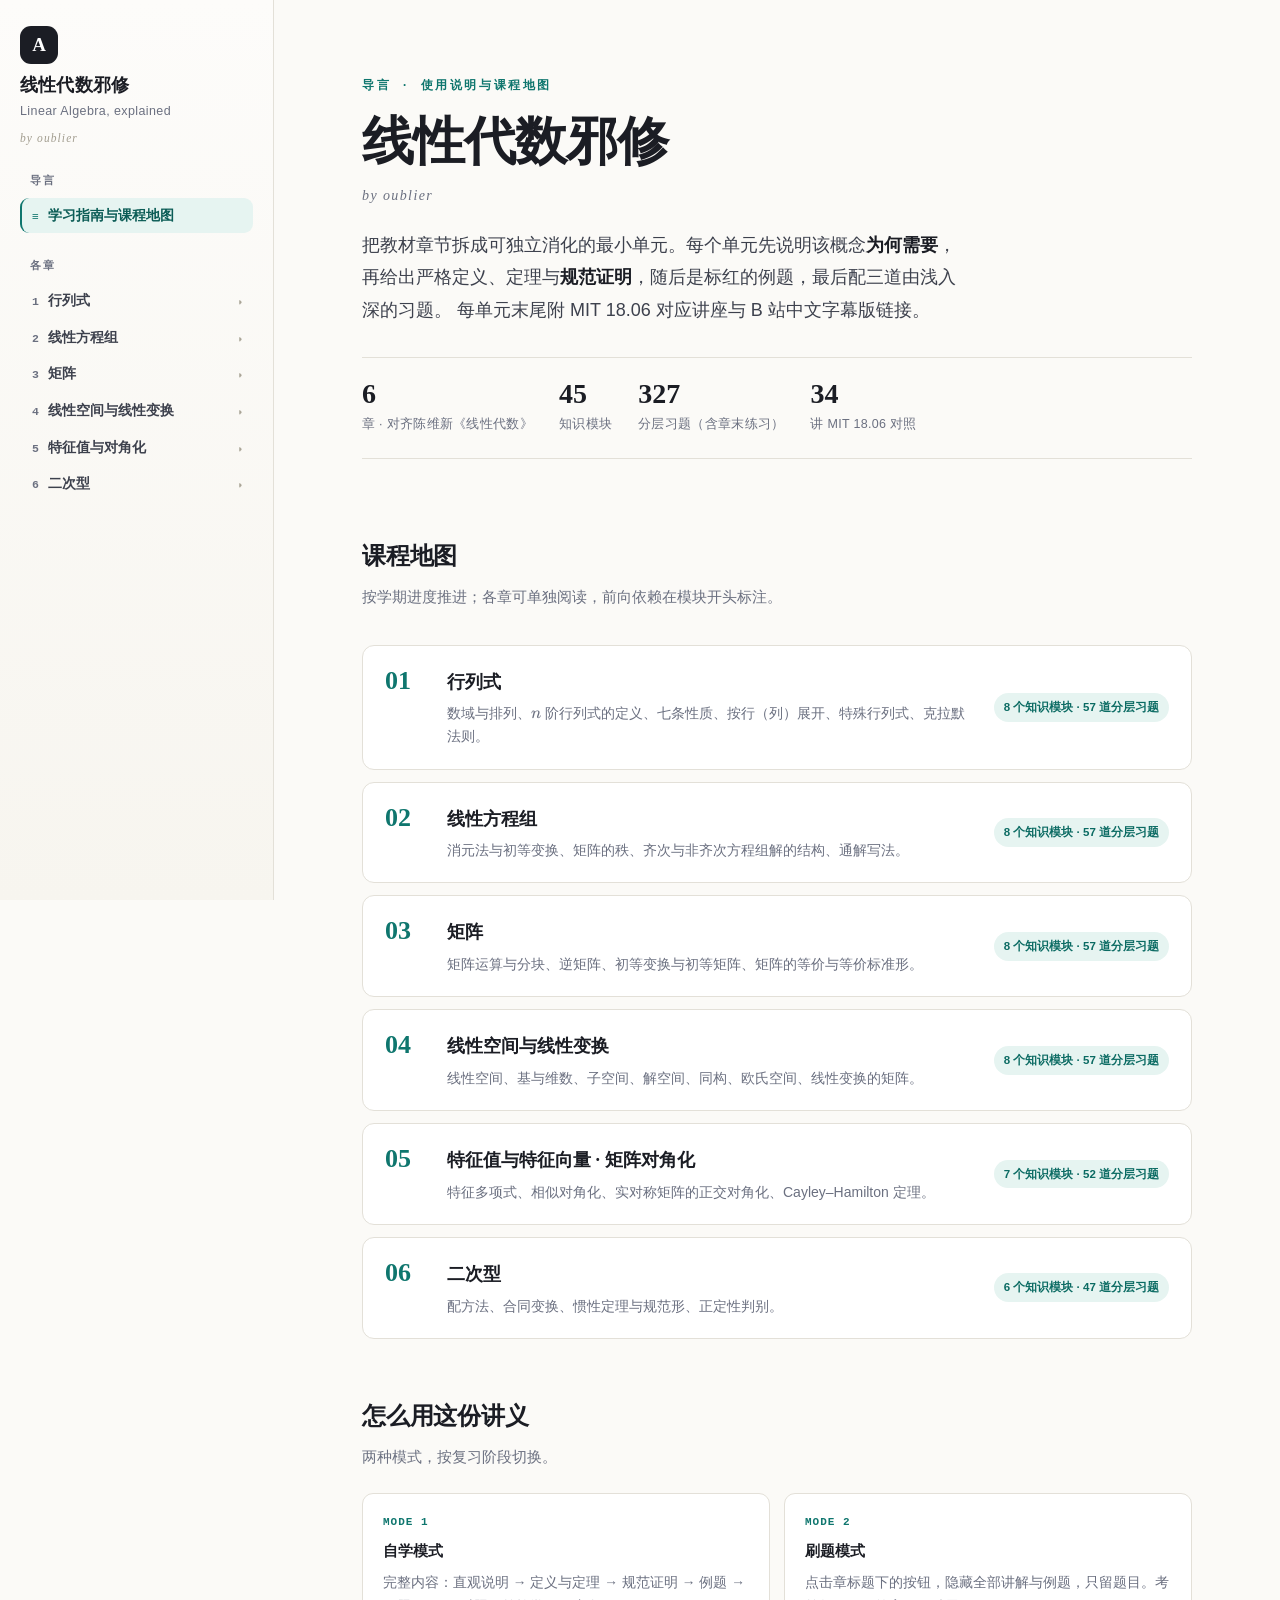
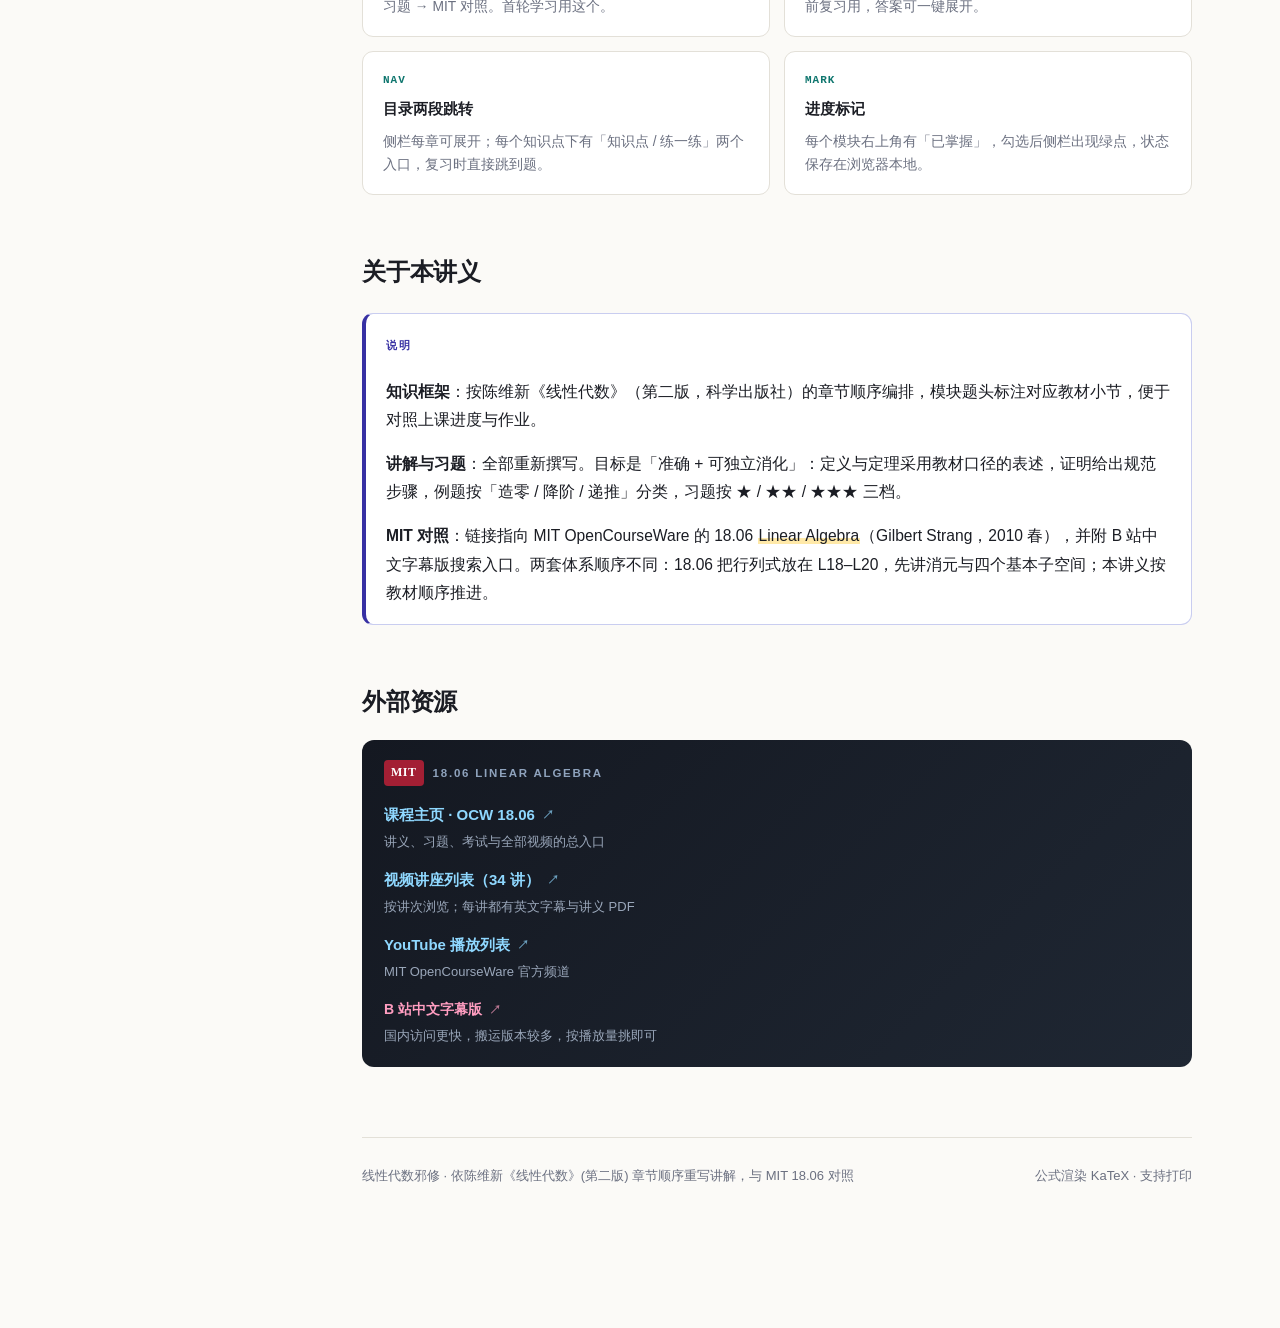
<file: index.html>
<!DOCTYPE html>
<html lang="zh-CN">
<head>
<meta charset="utf-8">
<meta name="viewport" content="width=device-width,initial-scale=1">
<title>导言 · 线性代数邪修</title>
<meta name="description" content="线性代数全书讲义：按教材章节拆解知识点，配通俗讲解、规范证明、分层习题与 MIT 18.06 对照。">
<link rel="stylesheet" href="assets/katex/katex.min.css">
<link rel="stylesheet" href="assets/style.css">
</head>
<body data-page="index">
<div class="topbar"><div class="topbar__bar" id="readbar"></div></div>
<div class="mobilebar">
  <button id="menuBtn">目录</button>
  <span class="mobilebar__title">导言</span>
</div>
<div class="scrim" id="scrim"></div>
<div class="shell">
<aside class="sidebar" id="sidebar">
  <a class="brand" href="index.html">
    <span class="brand__mark">A</span>
    <div class="brand__name">线性代数邪修</div>
    <div class="brand__sub">Linear Algebra, explained</div>
    <div class="brand__by">by oublier</div>
  </a>
  <div class="navlabel">导言</div>
  <ul class="navlist">
    <li><a href="index.html" class="active"><span class="n">≡</span><span>学习指南与课程地图</span></a></li>
  </ul>
  <div class="navlabel">各章</div>
  <ul class="navlist chaps">
    <li class="chapgroup"><a class="chapgroup__t" href="ch1.html"><span class="n">1</span><span>行列式</span><span class="caret">▾</span></a><div class="chapgroup__b"><a href="ch1.html#m0" data-target="m0"><span class="n">00</span><span>行列式的引入</span><span class="dot"></span></a><div class="navsub"><a href="ch1.html#m0">知识点</a><a href="ch1.html#ex-m0" class="jump">练一练</a></div><a href="ch1.html#m1" data-target="m1"><span class="n">01</span><span>数域</span><span class="dot"></span></a><div class="navsub"><a href="ch1.html#m1">知识点</a><a href="ch1.html#ex-m1" class="jump">练一练</a></div><a href="ch1.html#m2" data-target="m2"><span class="n">02</span><span>排列与逆序数</span><span class="dot"></span></a><div class="navsub"><a href="ch1.html#m2">知识点</a><a href="ch1.html#ex-m2" class="jump">练一练</a></div><a href="ch1.html#m3" data-target="m3"><span class="n">03</span><span>$n$ 阶行列式</span><span class="dot"></span></a><div class="navsub"><a href="ch1.html#m3">知识点</a><a href="ch1.html#ex-m3" class="jump">练一练</a></div><a href="ch1.html#m4" data-target="m4"><span class="n">04</span><span>行列式的性质</span><span class="dot"></span></a><div class="navsub"><a href="ch1.html#m4">知识点</a><a href="ch1.html#ex-m4" class="jump">练一练</a></div><a href="ch1.html#m5" data-target="m5"><span class="n">05</span><span>按行（列）展开</span><span class="dot"></span></a><div class="navsub"><a href="ch1.html#m5">知识点</a><a href="ch1.html#ex-m5" class="jump">练一练</a></div><a href="ch1.html#m6" data-target="m6"><span class="n">06</span><span>九类速算</span><span class="dot"></span></a><div class="navsub"><a href="ch1.html#m6">知识点</a><a href="ch1.html#ex-m6" class="jump">练一练</a></div><a href="ch1.html#m7" data-target="m7"><span class="n">07</span><span>克拉默法则</span><span class="dot"></span></a><div class="navsub"><a href="ch1.html#m7">知识点</a><a href="ch1.html#ex-m7" class="jump">练一练</a></div><a href="ch1.html#exam"><span class="n">★</span><span>巩固练习</span></a></div></li><li class="chapgroup"><a class="chapgroup__t" href="ch2.html"><span class="n">2</span><span>线性方程组</span><span class="caret">▾</span></a><div class="chapgroup__b"><a href="ch2.html#m0" data-target="m0"><span class="n">00</span><span>方程组的几何意义</span><span class="dot"></span></a><div class="navsub"><a href="ch2.html#m0">知识点</a><a href="ch2.html#ex-m0" class="jump">练一练</a></div><a href="ch2.html#m1" data-target="m1"><span class="n">01</span><span>高斯消元法</span><span class="dot"></span></a><div class="navsub"><a href="ch2.html#m1">知识点</a><a href="ch2.html#ex-m1" class="jump">练一练</a></div><a href="ch2.html#m2" data-target="m2"><span class="n">02</span><span>初等行变换与阶梯形</span><span class="dot"></span></a><div class="navsub"><a href="ch2.html#m2">知识点</a><a href="ch2.html#ex-m2" class="jump">练一练</a></div><a href="ch2.html#m3" data-target="m3"><span class="n">03</span><span>矩阵的秩</span><span class="dot"></span></a><div class="navsub"><a href="ch2.html#m3">知识点</a><a href="ch2.html#ex-m3" class="jump">练一练</a></div><a href="ch2.html#m4" data-target="m4"><span class="n">04</span><span>方程组解的判定</span><span class="dot"></span></a><div class="navsub"><a href="ch2.html#m4">知识点</a><a href="ch2.html#ex-m4" class="jump">练一练</a></div><a href="ch2.html#m5" data-target="m5"><span class="n">05</span><span>齐次方程组</span><span class="dot"></span></a><div class="navsub"><a href="ch2.html#m5">知识点</a><a href="ch2.html#ex-m5" class="jump">练一练</a></div><a href="ch2.html#m6" data-target="m6"><span class="n">06</span><span>非齐次解的结构</span><span class="dot"></span></a><div class="navsub"><a href="ch2.html#m6">知识点</a><a href="ch2.html#ex-m6" class="jump">练一练</a></div><a href="ch2.html#m7" data-target="m7"><span class="n">07</span><span>方法与典型题</span><span class="dot"></span></a><div class="navsub"><a href="ch2.html#m7">知识点</a><a href="ch2.html#ex-m7" class="jump">练一练</a></div><a href="ch2.html#exam"><span class="n">★</span><span>巩固练习</span></a></div></li><li class="chapgroup"><a class="chapgroup__t" href="ch3.html"><span class="n">3</span><span>矩阵</span><span class="caret">▾</span></a><div class="chapgroup__b"><a href="ch3.html#m0" data-target="m0"><span class="n">00</span><span>矩阵与线性运算</span><span class="dot"></span></a><div class="navsub"><a href="ch3.html#m0">知识点</a><a href="ch3.html#ex-m0" class="jump">练一练</a></div><a href="ch3.html#m1" data-target="m1"><span class="n">01</span><span>矩阵乘法</span><span class="dot"></span></a><div class="navsub"><a href="ch3.html#m1">知识点</a><a href="ch3.html#ex-m1" class="jump">练一练</a></div><a href="ch3.html#m2" data-target="m2"><span class="n">02</span><span>转置与对称</span><span class="dot"></span></a><div class="navsub"><a href="ch3.html#m2">知识点</a><a href="ch3.html#ex-m2" class="jump">练一练</a></div><a href="ch3.html#m3" data-target="m3"><span class="n">03</span><span>逆矩阵</span><span class="dot"></span></a><div class="navsub"><a href="ch3.html#m3">知识点</a><a href="ch3.html#ex-m3" class="jump">练一练</a></div><a href="ch3.html#m4" data-target="m4"><span class="n">04</span><span>分块矩阵</span><span class="dot"></span></a><div class="navsub"><a href="ch3.html#m4">知识点</a><a href="ch3.html#ex-m4" class="jump">练一练</a></div><a href="ch3.html#m5" data-target="m5"><span class="n">05</span><span>初等变换与初等矩阵</span><span class="dot"></span></a><div class="navsub"><a href="ch3.html#m5">知识点</a><a href="ch3.html#ex-m5" class="jump">练一练</a></div><a href="ch3.html#m6" data-target="m6"><span class="n">06</span><span>等价与标准形</span><span class="dot"></span></a><div class="navsub"><a href="ch3.html#m6">知识点</a><a href="ch3.html#ex-m6" class="jump">练一练</a></div><a href="ch3.html#m7" data-target="m7"><span class="n">07</span><span>方法与典型题</span><span class="dot"></span></a><div class="navsub"><a href="ch3.html#m7">知识点</a><a href="ch3.html#ex-m7" class="jump">练一练</a></div><a href="ch3.html#exam"><span class="n">★</span><span>巩固练习</span></a></div></li><li class="chapgroup"><a class="chapgroup__t" href="ch4.html"><span class="n">4</span><span>线性空间与线性变换</span><span class="caret">▾</span></a><div class="chapgroup__b"><a href="ch4.html#m0" data-target="m0"><span class="n">00</span><span>线性空间定义</span><span class="dot"></span></a><div class="navsub"><a href="ch4.html#m0">知识点</a><a href="ch4.html#ex-m0" class="jump">练一练</a></div><a href="ch4.html#m1" data-target="m1"><span class="n">01</span><span>线性相关与无关</span><span class="dot"></span></a><div class="navsub"><a href="ch4.html#m1">知识点</a><a href="ch4.html#ex-m1" class="jump">练一练</a></div><a href="ch4.html#m2" data-target="m2"><span class="n">02</span><span>极大无关组</span><span class="dot"></span></a><div class="navsub"><a href="ch4.html#m2">知识点</a><a href="ch4.html#ex-m2" class="jump">练一练</a></div><a href="ch4.html#m3" data-target="m3"><span class="n">03</span><span>基与维数</span><span class="dot"></span></a><div class="navsub"><a href="ch4.html#m3">知识点</a><a href="ch4.html#ex-m3" class="jump">练一练</a></div><a href="ch4.html#m4" data-target="m4"><span class="n">04</span><span>子空间</span><span class="dot"></span></a><div class="navsub"><a href="ch4.html#m4">知识点</a><a href="ch4.html#ex-m4" class="jump">练一练</a></div><a href="ch4.html#m5" data-target="m5"><span class="n">05</span><span>解的结构</span><span class="dot"></span></a><div class="navsub"><a href="ch4.html#m5">知识点</a><a href="ch4.html#ex-m5" class="jump">练一练</a></div><a href="ch4.html#m6" data-target="m6"><span class="n">06</span><span>标准正交基</span><span class="dot"></span></a><div class="navsub"><a href="ch4.html#m6">知识点</a><a href="ch4.html#ex-m6" class="jump">练一练</a></div><a href="ch4.html#m7" data-target="m7"><span class="n">07</span><span>线性变换与矩阵</span><span class="dot"></span></a><div class="navsub"><a href="ch4.html#m7">知识点</a><a href="ch4.html#ex-m7" class="jump">练一练</a></div><a href="ch4.html#exam"><span class="n">★</span><span>巩固练习</span></a></div></li><li class="chapgroup"><a class="chapgroup__t" href="ch5.html"><span class="n">5</span><span>特征值与对角化</span><span class="caret">▾</span></a><div class="chapgroup__b"><a href="ch5.html#m0" data-target="m0"><span class="n">00</span><span>特征值与特征向量</span><span class="dot"></span></a><div class="navsub"><a href="ch5.html#m0">知识点</a><a href="ch5.html#ex-m0" class="jump">练一练</a></div><a href="ch5.html#m1" data-target="m1"><span class="n">01</span><span>特征多项式</span><span class="dot"></span></a><div class="navsub"><a href="ch5.html#m1">知识点</a><a href="ch5.html#ex-m1" class="jump">练一练</a></div><a href="ch5.html#m2" data-target="m2"><span class="n">02</span><span>相似矩阵</span><span class="dot"></span></a><div class="navsub"><a href="ch5.html#m2">知识点</a><a href="ch5.html#ex-m2" class="jump">练一练</a></div><a href="ch5.html#m3" data-target="m3"><span class="n">03</span><span>可对角化的条件</span><span class="dot"></span></a><div class="navsub"><a href="ch5.html#m3">知识点</a><a href="ch5.html#ex-m3" class="jump">练一练</a></div><a href="ch5.html#m4" data-target="m4"><span class="n">04</span><span>实对称正交对角化</span><span class="dot"></span></a><div class="navsub"><a href="ch5.html#m4">知识点</a><a href="ch5.html#ex-m4" class="jump">练一练</a></div><a href="ch5.html#m5" data-target="m5"><span class="n">05</span><span>特征值的应用</span><span class="dot"></span></a><div class="navsub"><a href="ch5.html#m5">知识点</a><a href="ch5.html#ex-m5" class="jump">练一练</a></div><a href="ch5.html#m6" data-target="m6"><span class="n">06</span><span>方法与典型题</span><span class="dot"></span></a><div class="navsub"><a href="ch5.html#m6">知识点</a><a href="ch5.html#ex-m6" class="jump">练一练</a></div><a href="ch5.html#exam"><span class="n">★</span><span>巩固练习</span></a></div></li><li class="chapgroup"><a class="chapgroup__t" href="ch6.html"><span class="n">6</span><span>二次型</span><span class="caret">▾</span></a><div class="chapgroup__b"><a href="ch6.html#m0" data-target="m0"><span class="n">00</span><span>二次型与矩阵</span><span class="dot"></span></a><div class="navsub"><a href="ch6.html#m0">知识点</a><a href="ch6.html#ex-m0" class="jump">练一练</a></div><a href="ch6.html#m1" data-target="m1"><span class="n">01</span><span>合同与标准形</span><span class="dot"></span></a><div class="navsub"><a href="ch6.html#m1">知识点</a><a href="ch6.html#ex-m1" class="jump">练一练</a></div><a href="ch6.html#m2" data-target="m2"><span class="n">02</span><span>配方法</span><span class="dot"></span></a><div class="navsub"><a href="ch6.html#m2">知识点</a><a href="ch6.html#ex-m2" class="jump">练一练</a></div><a href="ch6.html#m3" data-target="m3"><span class="n">03</span><span>惯性定理</span><span class="dot"></span></a><div class="navsub"><a href="ch6.html#m3">知识点</a><a href="ch6.html#ex-m3" class="jump">练一练</a></div><a href="ch6.html#m4" data-target="m4"><span class="n">04</span><span>正定二次型</span><span class="dot"></span></a><div class="navsub"><a href="ch6.html#m4">知识点</a><a href="ch6.html#ex-m4" class="jump">练一练</a></div><a href="ch6.html#m5" data-target="m5"><span class="n">05</span><span>方法与典型题</span><span class="dot"></span></a><div class="navsub"><a href="ch6.html#m5">知识点</a><a href="ch6.html#ex-m5" class="jump">练一练</a></div><a href="ch6.html#exam"><span class="n">★</span><span>巩固练习</span></a></div></li>
  </ul>
</aside>
<div class="main">
<div class="wrap">
<div class="warnbar" id="warnbar"></div>

<header class="hero">
  <div class="chaphead__kicker">导言 · 使用说明与课程地图</div>
  <h1>线性代数邪修</h1>
  <p class="byline">by oublier</p>
  <p class="hero__lead">
    把教材章节拆成可独立消化的最小单元。每个单元先说明该概念<strong>为何需要</strong>，
    再给出严格定义、定理与<strong>规范证明</strong>，随后是标红的例题，最后配三道由浅入深的习题。
    每单元末尾附 MIT 18.06 对应讲座与 B 站中文字幕版链接。
  </p>
  <div class="hero__stats">
    <div><div class="stat__n">6</div><div class="stat__l">章 · 对齐陈维新《线性代数》</div></div>
    <div><div class="stat__n">45</div><div class="stat__l">知识模块</div></div>
    <div><div class="stat__n">327</div><div class="stat__l">分层习题（含章末练习）</div></div>
    <div><div class="stat__n">34</div><div class="stat__l">讲 MIT 18.06 对照</div></div>
  </div>
</header>

<h2 class="sect-title" id="map">课程地图</h2>
<p class="sect-sub">按学期进度推进；各章可单独阅读，前向依赖在模块开头标注。</p>
<ul class="maplist"><a class="mapitem mapitem--live" href="ch1.html"><span class="mapitem__n">01</span><div class="mapitem__b"><div class="mapitem__t">行列式</div><div class="mapitem__d">数域与排列、$n$ 阶行列式的定义、七条性质、按行（列）展开、特殊行列式、克拉默法则。</div></div><span class="mapitem__tag">8 个知识模块 · 57 道分层习题</span></a><a class="mapitem mapitem--live" href="ch2.html"><span class="mapitem__n">02</span><div class="mapitem__b"><div class="mapitem__t">线性方程组</div><div class="mapitem__d">消元法与初等变换、矩阵的秩、齐次与非齐次方程组解的结构、通解写法。</div></div><span class="mapitem__tag">8 个知识模块 · 57 道分层习题</span></a><a class="mapitem mapitem--live" href="ch3.html"><span class="mapitem__n">03</span><div class="mapitem__b"><div class="mapitem__t">矩阵</div><div class="mapitem__d">矩阵运算与分块、逆矩阵、初等变换与初等矩阵、矩阵的等价与等价标准形。</div></div><span class="mapitem__tag">8 个知识模块 · 57 道分层习题</span></a><a class="mapitem mapitem--live" href="ch4.html"><span class="mapitem__n">04</span><div class="mapitem__b"><div class="mapitem__t">线性空间与线性变换</div><div class="mapitem__d">线性空间、基与维数、子空间、解空间、同构、欧氏空间、线性变换的矩阵。</div></div><span class="mapitem__tag">8 个知识模块 · 57 道分层习题</span></a><a class="mapitem mapitem--live" href="ch5.html"><span class="mapitem__n">05</span><div class="mapitem__b"><div class="mapitem__t">特征值与特征向量 · 矩阵对角化</div><div class="mapitem__d">特征多项式、相似对角化、实对称矩阵的正交对角化、Cayley–Hamilton 定理。</div></div><span class="mapitem__tag">7 个知识模块 · 52 道分层习题</span></a><a class="mapitem mapitem--live" href="ch6.html"><span class="mapitem__n">06</span><div class="mapitem__b"><div class="mapitem__t">二次型</div><div class="mapitem__d">配方法、合同变换、惯性定理与规范形、正定性判别。</div></div><span class="mapitem__tag">6 个知识模块 · 47 道分层习题</span></a></ul>

<h2 class="sect-title" id="howto">怎么用这份讲义</h2>
<p class="sect-sub">两种模式，按复习阶段切换。</p>
<div class="howto">
  <div class="howto__c">
    <span class="k">MODE 1</span>
    <h4>自学模式</h4>
    <p>完整内容：直观说明 → 定义与定理 → 规范证明 → 例题 → 习题 → MIT 对照。首轮学习用这个。</p>
  </div>
  <div class="howto__c">
    <span class="k">MODE 2</span>
    <h4>刷题模式</h4>
    <p>点击章标题下的按钮，隐藏全部讲解与例题，只留题目。考前复习用，答案可一键展开。</p>
  </div>
  <div class="howto__c">
    <span class="k">NAV</span>
    <h4>目录两段跳转</h4>
    <p>侧栏每章可展开；每个知识点下有「知识点 / 练一练」两个入口，复习时直接跳到题。</p>
  </div>
  <div class="howto__c">
    <span class="k">MARK</span>
    <h4>进度标记</h4>
    <p>每个模块右上角有「已掌握」，勾选后侧栏出现绿点，状态保存在浏览器本地。</p>
  </div>
</div>

<h2 class="sect-title" id="about">关于本讲义</h2>
<div class="box box--def" style="margin-top:18px">
  <span class="box__tag">说明</span>
  <p><strong>知识框架</strong>：按陈维新《线性代数》（第二版，科学出版社）的章节顺序编排，模块题头标注对应教材小节，便于对照上课进度与作业。</p>
  <p><strong>讲解与习题</strong>：全部重新撰写。目标是「准确 + 可独立消化」：定义与定理采用教材口径的表述，证明给出规范步骤，例题按「造零 / 降阶 / 递推」分类，习题按 ★ / ★★ / ★★★ 三档。</p>
  <p><strong>MIT 对照</strong>：链接指向 MIT OpenCourseWare 的 18.06 <em>Linear Algebra</em>（Gilbert Strang，2010 春），并附 B 站中文字幕版搜索入口。两套体系顺序不同：18.06 把行列式放在 L18–L20，先讲消元与四个基本子空间；本讲义按教材顺序推进。</p>
</div>

<h2 class="sect-title" id="res">外部资源</h2>
<div class="mit" style="margin-top:16px">
  <div class="mit__head"><span class="mit__logo">MIT</span>18.06 Linear Algebra</div>
  <ul>
    <li><a href="https://ocw.mit.edu/courses/18-06-linear-algebra-spring-2010/" target="_blank" rel="noopener">课程主页 · OCW 18.06</a>
        <span class="note">讲义、习题、考试与全部视频的总入口</span></li>
    <li><a href="https://ocw.mit.edu/courses/18-06-linear-algebra-spring-2010/video_galleries/video-lectures/" target="_blank" rel="noopener">视频讲座列表（34 讲）</a>
        <span class="note">按讲次浏览；每讲都有英文字幕与讲义 PDF</span></li>
    <li><a href="https://www.youtube.com/playlist?list=PLE7DDD91010BC51F8" target="_blank" rel="noopener">YouTube 播放列表</a>
        <span class="note">MIT OpenCourseWare 官方频道</span></li>
    <li class="bili"><a href="https://search.bilibili.com/all?keyword=MIT%2018.06%20%E7%BA%BF%E6%80%A7%E4%BB%A3%E6%95%B0" target="_blank" rel="noopener">B 站中文字幕版</a>
        <span class="note">国内访问更快，搬运版本较多，按播放量挑即可</span></li>
  </ul>
</div>

<div class="foot">
  <span>线性代数邪修 · 依陈维新《线性代数》(第二版) 章节顺序重写讲解，与 MIT 18.06 对照</span>
  <span>公式渲染 KaTeX · 支持打印</span>
</div>
</div>
</div>
</div>
<script src="assets/app.js"></script>
</body>
</html>
</file>
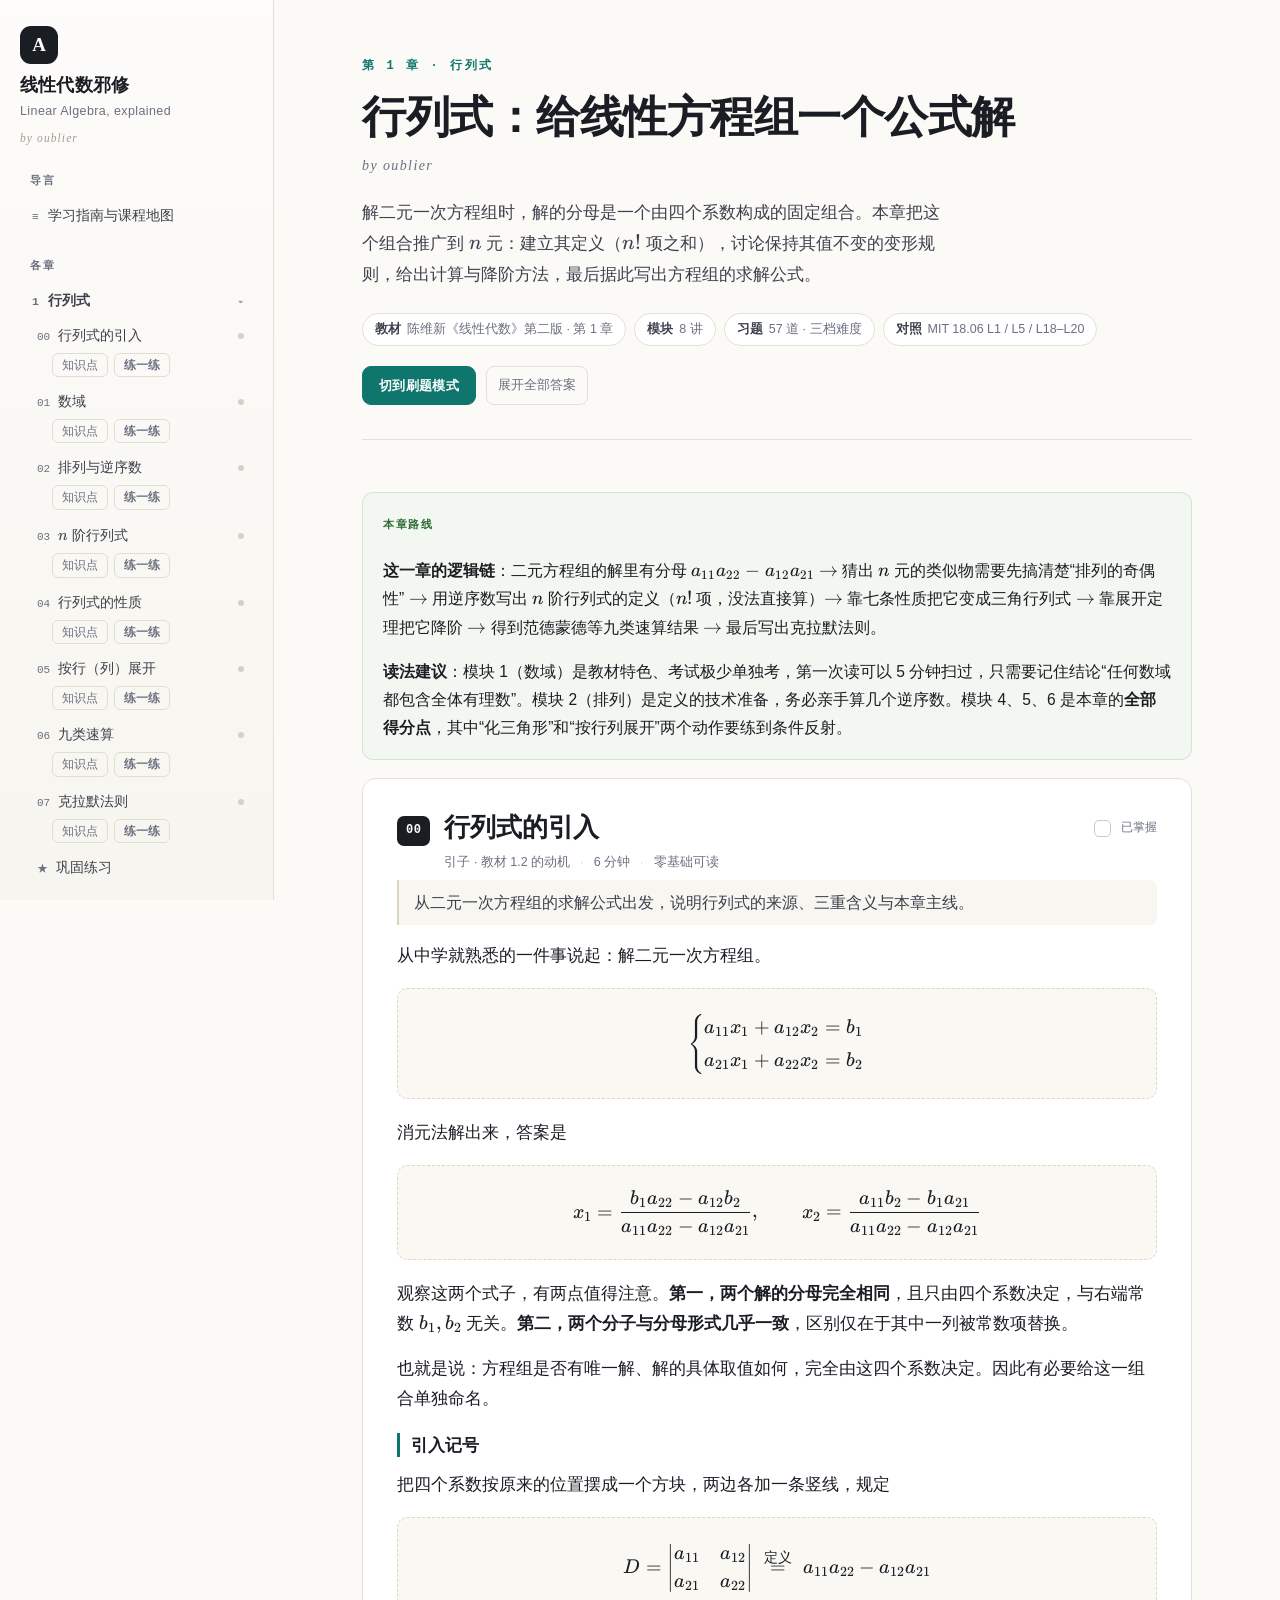
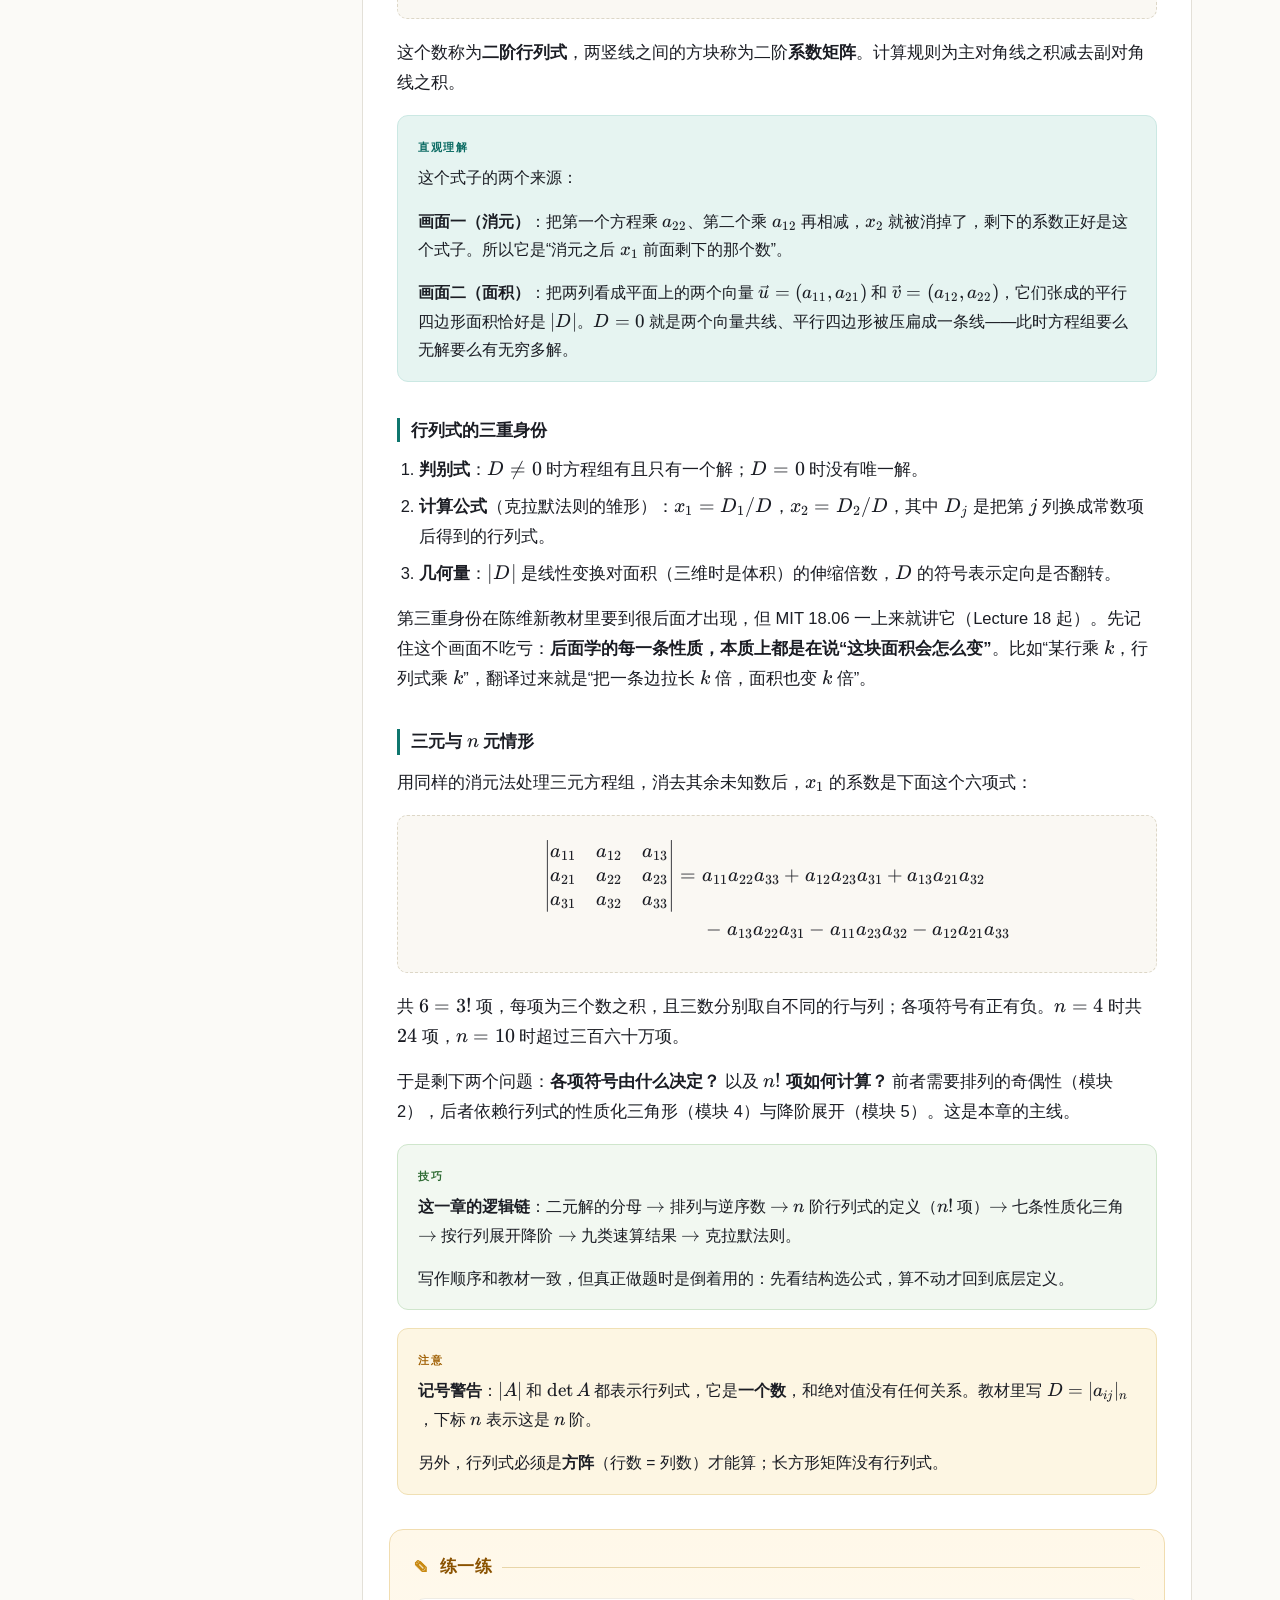
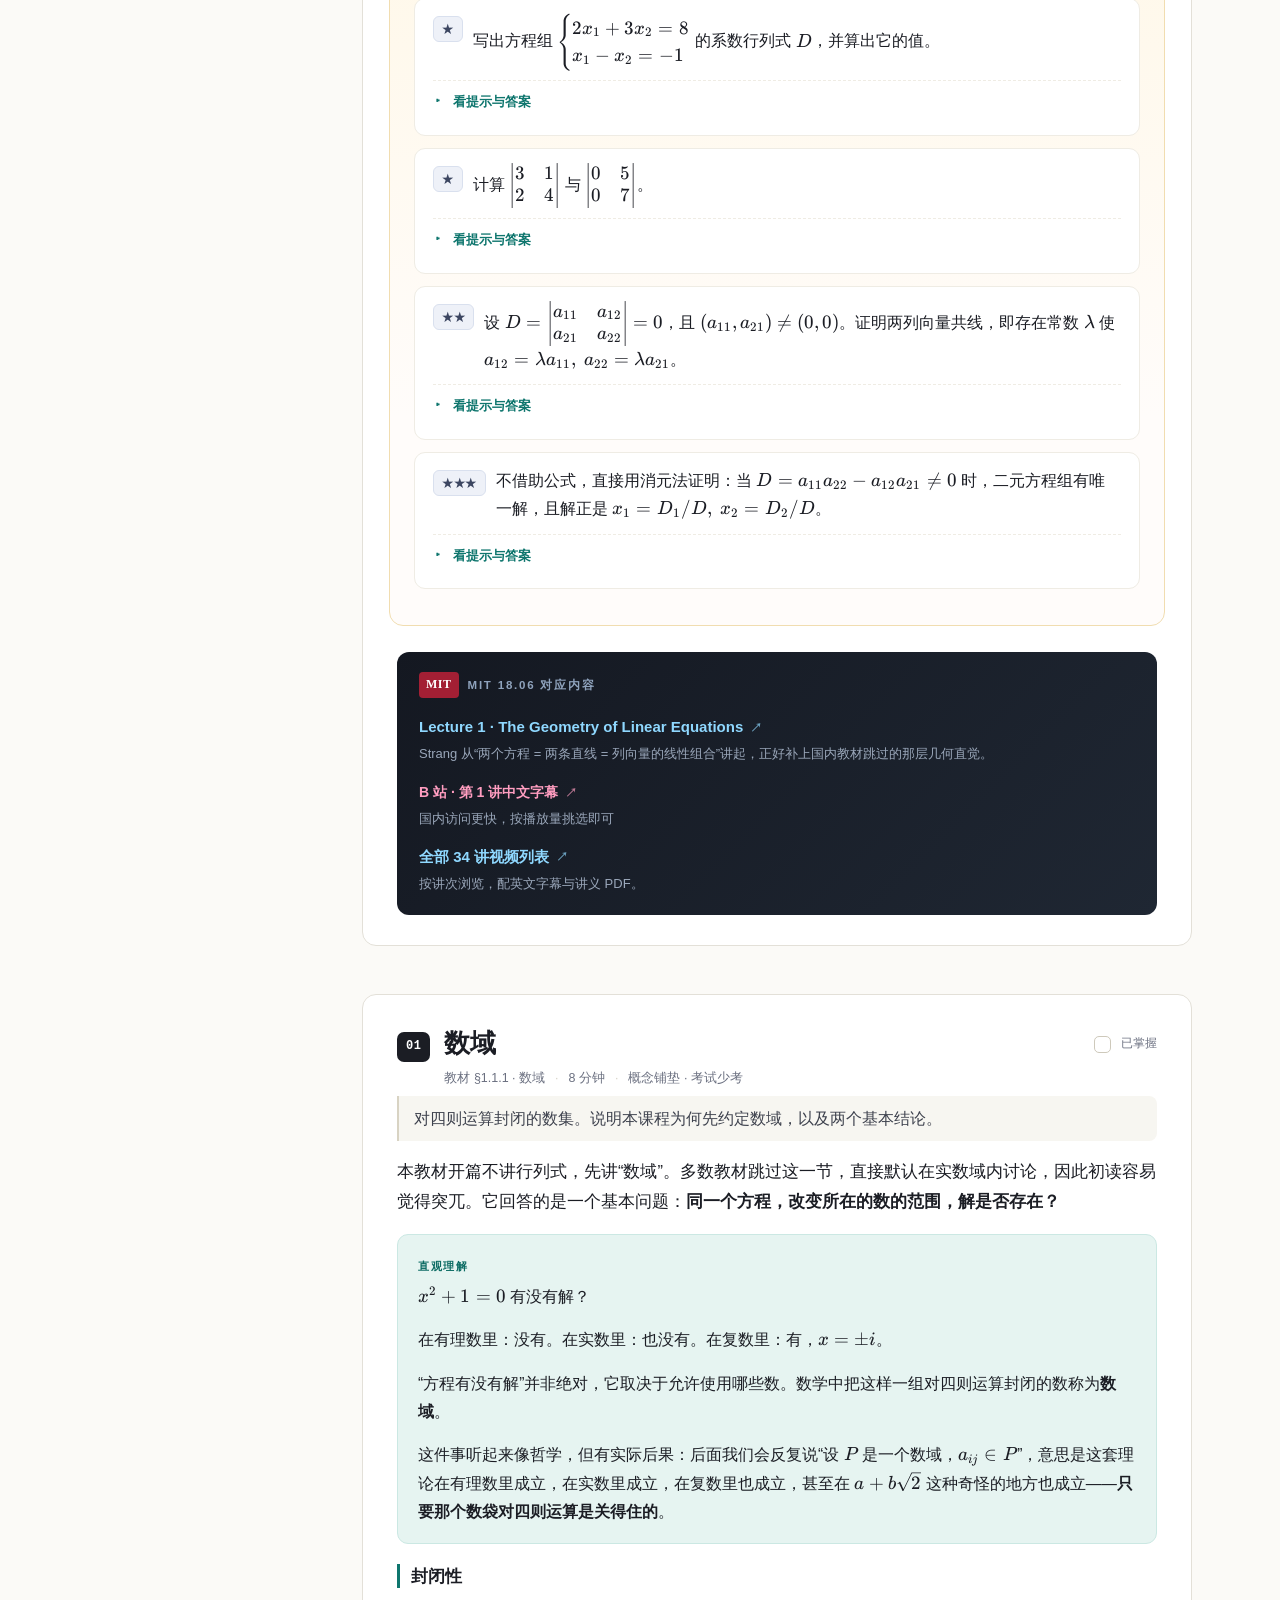
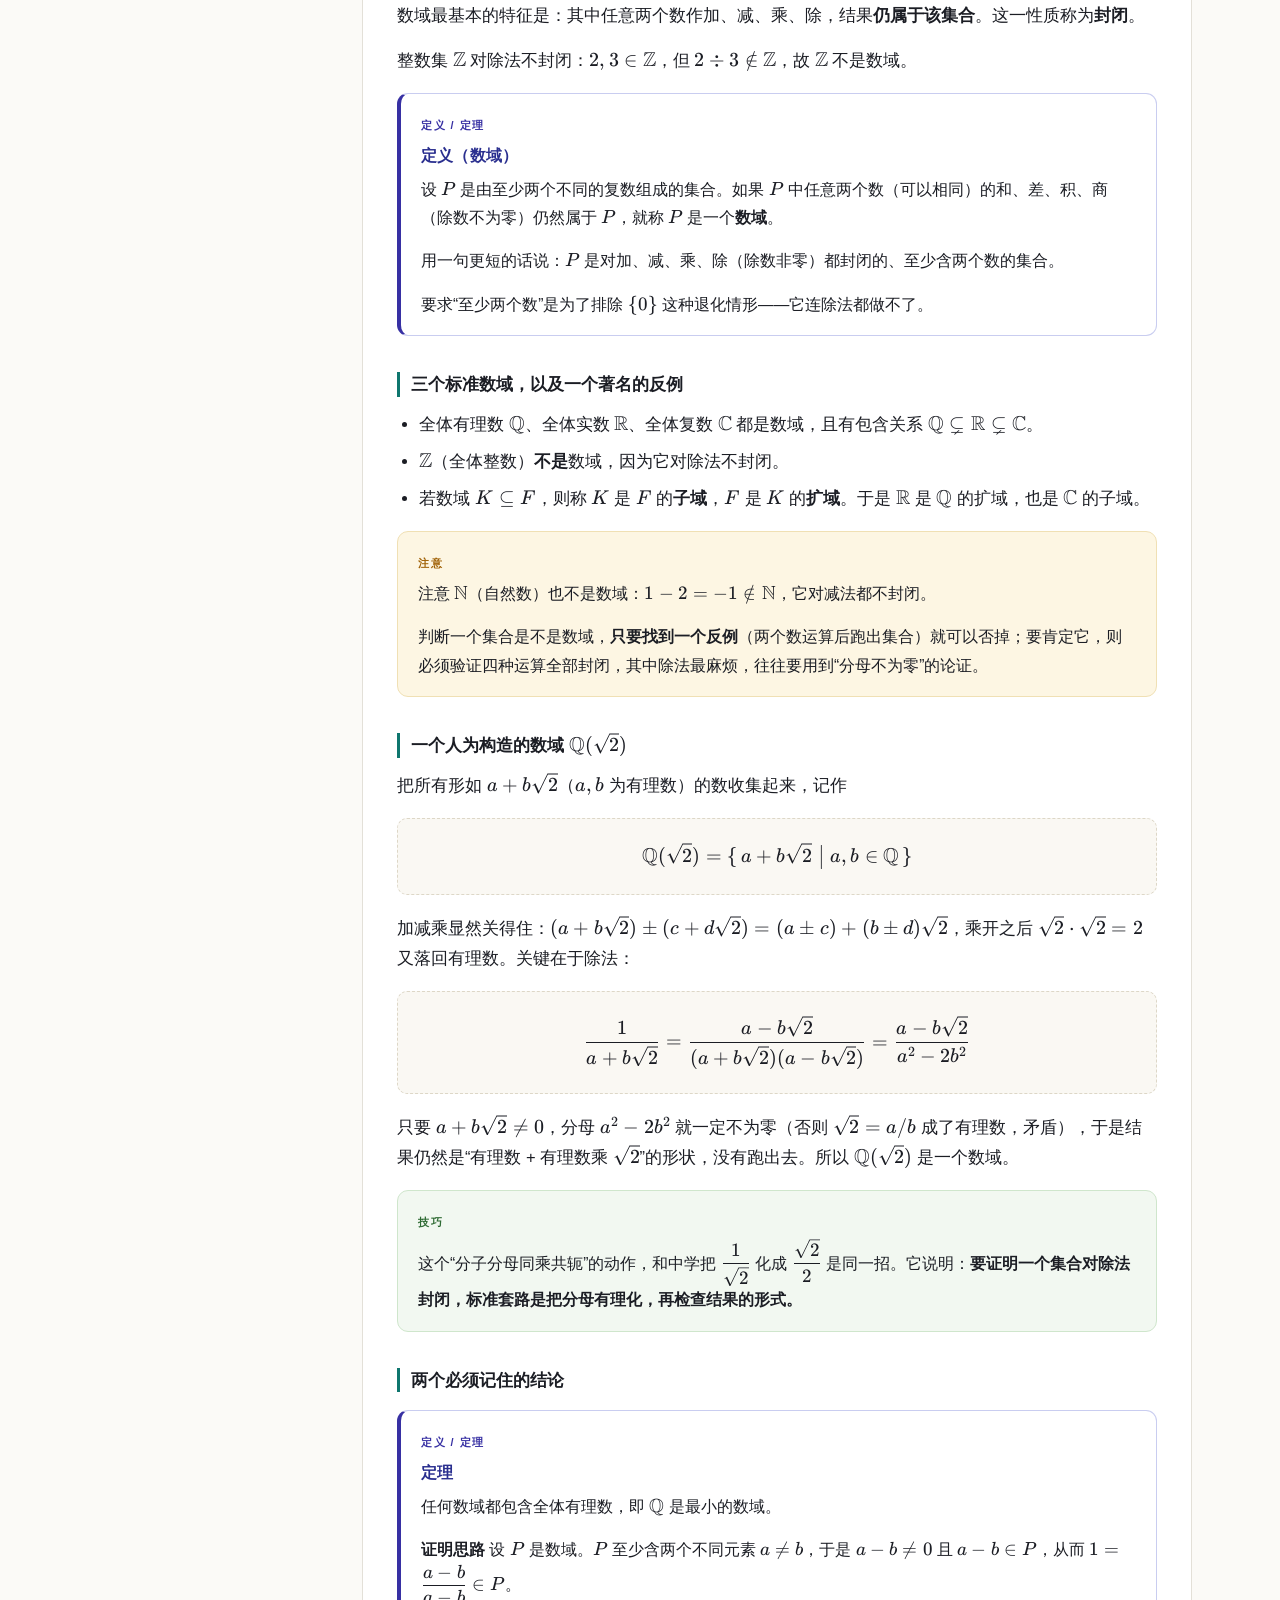
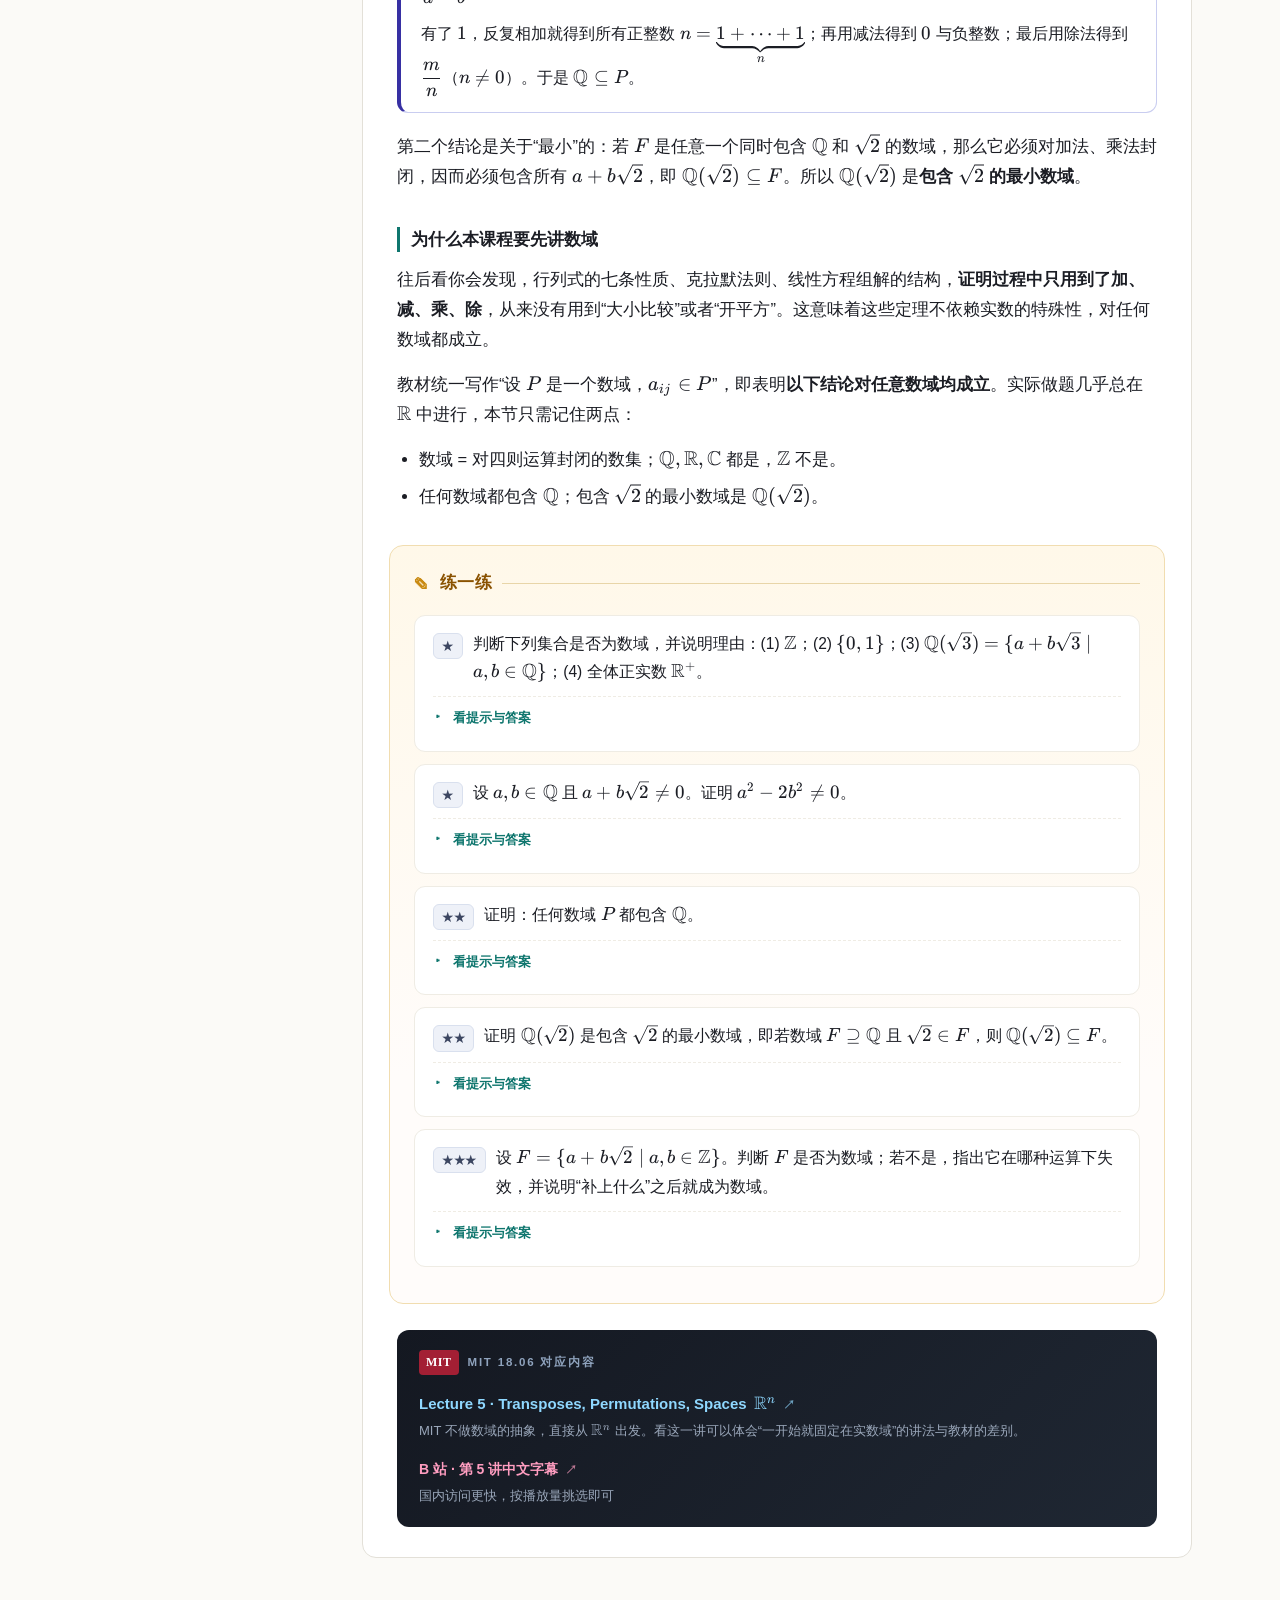
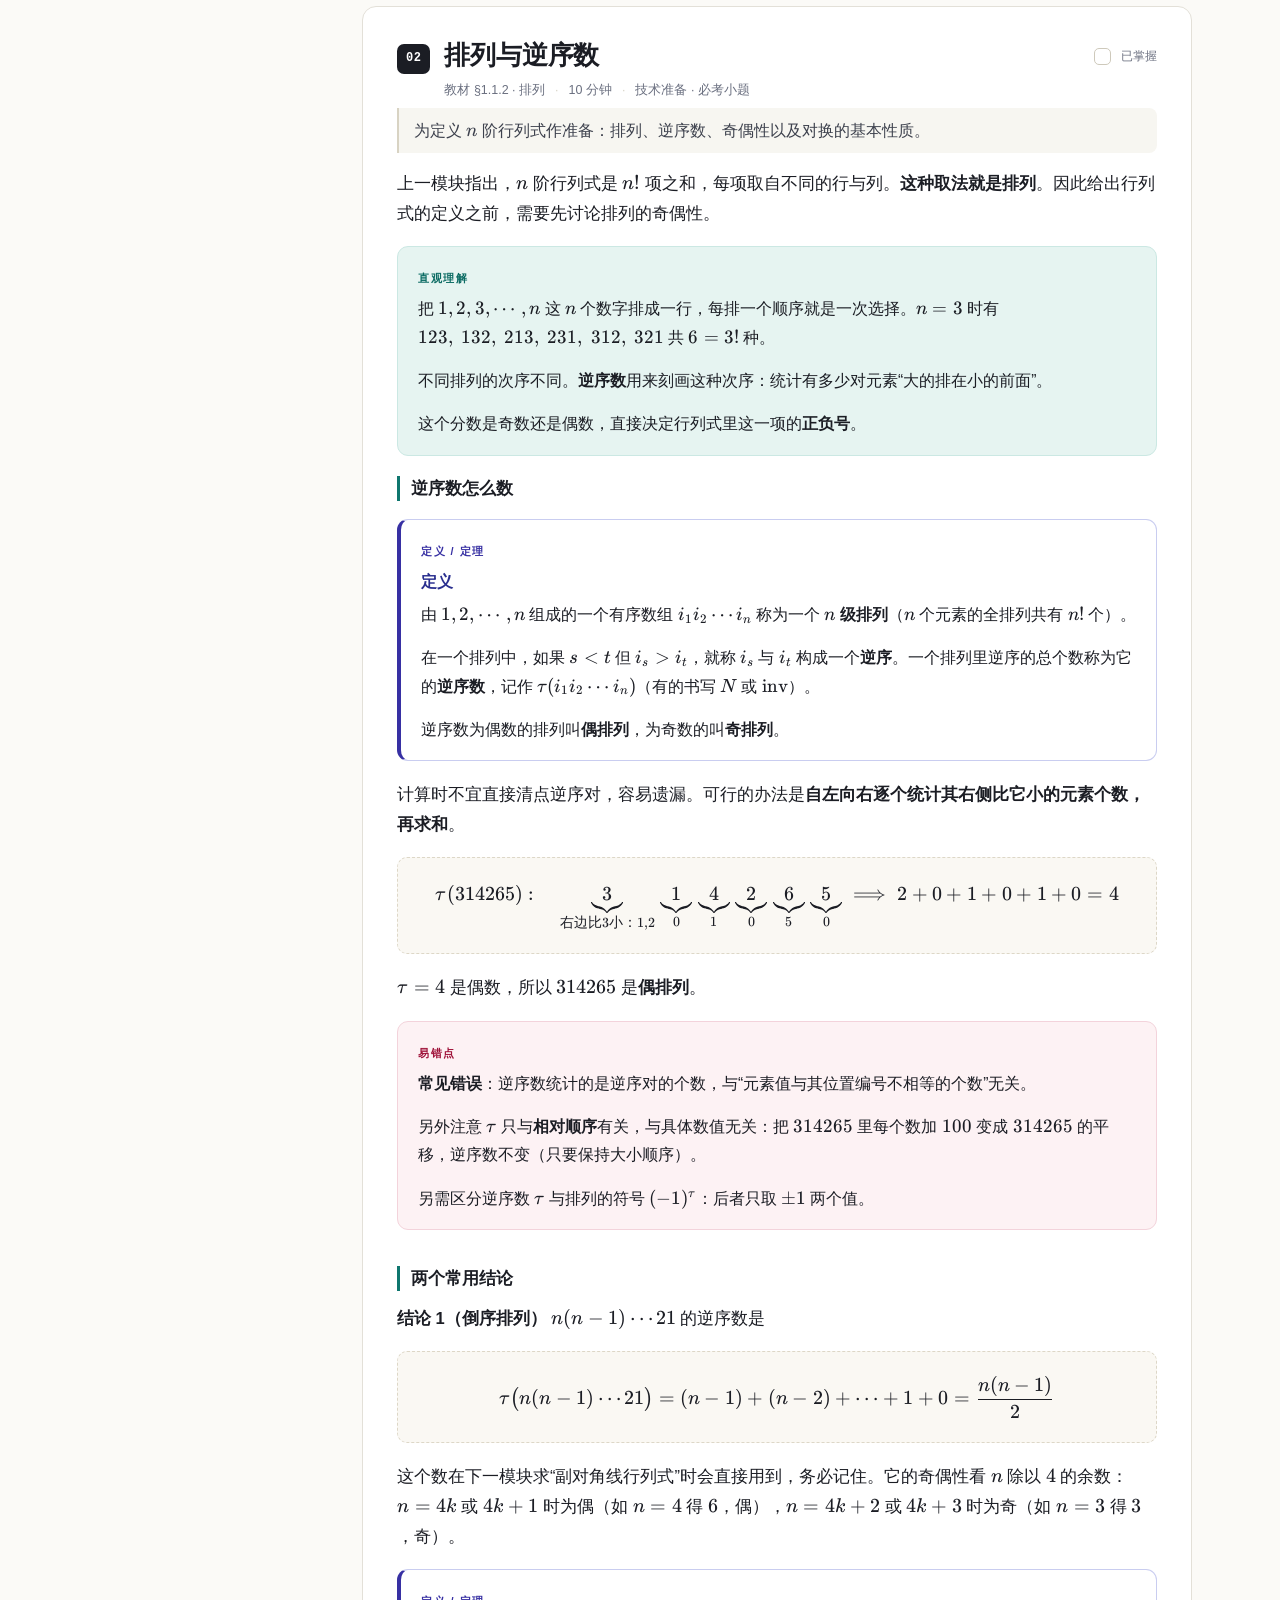
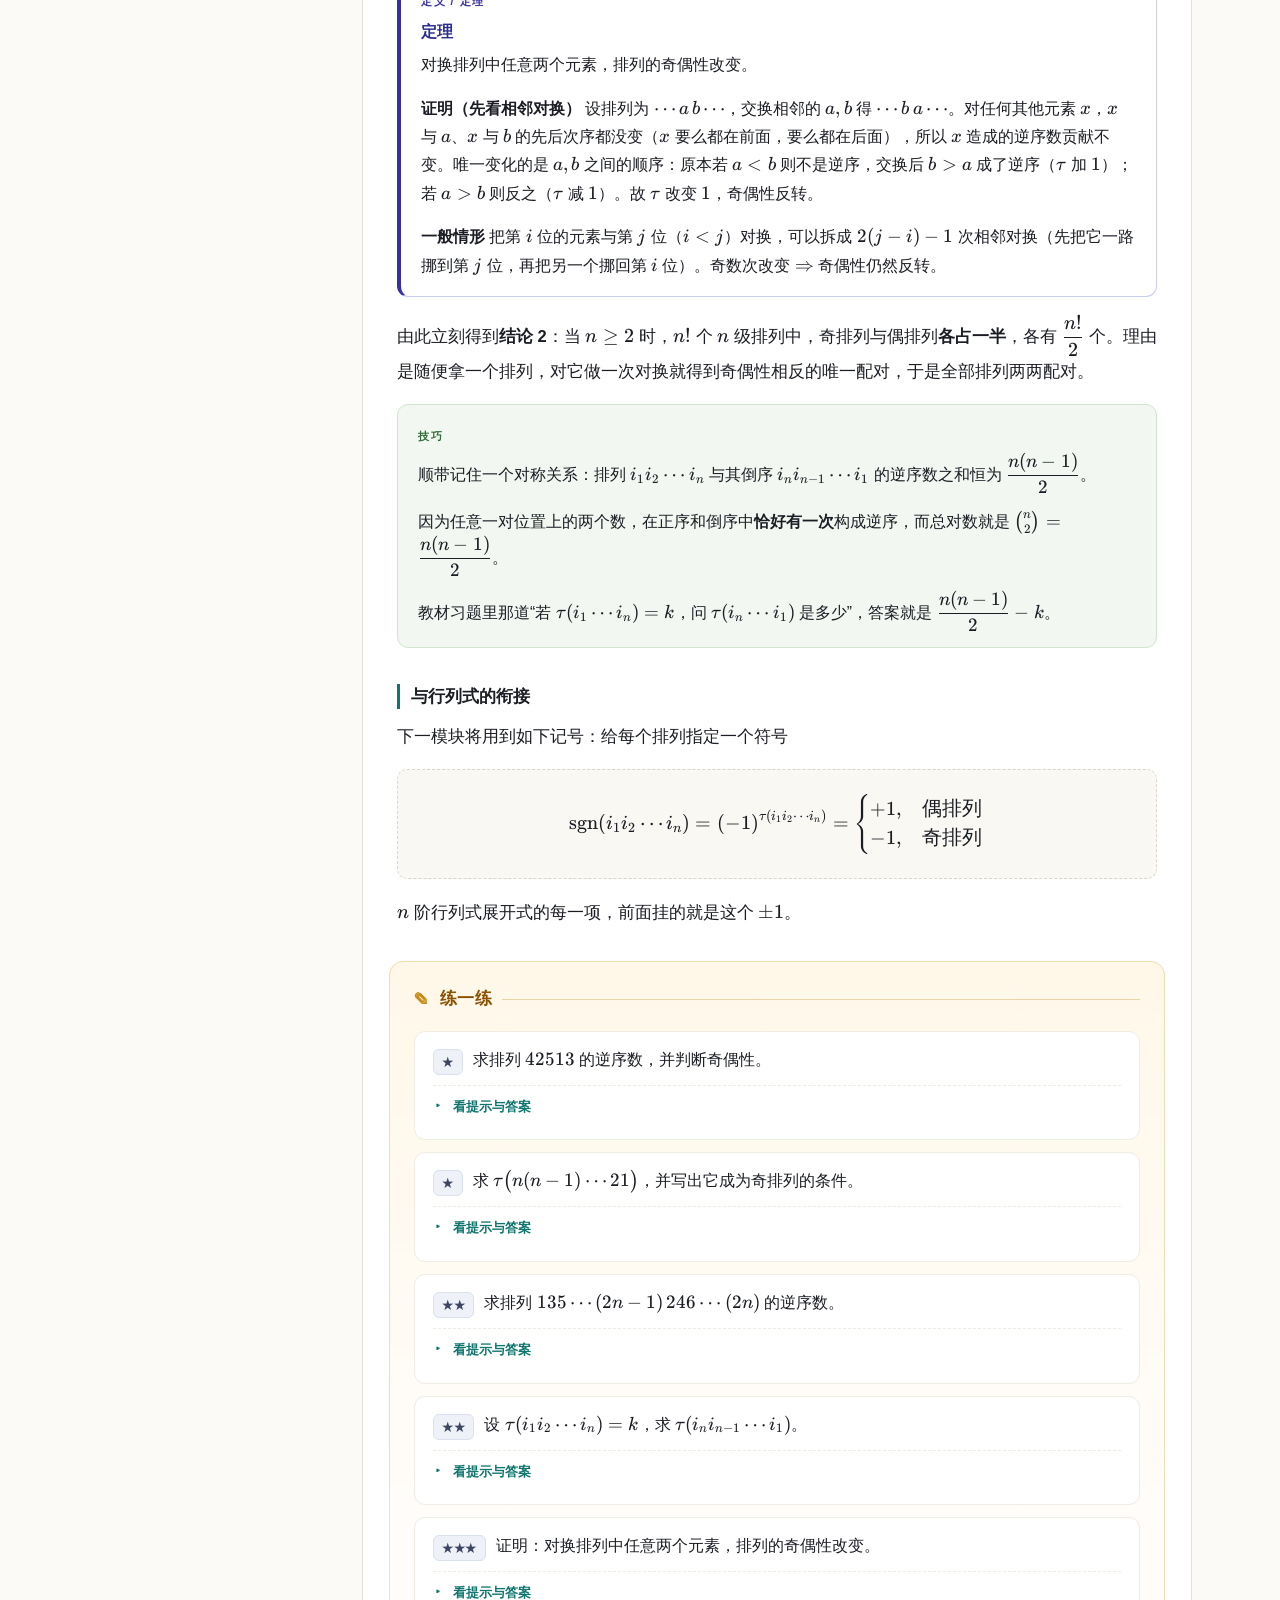
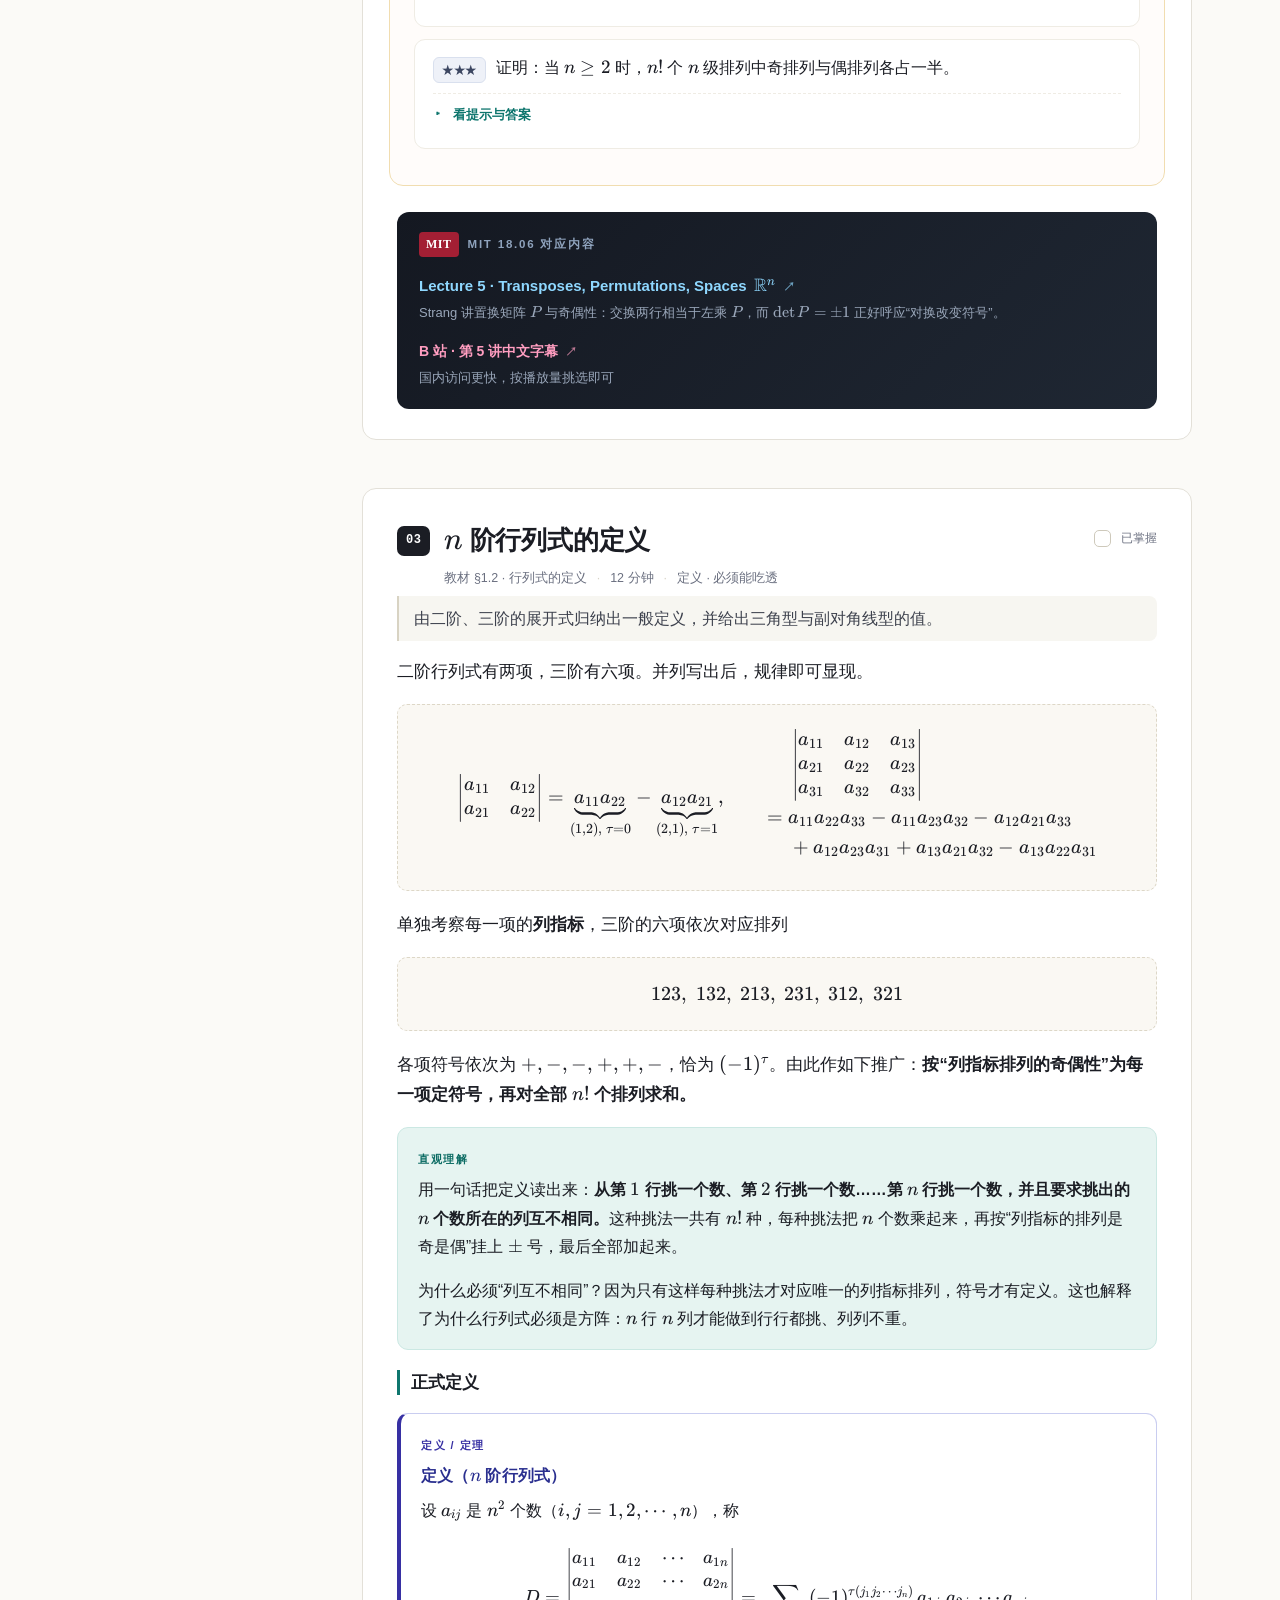
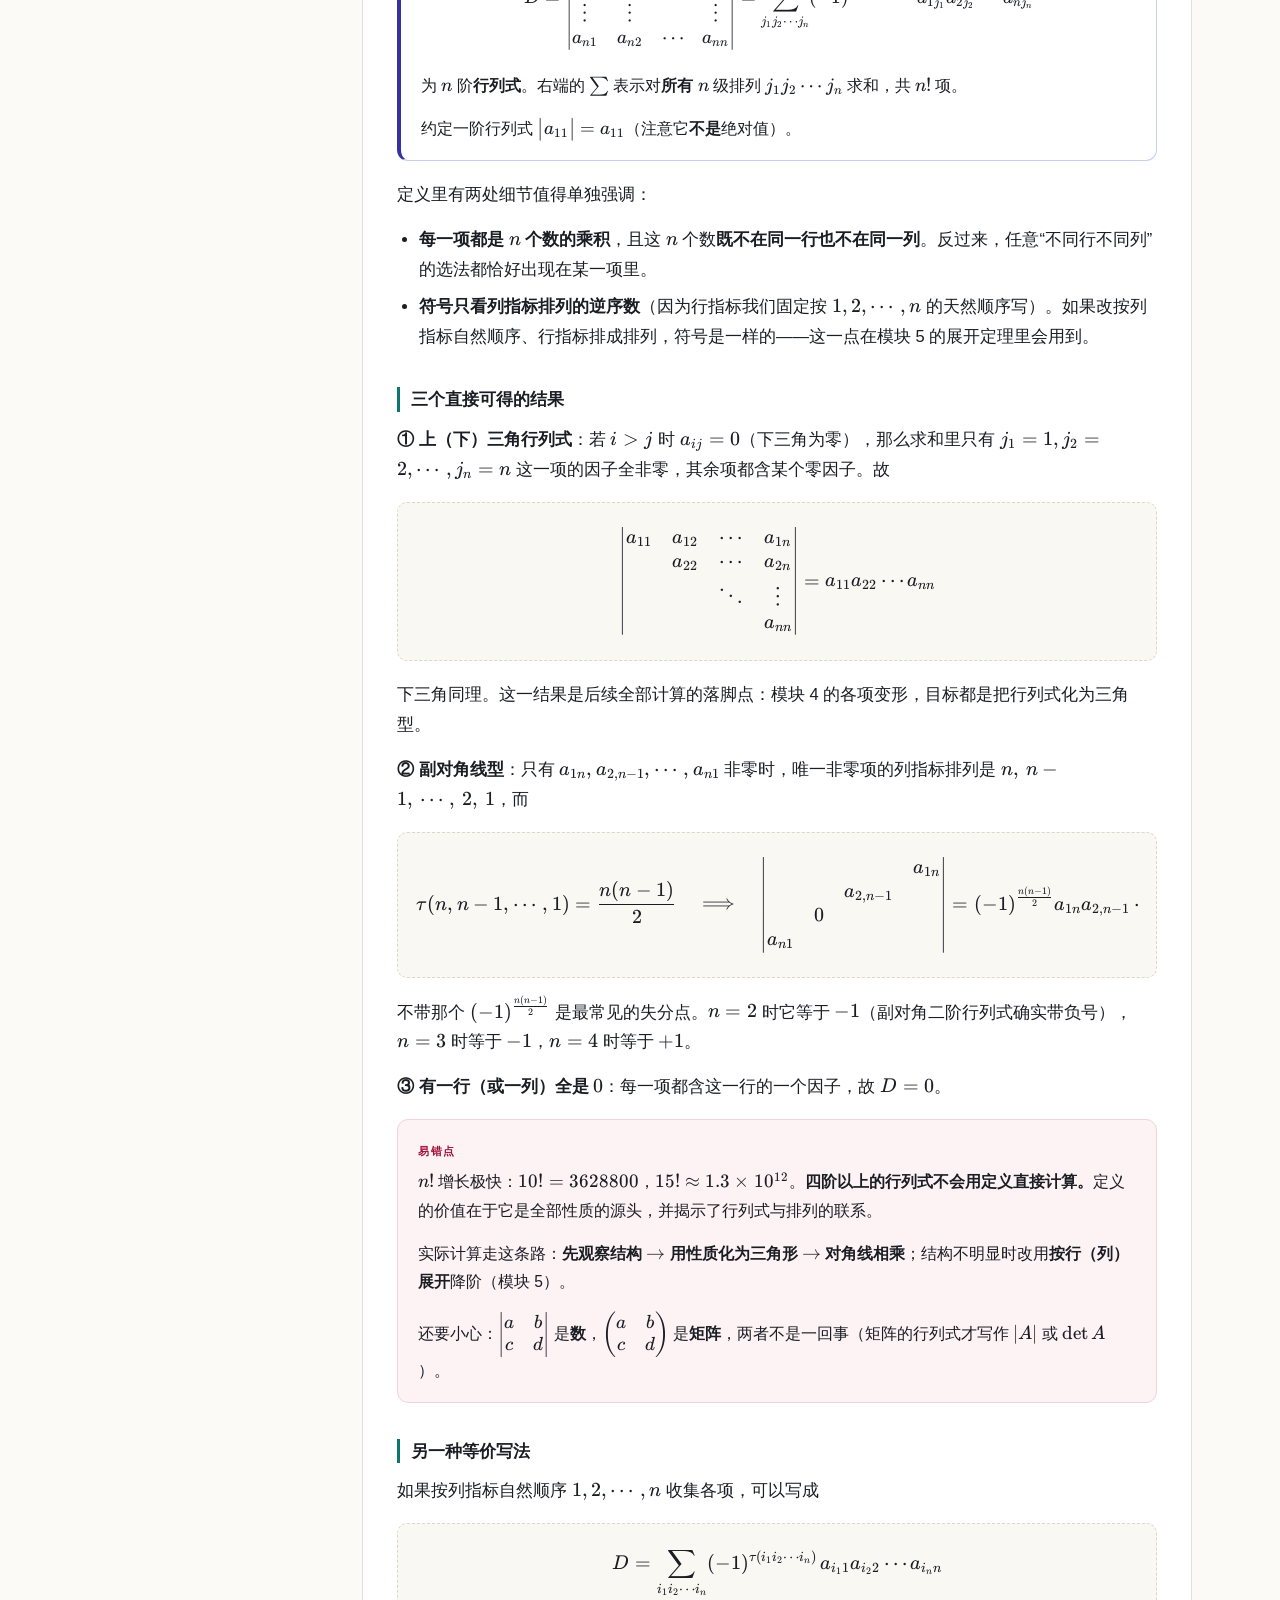
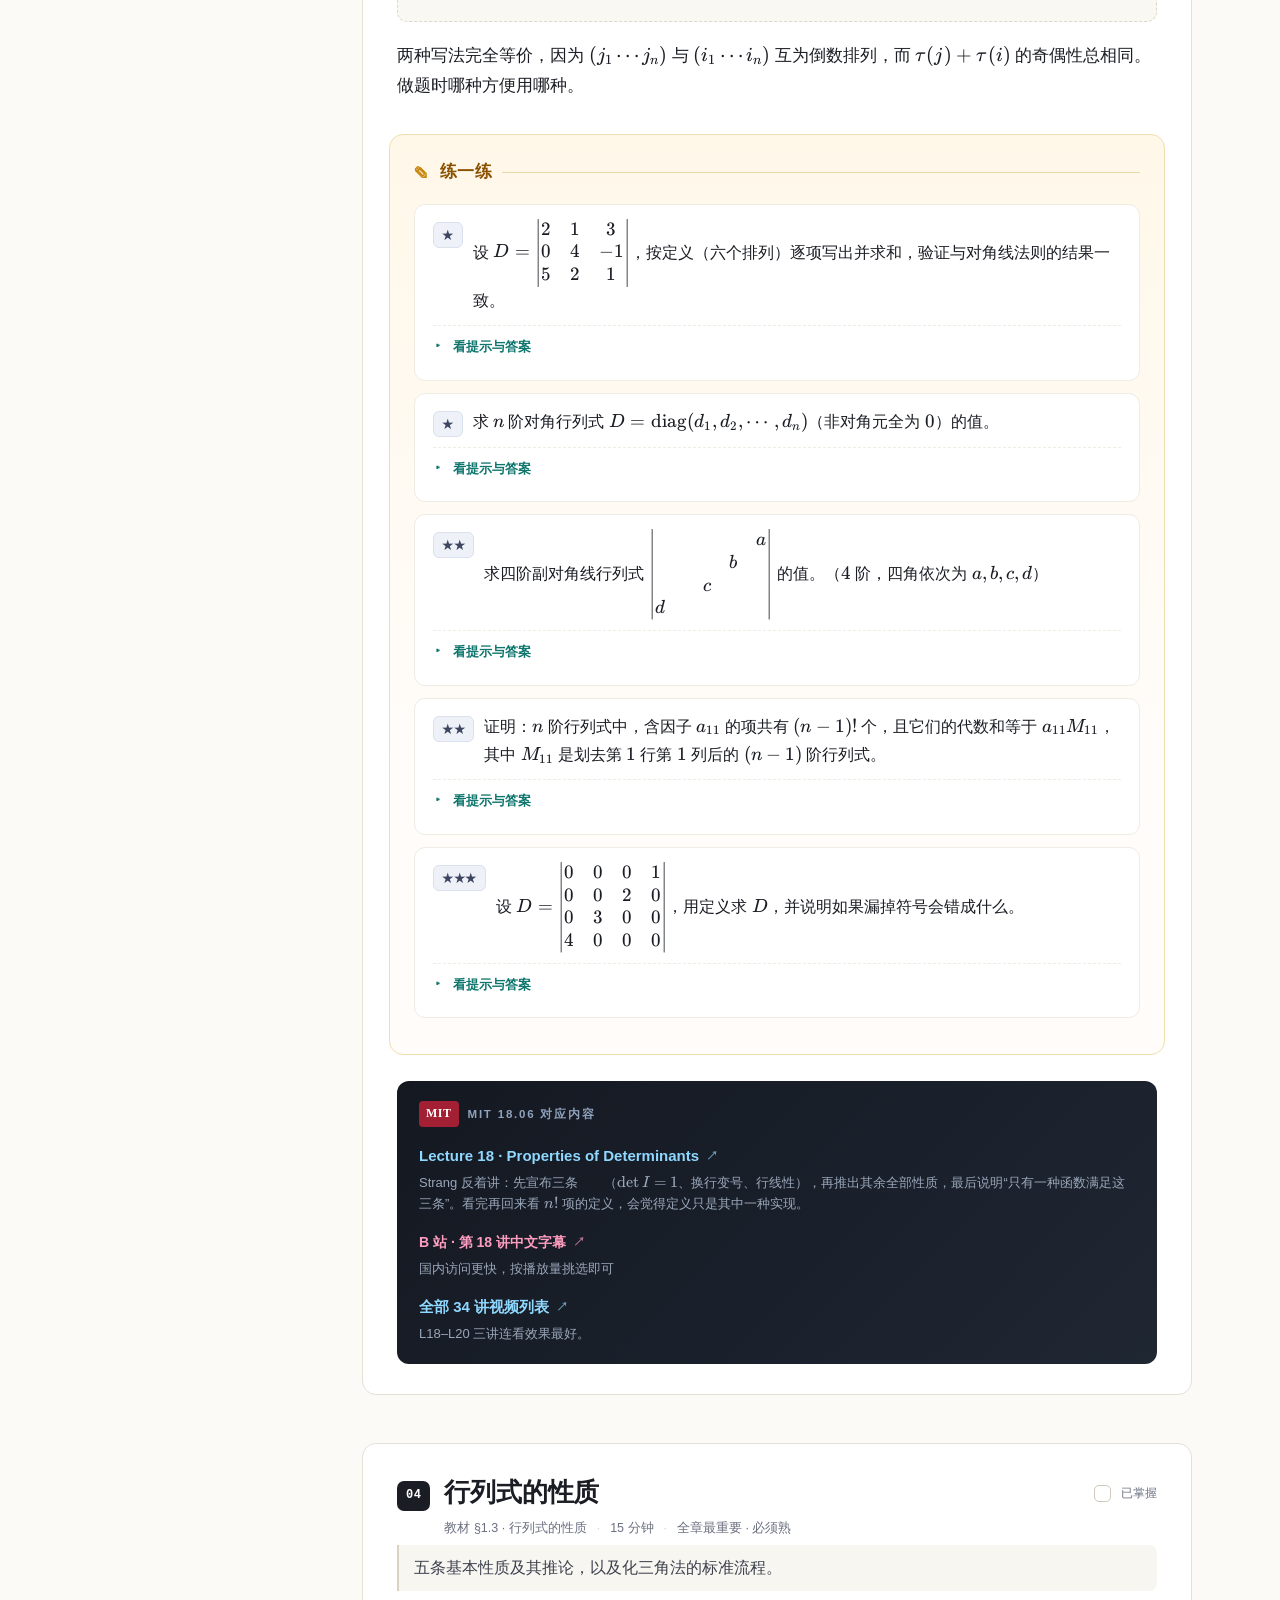
<file: ch1.html>
<!DOCTYPE html>
<html lang="zh-CN">
<head>
<meta charset="utf-8">
<meta name="viewport" content="width=device-width,initial-scale=1">
<title>行列式 · 线性代数邪修</title>
<meta name="description" content="解二元一次方程组时，解的分母是一个由四个系数构成的固定组合。本章把这个组合推广到 $n$ 元：建立其定义（$n!$ 项之和），讨论保持其值不变的变形规则，给出计">
<link rel="stylesheet" href="assets/katex/katex.min.css">
<link rel="stylesheet" href="assets/style.css">
</head>
<body data-page="ch1">
<div class="topbar"><div class="topbar__bar" id="readbar"></div></div>
<div class="mobilebar">
  <button id="menuBtn">目录</button>
  <span class="mobilebar__title">行列式</span>
</div>
<div class="scrim" id="scrim"></div>
<div class="shell">
<aside class="sidebar" id="sidebar">
  <a class="brand" href="index.html">
    <span class="brand__mark">A</span>
    <div class="brand__name">线性代数邪修</div>
    <div class="brand__sub">Linear Algebra, explained</div>
    <div class="brand__by">by oublier</div>
  </a>
  <div class="navlabel">导言</div>
  <ul class="navlist">
    <li><a href="index.html"><span class="n">≡</span><span>学习指南与课程地图</span></a></li>
  </ul>
  <div class="navlabel">各章</div>
  <ul class="navlist chaps">
    <li class="chapgroup open"><a class="chapgroup__t" href="ch1.html"><span class="n">1</span><span>行列式</span><span class="caret">▾</span></a><div class="chapgroup__b"><a href="ch1.html#m0" data-target="m0"><span class="n">00</span><span>行列式的引入</span><span class="dot"></span></a><div class="navsub"><a href="ch1.html#m0">知识点</a><a href="ch1.html#ex-m0" class="jump">练一练</a></div><a href="ch1.html#m1" data-target="m1"><span class="n">01</span><span>数域</span><span class="dot"></span></a><div class="navsub"><a href="ch1.html#m1">知识点</a><a href="ch1.html#ex-m1" class="jump">练一练</a></div><a href="ch1.html#m2" data-target="m2"><span class="n">02</span><span>排列与逆序数</span><span class="dot"></span></a><div class="navsub"><a href="ch1.html#m2">知识点</a><a href="ch1.html#ex-m2" class="jump">练一练</a></div><a href="ch1.html#m3" data-target="m3"><span class="n">03</span><span>$n$ 阶行列式</span><span class="dot"></span></a><div class="navsub"><a href="ch1.html#m3">知识点</a><a href="ch1.html#ex-m3" class="jump">练一练</a></div><a href="ch1.html#m4" data-target="m4"><span class="n">04</span><span>行列式的性质</span><span class="dot"></span></a><div class="navsub"><a href="ch1.html#m4">知识点</a><a href="ch1.html#ex-m4" class="jump">练一练</a></div><a href="ch1.html#m5" data-target="m5"><span class="n">05</span><span>按行（列）展开</span><span class="dot"></span></a><div class="navsub"><a href="ch1.html#m5">知识点</a><a href="ch1.html#ex-m5" class="jump">练一练</a></div><a href="ch1.html#m6" data-target="m6"><span class="n">06</span><span>九类速算</span><span class="dot"></span></a><div class="navsub"><a href="ch1.html#m6">知识点</a><a href="ch1.html#ex-m6" class="jump">练一练</a></div><a href="ch1.html#m7" data-target="m7"><span class="n">07</span><span>克拉默法则</span><span class="dot"></span></a><div class="navsub"><a href="ch1.html#m7">知识点</a><a href="ch1.html#ex-m7" class="jump">练一练</a></div><a href="ch1.html#exam"><span class="n">★</span><span>巩固练习</span></a></div></li><li class="chapgroup"><a class="chapgroup__t" href="ch2.html"><span class="n">2</span><span>线性方程组</span><span class="caret">▾</span></a><div class="chapgroup__b"><a href="ch2.html#m0" data-target="m0"><span class="n">00</span><span>方程组的几何意义</span><span class="dot"></span></a><div class="navsub"><a href="ch2.html#m0">知识点</a><a href="ch2.html#ex-m0" class="jump">练一练</a></div><a href="ch2.html#m1" data-target="m1"><span class="n">01</span><span>高斯消元法</span><span class="dot"></span></a><div class="navsub"><a href="ch2.html#m1">知识点</a><a href="ch2.html#ex-m1" class="jump">练一练</a></div><a href="ch2.html#m2" data-target="m2"><span class="n">02</span><span>初等行变换与阶梯形</span><span class="dot"></span></a><div class="navsub"><a href="ch2.html#m2">知识点</a><a href="ch2.html#ex-m2" class="jump">练一练</a></div><a href="ch2.html#m3" data-target="m3"><span class="n">03</span><span>矩阵的秩</span><span class="dot"></span></a><div class="navsub"><a href="ch2.html#m3">知识点</a><a href="ch2.html#ex-m3" class="jump">练一练</a></div><a href="ch2.html#m4" data-target="m4"><span class="n">04</span><span>方程组解的判定</span><span class="dot"></span></a><div class="navsub"><a href="ch2.html#m4">知识点</a><a href="ch2.html#ex-m4" class="jump">练一练</a></div><a href="ch2.html#m5" data-target="m5"><span class="n">05</span><span>齐次方程组</span><span class="dot"></span></a><div class="navsub"><a href="ch2.html#m5">知识点</a><a href="ch2.html#ex-m5" class="jump">练一练</a></div><a href="ch2.html#m6" data-target="m6"><span class="n">06</span><span>非齐次解的结构</span><span class="dot"></span></a><div class="navsub"><a href="ch2.html#m6">知识点</a><a href="ch2.html#ex-m6" class="jump">练一练</a></div><a href="ch2.html#m7" data-target="m7"><span class="n">07</span><span>方法与典型题</span><span class="dot"></span></a><div class="navsub"><a href="ch2.html#m7">知识点</a><a href="ch2.html#ex-m7" class="jump">练一练</a></div><a href="ch2.html#exam"><span class="n">★</span><span>巩固练习</span></a></div></li><li class="chapgroup"><a class="chapgroup__t" href="ch3.html"><span class="n">3</span><span>矩阵</span><span class="caret">▾</span></a><div class="chapgroup__b"><a href="ch3.html#m0" data-target="m0"><span class="n">00</span><span>矩阵与线性运算</span><span class="dot"></span></a><div class="navsub"><a href="ch3.html#m0">知识点</a><a href="ch3.html#ex-m0" class="jump">练一练</a></div><a href="ch3.html#m1" data-target="m1"><span class="n">01</span><span>矩阵乘法</span><span class="dot"></span></a><div class="navsub"><a href="ch3.html#m1">知识点</a><a href="ch3.html#ex-m1" class="jump">练一练</a></div><a href="ch3.html#m2" data-target="m2"><span class="n">02</span><span>转置与对称</span><span class="dot"></span></a><div class="navsub"><a href="ch3.html#m2">知识点</a><a href="ch3.html#ex-m2" class="jump">练一练</a></div><a href="ch3.html#m3" data-target="m3"><span class="n">03</span><span>逆矩阵</span><span class="dot"></span></a><div class="navsub"><a href="ch3.html#m3">知识点</a><a href="ch3.html#ex-m3" class="jump">练一练</a></div><a href="ch3.html#m4" data-target="m4"><span class="n">04</span><span>分块矩阵</span><span class="dot"></span></a><div class="navsub"><a href="ch3.html#m4">知识点</a><a href="ch3.html#ex-m4" class="jump">练一练</a></div><a href="ch3.html#m5" data-target="m5"><span class="n">05</span><span>初等变换与初等矩阵</span><span class="dot"></span></a><div class="navsub"><a href="ch3.html#m5">知识点</a><a href="ch3.html#ex-m5" class="jump">练一练</a></div><a href="ch3.html#m6" data-target="m6"><span class="n">06</span><span>等价与标准形</span><span class="dot"></span></a><div class="navsub"><a href="ch3.html#m6">知识点</a><a href="ch3.html#ex-m6" class="jump">练一练</a></div><a href="ch3.html#m7" data-target="m7"><span class="n">07</span><span>方法与典型题</span><span class="dot"></span></a><div class="navsub"><a href="ch3.html#m7">知识点</a><a href="ch3.html#ex-m7" class="jump">练一练</a></div><a href="ch3.html#exam"><span class="n">★</span><span>巩固练习</span></a></div></li><li class="chapgroup"><a class="chapgroup__t" href="ch4.html"><span class="n">4</span><span>线性空间与线性变换</span><span class="caret">▾</span></a><div class="chapgroup__b"><a href="ch4.html#m0" data-target="m0"><span class="n">00</span><span>线性空间定义</span><span class="dot"></span></a><div class="navsub"><a href="ch4.html#m0">知识点</a><a href="ch4.html#ex-m0" class="jump">练一练</a></div><a href="ch4.html#m1" data-target="m1"><span class="n">01</span><span>线性相关与无关</span><span class="dot"></span></a><div class="navsub"><a href="ch4.html#m1">知识点</a><a href="ch4.html#ex-m1" class="jump">练一练</a></div><a href="ch4.html#m2" data-target="m2"><span class="n">02</span><span>极大无关组</span><span class="dot"></span></a><div class="navsub"><a href="ch4.html#m2">知识点</a><a href="ch4.html#ex-m2" class="jump">练一练</a></div><a href="ch4.html#m3" data-target="m3"><span class="n">03</span><span>基与维数</span><span class="dot"></span></a><div class="navsub"><a href="ch4.html#m3">知识点</a><a href="ch4.html#ex-m3" class="jump">练一练</a></div><a href="ch4.html#m4" data-target="m4"><span class="n">04</span><span>子空间</span><span class="dot"></span></a><div class="navsub"><a href="ch4.html#m4">知识点</a><a href="ch4.html#ex-m4" class="jump">练一练</a></div><a href="ch4.html#m5" data-target="m5"><span class="n">05</span><span>解的结构</span><span class="dot"></span></a><div class="navsub"><a href="ch4.html#m5">知识点</a><a href="ch4.html#ex-m5" class="jump">练一练</a></div><a href="ch4.html#m6" data-target="m6"><span class="n">06</span><span>标准正交基</span><span class="dot"></span></a><div class="navsub"><a href="ch4.html#m6">知识点</a><a href="ch4.html#ex-m6" class="jump">练一练</a></div><a href="ch4.html#m7" data-target="m7"><span class="n">07</span><span>线性变换与矩阵</span><span class="dot"></span></a><div class="navsub"><a href="ch4.html#m7">知识点</a><a href="ch4.html#ex-m7" class="jump">练一练</a></div><a href="ch4.html#exam"><span class="n">★</span><span>巩固练习</span></a></div></li><li class="chapgroup"><a class="chapgroup__t" href="ch5.html"><span class="n">5</span><span>特征值与对角化</span><span class="caret">▾</span></a><div class="chapgroup__b"><a href="ch5.html#m0" data-target="m0"><span class="n">00</span><span>特征值与特征向量</span><span class="dot"></span></a><div class="navsub"><a href="ch5.html#m0">知识点</a><a href="ch5.html#ex-m0" class="jump">练一练</a></div><a href="ch5.html#m1" data-target="m1"><span class="n">01</span><span>特征多项式</span><span class="dot"></span></a><div class="navsub"><a href="ch5.html#m1">知识点</a><a href="ch5.html#ex-m1" class="jump">练一练</a></div><a href="ch5.html#m2" data-target="m2"><span class="n">02</span><span>相似矩阵</span><span class="dot"></span></a><div class="navsub"><a href="ch5.html#m2">知识点</a><a href="ch5.html#ex-m2" class="jump">练一练</a></div><a href="ch5.html#m3" data-target="m3"><span class="n">03</span><span>可对角化的条件</span><span class="dot"></span></a><div class="navsub"><a href="ch5.html#m3">知识点</a><a href="ch5.html#ex-m3" class="jump">练一练</a></div><a href="ch5.html#m4" data-target="m4"><span class="n">04</span><span>实对称正交对角化</span><span class="dot"></span></a><div class="navsub"><a href="ch5.html#m4">知识点</a><a href="ch5.html#ex-m4" class="jump">练一练</a></div><a href="ch5.html#m5" data-target="m5"><span class="n">05</span><span>特征值的应用</span><span class="dot"></span></a><div class="navsub"><a href="ch5.html#m5">知识点</a><a href="ch5.html#ex-m5" class="jump">练一练</a></div><a href="ch5.html#m6" data-target="m6"><span class="n">06</span><span>方法与典型题</span><span class="dot"></span></a><div class="navsub"><a href="ch5.html#m6">知识点</a><a href="ch5.html#ex-m6" class="jump">练一练</a></div><a href="ch5.html#exam"><span class="n">★</span><span>巩固练习</span></a></div></li><li class="chapgroup"><a class="chapgroup__t" href="ch6.html"><span class="n">6</span><span>二次型</span><span class="caret">▾</span></a><div class="chapgroup__b"><a href="ch6.html#m0" data-target="m0"><span class="n">00</span><span>二次型与矩阵</span><span class="dot"></span></a><div class="navsub"><a href="ch6.html#m0">知识点</a><a href="ch6.html#ex-m0" class="jump">练一练</a></div><a href="ch6.html#m1" data-target="m1"><span class="n">01</span><span>合同与标准形</span><span class="dot"></span></a><div class="navsub"><a href="ch6.html#m1">知识点</a><a href="ch6.html#ex-m1" class="jump">练一练</a></div><a href="ch6.html#m2" data-target="m2"><span class="n">02</span><span>配方法</span><span class="dot"></span></a><div class="navsub"><a href="ch6.html#m2">知识点</a><a href="ch6.html#ex-m2" class="jump">练一练</a></div><a href="ch6.html#m3" data-target="m3"><span class="n">03</span><span>惯性定理</span><span class="dot"></span></a><div class="navsub"><a href="ch6.html#m3">知识点</a><a href="ch6.html#ex-m3" class="jump">练一练</a></div><a href="ch6.html#m4" data-target="m4"><span class="n">04</span><span>正定二次型</span><span class="dot"></span></a><div class="navsub"><a href="ch6.html#m4">知识点</a><a href="ch6.html#ex-m4" class="jump">练一练</a></div><a href="ch6.html#m5" data-target="m5"><span class="n">05</span><span>方法与典型题</span><span class="dot"></span></a><div class="navsub"><a href="ch6.html#m5">知识点</a><a href="ch6.html#ex-m5" class="jump">练一练</a></div><a href="ch6.html#exam"><span class="n">★</span><span>巩固练习</span></a></div></li>
  </ul>
</aside>
<div class="main">
<div class="wrap">
<div class="warnbar" id="warnbar"></div>
<header class="chaphead">
<div class="chaphead__kicker">第 1 章 · 行列式</div>
<h1>行列式：给线性方程组一个公式解</h1>
<p class="byline">by oublier</p>
<p class="chaphead__lead">解二元一次方程组时，解的分母是一个由四个系数构成的固定组合。本章把这个组合推广到 $n$ 元：建立其定义（$n!$ 项之和），讨论保持其值不变的变形规则，给出计算与降阶方法，最后据此写出方程组的求解公式。</p>
<div class="chaphead__meta"><span class="chip"><b>教材</b>陈维新《线性代数》第二版 · 第 1 章</span><span class="chip"><b>模块</b>8 讲</span><span class="chip"><b>习题</b>57 道 · 三档难度</span><span class="chip"><b>对照</b>MIT 18.06 L1 / L5 / L18–L20</span></div>
<div class="chaphead__actions"><button class="modebtn" id="modeBtn">切到刷题模式</button><button class="expandall" id="expandAll">展开全部答案</button></div>
</header>
<div class="box box--tip intro"><span class="box__tag">本章路线</span><p><strong>这一章的逻辑链</strong>：二元方程组的解里有分母 $a_{11}a_{22}-a_{12}a_{21}$ $\rightarrow$ 猜出 $n$ 元的类似物需要先搞清楚“排列的奇偶性” $\rightarrow$ 用逆序数写出 $n$ 阶行列式的定义（$n!$ 项，没法直接算）$\rightarrow$ 靠七条性质把它变成三角行列式 $\rightarrow$ 靠展开定理把它降阶 $\rightarrow$ 得到范德蒙德等九类速算结果 $\rightarrow$ 最后写出克拉默法则。</p><p><strong>读法建议</strong>：模块 1（数域）是教材特色、考试极少单独考，第一次读可以 5 分钟扫过，只需要记住结论“任何数域都包含全体有理数”。模块 2（排列）是定义的技术准备，务必亲手算几个逆序数。模块 4、5、6 是本章的<strong>全部得分点</strong>，其中“化三角形”和“按行列展开”两个动作要练到条件反射。</p></div>
<section class="std" id="m0">
<div class="std__head">
<span class="std__num">00</span>
<div class="std__titles"><h2>行列式的引入</h2>
<div class="std__sub"><span>引子 · 教材 1.2 的动机</span><span class="sep">·</span><span>6 分钟</span><span class="sep">·</span><span>零基础可读</span></div>
</div>
<label class="std__check"><input type="checkbox" data-mid="m0"><span>已掌握</span></label>
</div>
<p class="std__lead">从二元一次方程组的求解公式出发，说明行列式的来源、三重含义与本章主线。</p>
<p>从中学就熟悉的一件事说起：解二元一次方程组。</p>
<div class="eqbox">$$\begin{cases} a_{11}x_1 + a_{12}x_2 = b_1 \\[2pt] a_{21}x_1 + a_{22}x_2 = b_2 \end{cases}$$</div>
<p>消元法解出来，答案是</p>
<div class="eqbox">$$x_1=\frac{b_1a_{22}-a_{12}b_2}{a_{11}a_{22}-a_{12}a_{21}},\qquad x_2=\frac{a_{11}b_2-b_1a_{21}}{a_{11}a_{22}-a_{12}a_{21}}$$</div>
<p>观察这两个式子，有两点值得注意。<strong>第一，两个解的分母完全相同</strong>，且只由四个系数决定，与右端常数 $b_1,b_2$ 无关。<strong>第二，两个分子与分母形式几乎一致</strong>，区别仅在于其中一列被常数项替换。</p>
<p>也就是说：方程组是否有唯一解、解的具体取值如何，完全由这四个系数决定。因此有必要给这一组合单独命名。</p>
<h3 class="sec">引入记号</h3>
<p>把四个系数按原来的位置摆成一个方块，两边各加一条竖线，规定</p>
<div class="eqbox">$$D=\begin{vmatrix} a_{11} &amp; a_{12} \\[2pt] a_{21} &amp; a_{22} \end{vmatrix} \;\overset{\text{定义}}{=}\; a_{11}a_{22}-a_{12}a_{21}$$</div>
<p>这个数称为<strong>二阶行列式</strong>，两竖线之间的方块称为二阶<strong>系数矩阵</strong>。计算规则为主对角线之积减去副对角线之积。</p>
<div class="box box--intuition"><span class="box__tag">直观理解</span><p>这个式子的两个来源：</p><p><strong>画面一（消元）</strong>：把第一个方程乘 $a_{22}$、第二个乘 $a_{12}$ 再相减，$x_2$ 就被消掉了，剩下的系数正好是这个式子。所以它是“消元之后 $x_1$ 前面剩下的那个数”。</p><p><strong>画面二（面积）</strong>：把两列看成平面上的两个向量 $\vec u=(a_{11},a_{21})$ 和 $\vec v=(a_{12},a_{22})$，它们张成的平行四边形面积恰好是 $|D|$。$D=0$ 就是两个向量共线、平行四边形被压扁成一条线——此时方程组要么无解要么有无穷多解。</p></div>
<h3 class="sec">行列式的三重身份</h3>
<ol class="body"><li><strong>判别式</strong>：$D\ne 0$ 时方程组有且只有一个解；$D=0$ 时没有唯一解。</li><li><strong>计算公式</strong>（克拉默法则的雏形）：$x_1=D_1/D$，$x_2=D_2/D$，其中 $D_j$ 是把第 $j$ 列换成常数项后得到的行列式。</li><li><strong>几何量</strong>：$|D|$ 是线性变换对面积（三维时是体积）的伸缩倍数，$D$ 的符号表示定向是否翻转。</li></ol>
<p>第三重身份在陈维新教材里要到很后面才出现，但 MIT 18.06 一上来就讲它（Lecture 18 起）。先记住这个画面不吃亏：<strong>后面学的每一条性质，本质上都是在说“这块面积会怎么变”</strong>。比如“某行乘 $k$，行列式乘 $k$”，翻译过来就是“把一条边拉长 $k$ 倍，面积也变 $k$ 倍”。</p>
<h3 class="sec">三元与 $n$ 元情形</h3>
<p>用同样的消元法处理三元方程组，消去其余未知数后，$x_1$ 的系数是下面这个六项式：</p>
<div class="eqbox">$$\begin{aligned}\begin{vmatrix} a_{11} &amp; a_{12} &amp; a_{13} \\ a_{21} &amp; a_{22} &amp; a_{23} \\ a_{31} &amp; a_{32} &amp; a_{33} \end{vmatrix} ={}&amp; a_{11}a_{22}a_{33}+a_{12}a_{23}a_{31}+a_{13}a_{21}a_{32}\\ &amp;-a_{13}a_{22}a_{31}-a_{11}a_{23}a_{32}-a_{12}a_{21}a_{33}\end{aligned}$$</div>
<p>共 $6=3!$ 项，每项为三个数之积，且三数分别取自不同的行与列；各项符号有正有负。$n=4$ 时共 $24$ 项，$n=10$ 时超过三百六十万项。</p>
<p>于是剩下两个问题：<strong>各项符号由什么决定？</strong> 以及 <strong>$n!$ 项如何计算？</strong> 前者需要排列的奇偶性（模块 2），后者依赖行列式的性质化三角形（模块 4）与降阶展开（模块 5）。这是本章的主线。</p>
<div class="box box--tip"><span class="box__tag">技巧</span><p><strong>这一章的逻辑链</strong>：二元解的分母 $\rightarrow$ 排列与逆序数 $\rightarrow$ $n$ 阶行列式的定义（$n!$ 项）$\rightarrow$ 七条性质化三角 $\rightarrow$ 按行列展开降阶 $\rightarrow$ 九类速算结果 $\rightarrow$ 克拉默法则。</p><p>写作顺序和教材一致，但真正做题时是倒着用的：先看结构选公式，算不动才回到底层定义。</p></div>
<div class="box box--warn"><span class="box__tag">注意</span><p><strong>记号警告</strong>：$|A|$ 和 $\det A$ 都表示行列式，它是<strong>一个数</strong>，和绝对值没有任何关系。教材里写 $D=|a_{ij}|_n$，下标 $n$ 表示这是 $n$ 阶。</p><p>另外，行列式必须是<strong>方阵</strong>（行数 = 列数）才能算；长方形矩阵没有行列式。</p></div>
<div class="exwrap" id="ex-m0"><div class="exwrap__title">练一练</div>
<div class="ex"><div class="ex__head"><span class="ex__lv ex__lv--1" title="基础">★</span><div class="ex__q"><p>写出方程组 $\begin{cases}2x_1+3x_2=8\\ x_1-x_2=-1\end{cases}$ 的系数行列式 $D$，并算出它的值。</p></div></div><details><summary>看提示与答案</summary><div class="ex__ans"><p>$D=\begin{vmatrix}2&amp;3\\1&amp;-1\end{vmatrix}=2\cdot(-1)-3\cdot 1=-5$。因为 $D\ne 0$，这个方程组有唯一解。</p></div></details></div>
<div class="ex"><div class="ex__head"><span class="ex__lv ex__lv--1" title="基础">★</span><div class="ex__q"><p>计算 $\begin{vmatrix} 3 &amp; 1 \\ 2 &amp; 4 \end{vmatrix}$ 与 $\begin{vmatrix} 0 &amp; 5 \\ 0 &amp; 7 \end{vmatrix}$。</p></div></div><details><summary>看提示与答案</summary><div class="ex__ans"><p>第一个：$3\cdot 4-1\cdot 2=10$。第二个：$0\cdot 7-5\cdot 0=0$——第一列全为 $0$，行列式必为 $0$，这也是后面性质 3 的推论。</p></div></details></div>
<div class="ex"><div class="ex__head"><span class="ex__lv ex__lv--2" title="提高">★★</span><div class="ex__q"><p>设 $D=\begin{vmatrix}a_{11}&amp;a_{12}\\a_{21}&amp;a_{22}\end{vmatrix}=0$，且 $(a_{11},a_{21})\ne(0,0)$。证明两列向量共线，即存在常数 $\lambda$ 使 $a_{12}=\lambda a_{11},\ a_{22}=\lambda a_{21}$。</p></div></div><details><summary>看提示与答案</summary><div class="ex__ans"><p>$D=0$ 即 $a_{11}a_{22}=a_{12}a_{21}$。因 $(a_{11},a_{21})\ne(0,0)$，不妨设 $a_{11}\ne0$，取 $\lambda=a_{12}/a_{11}$，则 $a_{12}=\lambda a_{11}$；又 $a_{11}a_{22}=a_{12}a_{21}=\lambda a_{11}a_{21}$，两边除以 $a_{11}$ 得 $a_{22}=\lambda a_{21}$。（若 $a_{11}=0$ 则 $a_{21}\ne0$，同理取 $\lambda=a_{22}/a_{21}$。）几何上就是两条边平行，平行四边形面积为 $0$。</p></div></details></div>
<div class="ex"><div class="ex__head"><span class="ex__lv ex__lv--3" title="挑战">★★★</span><div class="ex__q"><p>不借助公式，直接用消元法证明：当 $D=a_{11}a_{22}-a_{12}a_{21}\ne0$ 时，二元方程组有唯一解，且解正是 $x_1=D_1/D,\ x_2=D_2/D$。</p></div></div><details><summary>看提示与答案</summary><div class="ex__ans"><p>把第一式乘 $a_{22}$、第二式乘 $a_{12}$ 后相减，得 $(a_{11}a_{22}-a_{12}a_{21})x_1=b_1a_{22}-a_{12}b_2$，即 $Dx_1=D_1$；同法消去 $x_1$ 得 $Dx_2=D_2$。因 $D\ne0$，可解出 $x_1=D_1/D,\ x_2=D_2/D$，且这是<strong>唯一</strong>可能的解（每步都是等价变形）。反过来把这两个数代回，两个方程都成立，故确实是解。</p></div></details></div>
</div>
<div class="mit"><div class="mit__head"><span class="mit__logo">MIT</span>MIT 18.06 对应内容</div><ul><li><a href="https://ocw.mit.edu/courses/18-06-linear-algebra-spring-2010/resources/lecture-1-the-geometry-of-linear-equations/" target="_blank" rel="noopener">Lecture 1 · The Geometry of Linear Equations</a><span class="note">Strang 从“两个方程 = 两条直线 = 列向量的线性组合”讲起，正好补上国内教材跳过的那层几何直觉。</span></li><li class="bili"><a href="https://search.bilibili.com/all?keyword=MIT%2018.06%20Lecture%201%20%E7%BA%BF%E6%80%A7%E4%BB%A3%E6%95%B0" target="_blank" rel="noopener">B 站 · 第 1 讲中文字幕</a><span class="note">国内访问更快，按播放量挑选即可</span></li><li><a href="https://ocw.mit.edu/courses/18-06-linear-algebra-spring-2010/video_galleries/video-lectures/" target="_blank" rel="noopener">全部 34 讲视频列表</a><span class="note">按讲次浏览，配英文字幕与讲义 PDF。</span></li></ul></div>
</section>
<section class="std" id="m1">
<div class="std__head">
<span class="std__num">01</span>
<div class="std__titles"><h2>数域</h2>
<div class="std__sub"><span>教材 §1.1.1 · 数域</span><span class="sep">·</span><span>8 分钟</span><span class="sep">·</span><span>概念铺垫 · 考试少考</span></div>
</div>
<label class="std__check"><input type="checkbox" data-mid="m1"><span>已掌握</span></label>
</div>
<p class="std__lead">对四则运算封闭的数集。说明本课程为何先约定数域，以及两个基本结论。</p>
<p>本教材开篇不讲行列式，先讲“数域”。多数教材跳过这一节，直接默认在实数域内讨论，因此初读容易觉得突兀。它回答的是一个基本问题：<strong>同一个方程，改变所在的数的范围，解是否存在？</strong></p>
<div class="box box--intuition"><span class="box__tag">直观理解</span><p>$x^2+1=0$ 有没有解？</p><p>在有理数里：没有。在实数里：也没有。在复数里：有，$x=\pm i$。</p><p>“方程有没有解”并非绝对，它取决于允许使用哪些数。数学中把这样一组对四则运算封闭的数称为<strong>数域</strong>。</p><p>这件事听起来像哲学，但有实际后果：后面我们会反复说“设 $P$ 是一个数域，$a_{ij}\in P$”，意思是这套理论在有理数里成立，在实数里成立，在复数里也成立，甚至在 $a+b\sqrt2$ 这种奇怪的地方也成立——<strong>只要那个数袋对四则运算是关得住的</strong>。</p></div>
<h3 class="sec">封闭性</h3>
<p>数域最基本的特征是：其中任意两个数作加、减、乘、除，结果<strong>仍属于该集合</strong>。这一性质称为<strong>封闭</strong>。</p>
<p>整数集 $\mathbb Z$ 对除法不封闭：$2,3\in\mathbb Z$，但 $2\div3\notin\mathbb Z$，故 $\mathbb Z$ 不是数域。</p>
<div class="box box--def"><span class="box__tag">定义 / 定理</span><div class="thm__name">定义（数域）</div><p>设 $P$ 是由至少两个不同的复数组成的集合。如果 $P$ 中任意两个数（可以相同）的和、差、积、商（除数不为零）仍然属于 $P$，就称 $P$ 是一个<strong>数域</strong>。</p><p>用一句更短的话说：$P$ 是对加、减、乘、除（除数非零）都封闭的、至少含两个数的集合。</p><p>要求“至少两个数”是为了排除 $\{0\}$ 这种退化情形——它连除法都做不了。</p></div>
<h3 class="sec">三个标准数域，以及一个著名的反例</h3>
<ul class="body"><li>全体有理数 $\mathbb Q$、全体实数 $\mathbb R$、全体复数 $\mathbb C$ 都是数域，且有包含关系 $\mathbb Q\subsetneq\mathbb R\subsetneq\mathbb C$。</li><li>$\mathbb Z$（全体整数）<strong>不是</strong>数域，因为它对除法不封闭。</li><li>若数域 $K\subseteq F$，则称 $K$ 是 $F$ 的<strong>子域</strong>，$F$ 是 $K$ 的<strong>扩域</strong>。于是 $\mathbb R$ 是 $\mathbb Q$ 的扩域，也是 $\mathbb C$ 的子域。</li></ul>
<div class="box box--warn"><span class="box__tag">注意</span><p>注意 $\mathbb N$（自然数）也不是数域：$1-2=-1\notin\mathbb N$，它对减法都不封闭。</p><p>判断一个集合是不是数域，<strong>只要找到一个反例</strong>（两个数运算后跑出集合）就可以否掉；要肯定它，则必须验证四种运算全部封闭，其中除法最麻烦，往往要用到“分母不为零”的论证。</p></div>
<h3 class="sec">一个人为构造的数域 $\mathbb Q(\sqrt2)$</h3>
<p>把所有形如 $a+b\sqrt2$（$a,b$ 为有理数）的数收集起来，记作</p>
<div class="eqbox">$$\mathbb Q(\sqrt2)=\{\,a+b\sqrt2 \;\big|\; a,b\in\mathbb Q\,\}$$</div>
<p>加减乘显然关得住：$(a+b\sqrt2)\pm(c+d\sqrt2)=(a\pm c)+(b\pm d)\sqrt2$，乘开之后 $\sqrt2\cdot\sqrt2=2$ 又落回有理数。关键在于除法：</p>
<div class="eqbox">$$\frac{1}{a+b\sqrt2}=\frac{a-b\sqrt2}{(a+b\sqrt2)(a-b\sqrt2)}=\frac{a-b\sqrt2}{a^{2}-2b^{2}}$$</div>
<p>只要 $a+b\sqrt2\ne 0$，分母 $a^2-2b^2$ 就一定不为零（否则 $\sqrt2=a/b$ 成了有理数，矛盾），于是结果仍然是“有理数 + 有理数乘 $\sqrt2$”的形状，没有跑出去。所以 $\mathbb Q(\sqrt2)$ 是一个数域。</p>
<div class="box box--tip"><span class="box__tag">技巧</span><p>这个“分子分母同乘共轭”的动作，和中学把 $\dfrac{1}{\sqrt2}$ 化成 $\dfrac{\sqrt2}{2}$ 是同一招。它说明：<strong>要证明一个集合对除法封闭，标准套路是把分母有理化，再检查结果的形式。</strong></p></div>
<h3 class="sec">两个必须记住的结论</h3>
<div class="box box--def"><span class="box__tag">定义 / 定理</span><div class="thm__name">定理</div><p>任何数域都包含全体有理数，即 $\mathbb Q$ 是最小的数域。</p><p><strong>证明思路</strong> 设 $P$ 是数域。$P$ 至少含两个不同元素 $a\ne b$，于是 $a-b\ne 0$ 且 $a-b\in P$，从而 $1=\dfrac{a-b}{a-b}\in P$。</p><p>有了 $1$，反复相加就得到所有正整数 $n=\underbrace{1+\cdots+1}_{n}$；再用减法得到 $0$ 与负整数；最后用除法得到 $\dfrac{m}{n}$（$n\ne0$）。于是 $\mathbb Q\subseteq P$。</p></div>
<p>第二个结论是关于“最小”的：若 $F$ 是任意一个同时包含 $\mathbb Q$ 和 $\sqrt2$ 的数域，那么它必须对加法、乘法封闭，因而必须包含所有 $a+b\sqrt2$，即 $\mathbb Q(\sqrt2)\subseteq F$。所以 $\mathbb Q(\sqrt2)$ 是<strong>包含 $\sqrt2$ 的最小数域</strong>。</p>
<h3 class="sec">为什么本课程要先讲数域</h3>
<p>往后看你会发现，行列式的七条性质、克拉默法则、线性方程组解的结构，<strong>证明过程中只用到了加、减、乘、除</strong>，从来没有用到“大小比较”或者“开平方”。这意味着这些定理不依赖实数的特殊性，对任何数域都成立。</p>
<p>教材统一写作“设 $P$ 是一个数域，$a_{ij}\in P$”，即表明<strong>以下结论对任意数域均成立</strong>。实际做题几乎总在 $\mathbb R$ 中进行，本节只需记住两点：</p>
<ul class="body"><li>数域 = 对四则运算封闭的数集；$\mathbb Q,\mathbb R,\mathbb C$ 都是，$\mathbb Z$ 不是。</li><li>任何数域都包含 $\mathbb Q$；包含 $\sqrt2$ 的最小数域是 $\mathbb Q(\sqrt2)$。</li></ul>
<div class="exwrap" id="ex-m1"><div class="exwrap__title">练一练</div>
<div class="ex"><div class="ex__head"><span class="ex__lv ex__lv--1" title="基础">★</span><div class="ex__q"><p>判断下列集合是否为数域，并说明理由：(1) $\mathbb Z$；(2) $\{0,1\}$；(3) $\mathbb Q(\sqrt3)=\{a+b\sqrt3\mid a,b\in\mathbb Q\}$；(4) 全体正实数 $\mathbb R^+$。</p></div></div><details><summary>看提示与答案</summary><div class="ex__ans"><p>(1) 不是，$2\div3\notin\mathbb Z$，除法不封闭。(2) 不是，$1+1=2\notin\{0,1\}$，加法就不封闭（而且它只有两个元素，也不满足除法要求）。(3) 是，仿照 $\mathbb Q(\sqrt2)$ 的验证，除法用 $\dfrac{1}{a+b\sqrt3}=\dfrac{a-b\sqrt3}{a^2-3b^2}$，分母非零。(4) 不是，$1-2=-1\notin\mathbb R^+$，减法不封闭。</p></div></details></div>
<div class="ex"><div class="ex__head"><span class="ex__lv ex__lv--1" title="基础">★</span><div class="ex__q"><p>设 $a,b\in\mathbb Q$ 且 $a+b\sqrt2\ne0$。证明 $a^{2}-2b^{2}\ne0$。</p></div></div><details><summary>看提示与答案</summary><div class="ex__ans"><p>若 $a^2-2b^2=0$，则 $a^2=2b^2$。若 $b=0$ 则 $a=0$，与 $a+b\sqrt2\ne0$ 矛盾；若 $b\ne0$，则 $\left(\dfrac{a}{b}\right)^2=2$，即 $\sqrt2=\left|\dfrac{a}{b}\right|\in\mathbb Q$，与 $\sqrt2$ 是无理数矛盾。故 $a^2-2b^2\ne0$。</p></div></details></div>
<div class="ex"><div class="ex__head"><span class="ex__lv ex__lv--2" title="提高">★★</span><div class="ex__q"><p>证明：任何数域 $P$ 都包含 $\mathbb Q$。</p></div></div><details><summary>看提示与答案</summary><div class="ex__ans"><p>$P$ 至少含两个不同元素 $a\ne b$，则 $a-b\ne0$ 且 $a-b\in P$，故 $1=\dfrac{a-b}{a-b}\in P$。由加法封闭，$n=\underbrace{1+\cdots+1}_{n}\in P$ 对一切正整数 $n$ 成立；由减法封闭，$0=1-1\in P$，$-n=0-n\in P$。再由除法封闭，对任意整数 $m$ 与 $n\ne0$ 有 $\dfrac{m}{n}\in P$。于是 $\mathbb Q\subseteq P$。</p></div></details></div>
<div class="ex"><div class="ex__head"><span class="ex__lv ex__lv--2" title="提高">★★</span><div class="ex__q"><p>证明 $\mathbb Q(\sqrt2)$ 是包含 $\sqrt2$ 的最小数域，即若数域 $F\supseteq\mathbb Q$ 且 $\sqrt2\in F$，则 $\mathbb Q(\sqrt2)\subseteq F$。</p></div></div><details><summary>看提示与答案</summary><div class="ex__ans"><p>任取 $a+b\sqrt2\in\mathbb Q(\sqrt2)$，其中 $a,b\in\mathbb Q$。由 $\mathbb Q\subseteq F$ 知 $a,b\in F$，由 $\sqrt2\in F$ 及乘法封闭知 $b\sqrt2\in F$，再由加法封闭知 $a+b\sqrt2\in F$。故 $\mathbb Q(\sqrt2)\subseteq F$。结合上一模块的结论（$\mathbb Q(\sqrt2)$ 自身是数域），它就是包含 $\sqrt2$ 的最小数域。</p></div></details></div>
<div class="ex"><div class="ex__head"><span class="ex__lv ex__lv--3" title="挑战">★★★</span><div class="ex__q"><p>设 $F=\{a+b\sqrt2\mid a,b\in\mathbb Z\}$。判断 $F$ 是否为数域；若不是，指出它在哪种运算下失效，并说明“补上什么”之后就成为数域。</p></div></div><details><summary>看提示与答案</summary><div class="ex__ans"><p>$F$ 对加、减、乘封闭（乘法：$(a+b\sqrt2)(c+d\sqrt2)=(ac+2bd)+(ad+bc)\sqrt2$，系数仍为整数），但对除法不封闭：取 $1+0\cdot\sqrt2=1$ 与 $0+1\cdot\sqrt2=\sqrt2$，$\dfrac{1}{\sqrt2}=\dfrac{\sqrt2}{2}=\dfrac{0}{2}+\dfrac{1}{2}\sqrt2$，系数 $\dfrac12\notin\mathbb Z$，跑出了 $F$。把系数从 $\mathbb Z$ 放宽到 $\mathbb Q$ 即得 $\mathbb Q(\sqrt2)$，它就是数域。</p></div></details></div>
</div>
<div class="mit"><div class="mit__head"><span class="mit__logo">MIT</span>MIT 18.06 对应内容</div><ul><li><a href="https://ocw.mit.edu/courses/18-06-linear-algebra-spring-2010/resources/lecture-5-transposes-permutations-spaces-r-n/" target="_blank" rel="noopener">Lecture 5 · Transposes, Permutations, Spaces $\mathbb{R}^n$</a><span class="note">MIT 不做数域的抽象，直接从 $\mathbb R^n$ 出发。看这一讲可以体会“一开始就固定在实数域”的讲法与教材的差别。</span></li><li class="bili"><a href="https://search.bilibili.com/all?keyword=MIT%2018.06%20Lecture%205%20%E7%BA%BF%E6%80%A7%E4%BB%A3%E6%95%B0" target="_blank" rel="noopener">B 站 · 第 5 讲中文字幕</a><span class="note">国内访问更快，按播放量挑选即可</span></li></ul></div>
</section>
<section class="std" id="m2">
<div class="std__head">
<span class="std__num">02</span>
<div class="std__titles"><h2>排列与逆序数</h2>
<div class="std__sub"><span>教材 §1.1.2 · 排列</span><span class="sep">·</span><span>10 分钟</span><span class="sep">·</span><span>技术准备 · 必考小题</span></div>
</div>
<label class="std__check"><input type="checkbox" data-mid="m2"><span>已掌握</span></label>
</div>
<p class="std__lead">为定义 $n$ 阶行列式作准备：排列、逆序数、奇偶性以及对换的基本性质。</p>
<p>上一模块指出，$n$ 阶行列式是 $n!$ 项之和，每项取自不同的行与列。<strong>这种取法就是排列</strong>。因此给出行列式的定义之前，需要先讨论排列的奇偶性。</p>
<div class="box box--intuition"><span class="box__tag">直观理解</span><p>把 $1,2,3,\cdots,n$ 这 $n$ 个数字排成一行，每排一个顺序就是一次选择。$n=3$ 时有 $123,\ 132,\ 213,\ 231,\ 312,\ 321$ 共 $6=3!$ 种。</p><p>不同排列的次序不同。<strong>逆序数</strong>用来刻画这种次序：统计有多少对元素“大的排在小的前面”。</p><p>这个分数是奇数还是偶数，直接决定行列式里这一项的<strong>正负号</strong>。</p></div>
<h3 class="sec">逆序数怎么数</h3>
<div class="box box--def"><span class="box__tag">定义 / 定理</span><div class="thm__name">定义</div><p>由 $1,2,\cdots,n$ 组成的一个有序数组 $i_1i_2\cdots i_n$ 称为一个 <strong>$n$ 级排列</strong>（$n$ 个元素的全排列共有 $n!$ 个）。</p><p>在一个排列中，如果 $s&lt;t$ 但 $i_s&gt;i_t$，就称 $i_s$ 与 $i_t$ 构成一个<strong>逆序</strong>。一个排列里逆序的总个数称为它的<strong>逆序数</strong>，记作 $\tau(i_1i_2\cdots i_n)$（有的书写 $N$ 或 $\mathrm{inv}$）。</p><p>逆序数为偶数的排列叫<strong>偶排列</strong>，为奇数的叫<strong>奇排列</strong>。</p></div>
<p>计算时不宜直接清点逆序对，容易遗漏。可行的办法是<strong>自左向右逐个统计其右侧比它小的元素个数，再求和</strong>。</p>
<div class="eqbox">$$\tau(314265):\quad \underbrace{3}_{\text{右边比3小：1,2}}\;\underbrace{1}_{0}\;\underbrace{4}_{\text{1}}\;\underbrace{2}_{0}\;\underbrace{6}_{\text{5}}\;\underbrace{5}_{0}\;\Longrightarrow\;2+0+1+0+1+0=4$$</div>
<p>$\tau=4$ 是偶数，所以 $314265$ 是<strong>偶排列</strong>。</p>
<div class="box box--trap"><span class="box__tag">易错点</span><p><strong>常见错误</strong>：逆序数统计的是逆序对的个数，与“元素值与其位置编号不相等的个数”无关。</p><p>另外注意 $\tau$ 只与<strong>相对顺序</strong>有关，与具体数值无关：把 $314265$ 里每个数加 $100$ 变成 $314265$ 的平移，逆序数不变（只要保持大小顺序）。</p><p>另需区分逆序数 $\tau$ 与排列的符号 $(-1)^{\tau}$：后者只取 $\pm1$ 两个值。</p></div>
<h3 class="sec">两个常用结论</h3>
<p><strong>结论 1（倒序排列）</strong> $n(n-1)\cdots 21$ 的逆序数是</p>
<div class="eqbox">$$\tau\bigl(n(n-1)\cdots 21\bigr)=(n-1)+(n-2)+\cdots+1+0=\frac{n(n-1)}{2}$$</div>
<p>这个数在下一模块求“副对角线行列式”时会直接用到，务必记住。它的奇偶性看 $n$ 除以 $4$ 的余数：$n=4k$ 或 $4k+1$ 时为偶（如 $n=4$ 得 $6$，偶），$n=4k+2$ 或 $4k+3$ 时为奇（如 $n=3$ 得 $3$，奇）。</p>
<div class="box box--def"><span class="box__tag">定义 / 定理</span><div class="thm__name">定理</div><p>对换排列中任意两个元素，排列的奇偶性改变。</p><p><strong>证明（先看相邻对换）</strong> 设排列为 $\cdots a\,b\cdots$，交换相邻的 $a,b$ 得 $\cdots b\,a\cdots$。对任何其他元素 $x$，$x$ 与 $a$、$x$ 与 $b$ 的先后次序都没变（$x$ 要么都在前面，要么都在后面），所以 $x$ 造成的逆序数贡献不变。唯一变化的是 $a,b$ 之间的顺序：原本若 $a&lt;b$ 则不是逆序，交换后 $b&gt;a$ 成了逆序（$\tau$ 加 $1$）；若 $a&gt;b$ 则反之（$\tau$ 减 $1$）。故 $\tau$ 改变 $1$，奇偶性反转。</p><p><strong>一般情形</strong> 把第 $i$ 位的元素与第 $j$ 位（$i&lt;j$）对换，可以拆成 $2(j-i)-1$ 次相邻对换（先把它一路挪到第 $j$ 位，再把另一个挪回第 $i$ 位）。奇数次改变 $\Rightarrow$ 奇偶性仍然反转。</p></div>
<p>由此立刻得到<strong>结论 2</strong>：当 $n\ge2$ 时，$n!$ 个 $n$ 级排列中，奇排列与偶排列<strong>各占一半</strong>，各有 $\dfrac{n!}{2}$ 个。理由是随便拿一个排列，对它做一次对换就得到奇偶性相反的唯一配对，于是全部排列两两配对。</p>
<div class="box box--tip"><span class="box__tag">技巧</span><p>顺带记住一个对称关系：排列 $i_1i_2\cdots i_n$ 与其倒序 $i_ni_{n-1}\cdots i_1$ 的逆序数之和恒为 $\dfrac{n(n-1)}{2}$。</p><p>因为任意一对位置上的两个数，在正序和倒序中<strong>恰好有一次</strong>构成逆序，而总对数就是 $\binom{n}{2}=\dfrac{n(n-1)}{2}$。</p><p>教材习题里那道“若 $\tau(i_1\cdots i_n)=k$，问 $\tau(i_n\cdots i_1)$ 是多少”，答案就是 $\dfrac{n(n-1)}{2}-k$。</p></div>
<h3 class="sec">与行列式的衔接</h3>
<p>下一模块将用到如下记号：给每个排列指定一个符号</p>
<div class="eqbox">$$\operatorname{sgn}(i_1i_2\cdots i_n)=(-1)^{\tau(i_1i_2\cdots i_n)}=\begin{cases}+1,&amp;\text{偶排列}\\ -1,&amp;\text{奇排列}\end{cases}$$</div>
<p>$n$ 阶行列式展开式的每一项，前面挂的就是这个 $\pm1$。</p>
<div class="exwrap" id="ex-m2"><div class="exwrap__title">练一练</div>
<div class="ex"><div class="ex__head"><span class="ex__lv ex__lv--1" title="基础">★</span><div class="ex__q"><p>求排列 $42513$ 的逆序数，并判断奇偶性。</p></div></div><details><summary>看提示与答案</summary><div class="ex__ans"><p>逐个看右边比它小的个数：$4\to\{2,1,3\}$ 共 $3$；$2\to\{1\}$ 共 $1$；$5\to\{1,3\}$ 共 $2$；$1\to0$；$3\to0$。$\tau=3+1+2+0+0=6$，是<strong>偶排列</strong>。</p></div></details></div>
<div class="ex"><div class="ex__head"><span class="ex__lv ex__lv--1" title="基础">★</span><div class="ex__q"><p>求 $\tau\bigl(n(n-1)\cdots 21\bigr)$，并写出它成为奇排列的条件。</p></div></div><details><summary>看提示与答案</summary><div class="ex__ans"><p>$\tau=\dfrac{n(n-1)}{2}$。它是奇数 $\iff$ $n\equiv 2,3\pmod 4$。</p></div></details></div>
<div class="ex"><div class="ex__head"><span class="ex__lv ex__lv--2" title="提高">★★</span><div class="ex__q"><p>求排列 $135\cdots(2n-1)\,246\cdots(2n)$ 的逆序数。</p></div></div><details><summary>看提示与答案</summary><div class="ex__ans"><p>奇数 $2k-1$ 右边比它小的数只有前 $k-1$ 个偶数 $2,4,\cdots,2k-2$，贡献 $k-1$；后半段的偶数右边没有更小的数，贡献 $0$。故 $\tau=\sum_{k=1}^{n}(k-1)=\dfrac{n(n-1)}{2}$。</p></div></details></div>
<div class="ex"><div class="ex__head"><span class="ex__lv ex__lv--2" title="提高">★★</span><div class="ex__q"><p>设 $\tau(i_1i_2\cdots i_n)=k$，求 $\tau(i_ni_{n-1}\cdots i_1)$。</p></div></div><details><summary>看提示与答案</summary><div class="ex__ans"><p>任意两个位置的数在上述两个排列中恰好有一次构成逆序，总对数为 $\binom n2=\dfrac{n(n-1)}{2}$，故 $\tau(i_n\cdots i_1)=\dfrac{n(n-1)}{2}-k$。（检验：$n=4$，$k=\tau(1234)=0$，反序 $\tau(4321)=6=\frac{4\cdot3}{2}$。）</p></div></details></div>
<div class="ex"><div class="ex__head"><span class="ex__lv ex__lv--3" title="挑战">★★★</span><div class="ex__q"><p>证明：对换排列中任意两个元素，排列的奇偶性改变。</p></div></div><details><summary>看提示与答案</summary><div class="ex__ans"><p>先证相邻对换：$\cdots ab\cdots\to\cdots ba\cdots$。其他元素与 $a,b$ 的前后位置关系不变，只有 $a,b$ 之间产生或消失一个逆序，故 $\tau$ 增 $1$ 或减 $1$，奇偶性必变。一般情形：设对换第 $i,j$ 位（$i&lt;j$），先把第 $i$ 位元素依次与后面元素相邻对换 $j-i$ 次移到第 $j$ 位，再把它挪回第 $i$ 位需 $j-i-1$ 次，共 $2(j-i)-1$ 次相邻对换。奇数次对换使奇偶性翻转奇数次，故最终奇偶性改变。</p></div></details></div>
<div class="ex"><div class="ex__head"><span class="ex__lv ex__lv--3" title="挑战">★★★</span><div class="ex__q"><p>证明：当 $n\ge2$ 时，$n!$ 个 $n$ 级排列中奇排列与偶排列各占一半。</p></div></div><details><summary>看提示与答案</summary><div class="ex__ans"><p>固定一次对换（例如恒交换第 $1,2$ 位的元素）。它是 $n!$ 个排列上的一个映射 $\sigma\mapsto\sigma'$，由上一题知 $\sigma'$ 与 $\sigma$ 奇偶性相反，且该对换是自己的逆映射（做两次回到原样），从而是双射。于是所有排列被分成“一个偶排列 + 一个奇排列”的配对，每对一奇一偶，故各占 $\dfrac{n!}{2}$ 个。</p></div></details></div>
</div>
<div class="mit"><div class="mit__head"><span class="mit__logo">MIT</span>MIT 18.06 对应内容</div><ul><li><a href="https://ocw.mit.edu/courses/18-06-linear-algebra-spring-2010/resources/lecture-5-transposes-permutations-spaces-r-n/" target="_blank" rel="noopener">Lecture 5 · Transposes, Permutations, Spaces $\mathbb{R}^n$</a><span class="note">Strang 讲置换矩阵 $P$ 与奇偶性：交换两行相当于左乘 $P$，而 $\det P=\pm1$ 正好呼应“对换改变符号”。</span></li><li class="bili"><a href="https://search.bilibili.com/all?keyword=MIT%2018.06%20Lecture%205%20%E7%BA%BF%E6%80%A7%E4%BB%A3%E6%95%B0" target="_blank" rel="noopener">B 站 · 第 5 讲中文字幕</a><span class="note">国内访问更快，按播放量挑选即可</span></li></ul></div>
</section>
<section class="std" id="m3">
<div class="std__head">
<span class="std__num">03</span>
<div class="std__titles"><h2>$n$ 阶行列式的定义</h2>
<div class="std__sub"><span>教材 §1.2 · 行列式的定义</span><span class="sep">·</span><span>12 分钟</span><span class="sep">·</span><span>定义 · 必须能吃透</span></div>
</div>
<label class="std__check"><input type="checkbox" data-mid="m3"><span>已掌握</span></label>
</div>
<p class="std__lead">由二阶、三阶的展开式归纳出一般定义，并给出三角型与副对角线型的值。</p>
<p>二阶行列式有两项，三阶有六项。并列写出后，规律即可显现。</p>
<div class="eqbox">$$\begin{vmatrix}a_{11}&amp;a_{12}\\a_{21}&amp;a_{22}\end{vmatrix} =\underbrace{a_{11}a_{22}}_{(1,2),\ \tau=0}-\underbrace{a_{12}a_{21}}_{(2,1),\ \tau=1}, \qquad\begin{aligned} &amp;\begin{vmatrix}a_{11}&amp;a_{12}&amp;a_{13}\\a_{21}&amp;a_{22}&amp;a_{23}\\a_{31}&amp;a_{32}&amp;a_{33}\end{vmatrix}\\[2pt] ={}&amp;a_{11}a_{22}a_{33}-a_{11}a_{23}a_{32}-a_{12}a_{21}a_{33}\\ &amp;+a_{12}a_{23}a_{31}+a_{13}a_{21}a_{32}-a_{13}a_{22}a_{31} \end{aligned}$$</div>
<p>单独考察每一项的<strong>列指标</strong>，三阶的六项依次对应排列</p>
<div class="eqbox">$$123,\ 132,\ 213,\ 231,\ 312,\ 321$$</div>
<p>各项符号依次为 $+,-,-,+,+,-$，恰为 $(-1)^{\tau}$。由此作如下推广：<strong>按“列指标排列的奇偶性”为每一项定符号，再对全部 $n!$ 个排列求和。</strong></p>
<div class="box box--intuition"><span class="box__tag">直观理解</span><p>用一句话把定义读出来：<strong>从第 $1$ 行挑一个数、第 $2$ 行挑一个数……第 $n$ 行挑一个数，并且要求挑出的 $n$ 个数所在的列互不相同。</strong>这种挑法一共有 $n!$ 种，每种挑法把 $n$ 个数乘起来，再按“列指标的排列是奇是偶”挂上 $\pm$ 号，最后全部加起来。</p><p>为什么必须“列互不相同”？因为只有这样每种挑法才对应唯一的列指标排列，符号才有定义。这也解释了为什么行列式必须是方阵：$n$ 行 $n$ 列才能做到行行都挑、列列不重。</p></div>
<h3 class="sec">正式定义</h3>
<div class="box box--def"><span class="box__tag">定义 / 定理</span><div class="thm__name">定义（$n$ 阶行列式）</div><p>设 $a_{ij}$ 是 $n^2$ 个数（$i,j=1,2,\cdots,n$），称</p><p>$$D=\begin{vmatrix}a_{11}&amp;a_{12}&amp;\cdots&amp;a_{1n}\\a_{21}&amp;a_{22}&amp;\cdots&amp;a_{2n}\\\vdots&amp;\vdots&amp;&amp;\vdots\\a_{n1}&amp;a_{n2}&amp;\cdots&amp;a_{nn}\end{vmatrix} =\sum_{j_1j_2\cdots j_n}(-1)^{\tau(j_1j_2\cdots j_n)}\,a_{1j_1}a_{2j_2}\cdots a_{nj_n}$$</p><p>为 $n$ 阶<strong>行列式</strong>。右端的 $\sum$ 表示对<strong>所有</strong> $n$ 级排列 $j_1j_2\cdots j_n$ 求和，共 $n!$ 项。</p><p>约定一阶行列式 $\begin{vmatrix}a_{11}\end{vmatrix}=a_{11}$（注意它<strong>不是</strong>绝对值）。</p></div>
<p>定义里有两处细节值得单独强调：</p>
<ul class="body"><li><strong>每一项都是 $n$ 个数的乘积</strong>，且这 $n$ 个数<strong>既不在同一行也不在同一列</strong>。反过来，任意“不同行不同列”的选法都恰好出现在某一项里。</li><li><strong>符号只看列指标排列的逆序数</strong>（因为行指标我们固定按 $1,2,\cdots,n$ 的天然顺序写）。如果改按列指标自然顺序、行指标排成排列，符号是一样的——这一点在模块 5 的展开定理里会用到。</li></ul>
<h3 class="sec">三个直接可得的结果</h3>
<p><strong>① 上（下）三角行列式</strong>：若 $i&gt;j$ 时 $a_{ij}=0$（下三角为零），那么求和里只有 $j_1=1,j_2=2,\cdots,j_n=n$ 这一项的因子全非零，其余项都含某个零因子。故</p>
<div class="eqbox">$$\begin{vmatrix}a_{11}&amp;a_{12}&amp;\cdots&amp;a_{1n}\\ &amp;a_{22}&amp;\cdots&amp;a_{2n}\\ &amp; &amp; \ddots &amp; \vdots\\ &amp; &amp; &amp; a_{nn}\end{vmatrix} =a_{11}a_{22}\cdots a_{nn}$$</div>
<p>下三角同理。这一结果是后续全部计算的落脚点：模块 4 的各项变形，目标都是把行列式化为三角型。</p>
<p><strong>② 副对角线型</strong>：只有 $a_{1n},a_{2,n-1},\cdots,a_{n1}$ 非零时，唯一非零项的列指标排列是 $n,\,n-1,\,\cdots,\,2,\,1$，而</p>
<div class="eqbox">$$\tau(n,n-1,\cdots,1)=\frac{n(n-1)}{2}\quad\Longrightarrow\quad \begin{vmatrix}&amp;&amp;&amp;a_{1n}\\&amp;&amp;a_{2,n-1}&amp;\\&amp;0&amp;&amp;\\a_{n1}&amp;&amp;&amp;\end{vmatrix} =(-1)^{\frac{n(n-1)}{2}}a_{1n}a_{2,n-1}\cdots a_{n1}$$</div>
<p>不带那个 $(-1)^{\frac{n(n-1)}{2}}$ 是最常见的失分点。$n=2$ 时它等于 $-1$（副对角二阶行列式确实带负号），$n=3$ 时等于 $-1$，$n=4$ 时等于 $+1$。</p>
<p><strong>③ 有一行（或一列）全是 $0$</strong>：每一项都含这一行的一个因子，故 $D=0$。</p>
<div class="box box--trap"><span class="box__tag">易错点</span><p>$n!$ 增长极快：$10!=3628800$，$15!\approx1.3\times10^{12}$。<strong>四阶以上的行列式不会用定义直接计算。</strong>定义的价值在于它是全部性质的源头，并揭示了行列式与排列的联系。</p><p>实际计算走这条路：<strong>先观察结构 $\to$ 用性质化为三角形 $\to$ 对角线相乘</strong>；结构不明显时改用<strong>按行（列）展开</strong>降阶（模块 5）。</p><p>还要小心：$\begin{vmatrix}a&amp;b\\c&amp;d\end{vmatrix}$ 是<strong>数</strong>，$\begin{pmatrix}a&amp;b\\c&amp;d\end{pmatrix}$ 是<strong>矩阵</strong>，两者不是一回事（矩阵的行列式才写作 $|A|$ 或 $\det A$）。</p></div>
<h3 class="sec">另一种等价写法</h3>
<p>如果按列指标自然顺序 $1,2,\cdots,n$ 收集各项，可以写成</p>
<div class="eqbox">$$D=\sum_{i_1i_2\cdots i_n}(-1)^{\tau(i_1i_2\cdots i_n)}\,a_{i_1 1}a_{i_2 2}\cdots a_{i_n n}$$</div>
<p>两种写法完全等价，因为 $(j_1\cdots j_n)$ 与 $(i_1\cdots i_n)$ 互为倒数排列，而 $\tau(j)+\tau(i)$ 的奇偶性总相同。做题时哪种方便用哪种。</p>
<div class="exwrap" id="ex-m3"><div class="exwrap__title">练一练</div>
<div class="ex"><div class="ex__head"><span class="ex__lv ex__lv--1" title="基础">★</span><div class="ex__q"><p>设 $D=\begin{vmatrix}2&amp;1&amp;3\\0&amp;4&amp;-1\\5&amp;2&amp;1\end{vmatrix}$，按定义（六个排列）逐项写出并求和，验证与对角线法则的结果一致。</p></div></div><details><summary>看提示与答案</summary><div class="ex__ans"><p>六项及其符号：$(1,2,3)$ 偶 $+$：$2\cdot4\cdot1=8$；$(1,3,2)$ 奇 $-$：$2\cdot(-1)\cdot2=-4$；$(2,1,3)$ 奇 $-$：$1\cdot0\cdot1=0$；$(2,3,1)$ 偶 $+$：$1\cdot(-1)\cdot5=-5$；$(3,1,2)$ 偶 $+$：$3\cdot0\cdot2=0$；$(3,2,1)$ 奇 $-$：$3\cdot4\cdot5=60$。求和 $D=8+4+0-5+0-60=-53$。用对角线法则：$2\cdot4\cdot1+1\cdot(-1)\cdot5+3\cdot0\cdot2-3\cdot4\cdot5-2\cdot(-1)\cdot2-1\cdot0\cdot1=-53$，一致。</p></div></details></div>
<div class="ex"><div class="ex__head"><span class="ex__lv ex__lv--1" title="基础">★</span><div class="ex__q"><p>求 $n$ 阶对角行列式 $D=\operatorname{diag}(d_1,d_2,\cdots,d_n)$（非对角元全为 $0$）的值。</p></div></div><details><summary>看提示与答案</summary><div class="ex__ans"><p>求和里只有恒等排列 $(1,2,\cdots,n)$ 这一项不含零因子，$\tau=0$，故 $D=d_1d_2\cdots d_n$。</p></div></details></div>
<div class="ex"><div class="ex__head"><span class="ex__lv ex__lv--2" title="提高">★★</span><div class="ex__q"><p>求四阶副对角线行列式 $\begin{vmatrix}&amp;&amp;&amp;&amp;a\\&amp;&amp;&amp;b&amp;\\&amp;&amp;c&amp;&amp;\\d&amp;&amp;&amp;\end{vmatrix}$ 的值。（$4$ 阶，四角依次为 $a,b,c,d$）</p></div></div><details><summary>看提示与答案</summary><div class="ex__ans"><p>唯一非零项对应列排列 $(4,3,2,1)$，$\tau=3+2+1=6$ 为偶数，$(-1)^6=+1$，故 $D=abcd$。注意与三阶比较：三阶时 $\tau(3,2,1)=3$ 为奇数，要带负号。</p></div></details></div>
<div class="ex"><div class="ex__head"><span class="ex__lv ex__lv--2" title="提高">★★</span><div class="ex__q"><p>证明：$n$ 阶行列式中，含因子 $a_{11}$ 的项共有 $(n-1)!$ 个，且它们的代数和等于 $a_{11}M_{11}$，其中 $M_{11}$ 是划去第 $1$ 行第 $1$ 列后的 $(n-1)$ 阶行列式。</p></div></div><details><summary>看提示与答案</summary><div class="ex__ans"><p>含 $a_{11}$ 的项必须取 $j_1=1$，剩下 $j_2\cdots j_n$ 是 $2,3,\cdots,n$ 的任意排列，共 $(n-1)!$ 种。又因 $j_1=1$ 在最前，与后面任何数都不构成逆序，$\tau(1j_2\cdots j_n)=\tau(j_2\cdots j_n)$，这些项的符号与 $(n-1)$ 阶行列式 $M_{11}$ 中对应项的符号完全一致。于是它们之和恰为 $a_{11}\sum(-1)^{\tau}a_{2j_2}\cdots a_{nj_n}=a_{11}M_{11}$。（这正是模块 5 展开定理的第一步。）</p></div></details></div>
<div class="ex"><div class="ex__head"><span class="ex__lv ex__lv--3" title="挑战">★★★</span><div class="ex__q"><p>设 $D=\begin{vmatrix}0&amp;0&amp;0&amp;1\\0&amp;0&amp;2&amp;0\\0&amp;3&amp;0&amp;0\\4&amp;0&amp;0&amp;0\end{vmatrix}$，用定义求 $D$，并说明如果漏掉符号会错成什么。</p></div></div><details><summary>看提示与答案</summary><div class="ex__ans"><p>唯一非零选法：第 $1$ 行取 $a_{14}=1$，第 $2$ 行取 $a_{23}=2$，第 $3$ 行取 $a_{32}=3$，第 $4$ 行取 $a_{41}=4$，列排列 $(4,3,2,1)$。$\tau=6$ 为偶，符号 $+1$，故 $D=1\cdot2\cdot3\cdot4=24$。若只记“副对角相乘”而漏掉 $(-1)^{n(n-1)/2}$，这题恰好因为 $n=4$ 时该因子为 $+1$ 而侥幸答对；换成三阶就会答成 $6$ 而不是 $-6$。</p></div></details></div>
</div>
<div class="mit"><div class="mit__head"><span class="mit__logo">MIT</span>MIT 18.06 对应内容</div><ul><li><a href="https://ocw.mit.edu/courses/18-06-linear-algebra-spring-2010/resources/lecture-18-properties-of-determinants/" target="_blank" rel="noopener">Lecture 18 · Properties of Determinants</a><span class="note">Strang 反着讲：先宣布三条<strong>公理</strong>（$\det I=1$、换行变号、行线性），再推出其余全部性质，最后说明“只有一种函数满足这三条”。看完再回来看 $n!$ 项的定义，会觉得定义只是其中一种实现。</span></li><li class="bili"><a href="https://search.bilibili.com/all?keyword=MIT%2018.06%20Lecture%2018%20%E7%BA%BF%E6%80%A7%E4%BB%A3%E6%95%B0" target="_blank" rel="noopener">B 站 · 第 18 讲中文字幕</a><span class="note">国内访问更快，按播放量挑选即可</span></li><li><a href="https://ocw.mit.edu/courses/18-06-linear-algebra-spring-2010/video_galleries/video-lectures/" target="_blank" rel="noopener">全部 34 讲视频列表</a><span class="note">L18–L20 三讲连看效果最好。</span></li></ul></div>
</section>
<section class="std" id="m4">
<div class="std__head">
<span class="std__num">04</span>
<div class="std__titles"><h2>行列式的性质</h2>
<div class="std__sub"><span>教材 §1.3 · 行列式的性质</span><span class="sep">·</span><span>15 分钟</span><span class="sep">·</span><span>全章最重要 · 必须熟</span></div>
</div>
<label class="std__check"><input type="checkbox" data-mid="m4"><span>已掌握</span></label>
</div>
<p class="std__lead">五条基本性质及其推论，以及化三角法的标准流程。</p>
<p>$10$ 阶行列式按定义共 $10!=3628800$ 项，直接展开不可行。<strong>本节给出若干保持行列式值不变（或按确定规律变化）的变形规则，用于把它化为三角形，再由对角线相乘求值。</strong></p>
<div class="box box--intuition"><span class="box__tag">直观理解</span><p>把行列式视为一块<strong>面积</strong>（或体积）。以下各条性质描述的就是“对这块面积作某种操作后，面积如何变化”：</p><p><strong>转置</strong>（沿对角线翻个面）：面积当然不变。<strong>交换两行</strong>（把两条边换个顺序）：面积大小不变，但“定向”反了，所以变号。<strong>某行乘 $k$</strong>（把一条边拉长 $k$ 倍）：面积也乘 $k$。<strong>把一行的倍数加到另一行</strong>（把一条边沿另一条边方向推一下）：这是个“剪切”变形，底不变高不变，<strong>面积不变</strong>。</p><p>这四条直觉，就是全部七条性质的骨架。</p></div>
<h3 class="sec">性质 1：转置不变</h3>
<div class="eqbox">$$D^{\mathrm T}=\begin{vmatrix}a_{11}&amp;a_{21}&amp;\cdots&amp;a_{n1}\\a_{12}&amp;a_{22}&amp;\cdots&amp;a_{n2}\\\vdots&amp;&amp;&amp;\vdots\\a_{1n}&amp;a_{2n}&amp;\cdots&amp;a_{nn}\end{vmatrix}=\begin{vmatrix}a_{11}&amp;a_{12}&amp;\cdots&amp;a_{1n}\\a_{21}&amp;a_{22}&amp;\cdots&amp;a_{2n}\\\vdots&amp;&amp;&amp;\vdots\\a_{n1}&amp;a_{n2}&amp;\cdots&amp;a_{nn}\end{vmatrix}=D$$</div>
<div class="pf"><span class="pf__tag">证明</span><p>设 $D=|a_{ij}|_n$，则 $D^{\mathrm T}=|a_{ji}|_n$。按定义，</p><p>$$D^{\mathrm T}=\sum_{j_1j_2\cdots j_n}(-1)^{\tau(j_1j_2\cdots j_n)}\,a_{j_1 1}a_{j_2 2}\cdots a_{j_n n}.$$</p><p>另一方面，$D$ 的每一项 $a_{1i_1}a_{2i_2}\cdots a_{ni_n}$ 是“每行每列各取一数”之积，而这样的取法与 $n$ 级排列一一对应。将其按列指标的自然顺序重排为 $a_{j_1 1}a_{j_2 2}\cdots a_{j_n n}$，所带的符号按行指标排列的逆序数计算；由于逆序数在对排列与其反排列中互补（和为 $\frac{n(n-1)}{2}$），这两种算法给出的符号相同，皆为 $(-1)^{\tau(j_1j_2\cdots j_n)}$。</p><p>于是 $D^{\mathrm T}$ 与 $D$ 的展开式是同一组项、同一组符号，故 $D^{\mathrm T}=D$。</p></div>
<div class="box box--tip"><span class="box__tag">技巧</span><p><strong>这是最省力的一条</strong>：它告诉我们“凡是对行成立的性质，对列也一律成立”。以后每学一条关于行的性质，自动获得一条关于列的版本，不用再证一遍。</p></div>
<h3 class="sec">性质 2：交换两行，行列式变号</h3>
<div class="eqbox">$$\begin{vmatrix}\vdots&amp;\vdots\\ \text{第 }i\text{ 行}&amp;\cdots\\ \vdots&amp;\vdots\\ \text{第 }j\text{ 行}&amp;\cdots\\ \vdots&amp;\vdots\end{vmatrix} =-\begin{vmatrix}\vdots&amp;\vdots\\ \text{第 }j\text{ 行}&amp;\cdots\\ \vdots&amp;\vdots\\ \text{第 }i\text{ 行}&amp;\cdots\\ \vdots&amp;\vdots\end{vmatrix}$$</div>
<div class="pf"><span class="pf__tag">证明</span><p>设交换第 $i$ 行与第 $k$ 行后得到 $D'$。$D$ 的任意一项为</p><p>$$(-1)^{\tau(j_1\cdots j_n)}\,a_{1j_1}\cdots a_{ij_i}\cdots a_{kj_k}\cdots a_{nj_n}.$$</p><p>在 $D'$ 中存在对应的项 $(-1)^{\tau(j_1\cdots j_n)}a_{1j_1}\cdots a_{kj_i}\cdots a_{ij_k}\cdots a_{nj_n}$，其因子与前者完全相同，只是第 $i$、$k$ 两个因子互换了位置。这相当于对行指标排列 $(1,\cdots,i,\cdots,k,\cdots,n)$ 作一次对换；由模块 2 的定理，对换改变排列的奇偶性，故该项在 $D'$ 中的符号与在 $D$ 中相反。</p><p>$D'$ 的每一项都是 $D$ 中对应项的相反数，故 $D'=-D$。</p></div>
<div class="box box--def"><span class="box__tag">定义 / 定理</span><div class="thm__name">推论 2.1</div><p>有两行完全相同的行列式等于 $0$。</p><p>因为交换这两行后，行列式既等于原来的 $D$（两行一样，交换后没变），又等于 $-D$（性质 2），故 $D=-D$，即 $D=0$。</p></div>
<h3 class="sec">性质 3：某一行有公因子可以提出来</h3>
<div class="eqbox">$$\begin{vmatrix}a_{11}&amp;a_{12}&amp;\cdots&amp;a_{1n}\\ \vdots&amp;\vdots&amp;&amp;\vdots\\ ka_{i1}&amp;ka_{i2}&amp;\cdots&amp;ka_{in}\\ \vdots&amp;\vdots&amp;&amp;\vdots\\ a_{n1}&amp;a_{n2}&amp;\cdots&amp;a_{nn}\end{vmatrix} =k\begin{vmatrix}a_{11}&amp;a_{12}&amp;\cdots&amp;a_{1n}\\ \vdots&amp;\vdots&amp;&amp;\vdots\\ a_{i1}&amp;a_{i2}&amp;\cdots&amp;a_{in}\\ \vdots&amp;\vdots&amp;&amp;\vdots\\ a_{n1}&amp;a_{n2}&amp;\cdots&amp;a_{nn}\end{vmatrix}$$</div>
<div class="pf"><span class="pf__tag">证明</span><p>$D$ 的每一项都含有且仅含有第 $i$ 行的一个因子。若把第 $i$ 行每个元素乘以 $k$（其余行不变），则每一项恰好多出一个因子 $k$，即</p><p>$$D'=\sum_{j_1\cdots j_n}(-1)^{\tau(j_1\cdots j_n)}a_{1j_1}\cdots(ka_{ij_i})\cdots a_{nj_n}=k\sum_{j_1\cdots j_n}(-1)^{\tau(j_1\cdots j_n)}a_{1j_1}\cdots a_{ij_i}\cdots a_{nj_n}=kD.$$</p></div>
<div class="box box--def"><span class="box__tag">定义 / 定理</span><div class="thm__name">推论 3.1</div><p>某一行全为 $0$ 的行列式等于 $0$（取 $k=0$）。</p><div class="thm__name">推论 3.2</div><p>两行成比例的行列式等于 $0$（提出比例系数后化为两行相同，由推论 2.1 得 $0$）。</p></div>
<div class="box box--trap"><span class="box__tag">易错点</span><p><strong>常见错误</strong>：性质 3 说的是“<strong>某一行</strong>乘 $k$，行列式乘 $k$”，<strong>不是</strong>“整个矩阵乘 $k$”。</p><p>若 $A$ 是 $n$ 阶矩阵，则 $kA$ 表示<strong>每一行</strong>都乘了 $k$，所以</p><p>$$|kA|=\underbrace{k\cdot k\cdots k}_{n\ \text{个}}|A|=k^{\,n}|A|$$</p><p>例如 $|2A|=2^n|A|$，$|-A|=(-1)^n|A|$。$n=2$ 时 $|2A|=4|A|$，不是 $2|A|$。</p></div>
<h3 class="sec">性质 4：一行可以拆成两项之和</h3>
<div class="eqbox">$$\begin{vmatrix}a_{11}&amp;a_{12}&amp;\cdots&amp;a_{1n}\\ \vdots&amp;\vdots&amp;&amp;\vdots\\ b_{i1}+c_{i1}&amp;b_{i2}+c_{i2}&amp;\cdots&amp;b_{in}+c_{in}\\ \vdots&amp;\vdots&amp;&amp;\vdots\\ a_{n1}&amp;a_{n2}&amp;\cdots&amp;a_{nn}\end{vmatrix} =\begin{vmatrix}\cdots\\ b_{i1}&amp;b_{i2}&amp;\cdots&amp;b_{in}\\ \cdots\end{vmatrix} +\begin{vmatrix}\cdots\\ c_{i1}&amp;c_{i2}&amp;\cdots&amp;c_{in}\\ \cdots\end{vmatrix}$$</div>
<div class="pf"><span class="pf__tag">证明</span><p>设第 $i$ 行的元素为 $b_{ij}+c_{ij}$（$j=1,\cdots,n$），其余各行不变。对展开式的每一项用分配律：</p><p>$$a_{1j_1}\cdots(b_{ij_i}+c_{ij_i})\cdots a_{nj_n}=a_{1j_1}\cdots b_{ij_i}\cdots a_{nj_n}+a_{1j_1}\cdots c_{ij_i}\cdots a_{nj_n}.$$</p><p>把全部 $n!$ 项如此拆分，并按“第 $i$ 行取的是 $b$ 还是 $c$”重新归并：含 $b$ 的各因子之和，恰为把第 $i$ 行换成 $(b_{i1},\cdots,b_{in})$ 所得的行列式；含 $c$ 的同理。故原行列式等于二者之和。</p></div>
<div class="box box--trap"><span class="box__tag">易错点</span><p>只能拆<strong>一行</strong>（或一列），其余行必须保持原样。<strong>千万不要</strong>把一个行列式按“每一项都拆”的方式展开成 $2^n$ 个——那是错的。</p><p>例如 $\begin{vmatrix}a+b&amp;c+d\\e+f&amp;g+h\end{vmatrix}$ 不能拆成 $8$ 个二阶行列式之和。</p></div>
<h3 class="sec">性质 5：把一行的 $k$ 倍加到另一行，行列式不变</h3>
<div class="eqbox">$$\begin{vmatrix}\cdots\\ \text{第 }i\text{ 行}\\ \cdots\\ \text{第 }j\text{ 行}\\ \cdots\end{vmatrix} \xrightarrow{\ \text{第}j\text{行的}k\text{倍加到第}i\text{行}\ } = \text{原行列式}$$</div>
<div class="pf"><span class="pf__tag">证明</span><p>把第 $k$ 行的 $t$ 倍加到第 $i$ 行，所得行列式记为 $D'$。由性质 4，$D'$ 等于原行列式 $D$ 与另一行列式 $D_1$ 之和，其中 $D_1$ 的第 $i$ 行为 $(t\,a_{k1},\cdots,t\,a_{kn})$，其余各行与原行列式相同。</p><p>由性质 3，$D_1=t\,\widetilde D$，而 $\widetilde D$ 的第 $i$ 行与第 $k$ 行完全相同（都等于原第 $k$ 行）。由推论 2.1，$\widetilde D=0$，故 $D_1=0$，从而 $D'=D$。</p></div>
<div class="box box--intuition"><span class="box__tag">直观理解</span><p>这是计算中的主要工具。其余四条性质都会改变行列式的值或符号，<strong>只有倍加可以自由使用而不改变值</strong>，因此制造零只能依靠它；化三角形的每一步都基于此。</p><p>须与性质 2、3 区分：<strong>交换两行改变符号，提出因子改变数值，只有倍加不改变值</strong>。若需把某行乘 $k$，应按性质 3 处理，并在等号右侧记入因子 $k$。</p></div>
<h3 class="sec">化三角法的标准流程</h3>
<p>标准流程是：用第 $1$ 行把第 $2,\cdots,n$ 行的第 $1$ 列全消成 $0$；再用第 $2$ 行把下面各行的第 $2$ 列消成 $0$；依此类推，直到上三角。</p>
<div class="eg"><span class="eg__name">例 1.1 · 化三角法</span><p>计算 $D=\begin{vmatrix}1&amp;1&amp;1&amp;1\\1&amp;2&amp;3&amp;4\\1&amp;4&amp;9&amp;16\\1&amp;8&amp;27&amp;64\end{vmatrix}$。</p><p>作 $r_2-r_1,\ r_3-r_1,\ r_4-r_1$（均为倍加，值不变）：</p><p>$$D=\begin{vmatrix}1&amp;1&amp;1&amp;1\\0&amp;1&amp;2&amp;3\\0&amp;3&amp;8&amp;15\\0&amp;7&amp;26&amp;63\end{vmatrix}$$</p><p>再作 $r_3-3r_2,\ r_4-7r_2$：</p><p>$$D=\begin{vmatrix}1&amp;1&amp;1&amp;1\\0&amp;1&amp;2&amp;3\\0&amp;0&amp;2&amp;6\\0&amp;0&amp;12&amp;42\end{vmatrix}$$</p><p>最后作 $r_4-6r_3$，得上三角行列式：</p><p>$$D=\begin{vmatrix}1&amp;1&amp;1&amp;1\\0&amp;1&amp;2&amp;3\\0&amp;0&amp;2&amp;6\\0&amp;0&amp;0&amp;6\end{vmatrix}=1\cdot1\cdot2\cdot6=12$$</p><p>这是 $x=1,2,3,4$ 的四阶范德蒙德行列式，模块 6 将用公式直接给出 $12$；此处用以说明化三角法的通用性。</p></div>
<div class="eg"><span class="eg__name">例 1.2 · 含参数行列式</span><p>计算 $D=\begin{vmatrix}a&amp;b&amp;c\\ a&amp;a+b&amp;a+b+c\\ a&amp;2a+b&amp;3a+2b+c\end{vmatrix}$。</p><p>作 $r_2-r_1,\ r_3-r_1$：</p><p>$$D=\begin{vmatrix}a&amp;b&amp;c\\ 0&amp;a&amp;a+b\\ 0&amp;2a&amp;3a+2b\end{vmatrix}$$</p><p>再作 $r_3-2r_2$，得上三角行列式：</p><p>$$D=\begin{vmatrix}a&amp;b&amp;c\\ 0&amp;a&amp;a+b\\ 0&amp;0&amp;a\end{vmatrix}=a\cdot a\cdot a=a^{3}$$</p></div>
<div class="box box--tip"><span class="box__tag">技巧</span><p><strong>选择主元的经验</strong>：(1) 优先选 $1$ 或 $-1$ 所在的行做“基准行”，这样消元不产生分数；(2) 若第一列没有 $1$，可以先用性质 2 换一行上来（记得变号）；(3) 若第 $1$ 列元素全为 $a$（如上面第二例），用“第 $1$ 行减到其余各行”一次就能消出一整列零，比常规消元快得多。</p></div>
<div class="exwrap" id="ex-m4"><div class="exwrap__title">练一练</div>
<div class="ex"><div class="ex__head"><span class="ex__lv ex__lv--1" title="基础">★</span><div class="ex__q"><p>计算 $D=\begin{vmatrix}1&amp;2&amp;3&amp;4\\2&amp;3&amp;4&amp;1\\3&amp;4&amp;1&amp;2\\4&amp;1&amp;2&amp;3\end{vmatrix}$。</p></div></div><details><summary>看提示与答案</summary><div class="ex__ans"><p>每一行的元素之和都是 $10$。把第 $2,3,4$ 列全加到第 $1$ 列（用的是性质 5 的列版本），第一列变成 $10,10,10,10$，提出公因子 $10$：$D=10\begin{vmatrix}1&amp;2&amp;3&amp;4\\1&amp;3&amp;4&amp;1\\1&amp;4&amp;1&amp;2\\1&amp;1&amp;2&amp;3\end{vmatrix}$。再 $r_2-r_1,r_3-r_1,r_4-r_1$，第一列只剩首项 $1$，按第一列展开化为三阶：$\begin{vmatrix}1&amp;1&amp;-3\\2&amp;-2&amp;-2\\-1&amp;-1&amp;-1\end{vmatrix}$，再用 $r_2-2r_1$、$r_3+r_1$ 化成下三角，其值为 $(-4)\cdot(-4)-0=16$。故 $D=10\cdot16=160$。</p></div></details></div>
<div class="ex"><div class="ex__head"><span class="ex__lv ex__lv--1" title="基础">★</span><div class="ex__q"><p>设 $A$ 为 $3$ 阶矩阵，$|A|=2$。求 $|2A|$、$|-A|$、$|A^{\mathrm T}|$、$|A^{2}|$。</p></div></div><details><summary>看提示与答案</summary><div class="ex__ans"><p>$|2A|=2^3\cdot 2=16$；$|-A|=(-1)^3\cdot2=-2$；$|A^{\mathrm T}|=|A|=2$；$|A^2|=|A|\cdot|A|=4$（行列式的乘法定理，第三章会证）。</p></div></details></div>
<div class="ex"><div class="ex__head"><span class="ex__lv ex__lv--2" title="提高">★★</span><div class="ex__q"><p>计算三阶行列式 $\begin{vmatrix}1&amp;1&amp;1\\ a&amp;b&amp;c\\ a^{2}&amp;b^{2}&amp;c^{2}\end{vmatrix}$，并写成因式分解的形式。</p></div></div><details><summary>看提示与答案</summary><div class="ex__ans"><p>$r_2-ar_1,\ r_3-a^2r_1$ 得 $\begin{vmatrix}1&amp;1&amp;1\\0&amp;b-a&amp;c-a\\0&amp;b^2-a^2&amp;c^2-a^2\end{vmatrix}$，按第一列展开化为二阶：$(b-a)(c^2-a^2)-(c-a)(b^2-a^2)$$=(b-a)(c-a)\bigl[(c+a)-(b+a)\bigr]=(b-a)(c-a)(c-b)$。即 $=(b-a)(c-a)(c-b)$，这就是三阶范德蒙德行列式。</p></div></details></div>
<div class="ex"><div class="ex__head"><span class="ex__lv ex__lv--2" title="提高">★★</span><div class="ex__q"><p>用性质证明：若行列式的某一行是其余各行的线性组合，则该行列式为 $0$。</p></div></div><details><summary>看提示与答案</summary><div class="ex__ans"><p>设第 $k$ 行 $=\sum_{i\ne k}\lambda_i\cdot(\text{第 }i\text{ 行})$。把第 $i$ 行的 $-\lambda_i$ 倍（$i\ne k$）依次加到第 $k$ 行，由性质 5，行列式值不变，但第 $k$ 行变成了全零行。由推论 3.1，其值为 $0$。（本质上这就是第三章“矩阵的秩 $&lt;n$ 时行列式为 $0$”的雏形。）</p></div></details></div>
<div class="ex"><div class="ex__head"><span class="ex__lv ex__lv--3" title="挑战">★★★</span><div class="ex__q"><p>计算 $n$ 阶行列式 $D_n=\begin{vmatrix}x&amp;a&amp;a&amp;\cdots&amp;a\\ a&amp;x&amp;a&amp;\cdots&amp;a\\ a&amp;a&amp;x&amp;\cdots&amp;a\\ \vdots&amp;\vdots&amp;\vdots&amp;\ddots&amp;\vdots\\ a&amp;a&amp;a&amp;\cdots&amp;x\end{vmatrix}$（主对角线为 $x$，其余全为 $a$）。</p></div></div><details><summary>看提示与答案</summary><div class="ex__ans"><p>各行之和都是 $x+(n-1)a$。把第 $2,\cdots,n$ 列全加到第 $1$ 列，提出公因子 $x+(n-1)a$，第一列全为 $1$；再把第 $1$ 行的 $-a$ 倍加到其余各行，得到下三角行列式，主对角线为 $1,\ x-a,\ x-a,\cdots,x-a$。故 $D_n=\bigl[x+(n-1)a\bigr](x-a)^{\,n-1}$。（$n=3$ 特例：$(x+2a)(x-a)^2$，可与直接展开对照。）</p></div></details></div>
</div>
<div class="mit"><div class="mit__head"><span class="mit__logo">MIT</span>MIT 18.06 对应内容</div><ul><li><a href="https://ocw.mit.edu/courses/18-06-linear-algebra-spring-2010/resources/lecture-18-properties-of-determinants/" target="_blank" rel="noopener">Lecture 18 · Properties of Determinants</a><span class="note">Strang 把这三条当作<strong>公理</strong>：$\det I=1$、交换两行变号、第一行线性。其余全部性质（包括本模块的七条）都由它们推出，并且证明“满足这三条的函数唯一”。</span></li><li class="bili"><a href="https://search.bilibili.com/all?keyword=MIT%2018.06%20Lecture%2018%20%E7%BA%BF%E6%80%A7%E4%BB%A3%E6%95%B0" target="_blank" rel="noopener">B 站 · 第 18 讲中文字幕</a><span class="note">国内访问更快，按播放量挑选即可</span></li><li><a href="https://ocw.mit.edu/courses/18-06-linear-algebra-spring-2010/resources/lecture-19-determinant-formulas-and-cofactors/" target="_blank" rel="noopener">Lecture 19 · Determinant Formulas and Cofactors</a><span class="note">用大表格逐一验证 $n!$ 项公式与三条公理一致，可直接衔接模块 5。</span></li><li class="bili"><a href="https://search.bilibili.com/all?keyword=MIT%2018.06%20Lecture%2019%20%E7%BA%BF%E6%80%A7%E4%BB%A3%E6%95%B0" target="_blank" rel="noopener">B 站 · 第 19 讲中文字幕</a><span class="note">国内访问更快，按播放量挑选即可</span></li></ul></div>
</section>
<section class="std" id="m5">
<div class="std__head">
<span class="std__num">05</span>
<div class="std__titles"><h2>行列式按行（列）展开</h2>
<div class="std__sub"><span>教材 §1.4 · 行列式按行（列）展开</span><span class="sep">·</span><span>14 分钟</span><span class="sep">·</span><span>核心工具 · 必考</span></div>
</div>
<label class="std__check"><input type="checkbox" data-mid="m5"><span>已掌握</span></label>
</div>
<p class="std__lead">余子式与代数余子式；展开定理、异乘为零及其应用。</p>
<p>化三角形适用于结构不明显的行列式；若某一行（列）含较多零元，则按该行（列）展开更为简便：它把 $n$ 阶行列式化为 $n$ 个 $(n-1)$ 阶行列式的组合。</p>
<h3 class="sec">余子式与代数余子式</h3>
<div class="box box--def"><span class="box__tag">定义 / 定理</span><div class="thm__name">定义（余子式）</div><p>在 $n$ 阶行列式 $D=|a_{ij}|_n$ 中，划去元素 $a_{ij}$ 所在的第 $i$ 行与第 $j$ 列，剩下的 $(n-1)$ 阶行列式称为 $a_{ij}$ 的<strong>余子式</strong>，记作 $M_{ij}$。</p><div class="thm__name">定义（代数余子式）</div><p>称 $A_{ij}=(-1)^{i+j}M_{ij}$ 为 $a_{ij}$ 的<strong>代数余子式</strong>。</p><p>两者的区别只在那个符号 $(-1)^{i+j}$：位置 $(i,j)$ 的行列号之和是偶数取正，奇数取负。棋盘格一样正负交替：$\begin{smallmatrix}+&amp;-&amp;+&amp;\cdots\\-&amp;+&amp;-&amp;\cdots\\+&amp;-&amp;+&amp;\cdots\end{smallmatrix}$</p></div>
<div class="box box--trap"><span class="box__tag">易错点</span><p>$M_{ij}$ 与 $A_{ij}$ <strong>都是数，都与 $a_{ij}$ 本身的大小无关</strong>——它们只由其余元素决定。考试常问“$A_{ij}$ 与 $a_{ij}$ 的关系”，答案是：没关系，$a_{ij}$ 换成任何数，$A_{ij}$ 都不变。</p><p>另外，$M_{ij}$ 是 $n-1$ 阶行列式，不是矩阵；$A_{ij}$ 的符号取决于 $i+j$ 的奇偶，<strong>不是</strong>取决于 $a_{ij}$ 的正负。</p></div>
<h3 class="sec">展开定理</h3>
<div class="box box--def"><span class="box__tag">定义 / 定理</span><div class="thm__name">定理（行列式按行展开）</div><p>$n$ 阶行列式等于它的任意一行（列）的各元素与对应的代数余子式乘积之和：</p><p>$$D=a_{i1}A_{i1}+a_{i2}A_{i2}+\cdots+a_{in}A_{in}\qquad(i=1,2,\cdots,n)$$</p><p>$$D=a_{1j}A_{1j}+a_{2j}A_{2j}+\cdots+a_{nj}A_{nj}\qquad(j=1,2,\cdots,n)$$</p><p><strong>证明思路</strong> 先看 $i=1$（按第一行展开）。由定义，$D$ 的每一项都恰含第一行的一个元素 $a_{1j_1}$，把 $n!$ 项按 $j_1$ 的取值分成 $n$ 组，第 $j$ 组的和正好是 $a_{1j}\cdot(-1)^{1+j}M_{1j}$（因为 $j_1=j$ 时，后面 $j_2\cdots j_n$ 的逆序数恰好等于 $M_{1j}$ 中对应项的逆序数）。于是 $D=\sum_j a_{1j}A_{1j}$。</p><p>对一般的第 $i$ 行，把第 $i$ 行依次与上一行对换 $i-1$ 次移到第一行，行列式乘以 $(-1)^{i-1}$；按第一行展开后再乘回 $(-1)^{i-1}$，合起来符号是 $(-1)^{i-1}(-1)^{1+j}=(-1)^{i+j}$，正是 $A_{ij}$。</p></div>
<div class="pf"><span class="pf__tag">证明</span><p>先证 $i=1$ 的情形。由定义</p><p>$$D=\sum_{j_1j_2\cdots j_n}(-1)^{\tau(j_1j_2\cdots j_n)}\,a_{1j_1}a_{2j_2}\cdots a_{nj_n}.$$</p><p>按 $j_1$ 的取值把 $n!$ 项分为 $n$ 组，第 $j$ 组合 $j_1=j$ 的全部项。此时 $a_{1j}$ 为公因子，提出后组内剩余</p><p>$$\sum_{j_2\cdots j_n}(-1)^{\tau(j\,j_2\cdots j_n)}\,a_{2j_2}\cdots a_{nj_n}.$$</p><p>因 $j$ 位于首位，与后面任何元素都不构成逆序，故 $\tau(j\,j_2\cdots j_n)=\tau(j_2\cdots j_n)$；又 $j_2,\cdots,j_n$ 取遍 $\{1,\cdots,n\}\setminus\{j\}$ 的全部 $(n-1)!$ 个排列，故组内之和恰为 $(-1)^{1+j}M_{1j}=A_{1j}$。于是</p><p>$$D=\sum_{j=1}^{n}a_{1j}A_{1j}.$$</p><p>再证一般情形。把第 $i$ 行依次与第 $i-1,i-2,\cdots,1$ 行对换，共 $i-1$ 次，使其移到第一行，此时行列式变为 $(-1)^{i-1}D$。由于第 $i$ 行移走后其余各行保持原有相对次序，划去新的第一行与第 $j$ 列所余的 $(n-1)$ 阶行列式仍是 $M_{ij}$。对新行列式按第一行展开：</p><p>$$(-1)^{i-1}D=\sum_{j=1}^{n}a_{ij}M_{ij}\ \Longrightarrow\ D=\sum_{j=1}^{n}(-1)^{i-1}a_{ij}M_{ij}=\sum_{j=1}^{n}(-1)^{i+j}a_{ij}M_{ij}=\sum_{j=1}^{n}a_{ij}A_{ij}.$$</p></div>
<div class="box box--intuition"><span class="box__tag">直观理解</span><p>展开定理把 $n$ 阶行列式表为 $n$ 个 $(n-1)$ 阶行列式的线性组合。项数并未减少（$n\cdot(n-1)!=n!$），但每个余子式的阶数降低了一阶；<strong>当某行含大量零时，实际只需计算少数几项</strong>。</p><p>因此实际做法是：<strong>先使某一行（列）出现尽可能多的零，再按该行（列）展开</strong>；制造零仍依靠性质 5（倍加）。</p></div>
<h3 class="sec">例题：先造零再展开</h3>
<div class="eg"><span class="eg__name">例 1.3 · 先造零再展开</span><p>计算 $D=\begin{vmatrix}1&amp;2&amp;0&amp;1\\2&amp;3&amp;1&amp;4\\1&amp;1&amp;1&amp;2\\3&amp;5&amp;2&amp;7\end{vmatrix}$。</p><p>第 $3$ 行为 $1,1,1,2$，形式较简，用它消去第 $2$ 列的其余元素：$r_1-2r_3,\ r_2-3r_3,\ r_4-5r_3$，得</p><p>$$D=\begin{vmatrix}-1&amp;0&amp;-2&amp;-3\\-1&amp;0&amp;-2&amp;-2\\1&amp;1&amp;1&amp;2\\-2&amp;0&amp;-3&amp;-3\end{vmatrix}$$</p><p>按第 $2$ 列展开（该列只有 $a_{32}=1$ 非零）：</p><p>$$D=1\cdot(-1)^{3+2}\begin{vmatrix}-1&amp;-2&amp;-3\\-1&amp;-2&amp;-2\\-2&amp;-3&amp;-3\end{vmatrix}=-\begin{vmatrix}-1&amp;-2&amp;-3\\-1&amp;-2&amp;-2\\-2&amp;-3&amp;-3\end{vmatrix}$$</p><p>对三阶行列式作 $r_2-r_1,\ r_3-2r_1$，得 $\begin{vmatrix}-1&amp;-2&amp;-3\\0&amp;0&amp;1\\0&amp;1&amp;3\end{vmatrix}$，按第 $1$ 列展开：$(-1)\cdot(0\cdot3-1\cdot1)=1$，故 $D=-1$。</p><p>改按第 $3$ 行展开亦可：四个代数余子式分别为 $29,-12,-20,-10$，$D=1\cdot29+1\cdot(-12)+1\cdot(-20)+2\cdot(-10)=-1$。两条路径结果一致，可用于自检。</p></div>
<h3 class="sec">异乘为零</h3>
<div class="box box--def"><span class="box__tag">定义 / 定理</span><div class="thm__name">定理（异乘为零）</div><p>行列式某一行（列）的元素与<strong>另一行（列）</strong>对应元素的代数余子式乘积之和等于零：</p><p>$$a_{i1}A_{k1}+a_{i2}A_{k2}+\cdots+a_{in}A_{kn}=0\qquad(i\ne k)$$</p><p><strong>为什么</strong> 这个和式，恰好等于“<strong>把第 $k$ 行换成第 $i$ 行</strong>之后的行列式按第 $k$ 行展开”的结果。但换完之后第 $i$ 行与第 $k$ 行完全相同，由性质 2 的推论，那个行列式为 $0$。</p></div>
<p>两式合并，即为：</p>
<div class="eqbox">$$\sum_{j=1}^{n}a_{ij}A_{kj}=\begin{cases}D,&amp;i=k\\[2pt] 0,&amp;i\ne k\end{cases}$$</div>
<p>这一式子即第三章“逆矩阵公式 $A^{-1}=\dfrac{1}{|A|}A^{*}$”的核心。</p>
<div class="box box--tip"><span class="box__tag">技巧</span><p><strong>常见考法</strong>：“求 $A_{11}+A_{12}+A_{13}+A_{14}$”。直接把第一行换成 $(1,1,1,1)$ 再算行列式即可——因为按第一行展开时，展开式里的 $a_{1j}$ 位置上放的就是 $1$。同理求 $A_{21}+A_{22}+A_{23}+A_{24}$ 就把第 $2$ 行换成 $(1,1,1,1)$。</p><p>求 $A_{13}+A_{23}+A_{33}+A_{43}$ 则把<strong>第 $3$ 列</strong>全部换成 $1$。注意是换列不是换行，因为这里是按列展开。</p></div>
<h3 class="sec">展开定理的一个延伸</h3>
<p>展开定理可以再推广：<strong>按任意 $k$ 行展开</strong>（拉普拉斯定理），即取定 $k$ 行，从这 $k$ 行里取遍所有 $k$ 阶子式，与它们对应的代数余子式相乘，全部加起来仍等于 $D$。它主要用于处理“分块矩阵的行列式”，第三章讲分块时会用到，第一章考试基本不考。</p>
<div class="exwrap" id="ex-m5"><div class="exwrap__title">练一练</div>
<div class="ex"><div class="ex__head"><span class="ex__lv ex__lv--1" title="基础">★</span><div class="ex__q"><p>设 $D=\begin{vmatrix}2&amp;-1&amp;3&amp;1\\4&amp;-2&amp;5&amp;4\\2&amp;1&amp;2&amp;3\\6&amp;2&amp;7&amp;1\end{vmatrix}$，按第 $3$ 行展开求 $D$。</p></div></div><details><summary>看提示与答案</summary><div class="ex__ans"><p>第 $3$ 行是 $2,1,2,3$。四个代数余子式：$A_{31}=+29,\ A_{32}=-12,\ A_{33}=-20,\ A_{34}=-10$。故 $D=2\cdot29+1\cdot(-12)+2\cdot(-20)+3\cdot(-10)=58-12-40-30=-24$。</p></div></details></div>
<div class="ex"><div class="ex__head"><span class="ex__lv ex__lv--2" title="提高">★★</span><div class="ex__q"><p>对上面的 $D$，求 $A_{21}+A_{22}+A_{23}+A_{24}$。</p></div></div><details><summary>看提示与答案</summary><div class="ex__ans"><p>把第 $2$ 行换成 $(1,1,1,1)$ 后算行列式：$\begin{vmatrix}2&amp;-1&amp;3&amp;1\\1&amp;1&amp;1&amp;1\\2&amp;1&amp;2&amp;3\\6&amp;2&amp;7&amp;1\end{vmatrix}=5$。故所求为 $5$。</p></div></details></div>
<div class="ex"><div class="ex__head"><span class="ex__lv ex__lv--2" title="提高">★★</span><div class="ex__q"><p>对上面的 $D$，求 $A_{13}+A_{23}+A_{33}+A_{43}$。</p></div></div><details><summary>看提示与答案</summary><div class="ex__ans"><p>把<strong>第 $3$ 列</strong>全部换成 $1$，其余不变：$\begin{vmatrix}2&amp;-1&amp;1&amp;1\\4&amp;-2&amp;1&amp;4\\2&amp;1&amp;1&amp;3\\6&amp;2&amp;1&amp;1\end{vmatrix}=-44$。故所求为 $-44$。（注意方向：行标在变、列标固定为 $3$，所以换的是第 $3$ 列。）</p></div></details></div>
<div class="ex"><div class="ex__head"><span class="ex__lv ex__lv--3" title="挑战">★★★</span><div class="ex__q"><p>证明：$\displaystyle\sum_{j=1}^{n}a_{ij}A_{kj}=0\ (i\ne k)$。</p></div></div><details><summary>看提示与答案</summary><div class="ex__ans"><p>设把 $D$ 的第 $k$ 行替换成第 $i$ 行后得到的行列式为 $D'$。$D'$ 有两行（第 $i$ 行与第 $k$ 行）完全相同，故 $D'=0$。另一方面，按第 $k$ 行展开 $D'$，展开公式里的 $a_{kj}$ 现在全被换成了 $a_{ij}$，而代数余子式只与其余行有关、不依赖第 $k$ 行（划掉第 $k$ 行后就被去掉了），所以仍是 $A_{kj}$。于是 $D'=\sum_j a_{ij}A_{kj}=0$。</p></div></details></div>
<div class="ex"><div class="ex__head"><span class="ex__lv ex__lv--3" title="挑战">★★★</span><div class="ex__q"><p>用数学归纳法与展开定理证明：$n$ 阶范德蒙德行列式 $V_n=\begin{vmatrix}1&amp;1&amp;\cdots&amp;1\\ x_1&amp;x_2&amp;\cdots&amp;x_n\\ \vdots&amp;\vdots&amp;&amp;\vdots\\ x_1^{n-1}&amp;x_2^{n-1}&amp;\cdots&amp;x_n^{n-1}\end{vmatrix}=\prod_{1\le i&lt;j\le n}(x_j-x_i)$。</p></div></div><details><summary>看提示与答案</summary><div class="ex__ans"><p>$n=2$ 时 $V_2=x_2-x_1$，成立。设对 $n-1$ 阶成立。从第 $n$ 行起，依次用上一行的 $-x_1$ 倍加到下一行（即 $r_n-x_1r_{n-1},\ r_{n-1}-x_1r_{n-2},\cdots$），由性质 5，$V_n$ 不变，且第 $1$ 列变成 $(1,0,0,\cdots,0)^{\mathrm T}$。按第 $1$ 列展开，得一个 $n-1$ 阶行列式，其第 $i$ 行第 $j$ 列元素为 $x_{j+1}^{i}-x_1x_{j+1}^{i-1}=x_{j+1}^{i-1}(x_{j+1}-x_1)$。从每一列提出因子 $(x_{j+1}-x_1)$（$j=1,\cdots,n-1$），剩下的是 $x_2,\cdots,x_n$ 的 $n-1$ 阶范德蒙德行列式。故 $V_n=(x_2-x_1)(x_3-x_1)\cdots(x_n-x_1)V_{n-1}=\prod_{1\le i&lt;j\le n}(x_j-x_i)$。</p></div></details></div>
</div>
<div class="mit"><div class="mit__head"><span class="mit__logo">MIT</span>MIT 18.06 对应内容</div><ul><li><a href="https://ocw.mit.edu/courses/18-06-linear-algebra-spring-2010/resources/lecture-19-determinant-formulas-and-cofactors/" target="_blank" rel="noopener">Lecture 19 · Determinant Formulas and Cofactors</a><span class="note">这一讲把“大公式（$n!$ 项）”“小公式（余子式展开）”“消元公式（对角线乘积）”并排列出，并解释三者为什么等价。</span></li><li class="bili"><a href="https://search.bilibili.com/all?keyword=MIT%2018.06%20Lecture%2019%20%E7%BA%BF%E6%80%A7%E4%BB%A3%E6%95%B0" target="_blank" rel="noopener">B 站 · 第 19 讲中文字幕</a><span class="note">国内访问更快，按播放量挑选即可</span></li><li><a href="https://ocw.mit.edu/courses/18-06-linear-algebra-spring-2010/resources/lecture-20-cramers-rule-inverse-matrix-and-volume/" target="_blank" rel="noopener">Lecture 20 · Cramer's Rule, Inverse Matrix, and Volume</a><span class="note">用本模块的“异乘为零”直接推出 $A^{-1}$ 的公式，逻辑链与国内教材完全一致。</span></li><li class="bili"><a href="https://search.bilibili.com/all?keyword=MIT%2018.06%20Lecture%2020%20%E7%BA%BF%E6%80%A7%E4%BB%A3%E6%95%B0" target="_blank" rel="noopener">B 站 · 第 20 讲中文字幕</a><span class="note">国内访问更快，按播放量挑选即可</span></li></ul></div>
</section>
<section class="std" id="m6">
<div class="std__head">
<span class="std__num">06</span>
<div class="std__titles"><h2>特殊行列式的计算</h2>
<div class="std__sub"><span>教材 §1.6.2 · 行列式的计算方法</span><span class="sep">·</span><span>16 分钟</span><span class="sep">·</span><span>速查手册 · 反复回看</span></div>
</div>
<label class="std__check"><input type="checkbox" data-mid="m6"><span>已掌握</span></label>
</div>
<p class="std__lead">九类可直接写出结果的行列式，以及化三角、降阶、递推三种基本思路。</p>
<p>教材在章末小结里写了这么一句话：“<strong>一个概念（$n$ 阶行列式）；九类可直接求出的行列式；三种计算行列式的方法</strong>”。这几乎是本章全部考点的浓缩。这一模块把它展开。</p>
<h3 class="sec">三种基本算法</h3>
<ol class="body"><li><strong>化三角形法</strong>（万能）。用性质 5 制造零，把行列式变成三角，对角线相乘。任何行列式都能这么算，缺点是遇到 $n$ 阶带参数的可能出现分数。</li><li><strong>降阶法</strong>（针对稀疏）。先用一行把某列（或某行）的其余元素消成零，再按那一行展开，把 $n$ 阶降成 $n-1$ 阶，反复进行。含大量零或含参数时最好用。</li><li><strong>递推法</strong>（针对 $n$ 阶有规律）。按第一行展开，找出 $D_n$ 与 $D_{n-1},D_{n-2}$ 的关系，解递推式。典型是三对角与轮换型。</li></ol>
<div class="box box--tip"><span class="box__tag">技巧</span><p><strong>选择顺序</strong>：先看能否直接套用九类公式 $\rightarrow$ 否则看零元多少（多则降阶）$\rightarrow$ 再看是否为 $n$ 阶规律型（是则递推）$\rightarrow$ 均不适配则化三角形。</p><p>其中“各行元素之和相等”与“主对角为 $a$、其余为 $b$”两类出现频率最高，应优先识别。</p></div>
<h3 class="sec">第 1 类 · 三角型</h3>
<div class="eqbox">$$\begin{vmatrix}a_{11}&amp;a_{12}&amp;\cdots&amp;a_{1n}\\ &amp;a_{22}&amp;\cdots&amp;a_{2n}\\ &amp; &amp; \ddots &amp; \vdots\\ 0&amp; &amp; &amp; a_{nn}\end{vmatrix} =\begin{vmatrix}a_{11}&amp; &amp; &amp; 0\\ a_{21}&amp;a_{22}&amp; &amp; \\ \vdots&amp;\vdots&amp;\ddots&amp; \\ a_{n1}&amp;a_{n2}&amp;\cdots&amp;a_{nn}\end{vmatrix} =a_{11}a_{22}\cdots a_{nn}$$</div>
<p>等于主对角线之积，<strong>不带符号因子</strong>。这是最常用的一条，也是化三角法最终的落脚点。</p>
<h3 class="sec">第 2 类 · 副对角线型</h3>
<div class="eqbox">$$\begin{vmatrix}&amp; &amp; &amp;a_{1n}\\ &amp; &amp;a_{2,n-1}&amp;\\ &amp;0&amp;&amp;\\ a_{n1}&amp; &amp; &amp;\end{vmatrix}=(-1)^{\frac{n(n-1)}{2}}a_{1n}a_{2,n-1}\cdots a_{n1}$$</div>
<p>符号因子 $(-1)^{\frac{n(n-1)}{2}}$ 随 $n$ 变化：$n=2,3$ 时是 $-1$（带负号）；$n=4,5$ 时是 $+1$（不带）；$n=6,7$ 时又回到 $-1$。用 $n$ 除以 $4$ 的余数记：$n\equiv0,1\pmod4$ 取 $+$，$n\equiv2,3\pmod4$ 取 $-$。</p>
<div class="box box--warn"><span class="box__tag">注意</span><p><strong>注意与第 1 类区分</strong>。上三角/下三角是“主对角线之外全为零”，不带符号；副对角线型是“另一条对角线之外全为零”，<strong>必须带 $(-1)^{n(n-1)/2}$</strong>。判断方法：看那条非零的对角线是从左上到右下（主），还是从右上到左下（副）。</p></div>
<h3 class="sec">第 3 类 · 全零型</h3>
<p>只要<strong>有一行或一列全为零</strong>，行列式就是 $0$。因为每一项都要从这一行取一个因子。</p>
<h3 class="sec">第 4 类 · 成比例型</h3>
<p><strong>有两行（列）相同，或成比例</strong>，行列式为 $0$。</p>
<p>化简过程中若发现两行相同或成比例，可立即判定行列式为 $0$。反之，若题目要求证明某行列式为零，通常的做法就是构造出两行相同（或一行全零）。</p>
<h3 class="sec">第 5 类 · 行和相等型（“$ab$ 型”）</h3>
<p><strong>特征</strong>：主对角线上都是同一个数 $a$，其余位置都是另一个数 $b$。</p>
<div class="eqbox">$$D_n=\begin{vmatrix}a&amp;b&amp;b&amp;\cdots&amp;b\\ b&amp;a&amp;b&amp;\cdots&amp;b\\ b&amp;b&amp;a&amp;\cdots&amp;b\\ \vdots&amp;\vdots&amp;\vdots&amp;\ddots&amp;\vdots\\ b&amp;b&amp;b&amp;\cdots&amp;a\end{vmatrix} =\bigl[a+(n-1)b\bigr](a-b)^{\,n-1}$$</div>
<p><strong>做法</strong>（三步）：</p>
<ol class="body"><li>把第 $2,3,\cdots,n$ <strong>列全加到第 $1$ 列</strong>。此时第 $1$ 列每个元素都是 $a+(n-1)b$。</li><li>提出公因子 $a+(n-1)b$，第 $1$ 列变成全 $1$。</li><li>把第 $1$ 行的 $-b$ 倍加到其余各行，得到<strong>下三角</strong>行列式，对角线为 $1,\ a-b,\ \cdots,\ a-b$。</li></ol>
<p>更一般地，只要<strong>每一行的元素之和都相等</strong>（不要求对角是 $a$），都可以用第 1 步“各列加到第一列”把公因子提出来。这是识别这一类题的唯一特征。</p>
<h3 class="sec">第 6 类 · 爪型（箭型）</h3>
<p><strong>特征</strong>：第一行、第一列都是非零数，其余部分只有主对角线非零。形状像一只爪子。</p>
<div class="eqbox">$$D=\begin{vmatrix}a_1&amp;b_2&amp;b_3&amp;\cdots&amp;b_n\\ c_2&amp;a_2&amp;0&amp;\cdots&amp;0\\ c_3&amp;0&amp;a_3&amp;\cdots&amp;0\\ \vdots&amp;\vdots&amp;\vdots&amp;\ddots&amp;\vdots\\ c_n&amp;0&amp;0&amp;\cdots&amp;a_n\end{vmatrix} =\Bigl(a_1-\sum_{i=2}^{n}\frac{b_ic_i}{a_i}\Bigr)\,a_2a_3\cdots a_n$$</div>
<p><strong>做法</strong>：把第 $i$ 行（$i\ge2$）乘以 $\dfrac{b_i}{a_i}$ 后从第 $1$ 行减去，第 $1$ 行的第 $i$ 个元素被消成零，于是它变成对角型。</p>
<div class="eg"><span class="eg__name">例 1.4 · 爪型行列式</span><p>计算 $\begin{vmatrix}5&amp;1&amp;1&amp;1\\1&amp;5&amp;0&amp;0\\1&amp;0&amp;5&amp;0\\1&amp;0&amp;0&amp;5\end{vmatrix}$。</p><p>把第 $i$ 行（$i\ge2$）乘以 $\dfrac{b_i}{a_i}$ 后从第 $1$ 行减去，第 $1$ 行化为 $\bigl(5-\frac15-\frac15-\frac15,\ 0,0,0\bigr)=(4.4,0,0,0)$，行列式变成对角型，故</p><p>$$D=\Bigl(5-\dfrac15-\dfrac15-\dfrac15\Bigr)\cdot5^3=4.4\times125=550.$$</p></div>
<h3 class="sec">第 7 类 · 范德蒙德型</h3>
<div class="eqbox">$$V_n=\begin{vmatrix}1&amp;1&amp;\cdots&amp;1\\ x_1&amp;x_2&amp;\cdots&amp;x_n\\ x_1^2&amp;x_2^2&amp;\cdots&amp;x_n^2\\ \vdots&amp;\vdots&amp;&amp;\vdots\\ x_1^{n-1}&amp;x_2^{n-1}&amp;\cdots&amp;x_n^{n-1}\end{vmatrix} =\prod_{1\le i&lt;j\le n}(x_j-x_i)$$</div>
<p><strong>特征</strong>：每一列（或每一行）是同一个数的 $0,1,2,\cdots,n-1$ 次幂，逐行升幂。$n=3$ 时展开为</p>
<div class="eqbox">$$V_3=\begin{vmatrix}1&amp;1&amp;1\\ x_1&amp;x_2&amp;x_3\\ x_1^2&amp;x_2^2&amp;x_3^2\end{vmatrix}=(x_2-x_1)(x_3-x_1)(x_3-x_2)$$</div>
<div class="box box--warn"><span class="box__tag">注意</span><p><strong>最容易错的是符号顺序</strong>：公式里是 $(x_j-x_i)$ 且 $i&lt;j$，即“后面的减前面的”。如果你写成 $(x_1-x_2)(x_1-x_3)(x_2-x_3)$，答案差一个 $(-1)^{\frac{n(n-1)}{2}}$。</p><p>口诀：<strong>大的下标减小的下标</strong>（$x_j-x_i$，$j&gt;i$）。$n=3$ 且取 $x_1=1,x_2=2,x_3=3$ 时答案应为 $(2-1)(3-1)(3-2)=2$，是正数。</p></div>
<h3 class="sec">第 8 类 · 三对角型（递推）</h3>
<p><strong>特征</strong>：除主对角线及其上下两条邻对角线外全为零。</p>
<div class="eqbox">$$D_n=\begin{vmatrix}a&amp;b&amp;0&amp;\cdots&amp;0\\ c&amp;a&amp;b&amp;\cdots&amp;0\\ 0&amp;c&amp;a&amp;\cdots&amp;0\\ \vdots&amp;&amp;\ddots&amp;\ddots&amp;\vdots\\ 0&amp;\cdots&amp;0&amp;c&amp;a\end{vmatrix} \;\Longrightarrow\; D_n=aD_{n-1}-bc\,D_{n-2}$$</div>
<p><strong>做法</strong>：按第一行（或第一列）展开，得到二阶线性递推，再用特征方程 $t^2-at+bc=0$ 求通项。</p>
<p><strong>最常见的特例</strong> $a=2,\ b=c=1$：$D_1=2,\ D_2=3,\ D_n=2D_{n-1}-D_{n-2}$，解得 $D_n=n+1$。（验证：$|2|=2$，$\begin{vmatrix}2&amp;1\\1&amp;2\end{vmatrix}=3$，$\begin{vmatrix}2&amp;1&amp;0\\1&amp;2&amp;1\\0&amp;1&amp;2\end{vmatrix}=4$，确实是 $n+1$。）</p>
<h3 class="sec">第 9 类 · 分块三角型</h3>
<div class="eqbox">$$\begin{vmatrix}A&amp;O\\ C&amp;B\end{vmatrix}=|A|\cdot|B|,\qquad \begin{vmatrix}A&amp;C\\ O&amp;B\end{vmatrix}=|A|\cdot|B|,\qquad \begin{vmatrix}O&amp;A\\ B&amp;O\end{vmatrix}=(-1)^{mn}|A||B|$$</div>
<p>其中 $A$ 是 $m$ 阶、$B$ 是 $n$ 阶方阵，$O$ 是相应的零块。前两条要求<strong>有一块是零块</strong>；第三条是“副对角分块”，要乘 $(-1)^{mn}$，其中指数是<strong>两个块阶数之积</strong>，不是和。这一条在第三章讲分块矩阵时会更详细。</p>
<div class="box box--tip"><span class="box__tag">技巧</span><p><strong>识别清单</strong>（按顺序核对）：</p><p>大量零元 $\rightarrow$ 第 1、2、9 类或直接降阶；两行近似 $\rightarrow$ 第 4 类（先相减看是否成比例）；各行和相等 $\rightarrow$ 第 5 类；首行首列非零而其余稀疏 $\rightarrow$ 第 6 类；形如 $1,x,x^2$ $\rightarrow$ 第 7 类；三对角 $\rightarrow$ 第 8 类；均不符合 $\rightarrow$ 化三角形。</p></div>
<div class="exwrap" id="ex-m6"><div class="exwrap__title">练一练</div>
<div class="ex"><div class="ex__head"><span class="ex__lv ex__lv--1" title="基础">★</span><div class="ex__q"><p>计算 $D=\begin{vmatrix}2&amp;1&amp;1\\1&amp;2&amp;1\\1&amp;1&amp;2\end{vmatrix}$。</p></div></div><details><summary>看提示与答案</summary><div class="ex__ans"><p>这是 $n=3,\ a=2,\ b=1$ 的 $ab$ 型：$D=\bigl[2+2\cdot1\bigr](2-1)^{2}=4$。</p></div></details></div>
<div class="ex"><div class="ex__head"><span class="ex__lv ex__lv--1" title="基础">★</span><div class="ex__q"><p>计算 $\begin{vmatrix}1&amp;1&amp;1\\ 2&amp;3&amp;5\\ 4&amp;9&amp;25\end{vmatrix}$。</p></div></div><details><summary>看提示与答案</summary><div class="ex__ans"><p>三阶范德蒙德，$x_1=2,x_2=3,x_3=5$：$V_3=(x_2-x_1)(x_3-x_1)(x_3-x_2)=(3-2)(5-2)(5-3)=1\cdot3\cdot2=6$。</p></div></details></div>
<div class="ex"><div class="ex__head"><span class="ex__lv ex__lv--2" title="提高">★★</span><div class="ex__q"><p>计算 $D=\begin{vmatrix}1&amp;2&amp;3&amp;4\\1&amp;2&amp;0&amp;0\\1&amp;0&amp;3&amp;0\\1&amp;0&amp;0&amp;4\end{vmatrix}$。</p></div></div><details><summary>看提示与答案</summary><div class="ex__ans"><p>这是爪型（$a_1=1$，$b_i=c_i$ 分别为 $2,3,4$；$a_2=2,a_3=3,a_4=4$）。把第 $i$ 行（$i=2,3,4$）乘 $\dfrac{b_i}{a_i}$ 后从第 $1$ 行减去：第 $1$ 行变成 $\Bigl(1-\dfrac{2}{2}-\dfrac{3}{3}-\dfrac{4}{4},\ 0,0,0\Bigr)=(-2,0,0,0)$，行列式变成对角型 $(-2)\cdot2\cdot3\cdot4=-48$。</p></div></details></div>
<div class="ex"><div class="ex__head"><span class="ex__lv ex__lv--2" title="提高">★★</span><div class="ex__q"><p>计算 $n$ 阶三对角行列式 $D_n=\begin{vmatrix}2&amp;1&amp; &amp; \\ 1&amp;2&amp;1&amp; \\ &amp;1&amp;2&amp;\ddots \\ &amp; &amp;\ddots&amp;\ddots\end{vmatrix}$（主对角线全为 $2$，上下两条邻对角线全为 $1$，其余为零），并证明 $D_n=n+1$。</p></div></div><details><summary>看提示与答案</summary><div class="ex__ans"><p>按第一行展开：$D_n=2D_{n-1}-1\cdot1\cdot D_{n-2}=2D_{n-1}-D_{n-2}$，其中 $D_1=2$，$D_2=\begin{vmatrix}2&amp;1\\1&amp;2\end{vmatrix}=3$。特征方程 $t^2-2t+1=(t-1)^2=0$ 有二重根 $1$，故 $D_n=(A+Bn)\cdot 1^n$。代入 $D_1=A+B=2$、$D_2=A+2B=3$，解得 $A=B=1$，即 $D_n=n+1$。（验证：$D_3=4$，$D_4=5$，与直接计算一致。）</p></div></details></div>
<div class="ex"><div class="ex__head"><span class="ex__lv ex__lv--3" title="挑战">★★★</span><div class="ex__q"><p>计算 $n$ 阶行列式 $D_n=\begin{vmatrix}x&amp;1&amp;1&amp;\cdots&amp;1\\ 1&amp;x&amp;1&amp;\cdots&amp;1\\ 1&amp;1&amp;x&amp;\cdots&amp;1\\ \vdots&amp;\vdots&amp;\vdots&amp;\ddots&amp;\vdots\\ 1&amp;1&amp;1&amp;\cdots&amp;x\end{vmatrix}$，并求 $x$ 取何值时 $D_n=0$。</p></div></div><details><summary>看提示与答案</summary><div class="ex__ans"><p>$ab$ 型，$a=x,\ b=1$：$D_n=\bigl[x+(n-1)\bigr](x-1)^{\,n-1}$。$D_n=0\iff x=1$（$n\ge2$ 时）或 $x=-(n-1)$。</p></div></details></div>
</div>
<div class="mit"><div class="mit__head"><span class="mit__logo">MIT</span>MIT 18.06 对应内容</div><ul><li><a href="https://ocw.mit.edu/courses/18-06-linear-algebra-spring-2010/resources/lecture-19-determinant-formulas-and-cofactors/" target="_blank" rel="noopener">Lecture 19 · Determinant Formulas and Cofactors</a><span class="note">Strang 现场推三对角行列式 $\det$ 与斐波那契数列的关系，与本模块第 8 类完全对应。</span></li><li class="bili"><a href="https://search.bilibili.com/all?keyword=MIT%2018.06%20Lecture%2019%20%E7%BA%BF%E6%80%A7%E4%BB%A3%E6%95%B0" target="_blank" rel="noopener">B 站 · 第 19 讲中文字幕</a><span class="note">国内访问更快，按播放量挑选即可</span></li><li><a href="https://ocw.mit.edu/courses/18-06-linear-algebra-spring-2010/resources/lecture-20-cramers-rule-inverse-matrix-and-volume/" target="_blank" rel="noopener">Lecture 20 · Cramer's Rule, Inverse Matrix, and Volume</a><span class="note">结尾讲 $\det$ 与体积：范德蒙德行列式就是“把单位立方体拉成平行体后的体积”。</span></li><li class="bili"><a href="https://search.bilibili.com/all?keyword=MIT%2018.06%20Lecture%2020%20%E7%BA%BF%E6%80%A7%E4%BB%A3%E6%95%B0" target="_blank" rel="noopener">B 站 · 第 20 讲中文字幕</a><span class="note">国内访问更快，按播放量挑选即可</span></li></ul></div>
</section>
<section class="std" id="m7">
<div class="std__head">
<span class="std__num">07</span>
<div class="std__titles"><h2>克拉默法则</h2>
<div class="std__sub"><span>教材 §1.5 · 克拉默法则</span><span class="sep">·</span><span>12 分钟</span><span class="sep">·</span><span>本章落脚点 · 必考</span></div>
</div>
<label class="std__check"><input type="checkbox" data-mid="m7"><span>已掌握</span></label>
</div>
<p class="std__lead">系数行列式非零时方程组的公式解，以及齐次方程组存在非零解的条件。</p>
<p>回到本章开头提出的问题：$n$ 元线性方程组能否像二元情形那样写出公式解？可以，条件是<strong>系数行列式不为零</strong>。</p>
<div class="box box--def"><span class="box__tag">定义 / 定理</span><div class="thm__name">定理（克拉默法则）</div><p>设 $n$ 个未知数 $n$ 个方程的线性方程组</p><p>$$\begin{cases}a_{11}x_1+a_{12}x_2+\cdots+a_{1n}x_n=b_1\\ a_{21}x_1+a_{22}x_2+\cdots+a_{2n}x_n=b_2\\ \cdots\cdots\\ a_{n1}x_1+a_{n2}x_2+\cdots+a_{nn}x_n=b_n\end{cases}$$</p><p>的系数行列式 $D=|a_{ij}|_n\ne 0$，则方程组有<strong>唯一解</strong></p><p>$$x_1=\frac{D_1}{D},\quad x_2=\frac{D_2}{D},\quad\cdots,\quad x_n=\frac{D_n}{D}$$</p><p>其中 $D_j$ 是把 $D$ 的<strong>第 $j$ 列</strong>换成常数列 $(b_1,b_2,\cdots,b_n)^{\mathrm T}$、其余列不动所得到的行列式。</p></div>
<div class="box box--intuition"><span class="box__tag">直观理解</span><p>记忆方法：<strong>求 $x_j$ 就把第 $j$ 列换成常数列</strong>，分母始终是原来的 $D$。</p><p>这和模块 0 的二阶情形完全一致：$x_1=\dfrac{\begin{vmatrix}b_1&amp;a_{12}\\ b_2&amp;a_{22}\end{vmatrix}}{\begin{vmatrix}a_{11}&amp;a_{12}\\ a_{21}&amp;a_{22}\end{vmatrix}}$，分子就是拿 $b$ 换掉第一列。</p></div>
<h3 class="sec">为什么成立</h3>
<p>证明只用了一件事：<strong>模块 5 的“异乘为零”</strong>。把 $D_j$ 按第 $j$ 列展开（第 $j$ 列现在是 $b_1,\cdots,b_n$）：</p>
<div class="eqbox">$$D_j=b_1A_{1j}+b_2A_{2j}+\cdots+b_nA_{nj}=\sum_{k=1}^{n}b_kA_{kj}$$</div>
<p>于是对第 $i$ 个方程的左端，代入 $x_j=D_j/D$ 后乘以 $D$：</p>
<div class="eqbox">$$\sum_{j=1}^{n}a_{ij}D_j=\sum_{j=1}^{n}a_{ij}\sum_{k=1}^{n}b_kA_{kj}=\sum_{k=1}^{n}b_k\Bigl(\sum_{j=1}^{n}a_{ij}A_{kj}\Bigr)=\sum_{k=1}^{n}b_k\cdot\begin{cases}D,&amp;k=i\\ 0,&amp;k\ne i\end{cases}=b_iD$$</div>
<p>中间那个括号，正是按第 $k$ 行展开式的“异乘”形式：$k=i$ 时等于 $D$，$k\ne i$ 时等于 $0$。于是每个方程两边同除以 $D$ 都成立，说明 $x_j=D_j/D$ 确实是解。</p>
<p><strong>唯一性</strong>：若有两组解，它们的差是<strong>齐次</strong>方程组的非零解；但齐次方程组在 $D\ne0$ 时只有零解（下面推论），矛盾。故解唯一。</p>
<h3 class="sec">齐次方程组：最好用的推论</h3>
<div class="box box--def"><span class="box__tag">定义 / 定理</span><div class="thm__name">推论</div><p>齐次线性方程组（常数项全为零）</p><p>$$\begin{cases}a_{11}x_1+a_{12}x_2+\cdots+a_{1n}x_n=0\\ \cdots\cdots\\ a_{n1}x_1+a_{n2}x_2+\cdots+a_{nn}x_n=0\end{cases}$$</p><p>① 若 $D\ne 0$，则只有<strong>零解</strong>；② 若它有<strong>非零解</strong>，则必有 $D=0$。</p></div>
<p>由此，行列式是否为零与齐次方程组是否有非零解完全等价。该推论在后续各章反复出现：<strong>判断向量组线性相关、判断 $\lambda$ 是否为特征值、判断二次型是否正定</strong>，本质都是考察某个行列式是否为零。</p>
<div class="box box--trap"><span class="box__tag">易错点</span><p><strong>注意</strong>：$D=0$ <strong>不能</strong>推出“方程组无解”。$D=0$ 时方程组可能无解，也可能有无穷多解——克拉默法则此时<strong>完全失效</strong>，必须回到消元法去讨论。</p><p>例如 $\begin{cases}x_1+x_2=1\\ x_1+x_2=2\end{cases}$ 与 $\begin{cases}x_1+x_2=1\\ 2x_1+2x_2=2\end{cases}$ 的 $D$ 都是 $0$，前者无解，后者无穷多解。</p><p>“$D=0$ 时到底有解还是无解”，要等到第三章用<strong>矩阵的秩</strong>才能一句话说清（$r(A)=r(A,b)&lt;n$ 时无穷多解）。所以本章只处理 $D\ne0$ 的情形，这是教材刻意留白的地方。</p></div>
<div class="box box--warn"><span class="box__tag">注意</span><p><strong>实用提醒</strong>：克拉默法则的理论价值在于给出解的显式表达式，便于分析解对系数的依赖；但计算量为 $O(n\cdot n!)$ 级（需求 $n+1$ 个 $n$ 阶行列式），$n=10$ 时已不可行。</p><p><strong>实际求解应使用消元法</strong>（第三章的高斯消元 / $LU$ 分解，复杂度约 $O(n^3)$）。MIT 18.06 的 Lecture 20 在给出克拉默法则后亦随即指出：实际计算并不使用它。</p><p>考试中克拉默法则的正确用法是：<strong>证明题、含参数的讨论题、$n$ 很小的数值题、以及“证明某方程组只有零解”</strong>。</p></div>
<div class="exwrap" id="ex-m7"><div class="exwrap__title">练一练</div>
<div class="ex"><div class="ex__head"><span class="ex__lv ex__lv--1" title="基础">★</span><div class="ex__q"><p>用克拉默法则解 $\begin{cases}x_1+2x_2+3x_3=5\\ 2x_1-x_2+x_3=5\\ 3x_1+x_2-x_3=0\end{cases}$。</p></div></div><details><summary>看提示与答案</summary><div class="ex__ans"><p>$D=\begin{vmatrix}1&amp;2&amp;3\\2&amp;-1&amp;1\\3&amp;1&amp;-1\end{vmatrix}=1(1-1)-2(-2-3)+3(2+3)=0+10+15=25\ne0$，有唯一解。$D_1=\begin{vmatrix}5&amp;2&amp;3\\5&amp;-1&amp;1\\0&amp;1&amp;-1\end{vmatrix}=25$，$D_2=\begin{vmatrix}1&amp;5&amp;3\\2&amp;5&amp;1\\3&amp;0&amp;-1\end{vmatrix}=-25$，$D_3=\begin{vmatrix}1&amp;2&amp;5\\2&amp;-1&amp;5\\3&amp;1&amp;0\end{vmatrix}=50$。故 $x_1=1,\ x_2=-1,\ x_3=2$。代回第一个方程：$1-2+6=5$ ✓。</p></div></details></div>
<div class="ex"><div class="ex__head"><span class="ex__lv ex__lv--1" title="基础">★</span><div class="ex__q"><p>判断齐次方程组 $\begin{cases}x_1+x_2+x_3=0\\ x_1+2x_2+3x_3=0\\ x_1+4x_2+9x_3=0\end{cases}$ 是否只有零解。</p></div></div><details><summary>看提示与答案</summary><div class="ex__ans"><p>系数行列式是三阶范德蒙德（$x_1=1,x_2=2,x_3=3$）：$D=(2-1)(3-1)(3-2)=2\ne0$，故只有零解 $x_1=x_2=x_3=0$。</p></div></details></div>
<div class="ex"><div class="ex__head"><span class="ex__lv ex__lv--2" title="提高">★★</span><div class="ex__q"><p>问 $\lambda$ 取何值时，齐次方程组 $\begin{cases}\lambda x_1+x_2+x_3=0\\ x_1+\lambda x_2+x_3=0\\ x_1+x_2+\lambda x_3=0\end{cases}$ 有非零解？</p></div></div><details><summary>看提示与答案</summary><div class="ex__ans"><p>有非零解 $\iff D=0$。这是 $ab$ 型（$a=\lambda,b=1$）：$D=(\lambda+2)(\lambda-1)^2$。故 $\lambda=-2$ 或 $\lambda=1$ 时有非零解；其余情况只有零解。</p></div></details></div>
<div class="ex"><div class="ex__head"><span class="ex__lv ex__lv--2" title="提高">★★</span><div class="ex__q"><p>设 $a,b,c$ 互不相等，证明方程组 $\begin{cases}x_1+x_2+x_3=1\\ ax_1+bx_2+cx_3=d\\ a^2x_1+b^2x_2+c^2x_3=d^2\end{cases}$ 对任意实数 $d$ 都有唯一解。</p></div></div><details><summary>看提示与答案</summary><div class="ex__ans"><p>系数行列式是三阶范德蒙德行列式 $D=(b-a)(c-a)(c-b)$。因 $a,b,c$ 互不相等，三个因子都不为零，故 $D\ne0$。由克拉默法则，对任意右端项 $(1,d,d^2)$ 都有唯一解。（这正是“过三个互异点的二次插值多项式存在且唯一”。）</p></div></details></div>
<div class="ex"><div class="ex__head"><span class="ex__lv ex__lv--3" title="挑战">★★★</span><div class="ex__q"><p>用克拉默法则证明：若 $n$ 元齐次线性方程组有非零解，则其系数行列式为零。（即推论 ② 的逆否形式）</p></div></div><details><summary>看提示与答案</summary><div class="ex__ans"><p>反设 $D\ne0$。由克拉默法则，对右端全为零的方程组，$D_j$ 是把第 $j$ 列换成零列得到的行列式，有一列全零，故 $D_j=0$。于是 $x_j=D_j/D=0$ 对一切 $j$ 成立，即只有零解——与“有非零解”矛盾。故必 $D=0$。</p></div></details></div>
</div>
<div class="mit"><div class="mit__head"><span class="mit__logo">MIT</span>MIT 18.06 对应内容</div><ul><li><a href="https://ocw.mit.edu/courses/18-06-linear-algebra-spring-2010/resources/lecture-20-cramers-rule-inverse-matrix-and-volume/" target="_blank" rel="noopener">Lecture 20 · Cramer's Rule, Inverse Matrix, and Volume</a><span class="note">Strang 的推导路径与本模块一致：用 $A^{-1}=\frac{1}{\det A}A^{*}$（即“异乘为零”的矩阵版）一步得到 $x=A^{-1}b$，再读出克拉默法则。</span></li><li class="bili"><a href="https://search.bilibili.com/all?keyword=MIT%2018.06%20Lecture%2020%20%E7%BA%BF%E6%80%A7%E4%BB%A3%E6%95%B0" target="_blank" rel="noopener">B 站 · 第 20 讲中文字幕</a><span class="note">国内访问更快，按播放量挑选即可</span></li><li><a href="https://ocw.mit.edu/courses/18-06-linear-algebra-spring-2010/resources/lecture-2-elimination-with-matrices/" target="_blank" rel="noopener">Lecture 2 · Elimination with Matrices</a><span class="note">实际求解该用消元。这一讲是第三章的预告，也是理解“为什么 $D=0$ 会出问题”的关键。</span></li><li class="bili"><a href="https://search.bilibili.com/all?keyword=MIT%2018.06%20Lecture%202%20%E7%BA%BF%E6%80%A7%E4%BB%A3%E6%95%B0" target="_blank" rel="noopener">B 站 · 第 2 讲中文字幕</a><span class="note">国内访问更快，按播放量挑选即可</span></li></ul></div>
</section>
<section class="finalexam" id="exam">
<h2>第一章 巩固练习</h2>
<p>A 组基础题，必须全对；B 组巩固进阶，做对 4 道过关；C 组为期末压轴与考研真题难度，做不出来不影响后续章节。</p>
<div class="part">
<div class="part__h"><span class="part__badge">A</span>基础夯实<span class="part__desc">直接套定义与性质，限时 15 分钟</span></div>
<div class="ex"><div class="ex__head"><span class="ex__lv ex__lv--1" title="基础">★</span><div class="ex__q"><p>计算 $\begin{vmatrix} 2 &amp; -1 &amp; 3 \\ 0 &amp; 5 &amp; 4 \\ 1 &amp; 2 &amp; -2 \end{vmatrix}$。</p></div></div><details><summary>看提示与答案</summary><div class="ex__ans"><p>按第一行展开：$2\cdot(5\cdot(-2)-4\cdot 2) -(-1)\cdot(0\cdot(-2)-4\cdot1) + 3\cdot(0\cdot 2-5\cdot 1)$$=2(-10-8)+1(0-4)+3(0-5) = -36-4-15=-55$。</p></div></details></div>
<div class="ex"><div class="ex__head"><span class="ex__lv ex__lv--1" title="基础">★</span><div class="ex__q"><p>计算 $\begin{vmatrix} 1 &amp; 2 &amp; 3 &amp; 4 \\ 0 &amp; 2 &amp; 3 &amp; 4 \\ 0 &amp; 0 &amp; 3 &amp; 4 \\ 0 &amp; 0 &amp; 0 &amp; 4 \end{vmatrix}$。</p></div></div><details><summary>看提示与答案</summary><div class="ex__ans"><p>上三角行列式，等于主对角线之积：$1\cdot2\cdot3\cdot4=24$。</p></div></details></div>
<div class="ex"><div class="ex__head"><span class="ex__lv ex__lv--1" title="基础">★</span><div class="ex__q"><p>设 $\begin{vmatrix} a &amp; b \\ c &amp; d \end{vmatrix}=5$，求 $\begin{vmatrix} 3a &amp; 3b \\ c &amp; d \end{vmatrix}$ 与 $\begin{vmatrix} c &amp; d \\ a &amp; b \end{vmatrix}$。</p></div></div><details><summary>看提示与答案</summary><div class="ex__ans"><p>第一行乘 $3$，行列式乘 $3$，得 $15$；交换两行变号，得 $-5$。</p></div></details></div>
<div class="ex"><div class="ex__head"><span class="ex__lv ex__lv--1" title="基础">★</span><div class="ex__q"><p>求排列 $n,\ n-1,\ \cdots,\ 2,\ 1$ 的逆序数，并判断奇偶性。</p></div></div><details><summary>看提示与答案</summary><div class="ex__ans"><p>每个数右边比它小的数依次为 $n-1,n-2,\cdots,1,0$，合计 $\tau=\dfrac{n(n-1)}{2}$。当 $n=4k$ 或 $n=4k+1$ 时为偶排列，$n=4k+2$ 或 $n=4k+3$ 时为奇排列。</p></div></details></div>
<div class="ex"><div class="ex__head"><span class="ex__lv ex__lv--1" title="基础">★</span><div class="ex__q"><p>计算 $\begin{vmatrix} 1 &amp; 1 &amp; 1 \\ 2 &amp; 2 &amp; 2 \\ 3 &amp; 5 &amp; 7 \end{vmatrix}$。</p></div></div><details><summary>看提示与答案</summary><div class="ex__ans"><p>第一行与第二行成比例（第二行是第一行的 $2$ 倍），故行列式为 $0$。</p></div></details></div>
<div class="ex"><div class="ex__head"><span class="ex__lv ex__lv--1" title="基础">★</span><div class="ex__q"><p>用克拉默法则解 $\begin{cases} 2x_1+x_2=5 \\ x_1-3x_2=-1 \end{cases}$。</p></div></div><details><summary>看提示与答案</summary><div class="ex__ans"><p>$D=\begin{vmatrix}2&amp;1\\1&amp;-3\end{vmatrix}=-7\ne 0$，$D_1=\begin{vmatrix}5&amp;1\\-1&amp;-3\end{vmatrix}=-14$，$D_2=\begin{vmatrix}2&amp;5\\1&amp;-1\end{vmatrix}=-7$，故 $x_1=2,\ x_2=1$。代回验证成立。</p></div></details></div>
</div>
<div class="part">
<div class="part__h"><span class="part__badge">B</span>综合提高<span class="part__desc">需要先观察结构，再选方法</span></div>
<div class="ex"><div class="ex__head"><span class="ex__lv ex__lv--2" title="提高">★★</span><div class="ex__q"><p>计算 $D=\begin{vmatrix} 1 &amp; 2 &amp; 3 &amp; 4 \\ 2 &amp; 3 &amp; 4 &amp; 1 \\ 3 &amp; 4 &amp; 1 &amp; 2 \\ 4 &amp; 1 &amp; 2 &amp; 3 \end{vmatrix}$。</p></div></div><details><summary>看提示与答案</summary><div class="ex__ans"><p>每行元素之和都是 $10$：把第 $2,3,4$ 列全加到第 $1$ 列，提出公因子 $10$，得第一列全为 $1$；再用 $r_2-r_1,r_3-r_1,r_4-r_1$ 并化简，三阶余子式的值为 $16$，故 $D=10\cdot16=160$。</p></div></details></div>
<div class="ex"><div class="ex__head"><span class="ex__lv ex__lv--2" title="提高">★★</span><div class="ex__q"><p>设 $A$ 是 $n$ 阶矩阵，$|A|=3$，求 $|2A|$ 与 $|-A|$。</p></div></div><details><summary>看提示与答案</summary><div class="ex__ans"><p>$|kA|=k^n|A|$，因为每一行都乘了 $k$，共 $n$ 行。故 $|2A|=2^n\cdot 3$；$|-A|=(-1)^n\cdot 3$。</p></div></details></div>
<div class="ex"><div class="ex__head"><span class="ex__lv ex__lv--2" title="提高">★★</span><div class="ex__q"><p>计算 $D_n=\begin{vmatrix} a &amp; b &amp; \cdots &amp; b \\ b &amp; a &amp; \cdots &amp; b \\ \vdots &amp; \vdots &amp; \ddots &amp; \vdots \\ b &amp; b &amp; \cdots &amp; a \end{vmatrix}$（主对角线为 $a$，其余为 $b$）。</p></div></div><details><summary>看提示与答案</summary><div class="ex__ans"><p>各行加到第一行，第一行全为 $a+(n-1)b$，提出后第一行全为 $1$；再用第 $1$ 行的适当倍数消去下方各行的 $b$，得下三角行列式，主对角线为 $1,\ a-b,\ \cdots,\ a-b$。故 $D_n=\bigl[a+(n-1)b\bigr](a-b)^{n-1}$。</p></div></details></div>
<div class="ex"><div class="ex__head"><span class="ex__lv ex__lv--2" title="提高">★★</span><div class="ex__q"><p>计算 $D=\begin{vmatrix} 1 &amp; 1 &amp; 1 &amp; 1 \\ 1 &amp; 2 &amp; 4 &amp; 8 \\ 1 &amp; 3 &amp; 9 &amp; 27 \\ 1 &amp; 4 &amp; 16 &amp; 64 \end{vmatrix}$。</p></div></div><details><summary>看提示与答案</summary><div class="ex__ans"><p>这是转置后的四阶范德蒙德行列式，取 $x_1=1,x_2=2,x_3=3,x_4=4$：$D=\prod_{1\le i&lt;j\le 4}(x_j-x_i)=(2-1)(3-1)(4-1)(3-2)(4-2)(4-3)=1\cdot2\cdot3\cdot1\cdot2\cdot1=12$。</p></div></details></div>
<div class="ex"><div class="ex__head"><span class="ex__lv ex__lv--2" title="提高">★★</span><div class="ex__q"><p>设 $D=\begin{vmatrix} 1 &amp; 2 &amp; 3 \\ 4 &amp; 5 &amp; 6 \\ 7 &amp; 8 &amp; 10 \end{vmatrix}$，求 $A_{21}+A_{22}+A_{23}$，其中 $A_{ij}$ 为代数余子式。</p></div></div><details><summary>看提示与答案</summary><div class="ex__ans"><p>$\sum_j A_{2j}$ 相当于把第 $2$ 行换成 $(1,1,1)$ 后的行列式（因为按第 $2$ 行展开时，展开式里的 $a_{2j}$ 正是被换上的那一行）：$\begin{vmatrix}1&amp;2&amp;3\\1&amp;1&amp;1\\7&amp;8&amp;10\end{vmatrix}=1(10-8)-2(10-7)+3(8-7)=2-6+3=-1$。</p></div></details></div>
<div class="ex"><div class="ex__head"><span class="ex__lv ex__lv--2" title="提高">★★</span><div class="ex__q"><p>问 $\lambda$ 取何值时，齐次方程组 $\begin{cases}\lambda x_1+x_2+x_3=0\\ x_1+\lambda x_2+x_3=0\\ x_1+x_2+\lambda x_3=0\end{cases}$ 有非零解？</p></div></div><details><summary>看提示与答案</summary><div class="ex__ans"><p>齐次方程组有非零解 $\iff$ 系数行列式 $D=0$。该行列式为行和相等的“ab 型”，$D=(\lambda+2)(\lambda-1)^2$。故 $\lambda=-2$ 或 $\lambda=1$。</p></div></details></div>
</div>
<div class="part">
<div class="part__h"><span class="part__badge">C</span>挑战<span class="part__desc">证明与递推，期末压轴</span></div>
<div class="ex"><div class="ex__head"><span class="ex__lv ex__lv--3" title="挑战">★★★</span><div class="ex__q"><p>证明：奇数阶反对称矩阵的行列式等于 $0$。（$A^{\mathrm T}=-A$，阶数 $n$ 为奇数）</p></div></div><details><summary>看提示与答案</summary><div class="ex__ans"><p>由 $|A^{\mathrm T}|=|A|$ 及 $|-A|=(-1)^n|A|$ 得 $|A|=|A^{\mathrm T}|=|-A|=(-1)^n|A|$。$n$ 为奇数时 $|A|=-|A|$，故 $|A|=0$。</p></div></details></div>
<div class="ex"><div class="ex__head"><span class="ex__lv ex__lv--3" title="挑战">★★★</span><div class="ex__q"><p>计算 $n$ 阶三对角行列式 $D_n=\begin{vmatrix} a+b &amp; ab &amp; &amp; \\ 1 &amp; a+b &amp; \ddots &amp; \\ &amp; \ddots &amp; \ddots &amp; ab \\ &amp; &amp; 1 &amp; a+b \end{vmatrix}$。</p></div></div><details><summary>看提示与答案</summary><div class="ex__ans"><p>按第一行展开：$D_n=(a+b)D_{n-1}-ab\,D_{n-2}$，其中 $D_1=a+b$，$D_2=(a+b)^2-ab=a^2+ab+b^2$。该递推的特征方程为 $t^2-(a+b)t+ab=0$，两根 $a,b$，故 $D_n=\dfrac{a^{n+1}-b^{n+1}}{a-b}\ (a\ne b)$；$a=b$ 时 $D_n=(n+1)a^n$。</p></div></details></div>
<div class="ex"><div class="ex__head"><span class="ex__lv ex__lv--3" title="挑战">★★★</span><div class="ex__q"><p>计算 $n$ 阶行列式 $D_n=\begin{vmatrix} x &amp; a &amp; a &amp; \cdots &amp; a \\ -a &amp; x &amp; a &amp; \cdots &amp; a \\ -a &amp; -a &amp; x &amp; \cdots &amp; a \\ \vdots &amp; &amp; &amp; \ddots &amp; \vdots \\ -a &amp; -a &amp; \cdots &amp; -a &amp; x \end{vmatrix}$。</p></div></div><details><summary>看提示与答案</summary><div class="ex__ans"><p>把第 $1$ 行加到第 $2,3,\cdots,n$ 行，各行的 $-a$ 变为 $0$，第 $1$ 列除首项外全为 $0$，得到一个下三角行列式，主对角线为 $x,\ x+a,\ x+a,\cdots,x+a$，故 $D_n=x(x+a)^{n-1}$。</p></div></details></div>
<div class="ex"><div class="ex__head"><span class="ex__lv ex__lv--3" title="挑战">★★★</span><div class="ex__q"><p>设 $a_1a_2\cdots a_n\ne 0$，证明 $D=\begin{vmatrix} a_1 &amp; 1 &amp; &amp; \\ 1 &amp; a_2 &amp; 1 &amp; \\ &amp; 1 &amp; \ddots &amp; 1 \\ &amp; &amp; 1 &amp; a_n\end{vmatrix}\ne 0$ 的一个充分条件。（提示：用递推与归纳）</p></div></div><details><summary>看提示与答案</summary><div class="ex__ans"><p>记该三对角行列式为 $D_n$，按第一行展开得 $D_n=a_1D_{n-1}-D_{n-2}$。当所有 $a_i\ge 2$ 时，由归纳可得 $D_n&gt;0$：$D_1=a_1\ge2&gt;0$，$D_2=a_1a_2-1\ge3&gt;0$，若 $D_{k-1},D_{k-2}&gt;0$ 则 $D_k\ge 2D_{k-1}-D_{k-2}$，配合 $D_k-D_{k-1}\ge D_{k-1}-D_{k-2}$（单调增）知 $D_k&gt;0$。故 $a_i\ge 2\ (i=1,\cdots,n)$ 时 $D\ne 0$。</p></div></details></div>
<div class="ex"><div class="ex__head"><span class="ex__lv ex__lv--3" title="挑战">★★★</span><div class="ex__q"><p>用行列式证明：$n$ 个未知数 $n$ 个方程的齐次线性方程组，若某一行可由其余行线性表示，则 $D=0$。</p></div></div><details><summary>看提示与答案</summary><div class="ex__ans"><p>设第 $k$ 行 $=\sum_{i\ne k}c_i\cdot(\text{第 } i\ \text{行})$。把其余各行的 $-c_i$ 倍加到第 $k$ 行（性质 5，行列式不变），第 $k$ 行变为全零行，故 $D=0$。</p></div></details></div>
</div>
</section>
<div class="foot">
  <span>线性代数邪修 · 依陈维新《线性代数》(第二版) 章节顺序重写讲解，与 MIT 18.06 对照</span>
  <span>公式渲染 KaTeX · 支持打印</span>
</div>
</div>
</div>
</div>
<script src="assets/app.js"></script>
</body>
</html>
</file>
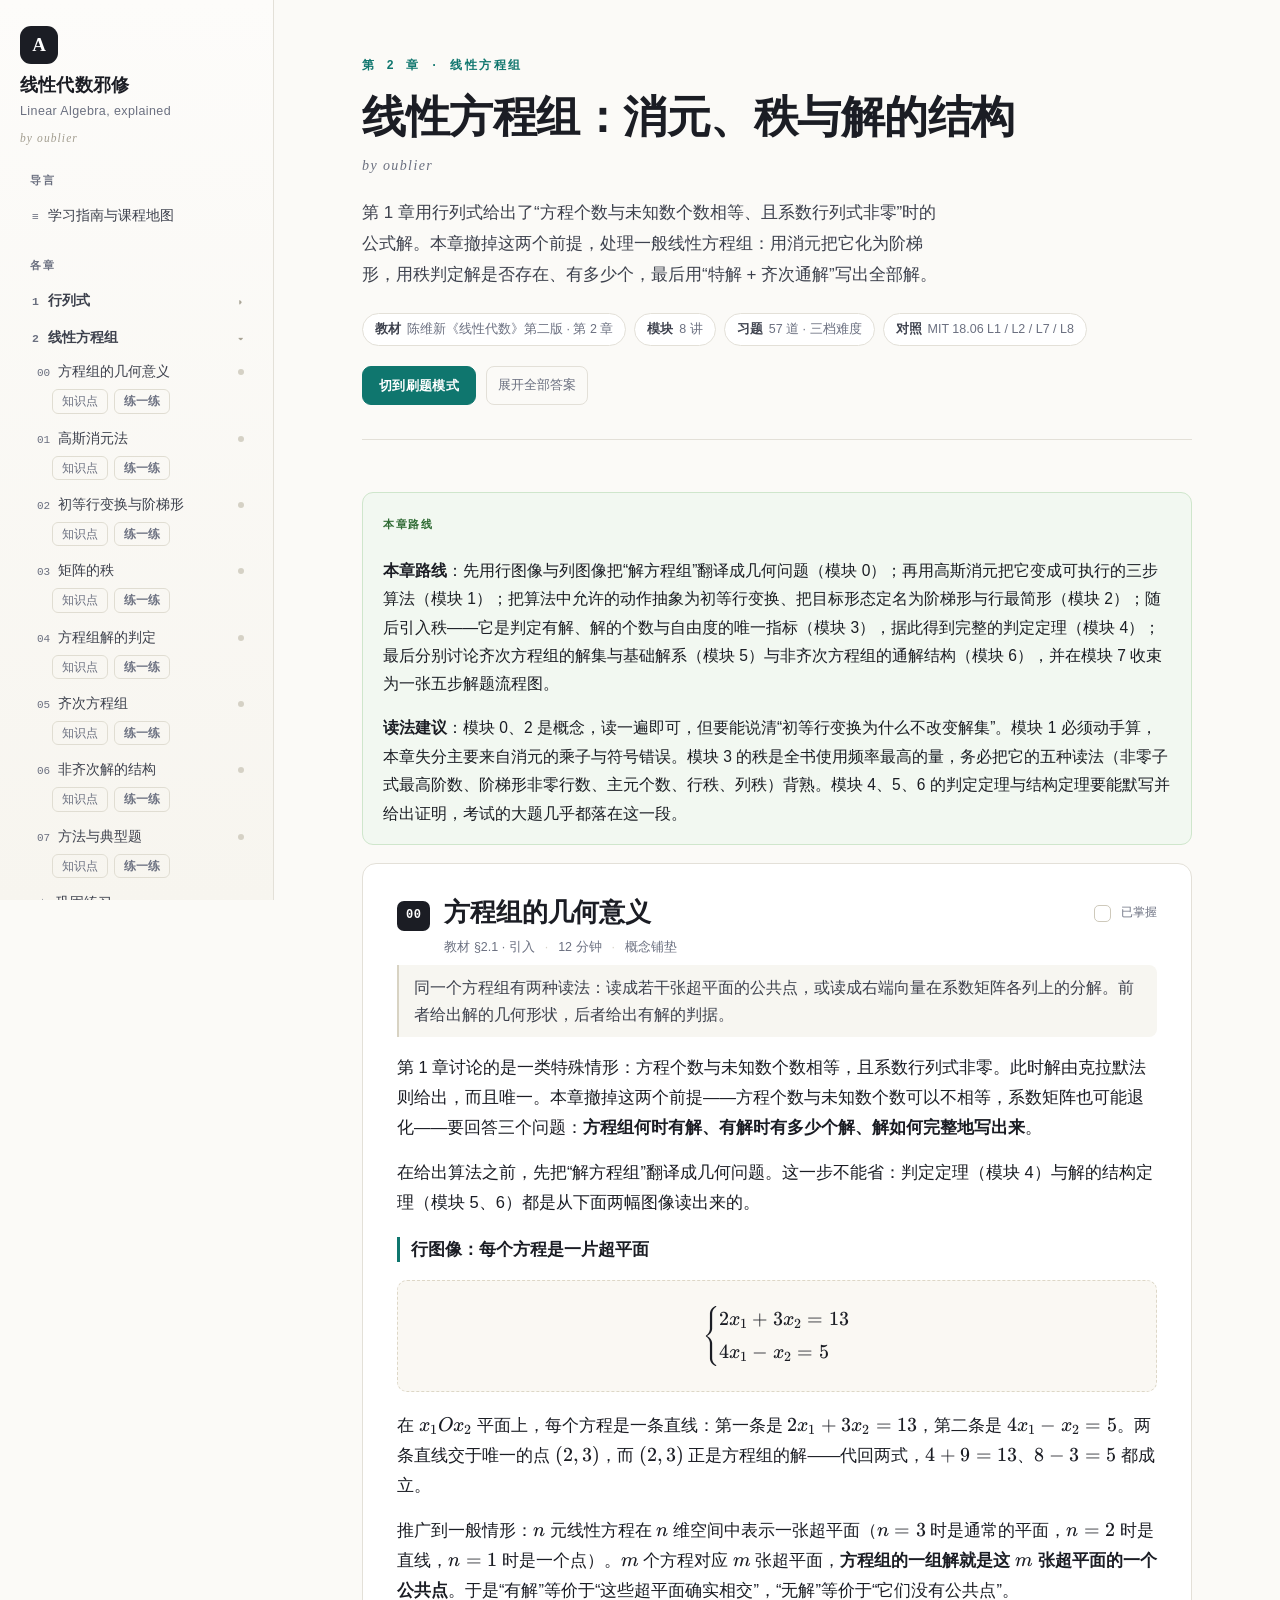
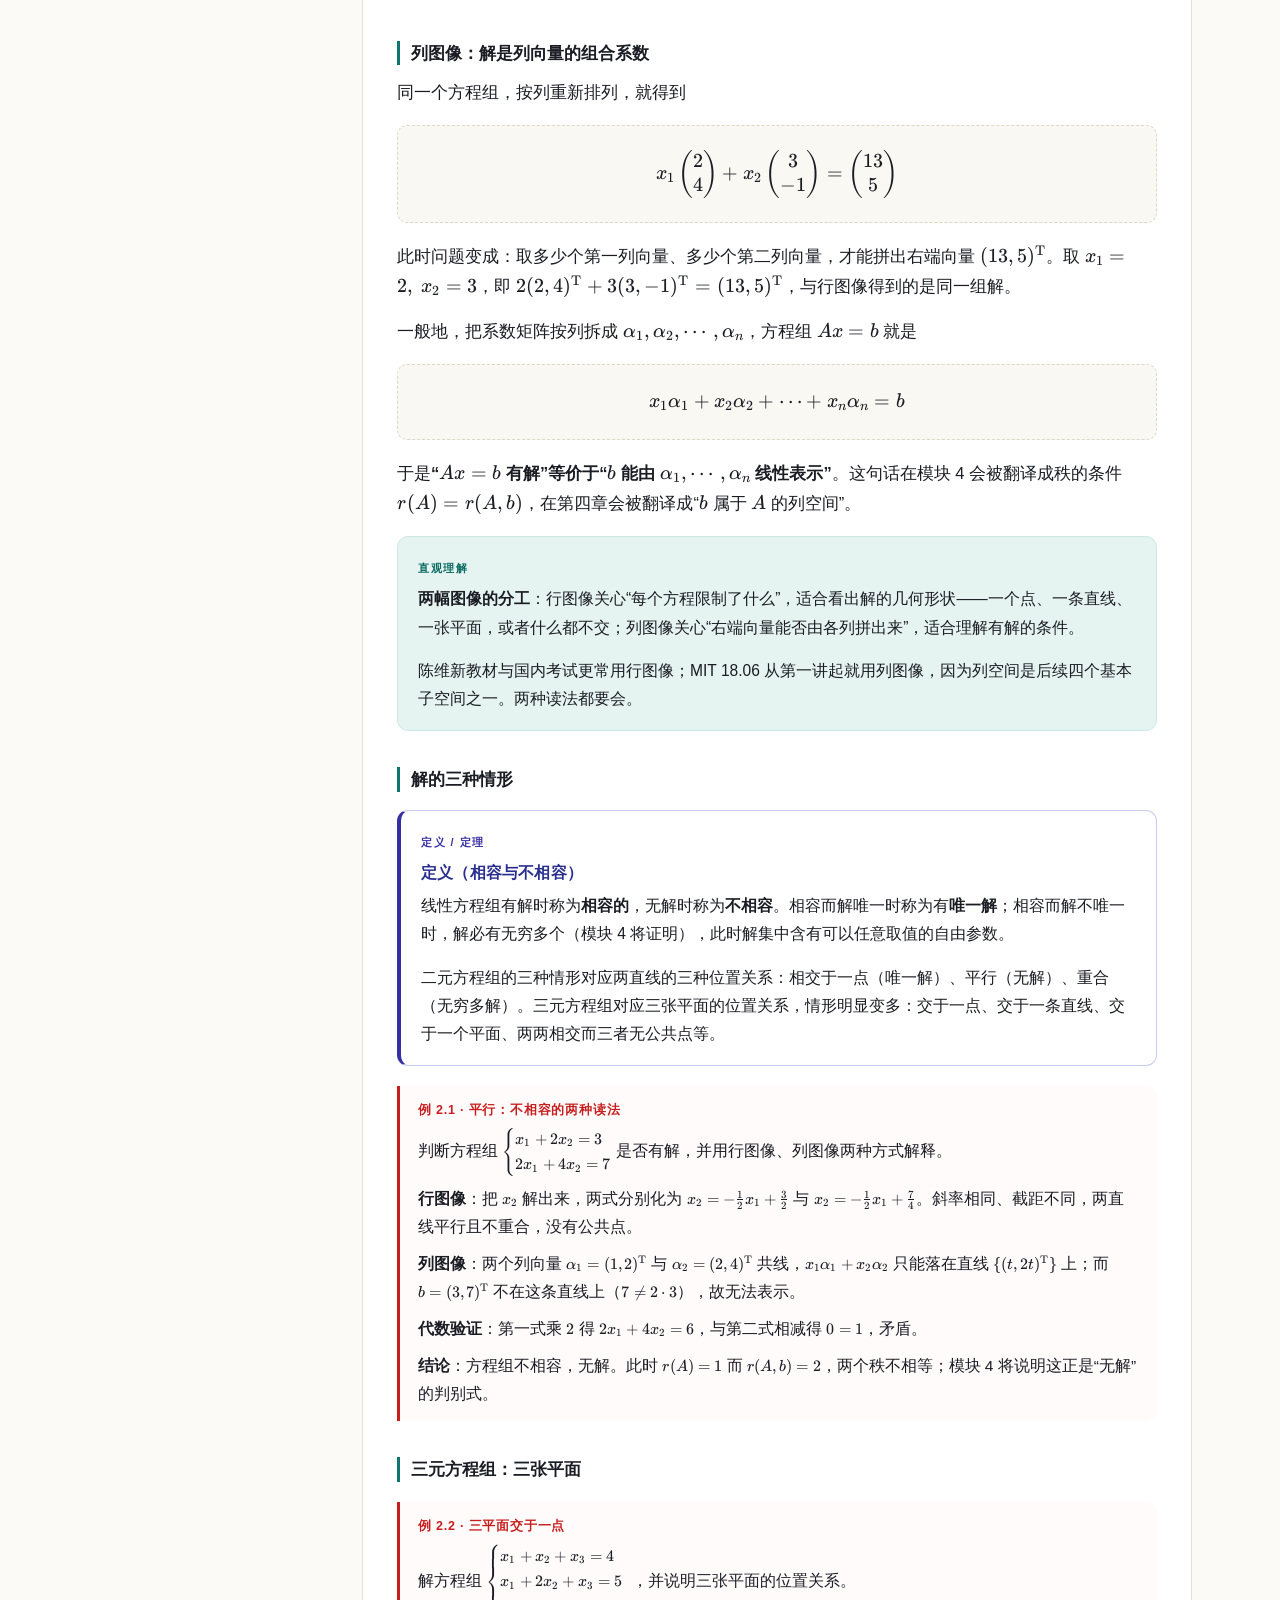
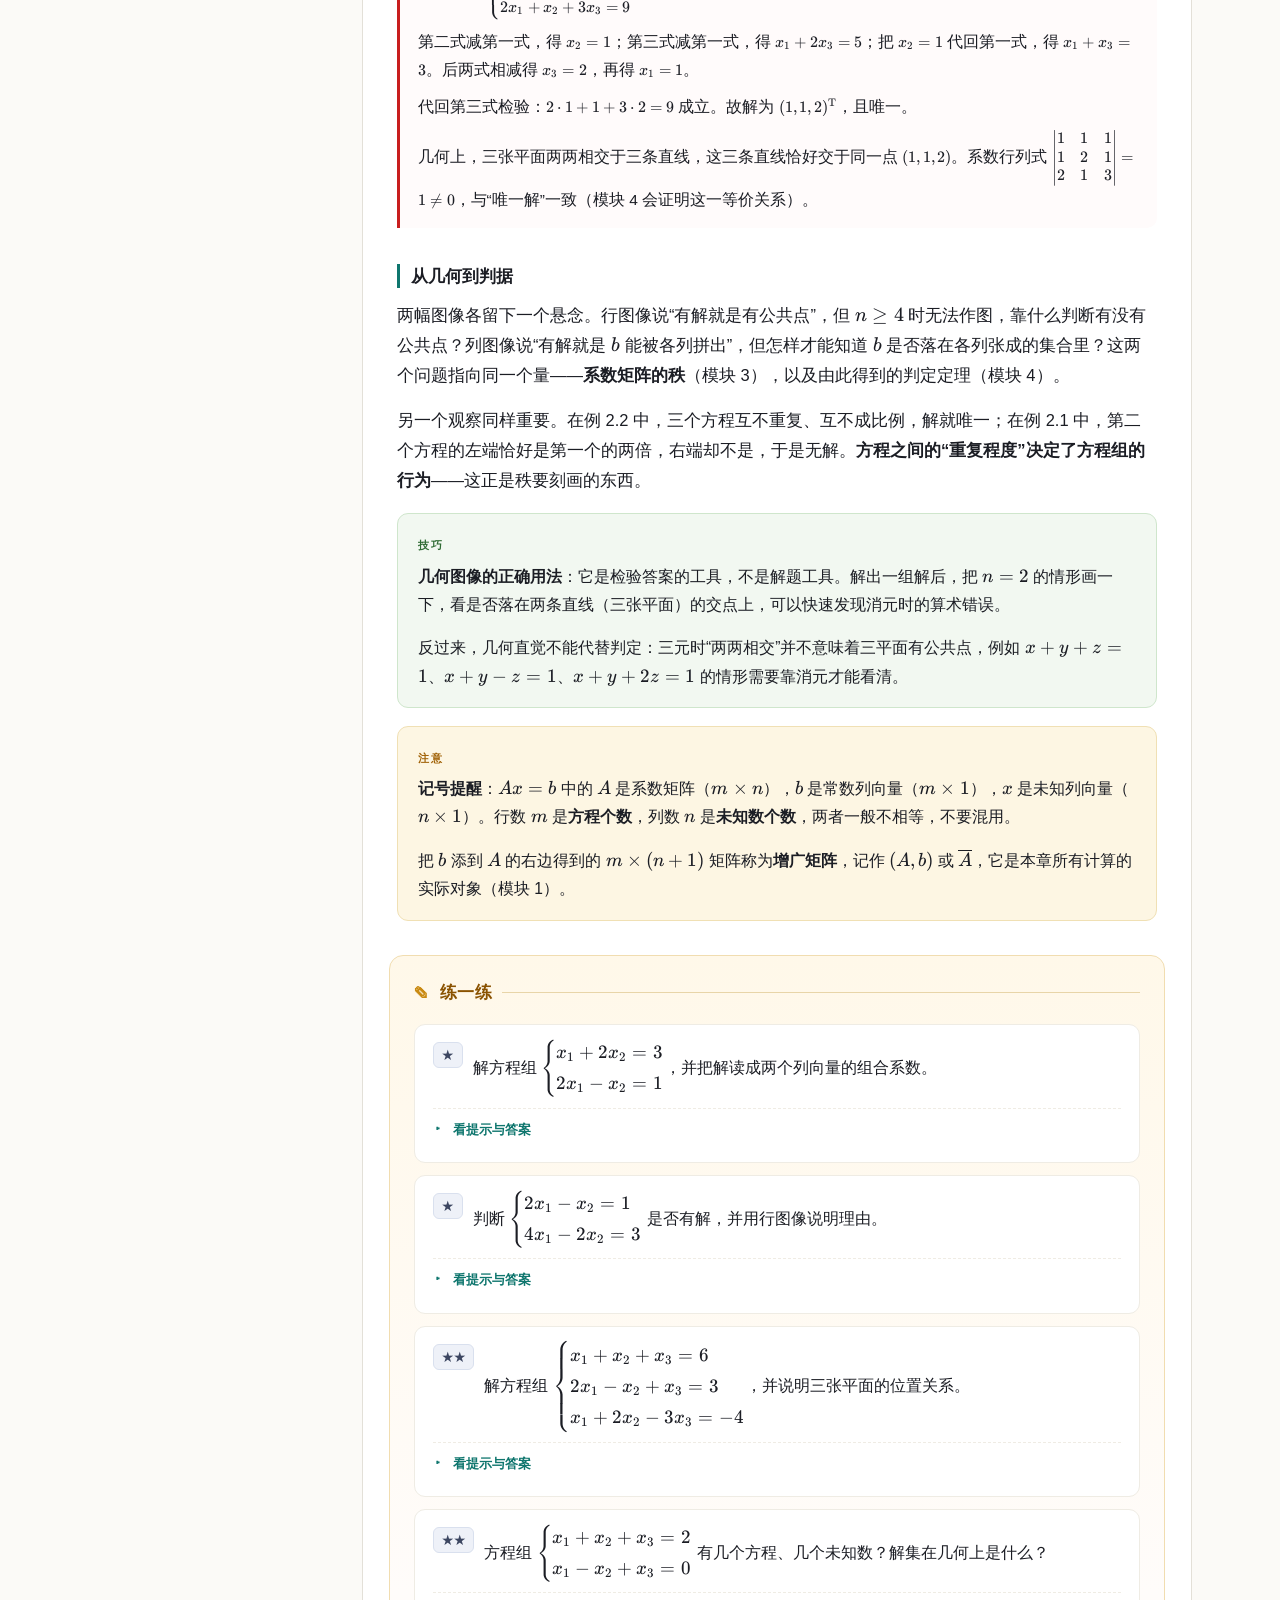
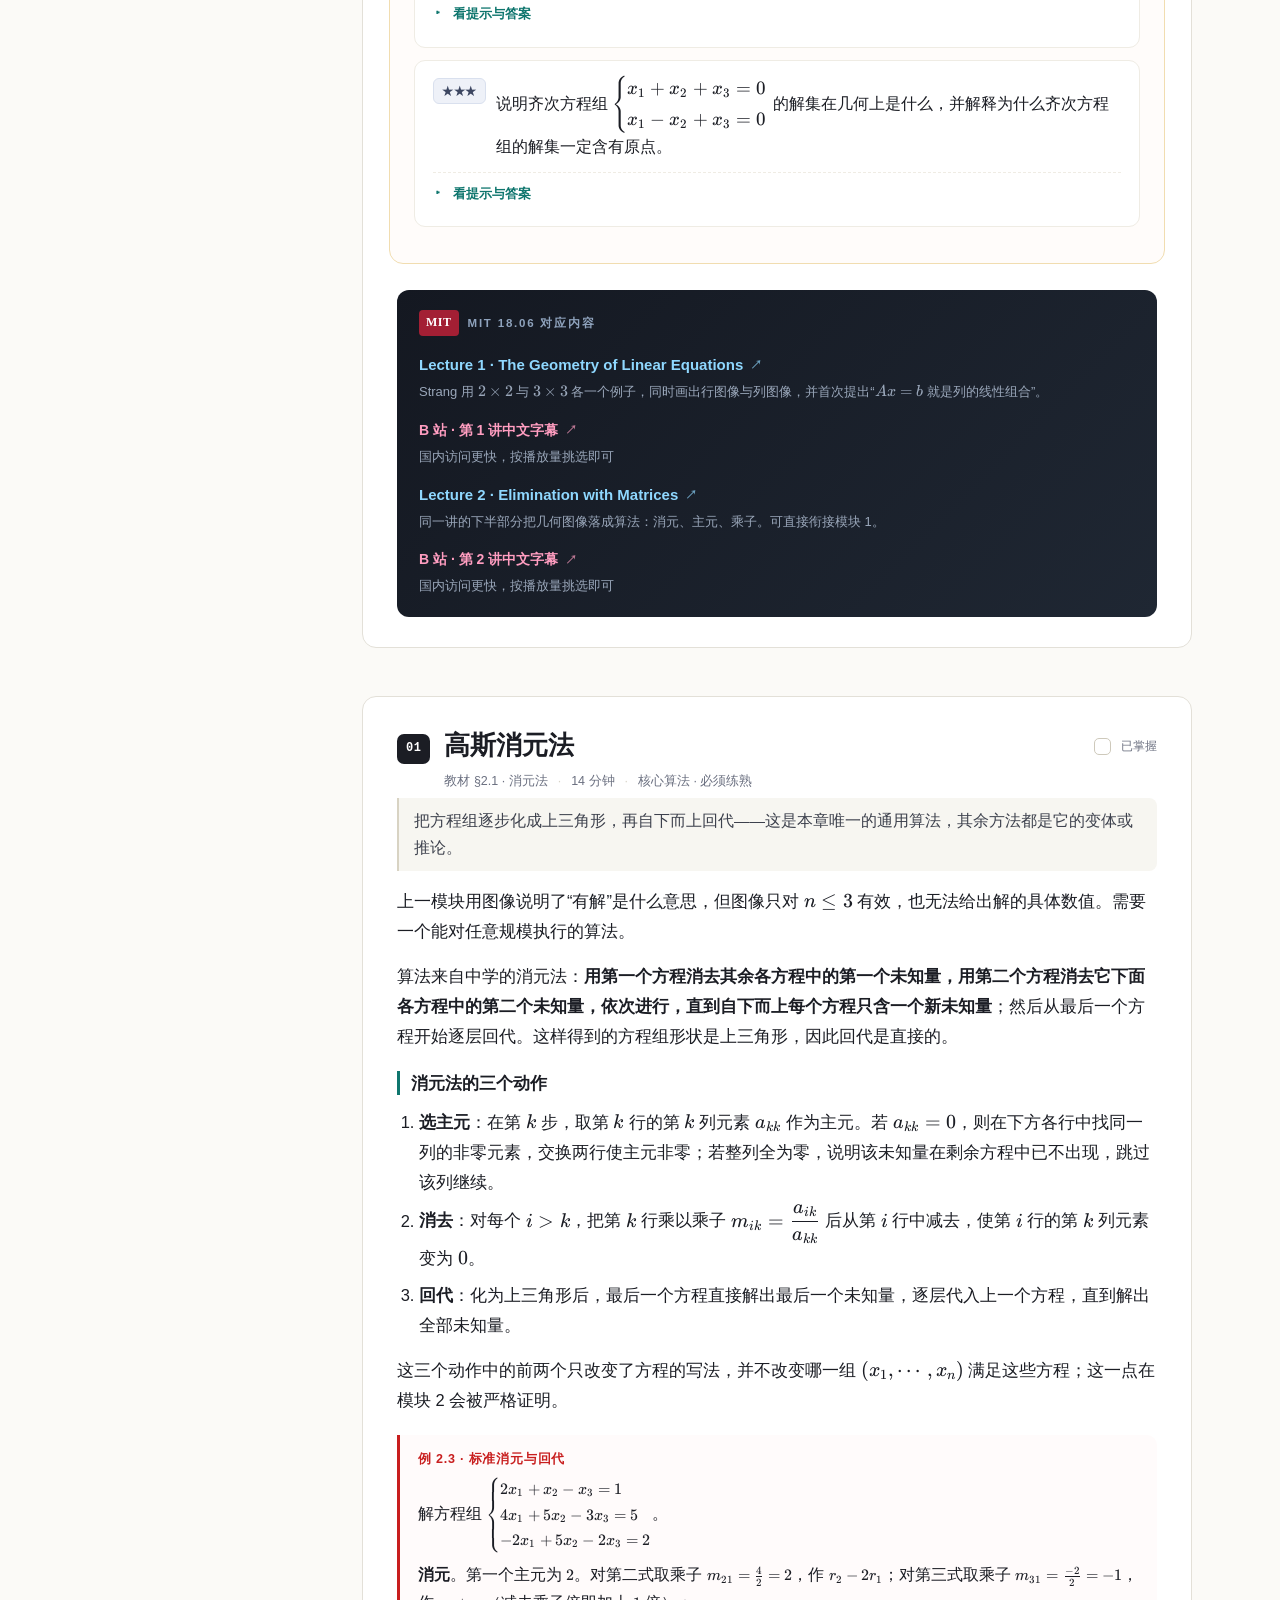
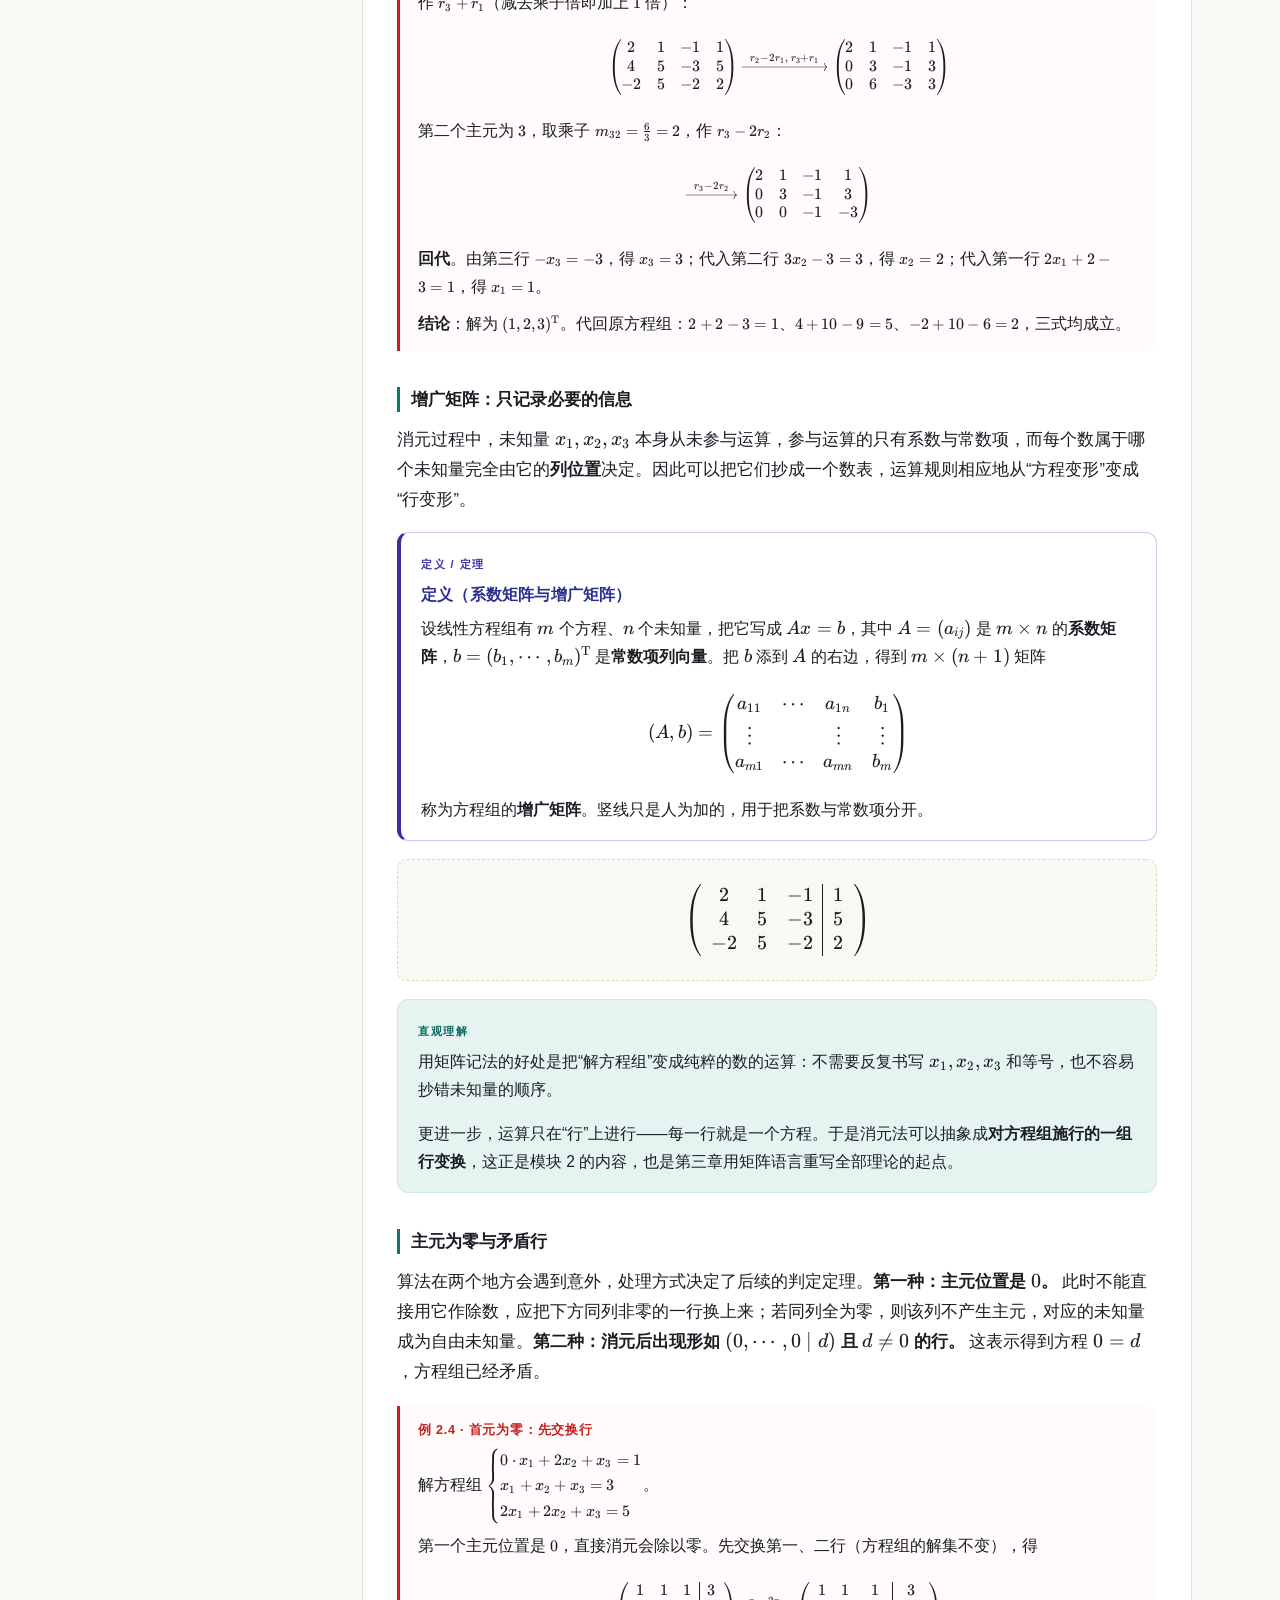
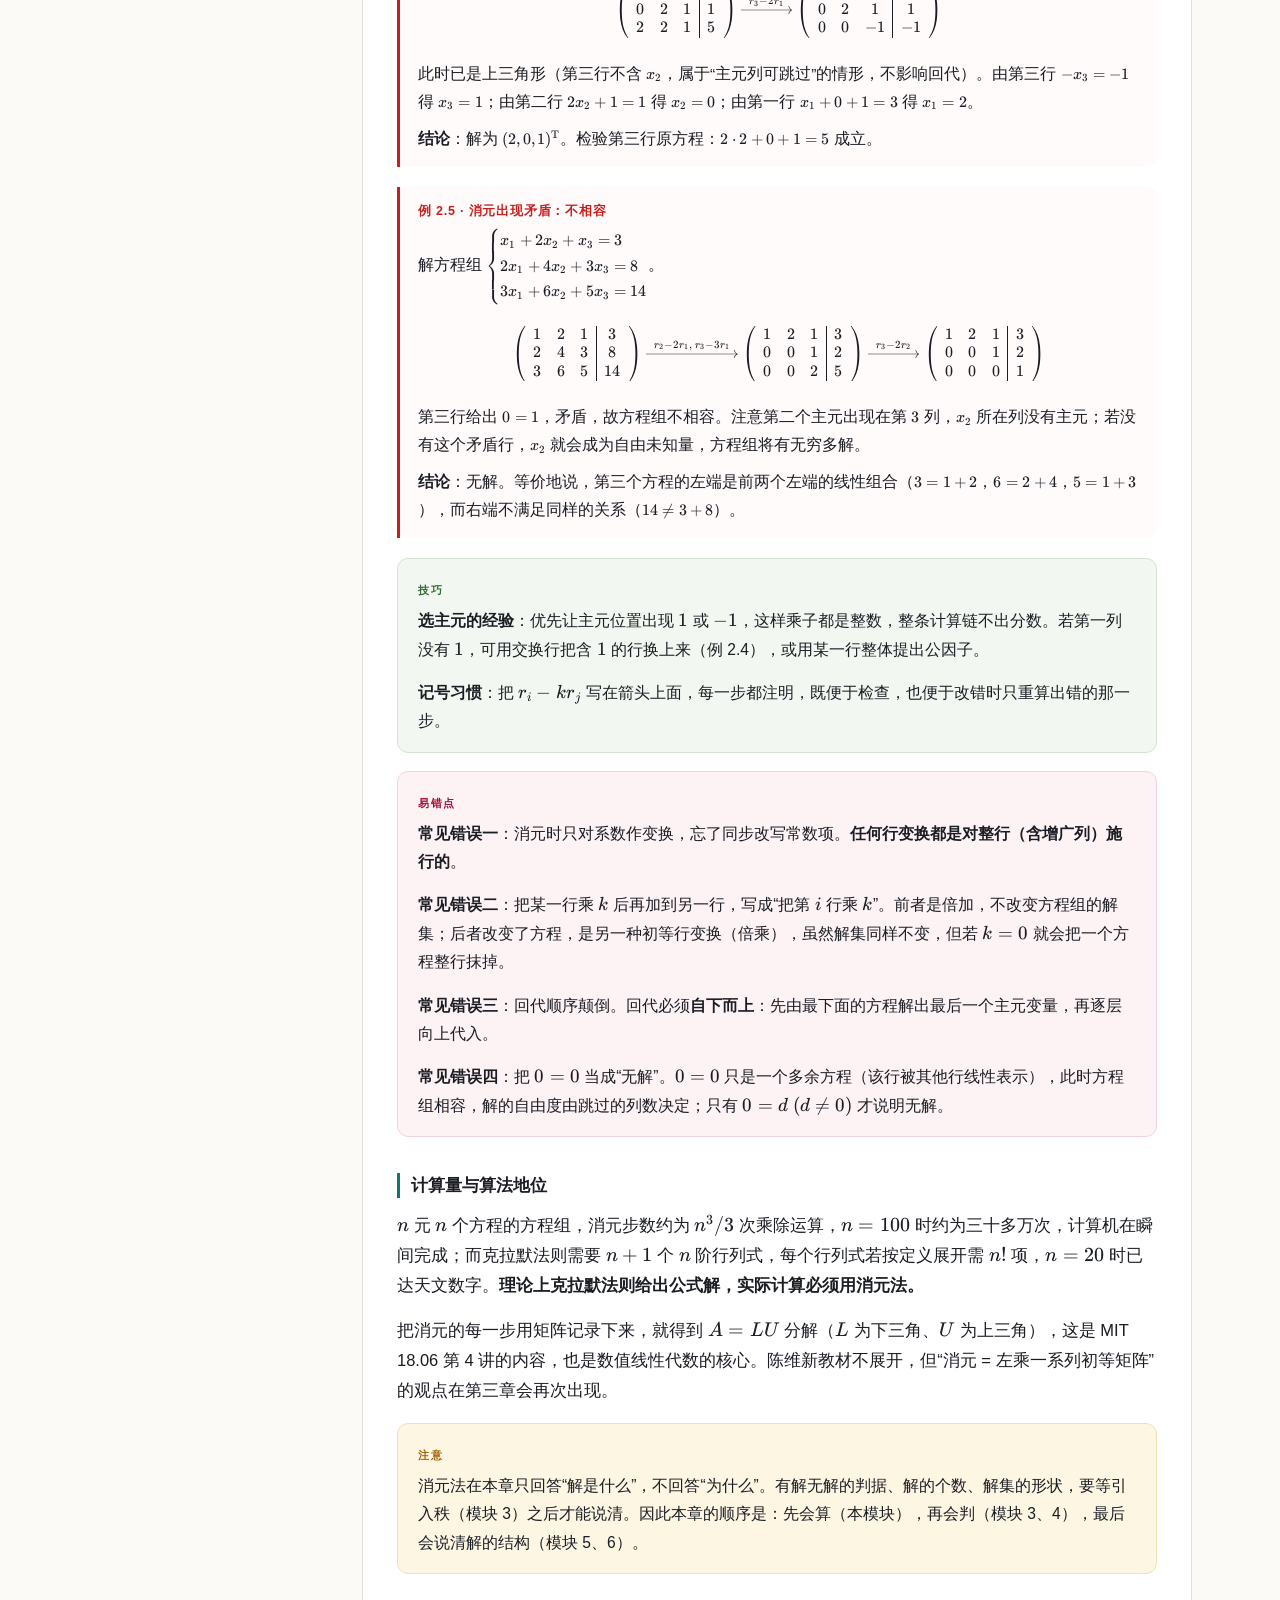
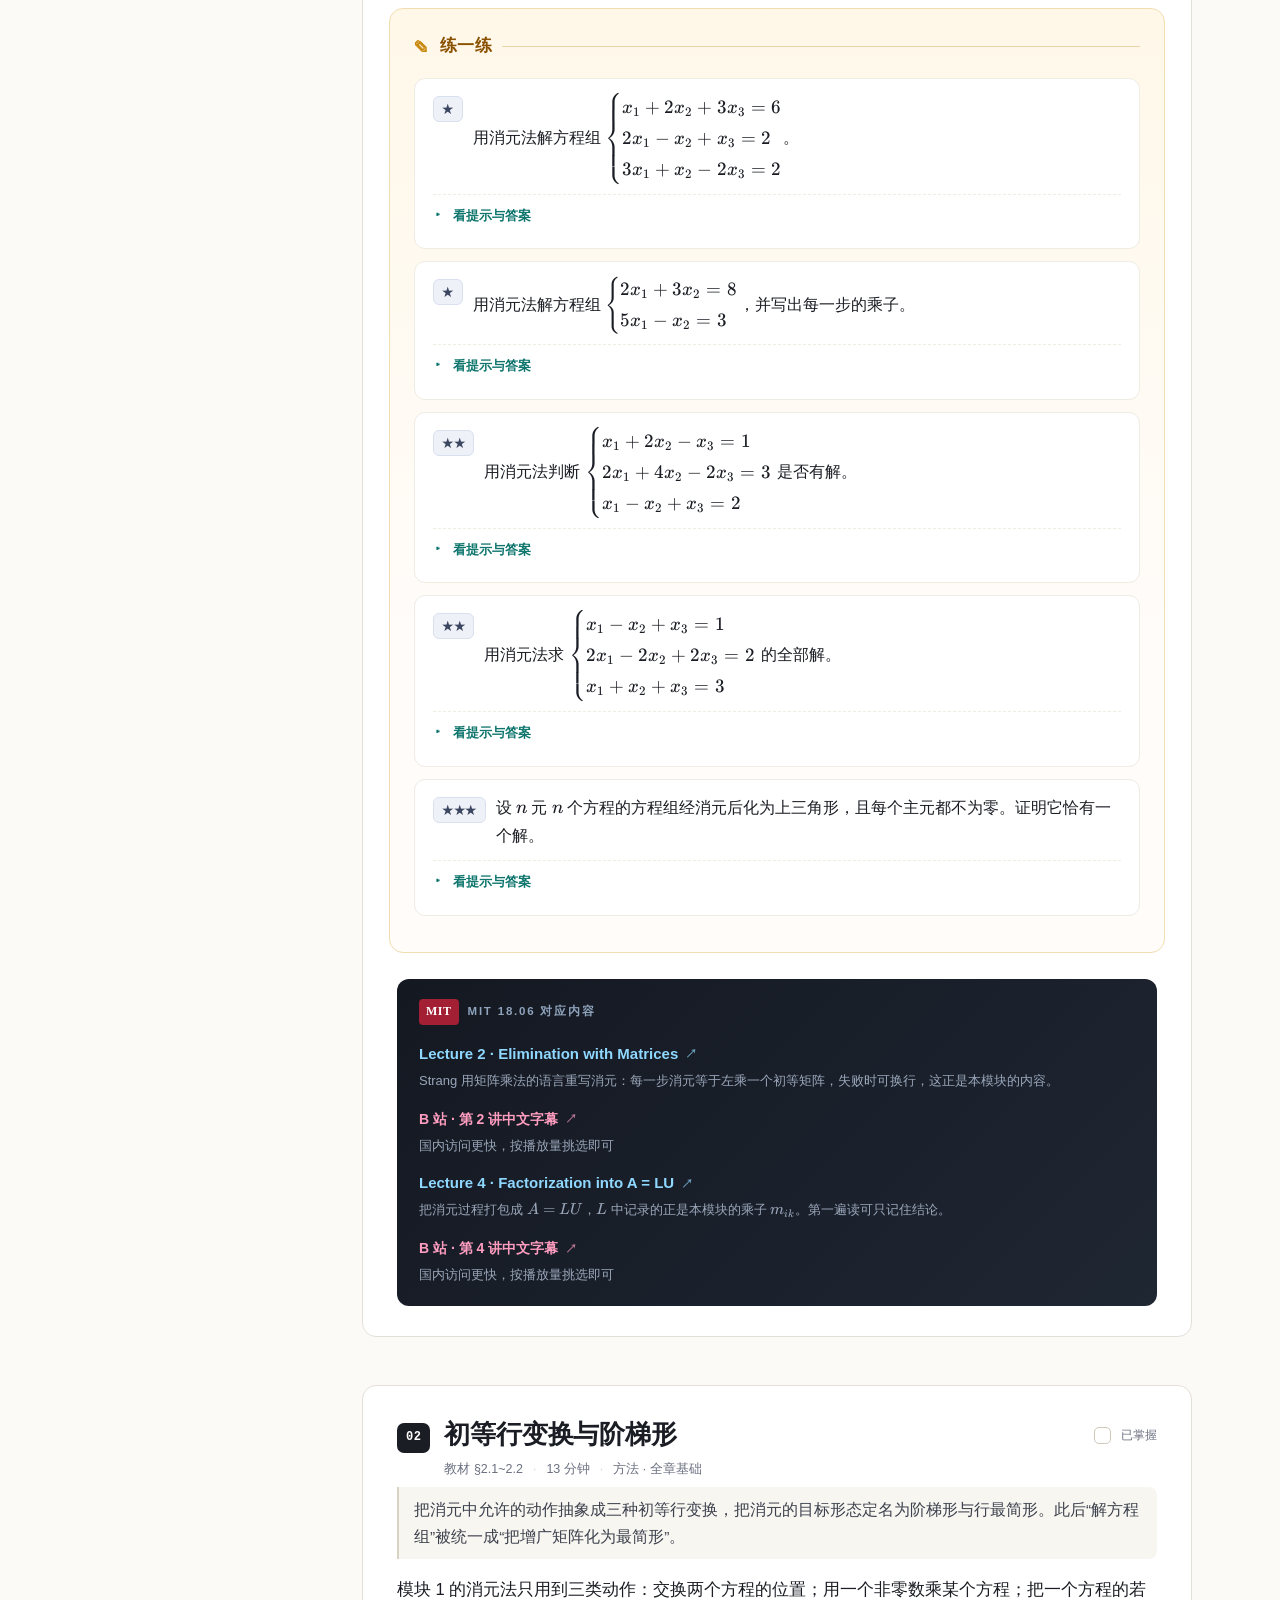
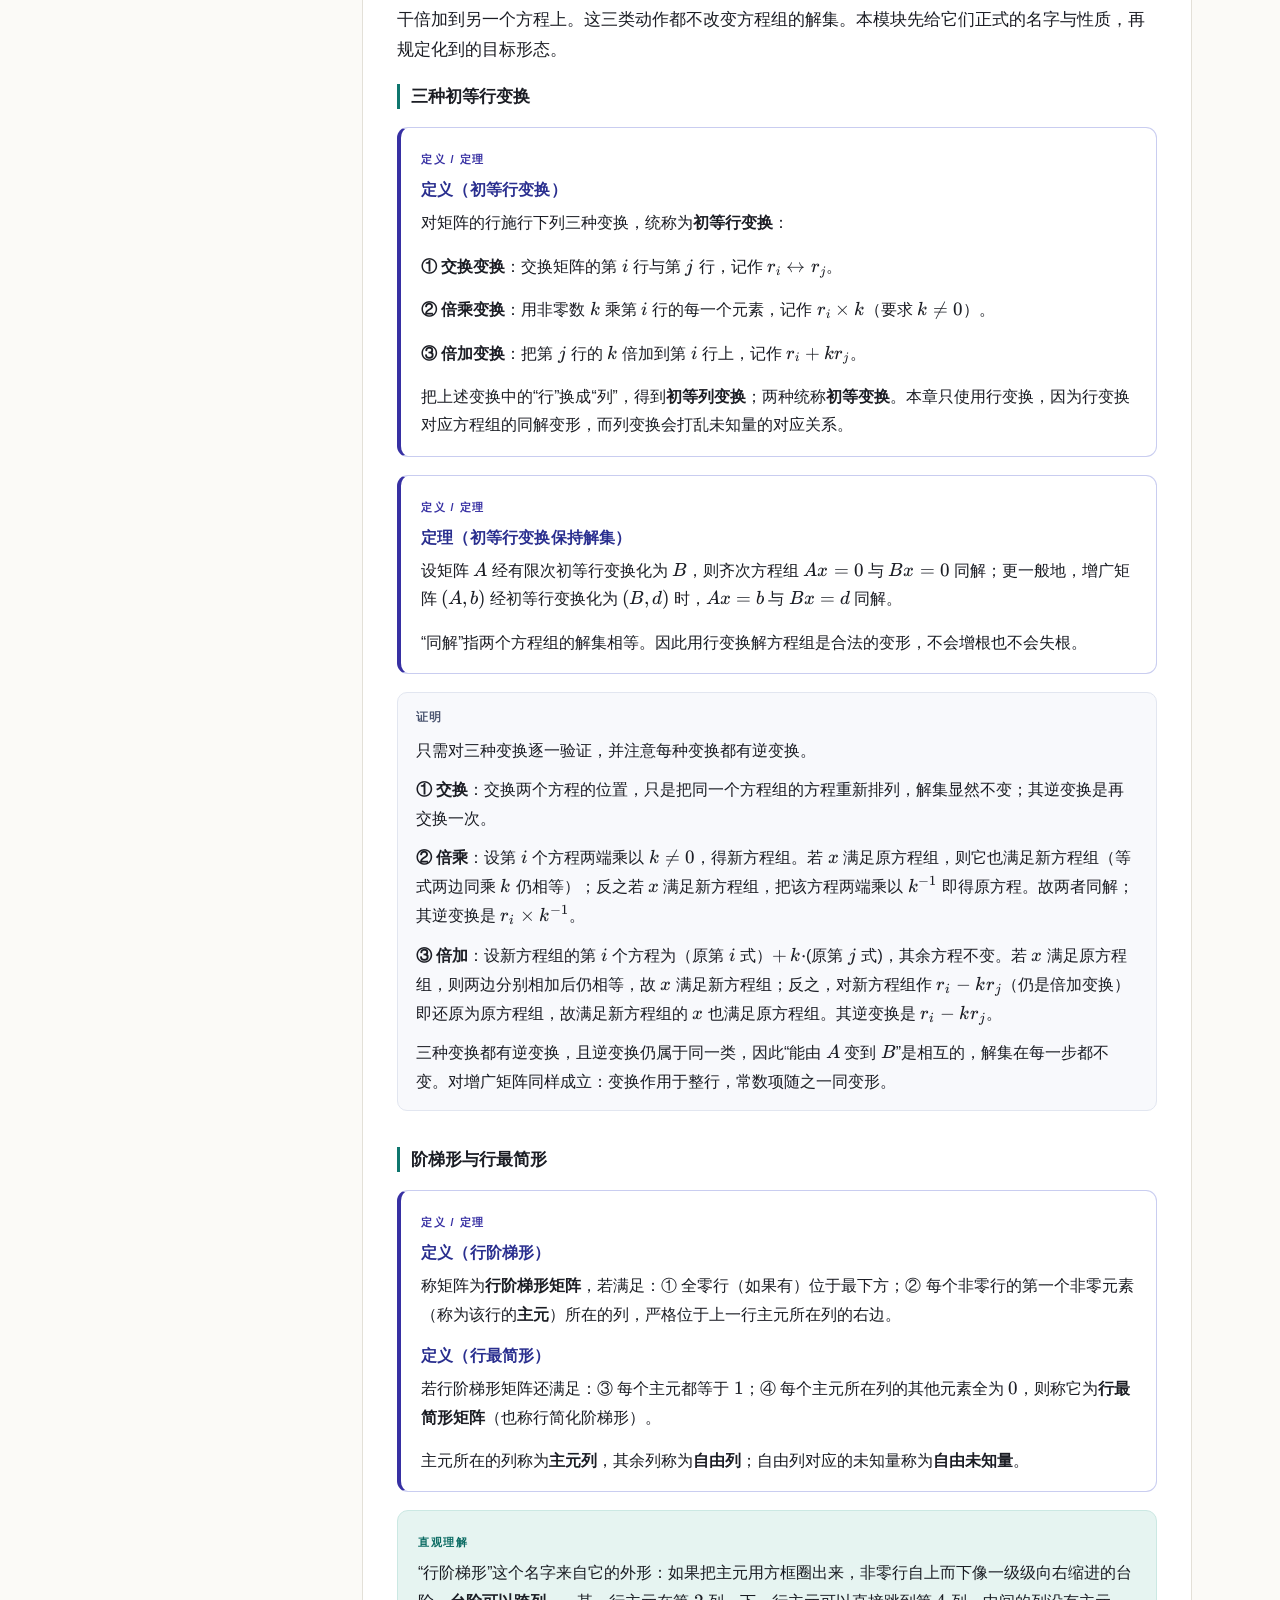
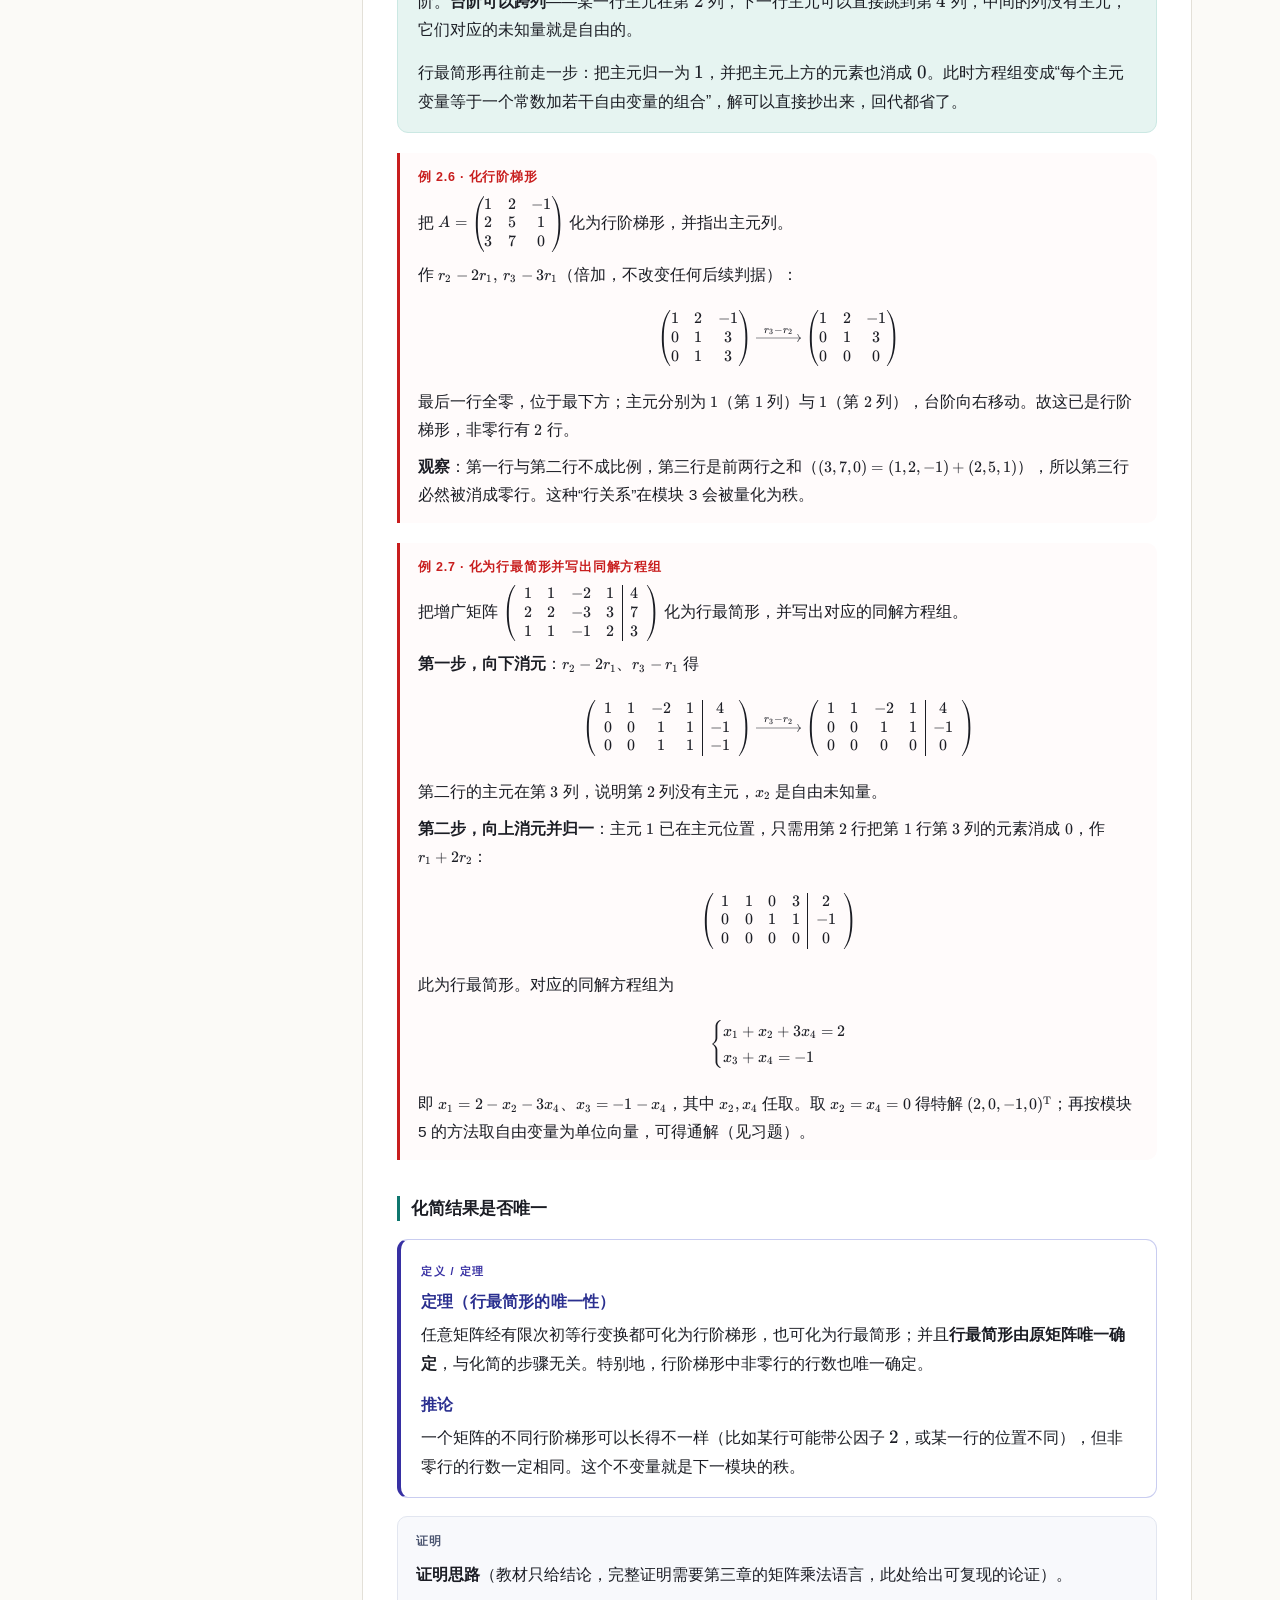
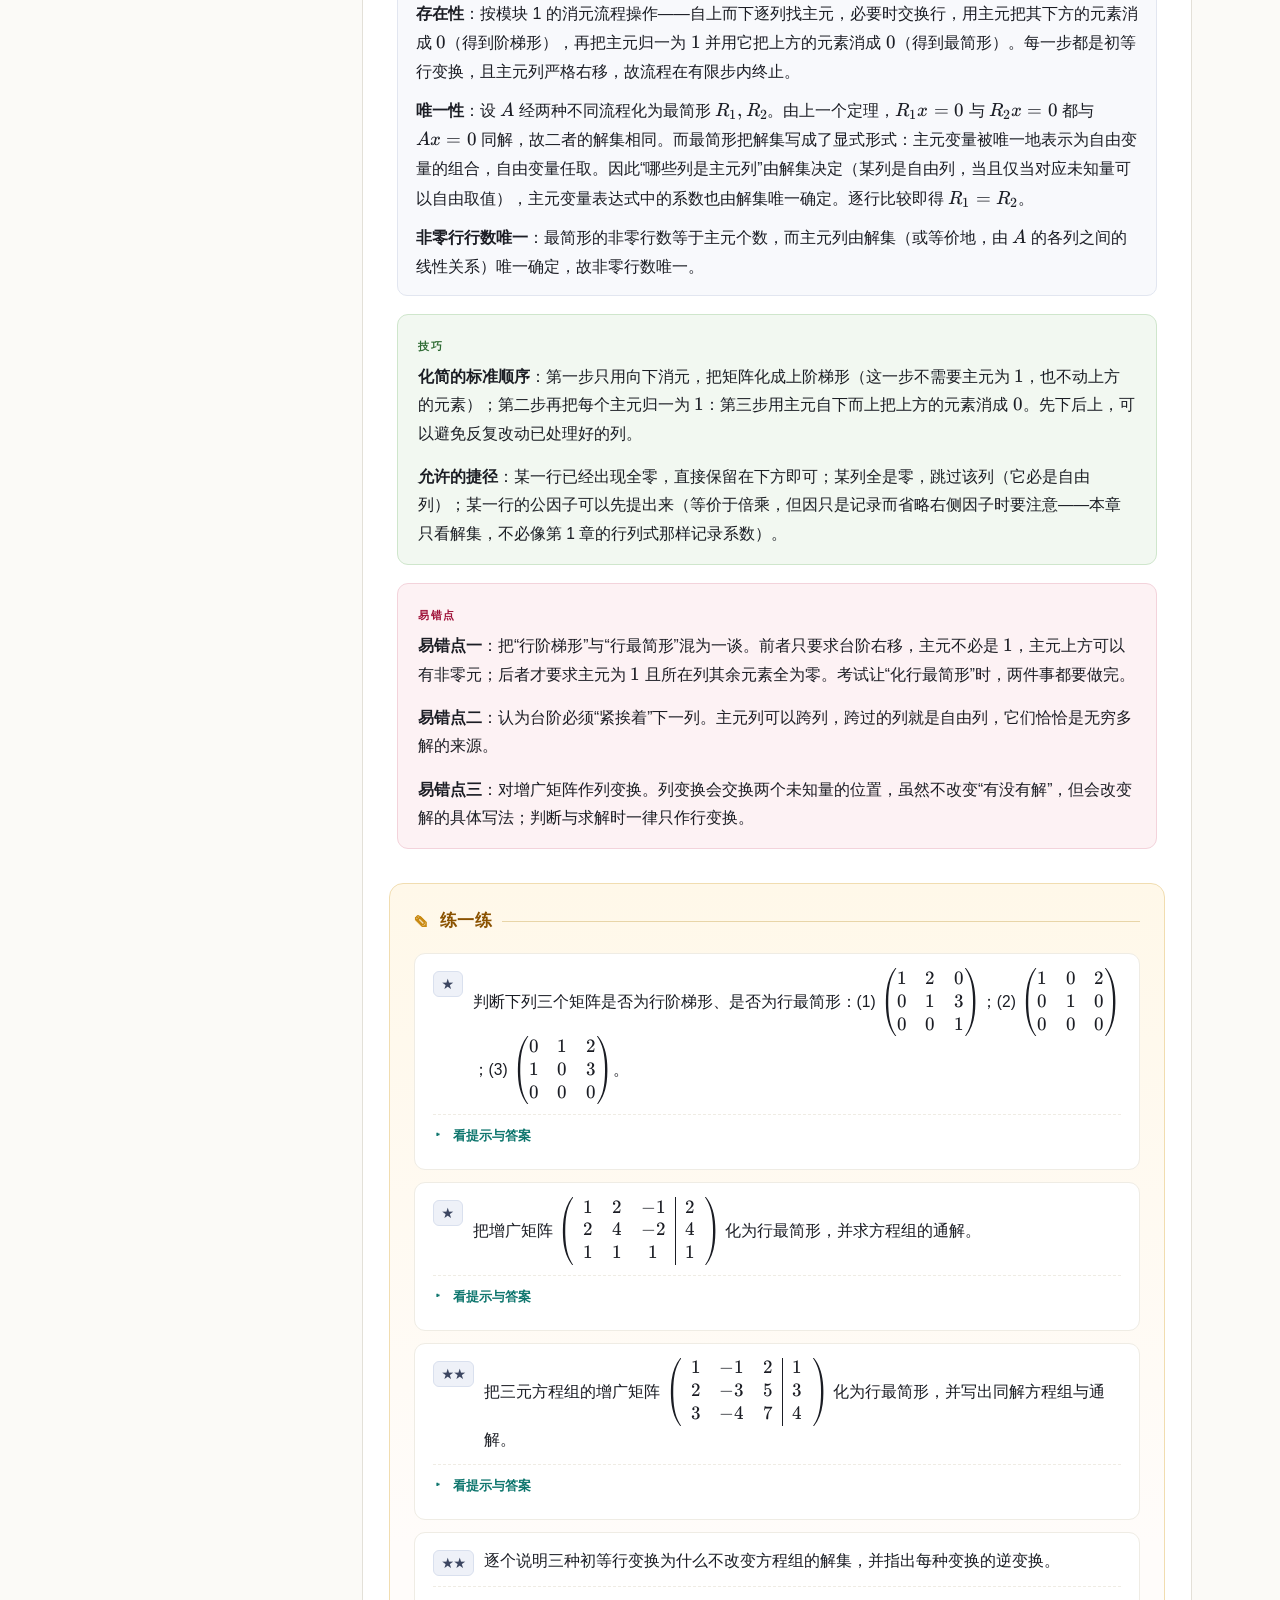
<file: ch2.html>
<!DOCTYPE html>
<html lang="zh-CN">
<head>
<meta charset="utf-8">
<meta name="viewport" content="width=device-width,initial-scale=1">
<title>线性方程组 · 线性代数邪修</title>
<meta name="description" content="第 1 章用行列式给出了“方程个数与未知数个数相等、且系数行列式非零”时的公式解。本章撤掉这两个前提，处理一般线性方程组：用消元把它化为阶梯形，用秩判定解是否存">
<link rel="stylesheet" href="assets/katex/katex.min.css">
<link rel="stylesheet" href="assets/style.css">
</head>
<body data-page="ch2">
<div class="topbar"><div class="topbar__bar" id="readbar"></div></div>
<div class="mobilebar">
  <button id="menuBtn">目录</button>
  <span class="mobilebar__title">线性方程组</span>
</div>
<div class="scrim" id="scrim"></div>
<div class="shell">
<aside class="sidebar" id="sidebar">
  <a class="brand" href="index.html">
    <span class="brand__mark">A</span>
    <div class="brand__name">线性代数邪修</div>
    <div class="brand__sub">Linear Algebra, explained</div>
    <div class="brand__by">by oublier</div>
  </a>
  <div class="navlabel">导言</div>
  <ul class="navlist">
    <li><a href="index.html"><span class="n">≡</span><span>学习指南与课程地图</span></a></li>
  </ul>
  <div class="navlabel">各章</div>
  <ul class="navlist chaps">
    <li class="chapgroup"><a class="chapgroup__t" href="ch1.html"><span class="n">1</span><span>行列式</span><span class="caret">▾</span></a><div class="chapgroup__b"><a href="ch1.html#m0" data-target="m0"><span class="n">00</span><span>行列式的引入</span><span class="dot"></span></a><div class="navsub"><a href="ch1.html#m0">知识点</a><a href="ch1.html#ex-m0" class="jump">练一练</a></div><a href="ch1.html#m1" data-target="m1"><span class="n">01</span><span>数域</span><span class="dot"></span></a><div class="navsub"><a href="ch1.html#m1">知识点</a><a href="ch1.html#ex-m1" class="jump">练一练</a></div><a href="ch1.html#m2" data-target="m2"><span class="n">02</span><span>排列与逆序数</span><span class="dot"></span></a><div class="navsub"><a href="ch1.html#m2">知识点</a><a href="ch1.html#ex-m2" class="jump">练一练</a></div><a href="ch1.html#m3" data-target="m3"><span class="n">03</span><span>$n$ 阶行列式</span><span class="dot"></span></a><div class="navsub"><a href="ch1.html#m3">知识点</a><a href="ch1.html#ex-m3" class="jump">练一练</a></div><a href="ch1.html#m4" data-target="m4"><span class="n">04</span><span>行列式的性质</span><span class="dot"></span></a><div class="navsub"><a href="ch1.html#m4">知识点</a><a href="ch1.html#ex-m4" class="jump">练一练</a></div><a href="ch1.html#m5" data-target="m5"><span class="n">05</span><span>按行（列）展开</span><span class="dot"></span></a><div class="navsub"><a href="ch1.html#m5">知识点</a><a href="ch1.html#ex-m5" class="jump">练一练</a></div><a href="ch1.html#m6" data-target="m6"><span class="n">06</span><span>九类速算</span><span class="dot"></span></a><div class="navsub"><a href="ch1.html#m6">知识点</a><a href="ch1.html#ex-m6" class="jump">练一练</a></div><a href="ch1.html#m7" data-target="m7"><span class="n">07</span><span>克拉默法则</span><span class="dot"></span></a><div class="navsub"><a href="ch1.html#m7">知识点</a><a href="ch1.html#ex-m7" class="jump">练一练</a></div><a href="ch1.html#exam"><span class="n">★</span><span>巩固练习</span></a></div></li><li class="chapgroup open"><a class="chapgroup__t" href="ch2.html"><span class="n">2</span><span>线性方程组</span><span class="caret">▾</span></a><div class="chapgroup__b"><a href="ch2.html#m0" data-target="m0"><span class="n">00</span><span>方程组的几何意义</span><span class="dot"></span></a><div class="navsub"><a href="ch2.html#m0">知识点</a><a href="ch2.html#ex-m0" class="jump">练一练</a></div><a href="ch2.html#m1" data-target="m1"><span class="n">01</span><span>高斯消元法</span><span class="dot"></span></a><div class="navsub"><a href="ch2.html#m1">知识点</a><a href="ch2.html#ex-m1" class="jump">练一练</a></div><a href="ch2.html#m2" data-target="m2"><span class="n">02</span><span>初等行变换与阶梯形</span><span class="dot"></span></a><div class="navsub"><a href="ch2.html#m2">知识点</a><a href="ch2.html#ex-m2" class="jump">练一练</a></div><a href="ch2.html#m3" data-target="m3"><span class="n">03</span><span>矩阵的秩</span><span class="dot"></span></a><div class="navsub"><a href="ch2.html#m3">知识点</a><a href="ch2.html#ex-m3" class="jump">练一练</a></div><a href="ch2.html#m4" data-target="m4"><span class="n">04</span><span>方程组解的判定</span><span class="dot"></span></a><div class="navsub"><a href="ch2.html#m4">知识点</a><a href="ch2.html#ex-m4" class="jump">练一练</a></div><a href="ch2.html#m5" data-target="m5"><span class="n">05</span><span>齐次方程组</span><span class="dot"></span></a><div class="navsub"><a href="ch2.html#m5">知识点</a><a href="ch2.html#ex-m5" class="jump">练一练</a></div><a href="ch2.html#m6" data-target="m6"><span class="n">06</span><span>非齐次解的结构</span><span class="dot"></span></a><div class="navsub"><a href="ch2.html#m6">知识点</a><a href="ch2.html#ex-m6" class="jump">练一练</a></div><a href="ch2.html#m7" data-target="m7"><span class="n">07</span><span>方法与典型题</span><span class="dot"></span></a><div class="navsub"><a href="ch2.html#m7">知识点</a><a href="ch2.html#ex-m7" class="jump">练一练</a></div><a href="ch2.html#exam"><span class="n">★</span><span>巩固练习</span></a></div></li><li class="chapgroup"><a class="chapgroup__t" href="ch3.html"><span class="n">3</span><span>矩阵</span><span class="caret">▾</span></a><div class="chapgroup__b"><a href="ch3.html#m0" data-target="m0"><span class="n">00</span><span>矩阵与线性运算</span><span class="dot"></span></a><div class="navsub"><a href="ch3.html#m0">知识点</a><a href="ch3.html#ex-m0" class="jump">练一练</a></div><a href="ch3.html#m1" data-target="m1"><span class="n">01</span><span>矩阵乘法</span><span class="dot"></span></a><div class="navsub"><a href="ch3.html#m1">知识点</a><a href="ch3.html#ex-m1" class="jump">练一练</a></div><a href="ch3.html#m2" data-target="m2"><span class="n">02</span><span>转置与对称</span><span class="dot"></span></a><div class="navsub"><a href="ch3.html#m2">知识点</a><a href="ch3.html#ex-m2" class="jump">练一练</a></div><a href="ch3.html#m3" data-target="m3"><span class="n">03</span><span>逆矩阵</span><span class="dot"></span></a><div class="navsub"><a href="ch3.html#m3">知识点</a><a href="ch3.html#ex-m3" class="jump">练一练</a></div><a href="ch3.html#m4" data-target="m4"><span class="n">04</span><span>分块矩阵</span><span class="dot"></span></a><div class="navsub"><a href="ch3.html#m4">知识点</a><a href="ch3.html#ex-m4" class="jump">练一练</a></div><a href="ch3.html#m5" data-target="m5"><span class="n">05</span><span>初等变换与初等矩阵</span><span class="dot"></span></a><div class="navsub"><a href="ch3.html#m5">知识点</a><a href="ch3.html#ex-m5" class="jump">练一练</a></div><a href="ch3.html#m6" data-target="m6"><span class="n">06</span><span>等价与标准形</span><span class="dot"></span></a><div class="navsub"><a href="ch3.html#m6">知识点</a><a href="ch3.html#ex-m6" class="jump">练一练</a></div><a href="ch3.html#m7" data-target="m7"><span class="n">07</span><span>方法与典型题</span><span class="dot"></span></a><div class="navsub"><a href="ch3.html#m7">知识点</a><a href="ch3.html#ex-m7" class="jump">练一练</a></div><a href="ch3.html#exam"><span class="n">★</span><span>巩固练习</span></a></div></li><li class="chapgroup"><a class="chapgroup__t" href="ch4.html"><span class="n">4</span><span>线性空间与线性变换</span><span class="caret">▾</span></a><div class="chapgroup__b"><a href="ch4.html#m0" data-target="m0"><span class="n">00</span><span>线性空间定义</span><span class="dot"></span></a><div class="navsub"><a href="ch4.html#m0">知识点</a><a href="ch4.html#ex-m0" class="jump">练一练</a></div><a href="ch4.html#m1" data-target="m1"><span class="n">01</span><span>线性相关与无关</span><span class="dot"></span></a><div class="navsub"><a href="ch4.html#m1">知识点</a><a href="ch4.html#ex-m1" class="jump">练一练</a></div><a href="ch4.html#m2" data-target="m2"><span class="n">02</span><span>极大无关组</span><span class="dot"></span></a><div class="navsub"><a href="ch4.html#m2">知识点</a><a href="ch4.html#ex-m2" class="jump">练一练</a></div><a href="ch4.html#m3" data-target="m3"><span class="n">03</span><span>基与维数</span><span class="dot"></span></a><div class="navsub"><a href="ch4.html#m3">知识点</a><a href="ch4.html#ex-m3" class="jump">练一练</a></div><a href="ch4.html#m4" data-target="m4"><span class="n">04</span><span>子空间</span><span class="dot"></span></a><div class="navsub"><a href="ch4.html#m4">知识点</a><a href="ch4.html#ex-m4" class="jump">练一练</a></div><a href="ch4.html#m5" data-target="m5"><span class="n">05</span><span>解的结构</span><span class="dot"></span></a><div class="navsub"><a href="ch4.html#m5">知识点</a><a href="ch4.html#ex-m5" class="jump">练一练</a></div><a href="ch4.html#m6" data-target="m6"><span class="n">06</span><span>标准正交基</span><span class="dot"></span></a><div class="navsub"><a href="ch4.html#m6">知识点</a><a href="ch4.html#ex-m6" class="jump">练一练</a></div><a href="ch4.html#m7" data-target="m7"><span class="n">07</span><span>线性变换与矩阵</span><span class="dot"></span></a><div class="navsub"><a href="ch4.html#m7">知识点</a><a href="ch4.html#ex-m7" class="jump">练一练</a></div><a href="ch4.html#exam"><span class="n">★</span><span>巩固练习</span></a></div></li><li class="chapgroup"><a class="chapgroup__t" href="ch5.html"><span class="n">5</span><span>特征值与对角化</span><span class="caret">▾</span></a><div class="chapgroup__b"><a href="ch5.html#m0" data-target="m0"><span class="n">00</span><span>特征值与特征向量</span><span class="dot"></span></a><div class="navsub"><a href="ch5.html#m0">知识点</a><a href="ch5.html#ex-m0" class="jump">练一练</a></div><a href="ch5.html#m1" data-target="m1"><span class="n">01</span><span>特征多项式</span><span class="dot"></span></a><div class="navsub"><a href="ch5.html#m1">知识点</a><a href="ch5.html#ex-m1" class="jump">练一练</a></div><a href="ch5.html#m2" data-target="m2"><span class="n">02</span><span>相似矩阵</span><span class="dot"></span></a><div class="navsub"><a href="ch5.html#m2">知识点</a><a href="ch5.html#ex-m2" class="jump">练一练</a></div><a href="ch5.html#m3" data-target="m3"><span class="n">03</span><span>可对角化的条件</span><span class="dot"></span></a><div class="navsub"><a href="ch5.html#m3">知识点</a><a href="ch5.html#ex-m3" class="jump">练一练</a></div><a href="ch5.html#m4" data-target="m4"><span class="n">04</span><span>实对称正交对角化</span><span class="dot"></span></a><div class="navsub"><a href="ch5.html#m4">知识点</a><a href="ch5.html#ex-m4" class="jump">练一练</a></div><a href="ch5.html#m5" data-target="m5"><span class="n">05</span><span>特征值的应用</span><span class="dot"></span></a><div class="navsub"><a href="ch5.html#m5">知识点</a><a href="ch5.html#ex-m5" class="jump">练一练</a></div><a href="ch5.html#m6" data-target="m6"><span class="n">06</span><span>方法与典型题</span><span class="dot"></span></a><div class="navsub"><a href="ch5.html#m6">知识点</a><a href="ch5.html#ex-m6" class="jump">练一练</a></div><a href="ch5.html#exam"><span class="n">★</span><span>巩固练习</span></a></div></li><li class="chapgroup"><a class="chapgroup__t" href="ch6.html"><span class="n">6</span><span>二次型</span><span class="caret">▾</span></a><div class="chapgroup__b"><a href="ch6.html#m0" data-target="m0"><span class="n">00</span><span>二次型与矩阵</span><span class="dot"></span></a><div class="navsub"><a href="ch6.html#m0">知识点</a><a href="ch6.html#ex-m0" class="jump">练一练</a></div><a href="ch6.html#m1" data-target="m1"><span class="n">01</span><span>合同与标准形</span><span class="dot"></span></a><div class="navsub"><a href="ch6.html#m1">知识点</a><a href="ch6.html#ex-m1" class="jump">练一练</a></div><a href="ch6.html#m2" data-target="m2"><span class="n">02</span><span>配方法</span><span class="dot"></span></a><div class="navsub"><a href="ch6.html#m2">知识点</a><a href="ch6.html#ex-m2" class="jump">练一练</a></div><a href="ch6.html#m3" data-target="m3"><span class="n">03</span><span>惯性定理</span><span class="dot"></span></a><div class="navsub"><a href="ch6.html#m3">知识点</a><a href="ch6.html#ex-m3" class="jump">练一练</a></div><a href="ch6.html#m4" data-target="m4"><span class="n">04</span><span>正定二次型</span><span class="dot"></span></a><div class="navsub"><a href="ch6.html#m4">知识点</a><a href="ch6.html#ex-m4" class="jump">练一练</a></div><a href="ch6.html#m5" data-target="m5"><span class="n">05</span><span>方法与典型题</span><span class="dot"></span></a><div class="navsub"><a href="ch6.html#m5">知识点</a><a href="ch6.html#ex-m5" class="jump">练一练</a></div><a href="ch6.html#exam"><span class="n">★</span><span>巩固练习</span></a></div></li>
  </ul>
</aside>
<div class="main">
<div class="wrap">
<div class="warnbar" id="warnbar"></div>
<header class="chaphead">
<div class="chaphead__kicker">第 2 章 · 线性方程组</div>
<h1>线性方程组：消元、秩与解的结构</h1>
<p class="byline">by oublier</p>
<p class="chaphead__lead">第 1 章用行列式给出了“方程个数与未知数个数相等、且系数行列式非零”时的公式解。本章撤掉这两个前提，处理一般线性方程组：用消元把它化为阶梯形，用秩判定解是否存在、有多少个，最后用“特解 + 齐次通解”写出全部解。</p>
<div class="chaphead__meta"><span class="chip"><b>教材</b>陈维新《线性代数》第二版 · 第 2 章</span><span class="chip"><b>模块</b>8 讲</span><span class="chip"><b>习题</b>57 道 · 三档难度</span><span class="chip"><b>对照</b>MIT 18.06 L1 / L2 / L7 / L8</span></div>
<div class="chaphead__actions"><button class="modebtn" id="modeBtn">切到刷题模式</button><button class="expandall" id="expandAll">展开全部答案</button></div>
</header>
<div class="box box--tip intro"><span class="box__tag">本章路线</span><p><strong>本章路线</strong>：先用行图像与列图像把“解方程组”翻译成几何问题（模块 0）；再用高斯消元把它变成可执行的三步算法（模块 1）；把算法中允许的动作抽象为初等行变换、把目标形态定名为阶梯形与行最简形（模块 2）；随后引入秩——它是判定有解、解的个数与自由度的唯一指标（模块 3），据此得到完整的判定定理（模块 4）；最后分别讨论齐次方程组的解集与基础解系（模块 5）与非齐次方程组的通解结构（模块 6），并在模块 7 收束为一张五步解题流程图。</p><p><strong>读法建议</strong>：模块 0、2 是概念，读一遍即可，但要能说清“初等行变换为什么不改变解集”。模块 1 必须动手算，本章失分主要来自消元的乘子与符号错误。模块 3 的秩是全书使用频率最高的量，务必把它的五种读法（非零子式最高阶数、阶梯形非零行数、主元个数、行秩、列秩）背熟。模块 4、5、6 的判定定理与结构定理要能默写并给出证明，考试的大题几乎都落在这一段。</p></div>
<section class="std" id="m0">
<div class="std__head">
<span class="std__num">00</span>
<div class="std__titles"><h2>方程组的几何意义</h2>
<div class="std__sub"><span>教材 §2.1 · 引入</span><span class="sep">·</span><span>12 分钟</span><span class="sep">·</span><span>概念铺垫</span></div>
</div>
<label class="std__check"><input type="checkbox" data-mid="m0"><span>已掌握</span></label>
</div>
<p class="std__lead">同一个方程组有两种读法：读成若干张超平面的公共点，或读成右端向量在系数矩阵各列上的分解。前者给出解的几何形状，后者给出有解的判据。</p>
<p>第 1 章讨论的是一类特殊情形：方程个数与未知数个数相等，且系数行列式非零。此时解由克拉默法则给出，而且唯一。本章撤掉这两个前提——方程个数与未知数个数可以不相等，系数矩阵也可能退化——要回答三个问题：<strong>方程组何时有解、有解时有多少个解、解如何完整地写出来</strong>。</p>
<p>在给出算法之前，先把“解方程组”翻译成几何问题。这一步不能省：判定定理（模块 4）与解的结构定理（模块 5、6）都是从下面两幅图像读出来的。</p>
<h3 class="sec">行图像：每个方程是一片超平面</h3>
<div class="eqbox">$$\begin{cases} 2x_1+3x_2=13\\[2pt] 4x_1-x_2=5 \end{cases}$$</div>
<p>在 $x_1Ox_2$ 平面上，每个方程是一条直线：第一条是 $2x_1+3x_2=13$，第二条是 $4x_1-x_2=5$。两条直线交于唯一的点 $(2,3)$，而 $(2,3)$ 正是方程组的解——代回两式，$4+9=13$、$8-3=5$ 都成立。</p>
<p>推广到一般情形：$n$ 元线性方程在 $n$ 维空间中表示一张超平面（$n=3$ 时是通常的平面，$n=2$ 时是直线，$n=1$ 时是一个点）。$m$ 个方程对应 $m$ 张超平面，<strong>方程组的一组解就是这 $m$ 张超平面的一个公共点</strong>。于是“有解”等价于“这些超平面确实相交”，“无解”等价于“它们没有公共点”。</p>
<h3 class="sec">列图像：解是列向量的组合系数</h3>
<p>同一个方程组，按列重新排列，就得到</p>
<div class="eqbox">$$x_1\begin{pmatrix}2\\ 4\end{pmatrix}+x_2\begin{pmatrix}3\\ -1\end{pmatrix}=\begin{pmatrix}13\\ 5\end{pmatrix}$$</div>
<p>此时问题变成：取多少个第一列向量、多少个第二列向量，才能拼出右端向量 $(13,5)^{\mathrm T}$。取 $x_1=2,\ x_2=3$，即 $2(2,4)^{\mathrm T}+3(3,-1)^{\mathrm T}=(13,5)^{\mathrm T}$，与行图像得到的是同一组解。</p>
<p>一般地，把系数矩阵按列拆成 $\alpha_1,\alpha_2,\cdots,\alpha_n$，方程组 $Ax=b$ 就是</p>
<div class="eqbox">$$x_1\alpha_1+x_2\alpha_2+\cdots+x_n\alpha_n=b$$</div>
<p>于是<strong>“$Ax=b$ 有解”等价于“$b$ 能由 $\alpha_1,\cdots,\alpha_n$ 线性表示”</strong>。这句话在模块 4 会被翻译成秩的条件 $r(A)=r(A,b)$，在第四章会被翻译成“$b$ 属于 $A$ 的列空间”。</p>
<div class="box box--intuition"><span class="box__tag">直观理解</span><p><strong>两幅图像的分工</strong>：行图像关心“每个方程限制了什么”，适合看出解的几何形状——一个点、一条直线、一张平面，或者什么都不交；列图像关心“右端向量能否由各列拼出来”，适合理解有解的条件。</p><p>陈维新教材与国内考试更常用行图像；MIT 18.06 从第一讲起就用列图像，因为列空间是后续四个基本子空间之一。两种读法都要会。</p></div>
<h3 class="sec">解的三种情形</h3>
<div class="box box--def"><span class="box__tag">定义 / 定理</span><div class="thm__name">定义（相容与不相容）</div><p>线性方程组有解时称为<strong>相容的</strong>，无解时称为<strong>不相容</strong>。相容而解唯一时称为有<strong>唯一解</strong>；相容而解不唯一时，解必有无穷多个（模块 4 将证明），此时解集中含有可以任意取值的自由参数。</p><p>二元方程组的三种情形对应两直线的三种位置关系：相交于一点（唯一解）、平行（无解）、重合（无穷多解）。三元方程组对应三张平面的位置关系，情形明显变多：交于一点、交于一条直线、交于一个平面、两两相交而三者无公共点等。</p></div>
<div class="eg"><span class="eg__name">例 2.1 · 平行：不相容的两种读法</span><p>判断方程组 $\begin{cases} x_1+2x_2=3\\[2pt] 2x_1+4x_2=7 \end{cases}$ 是否有解，并用行图像、列图像两种方式解释。</p><p><strong>行图像</strong>：把 $x_2$ 解出来，两式分别化为 $x_2=-\frac{1}{2}x_1+\frac{3}{2}$ 与 $x_2=-\frac{1}{2}x_1+\frac{7}{4}$。斜率相同、截距不同，两直线平行且不重合，没有公共点。</p><p><strong>列图像</strong>：两个列向量 $\alpha_1=(1,2)^{\mathrm T}$ 与 $\alpha_2=(2,4)^{\mathrm T}$ 共线，$x_1\alpha_1+x_2\alpha_2$ 只能落在直线 $\{(t,2t)^{\mathrm T}\}$ 上；而 $b=(3,7)^{\mathrm T}$ 不在这条直线上（$7\neq 2\cdot 3$），故无法表示。</p><p><strong>代数验证</strong>：第一式乘 $2$ 得 $2x_1+4x_2=6$，与第二式相减得 $0=1$，矛盾。</p><p><strong>结论</strong>：方程组不相容，无解。此时 $r(A)=1$ 而 $r(A,b)=2$，两个秩不相等；模块 4 将说明这正是“无解”的判别式。</p></div>
<h3 class="sec">三元方程组：三张平面</h3>
<div class="eg"><span class="eg__name">例 2.2 · 三平面交于一点</span><p>解方程组 $\begin{cases} x_1+x_2+x_3=4\\[2pt] x_1+2x_2+x_3=5\\[2pt] 2x_1+x_2+3x_3=9 \end{cases}$，并说明三张平面的位置关系。</p><p>第二式减第一式，得 $x_2=1$；第三式减第一式，得 $x_1+2x_3=5$；把 $x_2=1$ 代回第一式，得 $x_1+x_3=3$。后两式相减得 $x_3=2$，再得 $x_1=1$。</p><p>代回第三式检验：$2\cdot 1+1+3\cdot 2=9$ 成立。故解为 $(1,1,2)^{\mathrm T}$，且唯一。</p><p>几何上，三张平面两两相交于三条直线，这三条直线恰好交于同一点 $(1,1,2)$。系数行列式 $\begin{vmatrix}1&amp;1&amp;1\\ 1&amp;2&amp;1\\ 2&amp;1&amp;3\end{vmatrix}=1\neq 0$，与“唯一解”一致（模块 4 会证明这一等价关系）。</p></div>
<h3 class="sec">从几何到判据</h3>
<p>两幅图像各留下一个悬念。行图像说“有解就是有公共点”，但 $n\ge 4$ 时无法作图，靠什么判断有没有公共点？列图像说“有解就是 $b$ 能被各列拼出”，但怎样才能知道 $b$ 是否落在各列张成的集合里？这两个问题指向同一个量——<strong>系数矩阵的秩</strong>（模块 3），以及由此得到的判定定理（模块 4）。</p>
<p>另一个观察同样重要。在例 2.2 中，三个方程互不重复、互不成比例，解就唯一；在例 2.1 中，第二个方程的左端恰好是第一个的两倍，右端却不是，于是无解。<strong>方程之间的“重复程度”决定了方程组的行为</strong>——这正是秩要刻画的东西。</p>
<div class="box box--tip"><span class="box__tag">技巧</span><p><strong>几何图像的正确用法</strong>：它是检验答案的工具，不是解题工具。解出一组解后，把 $n=2$ 的情形画一下，看是否落在两条直线（三张平面）的交点上，可以快速发现消元时的算术错误。</p><p>反过来，几何直觉不能代替判定：三元时“两两相交”并不意味着三平面有公共点，例如 $x+y+z=1$、$x+y-z=1$、$x+y+2z=1$ 的情形需要靠消元才能看清。</p></div>
<div class="box box--warn"><span class="box__tag">注意</span><p><strong>记号提醒</strong>：$Ax=b$ 中的 $A$ 是系数矩阵（$m\times n$），$b$ 是常数列向量（$m\times 1$），$x$ 是未知列向量（$n\times 1$）。行数 $m$ 是<strong>方程个数</strong>，列数 $n$ 是<strong>未知数个数</strong>，两者一般不相等，不要混用。</p><p>把 $b$ 添到 $A$ 的右边得到的 $m\times(n+1)$ 矩阵称为<strong>增广矩阵</strong>，记作 $(A,b)$ 或 $\overline{A}$，它是本章所有计算的实际对象（模块 1）。</p></div>
<div class="exwrap" id="ex-m0"><div class="exwrap__title">练一练</div>
<div class="ex"><div class="ex__head"><span class="ex__lv ex__lv--1" title="基础">★</span><div class="ex__q"><p>解方程组 $\begin{cases} x_1+2x_2=3\\[2pt] 2x_1-x_2=1 \end{cases}$，并把解读成两个列向量的组合系数。</p></div></div><details><summary>看提示与答案</summary><div class="ex__ans"><p>由第二式得 $x_2=2x_1-1$，代入第一式：$x_1+2(2x_1-1)=3$，即 $5x_1=5$，故 $x_1=1,\ x_2=1$。代回检验：$1+2=3$、$2-1=1$ 均成立。列图像：$1\cdot(1,2)^{\mathrm T}+1\cdot(2,-1)^{\mathrm T}=(3,1)^{\mathrm T}$，组合系数正是 $(1,1)$，与行图像的交点一致。</p></div></details></div>
<div class="ex"><div class="ex__head"><span class="ex__lv ex__lv--1" title="基础">★</span><div class="ex__q"><p>判断 $\begin{cases} 2x_1-x_2=1\\[2pt] 4x_1-2x_2=3 \end{cases}$ 是否有解，并用行图像说明理由。</p></div></div><details><summary>看提示与答案</summary><div class="ex__ans"><p>第一式乘 $2$ 得 $4x_1-2x_2=2$，与第二式相减得 $0=1$，矛盾，故无解。行图像：两式化为 $x_2=2x_1-1$ 与 $x_2=2x_1-\frac{3}{2}$，斜率相同、截距不同，两直线平行，没有公共点。列图像：两列 $(2,-1)^{\mathrm T}$ 与 $(4,-2)^{\mathrm T}$ 共线，而 $b=(1,3)^{\mathrm T}$ 不在该直线上。</p></div></details></div>
<div class="ex"><div class="ex__head"><span class="ex__lv ex__lv--2" title="提高">★★</span><div class="ex__q"><p>解方程组 $\begin{cases} x_1+x_2+x_3=6\\[2pt] 2x_1-x_2+x_3=3\\[2pt] x_1+2x_2-3x_3=-4 \end{cases}$，并说明三张平面的位置关系。</p></div></div><details><summary>看提示与答案</summary><div class="ex__ans"><p>第二式减第一式得 $x_1-2x_2=-3$；第三式减第一式得 $x_2-4x_3=-10$，于是 $x_2=4x_3-10$。代回 $x_1=2x_2-3=8x_3-23$，再代入第一式：$(8x_3-23)+(4x_3-10)+x_3=6$，即 $13x_3=39$，得 $x_3=3$，从而 $x_2=2,\ x_1=1$。检验第三式：$1+4-9=-4$ 成立。解为 $(1,2,3)^{\mathrm T}$，唯一。几何上三张平面交于一点 $(1,2,3)$；系数行列式为 $13\neq 0$，故解唯一。</p></div></details></div>
<div class="ex"><div class="ex__head"><span class="ex__lv ex__lv--2" title="提高">★★</span><div class="ex__q"><p>方程组 $\begin{cases} x_1+x_2+x_3=2\\[2pt] x_1-x_2+x_3=0 \end{cases}$ 有几个方程、几个未知数？解集在几何上是什么？</p></div></div><details><summary>看提示与答案</summary><div class="ex__ans"><p>两个方程、三个未知数。两式相减得 $2x_2=2$，即 $x_2=1$；再得 $x_1+x_3=1$。令 $x_3=t$，则 $x_1=1-t$，故 $x=(1,1,0)^{\mathrm T}+t(-1,0,1)^{\mathrm T}$，有无穷多解。几何上，两张不平行的平面交于一条直线：过点 $(1,1,0)$，方向向量为 $(-1,0,1)$。方程个数少于未知数个数，解不唯一——这是模块 4 的一般结论在 $r=2&lt;n=3$ 时的表现。</p></div></details></div>
<div class="ex"><div class="ex__head"><span class="ex__lv ex__lv--3" title="挑战">★★★</span><div class="ex__q"><p>说明齐次方程组 $\begin{cases} x_1+x_2+x_3=0\\[2pt] x_1-x_2+x_3=0 \end{cases}$ 的解集在几何上是什么，并解释为什么齐次方程组的解集一定含有原点。</p></div></div><details><summary>看提示与答案</summary><div class="ex__ans"><p>相减得 $x_2=0$，再得 $x_1+x_3=0$，即 $x=t(-1,0,1)^{\mathrm T}$，解集是过原点、方向为 $(-1,0,1)$ 的一条直线。齐次方程组的每个方程右端都是 $0$，把 $x=0$ 代入恒成立，故零向量总是解，几何上就是每张平面都过原点。进一步，若 $x,y$ 都是解，则 $A(x+y)=0$、$A(kx)=0$，解集对加法与数乘封闭，构成一个子空间（模块 5 详述）。对照：把右端换成 $(2,0)$ 后，解集是同方向的另一条直线 $x=(1,1,0)^{\mathrm T}+t(-1,0,1)^{\mathrm T}$，它不过原点，因而不是子空间。</p></div></details></div>
</div>
<div class="mit"><div class="mit__head"><span class="mit__logo">MIT</span>MIT 18.06 对应内容</div><ul><li><a href="https://ocw.mit.edu/courses/18-06-linear-algebra-spring-2010/resources/lecture-1-the-geometry-of-linear-equations/" target="_blank" rel="noopener">Lecture 1 · The Geometry of Linear Equations</a><span class="note">Strang 用 $2\times 2$ 与 $3\times 3$ 各一个例子，同时画出行图像与列图像，并首次提出“$Ax=b$ 就是列的线性组合”。</span></li><li class="bili"><a href="https://search.bilibili.com/all?keyword=MIT%2018.06%20Lecture%201%20%E7%BA%BF%E6%80%A7%E4%BB%A3%E6%95%B0" target="_blank" rel="noopener">B 站 · 第 1 讲中文字幕</a><span class="note">国内访问更快，按播放量挑选即可</span></li><li><a href="https://ocw.mit.edu/courses/18-06-linear-algebra-spring-2010/resources/lecture-2-elimination-with-matrices/" target="_blank" rel="noopener">Lecture 2 · Elimination with Matrices</a><span class="note">同一讲的下半部分把几何图像落成算法：消元、主元、乘子。可直接衔接模块 1。</span></li><li class="bili"><a href="https://search.bilibili.com/all?keyword=MIT%2018.06%20Lecture%202%20%E7%BA%BF%E6%80%A7%E4%BB%A3%E6%95%B0" target="_blank" rel="noopener">B 站 · 第 2 讲中文字幕</a><span class="note">国内访问更快，按播放量挑选即可</span></li></ul></div>
</section>
<section class="std" id="m1">
<div class="std__head">
<span class="std__num">01</span>
<div class="std__titles"><h2>高斯消元法</h2>
<div class="std__sub"><span>教材 §2.1 · 消元法</span><span class="sep">·</span><span>14 分钟</span><span class="sep">·</span><span>核心算法 · 必须练熟</span></div>
</div>
<label class="std__check"><input type="checkbox" data-mid="m1"><span>已掌握</span></label>
</div>
<p class="std__lead">把方程组逐步化成上三角形，再自下而上回代——这是本章唯一的通用算法，其余方法都是它的变体或推论。</p>
<p>上一模块用图像说明了“有解”是什么意思，但图像只对 $n\le 3$ 有效，也无法给出解的具体数值。需要一个能对任意规模执行的算法。</p>
<p>算法来自中学的消元法：<strong>用第一个方程消去其余各方程中的第一个未知量，用第二个方程消去它下面各方程中的第二个未知量，依次进行，直到自下而上每个方程只含一个新未知量</strong>；然后从最后一个方程开始逐层回代。这样得到的方程组形状是上三角形，因此回代是直接的。</p>
<h3 class="sec">消元法的三个动作</h3>
<ol class="body"><li><strong>选主元</strong>：在第 $k$ 步，取第 $k$ 行的第 $k$ 列元素 $a_{kk}$ 作为主元。若 $a_{kk}=0$，则在下方各行中找同一列的非零元素，交换两行使主元非零；若整列全为零，说明该未知量在剩余方程中已不出现，跳过该列继续。</li><li><strong>消去</strong>：对每个 $i&gt;k$，把第 $k$ 行乘以乘子 $m_{ik}=\dfrac{a_{ik}}{a_{kk}}$ 后从第 $i$ 行中减去，使第 $i$ 行的第 $k$ 列元素变为 $0$。</li><li><strong>回代</strong>：化为上三角形后，最后一个方程直接解出最后一个未知量，逐层代入上一个方程，直到解出全部未知量。</li></ol>
<p>这三个动作中的前两个只改变了方程的写法，并不改变哪一组 $(x_1,\cdots,x_n)$ 满足这些方程；这一点在模块 2 会被严格证明。</p>
<div class="eg"><span class="eg__name">例 2.3 · 标准消元与回代</span><p>解方程组 $\begin{cases} 2x_1+x_2-x_3=1\\[2pt] 4x_1+5x_2-3x_3=5\\[2pt] -2x_1+5x_2-2x_3=2 \end{cases}$。</p><p><strong>消元</strong>。第一个主元为 $2$。对第二式取乘子 $m_{21}=\frac{4}{2}=2$，作 $r_2-2r_1$；对第三式取乘子 $m_{31}=\frac{-2}{2}=-1$，作 $r_3+r_1$（减去乘子倍即加上 $1$ 倍）：</p><p>$$\begin{pmatrix} 2 &amp; 1 &amp; -1 &amp; 1\\ 4 &amp; 5 &amp; -3 &amp; 5\\ -2 &amp; 5 &amp; -2 &amp; 2\end{pmatrix}\xrightarrow{\ r_2-2r_1,\ r_3+r_1\ }\begin{pmatrix} 2 &amp; 1 &amp; -1 &amp; 1\\ 0 &amp; 3 &amp; -1 &amp; 3\\ 0 &amp; 6 &amp; -3 &amp; 3\end{pmatrix}$$</p><p>第二个主元为 $3$，取乘子 $m_{32}=\frac{6}{3}=2$，作 $r_3-2r_2$：</p><p>$$\xrightarrow{\ r_3-2r_2\ }\begin{pmatrix} 2 &amp; 1 &amp; -1 &amp; 1\\ 0 &amp; 3 &amp; -1 &amp; 3\\ 0 &amp; 0 &amp; -1 &amp; -3\end{pmatrix}$$</p><p><strong>回代</strong>。由第三行 $-x_3=-3$，得 $x_3=3$；代入第二行 $3x_2-3=3$，得 $x_2=2$；代入第一行 $2x_1+2-3=1$，得 $x_1=1$。</p><p><strong>结论</strong>：解为 $(1,2,3)^{\mathrm T}$。代回原方程组：$2+2-3=1$、$4+10-9=5$、$-2+10-6=2$，三式均成立。</p></div>
<h3 class="sec">增广矩阵：只记录必要的信息</h3>
<p>消元过程中，未知量 $x_1,x_2,x_3$ 本身从未参与运算，参与运算的只有系数与常数项，而每个数属于哪个未知量完全由它的<strong>列位置</strong>决定。因此可以把它们抄成一个数表，运算规则相应地从“方程变形”变成“行变形”。</p>
<div class="box box--def"><span class="box__tag">定义 / 定理</span><div class="thm__name">定义（系数矩阵与增广矩阵）</div><p>设线性方程组有 $m$ 个方程、$n$ 个未知量，把它写成 $Ax=b$，其中 $A=(a_{ij})$ 是 $m\times n$ 的<strong>系数矩阵</strong>，$b=(b_1,\cdots,b_m)^{\mathrm T}$ 是<strong>常数项列向量</strong>。把 $b$ 添到 $A$ 的右边，得到 $m\times(n+1)$ 矩阵</p><p>$$(A,b)=\begin{pmatrix} a_{11} &amp; \cdots &amp; a_{1n} &amp; b_1\\ \vdots &amp; &amp; \vdots &amp; \vdots\\ a_{m1} &amp; \cdots &amp; a_{mn} &amp; b_m\end{pmatrix}$$</p><p>称为方程组的<strong>增广矩阵</strong>。竖线只是人为加的，用于把系数与常数项分开。</p></div>
<div class="eqbox">$$\left(\begin{array}{ccc|c} 2 &amp; 1 &amp; -1 &amp; 1\\ 4 &amp; 5 &amp; -3 &amp; 5\\ -2 &amp; 5 &amp; -2 &amp; 2\end{array}\right)$$</div>
<div class="box box--intuition"><span class="box__tag">直观理解</span><p>用矩阵记法的好处是把“解方程组”变成纯粹的数的运算：不需要反复书写 $x_1,x_2,x_3$ 和等号，也不容易抄错未知量的顺序。</p><p>更进一步，运算只在“行”上进行——每一行就是一个方程。于是消元法可以抽象成<strong>对方程组施行的一组行变换</strong>，这正是模块 2 的内容，也是第三章用矩阵语言重写全部理论的起点。</p></div>
<h3 class="sec">主元为零与矛盾行</h3>
<p>算法在两个地方会遇到意外，处理方式决定了后续的判定定理。<strong>第一种：主元位置是 $0$。</strong> 此时不能直接用它作除数，应把下方同列非零的一行换上来；若同列全为零，则该列不产生主元，对应的未知量成为自由未知量。<strong>第二种：消元后出现形如 $(0,\cdots,0\mid d)$ 且 $d\ne 0$ 的行。</strong> 这表示得到方程 $0=d$，方程组已经矛盾。</p>
<div class="eg"><span class="eg__name">例 2.4 · 首元为零：先交换行</span><p>解方程组 $\begin{cases} 0\cdot x_1+2x_2+x_3=1\\[2pt] x_1+x_2+x_3=3\\[2pt] 2x_1+2x_2+x_3=5 \end{cases}$。</p><p>第一个主元位置是 $0$，直接消元会除以零。先交换第一、二行（方程组的解集不变），得</p><p>$$\left(\begin{array}{ccc|c} 1 &amp; 1 &amp; 1 &amp; 3\\ 0 &amp; 2 &amp; 1 &amp; 1\\ 2 &amp; 2 &amp; 1 &amp; 5\end{array}\right)\xrightarrow{\ r_3-2r_1\ }\left(\begin{array}{ccc|c} 1 &amp; 1 &amp; 1 &amp; 3\\ 0 &amp; 2 &amp; 1 &amp; 1\\ 0 &amp; 0 &amp; -1 &amp; -1\end{array}\right)$$</p><p>此时已是上三角形（第三行不含 $x_2$，属于“主元列可跳过”的情形，不影响回代）。由第三行 $-x_3=-1$ 得 $x_3=1$；由第二行 $2x_2+1=1$ 得 $x_2=0$；由第一行 $x_1+0+1=3$ 得 $x_1=2$。</p><p><strong>结论</strong>：解为 $(2,0,1)^{\mathrm T}$。检验第三行原方程：$2\cdot 2+0+1=5$ 成立。</p></div>
<div class="eg"><span class="eg__name">例 2.5 · 消元出现矛盾：不相容</span><p>解方程组 $\begin{cases} x_1+2x_2+x_3=3\\[2pt] 2x_1+4x_2+3x_3=8\\[2pt] 3x_1+6x_2+5x_3=14 \end{cases}$。</p><p>$$\left(\begin{array}{ccc|c} 1 &amp; 2 &amp; 1 &amp; 3\\ 2 &amp; 4 &amp; 3 &amp; 8\\ 3 &amp; 6 &amp; 5 &amp; 14\end{array}\right)\xrightarrow{\ r_2-2r_1,\ r_3-3r_1\ }\left(\begin{array}{ccc|c} 1 &amp; 2 &amp; 1 &amp; 3\\ 0 &amp; 0 &amp; 1 &amp; 2\\ 0 &amp; 0 &amp; 2 &amp; 5\end{array}\right)\xrightarrow{\ r_3-2r_2\ }\left(\begin{array}{ccc|c} 1 &amp; 2 &amp; 1 &amp; 3\\ 0 &amp; 0 &amp; 1 &amp; 2\\ 0 &amp; 0 &amp; 0 &amp; 1\end{array}\right)$$</p><p>第三行给出 $0=1$，矛盾，故方程组不相容。注意第二个主元出现在第 $3$ 列，$x_2$ 所在列没有主元；若没有这个矛盾行，$x_2$ 就会成为自由未知量，方程组将有无穷多解。</p><p><strong>结论</strong>：无解。等价地说，第三个方程的左端是前两个左端的线性组合（$3=1+2$，$6=2+4$，$5=1+3$），而右端不满足同样的关系（$14\ne 3+8$）。</p></div>
<div class="box box--tip"><span class="box__tag">技巧</span><p><strong>选主元的经验</strong>：优先让主元位置出现 $1$ 或 $-1$，这样乘子都是整数，整条计算链不出分数。若第一列没有 $1$，可用交换行把含 $1$ 的行换上来（例 2.4），或用某一行整体提出公因子。</p><p><strong>记号习惯</strong>：把 $r_i-kr_j$ 写在箭头上面，每一步都注明，既便于检查，也便于改错时只重算出错的那一步。</p></div>
<div class="box box--trap"><span class="box__tag">易错点</span><p><strong>常见错误一</strong>：消元时只对系数作变换，忘了同步改写常数项。<strong>任何行变换都是对整行（含增广列）施行的</strong>。</p><p><strong>常见错误二</strong>：把某一行乘 $k$ 后再加到另一行，写成“把第 $i$ 行乘 $k$”。前者是倍加，不改变方程组的解集；后者改变了方程，是另一种初等行变换（倍乘），虽然解集同样不变，但若 $k=0$ 就会把一个方程整行抹掉。</p><p><strong>常见错误三</strong>：回代顺序颠倒。回代必须<strong>自下而上</strong>：先由最下面的方程解出最后一个主元变量，再逐层向上代入。</p><p><strong>常见错误四</strong>：把 $0=0$ 当成“无解”。$0=0$ 只是一个多余方程（该行被其他行线性表示），此时方程组相容，解的自由度由跳过的列数决定；只有 $0=d\ (d\ne 0)$ 才说明无解。</p></div>
<h3 class="sec">计算量与算法地位</h3>
<p>$n$ 元 $n$ 个方程的方程组，消元步数约为 $n^3/3$ 次乘除运算，$n=100$ 时约为三十多万次，计算机在瞬间完成；而克拉默法则需要 $n+1$ 个 $n$ 阶行列式，每个行列式若按定义展开需 $n!$ 项，$n=20$ 时已达天文数字。<strong>理论上克拉默法则给出公式解，实际计算必须用消元法。</strong></p>
<p>把消元的每一步用矩阵记录下来，就得到 $A=LU$ 分解（$L$ 为下三角、$U$ 为上三角），这是 MIT 18.06 第 4 讲的内容，也是数值线性代数的核心。陈维新教材不展开，但“消元 = 左乘一系列初等矩阵”的观点在第三章会再次出现。</p>
<div class="box box--warn"><span class="box__tag">注意</span><p>消元法在本章只回答“解是什么”，不回答“为什么”。有解无解的判据、解的个数、解集的形状，要等引入秩（模块 3）之后才能说清。因此本章的顺序是：先会算（本模块），再会判（模块 3、4），最后会说清解的结构（模块 5、6）。</p></div>
<div class="exwrap" id="ex-m1"><div class="exwrap__title">练一练</div>
<div class="ex"><div class="ex__head"><span class="ex__lv ex__lv--1" title="基础">★</span><div class="ex__q"><p>用消元法解方程组 $\begin{cases} x_1+2x_2+3x_3=6\\[2pt] 2x_1-x_2+x_3=2\\[2pt] 3x_1+x_2-2x_3=2 \end{cases}$。</p></div></div><details><summary>看提示与答案</summary><div class="ex__ans"><p>增广矩阵为 $\left(\begin{array}{ccc|c}1&amp;2&amp;3&amp;6\\ 2&amp;-1&amp;1&amp;2\\ 3&amp;1&amp;-2&amp;2\end{array}\right)$。取乘子 $2$ 与 $3$，作 $r_2-2r_1,\ r_3-3r_1$：$\left(\begin{array}{ccc|c}1&amp;2&amp;3&amp;6\\ 0&amp;-5&amp;-5&amp;-10\\ 0&amp;-5&amp;-11&amp;-16\end{array}\right)$。再作 $r_3-r_2$，得 $\left(\begin{array}{ccc|c}1&amp;2&amp;3&amp;6\\ 0&amp;-5&amp;-5&amp;-10\\ 0&amp;0&amp;-6&amp;-6\end{array}\right)$。回代：$x_3=1$；$-5x_2-5=-10$ 得 $x_2=1$；$x_1+2+3=6$ 得 $x_1=1$。解为 $(1,1,1)^{\mathrm T}$，代回三式均成立。</p></div></details></div>
<div class="ex"><div class="ex__head"><span class="ex__lv ex__lv--1" title="基础">★</span><div class="ex__q"><p>用消元法解方程组 $\begin{cases} 2x_1+3x_2=8\\[2pt] 5x_1-x_2=3 \end{cases}$，并写出每一步的乘子。</p></div></div><details><summary>看提示与答案</summary><div class="ex__ans"><p>增广矩阵 $\left(\begin{array}{cc|c}2&amp;3&amp;8\\ 5&amp;-1&amp;3\end{array}\right)$，取乘子 $m_{21}=\frac{5}{2}$，作 $r_2-\frac{5}{2}r_1$：$\left(\begin{array}{cc|c}2&amp;3&amp;8\\ 0&amp;-\frac{17}{2}&amp;-17\end{array}\right)$，故 $x_2=2$；代回第一行 $2x_1+6=8$，得 $x_1=1$，解为 $(1,2)^{\mathrm T}$。若不愿出现分数，可先对两行分别作倍乘（$r_1\times 5$、$r_2\times 2$，$k\ne 0$ 时解集不变），两式相减得 $17x_2=34$，同样得 $x_2=2$、$x_1=1$。两种写法等价，任选其一。</p></div></details></div>
<div class="ex"><div class="ex__head"><span class="ex__lv ex__lv--2" title="提高">★★</span><div class="ex__q"><p>用消元法判断 $\begin{cases} x_1+2x_2-x_3=1\\[2pt] 2x_1+4x_2-2x_3=3\\[2pt] x_1-x_2+x_3=2 \end{cases}$ 是否有解。</p></div></div><details><summary>看提示与答案</summary><div class="ex__ans"><p>$\left(\begin{array}{ccc|c}1&amp;2&amp;-1&amp;1\\ 2&amp;4&amp;-2&amp;3\\ 1&amp;-1&amp;1&amp;2\end{array}\right)\xrightarrow{r_2-2r_1,\ r_3-r_1}\left(\begin{array}{ccc|c}1&amp;2&amp;-1&amp;1\\ 0&amp;0&amp;0&amp;1\\ 0&amp;-3&amp;2&amp;1\end{array}\right)$。第二行即为 $0=1$，矛盾，故方程组不相容、无解。从秩看：第二个方程左端是第一个方程左端的两倍，右端却不是两倍（$3\ne 2$），所以 $r(A)=2$ 而 $r(A,b)=3$。</p></div></details></div>
<div class="ex"><div class="ex__head"><span class="ex__lv ex__lv--2" title="提高">★★</span><div class="ex__q"><p>用消元法求 $\begin{cases} x_1-x_2+x_3=1\\[2pt] 2x_1-2x_2+2x_3=2\\[2pt] x_1+x_2+x_3=3 \end{cases}$ 的全部解。</p></div></div><details><summary>看提示与答案</summary><div class="ex__ans"><p>$\left(\begin{array}{ccc|c}1&amp;-1&amp;1&amp;1\\ 2&amp;-2&amp;2&amp;2\\ 1&amp;1&amp;1&amp;3\end{array}\right)\xrightarrow{r_2-2r_1,\ r_3-r_1}\left(\begin{array}{ccc|c}1&amp;-1&amp;1&amp;1\\ 0&amp;0&amp;0&amp;0\\ 0&amp;2&amp;0&amp;2\end{array}\right)$。第二行 $0=0$，是多余方程，删去；交换后化为 $x_1-x_2+x_3=1$ 与 $x_2=1$，代回得 $x_1+x_3=2$。令 $x_3=t$，则 $x_1=2-t$，解为 $x=(2,1,0)^{\mathrm T}+t(-1,0,1)^{\mathrm T}$，有无穷多解。这里 $x_3$ 对应的列没有主元，故 $x_3$ 是自由未知量。</p></div></details></div>
<div class="ex"><div class="ex__head"><span class="ex__lv ex__lv--3" title="挑战">★★★</span><div class="ex__q"><p>设 $n$ 元 $n$ 个方程的方程组经消元后化为上三角形，且每个主元都不为零。证明它恰有一个解。</p></div></div><details><summary>看提示与答案</summary><div class="ex__ans"><p>对 $n$ 归纳。$n=1$ 时方程为 $a_{11}x_1=b_1$ 且 $a_{11}\ne 0$，$x_1=b_1/a_{11}$ 唯一。设结论对 $n-1$ 成立。对上三角形的第 $n$ 行 $a_{nn}x_n=b_n$，由 $a_{nn}\ne 0$ 得唯一的 $x_n=b_n/a_{nn}$；把它代入前 $n-1$ 个方程，右端变为 $b_i-a_{in}x_n$，仍是一个 $(n-1)$ 元的上三角方程组，主元不变、仍全非零，由归纳假设它有唯一解。故整个方程组恰有一个解。另一方面，若某主元为零而最下行出现 $0=d\ (d\ne 0)$，则无解；若主元缺失的列存在，则对应未知量可任意取值，解不唯一。这三种情形互斥，构成消元法对 $n$ 元 $n$ 方程的完整分类。</p></div></details></div>
</div>
<div class="mit"><div class="mit__head"><span class="mit__logo">MIT</span>MIT 18.06 对应内容</div><ul><li><a href="https://ocw.mit.edu/courses/18-06-linear-algebra-spring-2010/resources/lecture-2-elimination-with-matrices/" target="_blank" rel="noopener">Lecture 2 · Elimination with Matrices</a><span class="note">Strang 用矩阵乘法的语言重写消元：每一步消元等于左乘一个初等矩阵，失败时可换行，这正是本模块的内容。</span></li><li class="bili"><a href="https://search.bilibili.com/all?keyword=MIT%2018.06%20Lecture%202%20%E7%BA%BF%E6%80%A7%E4%BB%A3%E6%95%B0" target="_blank" rel="noopener">B 站 · 第 2 讲中文字幕</a><span class="note">国内访问更快，按播放量挑选即可</span></li><li><a href="https://ocw.mit.edu/courses/18-06-linear-algebra-spring-2010/resources/lecture-4-factorization-into-a-lu/" target="_blank" rel="noopener">Lecture 4 · Factorization into A = LU</a><span class="note">把消元过程打包成 $A=LU$，$L$ 中记录的正是本模块的乘子 $m_{ik}$。第一遍读可只记住结论。</span></li><li class="bili"><a href="https://search.bilibili.com/all?keyword=MIT%2018.06%20Lecture%204%20%E7%BA%BF%E6%80%A7%E4%BB%A3%E6%95%B0" target="_blank" rel="noopener">B 站 · 第 4 讲中文字幕</a><span class="note">国内访问更快，按播放量挑选即可</span></li></ul></div>
</section>
<section class="std" id="m2">
<div class="std__head">
<span class="std__num">02</span>
<div class="std__titles"><h2>初等行变换与阶梯形</h2>
<div class="std__sub"><span>教材 §2.1~2.2</span><span class="sep">·</span><span>13 分钟</span><span class="sep">·</span><span>方法 · 全章基础</span></div>
</div>
<label class="std__check"><input type="checkbox" data-mid="m2"><span>已掌握</span></label>
</div>
<p class="std__lead">把消元中允许的动作抽象成三种初等行变换，把消元的目标形态定名为阶梯形与行最简形。此后“解方程组”被统一成“把增广矩阵化为最简形”。</p>
<p>模块 1 的消元法只用到三类动作：交换两个方程的位置；用一个非零数乘某个方程；把一个方程的若干倍加到另一个方程上。这三类动作都不改变方程组的解集。本模块先给它们正式的名字与性质，再规定化到的目标形态。</p>
<h3 class="sec">三种初等行变换</h3>
<div class="box box--def"><span class="box__tag">定义 / 定理</span><div class="thm__name">定义（初等行变换）</div><p>对矩阵的行施行下列三种变换，统称为<strong>初等行变换</strong>：</p><p><strong>① 交换变换</strong>：交换矩阵的第 $i$ 行与第 $j$ 行，记作 $r_i\leftrightarrow r_j$。</p><p><strong>② 倍乘变换</strong>：用非零数 $k$ 乘第 $i$ 行的每一个元素，记作 $r_i\times k$（要求 $k\ne 0$）。</p><p><strong>③ 倍加变换</strong>：把第 $j$ 行的 $k$ 倍加到第 $i$ 行上，记作 $r_i+kr_j$。</p><p>把上述变换中的“行”换成“列”，得到<strong>初等列变换</strong>；两种统称<strong>初等变换</strong>。本章只使用行变换，因为行变换对应方程组的同解变形，而列变换会打乱未知量的对应关系。</p></div>
<div class="box box--def"><span class="box__tag">定义 / 定理</span><div class="thm__name">定理（初等行变换保持解集）</div><p>设矩阵 $A$ 经有限次初等行变换化为 $B$，则齐次方程组 $Ax=0$ 与 $Bx=0$ 同解；更一般地，增广矩阵 $(A,b)$ 经初等行变换化为 $(B,d)$ 时，$Ax=b$ 与 $Bx=d$ 同解。</p><p>“同解”指两个方程组的解集相等。因此用行变换解方程组是合法的变形，不会增根也不会失根。</p></div>
<div class="pf"><span class="pf__tag">证明</span><p>只需对三种变换逐一验证，并注意每种变换都有逆变换。</p><p><strong>① 交换</strong>：交换两个方程的位置，只是把同一个方程组的方程重新排列，解集显然不变；其逆变换是再交换一次。</p><p><strong>② 倍乘</strong>：设第 $i$ 个方程两端乘以 $k\ne 0$，得新方程组。若 $x$ 满足原方程组，则它也满足新方程组（等式两边同乘 $k$ 仍相等）；反之若 $x$ 满足新方程组，把该方程两端乘以 $k^{-1}$ 即得原方程。故两者同解；其逆变换是 $r_i\times k^{-1}$。</p><p><strong>③ 倍加</strong>：设新方程组的第 $i$ 个方程为（原第 $i$ 式）$+\,k\cdot$(原第 $j$ 式)，其余方程不变。若 $x$ 满足原方程组，则两边分别相加后仍相等，故 $x$ 满足新方程组；反之，对新方程组作 $r_i-kr_j$（仍是倍加变换）即还原为原方程组，故满足新方程组的 $x$ 也满足原方程组。其逆变换是 $r_i-kr_j$。</p><p>三种变换都有逆变换，且逆变换仍属于同一类，因此“能由 $A$ 变到 $B$”是相互的，解集在每一步都不变。对增广矩阵同样成立：变换作用于整行，常数项随之一同变形。</p></div>
<h3 class="sec">阶梯形与行最简形</h3>
<div class="box box--def"><span class="box__tag">定义 / 定理</span><div class="thm__name">定义（行阶梯形）</div><p>称矩阵为<strong>行阶梯形矩阵</strong>，若满足：① 全零行（如果有）位于最下方；② 每个非零行的第一个非零元素（称为该行的<strong>主元</strong>）所在的列，严格位于上一行主元所在列的右边。</p><div class="thm__name">定义（行最简形）</div><p>若行阶梯形矩阵还满足：③ 每个主元都等于 $1$；④ 每个主元所在列的其他元素全为 $0$，则称它为<strong>行最简形矩阵</strong>（也称行简化阶梯形）。</p><p>主元所在的列称为<strong>主元列</strong>，其余列称为<strong>自由列</strong>；自由列对应的未知量称为<strong>自由未知量</strong>。</p></div>
<div class="box box--intuition"><span class="box__tag">直观理解</span><p>“行阶梯形”这个名字来自它的外形：如果把主元用方框圈出来，非零行自上而下像一级级向右缩进的台阶。<strong>台阶可以跨列</strong>——某一行主元在第 $2$ 列，下一行主元可以直接跳到第 $4$ 列，中间的列没有主元，它们对应的未知量就是自由的。</p><p>行最简形再往前走一步：把主元归一为 $1$，并把主元上方的元素也消成 $0$。此时方程组变成“每个主元变量等于一个常数加若干自由变量的组合”，解可以直接抄出来，回代都省了。</p></div>
<div class="eg"><span class="eg__name">例 2.6 · 化行阶梯形</span><p>把 $A=\begin{pmatrix}1&amp;2&amp;-1\\ 2&amp;5&amp;1\\ 3&amp;7&amp;0\end{pmatrix}$ 化为行阶梯形，并指出主元列。</p><p>作 $r_2-2r_1,\ r_3-3r_1$（倍加，不改变任何后续判据）：</p><p>$$\begin{pmatrix}1&amp;2&amp;-1\\ 0&amp;1&amp;3\\ 0&amp;1&amp;3\end{pmatrix}\xrightarrow{\ r_3-r_2\ }\begin{pmatrix}1&amp;2&amp;-1\\ 0&amp;1&amp;3\\ 0&amp;0&amp;0\end{pmatrix}$$</p><p>最后一行全零，位于最下方；主元分别为 $1$（第 $1$ 列）与 $1$（第 $2$ 列），台阶向右移动。故这已是行阶梯形，非零行有 $2$ 行。</p><p><strong>观察</strong>：第一行与第二行不成比例，第三行是前两行之和（$(3,7,0)=(1,2,-1)+(2,5,1)$），所以第三行必然被消成零行。这种“行关系”在模块 3 会被量化为秩。</p></div>
<div class="eg"><span class="eg__name">例 2.7 · 化为行最简形并写出同解方程组</span><p>把增广矩阵 $\left(\begin{array}{cccc|c}1&amp;1&amp;-2&amp;1&amp;4\\ 2&amp;2&amp;-3&amp;3&amp;7\\ 1&amp;1&amp;-1&amp;2&amp;3\end{array}\right)$ 化为行最简形，并写出对应的同解方程组。</p><p><strong>第一步，向下消元</strong>：$r_2-2r_1$、$r_3-r_1$ 得</p><p>$$\left(\begin{array}{cccc|c}1&amp;1&amp;-2&amp;1&amp;4\\ 0&amp;0&amp;1&amp;1&amp;-1\\ 0&amp;0&amp;1&amp;1&amp;-1\end{array}\right)\xrightarrow{\ r_3-r_2\ }\left(\begin{array}{cccc|c}1&amp;1&amp;-2&amp;1&amp;4\\ 0&amp;0&amp;1&amp;1&amp;-1\\ 0&amp;0&amp;0&amp;0&amp;0\end{array}\right)$$</p><p>第二行的主元在第 $3$ 列，说明第 $2$ 列没有主元，$x_2$ 是自由未知量。</p><p><strong>第二步，向上消元并归一</strong>：主元 $1$ 已在主元位置，只需用第 $2$ 行把第 $1$ 行第 $3$ 列的元素消成 $0$，作 $r_1+2r_2$：</p><p>$$\left(\begin{array}{cccc|c}1&amp;1&amp;0&amp;3&amp;2\\ 0&amp;0&amp;1&amp;1&amp;-1\\ 0&amp;0&amp;0&amp;0&amp;0\end{array}\right)$$</p><p>此为行最简形。对应的同解方程组为</p><p>$$\begin{cases} x_1+x_2+3x_4=2\\[2pt] x_3+x_4=-1 \end{cases}$$</p><p>即 $x_1=2-x_2-3x_4$、$x_3=-1-x_4$，其中 $x_2,x_4$ 任取。取 $x_2=x_4=0$ 得特解 $(2,0,-1,0)^{\mathrm T}$；再按模块 5 的方法取自由变量为单位向量，可得通解（见习题）。</p></div>
<h3 class="sec">化简结果是否唯一</h3>
<div class="box box--def"><span class="box__tag">定义 / 定理</span><div class="thm__name">定理（行最简形的唯一性）</div><p>任意矩阵经有限次初等行变换都可化为行阶梯形，也可化为行最简形；并且<strong>行最简形由原矩阵唯一确定</strong>，与化简的步骤无关。特别地，行阶梯形中非零行的行数也唯一确定。</p><div class="thm__name">推论</div><p>一个矩阵的不同行阶梯形可以长得不一样（比如某行可能带公因子 $2$，或某一行的位置不同），但非零行的行数一定相同。这个不变量就是下一模块的秩。</p></div>
<div class="pf"><span class="pf__tag">证明</span><p><strong>证明思路</strong>（教材只给结论，完整证明需要第三章的矩阵乘法语言，此处给出可复现的论证）。</p><p><strong>存在性</strong>：按模块 1 的消元流程操作——自上而下逐列找主元，必要时交换行，用主元把其下方的元素消成 $0$（得到阶梯形），再把主元归一为 $1$ 并用它把上方的元素消成 $0$（得到最简形）。每一步都是初等行变换，且主元列严格右移，故流程在有限步内终止。</p><p><strong>唯一性</strong>：设 $A$ 经两种不同流程化为最简形 $R_1,R_2$。由上一个定理，$R_1x=0$ 与 $R_2x=0$ 都与 $Ax=0$ 同解，故二者的解集相同。而最简形把解集写成了显式形式：主元变量被唯一地表示为自由变量的组合，自由变量任取。因此“哪些列是主元列”由解集决定（某列是自由列，当且仅当对应未知量可以自由取值），主元变量表达式中的系数也由解集唯一确定。逐行比较即得 $R_1=R_2$。</p><p><strong>非零行行数唯一</strong>：最简形的非零行数等于主元个数，而主元列由解集（或等价地，由 $A$ 的各列之间的线性关系）唯一确定，故非零行数唯一。</p></div>
<div class="box box--tip"><span class="box__tag">技巧</span><p><strong>化简的标准顺序</strong>：第一步只用向下消元，把矩阵化成上阶梯形（这一步不需要主元为 $1$，也不动上方的元素）；第二步再把每个主元归一为 $1$：第三步用主元自下而上把上方的元素消成 $0$。先下后上，可以避免反复改动已处理好的列。</p><p><strong>允许的捷径</strong>：某一行已经出现全零，直接保留在下方即可；某列全是零，跳过该列（它必是自由列）；某一行的公因子可以先提出来（等价于倍乘，但因只是记录而省略右侧因子时要注意——本章只看解集，不必像第 1 章的行列式那样记录系数）。</p></div>
<div class="box box--trap"><span class="box__tag">易错点</span><p><strong>易错点一</strong>：把“行阶梯形”与“行最简形”混为一谈。前者只要求台阶右移，主元不必是 $1$，主元上方可以有非零元；后者才要求主元为 $1$ 且所在列其余元素全为零。考试让“化行最简形”时，两件事都要做完。</p><p><strong>易错点二</strong>：认为台阶必须“紧挨着”下一列。主元列可以跨列，跨过的列就是自由列，它们恰恰是无穷多解的来源。</p><p><strong>易错点三</strong>：对增广矩阵作列变换。列变换会交换两个未知量的位置，虽然不改变“有没有解”，但会改变解的具体写法；判断与求解时一律只作行变换。</p></div>
<div class="exwrap" id="ex-m2"><div class="exwrap__title">练一练</div>
<div class="ex"><div class="ex__head"><span class="ex__lv ex__lv--1" title="基础">★</span><div class="ex__q"><p>判断下列三个矩阵是否为行阶梯形、是否为行最简形：(1) $\begin{pmatrix}1&amp;2&amp;0\\ 0&amp;1&amp;3\\ 0&amp;0&amp;1\end{pmatrix}$；(2) $\begin{pmatrix}1&amp;0&amp;2\\ 0&amp;1&amp;0\\ 0&amp;0&amp;0\end{pmatrix}$；(3) $\begin{pmatrix}0&amp;1&amp;2\\ 1&amp;0&amp;3\\ 0&amp;0&amp;0\end{pmatrix}$。</p></div></div><details><summary>看提示与答案</summary><div class="ex__ans"><p>(1) 是行阶梯形：全零行（无）在下方，三个主元分别在第 $1,2,3$ 列，严格右移。但它不是行最简形——主元 $1$ 所在列的上方还有非零元（$a_{12}=2,\ a_{23}=3$），需继续向上消元才能化为最简形。(2) 是行最简形：主元为第 $1,2$ 列的 $1$，且这两列其余元素全为 $0$；第 $3$ 列不是主元列，允许有非零元 $2$。它同时也是行阶梯形。(3) 不是行阶梯形：第一个非零行的主元在第 $2$ 列，第二个非零行的主元却在第 $1$ 列，台阶没有右移。应先交换两行。</p></div></details></div>
<div class="ex"><div class="ex__head"><span class="ex__lv ex__lv--1" title="基础">★</span><div class="ex__q"><p>把增广矩阵 $\left(\begin{array}{ccc|c}1&amp;2&amp;-1&amp;2\\ 2&amp;4&amp;-2&amp;4\\ 1&amp;1&amp;1&amp;1\end{array}\right)$ 化为行最简形，并求方程组的通解。</p></div></div><details><summary>看提示与答案</summary><div class="ex__ans"><p>$r_2-2r_1$ 得全零行，$r_3-r_1$ 得 $\left(\begin{array}{ccc|c}1&amp;2&amp;-1&amp;2\\ 0&amp;0&amp;0&amp;0\\ 0&amp;-1&amp;2&amp;-1\end{array}\right)$；交换第二、三行并乘以 $-1$：$\left(\begin{array}{ccc|c}1&amp;2&amp;-1&amp;2\\ 0&amp;1&amp;-2&amp;1\\ 0&amp;0&amp;0&amp;0\end{array}\right)$；再作 $r_1-2r_2$：$\left(\begin{array}{ccc|c}1&amp;0&amp;3&amp;0\\ 0&amp;1&amp;-2&amp;1\\ 0&amp;0&amp;0&amp;0\end{array}\right)$，这是行最简形。对应 $x_1=0-3x_3,\ x_2=1+2x_3$，$x_3$ 自由。通解 $x=(0,1,0)^{\mathrm T}+t(-3,2,1)^{\mathrm T}$。代回验证：$t=1$ 时 $x=(-3,3,1)$，第一式 $-3+6-1=2$ ✓，第三式 $-3+3+1=1$ ✓。</p></div></details></div>
<div class="ex"><div class="ex__head"><span class="ex__lv ex__lv--2" title="提高">★★</span><div class="ex__q"><p>把三元方程组的增广矩阵 $\left(\begin{array}{ccc|c}1&amp;-1&amp;2&amp;1\\ 2&amp;-3&amp;5&amp;3\\ 3&amp;-4&amp;7&amp;4\end{array}\right)$ 化为行最简形，并写出同解方程组与通解。</p></div></div><details><summary>看提示与答案</summary><div class="ex__ans"><p>$r_2-2r_1$ 得 $(0,-1,1,1)$，$r_3-3r_1$ 得 $(0,-1,1,1)$，故 $r_3-r_2$ 给出全零行。矩阵化为 $\begin{pmatrix}1&amp;-1&amp;2&amp;1\\ 0&amp;-1&amp;1&amp;1\\ 0&amp;0&amp;0&amp;0\end{pmatrix}$，第二行乘 $-1$ 后得 $\begin{pmatrix}1&amp;-1&amp;2&amp;1\\ 0&amp;1&amp;-1&amp;-1\\ 0&amp;0&amp;0&amp;0\end{pmatrix}$；再作 $r_1+r_2$：$\begin{pmatrix}1&amp;0&amp;1&amp;0\\ 0&amp;1&amp;-1&amp;-1\\ 0&amp;0&amp;0&amp;0\end{pmatrix}$，为行最简形。对应同解方程组 $x_1+x_3=0$、$x_2-x_3=-1$，即 $x_1=-x_3,\ x_2=x_3-1$。令 $x_3=t$，得 $x=(0,-1,0)^{\mathrm T}+t(-1,1,1)^{\mathrm T}$。验算 $t=1$：$x=(-1,0,1)$，第一式 $-1+2=1$ ✓，第二式 $-2+5=3$ ✓，第三式 $-3+7=4$ ✓。</p></div></details></div>
<div class="ex"><div class="ex__head"><span class="ex__lv ex__lv--2" title="提高">★★</span><div class="ex__q"><p>逐个说明三种初等行变换为什么不改变方程组的解集，并指出每种变换的逆变换。</p></div></div><details><summary>看提示与答案</summary><div class="ex__ans"><p>设原方程组为 $Ax=b$。<strong>交换</strong>：只是改变方程书写的顺序，方程组作为“约束的集合”没有变化，因而解集不变；逆变换是再交换一次。<strong>倍乘</strong>：第 $i$ 个方程两端同乘 $k\ne 0$，得到的等式与原等式等价（两边同乘 $k^{-1}$ 可还原），解集不变；逆是乘 $k^{-1}$。<strong>倍加</strong>：把第 $j$ 式的 $k$ 倍加到第 $i$ 式。原解显然满足新方程（两个成立的等式作线性组合仍成立）；反过来对新方程组作 $r_i-kr_j$ 即还原，故新解也满足原方程。逆是 $r_i-kr_j$。三种变换都<strong>可逆</strong>，这是关键：单方向可推只能保证“原解仍是新解”（不失根），加上可逆才能保证“新解就是原解”（不增根）。</p></div></details></div>
<div class="ex"><div class="ex__head"><span class="ex__lv ex__lv--3" title="挑战">★★★</span><div class="ex__q"><p>设 $B$ 由 $A$ 经一次初等行变换得到。证明：$B$ 的每一行都是 $A$ 各行的线性组合，且反之亦然。</p></div></div><details><summary>看提示与答案</summary><div class="ex__ans"><p>记 $A$ 的行为 $\alpha_1,\cdots,\alpha_m$，$B$ 的行为 $\beta_1,\cdots,\beta_m$。<strong>交换</strong>：$\{\beta_i\}$ 只是 $\{\alpha_i\}$ 的一个重排，每一行仍等于原来的某一行。<strong>倍乘</strong>：$\beta_i=k\alpha_i$，其余 $\beta_j=\alpha_j$；反之 $\alpha_i=k^{-1}\beta_i$。<strong>倍加</strong>：$\beta_i=\alpha_i+k\alpha_j$，其余不变；反之 $\alpha_i=\beta_i-k\beta_j$。三种情形下，每一行都是另一组行的线性组合，且组合系数构成的变换可逆，故两个行集合可以互相线性表示。有限次复合仍保持这一性质（组合的系数组继续复合）。推论：行变换不能把“独立的行”变成“不独立的行”，这正是秩在行变换下不变的原因（模块 3）。</p></div></details></div>
</div>
<div class="mit"><div class="mit__head"><span class="mit__logo">MIT</span>MIT 18.06 对应内容</div><ul><li><a href="https://ocw.mit.edu/courses/18-06-linear-algebra-spring-2010/resources/lecture-2-elimination-with-matrices/" target="_blank" rel="noopener">Lecture 2 · Elimination with Matrices</a><span class="note">Strang 把每一步消元写成左乘一个初等矩阵 $E_{ij}$，其逆矩阵就是把 $-k$ 换回 $k$，与本模块“每种变换都可逆”的证明完全对应。</span></li><li class="bili"><a href="https://search.bilibili.com/all?keyword=MIT%2018.06%20Lecture%202%20%E7%BA%BF%E6%80%A7%E4%BB%A3%E6%95%B0" target="_blank" rel="noopener">B 站 · 第 2 讲中文字幕</a><span class="note">国内访问更快，按播放量挑选即可</span></li><li><a href="https://ocw.mit.edu/courses/18-06-linear-algebra-spring-2010/resources/lecture-3-multiplication-and-inverse-matrices/" target="_blank" rel="noopener">Lecture 3 · Multiplication and Inverse Matrices</a><span class="note">由此可以推出：$A$ 与 $B$ 行等价当且仅当存在可逆矩阵 $P$ 使 $PA=B$。第三章讲逆矩阵时会用到。</span></li><li class="bili"><a href="https://search.bilibili.com/all?keyword=MIT%2018.06%20Lecture%203%20%E7%BA%BF%E6%80%A7%E4%BB%A3%E6%95%B0" target="_blank" rel="noopener">B 站 · 第 3 讲中文字幕</a><span class="note">国内访问更快，按播放量挑选即可</span></li></ul></div>
</section>
<section class="std" id="m3">
<div class="std__head">
<span class="std__num">03</span>
<div class="std__titles"><h2>矩阵的秩</h2>
<div class="std__sub"><span>教材 §2.2</span><span class="sep">·</span><span>15 分钟</span><span class="sep">·</span><span>全章核心量 · 必考</span></div>
</div>
<label class="std__check"><input type="checkbox" data-mid="m3"><span>已掌握</span></label>
</div>
<p class="std__lead">秩是矩阵的一个整数不变量：它等于阶梯形的非零行数、主元的个数、列向量组中极大无关组的向量个数，也是判定方程组是否有解的唯一指标。</p>
<p>模块 1 的消元法能算出解，却没有解释现象：为什么例 2.6 的第三行会整行消失？为什么例 2.5 会冒出 $0=1$？答案是“行与行之间有没有重复”。要把“重复程度”变成一个可计算的数，就需要本模块的<strong>秩</strong>。</p>
<p>秩有两个等价的入口：一个是子式（行列式）口径，来自第 1 章；一个是阶梯形口径，来自模块 2。前者便于证明，后者便于计算，两者必须都能熟练使用。</p>
<h3 class="sec">定义：最高阶非零子式的阶数</h3>
<div class="box box--def"><span class="box__tag">定义 / 定理</span><div class="thm__name">定义（$k$ 阶子式）</div><p>在 $m\times n$ 矩阵 $A$ 中，任取 $k$ 行与 $k$ 列（$k\le\min\{m,n\}$），位于这些行与列交叉处的 $k^2$ 个元素按原来的相对位置构成的 $k$ 阶行列式，称为 $A$ 的一个<strong>$k$ 阶子式</strong>。</p><div class="thm__name">定义（矩阵的秩）</div><p>矩阵 $A$ 中非零子式的最高阶数称为 $A$ 的<strong>秩</strong>，记作 $r(A)$ 或 $\mathrm{rank}(A)$。若 $A$ 没有非零子式（即 $A=O$），规定 $r(A)=0$。</p><p>等价说法：$r(A)=r$ 当且仅当 $A$ 存在非零的 $r$ 阶子式，而所有 $r+1$ 阶子式（若存在）全为零。</p></div>
<div class="box box--intuition"><span class="box__tag">直观理解</span><p><strong>秩的五种读法</strong>（考试中必须能自由切换）：① 非零子式的最高阶数；② 行阶梯形矩阵中非零行的行数；③ 主元的个数；④ 行向量组中极大无关组所含向量的个数（行秩）；⑤ 列向量组中极大无关组所含向量的个数（列秩）。</p><p>直观上，秩就是矩阵所携带的<strong>独立信息条数</strong>：$m$ 个方程里只有 $r$ 个是真正起作用的，其余都是它们的线性组合；$n$ 个未知量中只有 $r$ 个被独立约束，剩下 $n-r$ 个可以自由取值。这句话是模块 4、5 的全部内容的雏形。</p></div>
<h3 class="sec">秩在初等行变换下不变</h3>
<div class="box box--def"><span class="box__tag">定义 / 定理</span><div class="thm__name">定理（初等行变换不改变秩）</div><p>若矩阵 $A$ 经有限次初等行变换化为 $B$，则 $r(A)=r(B)$。</p><p>这条定理是“用消元法求秩”的依据，也是“用消元法解方程组不改变解集”在秩层面的表现。</p></div>
<div class="pf"><span class="pf__tag">证明</span><p><strong>第一步：交换与倍乘</strong>。交换两行使每个 $k$ 阶子式或者不变、或者变号（第 1 章性质 2），零性不变；用非零数 $k$ 乘一行，使每个含该行的 $k$ 阶子式乘 $k$、不含该行的子式不变（性质 3），因 $k\ne 0$ 零性也不变。故这两种变换不改变“最高非零子式的阶数”。</p><p><strong>第二步：倍加</strong>。设 $B$ 由 $A$ 经 $r_i+kr_j$ 得到。取 $B$ 的任一 $t$ 阶子式，把它看成所选 $t$ 个行向量的行列式函数 $D(\cdot)$。由于 $B$ 的第 $i$ 行等于 $A_i+kA_j$，而行列式对每一行都是线性的（性质 4），故</p><p>$$M_B=D(\cdots,A_i+kA_j,\cdots)=D(\cdots,A_i,\cdots)+k\,D(\cdots,A_j,\cdots)=M_A+k\,M',$$</p><p>其中 $M_A$ 是 $A$ 中由相同的行、列取出的 $t$ 阶子式；$M'$ 是把所选行中的第 $i$ 行换成 $A_j$ 后得到的 $t$ 阶行列式——若 $A_j$ 本来就在所选行中，则 $M'$ 有两行相同，由性质 2 的推论 $M'=0$；否则 $M'$ 也是 $A$ 的一个 $t$ 阶子式。</p><p>于是：若 $A$ 的所有 $t$ 阶子式全为零，则 $B$ 的所有 $t$ 阶子式也全为零，故 $r(B)\le r(A)$。又 $r_i+kr_j$ 的逆变换是 $r_i-kr_j$（仍是倍加），同理得 $r(A)\le r(B)$。故 $r(A)=r(B)$。</p><p><strong>第三步：复合</strong>。有限次初等行变换逐次保持秩，故总体也保持。</p></div>
<h3 class="sec">秩等于阶梯形的非零行数</h3>
<div class="box box--def"><span class="box__tag">定义 / 定理</span><div class="thm__name">定理（阶梯形口径）</div><p>设 $A$ 经初等行变换化为行阶梯形 $R$，则 $r(A)$ 等于 $R$ 中非零行的行数，也等于主元的个数。</p><p>配合上一定理，这说明：<strong>行阶梯形中非零行的行数不依赖化简的方式</strong>，它是矩阵自身的不变量（模块 2 的“唯一性”定理在此得到解释）。</p></div>
<div class="pf"><span class="pf__tag">证明</span><p>由初等行变换不改变秩，只需证 $r(R)$ 等于 $R$ 的非零行数，记之为 $k$。</p><p><strong>下界</strong>：设 $R$ 的各主元位于第 $j_1&lt;j_2&lt;\cdots&lt;j_k$ 列。取前 $k$ 行与这 $k$ 个主元列，所得的 $k$ 阶子式经过列的重排后是一个上三角行列式，其对角元恰为各主元，全部非零，故该子式非零（列交换只改变符号）。于是 $r(R)\ge k$。</p><p><strong>上界</strong>：任取 $R$ 的 $k+1$ 阶子式，它需要 $k+1$ 行，而 $R$ 只有 $k$ 个非零行，其中至少一行为全零行，故该子式为零。所有更高阶子式同样为零。于是 $r(R)\le k$。</p><p>综上 $r(R)=k$，从而 $r(A)=k$，即秩等于非零行数，也等于主元个数。</p></div>
<h3 class="sec">行秩、列秩与秩</h3>
<div class="box box--def"><span class="box__tag">定义 / 定理</span><div class="thm__name">定义（行秩与列秩）</div><p>矩阵 $A$ 的行向量组中极大无关组所含向量的个数称为<strong>行秩</strong>，列向量组中极大无关组所含向量的个数称为<strong>列秩</strong>。</p><div class="thm__name">定理（行秩 = 列秩 = 秩）</div><p>对任意矩阵 $A$，行秩、列秩与 $r(A)$ 三者相等，统称为 $A$ 的秩。</p></div>
<div class="pf"><span class="pf__tag">证明</span><p><strong>引理（行变换保持列向量之间的线性关系）</strong> 若 $B$ 由 $A$ 经初等行变换得到，则对任意系数列 $x$，$Ax=0$ 与 $Bx=0$ 同解。这由“初等行变换保持解集”直接得到：$Ax$ 的每个分量都是 $A$ 的各列以 $x$ 为系数的组合，两个方程组的列向量之间的线性关系完全一致。</p><p>设 $A$ 化为<strong>行最简形</strong> $R$，主元列编号为 $j_1&lt;\cdots&lt;j_r$（$r$ 为非零行数）。把 $A,R$ 的列记为 $\alpha_1,\cdots,\alpha_n$ 与 $\gamma_1,\cdots,\gamma_n$。</p><p><strong>① 主元列线性无关。</strong> 行最简形中，主元列的第 $1$ 至第 $r$ 行恰好构成 $r$ 阶单位矩阵。若 $\sum c_i\gamma_{j_i}=0$，只看前 $r$ 个分量即得 $c_1=\cdots=c_r=0$；由引理，$\sum c_i\alpha_{j_i}=0$ 也只有零解。故 $A$ 的这 $r$ 列线性无关。</p><p><strong>② 其余列可由主元列表示。</strong> 在 $R$ 中任取非主元列 $\gamma_k$。由于 $R$ 已把主元上方与下方的元素全部消去，$\gamma_k$ 的前 $r$ 个分量恰好就是“把第 $k$ 个未知量取为 $1$、其余自由未知量取为 $0$”时的系数，故 $\gamma_k$ 是 $\gamma_{j_1},\cdots,\gamma_{j_r}$ 的线性组合（例如模块 2 例 2.7 的最简形中，第 $4$ 列 $(3,1,0)^{\mathrm T}=3\gamma_1+\gamma_3$）。由引理，同样的系数关系在 $A$ 中也成立。</p><p><strong>③ 结论。</strong> 主元列构成 $A$ 的列向量组的一个极大无关组，故列秩 $=r$。另一方面，$R$ 的 $r$ 个非零行显然线性无关，而 $A$ 的每一行都是这 $r$ 行的线性组合（行变换的可逆性，模块 2 习题），故行秩也 $=r$。再由阶梯形口径 $r(A)=r$，三者相等。</p></div>
<h3 class="sec">秩的基本性质</h3>
<ul class="body"><li>$0\le r(A)\le\min\{m,n\}$。特别地，$r(A)=0\iff A=O$；$r(A)=m$ 时称 $A$ <strong>行满秩</strong>，$r(A)=n$ 时称<strong>列满秩</strong>。</li><li>$r(A)=r(A^{\mathrm T})$（转置把行秩与列秩互换，由上一定理两者相等）。</li><li>对 $n$ 阶方阵，$r(A)=n\iff |A|\ne 0\iff A$ 可逆。因为 $r(A)&lt;n$ 等价于所有 $n$ 阶子式为零，而 $n$ 阶子式只有一个，就是 $|A|$。</li><li>$Ax=0$ 只有零解 $\iff r(A)=n$（列满秩）；$Ax=0$ 有非零解 $\iff r(A)&lt;n$。这是模块 5 的引理，也是第 1 章克拉默法则推论的秩表述。</li><li>初等列变换也不改变秩（因为列变换相当于对 $A^{\mathrm T}$ 作行变换）。</li></ul>
<div class="eg"><span class="eg__name">例 2.8 · 用行变换求秩</span><p>求 $A=\begin{pmatrix}1&amp;2&amp;-1&amp;3\\ 2&amp;4&amp;1&amp;7\\ 3&amp;6&amp;0&amp;10\end{pmatrix}$ 的秩，并指出主元列。</p><p>作 $r_2-2r_1$ 得 $(0,0,3,1)$，作 $r_3-3r_1$ 得 $(0,0,3,1)$，再作 $r_3-r_2$ 得全零行：</p><p>$$\begin{pmatrix}1&amp;2&amp;-1&amp;3\\ 2&amp;4&amp;1&amp;7\\ 3&amp;6&amp;0&amp;10\end{pmatrix}\longrightarrow\begin{pmatrix}1&amp;2&amp;-1&amp;3\\ 0&amp;0&amp;3&amp;1\\ 0&amp;0&amp;0&amp;0\end{pmatrix}$$</p><p>非零行有 $2$ 行，故 $r(A)=2$。主元分别在第 $1$、第 $3$ 列，故第 $2$、第 $4$ 列对应的量是自由的。</p><p><strong>注意</strong>：第二列是 $2$ 倍的第一列，说明这两列线性相关——这正是第 $2$ 列没有主元的原因。</p></div>
<div class="eg"><span class="eg__name">例 2.9 · 含参数矩阵的秩</span><p>求 $A=\begin{pmatrix}1&amp;1&amp;1\\ 1&amp;2&amp;3\\ 1&amp;3&amp;a\end{pmatrix}$ 的秩，其中 $a$ 为参数。</p><p>$A$ 是方阵，先算行列式：$|A|=1\cdot(2a-9)-1\cdot(a-3)+1\cdot(3-2)=a-5$。</p><p><strong>当 $a\ne 5$</strong>：$|A|\ne 0$，存在非零的 $3$ 阶子式，而 $3$ 阶已是最高阶，故 $r(A)=3$（列满秩、可逆）。</p><p><strong>当 $a=5$</strong>：$|A|=0$，$r(A)&lt;3$。作 $r_2-r_1$ 得 $(0,1,2)$，作 $r_3-r_1$ 得 $(0,2,4)=2(0,1,2)$，故第三行被消为零行，非零行为 $2$ 行，$r(A)=2$。</p><p><strong>结论</strong>：$a=5$ 时 $r(A)=2$，其余情形 $r(A)=3$。</p></div>
<div class="box box--trap"><span class="box__tag">易错点</span><p><strong>易错点一</strong>：把秩当成非零元素的个数。矩阵 $\begin{pmatrix}0&amp;1\\ 1&amp;0\end{pmatrix}$ 的秩是 $2$，而 $\begin{pmatrix}1&amp;1&amp;1\\ 1&amp;1&amp;1\\ 1&amp;1&amp;1\end{pmatrix}$ 全是非零元素，秩却是 $1$。</p><p><strong>易错点二</strong>：以为“$m\times n$ 矩阵的秩 $\le m$ 且 $\le n$”之外还有别的限制。没有，$\min\{m,n\}$ 以内的每个整数都可能取到。</p><p><strong>易错点三</strong>：对含参数的矩阵，只算出行列式为零就断言“秩下降一阶”。行列式为零只说明秩 $&lt;n$，具体降到多少必须回到阶梯形去数非零行（如例 2.9 中降到 $2$，但某些参数下可能只降到 $1$）。</p><p><strong>易错点四</strong>：用列变换求方程组的解。求秩时行、列变换都可以用（秩不变），但解方程组只能用行变换。</p></div>
<div class="box box--tip"><span class="box__tag">技巧</span><p><strong>求秩的最快路径</strong>：直接作行变换化阶梯形，数非零行。不要一上来算行列式——只有方阵才有行列式，而且行列式为零时仍不知道秩降到几。</p><p><strong>含参数求秩的写法</strong>：先把参数当常数作消元，直到某一行的元素含参数因子而必须分情形讨论为止（通常出现在某行变成 $(0,\ 0,\ a-5)$ 这样的形态时）；再对每个临界值单独回代检验。</p></div>
<div class="exwrap" id="ex-m3"><div class="exwrap__title">练一练</div>
<div class="ex"><div class="ex__head"><span class="ex__lv ex__lv--1" title="基础">★</span><div class="ex__q"><p>求 $A=\begin{pmatrix}1&amp;-1&amp;2\\ 2&amp;-2&amp;4\\ 3&amp;-3&amp;6\end{pmatrix}$ 的秩。</p></div></div><details><summary>看提示与答案</summary><div class="ex__ans"><p>第二行是第一行的 $2$ 倍，第三行是第一行的 $3$ 倍，作 $r_2-2r_1,\ r_3-3r_1$ 后两行全为零，阶梯形非零行只有 $1$ 行。故 $r(A)=1$。也可直接观察：所有 $2$ 阶子式为零（任意两行成比例），而存在非零的 $1$ 阶子式，故最高阶非零子式为 $1$ 阶，$r(A)=1$。</p></div></details></div>
<div class="ex"><div class="ex__head"><span class="ex__lv ex__lv--1" title="基础">★</span><div class="ex__q"><p>求 $A=\begin{pmatrix}1&amp;2&amp;3\\ 2&amp;4&amp;6\\ 1&amp;1&amp;1\end{pmatrix}$ 的秩。</p></div></div><details><summary>看提示与答案</summary><div class="ex__ans"><p>$r_2-2r_1$ 得全零行；$r_3-r_1$ 得 $(0,-1,-2)$，乘以 $-1$ 得 $(0,1,2)$。阶梯形为 $\begin{pmatrix}1&amp;2&amp;3\\ 0&amp;1&amp;2\\ 0&amp;0&amp;0\end{pmatrix}$，非零行 $2$ 行，故 $r(A)=2$。几何解释：第一、二行成比例，第三行与之不成比例，独立的行只有两条。</p></div></details></div>
<div class="ex"><div class="ex__head"><span class="ex__lv ex__lv--2" title="提高">★★</span><div class="ex__q"><p>求 $A=\begin{pmatrix}1&amp;0&amp;1\\ 2&amp;1&amp;3\\ 3&amp;1&amp;4\\ 0&amp;1&amp;1\end{pmatrix}$ 的秩，并指出列向量组的一个极大无关组。</p></div></div><details><summary>看提示与答案</summary><div class="ex__ans"><p>作 $r_2-2r_1=(0,1,1)$、$r_3-3r_1=(0,1,1)$、$r_4$ 不变：$\begin{pmatrix}1&amp;0&amp;1\\ 0&amp;1&amp;1\\ 0&amp;1&amp;1\\ 0&amp;1&amp;1\end{pmatrix}$；再 $r_3-r_2,\ r_4-r_2$ 得两个全零行，故 $r(A)=2$。主元在第 $1,2$ 列，故 $\{(1,2,3,0)^{\mathrm T},(0,1,1,1)^{\mathrm T}\}$ 是列向量组的一个极大无关组；第三列 $(1,3,4,1)^{\mathrm T}$ 等于两者之和，可由它们线性表示。</p></div></details></div>
<div class="ex"><div class="ex__head"><span class="ex__lv ex__lv--2" title="提高">★★</span><div class="ex__q"><p>求 $A=\begin{pmatrix}1&amp;1&amp;1\\ 1&amp;a&amp;1\\ 1&amp;1&amp;a\end{pmatrix}$ 的秩（$a$ 为参数）。</p></div></div><details><summary>看提示与答案</summary><div class="ex__ans"><p>$|A|=\begin{vmatrix}1&amp;1&amp;1\\ 1&amp;a&amp;1\\ 1&amp;1&amp;a\end{vmatrix}=1(a^2-1)-(a-1)+(1-a)=(a-1)^2$。当 $a\ne 1$ 时 $|A|\ne 0$，$r(A)=3$。当 $a=1$ 时三行完全相同，$r(A)=1$。由于 $(a-1)^2$ 是二重因子，$a=1$ 是唯一临界值，秩只可能从 $3$ 降到 $1$；不存在“降一阶”的情形。</p></div></details></div>
<div class="ex"><div class="ex__head"><span class="ex__lv ex__lv--3" title="挑战">★★★</span><div class="ex__q"><p>设 $A$ 是 $m\times n$ 矩阵。证明：$r(A)\le\min\{m,n\}$；$r(A)=0\iff A=O$；当 $m=n$ 时 $r(A)=n\iff |A|\ne 0$。</p></div></div><details><summary>看提示与答案</summary><div class="ex__ans"><p><strong>①</strong> $k$ 阶子式要求同时取 $k$ 行与 $k$ 列，故 $k\le m$ 且 $k\le n$，即 $k\le\min\{m,n\}$，于是 $r(A)\le\min\{m,n\}$。<strong>②</strong> 若 $A=O$，一切子式皆为 $0$，按定义 $r(A)=0$。反之若 $r(A)=0$，则所有 $1$ 阶子式都为零，而 $1$ 阶子式就是各个元素本身，故 $A=O$。<strong>③</strong> $n$ 阶矩阵的 $n$ 阶子式只有一个，即 $|A|$。故 $r(A)=n\iff |A|\ne 0$；而 $r(A)&lt;n$ 意味着 $|A|=0$（唯一的高阶子式为零）。把结论 ③ 与模块 4 结合，即得“系数行列式非零 $\iff$ 唯一解”的秩解释。</p></div></details></div>
</div>
<div class="mit"><div class="mit__head"><span class="mit__logo">MIT</span>MIT 18.06 对应内容</div><ul><li><a href="https://ocw.mit.edu/courses/18-06-linear-algebra-spring-2010/resources/lecture-7-solving-ax-0-pivot-variables-special-solutions/" target="_blank" rel="noopener">Lecture 7 · Solving Ax=0, Pivot Variables, Special Solutions</a><span class="note">Strang 把“秩 = 主元个数”当作 $Ax=0$ 的计算基础：主元变量被唯一确定，自由变量给出特解，个数为 $n-r$。</span></li><li class="bili"><a href="https://search.bilibili.com/all?keyword=MIT%2018.06%20Lecture%207%20%E7%BA%BF%E6%80%A7%E4%BB%A3%E6%95%B0" target="_blank" rel="noopener">B 站 · 第 7 讲中文字幕</a><span class="note">国内访问更快，按播放量挑选即可</span></li><li><a href="https://ocw.mit.edu/courses/18-06-linear-algebra-spring-2010/resources/lecture-8-solving-ax-b-row-reduced-form-r/" target="_blank" rel="noopener">Lecture 8 · Solving Ax=b, Row Reduced Form R</a><span class="note">同一套主元语言直接给出相容性判别：最后一列若成为主元列，则无解；否则解存在，且自由度仍是 $n-r$。</span></li><li class="bili"><a href="https://search.bilibili.com/all?keyword=MIT%2018.06%20Lecture%208%20%E7%BA%BF%E6%80%A7%E4%BB%A3%E6%95%B0" target="_blank" rel="noopener">B 站 · 第 8 讲中文字幕</a><span class="note">国内访问更快，按播放量挑选即可</span></li><li><a href="https://ocw.mit.edu/courses/18-06-linear-algebra-spring-2010/resources/lecture-10-the-four-fundamental-subspaces/" target="_blank" rel="noopener">Lecture 10 · The Four Fundamental Subspaces</a><span class="note">秩 $r$ 决定四个子空间的维数：行空间与列空间都是 $r$ 维，零空间 $n-r$ 维，左零空间 $m-r$ 维。可先浏览。</span></li><li class="bili"><a href="https://search.bilibili.com/all?keyword=MIT%2018.06%20Lecture%2010%20%E7%BA%BF%E6%80%A7%E4%BB%A3%E6%95%B0" target="_blank" rel="noopener">B 站 · 第 10 讲中文字幕</a><span class="note">国内访问更快，按播放量挑选即可</span></li></ul></div>
</section>
<section class="std" id="m4">
<div class="std__head">
<span class="std__num">04</span>
<div class="std__titles"><h2>线性方程组解的判定</h2>
<div class="std__sub"><span>教材 §2.2</span><span class="sep">·</span><span>14 分钟</span><span class="sep">·</span><span>必考 · 判定定理</span></div>
</div>
<label class="std__check"><input type="checkbox" data-mid="m4"><span>已掌握</span></label>
</div>
<p class="std__lead">两个秩是否相等决定有无解，秩与未知数个数的比较决定解是否唯一。这两句话合起来就是本章的判定定理。</p>
<p>模块 3 给出了秩，现在可以回答“方程组何时有解、有多少个解”。结论只有两条：<strong>看 $r(A)$ 与 $r(A,b)$ 是否相等</strong>，<strong>看 $r(A)$ 与未知数个数 $n$ 的大小关系</strong>。两条结论的证明都只是把增广矩阵化成阶梯形后逐行读出来。</p>
<div class="box box--def"><span class="box__tag">定义 / 定理</span><div class="thm__name">定理（相容性判别）</div><p>设 $A$ 是 $m\times n$ 矩阵，$b$ 是 $m$ 维列向量。则线性方程组 $Ax=b$ 有解当且仅当</p><p>$$r(A)=r(A,b).$$</p><p>即：系数矩阵的秩等于增广矩阵的秩。当 $r(A)&lt;r(A,b)$ 时方程组无解。</p></div>
<div class="pf"><span class="pf__tag">证明</span><p>用初等行变换把增广矩阵 $(A,b)$ 化为行阶梯形 $(R,d)$。由模块 2 的定理，$Ax=b$ 与 $Rx=d$ 同解，且行变换不改变秩，故 $r(A)=r(R)$、$r(A,b)=r(R,d)$。</p><p><strong>充分性（$r(A)=r(A,b)\Rightarrow$ 有解）</strong>。此时 $(R,d)$ 的主元全部落在 $R$ 的列中，最后一列不是主元列。于是 $(R,d)$ 中不存在形如 $(0,\cdots,0\mid d_k)$ 且 $d_k\ne 0$ 的行——这样的行一旦出现，它的唯一非零元素就在最后一列，最后一列就成了主元列。既然没有矛盾行，从最后一行开始回代，每个主元变量都能解出（允许自由变量任取），方程组相容。</p><p><strong>必要性（有解 $\Rightarrow r(A)=r(A,b)$）</strong>。设 $x_0$ 是解。若最后一列是主元列，设该主元在第 $k$ 行，则该行形如 $(0,\cdots,0\mid d_k)$ 且 $d_k\ne 0$（把主元归一后即为 $0=1$），与 $x_0$ 满足该行矛盾。故最后一列不是主元列，主元个数与 $R$ 的主元个数相同，即 $r(A)=r(A,b)$。</p><p><strong>列向量视角</strong>（同一结论的另一种说法）：$Ax=b$ 有解 $\iff b$ 可由 $A$ 的列向量组线性表示 $\iff$ 把 $b$ 添进列向量组后极大无关组不变 $\iff r(A)=r(A,b)$。这与模块 0 的列图像完全一致。</p></div>
<div class="box box--def"><span class="box__tag">定义 / 定理</span><div class="thm__name">定理（解的个数）</div><p>设 $A$ 是 $m\times n$ 矩阵，$r(A)=r$。则</p><p><strong>①</strong> 若 $r(A)&lt;r(A,b)$，方程组无解；</p><p><strong>②</strong> 若 $r(A)=r(A,b)=n$，方程组有<strong>唯一解</strong>；</p><p><strong>③</strong> 若 $r(A)=r(A,b)=r&lt;n$，方程组有<strong>无穷多解</strong>，其中含 $n-r$ 个自由未知量。</p><p>特别地：当 $m&lt;n$（方程个数少于未知数个数）时，若方程组相容则必有无穷多解（因为 $r\le m&lt;n$）；齐次方程组 $Ax=0$ 恒相容，故 $r(A)&lt;n$ 时必有非零解。</p></div>
<div class="pf"><span class="pf__tag">证明</span><p>情形 ① 由相容性判别立得。下面设相容，此时 $r(A)=r(A,b)=r$，把 $(A,b)$ 化为行最简形 $(R,d)$。</p><p>$R$ 有 $r$ 个主元，位于第 $j_1&lt;\cdots&lt;j_r$ 列，其余 $n-r$ 列为自由列。最简形把每个主元变量写成</p><p>$$x_{j_i}=d_i-\sum_{k\notin\{j_1,\cdots,j_r\}} r_{ik}x_k,\qquad i=1,\cdots,r.$$</p><p>因此<strong>给定自由未知量的任意一组取值，主元变量就被唯一确定</strong>，从而得到唯一的一组解；反之不同的自由变量取值给出不同的解（它们在第 $k$ 个分量上不同）。</p><p>于是解集与 $\mathbb{R}^{n-r}$ 一一对应：$n-r=0$ 时解集只有一个元素，即唯一解；$n-r\ge 1$ 时解集与 $\mathbb{R}^{1}$ 以上同势，有无穷多个元素。</p></div>
<div class="box box--intuition"><span class="box__tag">直观理解</span><p>把增广矩阵化成阶梯形后<strong>数三样东西</strong>：非零行的行数（$r(A,b)$）、$A$ 部分的非零行数（$r(A)$）、有没有形如 $(0,\cdots,0\mid d)$ 且 $d\ne 0$ 的行。第一样多于第二样就是无解；两者相等再看主元个数与 $n$ 的关系。</p><p>几何上，$n-r$ 就是<strong>解集的维数</strong>：$n-r=0$ 时解集是一个点；$n-r=1$ 时是一条直线；$n-r=2$ 时是一张平面。这也解释了为什么“方程少于未知数”通常给出无穷多解：约束太少，剩下的是自由度。</p></div>
<div class="eg"><span class="eg__name">例 2.10 · 判定并求解</span><p>判定方程组 $\begin{cases} x_1+x_2+x_3=2\\[2pt] x_1+2x_2+3x_3=4\\[2pt] 2x_1+3x_2+4x_3=6 \end{cases}$ 解的情况，并求出全部解。</p><p>化增广矩阵：$r_2-r_1=(0,1,2\mid 2)$，$r_3-2r_1=(0,1,2\mid 2)$，故 $r_3-r_2$ 给出全零行：</p><p>$$\left(\begin{array}{ccc|c}1&amp;1&amp;1&amp;2\\ 0&amp;1&amp;2&amp;2\\ 0&amp;0&amp;0&amp;0\end{array}\right)\longrightarrow\left(\begin{array}{ccc|c}1&amp;0&amp;-1&amp;0\\ 0&amp;1&amp;2&amp;2\\ 0&amp;0&amp;0&amp;0\end{array}\right)$$</p><p>非零行 $2$ 行，最后一列不是主元列，故 $r(A)=r(A,b)=2$，方程组相容。又 $n=3&gt;2$，故有无穷多解，自由未知量个数为 $3-2=1$。</p><p>最简形给出 $x_1=x_3$、$x_2=2-2x_3$。令 $x_3=t$，得</p><p>$$x=\begin{pmatrix}0\\ 2\\ 0\end{pmatrix}+t\begin{pmatrix}1\\ -2\\ 1\end{pmatrix},\qquad t\in\mathbb{R}.$$</p><p>验证：$t=1$ 时 $x=(1,0,1)^{\mathrm T}$，第一式 $1+0+1=2$ ✓，第三式 $2+0+4=6$ ✓。第三个方程恰是前两个之和，所以它没有提供新约束。</p></div>
<div class="eg"><span class="eg__name">例 2.11 · 单一参数 $\lambda$ 的完整讨论</span><p>讨论 $\lambda$ 取何值时，方程组 $\begin{cases} \lambda x_1+x_2+x_3=1\\[2pt] x_1+\lambda x_2+x_3=1\\[2pt] x_1+x_2+\lambda x_3=1 \end{cases}$ 有唯一解、无解、无穷多解，并在有解时求出解。</p><p><strong>第一步，定“唯一”的范围</strong>。系数行列式为 $\begin{vmatrix}\lambda&amp;1&amp;1\\ 1&amp;\lambda&amp;1\\ 1&amp;1&amp;\lambda\end{vmatrix}=(\lambda+2)(\lambda-1)^2$。故当 $\lambda\ne 1$ 且 $\lambda\ne -2$ 时 $|A|\ne 0$，$r(A)=3=n$，方程组有唯一解，且由对称性 $x_1=x_2=x_3=\dfrac{1}{\lambda+2}$。</p><p><strong>第二步，逐个检验临界值</strong>。</p><p>$\lambda=1$：三行全同，增广矩阵化为 $(1,1,1\mid 1)$。$r(A)=r(A,b)=1&lt;3$，有无穷多解：$x_1+x_2+x_3=1$，即</p><p>$$x=\begin{pmatrix}1\\ 0\\ 0\end{pmatrix}+s\begin{pmatrix}-1\\ 1\\ 0\end{pmatrix}+t\begin{pmatrix}-1\\ 0\\ 1\end{pmatrix}.$$</p><p>$\lambda=-2$：三式相加，左端为 $(-2+1+1)(x_1+x_2+x_3)=0$，右端为 $3$，得 $0=3$，无解。秩的说法是 $r(A)=2$（三行之和为零，任意两行不成比例），而 $r(A,b)=3$。</p><p><strong>结论</strong>：$\lambda\ne 1,-2$ 时唯一解 $x=\left(\frac{1}{\lambda+2},\frac{1}{\lambda+2},\frac{1}{\lambda+2}\right)^{\mathrm T}$；$\lambda=1$ 时无穷多解（两个自由参数）；$\lambda=-2$ 时无解。</p></div>
<div class="eg"><span class="eg__name">例 2.12 · 双参数 $a,b$ 的讨论</span><p>讨论 $a,b$ 取何值时，$\begin{cases} x_1+x_2+x_3=1\\[2pt] 2x_1+3x_2+ax_3=3\\[2pt] x_1+ax_2+3x_3=b \end{cases}$ 有唯一解、无解、无穷多解。</p><p><strong>系数行列式</strong>：$|A|=\begin{vmatrix}1&amp;1&amp;1\\ 2&amp;3&amp;a\\ 1&amp;a&amp;3\end{vmatrix}=1(9-a^2)-1(6-a)+1(2a-3)=a(3-a)$。</p><p><strong>当 $a\ne 0$ 且 $a\ne 3$</strong>：$|A|\ne 0$，无论 $b$ 为何值都有唯一解（例如 $a=1,b=1$ 时解为 $(0,1,0)^{\mathrm T}$）。</p><p><strong>当 $a=0$</strong>：化增广矩阵 $r_2-2r_1=(0,1,-2\mid 1)$，$r_3-r_1=(0,-1,3\mid b-1)$，两行相加得 $(0,0,1\mid b)$。故 $b\ne 0$ 时出现 $0=b$，无解；$b=0$ 时 $r(A)=r(A,b)=2&lt;3$，无穷多解，通解为 $x=(0,1,0)^{\mathrm T}+t(-3,2,1)^{\mathrm T}$。</p><p><strong>当 $a=3$</strong>：$r_2-2r_1=(0,1,1\mid 1)$，$r_3-r_1=(0,2,2\mid b-1)$，$r_3-2r_2$ 得 $(0,0,0\mid b-3)$。故 $b\ne 3$ 时无解；$b=3$ 时无穷多解，通解为 $x=(0,1,0)^{\mathrm T}+t(0,-1,1)^{\mathrm T}$。</p><p><strong>结论</strong>：$a\ne 0,3$ 时唯一解；$a=0,b=0$ 或 $a=3,b=3$ 时无穷多解；其余（即 $a=0,b\ne 0$ 或 $a=3,b\ne 3$）无解。</p></div>
<div class="box box--trap"><span class="box__tag">易错点</span><p><strong>易错点一</strong>：把 $r(A)=r(A,b)$ 当成“有唯一解”。它只保证<strong>有解</strong>；是否唯一要看 $r$ 与 $n$ 是否相等。</p><p><strong>易错点二</strong>：把 $n$ 当成行数。$n$ 是<strong>未知数个数</strong>（列数），$m$ 是方程个数（行数）。$r=n$ 是列满秩，与行数无关；$m&gt;n$ 时也可能有唯一解（如模块 1 的习题），$m&lt;n$ 时绝不可能有唯一解。</p><p><strong>易错点三</strong>：用行列式讨论时漏掉临界值的相容性检查。含参数方阵的讨论必须分两步：先用 $|A|=0$ 定出临界值，再对每个临界值回代检查 $r(A)$ 与 $r(A,b)$——临界值处可能无解，也可能无穷多解，不能一概而论（例 2.12 中 $a=0$ 与 $a=3$ 的相容条件就依赖 $b$）。</p><p><strong>易错点四</strong>：齐次方程组也用 $r(A)=r(A,b)$ 去判。齐次方程组 $b=0$，恒有 $r(A)=r(A,0)$，故<strong>永远相容</strong>，只需判断解是否唯一：$r(A)=n$ 只有零解，$r(A)&lt;n$ 有非零解。</p></div>
<div class="box box--tip"><span class="box__tag">技巧</span><p><strong>讨论题的标准写法</strong>：① 若是方阵，先算 $|A|$，写出“当 $|A|\ne 0$ 时唯一解”的范围；② 对每个使 $|A|=0$ 的参数值，把参数代回增广矩阵，化阶梯形，数 $r(A)$ 与 $r(A,b)$；③ 分别给出无解、无穷多解（附通解）的结论；④ 用一组具体数值代回检验。</p><p><strong>检验技巧</strong>：得到通解后，取自由变量为 $0$ 与 $1$ 各算一组，代回原方程验证，能抓住绝大多数算术错误。</p></div>
<div class="exwrap" id="ex-m4"><div class="exwrap__title">练一练</div>
<div class="ex"><div class="ex__head"><span class="ex__lv ex__lv--1" title="基础">★</span><div class="ex__q"><p>判定方程组 $\begin{cases} x_1+x_2+2x_3=1\\[2pt] 2x_1+3x_2+5x_3=2\\[2pt] 3x_1+4x_2+7x_3=3 \end{cases}$ 解的情况并求通解。</p></div></div><details><summary>看提示与答案</summary><div class="ex__ans"><p>$r_2-2r_1=(0,1,1\mid 0)$，$r_3-3r_1=(0,1,1\mid 0)$，故 $r_3-r_2$ 给零行。阶梯形非零行 $2$ 行，最后一列不是主元列，故 $r(A)=r(A,b)=2$，相容；$n=3&gt;2$，无穷多解。最简形为 $\left(\begin{array}{ccc|c}1&amp;0&amp;1&amp;1\\ 0&amp;1&amp;1&amp;0\\ 0&amp;0&amp;0&amp;0\end{array}\right)$，即 $x_1=1-x_3,\ x_2=-x_3$，通解 $x=(1,0,0)^{\mathrm T}+t(-1,-1,1)^{\mathrm T}$。取 $t=1$ 检验：$x=(0,-1,1)$，第一式 $0-1+2=1$ ✓，第三式 $0-4+7=3$ ✓。</p></div></details></div>
<div class="ex"><div class="ex__head"><span class="ex__lv ex__lv--1" title="基础">★</span><div class="ex__q"><p>判定方程组 $\begin{cases} x_1+x_2=1\\[2pt] x_1-x_2=3\\[2pt] 2x_1=4 \end{cases}$ 解的情况并求解。</p></div></div><details><summary>看提示与答案</summary><div class="ex__ans"><p>增广矩阵 $\left(\begin{array}{cc|c}1&amp;1&amp;1\\ 1&amp;-1&amp;3\\ 2&amp;0&amp;4\end{array}\right)$，$r_2-r_1=(0,-2\mid 2)$，$r_3-2r_1=(0,-2\mid 2)$，与第二行相同，故 $r_3-r_2$ 给零行。$r(A)=r(A,b)=2=n$，方程组有唯一解：由 $-2x_2=2$ 得 $x_2=-1$，再由 $x_1+x_2=1$ 得 $x_1=2$。解为 $(2,-1)^{\mathrm T}$。此例说明：方程个数多于未知数个数（$m=3&gt;n=2$）时仍可能有唯一解，关键是多余的方程没有带来新约束。</p></div></details></div>
<div class="ex"><div class="ex__head"><span class="ex__lv ex__lv--2" title="提高">★★</span><div class="ex__q"><p>讨论 $a,b$ 取何值时，方程组 $\begin{cases} x_1+x_2=1\\[2pt] 2x_1+ax_2=b \end{cases}$ 有唯一解、无解、无穷多解。</p></div></div><details><summary>看提示与答案</summary><div class="ex__ans"><p>系数行列式 $\begin{vmatrix}1&amp;1\\ 2&amp;a\end{vmatrix}=a-2$。<strong>$a\ne 2$</strong>：$|A|\ne 0$，唯一解。例如 $a=3,b=1$ 时解得 $x_2=-1,\ x_1=2$。<strong>$a=2$</strong>：增广矩阵化阶梯形得 $(0,0\mid b-2)$。当 $b\ne 2$ 时 $r(A)=1&lt;r(A,b)=2$，无解；当 $b=2$ 时 $r(A)=r(A,b)=1&lt;2$，有无穷多解，通解 $x=(1,0)^{\mathrm T}+t(-1,1)^{\mathrm T}$。</p></div></details></div>
<div class="ex"><div class="ex__head"><span class="ex__lv ex__lv--2" title="提高">★★</span><div class="ex__q"><p>判断下列说法是否正确，错误的请举反例：(1) 若 $r(A)=r(A,b)=3$ 且 $n=4$，则方程组有唯一解；(2) 若 $m=n=4$ 且 $r(A)=r(A,b)=4$，则方程组有唯一解；(3) 若 $r(A)=r(A,b)$，则方程组一定有无穷多解；(4) 若 $r(A)&lt;r(A,b)$，则方程组无解。</p></div></div><details><summary>看提示与答案</summary><div class="ex__ans"><p>(1) 错。$r=3&lt;n=4$，应有无穷多解，自由未知量 $1$ 个。反例：$\begin{cases} x_1+x_2+x_3+x_4=1\\ x_2+x_3+x_4=0\\ x_3+x_4=0 \end{cases}$ 中 $r(A)=r(A,b)=3$，通解为 $x=(1,0,0,0)^{\mathrm T}+t(0,0,-1,1)^{\mathrm T}$。(2) 对。此时 $r(A)=r(A,b)=n$，由判定定理 ② 得唯一解。(3) 错。$r(A)=r(A,b)$ 只保证相容；若同时 $r=n$ 则解唯一。例如 $\begin{cases}x_1=1\\ x_2=2\end{cases}$ 的 $r(A)=r(A,b)=2=n$，解唯一。(4) 对。这正是相容性判别的否定形式。</p></div></details></div>
<div class="ex"><div class="ex__head"><span class="ex__lv ex__lv--3" title="挑战">★★★</span><div class="ex__q"><p>证明：若方程组 $Ax=b$ 有两个不同的解，则它有无穷多解。并结合判定定理说明此时 $r(A)&lt;n$。</p></div></div><details><summary>看提示与答案</summary><div class="ex__ans"><p>设 $\eta_1\ne\eta_2$ 都是解，令 $\xi=\eta_1-\eta_2\ne 0$。则 $A\xi=A\eta_1-A\eta_2=b-b=0$，即 $\xi$ 是齐次方程组的非零解。对任意实数 $t$，$A(\eta_1+t\xi)=b+t\cdot 0=b$，故 $\eta_1+t\xi$ 都是解。由于 $\xi\ne 0$，当 $t\ne t'$ 时 $\eta_1+t\xi\ne\eta_1+t'\xi$，因此解有无穷多个。由判定定理，解不唯一说明 $n-r(A)\ge 1$，即 $r(A)&lt;n$。反过来 $r(A)&lt;n$ 且相容时必有无穷多解，两者互为充要条件。注意 $b=0$ 时结论仍成立：齐次方程组只要有非零解 $\xi$，则 $t\xi$ 对一切 $t$ 都是解，自然有无穷多解。</p></div></details></div>
</div>
<div class="mit"><div class="mit__head"><span class="mit__logo">MIT</span>MIT 18.06 对应内容</div><ul><li><a href="https://ocw.mit.edu/courses/18-06-linear-algebra-spring-2010/resources/lecture-8-solving-ax-b-row-reduced-form-r/" target="_blank" rel="noopener">Lecture 8 · Solving Ax=b, Row Reduced Form R</a><span class="note">Strang 的判据与本模块一致：$r(A)=r(A,b)$ 时相容；$r=n$ 唯一，$r&lt;n$ 无穷多，自由变量 $n-r$ 个。</span></li><li class="bili"><a href="https://search.bilibili.com/all?keyword=MIT%2018.06%20Lecture%208%20%E7%BA%BF%E6%80%A7%E4%BB%A3%E6%95%B0" target="_blank" rel="noopener">B 站 · 第 8 讲中文字幕</a><span class="note">国内访问更快，按播放量挑选即可</span></li><li><a href="https://ocw.mit.edu/courses/18-06-linear-algebra-spring-2010/resources/lecture-7-solving-ax-0-pivot-variables-special-solutions/" target="_blank" rel="noopener">Lecture 7 · Solving Ax=0, Pivot Variables, Special Solutions</a><span class="note">齐次情形是判定定理的基准情形：$b=0$ 时永远相容，$r&lt;n$ 必有非零解。可先读这一讲再看本模块。</span></li><li class="bili"><a href="https://search.bilibili.com/all?keyword=MIT%2018.06%20Lecture%207%20%E7%BA%BF%E6%80%A7%E4%BB%A3%E6%95%B0" target="_blank" rel="noopener">B 站 · 第 7 讲中文字幕</a><span class="note">国内访问更快，按播放量挑选即可</span></li></ul></div>
</section>
<section class="std" id="m5">
<div class="std__head">
<span class="std__num">05</span>
<div class="std__titles"><h2>齐次线性方程组与基础解系</h2>
<div class="std__sub"><span>教材 §2.3</span><span class="sep">·</span><span>15 分钟</span><span class="sep">·</span><span>必考 · 解的结构</span></div>
</div>
<label class="std__check"><input type="checkbox" data-mid="m5"><span>已掌握</span></label>
</div>
<p class="std__lead">齐次方程组永远相容，问题只剩“有多少个线性无关的解”。答案是一组基础解系，含 n-r(A) 个向量，全部解是它的线性组合。</p>
<p>上一模块解决的是“有没有解、有几个解”。从本模块起，讨论解<strong>如何写出来</strong>。先处理右端为零的齐次情形：它恒相容（零向量总是解），因此问题简化为——除零解之外还有没有解，以及全部解能否用少数几个向量统一表示。</p>
<div class="box box--def"><span class="box__tag">定义 / 定理</span><div class="thm__name">定义（齐次线性方程组）</div><p>常数项全为零的线性方程组 $Ax=0$ 称为<strong>齐次线性方程组</strong>。它的解 $x=0$ 称为<strong>零解</strong>，非零的解称为<strong>非零解</strong>。</p><p>由于 $A\cdot 0=0$ 恒成立，齐次方程组<strong>永远有解</strong>，且解集非空。因此对它的讨论不使用“相容 / 不相容”，只讨论“是否只有零解”。</p></div>
<div class="box box--def"><span class="box__tag">定义 / 定理</span><div class="thm__name">定理（非零解的存在性）</div><p>设 $A$ 是 $m\times n$ 矩阵，则齐次方程组 $Ax=0$ 有非零解 $\iff r(A)&lt;n$。等价地：只有零解 $\iff r(A)=n$（列满秩）。</p><p>特别地，当 $m&lt;n$（方程个数少于未知数个数）时必有非零解，因为 $r(A)\le m&lt;n$。</p></div>
<div class="pf"><span class="pf__tag">证明</span><p><strong>①</strong> 齐次方程组恒相容。因为 $b=0$，$r(A,0)=r(A)$ 自动成立，由相容性判别方程组必有解（零解）。</p><p><strong>②</strong> 由解的个数定理，相容且 $r(A)=r&lt;n$ 时解集中含 $n-r\ge 1$ 个自由未知量，自由未知量取非零值即得非零解；反之若 $r(A)=n$，则无自由未知量，只有零解。</p><p><strong>③</strong> 与第 1 章对照：当 $m=n$ 时 $r(A)=n\iff|A|\ne 0$（模块 3），故克拉默法则的推论“$|A|=0\iff$ 有非零解”正是本定理在方阵情形的特例。</p></div>
<p>第 1 章只对 $m=n$ 且 $|A|\ne0$ 的情形给出了公式解；本定理把“有非零解”的判据推广到了任意 $m\times n$ 矩阵，代价是结论由“有没有解”退化为“解是否唯一”——因为齐次方程组永远相容。</p>
<h3 class="sec">解集是一个向量空间</h3>
<div class="box box--def"><span class="box__tag">定义 / 定理</span><div class="thm__name">定理（解集的封闭性）</div><p>设 $S=\{x\in\mathbb{R}^n\mid Ax=0\}$ 为齐次方程组的解集，则：<strong>①</strong> $0\in S$；<strong>②</strong> 若 $x,y\in S$，则 $x+y\in S$；<strong>③</strong> 若 $x\in S$，$k$ 为任意数，则 $kx\in S$。即 $S$ 对加法与数乘封闭，构成 $\mathbb{R}^n$ 的一个子空间，称为 $A$ 的<strong>解空间</strong>（零空间）。</p></div>
<div class="pf"><span class="pf__tag">证明</span><p><strong>①</strong> $A0=0$，故零向量是解。</p><p><strong>②</strong> 由矩阵乘法的分配律，$A(x+y)=Ax+Ay=0+0=0$，故 $x+y$ 也是解。</p><p><strong>③</strong> 由数乘的结合律，$A(kx)=k(Ax)=k\cdot 0=0$，故 $kx$ 也是解。</p><p>三条合起来说明 $S$ 是子空间。这也解释了为什么齐次方程组的解集总含原点（模块 0 的几何观察），而非齐次方程组的解集不含原点（除非 $b=0$），因而不是子空间（模块 6）。</p></div>
<h3 class="sec">基础解系</h3>
<div class="box box--def"><span class="box__tag">定义 / 定理</span><div class="thm__name">定义（基础解系）</div><p>若齐次方程组 $Ax=0$ 的一组解 $\xi_1,\xi_2,\cdots,\xi_s$ 满足：<strong>①</strong> $\xi_1,\cdots,\xi_s$ 线性无关；<strong>②</strong> $Ax=0$ 的任一解都可以表示为它们的线性组合，则称 $\xi_1,\cdots,\xi_s$ 为该方程组的一个<strong>基础解系</strong>。</p><p>换句话说，基础解系就是解空间的一个基；方程组的<strong>通解</strong>（全部解）为</p><p>$$x=k_1\xi_1+k_2\xi_2+\cdots+k_s\xi_s,\qquad k_1,\cdots,k_s\in\mathbb{R}.$$</p></div>
<div class="box box--def"><span class="box__tag">定义 / 定理</span><div class="thm__name">定理（基础解系的存在性与个数）</div><p>设 $r(A)=r&lt;n$，则 $Ax=0$ 存在基础解系，且<strong>任一基础解系都恰含 $n-r$ 个解向量</strong>；解空间的维数为 $n-r$。</p><p>当 $r=n$ 时方程组只有零解，不存在基础解系（约定解空间的维数为 $0$）。</p></div>
<div class="pf"><span class="pf__tag">证明</span><p>用初等行变换把 $A$ 化为行最简形 $R$（行变换不改变解集）。设 $R$ 的主元列为第 $j_1&lt;\cdots&lt;j_r$ 列，自由列为其余 $n-r$ 列，依次记作 $k_1&lt;\cdots&lt;k_{n-r}$。最简形给出</p><p>$$x_{j_i}+\sum_{t=1}^{n-r}r_{i,k_t}x_{k_t}=0,\qquad i=1,\cdots,r.$$</p><p><strong>构造</strong>：令自由未知量 $(x_{k_1},\cdots,x_{k_{n-r}})$ 依次取单位向量 $e_1=(1,0,\cdots,0),\cdots,e_{n-r}=(0,\cdots,0,1)$，每次把主元变量解出来，得到 $n-r$ 个解向量 $\xi_1,\cdots,\xi_{n-r}$。</p><p><strong>线性无关</strong>：设 $c_1\xi_1+\cdots+c_{n-r}\xi_{n-r}=0$。只看自由分量，左端的自由分量恰为 $(c_1,\cdots,c_{n-r})$，右端为零，故所有 $c_t=0$。</p><p><strong>可表示</strong>：任取解 $x$，设其自由分量为 $(d_1,\cdots,d_{n-r})$，令 $y=x-\sum_{t=1}^{n-r}d_t\xi_t$。由封闭性 $y$ 也是解，而它的自由分量全为 $0$；代回上式得全部主元变量也为 $0$，故 $y=0$，即 $x=\sum d_t\xi_t$。</p><p><strong>个数唯一</strong>：设另有基础解系 $\xi'_1,\cdots,\xi'_s$。两个基础解系都生成同一个解空间，故它们可以互相线性表示，于是都是解空间的极大无关组，而极大无关组所含向量个数唯一，故 $s=n-r$。</p></div>
<div class="eg"><span class="eg__name">例 2.13 · 求基础解系（两参数）</span><p>求齐次方程组 $\begin{cases} x_1+x_3-2x_4=0\\[2pt] x_1+x_2-x_3+x_4=0\\[2pt] 2x_1+x_2-x_4=0 \end{cases}$ 的基础解系与通解。</p><p>化系数矩阵：$r_2-r_1=(0,1,-2,3)$，$r_3-2r_1=(0,1,-2,3)$，两者相同，故 $r_3-r_2$ 给零行：</p><p>$$\begin{pmatrix}1&amp;0&amp;1&amp;-2\\ 1&amp;1&amp;-1&amp;1\\ 2&amp;1&amp;0&amp;-1\end{pmatrix}\longrightarrow\begin{pmatrix}1&amp;0&amp;1&amp;-2\\ 0&amp;1&amp;-2&amp;3\\ 0&amp;0&amp;0&amp;0\end{pmatrix}$$</p><p>$r(A)=2$，$n=4$，故基础解系含 $4-2=2$ 个向量。自由未知量取 $x_3,x_4$。</p><p>最简形已就位：$x_1=-x_3+2x_4$，$x_2=2x_3-3x_4$。</p><p>取 $(x_3,x_4)=(1,0)$，得 $\xi_1=(-1,2,1,0)^{\mathrm T}$；取 $(x_3,x_4)=(0,1)$，得 $\xi_2=(2,-3,0,1)^{\mathrm T}$。</p><p><strong>通解</strong>：$x=k_1\xi_1+k_2\xi_2$，$k_1,k_2$ 任意。检验 $\xi_1$：第一式 $-1+1-0=0$ ✓，第二式 $-1+2-1=0$ ✓，第三式 $-2+2-0=0$ ✓。</p></div>
<div class="eg"><span class="eg__name">例 2.14 · 求基础解系（单参数）</span><p>求齐次方程组 $\begin{cases} x_1+x_4=0\\[2pt] x_2-2x_4=0\\[2pt] x_3+x_4=0\\[2pt] x_1+x_2+x_3=0 \end{cases}$ 的基础解系。</p><p>系数矩阵前三个方程已近似阶梯形，第四个方程恰是前三者之和（$(1,1,1,0)=(1,0,0,1)+(0,1,0,-2)+(0,0,1,1)$），故 $r(A)=3$，基础解系含 $4-3=1$ 个向量。</p><p>由前三式得 $x_1=-x_4$、$x_2=2x_4$、$x_3=-x_4$，令 $x_4=1$ 得</p><p>$$\xi=(-1,2,-1,1)^{\mathrm T}.$$</p><p><strong>通解</strong>：$x=k\xi$，$k$ 任意。代入第四式验证：$-1+2-1=0$ ✓。几何上，四个方程对应的四张超平面交于一条过原点的直线。</p></div>
<div class="box box--trap"><span class="box__tag">易错点</span><p><strong>易错点一</strong>：认为基础解系唯一。基础解系不唯一（自由变量换成别的取值方式就得到另一组），但<strong>所含向量的个数唯一</strong>，恒为 $n-r(A)$。考试问“基础解系是否唯一”答“不唯一”，问“向量个数是否唯一”答“唯一”。</p><p><strong>易错点二</strong>：把零向量放进基础解系。零向量与任何向量都线性相关，含有零向量的一组解必然不是基础解系。</p><p><strong>易错点三</strong>：自由变量取得随意，导致主元变量算错。标准做法是让自由未知量依次取单位向量，再<strong>回代</strong>求出主元变量；不要凭印象直接写。</p><p><strong>易错点四</strong>：忘记检查所得向量确实是解。把 $\xi$ 代回原方程组逐式验证，只需几秒钟，却能拦下绝大多数算术错误。</p></div>
<div class="box box--tip"><span class="box__tag">技巧</span><p><strong>标准流程</strong>：① 化系数矩阵为行最简形；② 数主元个数得 $r$，算出 $n-r$；③ 认准自由列；④ 自由未知量依次取单位向量，回代求主元变量；⑤ 写出通解并验证。</p><p><strong>几何对照</strong>：$n-r=1$ 时解集是过原点的一条直线，$n-r=2$ 时是一张过原点的平面，$n-r=3$ 时是一个三维子空间。解空间的维数就是自由度，这个维数在第四章会被称为<strong>零度</strong>。</p></div>
<div class="exwrap" id="ex-m5"><div class="exwrap__title">练一练</div>
<div class="ex"><div class="ex__head"><span class="ex__lv ex__lv--1" title="基础">★</span><div class="ex__q"><p>求齐次方程组 $\begin{cases} x_1+2x_2-2x_3=0\\[2pt] 2x_1+3x_2-4x_3=0\\[2pt] 3x_1+5x_2-6x_3=0 \end{cases}$ 的基础解系与通解。</p></div></div><details><summary>看提示与答案</summary><div class="ex__ans"><p>$r_2-2r_1=(0,-1,0)$，$r_3-3r_1=(0,-1,0)$，故 $r_3-r_2$ 给零行，阶梯形为 $\begin{pmatrix}1&amp;2&amp;-2\\ 0&amp;-1&amp;0\\ 0&amp;0&amp;0\end{pmatrix}$，$r(A)=2$，基础解系含 $3-2=1$ 个向量。由第二行得 $x_2=0$，代入第一行得 $x_1=2x_3$。令 $x_3=1$，得 $\xi=(2,0,1)^{\mathrm T}$，通解 $x=k\xi$。检验第三式：$6+0-6=0$ ✓。</p></div></details></div>
<div class="ex"><div class="ex__head"><span class="ex__lv ex__lv--1" title="基础">★</span><div class="ex__q"><p>求 $\begin{cases} x_1+x_2=0\\[2pt] 2x_1+2x_2=0 \end{cases}$ 的解空间维数与基础解系。</p></div></div><details><summary>看提示与答案</summary><div class="ex__ans"><p>第二个方程是第一个的 $2$ 倍，$r(A)=1$，$n=2$，解空间维数为 $2-1=1$。由 $x_1+x_2=0$ 得 $x_1=-x_2$，令 $x_2=1$ 得 $\xi=(-1,1)^{\mathrm T}$，通解 $x=k\xi$。几何上两条方程对应同一条过原点的直线，解集就是这条直线本身。</p></div></details></div>
<div class="ex"><div class="ex__head"><span class="ex__lv ex__lv--2" title="提高">★★</span><div class="ex__q"><p>求 $\begin{cases} x_1+2x_2-x_3+3x_4=0\\[2pt] 2x_1+4x_2-2x_3+6x_4=0\\[2pt] x_1+x_2+x_4=0 \end{cases}$ 的基础解系。</p></div></div><details><summary>看提示与答案</summary><div class="ex__ans"><p>第二个方程是第一个的 $2$ 倍，可直接删去。再作 $r_3-r_1$ 得 $(0,-1,1,-2)$，矩阵化为 $\begin{pmatrix}1&amp;2&amp;-1&amp;3\\ 0&amp;-1&amp;1&amp;-2\end{pmatrix}$，非零行 $2$ 行，故 $r(A)=2$，基础解系含 $4-2=2$ 个向量。第二行乘 $-1$ 得 $(0,1,-1,2)$，再作 $r_1-2r_2$ 得 $(1,0,1,-1)$：$x_1=-x_3+x_4$，$x_2=x_3-2x_4$。取 $(x_3,x_4)=(1,0)$ 得 $\xi_1=(-1,1,1,0)^{\mathrm T}$；取 $(x_3,x_4)=(0,1)$ 得 $\xi_2=(1,-2,0,1)^{\mathrm T}$。通解 $x=k_1\xi_1+k_2\xi_2$。</p></div></details></div>
<div class="ex"><div class="ex__head"><span class="ex__lv ex__lv--2" title="提高">★★</span><div class="ex__q"><p>问 $a$ 取何值时，齐次方程组 $\begin{cases} x_1+x_2+x_3=0\\[2pt] 2x_1+3x_2+x_3=0\\[2pt] x_1+ax_2+3x_3=0 \end{cases}$ 有非零解？并求此时的通解。</p></div></div><details><summary>看提示与答案</summary><div class="ex__ans"><p>有非零解 $\iff r(A)&lt;3\iff |A|=0$。$|A|=\begin{vmatrix}1&amp;1&amp;1\\ 2&amp;3&amp;1\\ 1&amp;a&amp;3\end{vmatrix}=1(9-a)-1(6-1)+1(2a-3)=a+1$，故 $a=-1$。当 $a=-1$ 时，$r_2-2r_1=(0,1,-1)$，$r_3-r_1=(0,-2,2)$，$r_3+2r_2$ 给零行，$r(A)=2$，基础解系含 $1$ 个向量。由 $x_2=x_3$、$x_1=-x_2-x_3=-2x_3$，取 $x_3=1$ 得 $\xi=(-2,1,1)^{\mathrm T}$，通解 $x=k\xi$。检验第三个方程（$a=-1$）：$-2-1+3=0$ ✓。</p></div></details></div>
<div class="ex"><div class="ex__head"><span class="ex__lv ex__lv--3" title="挑战">★★★</span><div class="ex__q"><p>设 $\xi_1,\cdots,\xi_{n-r}$ 是 $Ax=0$ 的一个基础解系。证明：任一解 $x$ 表示为它们的线性组合时，<strong>系数唯一</strong>。</p></div></div><details><summary>看提示与答案</summary><div class="ex__ans"><p>存在性由基础解系的定义给出。设 $x=\sum c_i\xi_i=\sum d_i\xi_i$，两式相减得 $\sum(c_i-d_i)\xi_i=0$。由基础解系线性无关，所有系数全为零，即 $c_i=d_i$。故表示唯一。这正是“基础解系是解空间的基”的含义：任意解的表示系数构成该解在这组基下的坐标，坐标唯一。反过来，若一组解能唯一表示每个解，则它必然线性无关（否则零向量有不平凡的表示），且能生成解空间，故必为基础解系。</p></div></details></div>
</div>
<div class="mit"><div class="mit__head"><span class="mit__logo">MIT</span>MIT 18.06 对应内容</div><ul><li><a href="https://ocw.mit.edu/courses/18-06-linear-algebra-spring-2010/resources/lecture-7-solving-ax-0-pivot-variables-special-solutions/" target="_blank" rel="noopener">Lecture 7 · Solving Ax=0, Pivot Variables, Special Solutions</a><span class="note">“special solutions”就是本模块的基础解系：自由变量取单位向量得到的 $n-r$ 个解，Strang 用它们直接写出零空间。</span></li><li class="bili"><a href="https://search.bilibili.com/all?keyword=MIT%2018.06%20Lecture%207%20%E7%BA%BF%E6%80%A7%E4%BB%A3%E6%95%B0" target="_blank" rel="noopener">B 站 · 第 7 讲中文字幕</a><span class="note">国内访问更快，按播放量挑选即可</span></li><li><a href="https://ocw.mit.edu/courses/18-06-linear-algebra-spring-2010/resources/lecture-6-column-space-and-nullspace/" target="_blank" rel="noopener">Lecture 6 · Column Space and Nullspace</a><span class="note">讲清“解集是子空间”这件事：零空间 $N(A)$ 是 $\mathbb{R}^n$ 的子空间，维数 $n-r$。</span></li><li class="bili"><a href="https://search.bilibili.com/all?keyword=MIT%2018.06%20Lecture%206%20%E7%BA%BF%E6%80%A7%E4%BB%A3%E6%95%B0" target="_blank" rel="noopener">B 站 · 第 6 讲中文字幕</a><span class="note">国内访问更快，按播放量挑选即可</span></li></ul></div>
</section>
<section class="std" id="m6">
<div class="std__head">
<span class="std__num">06</span>
<div class="std__titles"><h2>非齐次方程组解的结构</h2>
<div class="std__sub"><span>教材 §2.3</span><span class="sep">·</span><span>13 分钟</span><span class="sep">·</span><span>必考 · 通解写法</span></div>
</div>
<label class="std__check"><input type="checkbox" data-mid="m6"><span>已掌握</span></label>
</div>
<p class="std__lead">非齐次方程组的全部解 = 一个特解 + 对应齐次方程组的通解。这条定理把求解工作拆成两件独立的事，也是所有通解写法的依据。</p>
<p>模块 5 讲清了齐次方程组的解集：一个由基础解系张成的子空间。现在把右端换成 $b\ne 0$，解集不再含原点，因而不是子空间；但它仍有一个明确的形状——把一个特定的解与齐次解集“平移”过去。这条结论就是本模块的结构定理。</p>
<div class="box box--def"><span class="box__tag">定义 / 定理</span><div class="thm__name">定理（非齐次方程组解的结构）</div><p>设 $Ax=b$ 有解，$\eta^{*}$ 是它的任意一个<strong>特解</strong>（满足 $A\eta^{*}=b$ 的某个具体向量），而 $\xi$ 取遍对应的齐次方程组 $Ax=0$ 的全部解。则 $Ax=b$ 的<strong>全部解</strong>为</p><p>$$x=\eta^{*}+\xi,$$</p><p>即：<strong>非齐次方程组的通解 = 一个特解 + 齐次方程组的通解</strong>。若 $r(A)=r&lt;n$，齐次通解为 $\xi=k_1\xi_1+\cdots+k_{n-r}\xi_{n-r}$，其中 $\xi_1,\cdots,\xi_{n-r}$ 是 $Ax=0$ 的基础解系。</p></div>
<div class="pf"><span class="pf__tag">证明</span><p><strong>① 形如 $\eta^{*}+\xi$ 的向量都是解。</strong> 由矩阵乘法的线性性，$A(\eta^{*}+\xi)=A\eta^{*}+A\xi=b+0=b$，故它满足方程组。</p><p><strong>② 方程组的任一解都能写成这种形式。</strong> 设 $\eta$ 是 $Ax=b$ 的任一解，令 $\xi=\eta-\eta^{*}$，则 $A\xi=A\eta-A\eta^{*}=b-b=0$，即 $\xi$ 是齐次方程组的解；而 $\eta=\eta^{*}+\xi$，正是所需的形式。</p><p><strong>③ 特解的选取不影响解集。</strong> 若 $\eta_1^{*},\eta_2^{*}$ 是两个特解，则 $\eta_1^{*}-\eta_2^{*}$ 是齐次解，于是 $\eta_1^{*}+\{Ax=0\}=\eta_2^{*}+\{Ax=0\}$（右边集合相等）。所以“特解 + 齐次通解”刻画的集合与特解的具体取法无关。</p></div>
<div class="box box--intuition"><span class="box__tag">直观理解</span><p>几何上，非齐次方程组的解集是齐次解空间（过原点的子空间）沿向量 $\eta^{*}$ 的<strong>平移</strong>，称为仿射子空间：$r=n$ 时是一个点，$n-r=1$ 时是一条不过原点的直线，$n-r=2$ 时是一张不过原点的平面。</p><p>“平移”这个画面能解释很多现象：两条平行直线（模块 0 例 2.1 的无解情形）就是因为右端向量偏离了方向；非齐次解集不含原点，所以它不能对加法封闭——两个解相加后右端变成 $2b$，不再是解（下面推论 2）。</p></div>
<div class="box box--def"><span class="box__tag">定义 / 定理</span><div class="thm__name">推论 1</div><p>若 $\eta_1,\eta_2$ 都是 $Ax=b$ 的解，则 $\eta_1-\eta_2$ 是 $Ax=0$ 的解；若 $\eta_1$ 是 $Ax=b$ 的解、$\xi$ 是 $Ax=0$ 的解，则 $\eta_1+\xi$ 是 $Ax=b$ 的解。</p><div class="thm__name">推论 2</div><p>若 $\eta_1,\eta_2$ 都是 $Ax=b$ 的解，则对任意常数 $c_1,c_2$，$c_1\eta_1+c_2\eta_2$ 是 $Ax=b$ 的解 $\iff c_1+c_2=1$。一般地，$c_1\eta_1+\cdots+c_s\eta_s$ 是解 $\iff c_1+\cdots+c_s=1$。</p><div class="thm__name">推论 3</div><p>若 $Ax=b$ 相容且 $r(A)=n$，则解唯一；若 $r(A)&lt;n$，则有无穷多解，且任意两个不同解之差必为齐次方程组的非零解。</p></div>
<div class="pf"><span class="pf__tag">证明</span><p><strong>推论 1</strong>：$A(\eta_1-\eta_2)=A\eta_1-A\eta_2=b-b=0$；$A(\eta_1+\xi)=A\eta_1+A\xi=b+0=b$。</p><p><strong>推论 2</strong>：由线性性，$A\Bigl(\sum c_i\eta_i\Bigr)=\Bigl(\sum c_i\Bigr)b$。因 $b\ne 0$，该向量等于 $b$ 当且仅当 $\sum c_i=1$；两个解的情形即 $c_1+c_2=1$。（若 $b=0$，则任何组合都是解，这正是齐次解空间对加法与数乘封闭的原因。）</p><p><strong>推论 3</strong>：由结构定理，解集为 $\eta^{*}+\{Ax=0\}$。$r(A)=n$ 时齐次解集只有 $\{0\}$，解集只有一个元素；$r(A)&lt;n$ 时齐次解集含无限多个元素，平移后仍有无穷多个。若 $\eta_1\ne\eta_2$ 都是解，则 $\eta_1-\eta_2$ 是齐次解且非零（否则 $\eta_1=\eta_2$）。</p></div>
<div class="eg"><span class="eg__name">例 2.15 · 求非齐次方程组的通解</span><p>求 $\begin{cases} x_1+x_3-x_4=2\\[2pt] x_1+x_2+3x_3=3\\[2pt] 3x_1+x_2+5x_3-2x_4=7 \end{cases}$ 的通解。</p><p>化增广矩阵：$r_2-r_1=(0,1,2,1\mid 1)$，$r_3-3r_1=(0,1,2,1\mid 1)$，故 $r_3-r_2$ 给零行：</p><p>$$\left(\begin{array}{cccc|c}1&amp;0&amp;1&amp;-1&amp;2\\ 0&amp;1&amp;2&amp;1&amp;1\\ 0&amp;0&amp;0&amp;0&amp;0\end{array}\right)$$</p><p>$r(A)=r(A,b)=2$，相容；$n=4$，自由未知量 $2$ 个，为 $x_3,x_4$。</p><p><strong>特解</strong>：令 $x_3=x_4=0$，得 $\eta^{*}=(2,1,0,0)^{\mathrm T}$。</p><p><strong>齐次通解</strong>：令右端为 $0$，取 $(x_3,x_4)=(1,0)$ 得 $\xi_1=(-1,-2,1,0)^{\mathrm T}$；取 $(x_3,x_4)=(0,1)$ 得 $\xi_2=(1,-1,0,1)^{\mathrm T}$。</p><p><strong>通解</strong>：$x=(2,1,0,0)^{\mathrm T}+k_1(-1,-2,1,0)^{\mathrm T}+k_2(1,-1,0,1)^{\mathrm T}$。</p><p>检验：取 $k_1=k_2=1$，得 $x=(2,1,0,0)+(-1,-2,1,0)+(1,-1,0,1)=(2,-2,1,1)$，代入第一式 $2+1-1=2$ ✓，第二式 $2-2+3=3$ ✓，第三式 $6-2+5-2=7$ ✓。</p></div>
<div class="eg"><span class="eg__name">例 2.16 · 由若干特解反求通解</span><p>设四元非齐次方程组 $Ax=b$ 的系数矩阵满足 $r(A)=2$，且 $\eta_1=(1,1,1,1)^{\mathrm T}$、$\eta_2=(2,3,1,2)^{\mathrm T}$、$\eta_3=(0,0,2,1)^{\mathrm T}$ 都是它的解。求该方程组的通解。</p><p><strong>求齐次解</strong>：由推论 1，$\eta_2-\eta_1=(1,2,0,1)^{\mathrm T}$ 与 $\eta_3-\eta_1=(-1,-1,1,0)^{\mathrm T}$ 都是 $Ax=0$ 的解。二者显然线性无关（前者第 $3$ 分量为 $0$、第 $2$ 分量为 $2$；后者第 $3$ 分量为 $1$）。</p><p><strong>定个数</strong>：$r(A)=2$，$n=4$，故 $Ax=0$ 的基础解系恰含 $4-2=2$ 个向量。已知两个线性无关的齐次解，它们就是一组基础解系。</p><p><strong>写通解</strong>：由结构定理，</p><p>$$x=(1,1,1,1)^{\mathrm T}+k_1(1,2,0,1)^{\mathrm T}+k_2(-1,-1,1,0)^{\mathrm T}.$$</p><p>注意：这里不需要知道 $A$ 与 $b$ 的具体内容，只需要“$r(A)=2$”与“三个特解”这两条信息。这类题是考研的常见题型。</p></div>
<div class="box box--trap"><span class="box__tag">易错点</span><p><strong>易错点一</strong>：把“特解 $\eta^{*}$”乘以常数后仍当特解。$A(2\eta^{*})=2b\ne b$（$b\ne 0$），所以特解不能任意缩放；只有组合系数之和为 $1$ 时，线性组合才是解（推论 2）。</p><p><strong>易错点二</strong>：通解写成“$k_1\xi_1+k_2\xi_2$”而漏掉特解，或者把特解写进基础解系。基础解系必须由 <strong>$Ax=0$</strong> 的解构成，特解不属于它。</p><p><strong>易错点三</strong>：用 $r(A)$ 与 $n$ 判断非齐次方程组“有几个解”时忘了先判相容。$r(A)&lt;n$ 只说明“若有解则无穷多”，无解的情形仍需由 $r(A)=r(A,b)$ 排除。</p><p><strong>易错点四</strong>：把 $\eta_1+\eta_2$ 当成解。由推论 2，$1+1=2\ne 1$，故 $\eta_1+\eta_2$ 满足 $Ax=2b$，不是原方程组的解；而 $\frac{\eta_1+\eta_2}{2}$ 是解。</p></div>
<div class="box box--warn"><span class="box__tag">注意</span><p><strong>解集不是向量空间</strong>：当 $b\ne 0$ 时，$0$ 不是解，故解集不含原点，对加法也不封闭（两个解之和满足 $Ax=2b$）。它是<strong>仿射子空间</strong>，不是线性子空间。这一点在第四章讨论子空间时会再次强调；判断“某集合是否构成子空间”时，先检查零向量是否属于它。</p></div>
<div class="exwrap" id="ex-m6"><div class="exwrap__title">练一练</div>
<div class="ex"><div class="ex__head"><span class="ex__lv ex__lv--1" title="基础">★</span><div class="ex__q"><p>求 $\begin{cases} x_1+2x_2-x_3+3x_4=1\\[2pt] 2x_1+4x_2-2x_3+6x_4=2\\[2pt] x_1+x_2+x_4=2 \end{cases}$ 的通解。</p></div></div><details><summary>看提示与答案</summary><div class="ex__ans"><p>第二个方程是第一个的 $2$ 倍，删去。$r_3-r_1=(0,-1,1,-2\mid 1)$，故阶梯形为 $\left(\begin{array}{cccc|c}1&amp;2&amp;-1&amp;3&amp;1\\ 0&amp;-1&amp;1&amp;-2&amp;1\end{array}\right)$，$r(A)=r(A,b)=2$，$n-r=2$。第二行乘 $-1$ 后作 $r_1-2r_2$：$\left(\begin{array}{cccc|c}1&amp;0&amp;1&amp;-1&amp;3\\ 0&amp;1&amp;-1&amp;2&amp;-1\end{array}\right)$，即 $x_1=3-x_3+x_4$、$x_2=-1+x_3-2x_4$。特解（令 $x_3=x_4=0$）为 $\eta^{*}=(3,-1,0,0)^{\mathrm T}$；齐次基础解系 $\xi_1=(-1,1,1,0)^{\mathrm T}$、$\xi_2=(1,-2,0,1)^{\mathrm T}$。通解 $x=(3,-1,0,0)^{\mathrm T}+k_1\xi_1+k_2\xi_2$。检验 $k_1=k_2=0$：$3+2(-1)-0+0=1$ ✓，$3-1+0=2$ ✓。</p></div></details></div>
<div class="ex"><div class="ex__head"><span class="ex__lv ex__lv--1" title="基础">★</span><div class="ex__q"><p>判断 $\begin{cases} x_1-x_2=1\\[2pt] 2x_1-2x_2=3 \end{cases}$ 是否有解，并写出两个秩。</p></div></div><details><summary>看提示与答案</summary><div class="ex__ans"><p>$r_2-2r_1$ 得 $(0,0\mid 1)$，即 $0=1$，矛盾。故无解。此时 $r(A)=1$（两行成比例）；而 $r(A,b)=2$，因为增广矩阵中取第 $1,2$ 行与第 $1,3$ 列构成的 $2$ 阶子式 $\begin{vmatrix}1&amp;1\\ 2&amp;3\end{vmatrix}=1\ne 0$。$r(A)&lt;r(A,b)$，与判定定理一致。</p></div></details></div>
<div class="ex"><div class="ex__head"><span class="ex__lv ex__lv--2" title="提高">★★</span><div class="ex__q"><p>设四元非齐次方程组 $Ax=b$ 中 $r(A)=3$，且 $\eta_1=(1,0,0,1)^{\mathrm T}$、$\eta_2=(0,1,1,0)^{\mathrm T}$ 都是它的解，求通解。</p></div></div><details><summary>看提示与答案</summary><div class="ex__ans"><p>$\eta_2-\eta_1=(-1,1,1,-1)^{\mathrm T}$ 是 $Ax=0$ 的解。$r(A)=3$，$n=4$，故 $Ax=0$ 的基础解系恰含 $4-3=1$ 个向量，上述非零解即为基础解系。通解为 $x=(1,0,0,1)^{\mathrm T}+k(-1,1,1,-1)^{\mathrm T}$。</p></div></details></div>
<div class="ex"><div class="ex__head"><span class="ex__lv ex__lv--2" title="提高">★★</span><div class="ex__q"><p>设三元非齐次方程组 $Ax=b$ 中 $r(A)=1$，且 $\eta_1=(1,1,0)^{\mathrm T}$、$\eta_2=(2,0,1)^{\mathrm T}$、$\eta_3=(1,2,-1)^{\mathrm T}$ 都是它的解，求通解。</p></div></div><details><summary>看提示与答案</summary><div class="ex__ans"><p>三个解两两之差都是齐次解：$\eta_2-\eta_1=(1,-1,1)^{\mathrm T}$、$\eta_3-\eta_1=(0,1,-1)^{\mathrm T}$，二者线性无关（第一、二分量的比例不同）。$r(A)=1$，$n=3$，故基础解系恰含 $3-1=2$ 个向量，上述两向量即为一组基础解系。通解 $x=(1,1,0)^{\mathrm T}+s(1,-1,1)^{\mathrm T}+t(0,1,-1)^{\mathrm T}$。检验 $s=t=0$ 时 $x=\eta_1$；$s=1,t=0$ 时 $x=(2,0,1)^{\mathrm T}=\eta_2$；$s=0,t=1$ 时 $x=\eta_3$ ✓。</p></div></details></div>
<div class="ex"><div class="ex__head"><span class="ex__lv ex__lv--3" title="挑战">★★★</span><div class="ex__q"><p>证明结构定理：若 $\eta^{*}$ 是 $Ax=b$ 的一个特解，则 $Ax=b$ 的解集等于 $\{\eta^{*}+\xi\mid A\xi=0\}$。</p></div></div><details><summary>看提示与答案</summary><div class="ex__ans"><p><strong>“$\subseteq$”</strong>：设 $\eta$ 是 $Ax=b$ 的任一解，令 $\xi=\eta-\eta^{*}$，则 $A\xi=A\eta-A\eta^{*}=b-b=0$，故 $\xi$ 是齐次解，且 $\eta=\eta^{*}+\xi$ 属于右端集合。<strong>“$\supseteq$”</strong>：设 $\xi$ 满足 $A\xi=0$，则 $A(\eta^{*}+\xi)=A\eta^{*}+A\xi=b+0=b$，故 $\eta^{*}+\xi$ 是解。两个方向合起来即得集合相等。<strong>补充</strong>：若 $\eta_1^{*}$ 是另一个特解，则 $\eta_1^{*}-\eta^{*}$ 是齐次解，于是 $\eta_1^{*}+\{Ax=0\}=\eta^{*}+\{Ax=0\}$，说明通解的写法与特解的选择无关——这正是“特解任意取一个即可”的依据。</p></div></details></div>
</div>
<div class="mit"><div class="mit__head"><span class="mit__logo">MIT</span>MIT 18.06 对应内容</div><ul><li><a href="https://ocw.mit.edu/courses/18-06-linear-algebra-spring-2010/resources/lecture-8-solving-ax-b-row-reduced-form-r/" target="_blank" rel="noopener">Lecture 8 · Solving Ax=b, Row Reduced Form R</a><span class="note">Strang 的写法是 $x=x_{\text{particular}}+x_{\text{nullspace}}$，与本模块的结构定理完全一致；他强调“特解只取一个，剩下全交给零空间”。</span></li><li class="bili"><a href="https://search.bilibili.com/all?keyword=MIT%2018.06%20Lecture%208%20%E7%BA%BF%E6%80%A7%E4%BB%A3%E6%95%B0" target="_blank" rel="noopener">B 站 · 第 8 讲中文字幕</a><span class="note">国内访问更快，按播放量挑选即可</span></li><li><a href="https://ocw.mit.edu/courses/18-06-linear-algebra-spring-2010/resources/lecture-6-column-space-and-nullspace/" target="_blank" rel="noopener">Lecture 6 · Column Space and Nullspace</a><span class="note">把非齐次解集解释为“零空间的平移”，即一张不过原点的仿射平面，可直接对照本模块的直观框。</span></li><li class="bili"><a href="https://search.bilibili.com/all?keyword=MIT%2018.06%20Lecture%206%20%E7%BA%BF%E6%80%A7%E4%BB%A3%E6%95%B0" target="_blank" rel="noopener">B 站 · 第 6 讲中文字幕</a><span class="note">国内访问更快，按播放量挑选即可</span></li></ul></div>
</section>
<section class="std" id="m7">
<div class="std__head">
<span class="std__num">07</span>
<div class="std__titles"><h2>本章方法与典型题</h2>
<div class="std__sub"><span>教材 §2.4 · 小结</span><span class="sep">·</span><span>12 分钟</span><span class="sep">·</span><span>小结 · 考前复盘</span></div>
</div>
<label class="std__check"><input type="checkbox" data-mid="m7"><span>已掌握</span></label>
</div>
<p class="std__lead">把本章的判断与计算压缩成一条固定的五步流程，再按“具体求解、参数讨论、结构反求”三类题型整理解法与失分点。</p>
<p>本章的全部内容可以串成一条流程：把方程组写成增广矩阵 → 化行最简形 → 数两个秩 → 比较 $r$ 与 $n$ → 写通解。前四步是判定，第五步是表示。所有题型都是这条流程的特化，区别只在“是否含参数”和“已知信息是否完整”。</p>
<h3 class="sec">解题主线：五步</h3>
<ol class="body"><li><strong>写增广矩阵</strong>：按未知量的顺序排列系数，缺项补 $0$，常数项放在最后一列。</li><li><strong>化行最简形</strong>：先向下消成阶梯形，再自下而上把主元上方消成 $0$ 并把主元归一为 $1$。只允许初等行变换。</li><li><strong>数两个秩</strong>：$r(A)$（$A$ 部分的非零行数或主元个数）与 $r(A,b)$（整个增广矩阵的）。若 $r(A)&lt;r(A,b)$，直接判无解，结束。</li><li><strong>比较 $r$ 与 $n$</strong>：$r=n$ 唯一解；$r&lt;n$ 无穷多解，自由未知量 $n-r$ 个。</li><li><strong>写通解</strong>：齐次情形写 $k_1\xi_1+\cdots+k_{n-r}\xi_{n-r}$；非齐次情形先取特解 $\eta^{*}$ 再叠加齐次通解。最后代回原方程检验。</li></ol>
<div class="box box--tip"><span class="box__tag">技巧</span><p><strong>考场时间分配</strong>：具体数值的方程组，化最简形约 $3\sim 5$ 分钟，检验 $30$ 秒；含一两个参数的讨论题，先把系数行列式算出来定出临界值（$1$ 分钟），再对每个临界值单独回代（每个 $2$ 分钟）。留出最后的检验时间，比多做一道小题更划算。</p></div>
<h3 class="sec">题型一：具体方程组的完整求解</h3>
<div class="eg"><span class="eg__name">例 2.17 · 三元方程组（含多余方程）</span><p>求 $\begin{cases} x_1+x_2-x_3=1\\[2pt] 2x_1-x_2+x_3=2\\[2pt] 3x_1=3 \end{cases}$ 的全部解。</p><p><strong>写增广矩阵并消元</strong>：$r_2-2r_1=(0,-3,3\mid 0)$，$r_3-3r_1=(0,-3,3\mid 0)$，故 $r_3-r_2$ 给出全零行：</p><p>$$\left(\begin{array}{ccc|c}1&amp;1&amp;-1&amp;1\\ 0&amp;-3&amp;3&amp;0\\ 0&amp;0&amp;0&amp;0\end{array}\right)$$</p><p><strong>数秩</strong>：$r(A)=r(A,b)=2$，相容；$n=3$，故有无穷多解，自由未知量 $3-2=1$ 个。</p><p><strong>写通解</strong>：第二行给出 $-3x_2+3x_3=0$，即 $x_2=x_3$；代入第一行得 $x_1=1-x_2+x_3=1$。令 $x_3=t$，得</p><p>$$x=\begin{pmatrix}1\\ 0\\ 0\end{pmatrix}+t\begin{pmatrix}0\\ 1\\ 1\end{pmatrix}.$$</p><p><strong>检验</strong>：$t=2$ 时 $x=(1,2,2)^{\mathrm T}$，第一式 $1+2-2=1$ ✓，第二式 $2-2+2=2$ ✓，第三式 $3=3$ ✓。</p><p>第三个方程恰好是前两个方程之和：左端 $(3,0,0)=(1,1,-1)+(2,-1,1)$，右端 $3=1+2$。因此它不提供新约束，在消元中被消成零行——这正是 $r(A)=2$ 的来源。<strong>判断某个方程是否多余，一律以秩为准，不要凭观察。</strong></p></div>
<h3 class="sec">题型二：含参数的完整讨论</h3>
<div class="eg"><span class="eg__name">例 2.18 · 双参数 $a,b$ 讨论</span><p>讨论 $a,b$ 取何值时，$\begin{cases} x_1+2x_2-x_3=1\\[2pt] 2x_1+3x_2+x_3=2\\[2pt] x_1+x_2+ax_3=b \end{cases}$ 有唯一解、无解、无穷多解。</p><p><strong>第一步，算系数行列式定“唯一”的范围</strong>：$|A|=\begin{vmatrix}1&amp;2&amp;-1\\ 2&amp;3&amp;1\\ 1&amp;1&amp;a\end{vmatrix}=1(3a-1)-2(2a-1)+(-1)(2-3)=2-a$。故 $a\ne 2$ 时唯一解（与 $b$ 无关）。</p><p><strong>第二步，代回 $a=2$ 检验相容性</strong>：$r_2-2r_1=(0,-1,3\mid 0)$，$r_3-r_1=(0,-1,3\mid b-1)$，两行相减得 $(0,0,0\mid b-1)$。故 $b\ne 1$ 时矛盾，无解；$b=1$ 时相容，且 $r(A)=r(A,b)=2&lt;3$，无穷多解。</p><p><strong>第三步，求解</strong>：$a=2,b=1$ 时最简形为 $\left(\begin{array}{ccc|c}1&amp;0&amp;5&amp;1\\ 0&amp;1&amp;-3&amp;0\end{array}\right)$，即 $x_1=1-5x_3$、$x_2=3x_3$。通解</p><p>$$x=(1,0,0)^{\mathrm T}+t(-5,3,1)^{\mathrm T}.$$</p><p><strong>结论</strong>：$a\ne 2$ 唯一解；$a=2,b\ne 1$ 无解；$a=2,b=1$ 无穷多解。检验 $t=1$：$x=(-4,3,1)$，第一式 $-4+6-1=1$ ✓，第二式 $-8+9+1=2$ ✓，第三式 $-4+3+2=1=b$ ✓。</p></div>
<h3 class="sec">题型三：由解的结构反求</h3>
<div class="eg"><span class="eg__name">例 2.19 · 同解定参数</span><p>问 $a$ 取何值时，齐次方程组 (Ⅰ) $\begin{cases} x_1+x_2+x_3=0\\ x_1+2x_2+3x_3=0\\ x_1+4x_2+ax_3=0 \end{cases}$ 与 (Ⅱ) $\begin{cases} x_1+x_2+x_3=0\\ x_1+2x_2+3x_3=0 \end{cases}$ 同解？</p><p><strong>先解 (Ⅱ)</strong>：$r_2-r_1$ 得 $(0,1,2)$，故 $x_2=-2x_3$、$x_1=-x_2-x_3=x_3$，通解 $x=t(1,-2,1)^{\mathrm T}$，解空间是 $1$ 维的。</p><p><strong>比较</strong>：(Ⅰ) 比 (Ⅱ) 多一个方程，故 (Ⅰ) 的解集含于 (Ⅱ) 的解集。两者同解 $\iff$ (Ⅰ) 也有非零解，即 $|A|=0$。</p><p>$|A|=1(2a-12)-1(a-3)+1(4-2)=a-7$，故必须有 $a=7$。</p><p><strong>验证充分性</strong>：$a=7$ 时，第三行 $(1,4,7)$ 恰为 $-2\cdot(1,1,1)+3\cdot(1,2,3)$，即第三个方程是前两个方程的线性组合，不提供新约束，故 (Ⅰ) 与 (Ⅱ) 同解。</p><p><strong>结论</strong>：$a=7$。这也说明“同解”比“有非零解”更强：$a\ne 7$ 时 (Ⅰ) 只有零解，虽然它的解集（$\{0\}$）也是 (Ⅱ) 解集的子集，但两者不同解。</p></div>
<h3 class="sec">常见错误清单</h3>
<ul class="body"><li><strong>把 $n$ 认成行数</strong>。判定式 $r=n$ 中 $n$ 是未知数个数（列数），与方程个数无关。</li><li><strong>漏判相容性</strong>。见到 $r(A)&lt;n$ 就说“无穷多解”——必须先确认 $r(A)=r(A,b)$。</li><li><strong>讨论含参方阵时只看行列式</strong>。$|A|=0$ 只说明秩下降，此时还要用 $b$ 检查相容性，可能无解也可能无穷多解。</li><li><strong>通解漏掉特解或把特解乘上参数</strong>。非齐次通解是 $\eta^{*}+$ 齐次通解，$k\eta^{*}$ 一般不是解（除非 $k=1$）。</li><li><strong>基础解系里混入零向量或混入特解</strong>。基础解系只能由 $Ax=0$ 的非零解组成，且彼此线性无关。</li><li><strong>对增广矩阵作列变换</strong>。列变换会调换未知量的次序，判断与求解时一律只作行变换。</li><li><strong>检验时只代第一个方程</strong>。要把解代回全部方程，尤其是最后一行给出自由变量关系的那一列。</li></ul>
<div class="box box--warn"><span class="box__tag">注意</span><p><strong>结构总结（一句话）</strong>：设 $A$ 是 $m\times n$ 矩阵，$r=r(A)$。若 $r(A)&lt;r(A,b)$ 则无解；若相容，则 $r=n$ 时解唯一、$r&lt;n$ 时解集为 $\eta^{*}+N(A)$，其中 $N(A)$ 是 $n-r$ 维的齐次解空间。<strong>判定看两个秩，表示看一个特解加一个基础解系。</strong></p><p>下一章把“方程组”升级为“矩阵方程”：$AX=B$、逆矩阵、初等矩阵与矩阵的等价标准形，本质上是把本章的行变换用矩阵乘法重新表述一遍。本章的秩与解的结构将在那里反复出现。</p></div>
<div class="exwrap" id="ex-m7"><div class="exwrap__title">练一练</div>
<div class="ex"><div class="ex__head"><span class="ex__lv ex__lv--1" title="基础">★</span><div class="ex__q"><p>按五步流程求 $\begin{cases} x_1+2x_2+x_3=1\\[2pt] 2x_1+4x_2+3x_3=3\\[2pt] x_1+x_2+x_3=2 \end{cases}$ 的解。</p></div></div><details><summary>看提示与答案</summary><div class="ex__ans"><p>增广矩阵 $\left(\begin{array}{ccc|c}1&amp;2&amp;1&amp;1\\ 2&amp;4&amp;3&amp;3\\ 1&amp;1&amp;1&amp;2\end{array}\right)$。$r_2-2r_1=(0,0,1\mid 1)$，$r_3-r_1=(0,-1,0\mid 1)$。交换第二、三行并乘 $-1$：$(0,1,0\mid -1)$，故 $x_2=-1$；由 $(0,0,1\mid 1)$ 得 $x_3=1$；代回第一行 $x_1-2+1=1$，得 $x_1=2$。$r(A)=r(A,b)=3=n$，唯一解 $(2,-1,1)^{\mathrm T}$。检验第三式：$2-1+1=2$ ✓。</p></div></details></div>
<div class="ex"><div class="ex__head"><span class="ex__lv ex__lv--2" title="提高">★★</span><div class="ex__q"><p>求 $\begin{cases} x_1+x_4=1\\[2pt] x_1+x_2=3\\[2pt] x_2+x_3+x_4=2 \end{cases}$ 的通解。</p></div></div><details><summary>看提示与答案</summary><div class="ex__ans"><p>增广矩阵 $\left(\begin{array}{cccc|c}1&amp;0&amp;0&amp;1&amp;1\\ 1&amp;1&amp;0&amp;0&amp;3\\ 0&amp;1&amp;1&amp;1&amp;2\end{array}\right)$。$r_2-r_1=(0,1,0,-1\mid 2)$，$r_3-r_2'=(0,0,1,2\mid 0)$，此时已是阶梯形。$r(A)=r(A,b)=3$，$n=4$，自由未知量 $1$ 个（$x_4$）。由三行得 $x_1=1-x_4$、$x_2=2+x_4$、$x_3=-2x_4$，通解 $x=(1,2,0,0)^{\mathrm T}+t(-1,1,-2,1)^{\mathrm T}$。检验 $t=1$：$x=(0,3,-2,1)$，第三式 $3-2+1=2$ ✓。</p></div></details></div>
<div class="ex"><div class="ex__head"><span class="ex__lv ex__lv--2" title="提高">★★</span><div class="ex__q"><p>设三元非齐次方程组 $Ax=b$ 满足 $r(A)=r(A,b)=2$，且 $\eta_1=(1,1,1)^{\mathrm T}$、$\eta_2=(1,2,3)^{\mathrm T}$ 都是它的解。求通解，并写出一个符合条件的 $A$ 与 $b$。</p></div></div><details><summary>看提示与答案</summary><div class="ex__ans"><p><strong>通解</strong>：$\xi=\eta_2-\eta_1=(0,1,2)^{\mathrm T}$ 是 $Ax=0$ 的非零解；$n-r=3-2=1$，故 $Ax=0$ 的基础解系恰含 $1$ 个向量，$\xi$ 即为基础解系。由结构定理，$x=(1,1,1)^{\mathrm T}+t(0,1,2)^{\mathrm T}$，$t$ 任意。<strong>构造 $A$</strong>：$r(A)=2$ 要求两行线性无关，且每行 $\alpha=(p,q,r)$ 都满足 $\alpha\cdot\xi=0$，即 $q+2r=0$。取 $\alpha_1=(1,-2,1)$、$\alpha_2=(1,0,0)$，二者不成比例，故 $r(A)=2$；再取 $b=A\eta_1=(\alpha_1\eta_1,\alpha_2\eta_1)^{\mathrm T}=(0,1)^{\mathrm T}$。<strong>检验</strong>：$\alpha_1\eta_2=1-4+3=0$、$\alpha_2\eta_2=1$，故 $A\eta_2=(0,1)^{\mathrm T}=b$ ✓，说明 $\eta_2$ 确实是解。</p></div></details></div>
<div class="ex"><div class="ex__head"><span class="ex__lv ex__lv--3" title="挑战">★★★</span><div class="ex__q"><p>设 $A$ 是 $n$ 阶方阵。证明：对任意 $n$ 维列向量 $b$，方程组 $Ax=b$ 都有唯一解 $\iff |A|\ne 0$。</p></div></div><details><summary>看提示与答案</summary><div class="ex__ans"><p><strong>$\Leftarrow$</strong>：若 $|A|\ne 0$，则 $r(A)=n$（模块 3）。对任意 $b$，有 $n=r(A)\le r(A,b)\le n$，故 $r(A,b)=n=r(A)$，由相容性判别方程组有解；又 $r(A)=n$，由解的个数定理解唯一。<strong>$\Rightarrow$</strong>：若对任意 $b$ 都有唯一解，特别地取 $b=0$，则 $Ax=0$ 只有唯一解，即只有零解。由非零解判别 $r(A)=n$，再由 $n$ 阶方阵的秩与行列式关系得 $|A|\ne 0$。这条结论把第 1 章的克拉默法则（$|A|\ne 0$ 时给出公式解）与本章的判定定理完全对接：两种语言说的是同一件事。</p></div></details></div>
<div class="ex"><div class="ex__head"><span class="ex__lv ex__lv--3" title="挑战">★★★</span><div class="ex__q"><p>设 $A$ 是 $m\times n$ 矩阵且 $m&lt;n$。证明：齐次方程组 $Ax=0$ 必有非零解；并由此说明“未知数多于方程个数”时不可能只有零解。</p></div></div><details><summary>看提示与答案</summary><div class="ex__ans"><p>由秩的性质 $r(A)\le\min\{m,n\}=m$。因 $m&lt;n$，故 $r(A)\le m&lt;n$，即 $r(A)&lt;n$。由非零解判别定理，$Ax=0$ 有非零解。反过来，若齐次方程组只有零解，则必须 $r(A)=n$，从而 $m\ge r(A)=n$，即方程个数不少于未知数个数。这也解释了为什么 $n$ 个未知量的齐次方程组要“只有零解”，$m\ge n$ 是必要条件而非充分条件——还要求 $r(A)=n$。</p></div></details></div>
</div>
<div class="mit"><div class="mit__head"><span class="mit__logo">MIT</span>MIT 18.06 对应内容</div><ul><li><a href="https://ocw.mit.edu/courses/18-06-linear-algebra-spring-2010/resources/lecture-2-elimination-with-matrices/" target="_blank" rel="noopener">Lecture 2 · Elimination with Matrices</a><span class="note">本模块的五步流程就是这一讲的算法版：消元、回代、失败时换行。用它复习计算细节最快。</span></li><li class="bili"><a href="https://search.bilibili.com/all?keyword=MIT%2018.06%20Lecture%202%20%E7%BA%BF%E6%80%A7%E4%BB%A3%E6%95%B0" target="_blank" rel="noopener">B 站 · 第 2 讲中文字幕</a><span class="note">国内访问更快，按播放量挑选即可</span></li><li><a href="https://ocw.mit.edu/courses/18-06-linear-algebra-spring-2010/resources/lecture-8-solving-ax-b-row-reduced-form-r/" target="_blank" rel="noopener">Lecture 8 · Solving Ax=b, Row Reduced Form R</a><span class="note">含参数讨论题的判据与 Strang 的 $R$ 判据完全一致：最后一列是否成为主元列。</span></li><li class="bili"><a href="https://search.bilibili.com/all?keyword=MIT%2018.06%20Lecture%208%20%E7%BA%BF%E6%80%A7%E4%BB%A3%E6%95%B0" target="_blank" rel="noopener">B 站 · 第 8 讲中文字幕</a><span class="note">国内访问更快，按播放量挑选即可</span></li></ul></div>
</section>
<section class="finalexam" id="exam">
<h2>第 2 章 巩固练习</h2>
<p>A 组基础题，必须全对；B 组巩固进阶，做对 4 道过关；C 组为期末压轴与考研真题难度，做不出来不影响后续章节。</p>
<div class="part">
<div class="part__h"><span class="part__badge">A</span>基础夯实<span class="part__desc">直接套用判定定理与消元流程，限时 15 分钟</span></div>
<div class="ex"><div class="ex__head"><span class="ex__lv ex__lv--1" title="基础">★</span><div class="ex__q"><p>用消元法解 $\begin{cases} x_1+2x_2=3\\[2pt] 3x_1+4x_2=5 \end{cases}$。</p></div></div><details><summary>看提示与答案</summary><div class="ex__ans"><p>增广矩阵 $\left(\begin{array}{cc|c}1&amp;2&amp;3\\ 3&amp;4&amp;5\end{array}\right)$，乘子 $3$，作 $r_2-3r_1$ 得 $(0,-2\mid -4)$，故 $x_2=2$；代回第一式 $x_1+4=3$，得 $x_1=-1$。解为 $(-1,2)^{\mathrm T}$，代回第二式 $-3+8=5$ ✓。</p></div></details></div>
<div class="ex"><div class="ex__head"><span class="ex__lv ex__lv--1" title="基础">★</span><div class="ex__q"><p>求 $\begin{pmatrix}1&amp;2&amp;3\\ 2&amp;4&amp;7\\ 3&amp;6&amp;9\end{pmatrix}$ 的秩。</p></div></div><details><summary>看提示与答案</summary><div class="ex__ans"><p>$r_2-2r_1=(0,0,1)$，$r_3-3r_1=(0,0,0)$，阶梯形非零行 $2$ 行，故秩为 $2$。观察：第一、三行成比例，第二行与它们不成比例，独立的行恰有两条。</p></div></details></div>
<div class="ex"><div class="ex__head"><span class="ex__lv ex__lv--1" title="基础">★</span><div class="ex__q"><p>讨论 $\begin{cases} x_1+x_2=1\\[2pt] 2x_1+2x_2=2 \end{cases}$ 解的情况并求通解。</p></div></div><details><summary>看提示与答案</summary><div class="ex__ans"><p>$r_2-2r_1$ 得全零行，$r(A)=r(A,b)=1&lt;2$，故有无穷多解。由 $x_1+x_2=1$ 得 $x=(1,0)^{\mathrm T}+t(-1,1)^{\mathrm T}$。几何上两个方程是同一条直线。</p></div></details></div>
<div class="ex"><div class="ex__head"><span class="ex__lv ex__lv--1" title="基础">★</span><div class="ex__q"><p>求 $\begin{cases} x_1+x_2+x_3=0\\[2pt] x_1-x_2+x_3=0 \end{cases}$ 的基础解系与通解。</p></div></div><details><summary>看提示与答案</summary><div class="ex__ans"><p>$r_2-r_1=(0,-2,0)$，故 $x_2=0$；再得 $x_1+x_3=0$。$r(A)=2$，$n=3$，基础解系含 $3-2=1$ 个向量。令 $x_3=1$，得 $\xi=(-1,0,1)^{\mathrm T}$，通解 $x=k\xi$。</p></div></details></div>
<div class="ex"><div class="ex__head"><span class="ex__lv ex__lv--1" title="基础">★</span><div class="ex__q"><p>把 $\begin{pmatrix}2&amp;1&amp;-1\\ 4&amp;5&amp;-3\\ -2&amp;5&amp;-2\end{pmatrix}$ 化为行最简形，并求其秩。</p></div></div><details><summary>看提示与答案</summary><div class="ex__ans"><p>$r_2-2r_1=(0,3,-1)$，$r_3+r_1=(0,6,-3)$，$r_3-2r_2=(0,0,-1)$；再归一为 $(1)$ 并把上方元素消成 $0$，得单位矩阵 $E_3$。故秩为 $3$，对应的齐次方程组只有零解。</p></div></details></div>
<div class="ex"><div class="ex__head"><span class="ex__lv ex__lv--1" title="基础">★</span><div class="ex__q"><p>判断 $\begin{cases} x_1+x_2=1\\[2pt] x_1+x_2=2 \end{cases}$ 是否相容，并写出两个秩。</p></div></div><details><summary>看提示与答案</summary><div class="ex__ans"><p>$r_2-r_1$ 得 $(0,0\mid 1)$，即 $0=1$，矛盾，不相容。$r(A)=1$，而 $r(A,b)=2$（例如子式 $\begin{vmatrix}1&amp;1\\ 1&amp;2\end{vmatrix}=1\ne 0$），$r(A)&lt;r(A,b)$，与判定定理一致。</p></div></details></div>
</div>
<div class="part">
<div class="part__h"><span class="part__badge">B</span>综合提高<span class="part__desc">需要先观察结构，再选方法</span></div>
<div class="ex"><div class="ex__head"><span class="ex__lv ex__lv--2" title="提高">★★</span><div class="ex__q"><p>求 $\begin{cases} x_1+x_2+x_4=3\\[2pt] x_2+x_3=2\\[2pt] x_1+x_3+3x_4=1 \end{cases}$ 的通解。</p></div></div><details><summary>看提示与答案</summary><div class="ex__ans"><p>$r_3-r_1=(0,-1,1,2\mid -2)$，再与第二行相加得 $(0,0,2,2\mid 0)$，即 $x_3+x_4=0$。$r(A)=r(A,b)=3$，$n=4$，自由未知量 $1$ 个。由 $x_3=-x_4$、$x_2=2+x_4$、$x_1=1-2x_4$，通解 $x=(1,2,0,0)^{\mathrm T}+t(-2,1,-1,1)^{\mathrm T}$。检验 $t=1$：$x=(-1,3,-1,1)$，第三式 $-1-1+3=1$ ✓。</p></div></details></div>
<div class="ex"><div class="ex__head"><span class="ex__lv ex__lv--2" title="提高">★★</span><div class="ex__q"><p>讨论 $a$ 取何值时，$\begin{cases} ax_1+x_2+x_3=1\\[2pt] x_1+ax_2+x_3=a\\[2pt] x_1+x_2+ax_3=a^2 \end{cases}$ 有唯一解、无解、无穷多解。</p></div></div><details><summary>看提示与答案</summary><div class="ex__ans"><p>系数行列式 $|A|=\begin{vmatrix}a&amp;1&amp;1\\ 1&amp;a&amp;1\\ 1&amp;1&amp;a\end{vmatrix}=(a+2)(a-1)^2$。<strong>$a\ne 1,-2$</strong>：唯一解。由前两式相减得 $(1-a)(x_1-x_2)=a-1$，即 $x_1-x_2=-1$；由第三、二式得 $x_3-x_2=a$。代回第二式整理得 $x_2=\dfrac{1}{a+2}$，于是 $x=\left(-\dfrac{a+1}{a+2},\ \dfrac{1}{a+2},\ \dfrac{(a+1)^2}{a+2}\right)^{\mathrm T}$。<strong>$a=1$</strong>：三式全同，$r(A)=r(A,b)=1&lt;3$，无穷多解，$x=(1,0,0)^{\mathrm T}+s(-1,1,0)^{\mathrm T}+t(-1,0,1)^{\mathrm T}$。<strong>$a=-2$</strong>：三式相加得 $0=3$，无解（$r(A)=2,\ r(A,b)=3$）。</p></div></details></div>
<div class="ex"><div class="ex__head"><span class="ex__lv ex__lv--2" title="提高">★★</span><div class="ex__q"><p>设四元非齐次方程组 $Ax=b$ 中 $r(A)=3$，且 $\eta_1=(1,0,1,0)^{\mathrm T}$、$\eta_2=(0,1,0,1)^{\mathrm T}$ 都是它的解，求通解。</p></div></div><details><summary>看提示与答案</summary><div class="ex__ans"><p>$\eta_2-\eta_1=(-1,1,-1,1)^{\mathrm T}$ 是 $Ax=0$ 的非零解；$n-r=4-3=1$，故 $Ax=0$ 的基础解系恰含一个向量，上述向量即基础解系。通解 $x=(1,0,1,0)^{\mathrm T}+t(-1,1,-1,1)^{\mathrm T}$。</p></div></details></div>
<div class="ex"><div class="ex__head"><span class="ex__lv ex__lv--2" title="提高">★★</span><div class="ex__q"><p>证明方程组 (Ⅰ) $\begin{cases} x_1+x_2+x_3=0\\ x_1-x_2+x_3=0 \end{cases}$ 与 (Ⅱ) $\begin{cases} x_1+x_3=0\\ x_2=0 \end{cases}$ 同解，并求通解。</p></div></div><details><summary>看提示与答案</summary><div class="ex__ans"><p>由 (Ⅰ) 两式相减得 $2x_2=0$，即 $x_2=0$；再得 $x_1+x_3=0$，这正是 (Ⅱ)。反之由 (Ⅱ) 直接相加相减即得 (Ⅰ)。故两者同解。通解为 $x=t(-1,0,1)^{\mathrm T}$。两方程组的系数矩阵行最简形相同（都是 $\begin{pmatrix}1&amp;0&amp;1\\ 0&amp;1&amp;0\end{pmatrix}$），秩都为 $2$。</p></div></details></div>
<div class="ex"><div class="ex__head"><span class="ex__lv ex__lv--2" title="提高">★★</span><div class="ex__q"><p>设 $A=\begin{pmatrix}1&amp;0&amp;1\\ 2&amp;1&amp;3\\ 3&amp;1&amp;4\\ 0&amp;1&amp;1\end{pmatrix}$，求 $r(A)$ 以及齐次方程组 $Ax=0$ 解空间的维数与基础解系。</p></div></div><details><summary>看提示与答案</summary><div class="ex__ans"><p>$r_2-2r_1=(0,1,1)$，$r_3-3r_1=(0,1,1)$，$r_4=(0,1,1)$，故后三行都化为同一行，$r(A)=2$。$n=3$，解空间维数 $3-2=1$。由 $x_1+x_3=0$、$x_2+x_3=0$ 得 $\xi=(-1,-1,1)^{\mathrm T}$，通解 $x=k\xi$。</p></div></details></div>
<div class="ex"><div class="ex__head"><span class="ex__lv ex__lv--2" title="提高">★★</span><div class="ex__q"><p>问 $a,b$ 取何值时，$\begin{cases} x_1+x_2+x_3=1\\[2pt] x_1+2x_2+3x_3=2\\[2pt] x_1+4x_2+ax_3=b \end{cases}$ 有无穷多解？求此时的通解。</p></div></div><details><summary>看提示与答案</summary><div class="ex__ans"><p>系数行列式 $\begin{vmatrix}1&amp;1&amp;1\\ 1&amp;2&amp;3\\ 1&amp;4&amp;a\end{vmatrix}=(2a-12)-(a-3)+(4-2)=a-7$。$a\ne 7$ 时唯一解。$a=7$ 时：$r_2-r_1=(0,1,2\mid 1)$，$r_3-r_1=(0,3,6\mid b-1)$，$r_3-3r_2=(0,0,0\mid b-4)$。故 $b\ne 4$ 无解；$b=4$ 时 $r(A)=r(A,b)=2&lt;3$，有无穷多解。由 $x_2=1-2x_3$、$x_1=x_3$ 得 $x=(0,1,0)^{\mathrm T}+t(1,-2,1)^{\mathrm T}$。</p></div></details></div>
</div>
<div class="part">
<div class="part__h"><span class="part__badge">C</span>挑战<span class="part__desc">证明与综合，期末压轴</span></div>
<div class="ex"><div class="ex__head"><span class="ex__lv ex__lv--3" title="挑战">★★★</span><div class="ex__q"><p>设 $\eta_1,\eta_2$ 都是 $Ax=b\ (b\ne 0)$ 的解。证明：$c_1\eta_1+c_2\eta_2$ 也是解 $\iff c_1+c_2=1$。</p></div></div><details><summary>看提示与答案</summary><div class="ex__ans"><p>由线性性，$A(c_1\eta_1+c_2\eta_2)=c_1A\eta_1+c_2A\eta_2=(c_1+c_2)b$。因 $b\ne 0$，$(c_1+c_2)b=b\iff c_1+c_2=1$。故结论成立。特例：$c_1=c_2=\frac{1}{2}$ 说明两解的中点仍是解；$c_1=c_2=1$ 说明两解之和不是解（对应右端 $2b$）。</p></div></details></div>
<div class="ex"><div class="ex__head"><span class="ex__lv ex__lv--3" title="挑战">★★★</span><div class="ex__q"><p>证明：若 $Ax=b$ 有唯一解，则 $Ax=0$ 只有零解（从而 $r(A)=n$，$A$ 列满秩）。</p></div></div><details><summary>看提示与答案</summary><div class="ex__ans"><p>反设 $Ax=0$ 有非零解 $\xi\ne 0$。设 $\eta$ 是 $Ax=b$ 的解，则对任意 $t$，$A(\eta+t\xi)=b+t\cdot 0=b$，故 $\eta+t\xi$ 都是解；由于 $\xi\ne 0$，不同的 $t$ 给出不同的解，与“唯一解”矛盾。故 $Ax=0$ 只有零解。由非零解判别定理，$r(A)=n$（$n$ 为列数）。反之 $r(A)=n$ 且相容时解唯一，这正是判定定理 ②。</p></div></details></div>
<div class="ex"><div class="ex__head"><span class="ex__lv ex__lv--3" title="挑战">★★★</span><div class="ex__q"><p>设 $A$ 是 $m\times n$ 矩阵。证明：对任意 $m$ 维列向量 $b$，方程组 $Ax=b$ 都有解的充要条件是 $r(A)=m$（行满秩）。</p></div></div><details><summary>看提示与答案</summary><div class="ex__ans"><p><strong>充分性</strong>：设 $r(A)=m$。对任意 $b$，有 $m=r(A)\le r(A,b)\le m$（增广矩阵只有 $m$ 行），故 $r(A,b)=m=r(A)$，由相容性判别有解。<strong>必要性</strong>：反设 $r(A)&lt;m$。把 $A$ 经行变换化为阶梯形 $R$，$R$ 只有 $r(A)&lt;m$ 个非零行，故至少有一行全为零。取 $b$ 使该行对应的分量为 $1$、其余为 $0$（$b$ 经同样的行变换后得到 $d$），则 $(R,d)$ 中出现 $(0,\cdots,0\mid 1)$，方程组无解，与“对任意 $b$ 都有解”矛盾。故必 $r(A)=m$。</p></div></details></div>
<div class="ex"><div class="ex__head"><span class="ex__lv ex__lv--3" title="挑战">★★★</span><div class="ex__q"><p>设 $b\ne 0$。证明 $Ax=b$ 的解集不构成向量空间。</p></div></div><details><summary>看提示与答案</summary><div class="ex__ans"><p>向量空间必须含零向量。若 $0$ 是解，则 $A0=b$，即 $b=0$，与 $b\ne 0$ 矛盾。故解集不含原点，不是向量空间。从封闭性看也一样：设 $\eta_1,\eta_2$ 是解，则 $A(\eta_1+\eta_2)=2b\ne b$，加法不封闭；$A(2\eta_1)=2b\ne b$，数乘也不封闭。正确的说法是：解集是齐次解空间沿 $\eta^{*}$ 的平移，即仿射子空间（当 $b=0$ 时退化为齐次解空间，此时才是向量空间）。</p></div></details></div>
<div class="ex"><div class="ex__head"><span class="ex__lv ex__lv--3" title="挑战">★★★</span><div class="ex__q"><p>设 $A,B$ 都是 $m\times n$ 矩阵，且 $Ax=0$ 与 $Bx=0$ 同解。证明 $r(A)=r(B)$。</p></div></div><details><summary>看提示与答案</summary><div class="ex__ans"><p>同解意味着两个齐次方程组有相同的解集 $S\subseteq\mathbb{R}^n$。由模块 5 的定理，解空间 $S$ 的维数等于 $n-r(A)$，也等于 $n-r(B)$（$r=n$ 时 $S=\{0\}$，维数为 $0$，公式仍成立）。故 $n-r(A)=n-r(B)$，即 $r(A)=r(B)$。这说明<strong>秩是解集的函数</strong>：秩相同是两组齐次方程组同解的必要条件（而非充分条件，例如 $x_1=0$ 与 $x_2=0$ 秩都是 $1$ 但不同解）。</p></div></details></div>
</div>
</section>
<div class="foot">
  <span>线性代数邪修 · 依陈维新《线性代数》(第二版) 章节顺序重写讲解，与 MIT 18.06 对照</span>
  <span>公式渲染 KaTeX · 支持打印</span>
</div>
</div>
</div>
</div>
<script src="assets/app.js"></script>
</body>
</html>
</file>
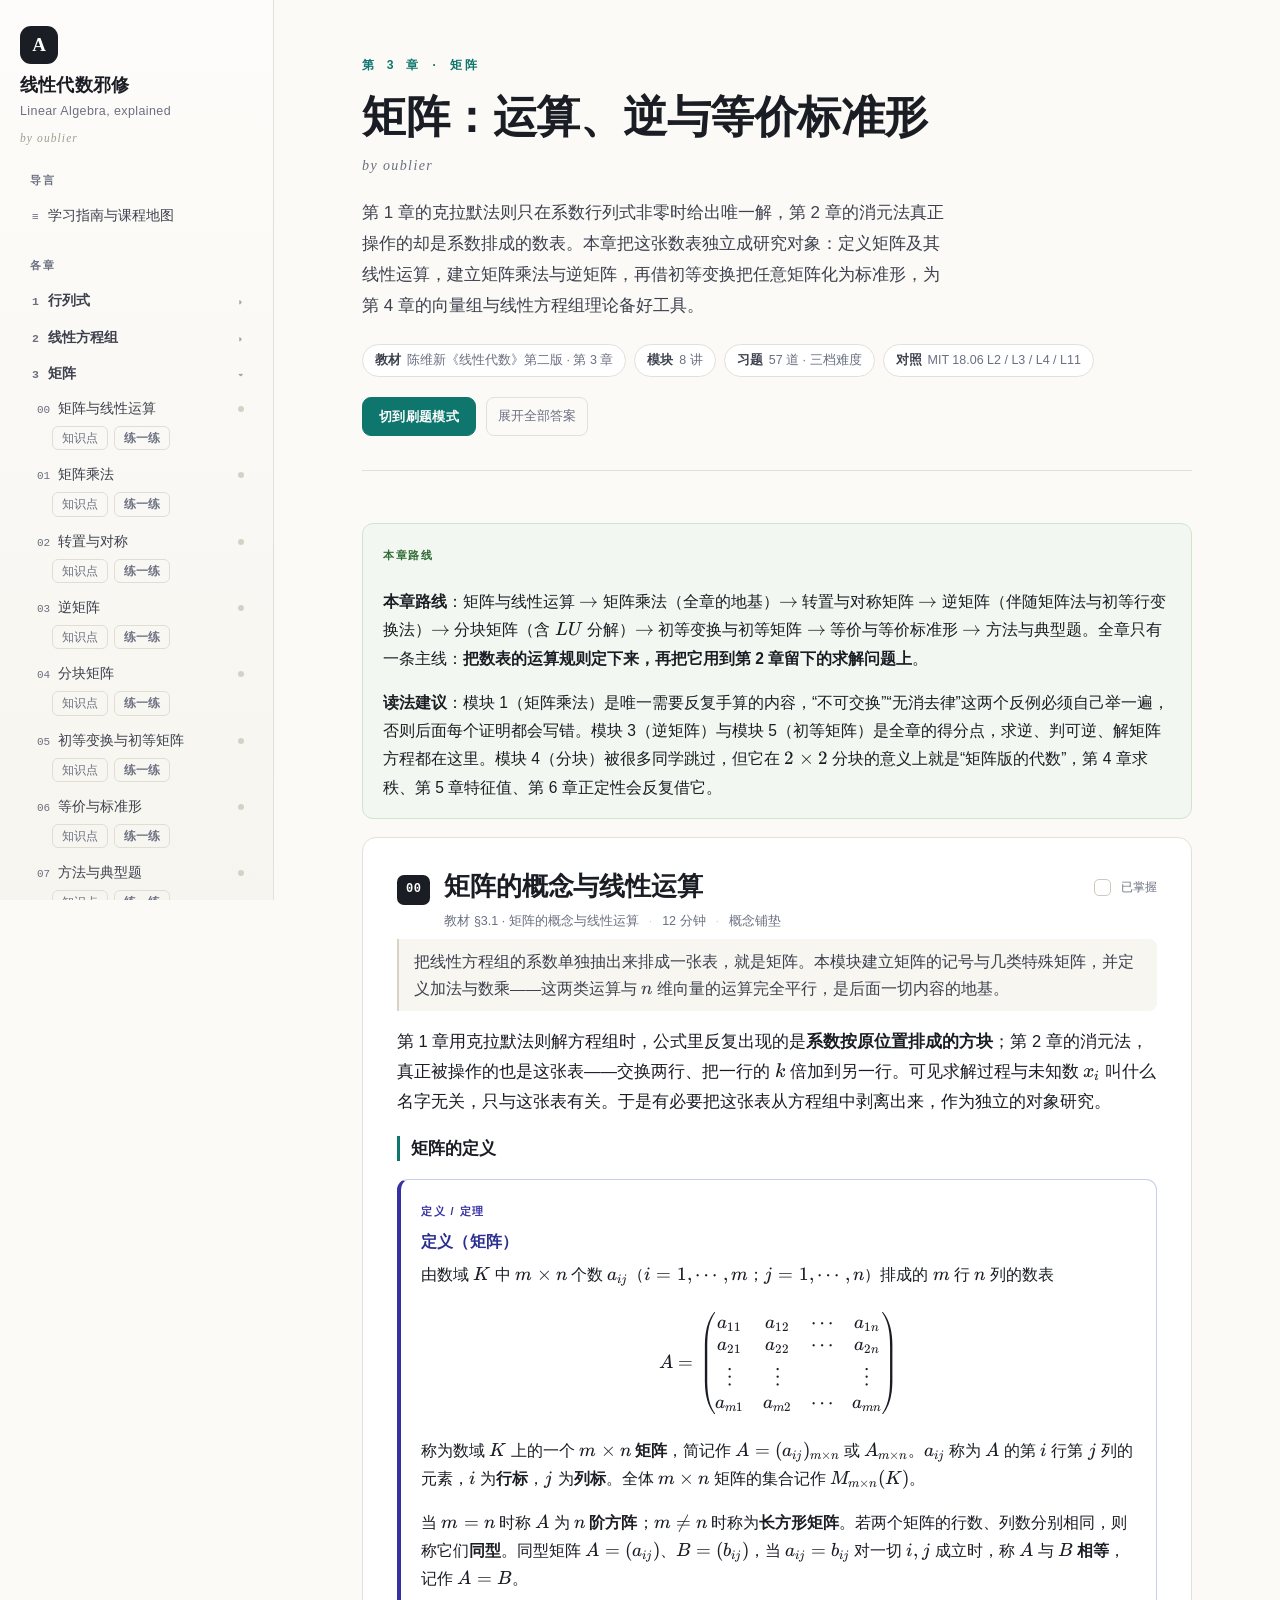
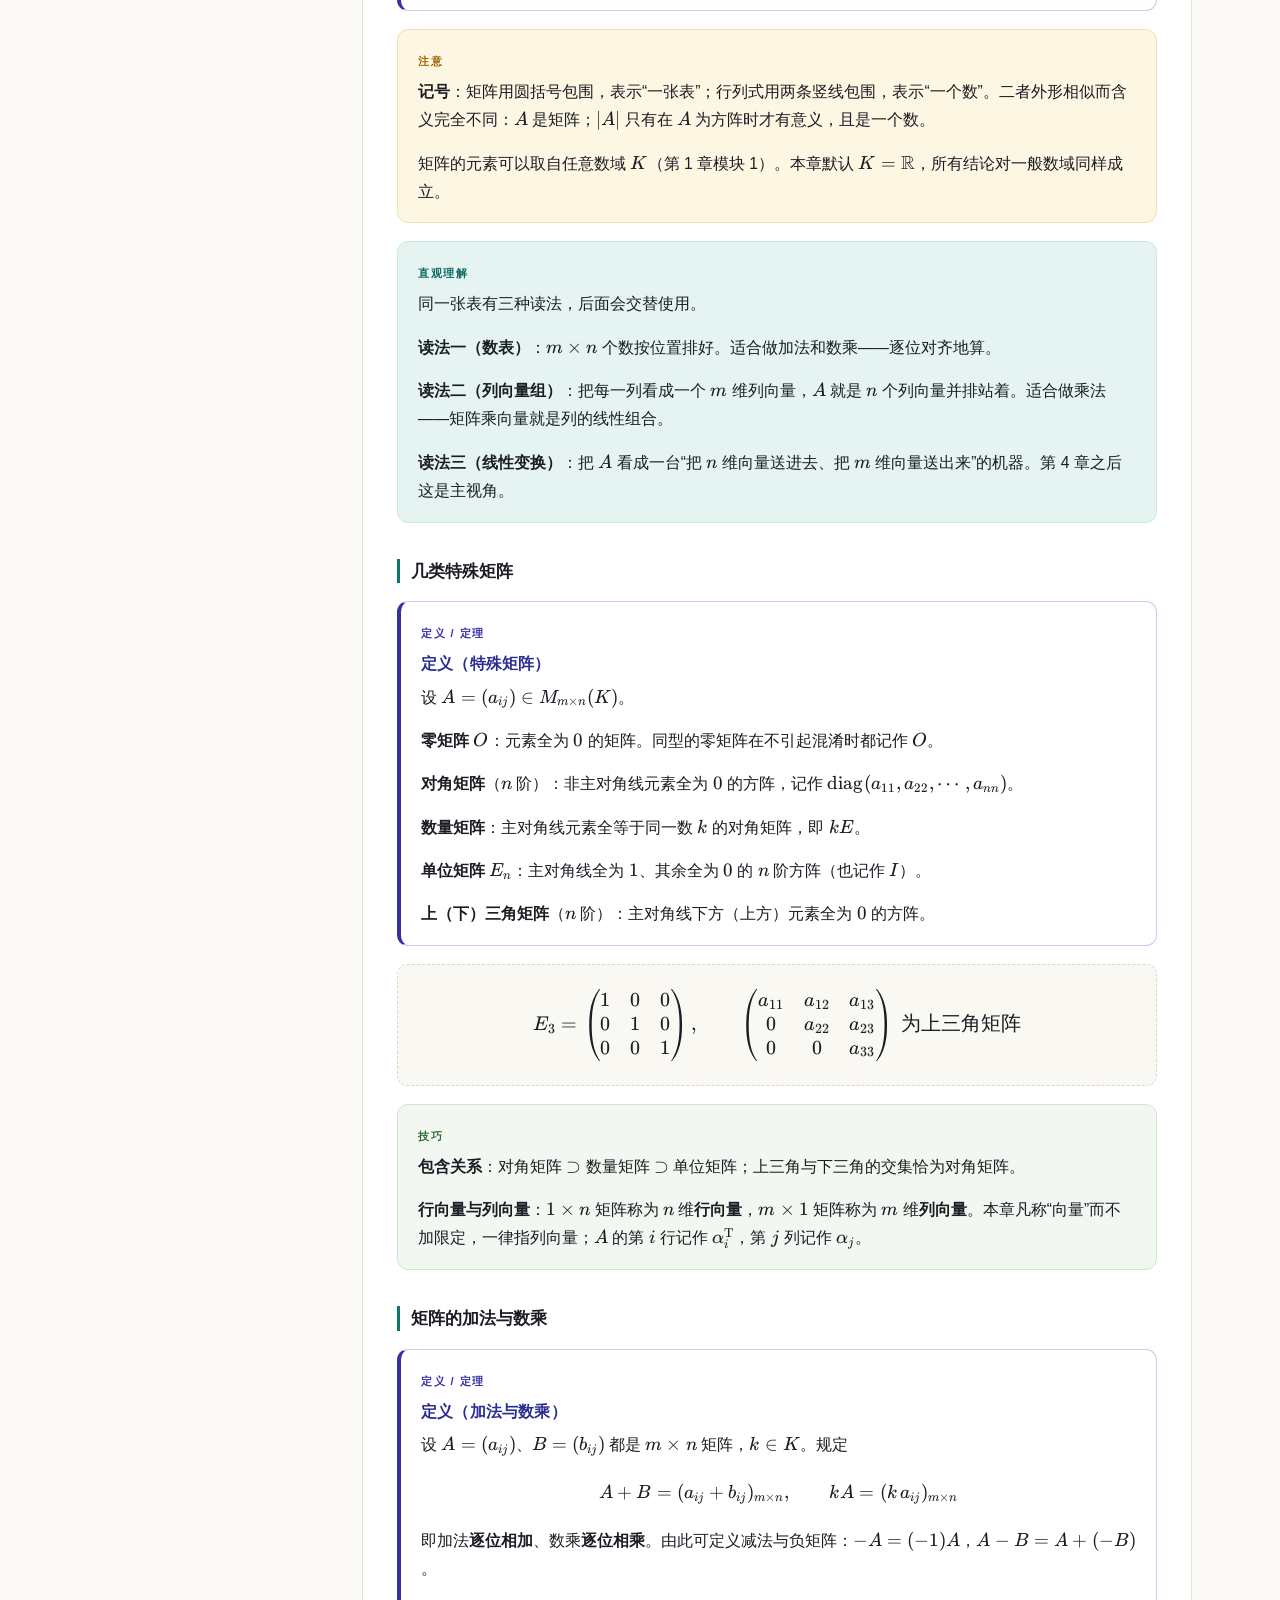
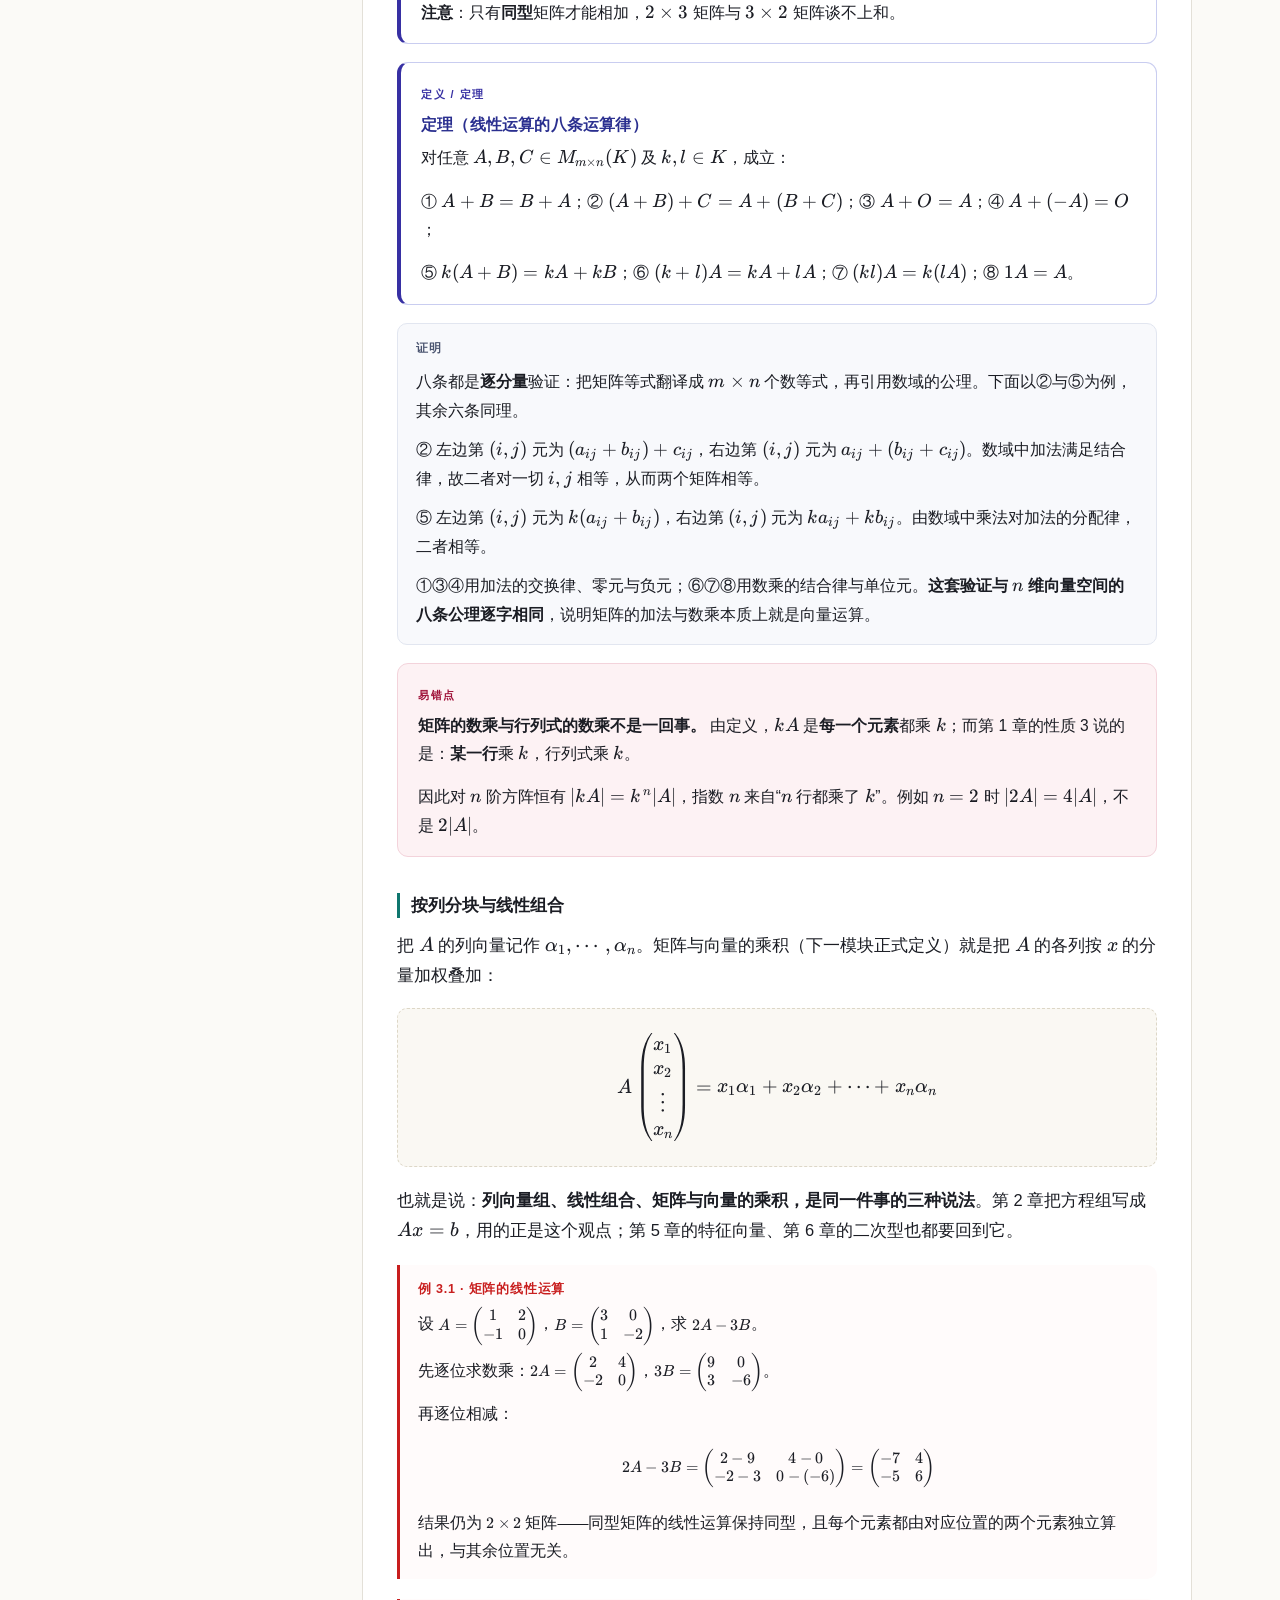
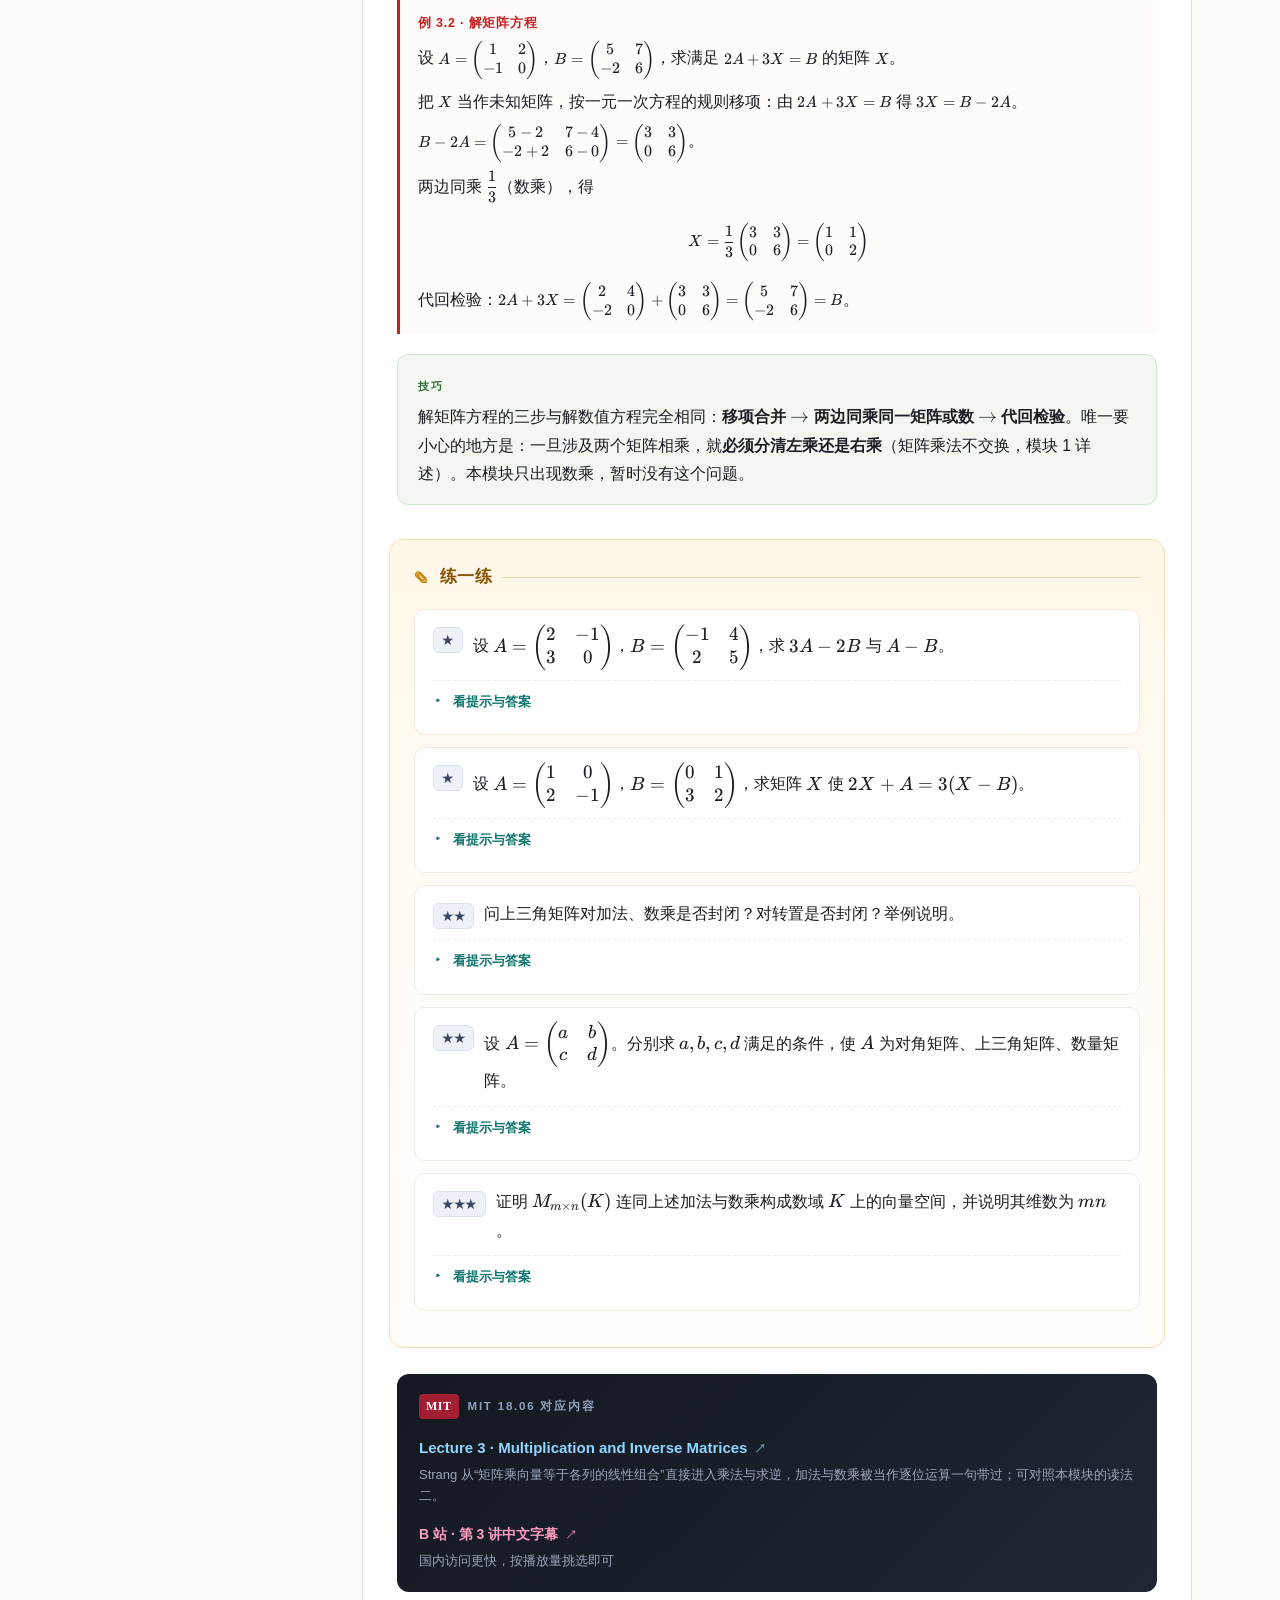
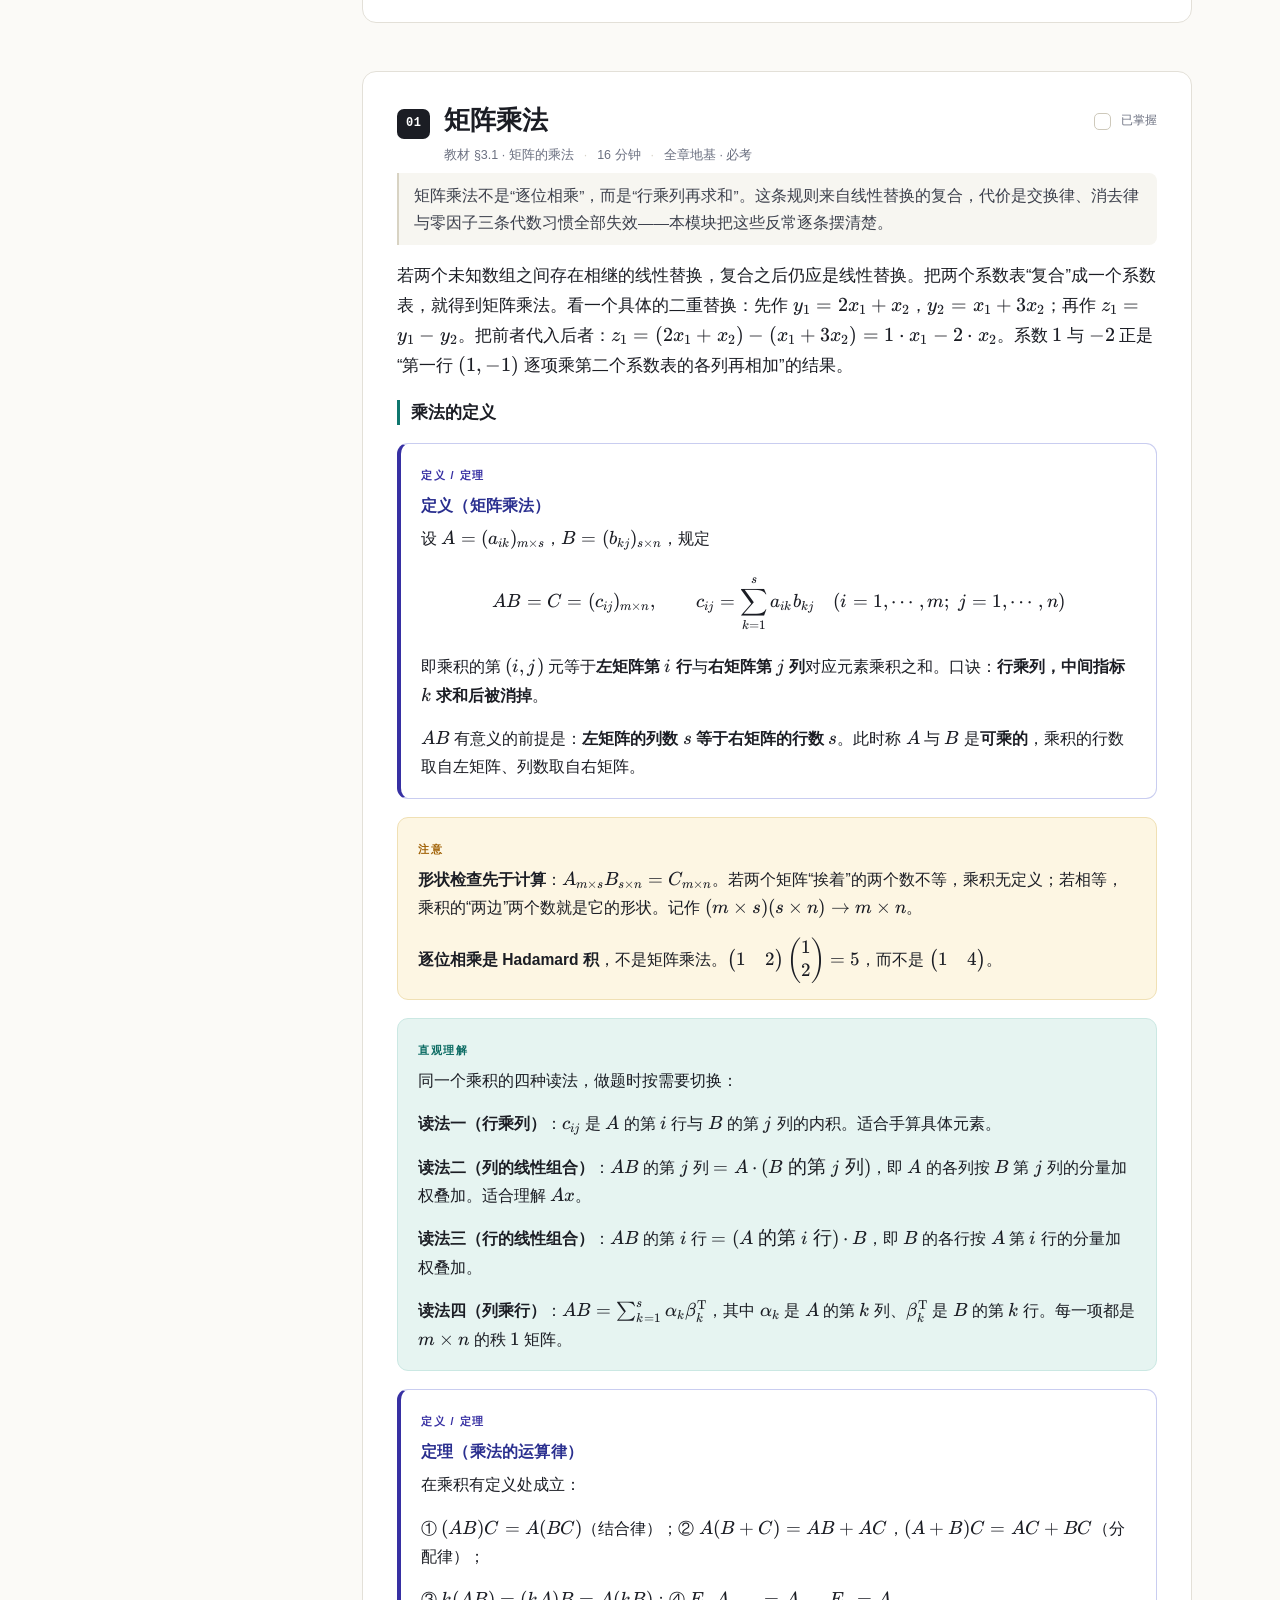
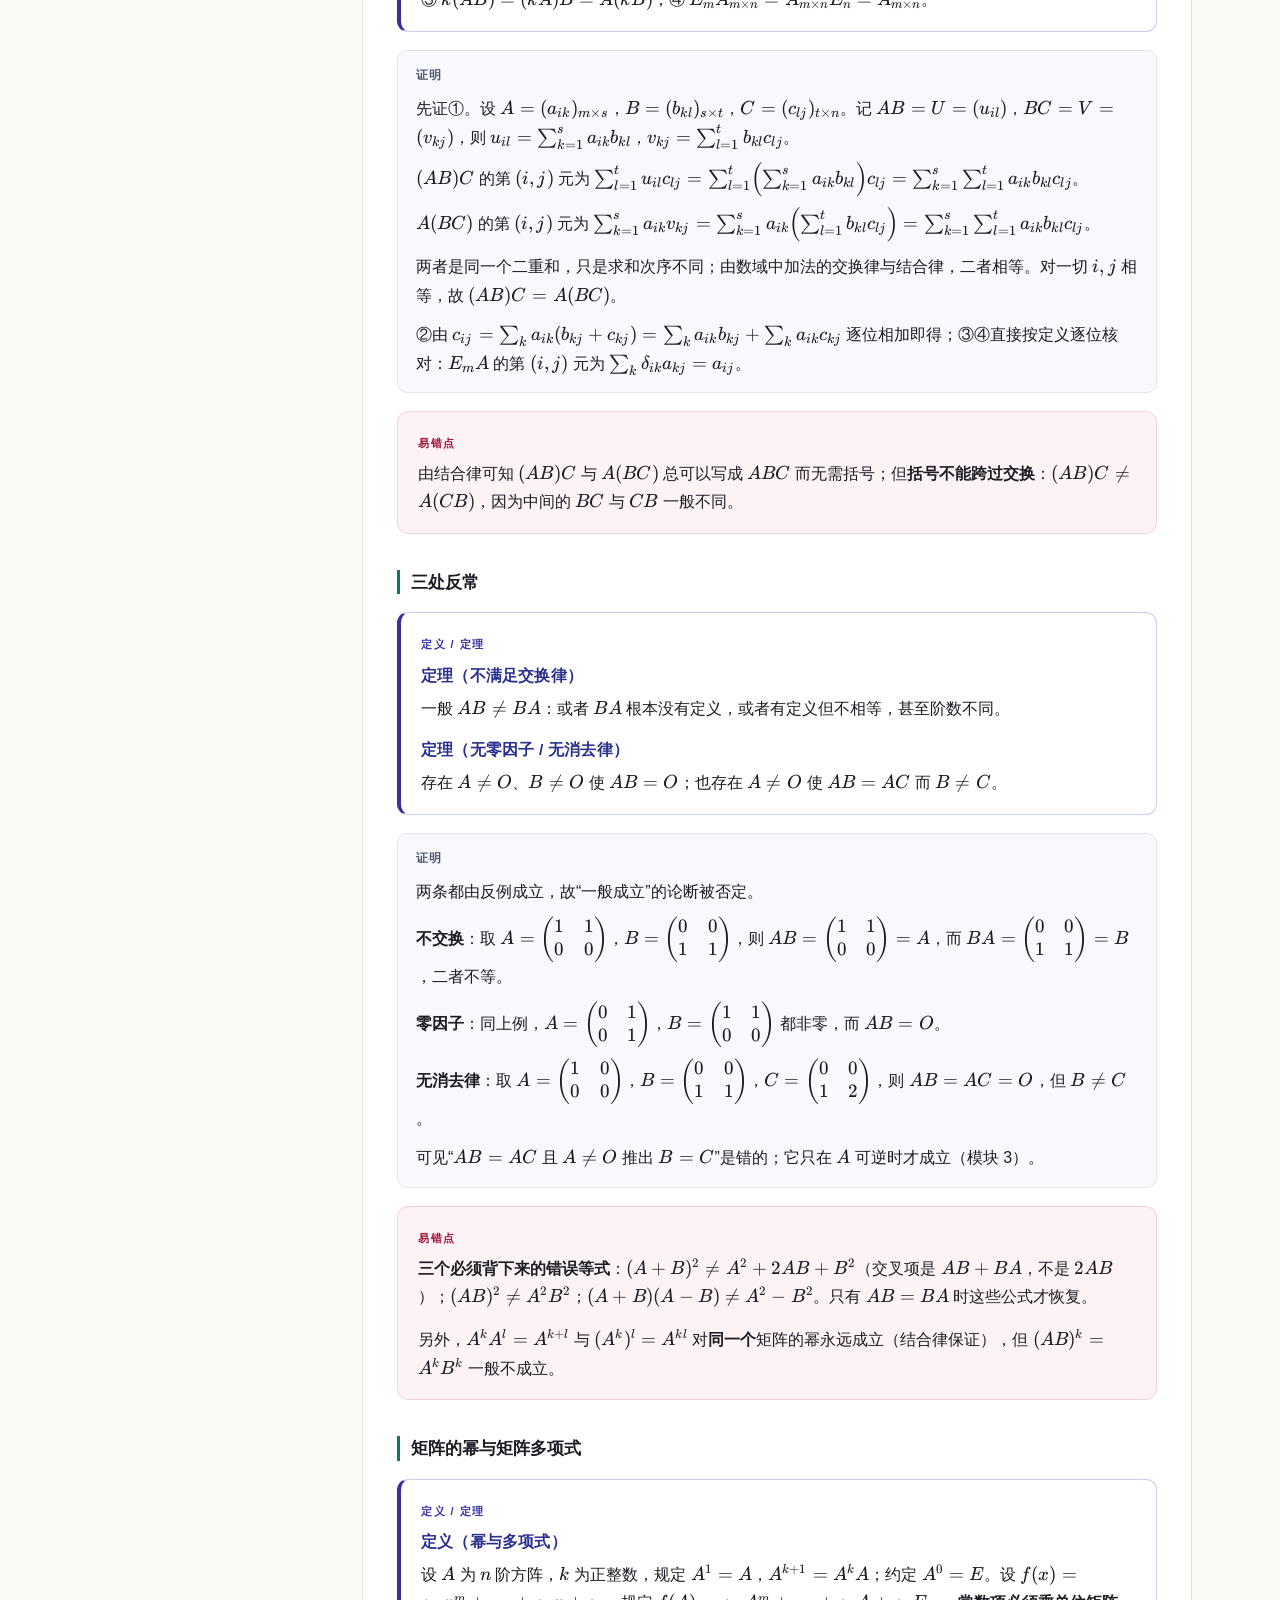
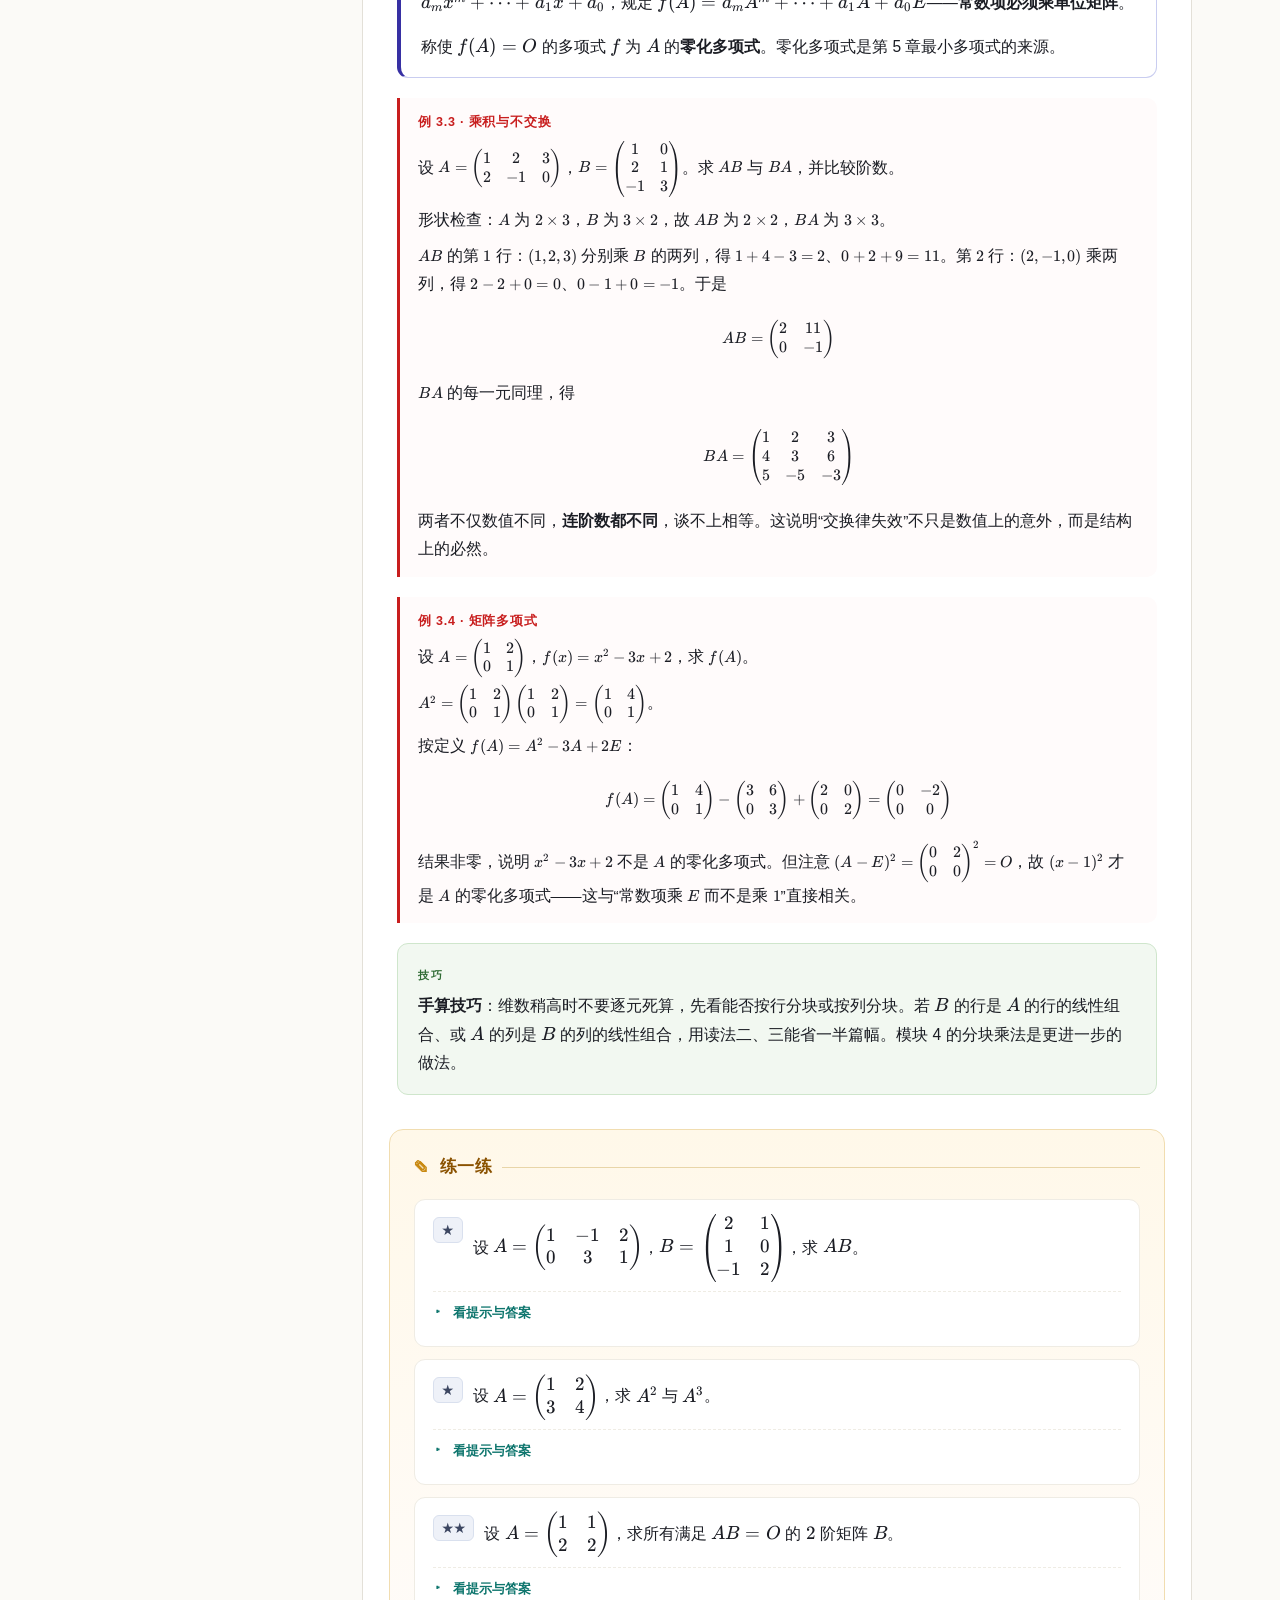
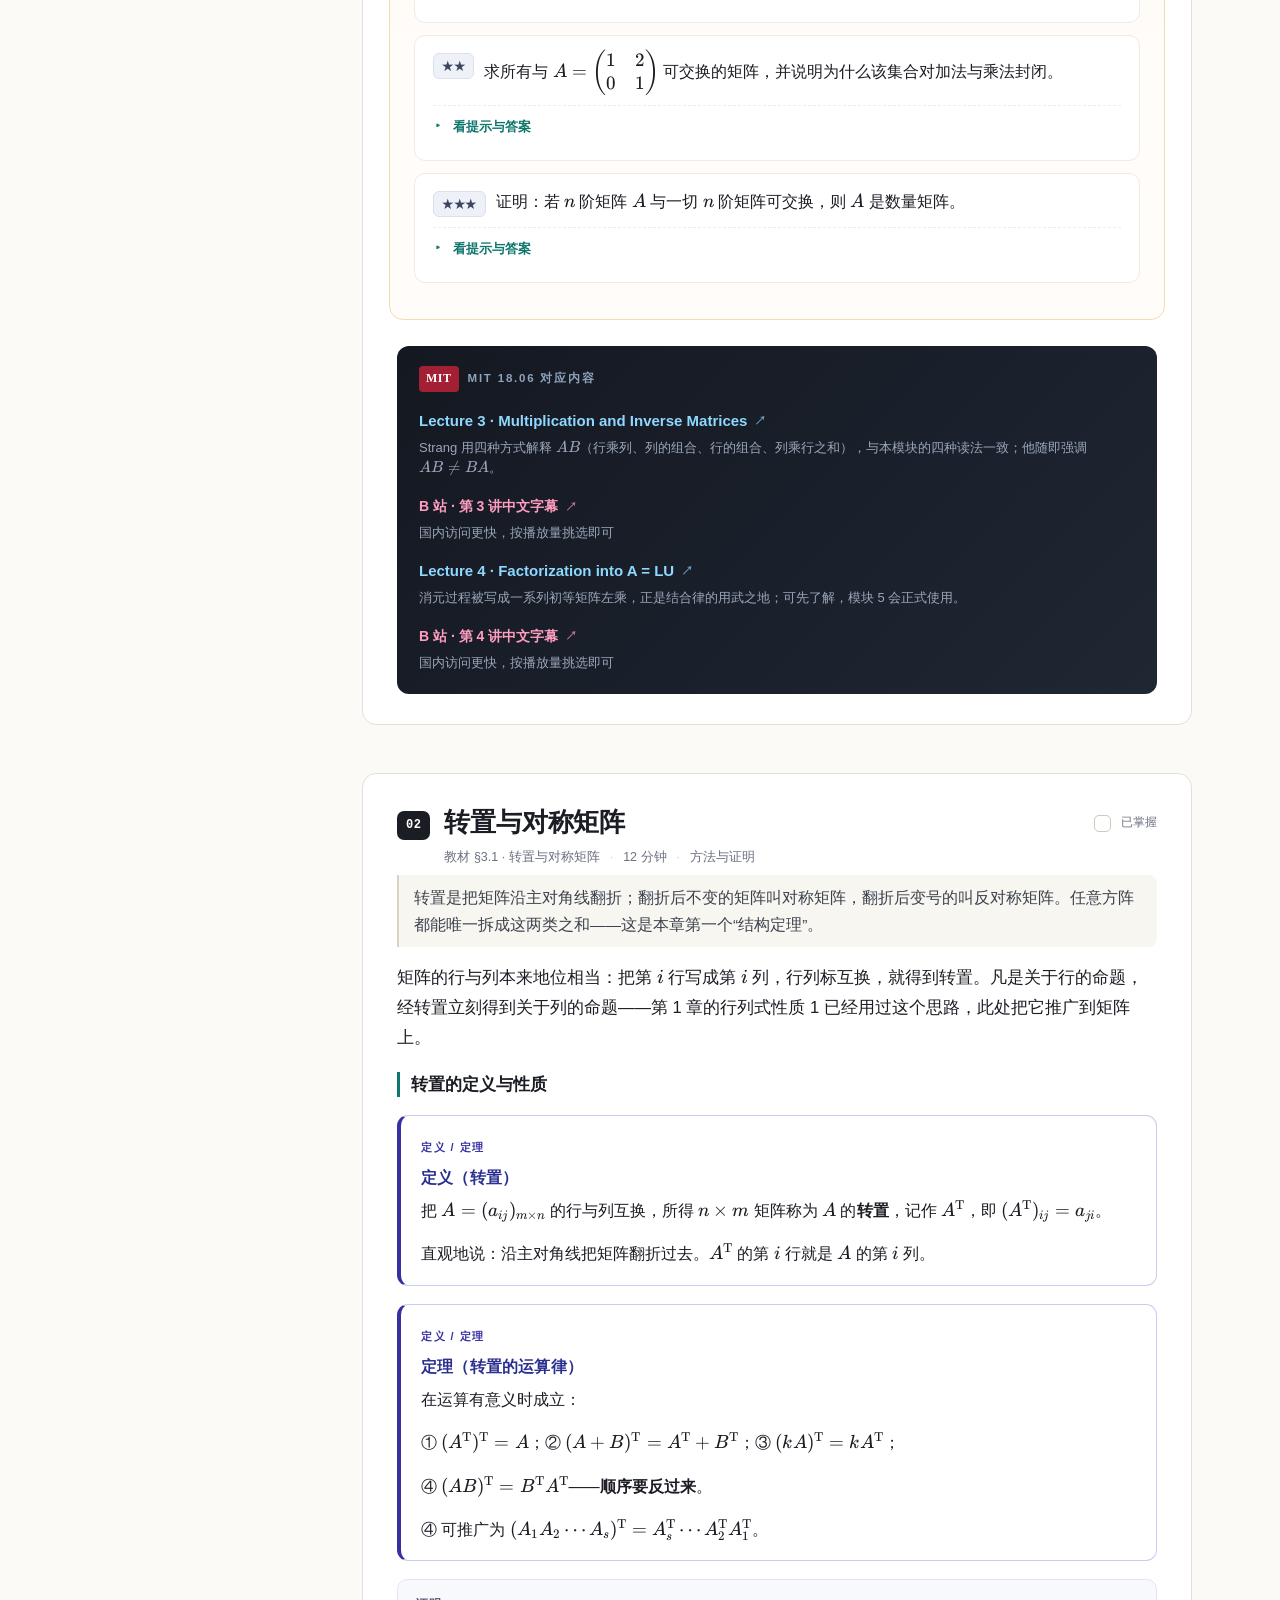
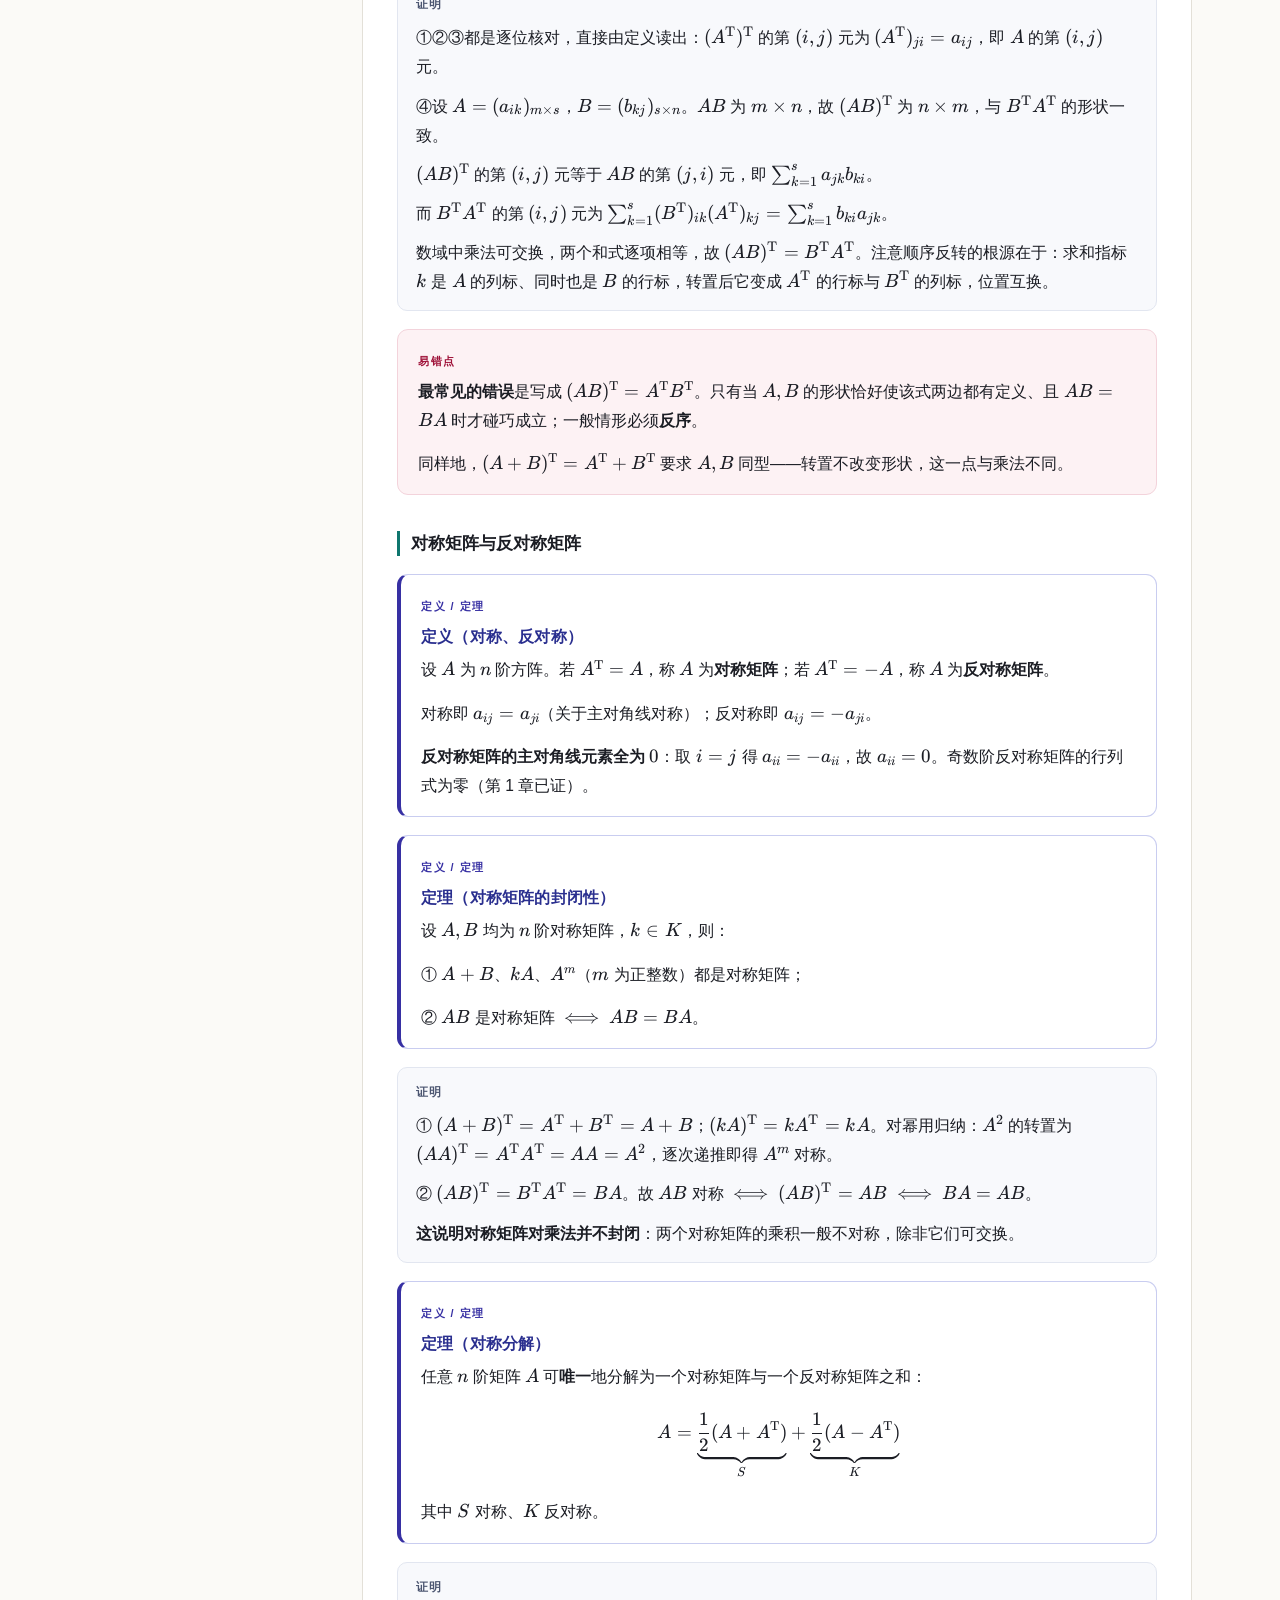
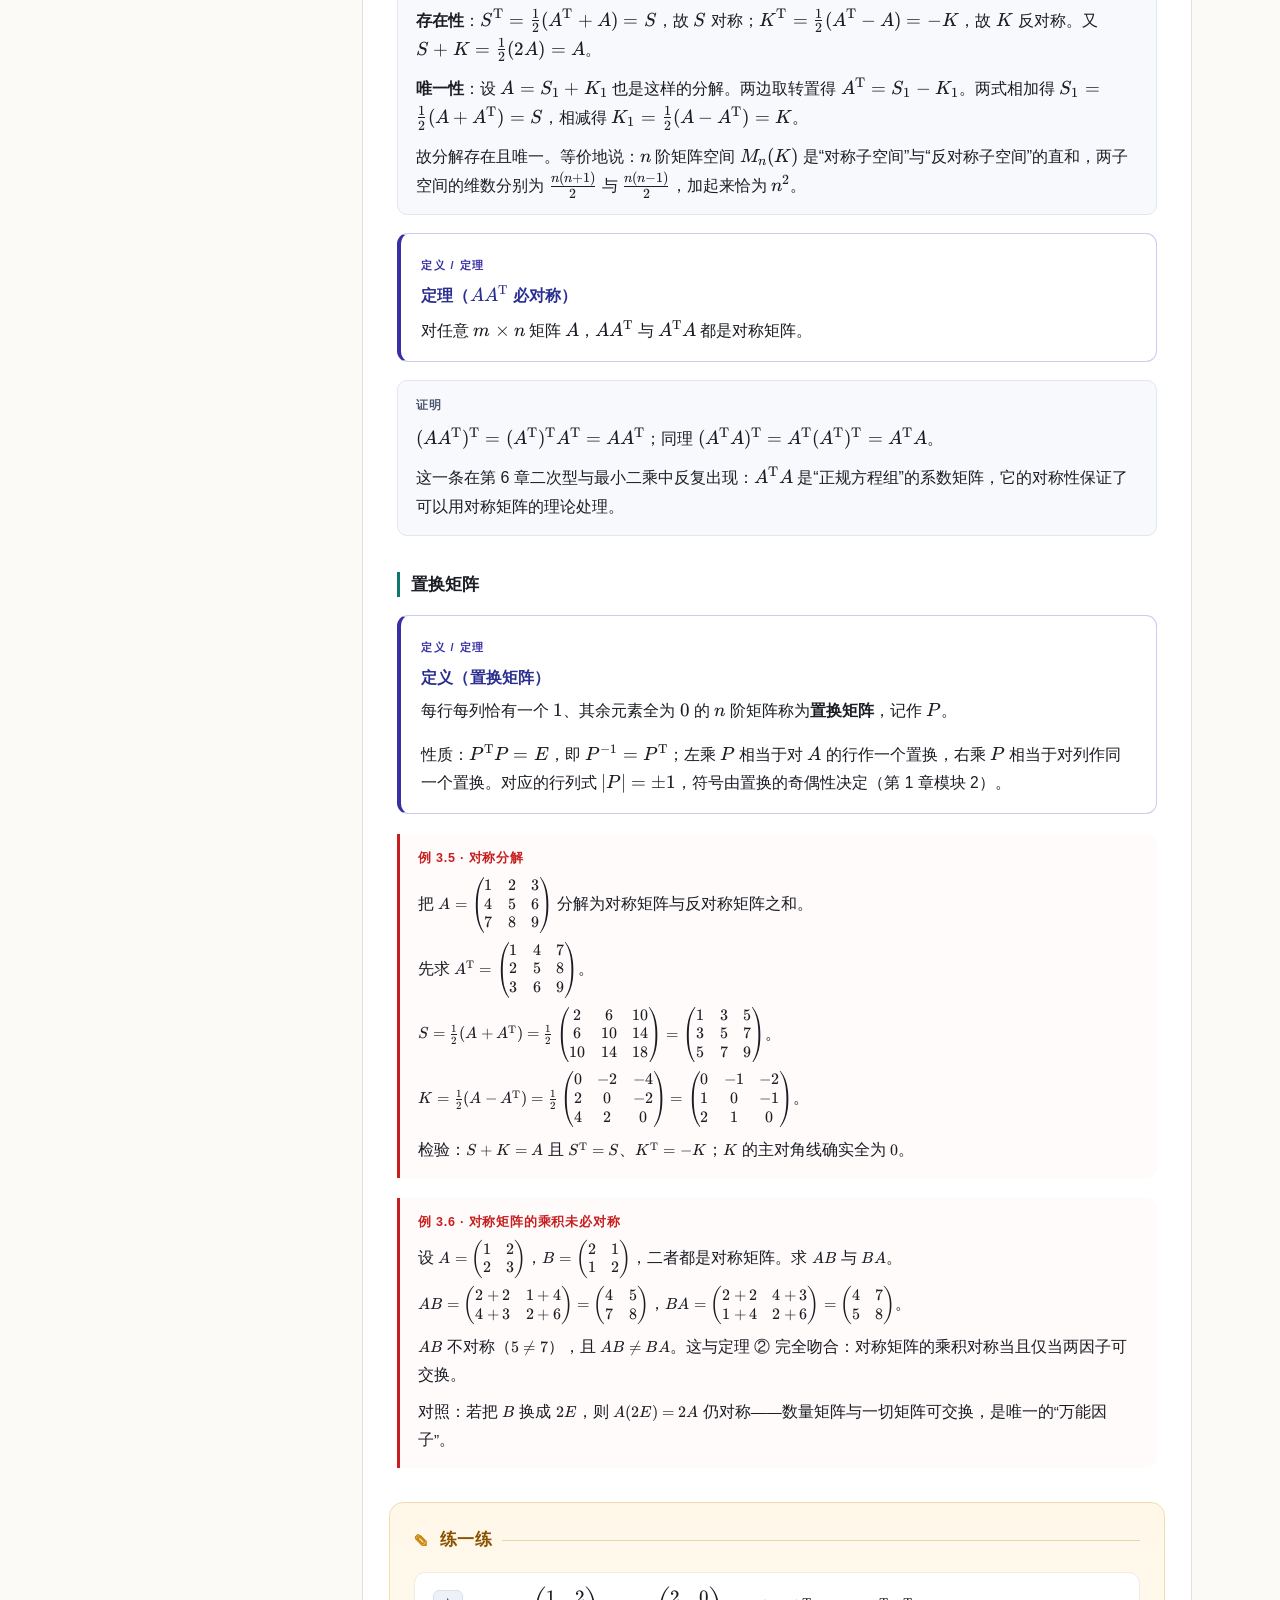
<file: ch3.html>
<!DOCTYPE html>
<html lang="zh-CN">
<head>
<meta charset="utf-8">
<meta name="viewport" content="width=device-width,initial-scale=1">
<title>矩阵 · 线性代数邪修</title>
<meta name="description" content="第 1 章的克拉默法则只在系数行列式非零时给出唯一解，第 2 章的消元法真正操作的却是系数排成的数表。本章把这张数表独立成研究对象：定义矩阵及其线性运算，建立矩">
<link rel="stylesheet" href="assets/katex/katex.min.css">
<link rel="stylesheet" href="assets/style.css">
</head>
<body data-page="ch3">
<div class="topbar"><div class="topbar__bar" id="readbar"></div></div>
<div class="mobilebar">
  <button id="menuBtn">目录</button>
  <span class="mobilebar__title">矩阵</span>
</div>
<div class="scrim" id="scrim"></div>
<div class="shell">
<aside class="sidebar" id="sidebar">
  <a class="brand" href="index.html">
    <span class="brand__mark">A</span>
    <div class="brand__name">线性代数邪修</div>
    <div class="brand__sub">Linear Algebra, explained</div>
    <div class="brand__by">by oublier</div>
  </a>
  <div class="navlabel">导言</div>
  <ul class="navlist">
    <li><a href="index.html"><span class="n">≡</span><span>学习指南与课程地图</span></a></li>
  </ul>
  <div class="navlabel">各章</div>
  <ul class="navlist chaps">
    <li class="chapgroup"><a class="chapgroup__t" href="ch1.html"><span class="n">1</span><span>行列式</span><span class="caret">▾</span></a><div class="chapgroup__b"><a href="ch1.html#m0" data-target="m0"><span class="n">00</span><span>行列式的引入</span><span class="dot"></span></a><div class="navsub"><a href="ch1.html#m0">知识点</a><a href="ch1.html#ex-m0" class="jump">练一练</a></div><a href="ch1.html#m1" data-target="m1"><span class="n">01</span><span>数域</span><span class="dot"></span></a><div class="navsub"><a href="ch1.html#m1">知识点</a><a href="ch1.html#ex-m1" class="jump">练一练</a></div><a href="ch1.html#m2" data-target="m2"><span class="n">02</span><span>排列与逆序数</span><span class="dot"></span></a><div class="navsub"><a href="ch1.html#m2">知识点</a><a href="ch1.html#ex-m2" class="jump">练一练</a></div><a href="ch1.html#m3" data-target="m3"><span class="n">03</span><span>$n$ 阶行列式</span><span class="dot"></span></a><div class="navsub"><a href="ch1.html#m3">知识点</a><a href="ch1.html#ex-m3" class="jump">练一练</a></div><a href="ch1.html#m4" data-target="m4"><span class="n">04</span><span>行列式的性质</span><span class="dot"></span></a><div class="navsub"><a href="ch1.html#m4">知识点</a><a href="ch1.html#ex-m4" class="jump">练一练</a></div><a href="ch1.html#m5" data-target="m5"><span class="n">05</span><span>按行（列）展开</span><span class="dot"></span></a><div class="navsub"><a href="ch1.html#m5">知识点</a><a href="ch1.html#ex-m5" class="jump">练一练</a></div><a href="ch1.html#m6" data-target="m6"><span class="n">06</span><span>九类速算</span><span class="dot"></span></a><div class="navsub"><a href="ch1.html#m6">知识点</a><a href="ch1.html#ex-m6" class="jump">练一练</a></div><a href="ch1.html#m7" data-target="m7"><span class="n">07</span><span>克拉默法则</span><span class="dot"></span></a><div class="navsub"><a href="ch1.html#m7">知识点</a><a href="ch1.html#ex-m7" class="jump">练一练</a></div><a href="ch1.html#exam"><span class="n">★</span><span>巩固练习</span></a></div></li><li class="chapgroup"><a class="chapgroup__t" href="ch2.html"><span class="n">2</span><span>线性方程组</span><span class="caret">▾</span></a><div class="chapgroup__b"><a href="ch2.html#m0" data-target="m0"><span class="n">00</span><span>方程组的几何意义</span><span class="dot"></span></a><div class="navsub"><a href="ch2.html#m0">知识点</a><a href="ch2.html#ex-m0" class="jump">练一练</a></div><a href="ch2.html#m1" data-target="m1"><span class="n">01</span><span>高斯消元法</span><span class="dot"></span></a><div class="navsub"><a href="ch2.html#m1">知识点</a><a href="ch2.html#ex-m1" class="jump">练一练</a></div><a href="ch2.html#m2" data-target="m2"><span class="n">02</span><span>初等行变换与阶梯形</span><span class="dot"></span></a><div class="navsub"><a href="ch2.html#m2">知识点</a><a href="ch2.html#ex-m2" class="jump">练一练</a></div><a href="ch2.html#m3" data-target="m3"><span class="n">03</span><span>矩阵的秩</span><span class="dot"></span></a><div class="navsub"><a href="ch2.html#m3">知识点</a><a href="ch2.html#ex-m3" class="jump">练一练</a></div><a href="ch2.html#m4" data-target="m4"><span class="n">04</span><span>方程组解的判定</span><span class="dot"></span></a><div class="navsub"><a href="ch2.html#m4">知识点</a><a href="ch2.html#ex-m4" class="jump">练一练</a></div><a href="ch2.html#m5" data-target="m5"><span class="n">05</span><span>齐次方程组</span><span class="dot"></span></a><div class="navsub"><a href="ch2.html#m5">知识点</a><a href="ch2.html#ex-m5" class="jump">练一练</a></div><a href="ch2.html#m6" data-target="m6"><span class="n">06</span><span>非齐次解的结构</span><span class="dot"></span></a><div class="navsub"><a href="ch2.html#m6">知识点</a><a href="ch2.html#ex-m6" class="jump">练一练</a></div><a href="ch2.html#m7" data-target="m7"><span class="n">07</span><span>方法与典型题</span><span class="dot"></span></a><div class="navsub"><a href="ch2.html#m7">知识点</a><a href="ch2.html#ex-m7" class="jump">练一练</a></div><a href="ch2.html#exam"><span class="n">★</span><span>巩固练习</span></a></div></li><li class="chapgroup open"><a class="chapgroup__t" href="ch3.html"><span class="n">3</span><span>矩阵</span><span class="caret">▾</span></a><div class="chapgroup__b"><a href="ch3.html#m0" data-target="m0"><span class="n">00</span><span>矩阵与线性运算</span><span class="dot"></span></a><div class="navsub"><a href="ch3.html#m0">知识点</a><a href="ch3.html#ex-m0" class="jump">练一练</a></div><a href="ch3.html#m1" data-target="m1"><span class="n">01</span><span>矩阵乘法</span><span class="dot"></span></a><div class="navsub"><a href="ch3.html#m1">知识点</a><a href="ch3.html#ex-m1" class="jump">练一练</a></div><a href="ch3.html#m2" data-target="m2"><span class="n">02</span><span>转置与对称</span><span class="dot"></span></a><div class="navsub"><a href="ch3.html#m2">知识点</a><a href="ch3.html#ex-m2" class="jump">练一练</a></div><a href="ch3.html#m3" data-target="m3"><span class="n">03</span><span>逆矩阵</span><span class="dot"></span></a><div class="navsub"><a href="ch3.html#m3">知识点</a><a href="ch3.html#ex-m3" class="jump">练一练</a></div><a href="ch3.html#m4" data-target="m4"><span class="n">04</span><span>分块矩阵</span><span class="dot"></span></a><div class="navsub"><a href="ch3.html#m4">知识点</a><a href="ch3.html#ex-m4" class="jump">练一练</a></div><a href="ch3.html#m5" data-target="m5"><span class="n">05</span><span>初等变换与初等矩阵</span><span class="dot"></span></a><div class="navsub"><a href="ch3.html#m5">知识点</a><a href="ch3.html#ex-m5" class="jump">练一练</a></div><a href="ch3.html#m6" data-target="m6"><span class="n">06</span><span>等价与标准形</span><span class="dot"></span></a><div class="navsub"><a href="ch3.html#m6">知识点</a><a href="ch3.html#ex-m6" class="jump">练一练</a></div><a href="ch3.html#m7" data-target="m7"><span class="n">07</span><span>方法与典型题</span><span class="dot"></span></a><div class="navsub"><a href="ch3.html#m7">知识点</a><a href="ch3.html#ex-m7" class="jump">练一练</a></div><a href="ch3.html#exam"><span class="n">★</span><span>巩固练习</span></a></div></li><li class="chapgroup"><a class="chapgroup__t" href="ch4.html"><span class="n">4</span><span>线性空间与线性变换</span><span class="caret">▾</span></a><div class="chapgroup__b"><a href="ch4.html#m0" data-target="m0"><span class="n">00</span><span>线性空间定义</span><span class="dot"></span></a><div class="navsub"><a href="ch4.html#m0">知识点</a><a href="ch4.html#ex-m0" class="jump">练一练</a></div><a href="ch4.html#m1" data-target="m1"><span class="n">01</span><span>线性相关与无关</span><span class="dot"></span></a><div class="navsub"><a href="ch4.html#m1">知识点</a><a href="ch4.html#ex-m1" class="jump">练一练</a></div><a href="ch4.html#m2" data-target="m2"><span class="n">02</span><span>极大无关组</span><span class="dot"></span></a><div class="navsub"><a href="ch4.html#m2">知识点</a><a href="ch4.html#ex-m2" class="jump">练一练</a></div><a href="ch4.html#m3" data-target="m3"><span class="n">03</span><span>基与维数</span><span class="dot"></span></a><div class="navsub"><a href="ch4.html#m3">知识点</a><a href="ch4.html#ex-m3" class="jump">练一练</a></div><a href="ch4.html#m4" data-target="m4"><span class="n">04</span><span>子空间</span><span class="dot"></span></a><div class="navsub"><a href="ch4.html#m4">知识点</a><a href="ch4.html#ex-m4" class="jump">练一练</a></div><a href="ch4.html#m5" data-target="m5"><span class="n">05</span><span>解的结构</span><span class="dot"></span></a><div class="navsub"><a href="ch4.html#m5">知识点</a><a href="ch4.html#ex-m5" class="jump">练一练</a></div><a href="ch4.html#m6" data-target="m6"><span class="n">06</span><span>标准正交基</span><span class="dot"></span></a><div class="navsub"><a href="ch4.html#m6">知识点</a><a href="ch4.html#ex-m6" class="jump">练一练</a></div><a href="ch4.html#m7" data-target="m7"><span class="n">07</span><span>线性变换与矩阵</span><span class="dot"></span></a><div class="navsub"><a href="ch4.html#m7">知识点</a><a href="ch4.html#ex-m7" class="jump">练一练</a></div><a href="ch4.html#exam"><span class="n">★</span><span>巩固练习</span></a></div></li><li class="chapgroup"><a class="chapgroup__t" href="ch5.html"><span class="n">5</span><span>特征值与对角化</span><span class="caret">▾</span></a><div class="chapgroup__b"><a href="ch5.html#m0" data-target="m0"><span class="n">00</span><span>特征值与特征向量</span><span class="dot"></span></a><div class="navsub"><a href="ch5.html#m0">知识点</a><a href="ch5.html#ex-m0" class="jump">练一练</a></div><a href="ch5.html#m1" data-target="m1"><span class="n">01</span><span>特征多项式</span><span class="dot"></span></a><div class="navsub"><a href="ch5.html#m1">知识点</a><a href="ch5.html#ex-m1" class="jump">练一练</a></div><a href="ch5.html#m2" data-target="m2"><span class="n">02</span><span>相似矩阵</span><span class="dot"></span></a><div class="navsub"><a href="ch5.html#m2">知识点</a><a href="ch5.html#ex-m2" class="jump">练一练</a></div><a href="ch5.html#m3" data-target="m3"><span class="n">03</span><span>可对角化的条件</span><span class="dot"></span></a><div class="navsub"><a href="ch5.html#m3">知识点</a><a href="ch5.html#ex-m3" class="jump">练一练</a></div><a href="ch5.html#m4" data-target="m4"><span class="n">04</span><span>实对称正交对角化</span><span class="dot"></span></a><div class="navsub"><a href="ch5.html#m4">知识点</a><a href="ch5.html#ex-m4" class="jump">练一练</a></div><a href="ch5.html#m5" data-target="m5"><span class="n">05</span><span>特征值的应用</span><span class="dot"></span></a><div class="navsub"><a href="ch5.html#m5">知识点</a><a href="ch5.html#ex-m5" class="jump">练一练</a></div><a href="ch5.html#m6" data-target="m6"><span class="n">06</span><span>方法与典型题</span><span class="dot"></span></a><div class="navsub"><a href="ch5.html#m6">知识点</a><a href="ch5.html#ex-m6" class="jump">练一练</a></div><a href="ch5.html#exam"><span class="n">★</span><span>巩固练习</span></a></div></li><li class="chapgroup"><a class="chapgroup__t" href="ch6.html"><span class="n">6</span><span>二次型</span><span class="caret">▾</span></a><div class="chapgroup__b"><a href="ch6.html#m0" data-target="m0"><span class="n">00</span><span>二次型与矩阵</span><span class="dot"></span></a><div class="navsub"><a href="ch6.html#m0">知识点</a><a href="ch6.html#ex-m0" class="jump">练一练</a></div><a href="ch6.html#m1" data-target="m1"><span class="n">01</span><span>合同与标准形</span><span class="dot"></span></a><div class="navsub"><a href="ch6.html#m1">知识点</a><a href="ch6.html#ex-m1" class="jump">练一练</a></div><a href="ch6.html#m2" data-target="m2"><span class="n">02</span><span>配方法</span><span class="dot"></span></a><div class="navsub"><a href="ch6.html#m2">知识点</a><a href="ch6.html#ex-m2" class="jump">练一练</a></div><a href="ch6.html#m3" data-target="m3"><span class="n">03</span><span>惯性定理</span><span class="dot"></span></a><div class="navsub"><a href="ch6.html#m3">知识点</a><a href="ch6.html#ex-m3" class="jump">练一练</a></div><a href="ch6.html#m4" data-target="m4"><span class="n">04</span><span>正定二次型</span><span class="dot"></span></a><div class="navsub"><a href="ch6.html#m4">知识点</a><a href="ch6.html#ex-m4" class="jump">练一练</a></div><a href="ch6.html#m5" data-target="m5"><span class="n">05</span><span>方法与典型题</span><span class="dot"></span></a><div class="navsub"><a href="ch6.html#m5">知识点</a><a href="ch6.html#ex-m5" class="jump">练一练</a></div><a href="ch6.html#exam"><span class="n">★</span><span>巩固练习</span></a></div></li>
  </ul>
</aside>
<div class="main">
<div class="wrap">
<div class="warnbar" id="warnbar"></div>
<header class="chaphead">
<div class="chaphead__kicker">第 3 章 · 矩阵</div>
<h1>矩阵：运算、逆与等价标准形</h1>
<p class="byline">by oublier</p>
<p class="chaphead__lead">第 1 章的克拉默法则只在系数行列式非零时给出唯一解，第 2 章的消元法真正操作的却是系数排成的数表。本章把这张数表独立成研究对象：定义矩阵及其线性运算，建立矩阵乘法与逆矩阵，再借初等变换把任意矩阵化为标准形，为第 4 章的向量组与线性方程组理论备好工具。</p>
<div class="chaphead__meta"><span class="chip"><b>教材</b>陈维新《线性代数》第二版 · 第 3 章</span><span class="chip"><b>模块</b>8 讲</span><span class="chip"><b>习题</b>57 道 · 三档难度</span><span class="chip"><b>对照</b>MIT 18.06 L2 / L3 / L4 / L11</span></div>
<div class="chaphead__actions"><button class="modebtn" id="modeBtn">切到刷题模式</button><button class="expandall" id="expandAll">展开全部答案</button></div>
</header>
<div class="box box--tip intro"><span class="box__tag">本章路线</span><p><strong>本章路线</strong>：矩阵与线性运算 $\rightarrow$ 矩阵乘法（全章的地基）$\rightarrow$ 转置与对称矩阵 $\rightarrow$ 逆矩阵（伴随矩阵法与初等行变换法）$\rightarrow$ 分块矩阵（含 $LU$ 分解）$\rightarrow$ 初等变换与初等矩阵 $\rightarrow$ 等价与等价标准形 $\rightarrow$ 方法与典型题。全章只有一条主线：<strong>把数表的运算规则定下来，再把它用到第 2 章留下的求解问题上</strong>。</p><p><strong>读法建议</strong>：模块 1（矩阵乘法）是唯一需要反复手算的内容，“不可交换”“无消去律”这两个反例必须自己举一遍，否则后面每个证明都会写错。模块 3（逆矩阵）与模块 5（初等矩阵）是全章的得分点，求逆、判可逆、解矩阵方程都在这里。模块 4（分块）被很多同学跳过，但它在 $2\times 2$ 分块的意义上就是“矩阵版的代数”，第 4 章求秩、第 5 章特征值、第 6 章正定性会反复借它。</p></div>
<section class="std" id="m0">
<div class="std__head">
<span class="std__num">00</span>
<div class="std__titles"><h2>矩阵的概念与线性运算</h2>
<div class="std__sub"><span>教材 §3.1 · 矩阵的概念与线性运算</span><span class="sep">·</span><span>12 分钟</span><span class="sep">·</span><span>概念铺垫</span></div>
</div>
<label class="std__check"><input type="checkbox" data-mid="m0"><span>已掌握</span></label>
</div>
<p class="std__lead">把线性方程组的系数单独抽出来排成一张表，就是矩阵。本模块建立矩阵的记号与几类特殊矩阵，并定义加法与数乘——这两类运算与 $n$ 维向量的运算完全平行，是后面一切内容的地基。</p>
<p>第 1 章用克拉默法则解方程组时，公式里反复出现的是<strong>系数按原位置排成的方块</strong>；第 2 章的消元法，真正被操作的也是这张表——交换两行、把一行的 $k$ 倍加到另一行。可见求解过程与未知数 $x_i$ 叫什么名字无关，只与这张表有关。于是有必要把这张表从方程组中剥离出来，作为独立的对象研究。</p>
<h3 class="sec">矩阵的定义</h3>
<div class="box box--def"><span class="box__tag">定义 / 定理</span><div class="thm__name">定义（矩阵）</div><p>由数域 $K$ 中 $m\times n$ 个数 $a_{ij}$（$i=1,\cdots,m$；$j=1,\cdots,n$）排成的 $m$ 行 $n$ 列的数表</p><p>$$A=\begin{pmatrix}a_{11}&amp;a_{12}&amp;\cdots&amp;a_{1n}\\ a_{21}&amp;a_{22}&amp;\cdots&amp;a_{2n}\\ \vdots&amp;\vdots&amp;&amp;\vdots\\ a_{m1}&amp;a_{m2}&amp;\cdots&amp;a_{mn}\end{pmatrix}$$</p><p>称为数域 $K$ 上的一个 $m\times n$ <strong>矩阵</strong>，简记作 $A=(a_{ij})_{m\times n}$ 或 $A_{m\times n}$。$a_{ij}$ 称为 $A$ 的第 $i$ 行第 $j$ 列的元素，$i$ 为<strong>行标</strong>，$j$ 为<strong>列标</strong>。全体 $m\times n$ 矩阵的集合记作 $M_{m\times n}(K)$。</p><p>当 $m=n$ 时称 $A$ 为 <strong>$n$ 阶方阵</strong>；$m\ne n$ 时称为<strong>长方形矩阵</strong>。若两个矩阵的行数、列数分别相同，则称它们<strong>同型</strong>。同型矩阵 $A=(a_{ij})$、$B=(b_{ij})$，当 $a_{ij}=b_{ij}$ 对一切 $i,j$ 成立时，称 $A$ 与 $B$ <strong>相等</strong>，记作 $A=B$。</p></div>
<div class="box box--warn"><span class="box__tag">注意</span><p><strong>记号</strong>：矩阵用圆括号包围，表示“一张表”；行列式用两条竖线包围，表示“一个数”。二者外形相似而含义完全不同：$A$ 是矩阵；$|A|$ 只有在 $A$ 为方阵时才有意义，且是一个数。</p><p>矩阵的元素可以取自任意数域 $K$（第 1 章模块 1）。本章默认 $K=\mathbb{R}$，所有结论对一般数域同样成立。</p></div>
<div class="box box--intuition"><span class="box__tag">直观理解</span><p>同一张表有三种读法，后面会交替使用。</p><p><strong>读法一（数表）</strong>：$m\times n$ 个数按位置排好。适合做加法和数乘——逐位对齐地算。</p><p><strong>读法二（列向量组）</strong>：把每一列看成一个 $m$ 维列向量，$A$ 就是 $n$ 个列向量并排站着。适合做乘法——矩阵乘向量就是列的线性组合。</p><p><strong>读法三（线性变换）</strong>：把 $A$ 看成一台“把 $n$ 维向量送进去、把 $m$ 维向量送出来”的机器。第 4 章之后这是主视角。</p></div>
<h3 class="sec">几类特殊矩阵</h3>
<div class="box box--def"><span class="box__tag">定义 / 定理</span><div class="thm__name">定义（特殊矩阵）</div><p>设 $A=(a_{ij})\in M_{m\times n}(K)$。</p><p><strong>零矩阵</strong> $O$：元素全为 $0$ 的矩阵。同型的零矩阵在不引起混淆时都记作 $O$。</p><p><strong>对角矩阵</strong>（$n$ 阶）：非主对角线元素全为 $0$ 的方阵，记作 $\mathrm{diag}(a_{11},a_{22},\cdots,a_{nn})$。</p><p><strong>数量矩阵</strong>：主对角线元素全等于同一数 $k$ 的对角矩阵，即 $kE$。</p><p><strong>单位矩阵</strong> $E_n$：主对角线全为 $1$、其余全为 $0$ 的 $n$ 阶方阵（也记作 $I$）。</p><p><strong>上（下）三角矩阵</strong>（$n$ 阶）：主对角线下方（上方）元素全为 $0$ 的方阵。</p></div>
<div class="eqbox">$$E_3=\begin{pmatrix}1&amp;0&amp;0\\0&amp;1&amp;0\\0&amp;0&amp;1\end{pmatrix},\qquad \begin{pmatrix}a_{11}&amp;a_{12}&amp;a_{13}\\0&amp;a_{22}&amp;a_{23}\\0&amp;0&amp;a_{33}\end{pmatrix}\text{ 为上三角矩阵}$$</div>
<div class="box box--tip"><span class="box__tag">技巧</span><p><strong>包含关系</strong>：对角矩阵 $\supset$ 数量矩阵 $\supset$ 单位矩阵；上三角与下三角的交集恰为对角矩阵。</p><p><strong>行向量与列向量</strong>：$1\times n$ 矩阵称为 $n$ 维<strong>行向量</strong>，$m\times 1$ 矩阵称为 $m$ 维<strong>列向量</strong>。本章凡称“向量”而不加限定，一律指列向量；$A$ 的第 $i$ 行记作 $\alpha_i^{\mathrm T}$，第 $j$ 列记作 $\alpha_j$。</p></div>
<h3 class="sec">矩阵的加法与数乘</h3>
<div class="box box--def"><span class="box__tag">定义 / 定理</span><div class="thm__name">定义（加法与数乘）</div><p>设 $A=(a_{ij})$、$B=(b_{ij})$ 都是 $m\times n$ 矩阵，$k\in K$。规定</p><p>$$A+B=(a_{ij}+b_{ij})_{m\times n},\qquad kA=(k\,a_{ij})_{m\times n}$$</p><p>即加法<strong>逐位相加</strong>、数乘<strong>逐位相乘</strong>。由此可定义减法与负矩阵：$-A=(-1)A$，$A-B=A+(-B)$。</p><p><strong>注意</strong>：只有<strong>同型</strong>矩阵才能相加，$2\times 3$ 矩阵与 $3\times 2$ 矩阵谈不上和。</p></div>
<div class="box box--def"><span class="box__tag">定义 / 定理</span><div class="thm__name">定理（线性运算的八条运算律）</div><p>对任意 $A,B,C\in M_{m\times n}(K)$ 及 $k,l\in K$，成立：</p><p>① $A+B=B+A$；② $(A+B)+C=A+(B+C)$；③ $A+O=A$；④ $A+(-A)=O$；</p><p>⑤ $k(A+B)=kA+kB$；⑥ $(k+l)A=kA+lA$；⑦ $(kl)A=k(lA)$；⑧ $1A=A$。</p></div>
<div class="pf"><span class="pf__tag">证明</span><p>八条都是<strong>逐分量</strong>验证：把矩阵等式翻译成 $m\times n$ 个数等式，再引用数域的公理。下面以②与⑤为例，其余六条同理。</p><p>② 左边第 $(i,j)$ 元为 $(a_{ij}+b_{ij})+c_{ij}$，右边第 $(i,j)$ 元为 $a_{ij}+(b_{ij}+c_{ij})$。数域中加法满足结合律，故二者对一切 $i,j$ 相等，从而两个矩阵相等。</p><p>⑤ 左边第 $(i,j)$ 元为 $k(a_{ij}+b_{ij})$，右边第 $(i,j)$ 元为 $ka_{ij}+kb_{ij}$。由数域中乘法对加法的分配律，二者相等。</p><p>①③④用加法的交换律、零元与负元；⑥⑦⑧用数乘的结合律与单位元。<strong>这套验证与 $n$ 维向量空间的八条公理逐字相同</strong>，说明矩阵的加法与数乘本质上就是向量运算。</p></div>
<div class="box box--trap"><span class="box__tag">易错点</span><p><strong>矩阵的数乘与行列式的数乘不是一回事。</strong> 由定义，$kA$ 是<strong>每一个元素</strong>都乘 $k$；而第 1 章的性质 3 说的是：<strong>某一行</strong>乘 $k$，行列式乘 $k$。</p><p>因此对 $n$ 阶方阵恒有 $|kA|=k^{\,n}|A|$，指数 $n$ 来自“$n$ 行都乘了 $k$”。例如 $n=2$ 时 $|2A|=4|A|$，不是 $2|A|$。</p></div>
<h3 class="sec">按列分块与线性组合</h3>
<p>把 $A$ 的列向量记作 $\alpha_1,\cdots,\alpha_n$。矩阵与向量的乘积（下一模块正式定义）就是把 $A$ 的各列按 $x$ 的分量加权叠加：</p>
<div class="eqbox">$$A\begin{pmatrix}x_1\\ x_2\\ \vdots\\ x_n\end{pmatrix}=x_1\alpha_1+x_2\alpha_2+\cdots+x_n\alpha_n$$</div>
<p>也就是说：<strong>列向量组、线性组合、矩阵与向量的乘积，是同一件事的三种说法</strong>。第 2 章把方程组写成 $Ax=b$，用的正是这个观点；第 5 章的特征向量、第 6 章的二次型也都要回到它。</p>
<div class="eg"><span class="eg__name">例 3.1 · 矩阵的线性运算</span><p>设 $A=\begin{pmatrix}1&amp;2\\-1&amp;0\end{pmatrix}$，$B=\begin{pmatrix}3&amp;0\\1&amp;-2\end{pmatrix}$，求 $2A-3B$。</p><p>先逐位求数乘：$2A=\begin{pmatrix}2&amp;4\\-2&amp;0\end{pmatrix}$，$3B=\begin{pmatrix}9&amp;0\\3&amp;-6\end{pmatrix}$。</p><p>再逐位相减：</p><p>$$2A-3B=\begin{pmatrix}2-9&amp;4-0\\-2-3&amp;0-(-6)\end{pmatrix}=\begin{pmatrix}-7&amp;4\\-5&amp;6\end{pmatrix}$$</p><p>结果仍为 $2\times 2$ 矩阵——同型矩阵的线性运算保持同型，且每个元素都由对应位置的两个元素独立算出，与其余位置无关。</p></div>
<div class="eg"><span class="eg__name">例 3.2 · 解矩阵方程</span><p>设 $A=\begin{pmatrix}1&amp;2\\-1&amp;0\end{pmatrix}$，$B=\begin{pmatrix}5&amp;7\\-2&amp;6\end{pmatrix}$，求满足 $2A+3X=B$ 的矩阵 $X$。</p><p>把 $X$ 当作未知矩阵，按一元一次方程的规则移项：由 $2A+3X=B$ 得 $3X=B-2A$。</p><p>$B-2A=\begin{pmatrix}5-2&amp;7-4\\-2+2&amp;6-0\end{pmatrix}=\begin{pmatrix}3&amp;3\\0&amp;6\end{pmatrix}$。</p><p>两边同乘 $\dfrac{1}{3}$（数乘），得</p><p>$$X=\frac{1}{3}\begin{pmatrix}3&amp;3\\0&amp;6\end{pmatrix}=\begin{pmatrix}1&amp;1\\0&amp;2\end{pmatrix}$$</p><p>代回检验：$2A+3X=\begin{pmatrix}2&amp;4\\-2&amp;0\end{pmatrix}+\begin{pmatrix}3&amp;3\\0&amp;6\end{pmatrix}=\begin{pmatrix}5&amp;7\\-2&amp;6\end{pmatrix}=B$。</p></div>
<div class="box box--tip"><span class="box__tag">技巧</span><p>解矩阵方程的三步与解数值方程完全相同：<strong>移项合并 $\rightarrow$ 两边同乘同一矩阵或数 $\rightarrow$ 代回检验</strong>。唯一要小心的地方是：一旦涉及两个矩阵相乘，就<strong>必须分清左乘还是右乘</strong>（矩阵乘法不交换，模块 1 详述）。本模块只出现数乘，暂时没有这个问题。</p></div>
<div class="exwrap" id="ex-m0"><div class="exwrap__title">练一练</div>
<div class="ex"><div class="ex__head"><span class="ex__lv ex__lv--1" title="基础">★</span><div class="ex__q"><p>设 $A=\begin{pmatrix}2&amp;-1\\3&amp;0\end{pmatrix}$，$B=\begin{pmatrix}-1&amp;4\\2&amp;5\end{pmatrix}$，求 $3A-2B$ 与 $A-B$。</p></div></div><details><summary>看提示与答案</summary><div class="ex__ans"><p>$3A=\begin{pmatrix}6&amp;-3\\9&amp;0\end{pmatrix}$，$2B=\begin{pmatrix}-2&amp;8\\4&amp;10\end{pmatrix}$，故 $3A-2B=\begin{pmatrix}8&amp;-11\\5&amp;-10\end{pmatrix}$；$A-B=\begin{pmatrix}2+1&amp;-1-4\\3-2&amp;0-5\end{pmatrix}=\begin{pmatrix}3&amp;-5\\1&amp;-5\end{pmatrix}$。两题都只用到逐位运算，无需关心 $A,B$ 的其他性质。</p></div></details></div>
<div class="ex"><div class="ex__head"><span class="ex__lv ex__lv--1" title="基础">★</span><div class="ex__q"><p>设 $A=\begin{pmatrix}1&amp;0\\2&amp;-1\end{pmatrix}$，$B=\begin{pmatrix}0&amp;1\\3&amp;2\end{pmatrix}$，求矩阵 $X$ 使 $2X+A=3(X-B)$。</p></div></div><details><summary>看提示与答案</summary><div class="ex__ans"><p>移项：$2X+A=3X-3B$，两端同减 $2X$ 得 $A=X-3B$，故 $X=A+3B$。$3B=\begin{pmatrix}0&amp;3\\9&amp;6\end{pmatrix}$，于是$X=\begin{pmatrix}1&amp;0\\2&amp;-1\end{pmatrix}+\begin{pmatrix}0&amp;3\\9&amp;6\end{pmatrix}=\begin{pmatrix}1&amp;3\\11&amp;5\end{pmatrix}$。代回：$2X+A=\begin{pmatrix}2&amp;6\\22&amp;10\end{pmatrix}+\begin{pmatrix}1&amp;0\\2&amp;-1\end{pmatrix}=\begin{pmatrix}3&amp;6\\24&amp;9\end{pmatrix}$，$3(X-B)=3\begin{pmatrix}1&amp;2\\8&amp;3\end{pmatrix}=\begin{pmatrix}3&amp;6\\24&amp;9\end{pmatrix}$，两边相等。</p></div></details></div>
<div class="ex"><div class="ex__head"><span class="ex__lv ex__lv--2" title="提高">★★</span><div class="ex__q"><p>问上三角矩阵对加法、数乘是否封闭？对转置是否封闭？举例说明。</p></div></div><details><summary>看提示与答案</summary><div class="ex__ans"><p>加法与数乘封闭：设 $A=(a_{ij})$、$B=(b_{ij})$ 为 $n$ 阶上三角矩阵，即 $i&gt;j$ 时 $a_{ij}=b_{ij}=0$；则 $(A+B)$ 在 $i&gt;j$ 处为 $0$，$(kA)$ 在 $i&gt;j$ 处仍为 $0$，故二者仍为上三角矩阵。转置<strong>不封闭</strong>：例如 $A=\begin{pmatrix}1&amp;2\\0&amp;1\end{pmatrix}$ 是上三角，但 $A^{\mathrm T}=\begin{pmatrix}1&amp;0\\2&amp;1\end{pmatrix}$ 是下三角而非上三角。（只有对角矩阵这一类在上三角的范围内对转置封闭。）</p></div></details></div>
<div class="ex"><div class="ex__head"><span class="ex__lv ex__lv--2" title="提高">★★</span><div class="ex__q"><p>设 $A=\begin{pmatrix}a&amp;b\\c&amp;d\end{pmatrix}$。分别求 $a,b,c,d$ 满足的条件，使 $A$ 为对角矩阵、上三角矩阵、数量矩阵。</p></div></div><details><summary>看提示与答案</summary><div class="ex__ans"><p>对角矩阵：$b=c=0$（$a,d$ 任意）。上三角矩阵：$c=0$（$a,b,d$ 任意）。数量矩阵：$b=c=0$ 且 $a=d$。可见三者的参数自由度依次为 $2,3,1$——数量矩阵的条件最强，故有包含关系对角 $\supset$ 数量。若进一步要求 $A$ 为单位矩阵，还需 $a=d=1$。</p></div></details></div>
<div class="ex"><div class="ex__head"><span class="ex__lv ex__lv--3" title="挑战">★★★</span><div class="ex__q"><p>证明 $M_{m\times n}(K)$ 连同上述加法与数乘构成数域 $K$ 上的向量空间，并说明其维数为 $mn$。</p></div></div><details><summary>看提示与答案</summary><div class="ex__ans"><p>向量空间要求：对加法封闭（同型矩阵相加仍属 $M_{m\times n}(K)$）、对数乘封闭（$kA$ 仍属该集合）、且满足八条运算律——后者已由本模块的定理逐分量验证。零元是同型零矩阵，$A$ 的负元是 $-A$。再取 $E_{ij}$ 为 $(i,j)$ 位为 $1$、其余为 $0$ 的矩阵（共 $mn$ 个）。任意 $A=(a_{ij})=\sum_{i,j}a_{ij}E_{ij}$，故 $E_{ij}$ 张成整个集合；又 $\sum_{i,j}k_{ij}E_{ij}=O$ 迫使每个 $k_{ij}=0$，故它们线性无关。于是 $\{E_{ij}\}$ 是一组基，$\dim M_{m\times n}(K)=mn$。</p></div></details></div>
</div>
<div class="mit"><div class="mit__head"><span class="mit__logo">MIT</span>MIT 18.06 对应内容</div><ul><li><a href="https://ocw.mit.edu/courses/18-06-linear-algebra-spring-2010/resources/lecture-3-multiplication-and-inverse-matrices/" target="_blank" rel="noopener">Lecture 3 · Multiplication and Inverse Matrices</a><span class="note">Strang 从“矩阵乘向量等于各列的线性组合”直接进入乘法与求逆，加法与数乘被当作逐位运算一句带过；可对照本模块的读法二。</span></li><li class="bili"><a href="https://search.bilibili.com/all?keyword=MIT%2018.06%20Lecture%203%20%E7%BA%BF%E6%80%A7%E4%BB%A3%E6%95%B0" target="_blank" rel="noopener">B 站 · 第 3 讲中文字幕</a><span class="note">国内访问更快，按播放量挑选即可</span></li></ul></div>
</section>
<section class="std" id="m1">
<div class="std__head">
<span class="std__num">01</span>
<div class="std__titles"><h2>矩阵乘法</h2>
<div class="std__sub"><span>教材 §3.1 · 矩阵的乘法</span><span class="sep">·</span><span>16 分钟</span><span class="sep">·</span><span>全章地基 · 必考</span></div>
</div>
<label class="std__check"><input type="checkbox" data-mid="m1"><span>已掌握</span></label>
</div>
<p class="std__lead">矩阵乘法不是“逐位相乘”，而是“行乘列再求和”。这条规则来自线性替换的复合，代价是交换律、消去律与零因子三条代数习惯全部失效——本模块把这些反常逐条摆清楚。</p>
<p>若两个未知数组之间存在相继的线性替换，复合之后仍应是线性替换。把两个系数表“复合”成一个系数表，就得到矩阵乘法。看一个具体的二重替换：先作 $y_1=2x_1+x_2$，$y_2=x_1+3x_2$；再作 $z_1=y_1-y_2$。把前者代入后者：$z_1=(2x_1+x_2)-(x_1+3x_2)=1\cdot x_1-2\cdot x_2$。系数 $1$ 与 $-2$ 正是“第一行 $(1,-1)$ 逐项乘第二个系数表的各列再相加”的结果。</p>
<h3 class="sec">乘法的定义</h3>
<div class="box box--def"><span class="box__tag">定义 / 定理</span><div class="thm__name">定义（矩阵乘法）</div><p>设 $A=(a_{ik})_{m\times s}$，$B=(b_{kj})_{s\times n}$，规定</p><p>$$AB=C=(c_{ij})_{m\times n},\qquad c_{ij}=\sum_{k=1}^{s}a_{ik}b_{kj}\quad(i=1,\cdots,m;\ j=1,\cdots,n)$$</p><p>即乘积的第 $(i,j)$ 元等于<strong>左矩阵第 $i$ 行</strong>与<strong>右矩阵第 $j$ 列</strong>对应元素乘积之和。口诀：<strong>行乘列，中间指标 $k$ 求和后被消掉</strong>。</p><p>$AB$ 有意义的前提是：<strong>左矩阵的列数 $s$ 等于右矩阵的行数 $s$</strong>。此时称 $A$ 与 $B$ 是<strong>可乘的</strong>，乘积的行数取自左矩阵、列数取自右矩阵。</p></div>
<div class="box box--warn"><span class="box__tag">注意</span><p><strong>形状检查先于计算</strong>：$A_{m\times s}B_{s\times n}=C_{m\times n}$。若两个矩阵“挨着”的两个数不等，乘积无定义；若相等，乘积的“两边”两个数就是它的形状。记作 $(m\times s)(s\times n)\rightarrow m\times n$。</p><p><strong>逐位相乘是 Hadamard 积</strong>，不是矩阵乘法。$\begin{pmatrix}1&amp;2\end{pmatrix}\begin{pmatrix}1\\2\end{pmatrix}=5$，而不是 $\begin{pmatrix}1&amp;4\end{pmatrix}$。</p></div>
<div class="box box--intuition"><span class="box__tag">直观理解</span><p>同一个乘积的四种读法，做题时按需要切换：</p><p><strong>读法一（行乘列）</strong>：$c_{ij}$ 是 $A$ 的第 $i$ 行与 $B$ 的第 $j$ 列的内积。适合手算具体元素。</p><p><strong>读法二（列的线性组合）</strong>：$AB$ 的第 $j$ 列 $=A\cdot(B\text{ 的第 }j\text{ 列})$，即 $A$ 的各列按 $B$ 第 $j$ 列的分量加权叠加。适合理解 $Ax$。</p><p><strong>读法三（行的线性组合）</strong>：$AB$ 的第 $i$ 行 $=(A\text{ 的第 }i\text{ 行})\cdot B$，即 $B$ 的各行按 $A$ 第 $i$ 行的分量加权叠加。</p><p><strong>读法四（列乘行）</strong>：$AB=\sum_{k=1}^{s}\alpha_k\beta_k^{\mathrm T}$，其中 $\alpha_k$ 是 $A$ 的第 $k$ 列、$\beta_k^{\mathrm T}$ 是 $B$ 的第 $k$ 行。每一项都是 $m\times n$ 的秩 $1$ 矩阵。</p></div>
<div class="box box--def"><span class="box__tag">定义 / 定理</span><div class="thm__name">定理（乘法的运算律）</div><p>在乘积有定义处成立：</p><p>① $(AB)C=A(BC)$（结合律）；② $A(B+C)=AB+AC$，$(A+B)C=AC+BC$（分配律）；</p><p>③ $k(AB)=(kA)B=A(kB)$；④ $E_mA_{m\times n}=A_{m\times n}E_n=A_{m\times n}$。</p></div>
<div class="pf"><span class="pf__tag">证明</span><p>先证①。设 $A=(a_{ik})_{m\times s}$，$B=(b_{kl})_{s\times t}$，$C=(c_{lj})_{t\times n}$。记 $AB=U=(u_{il})$，$BC=V=(v_{kj})$，则 $u_{il}=\sum_{k=1}^{s}a_{ik}b_{kl}$，$v_{kj}=\sum_{l=1}^{t}b_{kl}c_{lj}$。</p><p>$(AB)C$ 的第 $(i,j)$ 元为 $\sum_{l=1}^{t}u_{il}c_{lj}=\sum_{l=1}^{t}\Bigl(\sum_{k=1}^{s}a_{ik}b_{kl}\Bigr)c_{lj}=\sum_{k=1}^{s}\sum_{l=1}^{t}a_{ik}b_{kl}c_{lj}$。</p><p>$A(BC)$ 的第 $(i,j)$ 元为 $\sum_{k=1}^{s}a_{ik}v_{kj}=\sum_{k=1}^{s}a_{ik}\Bigl(\sum_{l=1}^{t}b_{kl}c_{lj}\Bigr)=\sum_{k=1}^{s}\sum_{l=1}^{t}a_{ik}b_{kl}c_{lj}$。</p><p>两者是同一个二重和，只是求和次序不同；由数域中加法的交换律与结合律，二者相等。对一切 $i,j$ 相等，故 $(AB)C=A(BC)$。</p><p>②由 $c_{ij}=\sum_k a_{ik}(b_{kj}+c_{kj})=\sum_k a_{ik}b_{kj}+\sum_k a_{ik}c_{kj}$ 逐位相加即得；③④直接按定义逐位核对：$E_mA$ 的第 $(i,j)$ 元为 $\sum_k \delta_{ik}a_{kj}=a_{ij}$。</p></div>
<div class="box box--trap"><span class="box__tag">易错点</span><p>由结合律可知 $(AB)C$ 与 $A(BC)$ 总可以写成 $ABC$ 而无需括号；但<strong>括号不能跨过交换</strong>：$(AB)C\ne A(CB)$，因为中间的 $BC$ 与 $CB$ 一般不同。</p></div>
<h3 class="sec">三处反常</h3>
<div class="box box--def"><span class="box__tag">定义 / 定理</span><div class="thm__name">定理（不满足交换律）</div><p>一般 $AB\ne BA$：或者 $BA$ 根本没有定义，或者有定义但不相等，甚至阶数不同。</p><div class="thm__name">定理（无零因子 / 无消去律）</div><p>存在 $A\ne O$、$B\ne O$ 使 $AB=O$；也存在 $A\ne O$ 使 $AB=AC$ 而 $B\ne C$。</p></div>
<div class="pf"><span class="pf__tag">证明</span><p>两条都由反例成立，故“一般成立”的论断被否定。</p><p><strong>不交换</strong>：取 $A=\begin{pmatrix}1&amp;1\\0&amp;0\end{pmatrix}$，$B=\begin{pmatrix}0&amp;0\\1&amp;1\end{pmatrix}$，则 $AB=\begin{pmatrix}1&amp;1\\0&amp;0\end{pmatrix}=A$，而 $BA=\begin{pmatrix}0&amp;0\\1&amp;1\end{pmatrix}=B$，二者不等。</p><p><strong>零因子</strong>：同上例，$A=\begin{pmatrix}0&amp;1\\0&amp;1\end{pmatrix}$，$B=\begin{pmatrix}1&amp;1\\0&amp;0\end{pmatrix}$ 都非零，而 $AB=O$。</p><p><strong>无消去律</strong>：取 $A=\begin{pmatrix}1&amp;0\\0&amp;0\end{pmatrix}$，$B=\begin{pmatrix}0&amp;0\\1&amp;1\end{pmatrix}$，$C=\begin{pmatrix}0&amp;0\\1&amp;2\end{pmatrix}$，则 $AB=AC=O$，但 $B\ne C$。</p><p>可见“$AB=AC$ 且 $A\ne O$ 推出 $B=C$”是错的；它只在 $A$ 可逆时才成立（模块 3）。</p></div>
<div class="box box--trap"><span class="box__tag">易错点</span><p><strong>三个必须背下来的错误等式</strong>：$(A+B)^2\ne A^2+2AB+B^2$（交叉项是 $AB+BA$，不是 $2AB$）；$(AB)^2\ne A^2B^2$；$(A+B)(A-B)\ne A^2-B^2$。只有 $AB=BA$ 时这些公式才恢复。</p><p>另外，$A^kA^l=A^{k+l}$ 与 $(A^k)^l=A^{kl}$ 对<strong>同一个</strong>矩阵的幂永远成立（结合律保证），但 $(AB)^k=A^kB^k$ 一般不成立。</p></div>
<h3 class="sec">矩阵的幂与矩阵多项式</h3>
<div class="box box--def"><span class="box__tag">定义 / 定理</span><div class="thm__name">定义（幂与多项式）</div><p>设 $A$ 为 $n$ 阶方阵，$k$ 为正整数，规定 $A^1=A$，$A^{k+1}=A^kA$；约定 $A^0=E$。设 $f(x)=a_mx^m+\cdots+a_1x+a_0$，规定 $f(A)=a_mA^m+\cdots+a_1A+a_0E$——<strong>常数项必须乘单位矩阵</strong>。</p><p>称使 $f(A)=O$ 的多项式 $f$ 为 $A$ 的<strong>零化多项式</strong>。零化多项式是第 5 章最小多项式的来源。</p></div>
<div class="eg"><span class="eg__name">例 3.3 · 乘积与不交换</span><p>设 $A=\begin{pmatrix}1&amp;2&amp;3\\2&amp;-1&amp;0\end{pmatrix}$，$B=\begin{pmatrix}1&amp;0\\2&amp;1\\-1&amp;3\end{pmatrix}$。求 $AB$ 与 $BA$，并比较阶数。</p><p>形状检查：$A$ 为 $2\times3$，$B$ 为 $3\times2$，故 $AB$ 为 $2\times2$，$BA$ 为 $3\times3$。</p><p>$AB$ 的第 $1$ 行：$(1,2,3)$ 分别乘 $B$ 的两列，得 $1+4-3=2$、$0+2+9=11$。第 $2$ 行：$(2,-1,0)$ 乘两列，得 $2-2+0=0$、$0-1+0=-1$。于是</p><p>$$AB=\begin{pmatrix}2&amp;11\\0&amp;-1\end{pmatrix}$$</p><p>$BA$ 的每一元同理，得</p><p>$$BA=\begin{pmatrix}1&amp;2&amp;3\\4&amp;3&amp;6\\5&amp;-5&amp;-3\end{pmatrix}$$</p><p>两者不仅数值不同，<strong>连阶数都不同</strong>，谈不上相等。这说明“交换律失效”不只是数值上的意外，而是结构上的必然。</p></div>
<div class="eg"><span class="eg__name">例 3.4 · 矩阵多项式</span><p>设 $A=\begin{pmatrix}1&amp;2\\0&amp;1\end{pmatrix}$，$f(x)=x^2-3x+2$，求 $f(A)$。</p><p>$A^2=\begin{pmatrix}1&amp;2\\0&amp;1\end{pmatrix}\begin{pmatrix}1&amp;2\\0&amp;1\end{pmatrix}=\begin{pmatrix}1&amp;4\\0&amp;1\end{pmatrix}$。</p><p>按定义 $f(A)=A^2-3A+2E$：</p><p>$$f(A)=\begin{pmatrix}1&amp;4\\0&amp;1\end{pmatrix}-\begin{pmatrix}3&amp;6\\0&amp;3\end{pmatrix}+\begin{pmatrix}2&amp;0\\0&amp;2\end{pmatrix}=\begin{pmatrix}0&amp;-2\\0&amp;0\end{pmatrix}$$</p><p>结果非零，说明 $x^2-3x+2$ 不是 $A$ 的零化多项式。但注意 $(A-E)^2=\begin{pmatrix}0&amp;2\\0&amp;0\end{pmatrix}^2=O$，故 $(x-1)^2$ 才是 $A$ 的零化多项式——这与“常数项乘 $E$ 而不是乘 $1$”直接相关。</p></div>
<div class="box box--tip"><span class="box__tag">技巧</span><p><strong>手算技巧</strong>：维数稍高时不要逐元死算，先看能否按行分块或按列分块。若 $B$ 的行是 $A$ 的行的线性组合、或 $A$ 的列是 $B$ 的列的线性组合，用读法二、三能省一半篇幅。模块 4 的分块乘法是更进一步的做法。</p></div>
<div class="exwrap" id="ex-m1"><div class="exwrap__title">练一练</div>
<div class="ex"><div class="ex__head"><span class="ex__lv ex__lv--1" title="基础">★</span><div class="ex__q"><p>设 $A=\begin{pmatrix}1&amp;-1&amp;2\\0&amp;3&amp;1\end{pmatrix}$，$B=\begin{pmatrix}2&amp;1\\1&amp;0\\-1&amp;2\end{pmatrix}$，求 $AB$。</p></div></div><details><summary>看提示与答案</summary><div class="ex__ans"><p>形状为 $(2\times3)(3\times2)\rightarrow 2\times2$。第 $1$ 行：$1\cdot2+(-1)\cdot1+2\cdot(-1)=2-1-2=-1$，$1\cdot1+(-1)\cdot0+2\cdot2=1+0+4=5$。第 $2$ 行：$0+3\cdot1+1\cdot(-1)=2$，$0+0+1\cdot2=2$。故 $AB=\begin{pmatrix}-1&amp;5\\2&amp;2\end{pmatrix}$。</p></div></details></div>
<div class="ex"><div class="ex__head"><span class="ex__lv ex__lv--1" title="基础">★</span><div class="ex__q"><p>设 $A=\begin{pmatrix}1&amp;2\\3&amp;4\end{pmatrix}$，求 $A^2$ 与 $A^3$。</p></div></div><details><summary>看提示与答案</summary><div class="ex__ans"><p>$A^2=\begin{pmatrix}1+6&amp;2+8\\3+12&amp;6+16\end{pmatrix}=\begin{pmatrix}7&amp;10\\15&amp;22\end{pmatrix}$。$A^3=A^2A=\begin{pmatrix}7+30&amp;14+40\\15+66&amp;30+88\end{pmatrix}=\begin{pmatrix}37&amp;54\\81&amp;118\end{pmatrix}$。（$A^3$ 也可由 $AA^2$ 计算，结合律保证结果相同。）</p></div></details></div>
<div class="ex"><div class="ex__head"><span class="ex__lv ex__lv--2" title="提高">★★</span><div class="ex__q"><p>设 $A=\begin{pmatrix}1&amp;1\\2&amp;2\end{pmatrix}$，求所有满足 $AB=O$ 的 $2$ 阶矩阵 $B$。</p></div></div><details><summary>看提示与答案</summary><div class="ex__ans"><p>设 $B=\begin{pmatrix}a&amp;b\\c&amp;d\end{pmatrix}$，则 $AB=\begin{pmatrix}a+c&amp;b+d\\2a+2c&amp;2b+2d\end{pmatrix}$。令其为零矩阵，得 $c=-a$、$d=-b$，后两式与它们等价。故 $B=\begin{pmatrix}a&amp;b\\-a&amp;-b\end{pmatrix}$（$a,b$ 任意）。这说明 $A\ne O$ 仍可能“乘出零”来——零因子现象的直接例证。</p></div></details></div>
<div class="ex"><div class="ex__head"><span class="ex__lv ex__lv--2" title="提高">★★</span><div class="ex__q"><p>求所有与 $A=\begin{pmatrix}1&amp;2\\0&amp;1\end{pmatrix}$ 可交换的矩阵，并说明为什么该集合对加法与乘法封闭。</p></div></div><details><summary>看提示与答案</summary><div class="ex__ans"><p>设 $B=\begin{pmatrix}a&amp;b\\c&amp;d\end{pmatrix}$。$AB=\begin{pmatrix}a+2c&amp;b+2d\\c&amp;d\end{pmatrix}$，$BA=\begin{pmatrix}a&amp;2a+b\\c&amp;2c+d\end{pmatrix}$；比较得 $c=0$、$d=a$。故 $B=\begin{pmatrix}a&amp;b\\0&amp;a\end{pmatrix}$。封闭性：两个这种形状的矩阵相加仍形如 $\begin{pmatrix}a_1+a_2&amp;b_1+b_2\\0&amp;a_1+a_2\end{pmatrix}$；相乘得 $\begin{pmatrix}a_1a_2&amp;a_1b_2+a_2b_1\\0&amp;a_1a_2\end{pmatrix}$，同形。（本质原因：与 $A$ 可交换的矩阵全体是 $A$ 的“交换子代数”，加法与乘法当然封闭。）</p></div></details></div>
<div class="ex"><div class="ex__head"><span class="ex__lv ex__lv--3" title="挑战">★★★</span><div class="ex__q"><p>证明：若 $n$ 阶矩阵 $A$ 与一切 $n$ 阶矩阵可交换，则 $A$ 是数量矩阵。</p></div></div><details><summary>看提示与答案</summary><div class="ex__ans"><p>记 $E_{kl}$ 为第 $(k,l)$ 位为 $1$、其余为 $0$ 的矩阵，则 $AE_{kl}$ 的第 $(i,j)$ 元为 $a_{ik}\delta_{jl}$，$E_{kl}A$ 的第 $(i,j)$ 元为 $\delta_{ik}a_{lj}$。由 $AE_{kl}=E_{kl}A$ 得 $a_{ik}\delta_{jl}=\delta_{ik}a_{lj}$ 对一切 $i,j,k,l$ 成立。取 $j=l$ 得 $a_{ik}=\delta_{ik}a_{kk}$：$i\ne k$ 时 $a_{ik}=0$，即 $A$ 为对角矩阵；再取 $i=k$ 得 $a_{ii}=a_{ll}$ 对一切 $i,l$ 成立。故 $A=\lambda E$ 为数量矩阵。反之数量矩阵显然与一切矩阵可交换。</p></div></details></div>
</div>
<div class="mit"><div class="mit__head"><span class="mit__logo">MIT</span>MIT 18.06 对应内容</div><ul><li><a href="https://ocw.mit.edu/courses/18-06-linear-algebra-spring-2010/resources/lecture-3-multiplication-and-inverse-matrices/" target="_blank" rel="noopener">Lecture 3 · Multiplication and Inverse Matrices</a><span class="note">Strang 用四种方式解释 $AB$（行乘列、列的组合、行的组合、列乘行之和），与本模块的四种读法一致；他随即强调 $AB\ne BA$。</span></li><li class="bili"><a href="https://search.bilibili.com/all?keyword=MIT%2018.06%20Lecture%203%20%E7%BA%BF%E6%80%A7%E4%BB%A3%E6%95%B0" target="_blank" rel="noopener">B 站 · 第 3 讲中文字幕</a><span class="note">国内访问更快，按播放量挑选即可</span></li><li><a href="https://ocw.mit.edu/courses/18-06-linear-algebra-spring-2010/resources/lecture-4-factorization-into-a-lu/" target="_blank" rel="noopener">Lecture 4 · Factorization into A = LU</a><span class="note">消元过程被写成一系列初等矩阵左乘，正是结合律的用武之地；可先了解，模块 5 会正式使用。</span></li><li class="bili"><a href="https://search.bilibili.com/all?keyword=MIT%2018.06%20Lecture%204%20%E7%BA%BF%E6%80%A7%E4%BB%A3%E6%95%B0" target="_blank" rel="noopener">B 站 · 第 4 讲中文字幕</a><span class="note">国内访问更快，按播放量挑选即可</span></li></ul></div>
</section>
<section class="std" id="m2">
<div class="std__head">
<span class="std__num">02</span>
<div class="std__titles"><h2>转置与对称矩阵</h2>
<div class="std__sub"><span>教材 §3.1 · 转置与对称矩阵</span><span class="sep">·</span><span>12 分钟</span><span class="sep">·</span><span>方法与证明</span></div>
</div>
<label class="std__check"><input type="checkbox" data-mid="m2"><span>已掌握</span></label>
</div>
<p class="std__lead">转置是把矩阵沿主对角线翻折；翻折后不变的矩阵叫对称矩阵，翻折后变号的叫反对称矩阵。任意方阵都能唯一拆成这两类之和——这是本章第一个“结构定理”。</p>
<p>矩阵的行与列本来地位相当：把第 $i$ 行写成第 $i$ 列，行列标互换，就得到转置。凡是关于行的命题，经转置立刻得到关于列的命题——第 1 章的行列式性质 1 已经用过这个思路，此处把它推广到矩阵上。</p>
<h3 class="sec">转置的定义与性质</h3>
<div class="box box--def"><span class="box__tag">定义 / 定理</span><div class="thm__name">定义（转置）</div><p>把 $A=(a_{ij})_{m\times n}$ 的行与列互换，所得 $n\times m$ 矩阵称为 $A$ 的<strong>转置</strong>，记作 $A^{\mathrm T}$，即 $(A^{\mathrm T})_{ij}=a_{ji}$。</p><p>直观地说：沿主对角线把矩阵翻折过去。$A^{\mathrm T}$ 的第 $i$ 行就是 $A$ 的第 $i$ 列。</p></div>
<div class="box box--def"><span class="box__tag">定义 / 定理</span><div class="thm__name">定理（转置的运算律）</div><p>在运算有意义时成立：</p><p>① $(A^{\mathrm T})^{\mathrm T}=A$；② $(A+B)^{\mathrm T}=A^{\mathrm T}+B^{\mathrm T}$；③ $(kA)^{\mathrm T}=kA^{\mathrm T}$；</p><p>④ $(AB)^{\mathrm T}=B^{\mathrm T}A^{\mathrm T}$——<strong>顺序要反过来</strong>。</p><p>④ 可推广为 $(A_1A_2\cdots A_s)^{\mathrm T}=A_s^{\mathrm T}\cdots A_2^{\mathrm T}A_1^{\mathrm T}$。</p></div>
<div class="pf"><span class="pf__tag">证明</span><p>①②③都是逐位核对，直接由定义读出：$(A^{\mathrm T})^{\mathrm T}$ 的第 $(i,j)$ 元为 $(A^{\mathrm T})_{ji}=a_{ij}$，即 $A$ 的第 $(i,j)$ 元。</p><p>④设 $A=(a_{ik})_{m\times s}$，$B=(b_{kj})_{s\times n}$。$AB$ 为 $m\times n$，故 $(AB)^{\mathrm T}$ 为 $n\times m$，与 $B^{\mathrm T}A^{\mathrm T}$ 的形状一致。</p><p>$(AB)^{\mathrm T}$ 的第 $(i,j)$ 元等于 $AB$ 的第 $(j,i)$ 元，即 $\sum_{k=1}^{s}a_{jk}b_{ki}$。</p><p>而 $B^{\mathrm T}A^{\mathrm T}$ 的第 $(i,j)$ 元为 $\sum_{k=1}^{s}(B^{\mathrm T})_{ik}(A^{\mathrm T})_{kj}=\sum_{k=1}^{s}b_{ki}a_{jk}$。</p><p>数域中乘法可交换，两个和式逐项相等，故 $(AB)^{\mathrm T}=B^{\mathrm T}A^{\mathrm T}$。注意顺序反转的根源在于：求和指标 $k$ 是 $A$ 的列标、同时也是 $B$ 的行标，转置后它变成 $A^{\mathrm T}$ 的行标与 $B^{\mathrm T}$ 的列标，位置互换。</p></div>
<div class="box box--trap"><span class="box__tag">易错点</span><p><strong>最常见的错误</strong>是写成 $(AB)^{\mathrm T}=A^{\mathrm T}B^{\mathrm T}$。只有当 $A,B$ 的形状恰好使该式两边都有定义、且 $AB=BA$ 时才碰巧成立；一般情形必须<strong>反序</strong>。</p><p>同样地，$(A+B)^{\mathrm T}=A^{\mathrm T}+B^{\mathrm T}$ 要求 $A,B$ 同型——转置不改变形状，这一点与乘法不同。</p></div>
<h3 class="sec">对称矩阵与反对称矩阵</h3>
<div class="box box--def"><span class="box__tag">定义 / 定理</span><div class="thm__name">定义（对称、反对称）</div><p>设 $A$ 为 $n$ 阶方阵。若 $A^{\mathrm T}=A$，称 $A$ 为<strong>对称矩阵</strong>；若 $A^{\mathrm T}=-A$，称 $A$ 为<strong>反对称矩阵</strong>。</p><p>对称即 $a_{ij}=a_{ji}$（关于主对角线对称）；反对称即 $a_{ij}=-a_{ji}$。</p><p><strong>反对称矩阵的主对角线元素全为 $0$</strong>：取 $i=j$ 得 $a_{ii}=-a_{ii}$，故 $a_{ii}=0$。奇数阶反对称矩阵的行列式为零（第 1 章已证）。</p></div>
<div class="box box--def"><span class="box__tag">定义 / 定理</span><div class="thm__name">定理（对称矩阵的封闭性）</div><p>设 $A,B$ 均为 $n$ 阶对称矩阵，$k\in K$，则：</p><p>① $A+B$、$kA$、$A^{m}$（$m$ 为正整数）都是对称矩阵；</p><p>② $AB$ 是对称矩阵 $\iff$ $AB=BA$。</p></div>
<div class="pf"><span class="pf__tag">证明</span><p>① $(A+B)^{\mathrm T}=A^{\mathrm T}+B^{\mathrm T}=A+B$；$(kA)^{\mathrm T}=kA^{\mathrm T}=kA$。对幂用归纳：$A^2$ 的转置为 $(AA)^{\mathrm T}=A^{\mathrm T}A^{\mathrm T}=AA=A^{2}$，逐次递推即得 $A^m$ 对称。</p><p>② $(AB)^{\mathrm T}=B^{\mathrm T}A^{\mathrm T}=BA$。故 $AB$ 对称 $\iff$ $(AB)^{\mathrm T}=AB$ $\iff$ $BA=AB$。</p><p><strong>这说明对称矩阵对乘法并不封闭</strong>：两个对称矩阵的乘积一般不对称，除非它们可交换。</p></div>
<div class="box box--def"><span class="box__tag">定义 / 定理</span><div class="thm__name">定理（对称分解）</div><p>任意 $n$ 阶矩阵 $A$ 可<strong>唯一</strong>地分解为一个对称矩阵与一个反对称矩阵之和：</p><p>$$A=\underbrace{\frac{1}{2}(A+A^{\mathrm T})}_{S}+\underbrace{\frac{1}{2}(A-A^{\mathrm T})}_{K}$$</p><p>其中 $S$ 对称、$K$ 反对称。</p></div>
<div class="pf"><span class="pf__tag">证明</span><p><strong>存在性</strong>：$S^{\mathrm T}=\frac12(A^{\mathrm T}+A)=S$，故 $S$ 对称；$K^{\mathrm T}=\frac12(A^{\mathrm T}-A)=-K$，故 $K$ 反对称。又 $S+K=\frac12(2A)=A$。</p><p><strong>唯一性</strong>：设 $A=S_1+K_1$ 也是这样的分解。两边取转置得 $A^{\mathrm T}=S_1-K_1$。两式相加得 $S_1=\frac12(A+A^{\mathrm T})=S$，相减得 $K_1=\frac12(A-A^{\mathrm T})=K$。</p><p>故分解存在且唯一。等价地说：$n$ 阶矩阵空间 $M_n(K)$ 是“对称子空间”与“反对称子空间”的直和，两子空间的维数分别为 $\frac{n(n+1)}{2}$ 与 $\frac{n(n-1)}{2}$，加起来恰为 $n^2$。</p></div>
<div class="box box--def"><span class="box__tag">定义 / 定理</span><div class="thm__name">定理（$AA^{\mathrm T}$ 必对称）</div><p>对任意 $m\times n$ 矩阵 $A$，$AA^{\mathrm T}$ 与 $A^{\mathrm T}A$ 都是对称矩阵。</p></div>
<div class="pf"><span class="pf__tag">证明</span><p>$(AA^{\mathrm T})^{\mathrm T}=(A^{\mathrm T})^{\mathrm T}A^{\mathrm T}=AA^{\mathrm T}$；同理 $(A^{\mathrm T}A)^{\mathrm T}=A^{\mathrm T}(A^{\mathrm T})^{\mathrm T}=A^{\mathrm T}A$。</p><p>这一条在第 6 章二次型与最小二乘中反复出现：$A^{\mathrm T}A$ 是“正规方程组”的系数矩阵，它的对称性保证了可以用对称矩阵的理论处理。</p></div>
<h3 class="sec">置换矩阵</h3>
<div class="box box--def"><span class="box__tag">定义 / 定理</span><div class="thm__name">定义（置换矩阵）</div><p>每行每列恰有一个 $1$、其余元素全为 $0$ 的 $n$ 阶矩阵称为<strong>置换矩阵</strong>，记作 $P$。</p><p>性质：$P^{\mathrm T}P=E$，即 $P^{-1}=P^{\mathrm T}$；左乘 $P$ 相当于对 $A$ 的行作一个置换，右乘 $P$ 相当于对列作同一个置换。对应的行列式 $|P|=\pm1$，符号由置换的奇偶性决定（第 1 章模块 2）。</p></div>
<div class="eg"><span class="eg__name">例 3.5 · 对称分解</span><p>把 $A=\begin{pmatrix}1&amp;2&amp;3\\4&amp;5&amp;6\\7&amp;8&amp;9\end{pmatrix}$ 分解为对称矩阵与反对称矩阵之和。</p><p>先求 $A^{\mathrm T}=\begin{pmatrix}1&amp;4&amp;7\\2&amp;5&amp;8\\3&amp;6&amp;9\end{pmatrix}$。</p><p>$S=\frac12(A+A^{\mathrm T})=\frac12\begin{pmatrix}2&amp;6&amp;10\\6&amp;10&amp;14\\10&amp;14&amp;18\end{pmatrix}=\begin{pmatrix}1&amp;3&amp;5\\3&amp;5&amp;7\\5&amp;7&amp;9\end{pmatrix}$。</p><p>$K=\frac12(A-A^{\mathrm T})=\frac12\begin{pmatrix}0&amp;-2&amp;-4\\2&amp;0&amp;-2\\4&amp;2&amp;0\end{pmatrix}=\begin{pmatrix}0&amp;-1&amp;-2\\1&amp;0&amp;-1\\2&amp;1&amp;0\end{pmatrix}$。</p><p>检验：$S+K=A$ 且 $S^{\mathrm T}=S$、$K^{\mathrm T}=-K$；$K$ 的主对角线确实全为 $0$。</p></div>
<div class="eg"><span class="eg__name">例 3.6 · 对称矩阵的乘积未必对称</span><p>设 $A=\begin{pmatrix}1&amp;2\\2&amp;3\end{pmatrix}$，$B=\begin{pmatrix}2&amp;1\\1&amp;2\end{pmatrix}$，二者都是对称矩阵。求 $AB$ 与 $BA$。</p><p>$AB=\begin{pmatrix}2+2&amp;1+4\\4+3&amp;2+6\end{pmatrix}=\begin{pmatrix}4&amp;5\\7&amp;8\end{pmatrix}$，$BA=\begin{pmatrix}2+2&amp;4+3\\1+4&amp;2+6\end{pmatrix}=\begin{pmatrix}4&amp;7\\5&amp;8\end{pmatrix}$。</p><p>$AB$ 不对称（$5\ne7$），且 $AB\ne BA$。这与定理 ② 完全吻合：对称矩阵的乘积对称当且仅当两因子可交换。</p><p>对照：若把 $B$ 换成 $2E$，则 $A(2E)=2A$ 仍对称——数量矩阵与一切矩阵可交换，是唯一的“万能因子”。</p></div>
<div class="exwrap" id="ex-m2"><div class="exwrap__title">练一练</div>
<div class="ex"><div class="ex__head"><span class="ex__lv ex__lv--1" title="基础">★</span><div class="ex__q"><p>设 $A=\begin{pmatrix}1&amp;2\\3&amp;4\end{pmatrix}$，$B=\begin{pmatrix}2&amp;0\\1&amp;3\end{pmatrix}$，求 $(AB)^{\mathrm T}$，并用 $B^{\mathrm T}A^{\mathrm T}$ 验证。</p></div></div><details><summary>看提示与答案</summary><div class="ex__ans"><p>$AB=\begin{pmatrix}2+2&amp;0+6\\6+4&amp;0+12\end{pmatrix}=\begin{pmatrix}4&amp;6\\10&amp;12\end{pmatrix}$，故 $(AB)^{\mathrm T}=\begin{pmatrix}4&amp;10\\6&amp;12\end{pmatrix}$。另一方面 $B^{\mathrm T}=\begin{pmatrix}2&amp;1\\0&amp;3\end{pmatrix}$，$A^{\mathrm T}=\begin{pmatrix}1&amp;3\\2&amp;4\end{pmatrix}$，$B^{\mathrm T}A^{\mathrm T}=\begin{pmatrix}2+2&amp;6+4\\0+6&amp;0+12\end{pmatrix}=\begin{pmatrix}4&amp;10\\6&amp;12\end{pmatrix}$，结果一致。若误写成 $A^{\mathrm T}B^{\mathrm T}=\begin{pmatrix}1&amp;3\\2&amp;4\end{pmatrix}\begin{pmatrix}2&amp;1\\0&amp;3\end{pmatrix}=\begin{pmatrix}2&amp;10\\4&amp;14\end{pmatrix}$，就错了。</p></div></details></div>
<div class="ex"><div class="ex__head"><span class="ex__lv ex__lv--1" title="基础">★</span><div class="ex__q"><p>判断下列矩阵的类型：$A=\begin{pmatrix}1&amp;2\\2&amp;3\end{pmatrix}$，$B=\begin{pmatrix}0&amp;1\\-1&amp;0\end{pmatrix}$，$C=\begin{pmatrix}1&amp;2\\-2&amp;1\end{pmatrix}$。</p></div></div><details><summary>看提示与答案</summary><div class="ex__ans"><p>$A^{\mathrm T}=A$，$A$ 为对称矩阵。$B^{\mathrm T}=\begin{pmatrix}0&amp;-1\\1&amp;0\end{pmatrix}=-B$，$B$ 为反对称矩阵。$C^{\mathrm T}=\begin{pmatrix}1&amp;-2\\2&amp;1\end{pmatrix}$，既不等于 $C$ 也不等于 $-C=\begin{pmatrix}-1&amp;-2\\2&amp;-1\end{pmatrix}$，故 $C$ 既非对称也非反对称。注意 $C$ 也可以写成 $E+\begin{pmatrix}0&amp;2\\-2&amp;0\end{pmatrix}$，是对称部分与反对称部分都不为零的例子。</p></div></details></div>
<div class="ex"><div class="ex__head"><span class="ex__lv ex__lv--2" title="提高">★★</span><div class="ex__q"><p>把 $A=\begin{pmatrix}1&amp;2&amp;3\\4&amp;5&amp;6\\7&amp;8&amp;9\end{pmatrix}$ 分解为对称矩阵与反对称矩阵之和。</p></div></div><details><summary>看提示与答案</summary><div class="ex__ans"><p>$S=\frac12(A+A^{\mathrm T})=\begin{pmatrix}1&amp;3&amp;5\\3&amp;5&amp;7\\5&amp;7&amp;9\end{pmatrix}$，$K=\frac12(A-A^{\mathrm T})=\begin{pmatrix}0&amp;-1&amp;-2\\1&amp;0&amp;-1\\2&amp;1&amp;0\end{pmatrix}$。检验 $S+K=\begin{pmatrix}1&amp;2&amp;3\\4&amp;5&amp;6\\7&amp;8&amp;9\end{pmatrix}=A$，且 $S^{\mathrm T}=S$、$K^{\mathrm T}=-K$、$K$ 的主对角线为 $0$。</p></div></details></div>
<div class="ex"><div class="ex__head"><span class="ex__lv ex__lv--2" title="提高">★★</span><div class="ex__q"><p>证明 $(ABC)^{\mathrm T}=C^{\mathrm T}B^{\mathrm T}A^{\mathrm T}$，并证明 $A^{\mathrm T}A$ 是对称矩阵。</p></div></div><details><summary>看提示与答案</summary><div class="ex__ans"><p>两次使用 $(XY)^{\mathrm T}=Y^{\mathrm T}X^{\mathrm T}$：$(ABC)^{\mathrm T}=\bigl((AB)C\bigr)^{\mathrm T}=C^{\mathrm T}(AB)^{\mathrm T}=C^{\mathrm T}B^{\mathrm T}A^{\mathrm T}$。对 $A^{\mathrm T}A$：$(A^{\mathrm T}A)^{\mathrm T}=A^{\mathrm T}(A^{\mathrm T})^{\mathrm T}=A^{\mathrm T}A$，故它是 $n$ 阶对称矩阵。（不需要 $A$ 是方阵：$m\times n$ 的 $A$ 对应 $n$ 阶对称矩阵 $A^{\mathrm T}A$。）</p></div></details></div>
<div class="ex"><div class="ex__head"><span class="ex__lv ex__lv--3" title="挑战">★★★</span><div class="ex__q"><p>证明：任意 $n$ 阶矩阵可唯一地分解为对称矩阵与反对称矩阵之和。</p></div></div><details><summary>看提示与答案</summary><div class="ex__ans"><p><strong>存在性</strong>：取 $S=\frac12(A+A^{\mathrm T})$，$K=\frac12(A-A^{\mathrm T})$，则 $S^{\mathrm T}=S$、$K^{\mathrm T}=-K$，且 $S+K=A$。<strong>唯一性</strong>：设 $A=S_1+K_1$ 是任一这样的分解，取转置得 $A^{\mathrm T}=S_1-K_1$。两式相加得 $S_1=\frac12(A+A^{\mathrm T})=S$，相减得 $K_1=\frac12(A-A^{\mathrm T})=K$，故分解唯一。附带得到维数关系：对称矩阵构成 $\frac{n(n+1)}{2}$ 维子空间，反对称矩阵构成 $\frac{n(n-1)}{2}$ 维子空间，二者之和为 $n^2$。</p></div></details></div>
</div>
<div class="mit"><div class="mit__head"><span class="mit__logo">MIT</span>MIT 18.06 对应内容</div><ul><li><a href="https://ocw.mit.edu/courses/18-06-linear-algebra-spring-2010/resources/lecture-5-transposes-permutations-spaces-r-n/" target="_blank" rel="noopener">Lecture 5 · Transposes, Permutations, Spaces R^n</a><span class="note">Strang 把转置规则 $(AB)^{\mathrm T}=B^{\mathrm T}A^{\mathrm T}$ 与置换矩阵 $P^{-1}=P^{\mathrm T}$ 放在一起讲，正是为了后面 $A=LU$ 与对称性分析铺路。</span></li><li class="bili"><a href="https://search.bilibili.com/all?keyword=MIT%2018.06%20Lecture%205%20%E7%BA%BF%E6%80%A7%E4%BB%A3%E6%95%B0" target="_blank" rel="noopener">B 站 · 第 5 讲中文字幕</a><span class="note">国内访问更快，按播放量挑选即可</span></li><li><a href="https://ocw.mit.edu/courses/18-06-linear-algebra-spring-2010/resources/lecture-25-symmetric-matrices-and-positive-definiteness/" target="_blank" rel="noopener">Lecture 25 · Symmetric Matrices and Positive Definiteness</a><span class="note">对称矩阵是全书最好的矩阵：特征值全为实数、特征向量可正交。可先浏览标题级的结论，第 5、6 章再回来。</span></li><li class="bili"><a href="https://search.bilibili.com/all?keyword=MIT%2018.06%20Lecture%2025%20%E7%BA%BF%E6%80%A7%E4%BB%A3%E6%95%B0" target="_blank" rel="noopener">B 站 · 第 25 讲中文字幕</a><span class="note">国内访问更快，按播放量挑选即可</span></li></ul></div>
</section>
<section class="std" id="m3">
<div class="std__head">
<span class="std__num">03</span>
<div class="std__titles"><h2>逆矩阵</h2>
<div class="std__sub"><span>教材 §3.2 · 逆矩阵</span><span class="sep">·</span><span>16 分钟</span><span class="sep">·</span><span>核心工具 · 必考</span></div>
</div>
<label class="std__check"><input type="checkbox" data-mid="m3"><span>已掌握</span></label>
</div>
<p class="std__lead">数有倒数，矩阵有逆矩阵。有了它，第 2 章求解方程组的整个过程被压缩成一个乘法：$x=A^{-1}b$。本模块给出可逆的判定（行列式非零）、求逆的两个公式，以及必须记住的运算规则。</p>
<p>一元一次方程 $ax=b$ 的解是 $x=a^{-1}b$，前提是 $a\ne0$。第 2 章把方程组写成 $Ax=b$ 后，自然会问：能否也写 $x=A^{-1}b$？这要求先定义“$-1$ 次幂”对矩阵意味着什么。</p>
<h3 class="sec">可逆的定义</h3>
<div class="box box--def"><span class="box__tag">定义 / 定理</span><div class="thm__name">定义（可逆矩阵）</div><p>设 $A$ 为 $n$ 阶方阵。若存在 $n$ 阶方阵 $B$ 使</p><p>$$AB=BA=E$$</p><p>则称 $A$ 为<strong>可逆矩阵</strong>（或非奇异矩阵），$B$ 称为 $A$ 的<strong>逆矩阵</strong>，记作 $A^{-1}$。若这样的 $B$ 不存在，称 $A$ <strong>不可逆</strong>（或奇异矩阵）。</p><p>定义要求<strong>左右同时成立</strong>。对一般的长方形矩阵，“左逆”与“右逆”都可能单独存在，本节只讨论方阵。</p></div>
<div class="box box--def"><span class="box__tag">定义 / 定理</span><div class="thm__name">定理（逆的唯一性）</div><p>若 $A$ 可逆，则其逆矩阵唯一。</p></div>
<div class="pf"><span class="pf__tag">证明</span><p>设 $B$、$C$ 都满足定义，即 $AB=BA=E$，$AC=CA=E$。</p><p>则 $B=BE=B(AC)=(BA)C=EC=C$。</p><p>故逆矩阵唯一，记作 $A^{-1}$。这里的每一步都只用了结合律与单位矩阵的性质——<strong>没有用到交换律</strong>，这是关键：证明中 $B$ 与 $C$ 从不直接相乘。</p></div>
<h3 class="sec">伴随矩阵与求逆公式</h3>
<div class="box box--def"><span class="box__tag">定义 / 定理</span><div class="thm__name">定义（伴随矩阵）</div><p>设 $A=(a_{ij})_{n\times n}$，$A_{ij}$ 为 $a_{ij}$ 的<strong>代数余子式</strong>（第 1 章模块 5）。矩阵</p><p>$$A^{*}=\begin{pmatrix}A_{11}&amp;A_{21}&amp;\cdots&amp;A_{n1}\\ A_{12}&amp;A_{22}&amp;\cdots&amp;A_{n2}\\ \vdots&amp;\vdots&amp;&amp;\vdots\\ A_{1n}&amp;A_{2n}&amp;\cdots&amp;A_{nn}\end{pmatrix}$$</p><p>称为 $A$ 的<strong>伴随矩阵</strong>。注意下标：$A^*$ 的第 $i$ 行第 $j$ 列是 $A_{ji}$，即把代数余子式矩阵<strong>转置</strong>了。</p></div>
<div class="box box--trap"><span class="box__tag">易错点</span><p>伴随矩阵最容易错的是<strong>位置</strong>：$A^*$ 的第 $1$ 行是 $(A_{11},A_{21},\cdots,A_{n1})$，不是 $(A_{11},A_{12},\cdots,A_{1n})$。</p><p>记法：<strong>先算代数余子式，写成方阵后转置</strong>。二阶时可以直接验算：$A=\begin{pmatrix}a&amp;b\\c&amp;d\end{pmatrix}$ 时 $A^*=\begin{pmatrix}d&amp;-b\\-c&amp;a\end{pmatrix}$。</p></div>
<div class="box box--def"><span class="box__tag">定义 / 定理</span><div class="thm__name">定理（伴随矩阵的基本关系）</div><p>对任意 $n$ 阶矩阵 $A$：</p><p>$$AA^{*}=A^{*}A=|A|\,E$$</p></div>
<div class="pf"><span class="pf__tag">证明</span><p>先看 $AA^*$ 的第 $(i,j)$ 元：按定义它是 $A$ 的第 $i$ 行与 $A^*$ 的第 $j$ 列的内积，而 $A^*$ 的第 $j$ 列恰是 $(A_{j1},A_{j2},\cdots,A_{jn})^{\mathrm T}$，故</p><p>$$(AA^*)_{ij}=\sum_{k=1}^{n}a_{ik}A_{jk}$$</p><p>当 $i=j$ 时，这正是 $|A|$ 按第 $i$ 行的展开式（第 1 章展开定理），等于 $|A|$。</p><p>当 $i\ne j$ 时，这个和是“第 $i$ 行元素乘第 $j$ 行的代数余子式”，由第 1 章的<strong>异乘为零定理</strong>等于 $0$。</p><p>于是 $AA^*=|A|E$。同理按列展开得 $A^*A=|A|E$。<strong>注意这个结论对不可逆矩阵也成立</strong>——它没有用任何可逆性。</p></div>
<div class="box box--def"><span class="box__tag">定义 / 定理</span><div class="thm__name">定理（可逆的判别与求逆公式）</div><p>设 $A$ 为 $n$ 阶方阵，则</p><p>$$A\ \text{可逆}\iff |A|\ne 0$$</p><p>且当 $A$ 可逆时</p><p>$$A^{-1}=\frac{1}{|A|}A^{*}$$</p></div>
<div class="pf"><span class="pf__tag">证明</span><p><strong>充分性</strong>：设 $|A|\ne0$。由 $AA^*=|A|E$ 两边同除以 $|A|$，得 $A\Bigl(\dfrac{1}{|A|}A^*\Bigr)=E$，同理 $\Bigl(\dfrac{1}{|A|}A^*\Bigr)A=E$。故 $A$ 可逆且 $A^{-1}=\dfrac{1}{|A|}A^*$。</p><p><strong>必要性</strong>：设 $A$ 可逆，取 $B=A^{-1}$，则 $AB=E$。对两边取行列式，由行列式的乘法定理 $|AB|=|A|\,|B|$（证明见模块 4 的分块矩阵）得 $|A|\,|A^{-1}|=|E|=1$，故 $|A|\ne0$ 且 $|A^{-1}|=\dfrac{1}{|A|}$。</p><p>这一条把“矩阵是否可逆”这个代数问题，转化为“一个数是否为零”的数值问题，是全章最高频的判定工具。</p></div>
<div class="box box--def"><span class="box__tag">定义 / 定理</span><div class="thm__name">推论（二阶求逆公式）</div><p>设 $A=\begin{pmatrix}a&amp;b\\c&amp;d\end{pmatrix}$，若 $ad-bc\ne0$，则</p><p>$$A^{-1}=\frac{1}{ad-bc}\begin{pmatrix}d&amp;-b\\-c&amp;a\end{pmatrix}$$</p><p>口诀：<strong>主对角线互换，副对角线变号，再除以行列式</strong>。</p></div>
<div class="box box--def"><span class="box__tag">定义 / 定理</span><div class="thm__name">推论（与伴随矩阵有关的两个行列式）</div><p>设 $A$ 为 $n$ 阶可逆矩阵，则</p><p>$$|A^{-1}|=\frac{1}{|A|},\qquad |A^{*}|=|A|^{\,n-1}$$</p><p>后者由 $AA^{*}=|A|E$ 两边取行列式得 $|A|\,|A^{*}|=|A|^{\,n}$，再除以 $|A|\ne0$ 即得。</p></div>
<h3 class="sec">逆矩阵的运算规则</h3>
<div class="box box--def"><span class="box__tag">定义 / 定理</span><div class="thm__name">定理（逆的运算律）</div><p>设 $A,B$ 为同阶可逆矩阵，$k\ne0$，则</p><p>① $(A^{-1})^{-1}=A$；② $(kA)^{-1}=\dfrac{1}{k}A^{-1}$；③ $(AB)^{-1}=B^{-1}A^{-1}$；④ $(A^{\mathrm T})^{-1}=(A^{-1})^{\mathrm T}$；⑤ $(A^{m})^{-1}=(A^{-1})^{m}$。</p></div>
<div class="pf"><span class="pf__tag">证明</span><p>① $A$ 与 $A^{-1}$ 互为逆矩阵，这是定义的对称形式。</p><p>② $\Bigl(kA\Bigr)\Bigl(\dfrac1kA^{-1}\Bigr)=\dfrac{k}{k}AA^{-1}=E$，故 $(kA)^{-1}=\dfrac1kA^{-1}$。</p><p>③ $(AB)(B^{-1}A^{-1})=A(BB^{-1})A^{-1}=AA^{-1}=E$，同理 $(B^{-1}A^{-1})(AB)=E$。由逆的唯一性得 $(AB)^{-1}=B^{-1}A^{-1}$。<strong>注意顺序反转</strong>，与转置规则 $(AB)^{\mathrm T}=B^{\mathrm T}A^{\mathrm T}$ 形式一致。</p><p>④ 由 $(A^{\mathrm T})(A^{-1})^{\mathrm T}=(A^{-1}A)^{\mathrm T}=E^{\mathrm T}=E$ 与 $(A^{-1})^{\mathrm T}A^{\mathrm T}=(AA^{-1})^{\mathrm T}=E$ 即得。</p><p>⑤ 对 $m$ 作归纳：$m=1$ 显然；若 $(A^m)^{-1}=(A^{-1})^m$，则 $(A^{m+1})^{-1}=(A\cdot A^m)^{-1}=(A^m)^{-1}A^{-1}=(A^{-1})^{m+1}$。</p></div>
<div class="box box--warn"><span class="box__tag">注意</span><p><strong>没有</strong> $(A+B)^{-1}=A^{-1}+B^{-1}$，也没有 $(A-B)^{-1}=A^{-1}-B^{-1}$。$A+B$ 甚至可能不可逆：取 $B=-A$ 即得 $A+B=O$。</p><p><strong>没有</strong> $|A+B|=|A|+|B|$（第 1 章已见），因此“$A,B$ 可逆 $\Rightarrow$ $A+B$ 可逆”是错的。</p><p>另外，“$AB=E$”在<strong>方阵</strong>情形下已足以断言 $B=A^{-1}$：取行列式得 $|A|\,|B|=1$（乘法定理见模块 4），故 $|A|\ne0$，$A$ 可逆，两边左乘 $A^{-1}$ 得 $B=A^{-1}$；但对长方形矩阵不成立。</p></div>
<h3 class="sec">用逆矩阵解矩阵方程</h3>
<p>设 $A$ 可逆。则方程 $AX=B$ 的解为 $X=A^{-1}B$（<strong>左乘</strong>）；方程 $XA=B$ 的解为 $X=BA^{-1}$（<strong>右乘</strong>）；更一般的 $AXB=C$ 的解为 $X=A^{-1}CB^{-1}$。三者的区别只在于乘在哪一边。</p>
<div class="eg"><span class="eg__name">例 3.7 · 伴随矩阵法求三阶逆</span><p>求 $A=\begin{pmatrix}1&amp;2&amp;3\\2&amp;2&amp;1\\3&amp;4&amp;3\end{pmatrix}$ 的逆矩阵。</p><p>先算行列式：按第一行展开，$|A|=1\cdot(2\cdot3-1\cdot4)-2\cdot(2\cdot3-1\cdot3)+3\cdot(2\cdot4-2\cdot3)=2-6+6=2\ne0$，可逆。</p><p>再算九个代数余子式：$A_{11}=2$，$A_{12}=-3$，$A_{13}=2$；$A_{21}=6$，$A_{22}=-6$，$A_{23}=2$；$A_{31}=-4$，$A_{32}=5$，$A_{33}=-2$。</p><p>转置后得伴随矩阵</p><p>$$A^{*}=\begin{pmatrix}2&amp;6&amp;-4\\-3&amp;-6&amp;5\\2&amp;2&amp;-2\end{pmatrix}$$</p><p>故</p><p>$$A^{-1}=\frac{1}{2}\begin{pmatrix}2&amp;6&amp;-4\\-3&amp;-6&amp;5\\2&amp;2&amp;-2\end{pmatrix}=\begin{pmatrix}1&amp;3&amp;-2\\-\tfrac{3}{2}&amp;-3&amp;\tfrac{5}{2}\\1&amp;1&amp;-1\end{pmatrix}$$</p><p>检验 $AA^{-1}=E$：用 $A$ 的第一行乘 $A^{-1}$ 的三列，分别得 $1\cdot1+2\cdot(-\tfrac32)+3\cdot1=1$、$1\cdot3+2\cdot(-3)+3\cdot1=0$、$1\cdot(-2)+2\cdot\tfrac52+3\cdot(-1)=0$，即 $(1,0,0)$。</p><p>再用第二行、第三行乘以三列：$2-3+1=0$、$6-6+1=1$、$-4+5-1=0$；$3-6+3=0$、$9-12+3=0$、$-6+10-3=1$。九个数正好组成 $E$。</p></div>
<div class="eg"><span class="eg__name">例 3.8 · 解矩阵方程 $AX=B$</span><p>设 $A=\begin{pmatrix}2&amp;1\\3&amp;2\end{pmatrix}$，$B=\begin{pmatrix}1&amp;0\\2&amp;1\end{pmatrix}$，解 $AX=B$。</p><p>$|A|=4-3=1\ne0$，故 $A$ 可逆。由二阶公式 $A^{-1}=\begin{pmatrix}2&amp;-1\\-3&amp;2\end{pmatrix}$。</p><p>两边左乘 $A^{-1}$ 得 $X=A^{-1}B$：</p><p>$$X=\begin{pmatrix}2&amp;-1\\-3&amp;2\end{pmatrix}\begin{pmatrix}1&amp;0\\2&amp;1\end{pmatrix}=\begin{pmatrix}0&amp;-1\\1&amp;2\end{pmatrix}$$</p><p>检验 $AX=\begin{pmatrix}2&amp;1\\3&amp;2\end{pmatrix}\begin{pmatrix}0&amp;-1\\1&amp;2\end{pmatrix}=\begin{pmatrix}1&amp;0\\2&amp;1\end{pmatrix}=B$。</p><p>若 $B$ 退化为列向量 $b=(1,2)^{\mathrm T}$，同一公式给出 $x=A^{-1}b=(0,1)^{\mathrm T}$，这正是 $Ax=b$ 的解——与第 2 章消元法的结果应当一致。</p></div>
<div class="box box--tip"><span class="box__tag">技巧</span><p><strong>三级方法的取舍</strong>：二阶矩阵一律用公式；三阶若行列式好算就用伴随矩阵法；阶数更高或需要顺带做别的事（如同时解多个右端），用初等行变换法 $[A\mid E]\to[E\mid A^{-1}]$ 更快——它把求逆与解方程合并成同一套动作。该方法的合法性与步骤见模块 5。</p></div>
<div class="exwrap" id="ex-m3"><div class="exwrap__title">练一练</div>
<div class="ex"><div class="ex__head"><span class="ex__lv ex__lv--1" title="基础">★</span><div class="ex__q"><p>判断 $A=\begin{pmatrix}2&amp;1\\3&amp;2\end{pmatrix}$、$B=\begin{pmatrix}1&amp;2\\2&amp;4\end{pmatrix}$ 是否可逆，可逆的求其逆。</p></div></div><details><summary>看提示与答案</summary><div class="ex__ans"><p>$|A|=2\cdot2-1\cdot3=1\ne0$，可逆，$A^{-1}=\begin{pmatrix}2&amp;-1\\-3&amp;2\end{pmatrix}$。$|B|=1\cdot4-2\cdot2=0$，不可逆：$B$ 的两行成比例，与第 1 章的判别一致。此时若某方程组的系数矩阵为 $B$，则不能用 $x=B^{-1}b$ 求写，须回到消元法讨论（第 2 章）。</p></div></details></div>
<div class="ex"><div class="ex__head"><span class="ex__lv ex__lv--1" title="基础">★</span><div class="ex__q"><p>设 $A$ 为 $4$ 阶方阵，$|A|=2$。求 $|A^{-1}|$、$|3A^{-1}|$、$|A^{\mathrm T}|$。</p></div></div><details><summary>看提示与答案</summary><div class="ex__ans"><p>由 $AA^{-1}=E$ 与逆矩阵公式 $A^{-1}=\frac{1}{|A|}A^*$ 可知 $A^{-1}$ 的每个元素都由 $A^*$ 除以 $|A|$ 得到；由 $AA^{-1}=E$ 与行列式的乘法定理（模块 4）得 $|A|\,|A^{-1}|=1$，故 $|A^{-1}|=\frac12$。$|3A^{-1}|=3^4\cdot\frac12=\frac{81}{2}$（$4$ 阶，每行都乘 $3$）。$|A^{\mathrm T}|=|A|=2$。</p></div></details></div>
<div class="ex"><div class="ex__head"><span class="ex__lv ex__lv--2" title="提高">★★</span><div class="ex__q"><p>用伴随矩阵法求 $A=\begin{pmatrix}1&amp;2&amp;3\\2&amp;2&amp;1\\3&amp;4&amp;3\end{pmatrix}^{-1}$。</p></div></div><details><summary>看提示与答案</summary><div class="ex__ans"><p>$|A|=2\ne0$，可逆。九个代数余子式为 $A_{11}=2$、$A_{12}=-3$、$A_{13}=2$、$A_{21}=6$、$A_{22}=-6$、$A_{23}=2$、$A_{31}=-4$、$A_{32}=5$、$A_{33}=-2$。转置得 $A^{*}=\begin{pmatrix}2&amp;6&amp;-4\\-3&amp;-6&amp;5\\2&amp;2&amp;-2\end{pmatrix}$，故 $A^{-1}=\frac12A^{*}=\begin{pmatrix}1&amp;3&amp;-2\\-3/2&amp;-3&amp;5/2\\1&amp;1&amp;-1\end{pmatrix}$。检验：用 $A$ 的第一行乘 $A^{-1}$ 的第一列得 $1-3+3=1$，乘第二列得 $3-6+3=0$，乘第三列得 $-2+5-3=0$。</p></div></details></div>
<div class="ex"><div class="ex__head"><span class="ex__lv ex__lv--2" title="提高">★★</span><div class="ex__q"><p>设 $A=\begin{pmatrix}2&amp;1&amp;1\\1&amp;2&amp;1\\1&amp;1&amp;2\end{pmatrix}$，求 $A^{-1}$。</p></div></div><details><summary>看提示与答案</summary><div class="ex__ans"><p>$|A|=2(4-1)-1(2-1)+1(1-2)=6-1-1=4\ne0$。代数余子式：$A_{11}=3$、$A_{12}=-1$、$A_{13}=-1$、$A_{21}=-1$、$A_{22}=3$、$A_{23}=-1$、$A_{31}=-1$、$A_{32}=-1$、$A_{33}=3$。该矩阵本身对称，故代数余子式矩阵也对称，转置后不变：$A^{-1}=\frac14\begin{pmatrix}3&amp;-1&amp;-1\\-1&amp;3&amp;-1\\-1&amp;-1&amp;3\end{pmatrix}$。检验 $A\cdot A^{-1}=E$：第一行乘第一列得 $\frac14(6-1-1)=1$，乘第二列得 $\frac14(-2+3-1)=0$。</p></div></details></div>
<div class="ex"><div class="ex__head"><span class="ex__lv ex__lv--3" title="挑战">★★★</span><div class="ex__q"><p>设 $A,B$ 同阶可逆，证明 $(AB)^{-1}=B^{-1}A^{-1}$ 与 $(A^{\mathrm T})^{-1}=(A^{-1})^{\mathrm T}$，并说明为什么不能写成 $A^{-1}B^{-1}$。</p></div></div><details><summary>看提示与答案</summary><div class="ex__ans"><p>$(AB)(B^{-1}A^{-1})=A(BB^{-1})A^{-1}=AA^{-1}=E$，且 $(B^{-1}A^{-1})(AB)=B^{-1}(A^{-1}A)B=B^{-1}B=E$，由逆的唯一性得 $(AB)^{-1}=B^{-1}A^{-1}$。$(A^{\mathrm T})(A^{-1})^{\mathrm T}=(A^{-1}A)^{\mathrm T}=E^{\mathrm T}=E$，$(A^{-1})^{\mathrm T}A^{\mathrm T}=(AA^{-1})^{\mathrm T}=E$，故 $(A^{\mathrm T})^{-1}=(A^{-1})^{\mathrm T}$。不能写成 $A^{-1}B^{-1}$ 的原因：$A^{-1}B^{-1}$ 一般不等于 $B^{-1}A^{-1}$（矩阵乘法不交换）。反例：$A=\begin{pmatrix}1&amp;1\\0&amp;1\end{pmatrix}$，$B=\begin{pmatrix}1&amp;0\\1&amp;1\end{pmatrix}$，则 $B^{-1}A^{-1}\ne A^{-1}B^{-1}$。</p></div></details></div>
</div>
<div class="mit"><div class="mit__head"><span class="mit__logo">MIT</span>MIT 18.06 对应内容</div><ul><li><a href="https://ocw.mit.edu/courses/18-06-linear-algebra-spring-2010/resources/lecture-3-multiplication-and-inverse-matrices/" target="_blank" rel="noopener">Lecture 3 · Multiplication and Inverse Matrices</a><span class="note">Strang 从 $A=LU$ 的可逆性出发说明“行列式不为零”与“可逆”等价，并演示高斯—若尔当法 $[A\mid I]\to[I\mid A^{-1}]$。</span></li><li class="bili"><a href="https://search.bilibili.com/all?keyword=MIT%2018.06%20Lecture%203%20%E7%BA%BF%E6%80%A7%E4%BB%A3%E6%95%B0" target="_blank" rel="noopener">B 站 · 第 3 讲中文字幕</a><span class="note">国内访问更快，按播放量挑选即可</span></li><li><a href="https://ocw.mit.edu/courses/18-06-linear-algebra-spring-2010/resources/lecture-20-cramers-rule-inverse-matrix-and-volume/" target="_blank" rel="noopener">Lecture 20 · Cramer's Rule, Inverse Matrix, and Volume</a><span class="note">伴随矩阵公式 $A^{-1}=\frac{1}{|A|}A^{*}$ 在此被逐项算出，与本模块的伴随矩阵法完全一致。</span></li><li class="bili"><a href="https://search.bilibili.com/all?keyword=MIT%2018.06%20Lecture%2020%20%E7%BA%BF%E6%80%A7%E4%BB%A3%E6%95%B0" target="_blank" rel="noopener">B 站 · 第 20 讲中文字幕</a><span class="note">国内访问更快，按播放量挑选即可</span></li></ul></div>
</section>
<section class="std" id="m4">
<div class="std__head">
<span class="std__num">04</span>
<div class="std__titles"><h2>分块矩阵</h2>
<div class="std__sub"><span>教材 §3.3 · 分块矩阵</span><span class="sep">·</span><span>18 分钟</span><span class="sep">·</span><span>方法 · 高频技巧</span></div>
</div>
<label class="std__check"><input type="checkbox" data-mid="m4"><span>已掌握</span></label>
</div>
<p class="std__lead">把矩阵切成小块，加法、数乘、乘法、转置都能按块进行，只要切口对齐。分块对角矩阵的求逆与幂是送分题；分块消元则直接给出 $LU$ 分解。</p>
<p>矩阵的行与列都可以人为地“切开”。只要切口在两个因子中取得一致，分块后的乘法仍按“行乘列”的规则进行，只不过原来的数是小矩阵。这样做的效果是：<strong>把一个大问题拆成若干个同型的小问题</strong>，尤其在矩阵有明显分块结构（对角、三角、零块）时，运算量骤减。</p>
<h3 class="sec">分块矩阵的定义与运算</h3>
<div class="box box--def"><span class="box__tag">定义 / 定理</span><div class="thm__name">定义（分块矩阵）</div><p>用若干条横线与竖线把 $A$ 分成若干个小矩阵，每个小矩阵称为 $A$ 的<strong>块</strong>（子矩阵），$A$ 称为<strong>分块矩阵</strong>。分块后的 $A$ 可写成</p><p>$$A=\begin{pmatrix}A_{11}&amp;A_{12}&amp;\cdots&amp;A_{1t}\\ A_{21}&amp;A_{22}&amp;\cdots&amp;A_{2t}\\ \vdots&amp;\vdots&amp;&amp;\vdots\\ A_{r1}&amp;A_{r2}&amp;\cdots&amp;A_{rt}\end{pmatrix}$$</p><p>分块方式完全自由；但同一块中各行必须等高、各列必须等宽，否则分块无意义。</p></div>
<div class="box box--def"><span class="box__tag">定义 / 定理</span><div class="thm__name">定理（分块运算规则）</div><p>①加法与数乘按块逐位进行（要求分块方式完全相同）；②乘法按“行块乘列块”进行，前提是<strong>左矩阵的列分法与右矩阵的行分法一致</strong>；③转置是“块转置 $+$ 块内转置”：$A^{\mathrm T}=(A_{ji}^{\mathrm T})$。</p><p>②中的一致性指：若 $A$ 的列被切成 $s_1,s_2,\cdots,s_t$，则 $B$ 的行必须按同样的 $s_1,s_2,\cdots,s_t$ 切。此时</p><p>$$(AB)_{ij}=\sum_{k=1}^{t}A_{ik}B_{kj}$$</p></div>
<div class="pf"><span class="pf__tag">证明</span><p>只需验证乘法的第 $(p,q)$ 元。设 $A$ 的块 $A_{ik}$ 为 $\mu_i\times s_k$ 型，$B$ 的块 $B_{kj}$ 为 $s_k\times\nu_j$ 型。</p><p>$A_{ik}B_{kj}$ 的第 $(u,v)$ 元为 $\sum_{w=1}^{s_k}(A_{ik})_{uw}(B_{kj})_{wv}$，其中 $w$ 遍历第 $k$ 个列块内的 $s_k$ 个位置。</p><p>于是 $\sum_{k=1}^{t}A_{ik}B_{kj}$ 的第 $(u,v)$ 元是对 $k=1,\cdots,t$ 与 $w=1,\cdots,s_k$ 的二重求和。把 $(k,w)$ 按“先 $k$ 后 $w$”排成一列，它恰好一次不重复地走过 $A$ 的全部 $n$ 个列标——因为分块列是一种<strong>划分</strong>，各段互不相交、合起来是全体列标，而 $B$ 的行分法与之相同，所以这段列标同时也是 $B$ 的 $s_k$ 个行标。</p><p>这正是 $AB$ 第 $(p,q)$ 元的定义式 $\sum_{l=1}^{n}a_{pl}b_{lq}$。故分块乘法与普通乘法的结果逐元相同。</p></div>
<h3 class="sec">分块对角矩阵</h3>
<div class="box box--def"><span class="box__tag">定义 / 定理</span><div class="thm__name">定义（分块对角矩阵）</div><p>形如</p><p>$$D=\begin{pmatrix}A_1&amp;O&amp;\cdots&amp;O\\ O&amp;A_2&amp;\cdots&amp;O\\ \vdots&amp;\vdots&amp;\ddots&amp;\vdots\\ O&amp;O&amp;\cdots&amp;A_s\end{pmatrix}=\mathrm{diag}(A_1,A_2,\cdots,A_s)$$</p><p>的矩阵称为<strong>分块对角矩阵</strong>（准对角矩阵），其中 $A_i$ 为方阵。</p><div class="thm__name">定理</div><p>① $D^m=\mathrm{diag}(A_1^m,\cdots,A_s^m)$；② $D$ 可逆 $\iff$ 每个 $A_i$ 都可逆，且此时 $D^{-1}=\mathrm{diag}(A_1^{-1},\cdots,A_s^{-1})$；③ $|D|=|A_1|\,|A_2|\cdots|A_s|$。</p></div>
<div class="pf"><span class="pf__tag">证明</span><p>①对 $m$ 归纳。$m=1$ 显然。若 $D^m=\mathrm{diag}(A_1^m,\cdots,A_s^m)$，则 $D^{m+1}=D^mD$；按分块乘法，第 $(i,j)$ 块为 $\sum_k A_i^m\delta_{ik}A_k=A_i^m A_i=A_i^{m+1}$（$i=j$），$i\ne j$ 时为 $O$。故结论成立。</p><p>②若每个 $A_i$ 可逆，令 $D'=\mathrm{diag}(A_1^{-1},\cdots,A_s^{-1})$，按分块乘法 $DD'=\mathrm{diag}(A_1A_1^{-1},\cdots)=E$，故 $D$ 可逆且 $D^{-1}=D'$。反之若某个 $A_i$ 奇异，则 $|A_i|=0$，由③得 $|D|=0$，故 $D$ 不可逆。</p><p>③这是下面“分块三角行列式”的推论，也可用拉普拉斯定理直接取定全部行块得到。</p></div>
<h3 class="sec">分块三角矩阵与行列式的乘法定理</h3>
<div class="box box--def"><span class="box__tag">定义 / 定理</span><div class="thm__name">定理（分块三角矩阵的行列式）</div><p>设 $A$ 为 $m$ 阶、$B$ 为 $n$ 阶方阵，则</p><p>$$\begin{vmatrix}A&amp;C\\ O&amp;B\end{vmatrix}=|A|\,|B|,\qquad \begin{vmatrix}A&amp;O\\ C&amp;B\end{vmatrix}=|A|\,|B|$$</p><p>注意 $C$ 可以是任意 $m\times n$ 矩阵，<strong>不影响结果</strong>。</p></div>
<div class="pf"><span class="pf__tag">证明</span><p>记 $M=\begin{pmatrix}A&amp;C\\O&amp;B\end{pmatrix}$。用拉普拉斯定理，取定前 $m$ 行。</p><p>由这 $m$ 行作出的 $m$ 阶子式共 $\binom{m+n}{m}$ 个，但凡所选列号中有一个落在最后 $n$ 列，对应子式的第 $m$ 行以下（取自零块）全为零，故该子式为零。</p><p>唯一可能非零的是取前 $m$ 列、即左上角 $A$ 的那一个，其值为 $|A|$；它在 $M$ 中的代数余子式为 $(-1)^{(1+2+\cdots+m)+(1+2+\cdots+m)}|B|=|B|$。</p><p>由拉普拉斯定理，$|M|=|A|\,|B|$。下三角情形同理，取定后 $n$ 行即可。</p></div>
<div class="box box--def"><span class="box__tag">定义 / 定理</span><div class="thm__name">定理（行列式的乘法定理）</div><p>对任意 $n$ 阶方阵 $A,B$：$|AB|=|A|\,|B|$；一般地 $|A_1A_2\cdots A_s|=|A_1||A_2|\cdots|A_s|$。</p></div>
<div class="pf"><span class="pf__tag">证明</span><p>这是第 1 章遗留的结论，用分块矩阵可以一步证完。构造两个 $2n$ 阶分块矩阵</p><p>$$P=\begin{pmatrix}E&amp;A\\ O&amp;E\end{pmatrix},\qquad Q=\begin{pmatrix}A&amp;O\\ -E&amp;B\end{pmatrix}$$</p><p>按分块乘法，$PQ$ 的第 $(1,1)$ 块为 $E\cdot A+A\cdot(-E)=O$，第 $(1,2)$ 块为 $E\cdot O+A\cdot B=AB$，第 $(2,1)$ 块为 $-E$，第 $(2,2)$ 块为 $B$，即 $PQ=\begin{pmatrix}O&amp;AB\\ -E&amp;B\end{pmatrix}$。</p><p>取行列式。$P$ 是分块上三角，$|P|=|E|\,|E|=1$；$Q$ 是分块下三角，$|Q|=|A|\,|B|$。故 $PQ$ 的行列式等于 $|A|\,|B|$。</p><p>右边 $|PQ|$：把它的前 $n$ 列整块地移到后 $n$ 列之后，相当于两块互换，符号因子为 $(-1)^{n\cdot n}=(-1)^{n^{2}}$；移动后成为分块上三角 $\begin{pmatrix}AB&amp;O\\ B&amp;-E\end{pmatrix}$，其行列式为 $|AB|\cdot|-E|=(-1)^{n}|AB|$。</p><p>于是 $|A||B|=(-1)^{n^{2}}(-1)^{n}|AB|=(-1)^{n(n+1)}|AB|=|AB|$，因为 $n(n+1)$ 恒为偶数。证毕。</p></div>
<div class="box box--def"><span class="box__tag">定义 / 定理</span><div class="thm__name">定理（分块三角矩阵的逆）</div><p>设 $A$、$B$ 可逆，则</p><p>$$\begin{pmatrix}A&amp;C\\ O&amp;B\end{pmatrix}^{-1}=\begin{pmatrix}A^{-1}&amp;-A^{-1}CB^{-1}\\ O&amp;B^{-1}\end{pmatrix},\qquad \begin{pmatrix}A&amp;O\\ C&amp;B\end{pmatrix}^{-1}=\begin{pmatrix}A^{-1}&amp;O\\ -B^{-1}CA^{-1}&amp;B^{-1}\end{pmatrix}$$</p></div>
<div class="pf"><span class="pf__tag">证明</span><p>直接相乘验证第一式：</p><p>$$\begin{pmatrix}A&amp;C\\O&amp;B\end{pmatrix}\begin{pmatrix}A^{-1}&amp;-A^{-1}CB^{-1}\\O&amp;B^{-1}\end{pmatrix}=\begin{pmatrix}AA^{-1}&amp;-AA^{-1}CB^{-1}+CB^{-1}\\O&amp;BB^{-1}\end{pmatrix}=\begin{pmatrix}E&amp;O\\O&amp;E\end{pmatrix}$$</p><p>故右端是逆矩阵（唯一性保证无需再验另一侧，但另一侧同样成立）。第二式同理。</p><p><strong>注意</strong>：右上（左下）块一般<strong>不是零</strong>，这正是分块三角矩阵与分块对角矩阵的区别，也是考试最常设的陷阱。</p></div>
<h3 class="sec">分块消元与 $LU$ 分解</h3>
<div class="box box--def"><span class="box__tag">定义 / 定理</span><div class="thm__name">定理（分块消元）</div><p>设 $A$ 为 $m$ 阶可逆矩阵，$A=\begin{pmatrix}A_{11}&amp;A_{12}\\ A_{21}&amp;A_{22}\end{pmatrix}$ 且 $A_{11}$ 可逆，则</p><p>$$\begin{pmatrix}E&amp;O\\ -A_{21}A_{11}^{-1}&amp;E\end{pmatrix}\begin{pmatrix}A_{11}&amp;A_{12}\\ A_{21}&amp;A_{22}\end{pmatrix}=\begin{pmatrix}A_{11}&amp;A_{12}\\ O&amp;A_{22}-A_{21}A_{11}^{-1}A_{12}\end{pmatrix}$$</p><p>右下的块 $A_{22}-A_{21}A_{11}^{-1}A_{12}$ 称为 $A_{11}$ 的<strong>舒尔补</strong>（Schur complement）。</p></div>
<div class="pf"><span class="pf__tag">证明</span><p>按分块乘法逐块计算：第 $(2,1)$ 块为 $-A_{21}A_{11}^{-1}A_{11}+A_{21}=O$；第 $(2,2)$ 块为 $-A_{21}A_{11}^{-1}A_{12}+A_{22}$；第一行块不变。</p><p>这一步就是高斯消元的“块版本”：把第一列块消成零。反复使用即得 $A=LU$。</p></div>
<div class="box box--def"><span class="box__tag">定义 / 定理</span><div class="thm__name">定理（$LU$ 分解）</div><p>若 $n$ 阶矩阵 $A$ 的消元过程不需要换行（各步主元非零），则存在唯一的下三角矩阵 $L$（对角元全为 $1$）与上三角矩阵 $U$，使 $A=LU$。</p><p>$L$ 的各元素恰是消元时用到的乘数 $l_{ik}$，$U$ 是消元后的上三角矩阵。</p></div>
<div class="pf"><span class="pf__tag">证明</span><p>对 $A$ 的第一列作消元：用 $E(i,1(-l_{i1}))$（$i=2,\cdots,n$）依次左乘，$l_{i1}=a_{i1}/a_{11}$，得</p><p>$$\Bigl(\prod_i E(i,1(l_{i1}))\Bigr)A=U_1$$</p><p>左端乘积是一个下三角矩阵（对角元全 $1$），记作 $L_1^{-1}$，于是 $A=L_1U_1$，其中 $U_1$ 的第一列除 $a_{11}$ 外全为零。</p><p>对 $U_1$ 的第 $2$ 行以下重复同一动作（此时不再动第 $1$ 列），得 $U_1=L_2^{-1}U_2$，从而 $A=L_1L_2U_2$。</p><p>归纳至第 $n-1$ 列，得 $A=L_1L_2\cdots L_{n-1}U$；令 $L=L_1\cdots L_{n-1}$，它是下三角且对角元全为 $1$。唯一性由每一步主元非零（除法可逆）保证。</p><p>若某步主元为零，则必须换行，此时得到的是 $PA=LU$（$P$ 为置换矩阵），见模块 2 的置换矩阵。</p></div>
<div class="eg"><span class="eg__name">例 3.9 · 分块乘法</span><p>设 $A=\begin{pmatrix}E&amp;2E\\ O&amp;E\end{pmatrix}$，$B=\begin{pmatrix}E&amp;O\\ 3E&amp;E\end{pmatrix}$，其中 $E$ 为二阶单位矩阵。用分块乘法求 $AB$。</p><p>按分块计算：第 $(1,1)$ 块 $=E\cdot E+2E\cdot3E=E+6E=7E$；第 $(1,2)$ 块 $=E\cdot O+2E\cdot E=2E$；第 $(2,1)$ 块 $=O\cdot E+E\cdot3E=3E$；第 $(2,2)$ 块 $=O\cdot O+E\cdot E=E$。于是</p><p>$$AB=\begin{pmatrix}7E&amp;2E\\ 3E&amp;E\end{pmatrix}=\begin{pmatrix}7&amp;0&amp;2&amp;0\\0&amp;7&amp;0&amp;2\\3&amp;0&amp;1&amp;0\\0&amp;3&amp;0&amp;1\end{pmatrix}$$</p><p>若逐元相乘，需要算 $16$ 个内积；分块后只做了 $4$ 次 $2\times2$ 的矩阵运算。阶数越高，这种节省越明显——这正是数值线性代数里“分块算法”的由来。</p></div>
<div class="eg"><span class="eg__name">例 3.10 · 分块求逆</span><p>设 $A=\begin{pmatrix}1&amp;2\\3&amp;4\end{pmatrix}$，$B=\begin{pmatrix}2&amp;1\\1&amp;1\end{pmatrix}$，$C=\begin{pmatrix}1&amp;0\\2&amp;1\end{pmatrix}$。求 $D=\mathrm{diag}(A,B)$ 与 $M=\begin{pmatrix}A&amp;O\\ C&amp;B\end{pmatrix}$ 的逆。</p><p>$|A|=-2$，$A^{-1}=\begin{pmatrix}-2&amp;1\\ 3/2&amp;-1/2\end{pmatrix}$；$|B|=1$，$B^{-1}=\begin{pmatrix}1&amp;-1\\-1&amp;2\end{pmatrix}$。</p><p>由分块对角求逆公式，</p><p>$$D^{-1}=\begin{pmatrix}A^{-1}&amp;O\\ O&amp;B^{-1}\end{pmatrix}=\begin{pmatrix}-2&amp;1&amp;0&amp;0\\ 3/2&amp;-1/2&amp;0&amp;0\\ 0&amp;0&amp;1&amp;-1\\ 0&amp;0&amp;-1&amp;2\end{pmatrix}$$</p><p>对 $M$ 需用分块下三角公式，左下块为 $-B^{-1}CA^{-1}$：先算 $CA^{-1}=\begin{pmatrix}-2&amp;1\\ -\tfrac52&amp;\tfrac32\end{pmatrix}$，再乘 $-B^{-1}$ 得 $\begin{pmatrix}-\tfrac12&amp;\tfrac12\\ 3&amp;-2\end{pmatrix}$。于是</p><p>$$M^{-1}=\begin{pmatrix}-2&amp;1&amp;0&amp;0\\ 3/2&amp;-1/2&amp;0&amp;0\\ -1/2&amp;1/2&amp;1&amp;-1\\ 3&amp;-2&amp;-1&amp;2\end{pmatrix}$$</p><p>检验（取 $M$ 的第三行 $(1,0,2,1)$）：乘 $M^{-1}$ 的四列分别得 $-2+0-1+3=0$、$1+0+1-2=0$、$0+0+2-1=1$、$0+0-2+2=0$，即 $(0,0,1,0)$，与 $E$ 的第三行相符。</p></div>
<div class="eg"><span class="eg__name">例 3.11 · $LU$ 分解</span><p>求 $A=\begin{pmatrix}2&amp;1&amp;1\\4&amp;-6&amp;0\\-2&amp;7&amp;2\end{pmatrix}$ 的 $LU$ 分解。</p><p>第一步消第一列：$r_2-2r_1$ 得 $(0,-8,-2)$，$r_3+r_1$ 得 $(0,8,3)$。故 $l_{21}=2$，$l_{31}=-1$。</p><p>第二步消第二列：$r_3+r_2$ 得 $(0,0,1)$，故 $l_{32}=-1$。于是</p><p>$$L=\begin{pmatrix}1&amp;0&amp;0\\2&amp;1&amp;0\\-1&amp;-1&amp;1\end{pmatrix},\qquad U=\begin{pmatrix}2&amp;1&amp;1\\0&amp;-8&amp;-2\\0&amp;0&amp;1\end{pmatrix}$$</p><p>检验 $LU=A$：第二行 $=2\cdot(2,1,1)+(0,-8,-2)=(4,-6,0)$ ✓；第三行 $=-(2,1,1)-(0,-8,-2)+(0,0,1)=(-2,7,2)$ ✓。</p><p>附带得 $|A|=|L||U|=1\cdot2\cdot(-8)\cdot1=-16$，与直接展开一致。$LU$ 分解的意义在于：解 $Ax=b$ 时把 $A$ 的消元过程<strong>一次性存档</strong>，之后每换一个右端 $b$，只需解两个三角形方程组，复杂度从 $O(n^{3})$ 降到 $O(n^{2})$。</p></div>
<div class="box box--trap"><span class="box__tag">易错点</span><p><strong>分块求逆的三条易错点</strong>：①分块对角矩阵的逆是各块求逆，<strong>分块三角矩阵的逆不是</strong>（多出非对角块）；②求逆要求每个对角块都可逆，否则整体不可逆；③$-A^{-1}CB^{-1}$ 的<strong>乘法顺序不能交换</strong>，且必须夹在中间。</p></div>
<div class="exwrap" id="ex-m4"><div class="exwrap__title">练一练</div>
<div class="ex"><div class="ex__head"><span class="ex__lv ex__lv--1" title="基础">★</span><div class="ex__q"><p>设 $D=\mathrm{diag}(A_1,A_2)$，其中 $A_1=\begin{pmatrix}2&amp;1\\1&amp;1\end{pmatrix}$，$A_2=\begin{pmatrix}1&amp;2\\0&amp;1\end{pmatrix}$，求 $D^{-1}$ 与 $D^2$。</p></div></div><details><summary>看提示与答案</summary><div class="ex__ans"><p>$|A_1|=1$，$A_1^{-1}=\begin{pmatrix}1&amp;-1\\-1&amp;2\end{pmatrix}$；$|A_2|=1$，$A_2^{-1}=\begin{pmatrix}1&amp;-2\\0&amp;1\end{pmatrix}$。故 $D^{-1}=\begin{pmatrix}1&amp;-1&amp;0&amp;0\\-1&amp;2&amp;0&amp;0\\0&amp;0&amp;1&amp;-2\\0&amp;0&amp;0&amp;1\end{pmatrix}$。$D^2=\mathrm{diag}(A_1^2,A_2^2)=\mathrm{diag}\left(\begin{pmatrix}5&amp;3\\3&amp;2\end{pmatrix},\begin{pmatrix}1&amp;4\\0&amp;1\end{pmatrix}\right)$。</p></div></details></div>
<div class="ex"><div class="ex__head"><span class="ex__lv ex__lv--1" title="基础">★</span><div class="ex__q"><p>设 $A=\begin{pmatrix}E&amp;2E\\ O&amp;E\end{pmatrix}$，$B=\begin{pmatrix}E&amp;O\\ 3E&amp;E\end{pmatrix}$，$E$ 为二阶单位矩阵，求 $AB$ 与 $A^{-1}$。</p></div></div><details><summary>看提示与答案</summary><div class="ex__ans"><p>按分块乘法 $AB=\begin{pmatrix}E+6E&amp;2E\\ 3E&amp;E\end{pmatrix}=\begin{pmatrix}7E&amp;2E\\ 3E&amp;E\end{pmatrix}$。$A$ 是分块上三角且对角块为 $E$，故 $A^{-1}=\begin{pmatrix}E&amp;-2E\\ O&amp;E\end{pmatrix}$。检验 $AA^{-1}=\begin{pmatrix}E&amp;-2E+2E\\O&amp;E\end{pmatrix}=E$。</p></div></details></div>
<div class="ex"><div class="ex__head"><span class="ex__lv ex__lv--2" title="提高">★★</span><div class="ex__q"><p>设 $A=\begin{pmatrix}1&amp;1\\2&amp;3\end{pmatrix}$，$B=\begin{pmatrix}1&amp;2\\0&amp;1\end{pmatrix}$，$C=\begin{pmatrix}1&amp;0\\1&amp;1\end{pmatrix}$，求分块下三角矩阵 $M=\begin{pmatrix}A&amp;O\\C&amp;B\end{pmatrix}$ 的逆。</p></div></div><details><summary>看提示与答案</summary><div class="ex__ans"><p>$|A|=1$，$A^{-1}=\begin{pmatrix}3&amp;-1\\-2&amp;1\end{pmatrix}$；$|B|=1$，$B^{-1}=\begin{pmatrix}1&amp;-2\\0&amp;1\end{pmatrix}$。由公式左下块为 $-B^{-1}CA^{-1}$：$CA^{-1}=\begin{pmatrix}1&amp;0\\1&amp;1\end{pmatrix}\begin{pmatrix}3&amp;-1\\-2&amp;1\end{pmatrix}=\begin{pmatrix}3&amp;-1\\1&amp;0\end{pmatrix}$，故 $-B^{-1}CA^{-1}=-\begin{pmatrix}1&amp;-2\\0&amp;1\end{pmatrix}\begin{pmatrix}3&amp;-1\\1&amp;0\end{pmatrix}=-\begin{pmatrix}1&amp;-1\\1&amp;0\end{pmatrix}=\begin{pmatrix}-1&amp;1\\-1&amp;0\end{pmatrix}$。于是 $M^{-1}=\begin{pmatrix}3&amp;-1&amp;0&amp;0\\-2&amp;1&amp;0&amp;0\\-1&amp;1&amp;1&amp;-2\\-1&amp;0&amp;0&amp;1\end{pmatrix}$，检验 $MM^{-1}=E$。</p></div></details></div>
<div class="ex"><div class="ex__head"><span class="ex__lv ex__lv--2" title="提高">★★</span><div class="ex__q"><p>求 $A=\begin{pmatrix}1&amp;2&amp;1\\2&amp;5&amp;3\\3&amp;7&amp;5\end{pmatrix}$ 的 $LU$ 分解，并求 $|A|$。</p></div></div><details><summary>看提示与答案</summary><div class="ex__ans"><p>$r_2-2r_1$ 得 $(0,1,1)$，$r_3-3r_1$ 得 $(0,1,2)$，故 $l_{21}=2$、$l_{31}=3$；再 $r_3-r_2$ 得 $(0,0,1)$，故 $l_{32}=1$。于是 $L=\begin{pmatrix}1&amp;0&amp;0\\2&amp;1&amp;0\\3&amp;1&amp;1\end{pmatrix}$，$U=\begin{pmatrix}1&amp;2&amp;1\\0&amp;1&amp;1\\0&amp;0&amp;1\end{pmatrix}$。检验 $LU=A$；由乘法定理 $|A|=|L||U|=1\cdot1=1\ne0$，与消元过程中主元始终非零一致。</p></div></details></div>
<div class="ex"><div class="ex__head"><span class="ex__lv ex__lv--3" title="挑战">★★★</span><div class="ex__q"><p>设 $A$ 为 $m$ 阶、$B$ 为 $n$ 阶可逆矩阵。求 $\begin{pmatrix}O&amp;A\\ B&amp;O\end{pmatrix}^{-1}$，并推出它的行列式等于 $(-1)^{mn}|A||B|$。</p></div></div><details><summary>看提示与答案</summary><div class="ex__ans"><p>猜测逆矩阵形如 $\begin{pmatrix}O&amp;X\\ Y&amp;O\end{pmatrix}$，按分块乘法得 $\begin{pmatrix}O&amp;A\\B&amp;O\end{pmatrix}\begin{pmatrix}O&amp;X\\Y&amp;O\end{pmatrix}=\begin{pmatrix}AY&amp;O\\O&amp;BX\end{pmatrix}$。令其等于 $E$，需 $AY=E$ 且 $BX=E$，即 $Y=A^{-1}$、$X=B^{-1}$。故 $\begin{pmatrix}O&amp;A\\B&amp;O\end{pmatrix}^{-1}=\begin{pmatrix}O&amp;B^{-1}\\A^{-1}&amp;O\end{pmatrix}$（左右两式互为逆，故成立）。行列式：把前 $m$ 列（整块）移到后 $n$ 列之后，成为 $\begin{pmatrix}A&amp;O\\O&amp;B\end{pmatrix}$，符号因子为 $(-1)^{m\cdot n}$，故原行列式 $=(-1)^{mn}|A||B|$。$m=n=1$ 时退化为 $\begin{vmatrix}0&amp;a\\b&amp;0\end{vmatrix}=-ab$，与此式一致。</p></div></details></div>
</div>
<div class="mit"><div class="mit__head"><span class="mit__logo">MIT</span>MIT 18.06 对应内容</div><ul><li><a href="https://ocw.mit.edu/courses/18-06-linear-algebra-spring-2010/resources/lecture-4-factorization-into-a-lu/" target="_blank" rel="noopener">Lecture 4 · Factorization into A = LU</a><span class="note">Strang 用 $2\times2$ 分块把消元写成矩阵乘法 $E_{21}A=U$，再逆过来得 $A=LU$；这就是本模块分块消元定理的具体化。</span></li><li class="bili"><a href="https://search.bilibili.com/all?keyword=MIT%2018.06%20Lecture%204%20%E7%BA%BF%E6%80%A7%E4%BB%A3%E6%95%B0" target="_blank" rel="noopener">B 站 · 第 4 讲中文字幕</a><span class="note">国内访问更快，按播放量挑选即可</span></li><li><a href="https://ocw.mit.edu/courses/18-06-linear-algebra-spring-2010/resources/lecture-2-elimination-with-matrices/" target="_blank" rel="noopener">Lecture 2 · Elimination with Matrices</a><span class="note">消元法的矩阵语言（消元矩阵左乘）在此建立，是理解 $L$ 各元素来源的前提。</span></li><li class="bili"><a href="https://search.bilibili.com/all?keyword=MIT%2018.06%20Lecture%202%20%E7%BA%BF%E6%80%A7%E4%BB%A3%E6%95%B0" target="_blank" rel="noopener">B 站 · 第 2 讲中文字幕</a><span class="note">国内访问更快，按播放量挑选即可</span></li></ul></div>
</section>
<section class="std" id="m5">
<div class="std__head">
<span class="std__num">05</span>
<div class="std__titles"><h2>初等变换与初等矩阵</h2>
<div class="std__sub"><span>教材 §3.4 · 初等变换与初等矩阵</span><span class="sep">·</span><span>16 分钟</span><span class="sep">·</span><span>核心工具 · 必考</span></div>
</div>
<label class="std__check"><input type="checkbox" data-mid="m5"><span>已掌握</span></label>
</div>
<p class="std__lead">把第 2 章消元法的三种操作写成矩阵，就得到初等矩阵。左乘即行变换、右乘即列变换；可逆矩阵恰是初等矩阵的乘积。由此得到求逆的第二条路 $[A\mid E]\to[E\mid A^{-1}]$。</p>
<p>第 2 章的消元法反复使用三种动作：交换两行、把某一行乘一个非零数、把一行的 $k$ 倍加到另一行。这三种动作作用在<strong>矩阵</strong>上，就是本节要定义的初等变换；它们能否写成“乘一个矩阵”？能，而且那个矩阵极其简单——对单位矩阵作同一动作即可。</p>
<h3 class="sec">初等变换与初等矩阵</h3>
<div class="box box--def"><span class="box__tag">定义 / 定理</span><div class="thm__name">定义（初等变换）</div><p>对矩阵施以下列三种变换，称为<strong>初等行变换</strong>：</p><p>① 交换第 $i$ 行与第 $j$ 行（记 $r_i\leftrightarrow r_j$）；② 用非零数 $k$ 乘第 $i$ 行（记 $k\,r_i$）；③ 把第 $j$ 行的 $k$ 倍加到第 $i$ 行（记 $r_i+k\,r_j$）。</p><p>把“行”换成“列”即得<strong>初等列变换</strong>（$c_i\leftrightarrow c_j$、$k\,c_i$、$c_i+k\,c_j$）。两者统称<strong>初等变换</strong>；若 $A$ 经初等变换化为 $B$，称 $A$ 与 $B$ <strong>等价</strong>（模块 6）。</p></div>
<div class="box box--def"><span class="box__tag">定义 / 定理</span><div class="thm__name">定义（初等矩阵）</div><p>对 $n$ 阶单位矩阵 $E$ 施<strong>一次</strong>初等行变换所得的矩阵，称为<strong>初等矩阵</strong>：</p><p>$E(i,j)$：交换 $E$ 的第 $i,j$ 行；$E(i(k))$：用 $k$（$k\ne0$）乘 $E$ 的第 $i$ 行；$E(i,j(k))$：把 $E$ 的第 $j$ 行 $k$ 倍加到第 $i$ 行。</p></div>
<div class="eqbox">$$E(1,2)=\begin{pmatrix}0&amp;1&amp;0\\1&amp;0&amp;0\\0&amp;0&amp;1\end{pmatrix},\quad E(2(k))=\begin{pmatrix}1&amp;0&amp;0\\0&amp;k&amp;0\\0&amp;0&amp;1\end{pmatrix},\quad E(1,2(k))=\begin{pmatrix}1&amp;k&amp;0\\0&amp;1&amp;0\\0&amp;0&amp;1\end{pmatrix}$$</div>
<div class="box box--tip"><span class="box__tag">技巧</span><p><strong>初等矩阵与单位矩阵只差一处</strong>：把 $E$ 与初等矩阵逐位比较，只有极少数元素不同。因此乘法 $PE$ 或 $EP$ 可以用“挑行/挑列”的方式速算：$E(i,j)A$ 就是把 $A$ 的 $i,j$ 两行对调，$E(i(k))A$ 就是把第 $i$ 行乘 $k$，$E(i,j(k))A$ 就是把第 $j$ 行的 $k$ 倍加到第 $i$ 行。</p></div>
<div class="box box--def"><span class="box__tag">定义 / 定理</span><div class="thm__name">定理（初等变换就是乘初等矩阵）</div><p>设 $A$ 为 $m\times n$ 矩阵。</p><p>① 对 $A$ 施一次<strong>初等行变换</strong>，相当于在 $A$ 的<strong>左端</strong>乘上相应的 $m$ 阶初等矩阵；</p><p>② 对 $A$ 施一次<strong>初等列变换</strong>，相当于在 $A$ 的<strong>右端</strong>乘上相应的 $n$ 阶初等矩阵。</p></div>
<div class="pf"><span class="pf__tag">证明</span><p>只证行变换的第三种（倍加），其余两种完全类似。设 $E(i,j(k))$ 为 $m$ 阶，其元素 $e_{uv}=\delta_{uv}+k\,\delta_{ui}\delta_{vj}$。</p><p>则 $(E(i,j(k))A)$ 的第 $(u,v)$ 元为 $\sum_{w}e_{uw}a_{wv}=\sum_{w}\delta_{uw}a_{wv}+k\sum_{w}\delta_{ui}\delta_{wj}a_{wv}=a_{uv}+k\,\delta_{ui}a_{jv}$。</p><p>当 $u\ne i$ 时该元为 $a_{uv}$，即其余各行不变；当 $u=i$ 时该元为 $a_{iv}+k a_{jv}$，即第 $i$ 行变成“原第 $i$ 行 $+\,k\cdot$ 原第 $j$ 行”。这正是倍加变换。</p><p>交换与数乘两种：$E(i,j)A$ 的第 $i$ 行是 $A$ 的第 $j$ 行（因为 $E(i,j)$ 的第 $i$ 行在第 $j$ 列为 $1$），$E(i(k))A$ 的第 $i$ 行为 $k a_{iv}$。</p><p>列变换的情形把上面的论证转置过来即可：右乘 $E$ 相当于对 $A^{\mathrm T}$ 左乘 $E^{\mathrm T}$，而三种初等矩阵的转置仍是同类型的初等矩阵。</p></div>
<div class="box box--trap"><span class="box__tag">易错点</span><p><strong>左乘管行，右乘管列</strong>——这条不能记反。检验方法：$A_{m\times n}$ 左乘的矩阵必须是 $m$ 阶（作用在 $m$ 行上），右乘的必须是 $n$ 阶。维数对不上就说明记反了。</p><p>另外，<strong>倍加的方向</strong>也要注意：$E(i,j(k))A$ 是“第 $j$ 行的 $k$ 倍加到第 $i$ 行”，不是把第 $i$ 行的 $k$ 倍加到第 $j$ 行。记住 $E(i,j(k))$ 里的 $k$ 位于 $(i,j)$ 位置，而 $i$ 是<strong>被改动的行</strong>。</p></div>
<div class="box box--def"><span class="box__tag">定义 / 定理</span><div class="thm__name">定理（初等矩阵可逆，逆仍为初等矩阵）</div><p>三种初等矩阵都可逆，且</p><p>$$E(i,j)^{-1}=E(i,j),\qquad E(i(k))^{-1}=E(i(1/k)),\qquad E(i,j(k))^{-1}=E(i,j(-k))$$</p><p>即：交换的逆是自身，数乘的逆取倒数，倍加的逆取相反数。</p></div>
<div class="pf"><span class="pf__tag">证明</span><p>由“初等变换即乘初等矩阵”，只需说明这三种操作都能<strong>撤销</strong>：交换两次回到原状；乘 $k\ne0$ 后再乘 $1/k$ 回到原状；加上 $j$ 行的 $k$ 倍后再加 $-k$ 倍，抵消为零。</p><p>用矩阵语言：$E(i,j)E(i,j)=E$，$E(i(1/k))E(i(k))=E$，$E(i,j(-k))E(i,j(k))=E$（逐个按分块乘法或直接按定义验算）。故各式的右端都是左端的逆。</p><p>由此还知 $|E(i,j)|=-1\ne0$，$|E(i(k))|=k\ne0$，$|E(i,j(k))|=1\ne0$，三种初等矩阵都不是奇异的。</p></div>
<h3 class="sec">可逆矩阵的初等分解</h3>
<div class="box box--def"><span class="box__tag">定义 / 定理</span><div class="thm__name">定理（可逆 $\iff$ 初等矩阵之积）</div><p>$n$ 阶矩阵 $A$ 可逆的充分必要条件是：$A$ 可表示为有限个初等矩阵的乘积。</p></div>
<div class="pf"><span class="pf__tag">证明</span><p><strong>充分性</strong>：初等矩阵都可逆，有限个可逆矩阵之积仍可逆（模块 3 的 $(AB)^{-1}=B^{-1}A^{-1}$ 反复使用），故 $A$ 可逆。</p><p><strong>必要性</strong>：设 $A$ 可逆，则 $|A|\ne0$。对 $A$ 作初等行变换把它化为行阶梯形 $U$。若 $U$ 出现全零行，则 $|U|=0$；而初等行变换对行列式的影响只是乘一个非零常数（交换变号、数乘乘 $k$、倍加不变，均为第 1 章的性质），故 $|A|=0$，与 $|A|\ne0$ 矛盾。于是 $U$ 无零行，是主对角线元素全非零的上三角矩阵，继续用倍加与数乘即可化为 $E$。</p><p>设这一串行变换对应的初等矩阵依次为 $P_1,\cdots,P_s$，则 $P_s\cdots P_2P_1A=E$。故 $A=P_1^{-1}P_2^{-1}\cdots P_s^{-1}$，右端全是初等矩阵（初等矩阵的逆仍是初等矩阵）。证毕。</p></div>
<div class="box box--def"><span class="box__tag">定义 / 定理</span><div class="thm__name">定理（初等行变换求逆）</div><p>若 $A$ 可逆，对分块矩阵 $[\,A\mid E\,]$ 施初等行变换，当左块化为 $E$ 时，右块即化为 $A^{-1}$，即</p><p>$$[\,A\mid E\,]\ \xrightarrow{\ \text{初等行变换}\ }\ [\,E\mid A^{-1}\,]$$</p></div>
<div class="pf"><span class="pf__tag">证明</span><p>由上面的必要性证明，存在初等矩阵 $Q_1,\cdots,Q_s$（其中每个都是某个 $P_i^{-1}$）使 $Q_s\cdots Q_1A=E$。</p><p>于是 $A^{-1}=Q_s\cdots Q_1$。对 $[\,A\mid E\,]$ 左乘 $Q_s\cdots Q_1$：左块变为 $Q_s\cdots Q_1A=E$，右块变为 $Q_s\cdots Q_1E=Q_s\cdots Q_1=A^{-1}$。</p><p>故左块化成 $E$ 的同时右块恰化为 $A^{-1}$，而且<strong>对左右两块作的是同一组行变换</strong>（这正是分块乘法 $Q[\,A\mid E\,]=[\,QA\mid Q\,]$ 的体现）。</p></div>
<div class="eg"><span class="eg__name">例 3.12 · 左乘与右乘的区别</span><p>设 $A=\begin{pmatrix}1&amp;2\\3&amp;4\end{pmatrix}$，$P=E(1,2(2))=\begin{pmatrix}1&amp;2\\0&amp;1\end{pmatrix}$。分别求 $PA$ 与 $AP$。</p><p>$PA=\begin{pmatrix}1&amp;2\\0&amp;1\end{pmatrix}\begin{pmatrix}1&amp;2\\3&amp;4\end{pmatrix}=\begin{pmatrix}7&amp;10\\3&amp;4\end{pmatrix}$：第 $1$ 行变成“原第 $1$ 行 $+\,2\times$ 原第 $2$ 行”，第 $2$ 行不动——<strong>左乘作行变换</strong>。</p><p>$AP=\begin{pmatrix}1&amp;2\\3&amp;4\end{pmatrix}\begin{pmatrix}1&amp;2\\0&amp;1\end{pmatrix}=\begin{pmatrix}1&amp;4\\3&amp;10\end{pmatrix}$：第 $2$ 列变成“原第 $2$ 列 $+\,2\times$ 原第 $1$ 列”，第 $1$ 列不动——<strong>右乘作列变换</strong>。</p><p>两个结果不同，再次说明乘法的顺序不可随意调换。</p></div>
<div class="eg"><span class="eg__name">例 3.13 · 初等行变换求逆</span><p>求 $A=\begin{pmatrix}1&amp;2&amp;3\\0&amp;1&amp;4\\5&amp;6&amp;0\end{pmatrix}$ 的逆矩阵。</p><p>写出 $[\,A\mid E\,]$，依次作行变换：$r_3-5r_1$ 得第 $3$ 行 $(0,-4,-15)$；$r_3+4r_2$ 得 $(0,0,1)$，左块已成上三角。</p><p>继续化上三角为对角：$r_2-4r_3$ 得 $(0,1,0)$；$r_1-3r_3$ 得 $(1,2,0)$；最后 $r_1-2r_2$ 得 $(1,0,0)$。左块化为 $E$。</p><p>同一组行变换作用于右块，得</p><p>$$A^{-1}=\begin{pmatrix}-24&amp;18&amp;5\\20&amp;-15&amp;-4\\-5&amp;4&amp;1\end{pmatrix}$$</p><p>检验：用 $A$ 的第一行 $(1,2,3)$ 乘 $A^{-1}$ 的第一列 $(-24,20,-5)$ 得 $-24+40-15=1$，乘第二列得 $18-30+12=0$，乘第三列得 $5-8+3=0$，即 $(1,0,0)$。</p><p>全过程共 $5$ 次行变换，不需算一个代数余子式；$|A|=1$ 也说明了结果为何是整数矩阵。</p></div>
<div class="box box--tip"><span class="box__tag">技巧</span><p><strong>求逆两法的比较</strong>：伴随矩阵法（模块 3）公式漂亮、适合二阶与证明；初等行变换法计算量小、适合三阶以上，且能与解方程组、求秩合并进行（第 4 章的高斯—若尔当消元）。</p><p><strong>注意</strong>：用初等行变换求逆时<strong>只能用行变换</strong>。若混入列变换，右块就不再是 $A^{-1}$ 了——因为列变换对应右乘，会破坏 $Q[\,A\mid E\,]=[\,QA\mid Q\,]$ 的结构。</p></div>
<div class="exwrap" id="ex-m5"><div class="exwrap__title">练一练</div>
<div class="ex"><div class="ex__head"><span class="ex__lv ex__lv--1" title="基础">★</span><div class="ex__q"><p>写出二阶初等矩阵 $E(1,2)$、$E(2(-3))$、$E(1,2(2))$，并分别说明左乘 $A=\begin{pmatrix}1&amp;2\\3&amp;4\end{pmatrix}$ 的效果。</p></div></div><details><summary>看提示与答案</summary><div class="ex__ans"><p>$E(1,2)=\begin{pmatrix}0&amp;1\\1&amp;0\end{pmatrix}$，左乘得 $\begin{pmatrix}3&amp;4\\1&amp;2\end{pmatrix}$（交换两行）。$E(2(-3))=\begin{pmatrix}1&amp;0\\0&amp;-3\end{pmatrix}$，左乘得 $\begin{pmatrix}1&amp;2\\-9&amp;-12\end{pmatrix}$（第 $2$ 行乘 $-3$）。$E(1,2(2))=\begin{pmatrix}1&amp;2\\0&amp;1\end{pmatrix}$，左乘得 $\begin{pmatrix}7&amp;10\\3&amp;4\end{pmatrix}$（第 $2$ 行的 $2$ 倍加到第 $1$ 行）。</p></div></details></div>
<div class="ex"><div class="ex__head"><span class="ex__lv ex__lv--1" title="基础">★</span><div class="ex__q"><p>求 $E(1,2)$、$E(i(k))$、$E(i,j(k))$ 的逆矩阵，并说明为什么初等矩阵一定可逆。</p></div></div><details><summary>看提示与答案</summary><div class="ex__ans"><p>$E(1,2)^{-1}=E(1,2)$（交换两次复原）；$E(i(k))^{-1}=E(i(1/k))$（$k\ne0$，乘 $1/k$ 复原）；$E(i,j(k))^{-1}=E(i,j(-k))$（倍加 $-k$ 倍抵消）。三者的行列式分别为 $-1$、$k$、$1$，均非零，由模块 3 的判别定理即知可逆——这与“操作可撤销”是同一件事的两种说法。</p></div></details></div>
<div class="ex"><div class="ex__head"><span class="ex__lv ex__lv--2" title="提高">★★</span><div class="ex__q"><p>把 $A=\begin{pmatrix}1&amp;2\\3&amp;4\end{pmatrix}$ 表示为初等矩阵的乘积。</p></div></div><details><summary>看提示与答案</summary><div class="ex__ans"><p>对 $A$ 作行变换化 $E$：$r_2-3r_1$ 得 $\begin{pmatrix}1&amp;2\\0&amp;-2\end{pmatrix}$，对应左乘 $E(2,1(-3))$；$-\tfrac12 r_2$ 得 $\begin{pmatrix}1&amp;2\\0&amp;1\end{pmatrix}$，对应 $E(2(-\tfrac12))$；$r_1-2r_2$ 得 $E$，对应 $E(1,2(-2))$。于是 $E(1,2(-2))E(2(-\tfrac12))E(2,1(-3))A=E$，故 $A=E(2,1(3))\,E(2(-2))\,E(1,2(2))$。检验：$\begin{pmatrix}1&amp;0\\3&amp;1\end{pmatrix}\begin{pmatrix}1&amp;0\\0&amp;-2\end{pmatrix}\begin{pmatrix}1&amp;2\\0&amp;1\end{pmatrix}=\begin{pmatrix}1&amp;2\\3&amp;4\end{pmatrix}$。</p></div></details></div>
<div class="ex"><div class="ex__head"><span class="ex__lv ex__lv--2" title="提高">★★</span><div class="ex__q"><p>用初等行变换求 $A=\begin{pmatrix}2&amp;1&amp;1\\1&amp;2&amp;1\\1&amp;1&amp;2\end{pmatrix}^{-1}$。</p></div></div><details><summary>看提示与答案</summary><div class="ex__ans"><p>对 $[\,A\mid E\,]$ 作行变换：$r_1-r_2$ 得第 $1$ 行 $(1,-1,0)$；交换 $r_1$ 与 $r_2$ 使主元为 $1$；再用倍加消去第 $1$ 列其余元素，随后对右下 $2\times2$ 块重复同一动作，最后用数乘把对角元化为 $1$。左块化为 $E$ 时右块为 $\frac14\begin{pmatrix}3&amp;-1&amp;-1\\-1&amp;3&amp;-1\\-1&amp;-1&amp;3\end{pmatrix}$，即 $A^{-1}=\begin{pmatrix}3/4&amp;-1/4&amp;-1/4\\-1/4&amp;3/4&amp;-1/4\\-1/4&amp;-1/4&amp;3/4\end{pmatrix}$。与模块 3 用伴随矩阵法得到的 $|A|=4$、$A^*$ 对称的结果完全一致。</p></div></details></div>
<div class="ex"><div class="ex__head"><span class="ex__lv ex__lv--3" title="挑战">★★★</span><div class="ex__q"><p>证明：$n$ 阶矩阵 $A$ 可逆的充分必要条件是 $A$ 可表示为有限个初等矩阵的乘积。</p></div></div><details><summary>看提示与答案</summary><div class="ex__ans"><p><strong>充分性</strong>：初等矩阵均可逆，有限个可逆矩阵的乘积可逆（$(A_1\cdots A_s)^{-1}=A_s^{-1}\cdots A_1^{-1}$），故 $A$ 可逆。<strong>必要性</strong>：设 $A$ 可逆，则 $|A|\ne0$。用初等行变换把 $A$ 化为行阶梯形 $U$；若 $U$ 有全零行则 $|U|=0$，而初等行变换只把行列式乘一个非零常数，故 $|A|=0$，矛盾。因此 $U$ 主对角线元素全非零，可继续化为 $E$。设所用初等矩阵为 $P_1,\cdots,P_s$，则 $P_s\cdots P_1A=E$，故 $A=P_1^{-1}\cdots P_s^{-1}$，右端仍是初等矩阵之积。</p></div></details></div>
</div>
<div class="mit"><div class="mit__head"><span class="mit__logo">MIT</span>MIT 18.06 对应内容</div><ul><li><a href="https://ocw.mit.edu/courses/18-06-linear-algebra-spring-2010/resources/lecture-2-elimination-with-matrices/" target="_blank" rel="noopener">Lecture 2 · Elimination with Matrices</a><span class="note">Strang 把消元的每一步写成消元矩阵 $E_{21},E_{31},E_{32}$ 左乘，正是本模块“初等变换即乘初等矩阵”的具体化。</span></li><li class="bili"><a href="https://search.bilibili.com/all?keyword=MIT%2018.06%20Lecture%202%20%E7%BA%BF%E6%80%A7%E4%BB%A3%E6%95%B0" target="_blank" rel="noopener">B 站 · 第 2 讲中文字幕</a><span class="note">国内访问更快，按播放量挑选即可</span></li><li><a href="https://ocw.mit.edu/courses/18-06-linear-algebra-spring-2010/resources/lecture-3-multiplication-and-inverse-matrices/" target="_blank" rel="noopener">Lecture 3 · Multiplication and Inverse Matrices</a><span class="note">高斯—若尔当消元 $[A\mid I]\to[I\mid A^{-1}]$ 在此演示，与例 3.13 完全一致。</span></li><li class="bili"><a href="https://search.bilibili.com/all?keyword=MIT%2018.06%20Lecture%203%20%E7%BA%BF%E6%80%A7%E4%BB%A3%E6%95%B0" target="_blank" rel="noopener">B 站 · 第 3 讲中文字幕</a><span class="note">国内访问更快，按播放量挑选即可</span></li></ul></div>
</section>
<section class="std" id="m6">
<div class="std__head">
<span class="std__num">06</span>
<div class="std__titles"><h2>矩阵的等价与等价标准形</h2>
<div class="std__sub"><span>教材 §3.5 · 矩阵的等价与等价标准形</span><span class="sep">·</span><span>14 分钟</span><span class="sep">·</span><span>结构定理 · 必考</span></div>
</div>
<label class="std__check"><input type="checkbox" data-mid="m6"><span>已掌握</span></label>
</div>
<p class="std__lead">既然初等变换不改变某些属性，就可据此把矩阵分类。全部 $m	imes n$ 矩阵按“可否互化”分成若干类，每一类只有一个最简代表：左上角为单位矩阵、其余为零的标准形。分类的指标就是秩。</p>
<p>初等变换是可逆的：交换可以再交换回来，乘 $k$ 可以乘 $1/k$ 回来，倍加可以加 $-k$ 倍回来。于是“$A$ 能经初等变换化为 $B$”是一种<strong>可以互化的关系</strong>，它应当把矩阵分成互不相交的类。本节把它写清楚，并为每一类挑一个最简单的代表。</p>
<h3 class="sec">矩阵的等价关系</h3>
<div class="box box--def"><span class="box__tag">定义 / 定理</span><div class="thm__name">定义（等价）</div><p>若矩阵 $A$ 经过有限次初等变换（行变换或列变换）化为 $B$，则称 $A$ 与 $B$ <strong>等价</strong>，记作 $A\sim B$。</p></div>
<div class="box box--def"><span class="box__tag">定义 / 定理</span><div class="thm__name">定理（等价是等价关系）</div><p>对同型矩阵而言，$\sim$ 满足：</p><p>① <strong>自反</strong>：$A\sim A$；② <strong>对称</strong>：$A\sim B\Rightarrow B\sim A$；③ <strong>传递</strong>：$A\sim B$，$B\sim C\Rightarrow A\sim C$。</p><p>同型矩阵之间的等价关系是<strong>同型</strong>的（初等变换不改变行数与列数）。</p></div>
<div class="pf"><span class="pf__tag">证明</span><p>① 作 $0$ 次变换即可。</p><p>② 初等变换的每一步都可逆（模块 5：初等矩阵的逆仍是初等矩阵），把 $A\to B$ 的那串变换倒过来，并把每步换成其逆，就得到 $B\to A$。</p><p>③ 把 $A\to B$ 与 $B\to C$ 的两串变换首尾相接，即得 $A\to C$，仍是有限次。</p><p><strong>由此可用“等价类”来讨论</strong>：两个矩阵等价就被视为同一类。'等价类'这一语言在第 4 章讲矩阵的行等价、第 5 章讲相似类时会再次出现。</p></div>
<h3 class="sec">等价标准形</h3>
<div class="box box--def"><span class="box__tag">定义 / 定理</span><div class="thm__name">定理（等价标准形）</div><p>任意 $m\times n$ 矩阵 $A$ 都等价于形如</p><p>$$\begin{pmatrix}E_r&amp;O\\ O&amp;O\end{pmatrix}_{m\times n}$$</p><p>的矩阵，其中 $E_r$ 为 $r$ 阶单位矩阵。称它为 $A$ 的<strong>等价标准形</strong>（或标准形）。</p></div>
<div class="pf"><span class="pf__tag">证明</span><p>对 $m+n$ 作归纳。若 $A=O$，取 $r=0$ 即得标准形。</p><p>否则存在某元素非零。先用列交换与行交换把它移到 $(1,1)$ 位置（初等变换）。</p><p>设 $a_{11}\ne0$，用倍加把第 $1$ 行其余元素与第 $1$ 列其余元素全部消零：$r_i-\dfrac{a_{i1}}{a_{11}}r_1\ (i=2,\cdots,m)$，$c_j-\dfrac{a_{1j}}{a_{11}}c_1\ (j=2,\cdots,n)$。此时 $A$ 化为 $\begin{pmatrix}a_{11}&amp;O\\O&amp;A_1\end{pmatrix}$，$A_1$ 为 $(m-1)\times(n-1)$ 矩阵。</p><p>再用数乘把 $(1,1)$ 元化为 $1$：$r_1$ 乘 $\dfrac{1}{a_{11}}$。</p><p>对 $A_1$ 重复上述过程。每次使一个对角位置变成 $1$ 并消去其所在行列，规模减少 $1$；有限步后所有余块为零，得标准形。</p></div>
<div class="box box--def"><span class="box__tag">定义 / 定理</span><div class="thm__name">定义（矩阵的秩）</div><p>标准形中单位矩阵的阶数 $r$ 称为 $A$ 的<strong>秩</strong>，记作 $r(A)$ 或 $\mathrm{rank}(A)$。</p><p>约定 $r(O)=0$；$r(A)$ 不超过行数与列数，即 $r(A)\le\min(m,n)$。</p></div>
<div class="box box--def"><span class="box__tag">定义 / 定理</span><div class="thm__name">定理（秩的另一种刻画）</div><p>当 $r\ge1$ 时，$r(A)$ 等于 $A$ 中<strong>非零子式</strong>的最高阶数；即 $r(A)=r$ 当且仅当 $A$ 存在 $r$ 阶非零子式，而一切 $(r+1)$ 阶子式全为零。</p><p>（$k$ 阶<strong>子式</strong>指任取 $A$ 的 $k$ 行与 $k$ 列，交叉处的 $k^{2}$ 个元素按原相对位置构成的行列式。）</p></div>
<div class="pf"><span class="pf__tag">证明</span><p>关键在于：<strong>初等变换不改变“是否存在 $k$ 阶非零子式”这件事</strong>。</p><p>考察一次初等行变换。$A$ 的任一 $k$ 阶子式只涉及 $A$ 的某 $k$ 行；对该 $k$ 行施同一行变换，恰等于对该 $k$ 阶行列式施同样的行变换。</p><p>交换两行使子式变号；某行乘 $k\ne0$ 使子式乘 $k$；某行的 $k$ 倍加到另一行使子式不变（第 1 章性质 2、3、5）。三种情形下“子式是否为零”均不变。列变换同理（用性质 1，列的情形由转置得到）。</p><p>因此 $A$ 与它的标准形含非零 $k$ 阶子式的充要性相同。而标准形 $\begin{pmatrix}E_r&amp;O\\O&amp;O\end{pmatrix}$ 的 $k$ 阶子式：$k\le r$ 时取 $E_r$ 的前 $k$ 行前 $k$ 列得 $|E_k|=1\ne0$；$k&gt;r$ 时每一个 $k$ 阶子式都有一行（或一列）全零，故为零。</p><p>于是“最高阶非零子式的阶数”恰为 $r$，与化简路径无关——这正是秩<strong>定义良好</strong>的证明：无论用哪串初等变换，得到的 $r$ 都一样。</p></div>
<div class="box box--def"><span class="box__tag">定义 / 定理</span><div class="thm__name">定理（等价的判别）</div><p>同型矩阵 $A$ 与 $B$ 等价 $\iff$ $r(A)=r(B)$。</p><p>等价地说：等价类与秩一一对应——秩为 $r$ 的类只有一个代表，就是标准形。</p></div>
<div class="pf"><span class="pf__tag">证明</span><p><strong>必要性</strong>：若 $A$ 经初等变换化为 $B$，则由上一个定理的论证，每一步都不改变“最高阶非零子式的阶数”，故 $r(A)=r(B)$。</p><p><strong>充分性</strong>：设 $r(A)=r(B)=r$。由标准形定理，$A$ 与 $B$ 都等价于同一个标准形 $\begin{pmatrix}E_r&amp;O\\O&amp;O\end{pmatrix}$。由等价的对称性与传递性，$A\sim B$。</p><p>注意前提是<strong>同型</strong>：$2\times3$ 与 $3\times2$ 矩阵的秩可能相同，但行数列数不同，谈不上等价（初等变换不改变形状）。</p></div>
<div class="box box--def"><span class="box__tag">定义 / 定理</span><div class="thm__name">推论（可逆的等价刻画）</div><p>设 $A$ 为 $n$ 阶方阵，则下列条件等价：</p><p>① $A$ 可逆；② $|A|\ne0$；③ $r(A)=n$；④ $A$ 等价于 $E_n$；⑤ $A$ 是有限个初等矩阵之积。</p><p>统称 $A$ 为<strong>满秩矩阵</strong>。$r(A)&lt;n$ 时称 $A$ <strong>降秩</strong>（奇异）。</p></div>
<div class="pf"><span class="pf__tag">证明</span><p>①$\iff$②是模块 3 的判别定理；②$\Rightarrow$③：$|A|\ne0$ 说明 $A$ 本身是 $n$ 阶非零子式，故 $r(A)\ge n$，又 $r(A)\le n$，故等于 $n$；</p><p>③$\Rightarrow$④由标准形定理（$r=n$ 时标准形就是 $E_n$）；④$\Rightarrow$⑤由模块 5（初等变换即乘初等矩阵，倒过来即得 $A$ 为初等矩阵之积）；⑤$\Rightarrow$①由初等矩阵可逆。</p></div>
<div class="eg"><span class="eg__name">例 3.14 · 化等价标准形</span><p>求 $A=\begin{pmatrix}1&amp;2&amp;1&amp;3\\2&amp;4&amp;3&amp;8\\3&amp;6&amp;4&amp;11\end{pmatrix}$ 的等价标准形与秩。</p><p>先作行变换：$r_2-2r_1$ 得 $(0,0,1,2)$，$r_3-3r_1$ 得 $(0,0,1,2)$，再 $r_3-r_2$ 得全零行。此时</p><p>$$A\sim\begin{pmatrix}1&amp;2&amp;1&amp;3\\0&amp;0&amp;1&amp;2\\0&amp;0&amp;0&amp;0\end{pmatrix}\sim\begin{pmatrix}1&amp;2&amp;0&amp;1\\0&amp;0&amp;1&amp;2\\0&amp;0&amp;0&amp;0\end{pmatrix}$$</p><p>第二个箭头用的是 $r_1-r_2$。再作列变换：$c_2-2c_1$，$c_4-c_1-2c_3$，得</p><p>$$\begin{pmatrix}1&amp;0&amp;0&amp;0\\0&amp;0&amp;1&amp;0\\0&amp;0&amp;0&amp;0\end{pmatrix}\ \xrightarrow{\ c_2\leftrightarrow c_3\ }\ \begin{pmatrix}1&amp;0&amp;0&amp;0\\0&amp;1&amp;0&amp;0\\0&amp;0&amp;0&amp;0\end{pmatrix}$$</p><p>故标准形为 $\begin{pmatrix}E_2&amp;O\\O&amp;O\end{pmatrix}_{3\times4}$，$r(A)=2$。核对：$A$ 的二阶子式 $\begin{vmatrix}1&amp;1\\2&amp;3\end{vmatrix}=1\ne0$，而所有三阶子式（只有 $4$ 个）皆为零——与秩为 $2$ 一致。</p></div>
<div class="eg"><span class="eg__name">例 3.15 · 用秩判断等价</span><p>判断下列各组矩阵是否等价：(1) $A=\begin{pmatrix}1&amp;2\\2&amp;4\end{pmatrix}$ 与 $B=\begin{pmatrix}1&amp;1\\1&amp;1\end{pmatrix}$；(2) $A$ 与 $C=\begin{pmatrix}1&amp;0\\0&amp;1\end{pmatrix}$。</p><p>$r(A)=1$（第 $2$ 行是第 $1$ 行的 $2$ 倍，且 $A\ne O$）；$r(B)=1$（两行相同且非零）；$r(C)=2$。</p><p>故 $A\sim B$（同型且同秩），而 $A$ 与 $C$ 不等价（秩不同，$C$ 可逆、$A$ 不可逆）。</p><p>注意“同秩”必须与“同型”同时成立：秩相同而形状不同的两个矩阵谈不上等价（例如二阶满秩矩阵与三阶满秩矩阵），形状相同而秩不同（如 $A$ 与 $C$）也必不可互化。</p></div>
<div class="box box--warn"><span class="box__tag">注意</span><p><strong>等价与相似不是一回事</strong>（相似见第 5 章）。等价只看秩，任何方阵都等价于标准形；相似要求 $B=P^{-1}AP$，条件强得多。第 5 章会看到：两个矩阵相似必等价（相似变换由初等变换叠加而成），反之不然。</p><p>另外，标准形<strong>只用初等变换</strong>（行、列都允许）才能得到；若只允许行变换，得到的是<strong>行等价</strong>，其代表是行最简形，不唯一到“只有一个”的程度（第 4 章）。</p></div>
<div class="exwrap" id="ex-m6"><div class="exwrap__title">练一练</div>
<div class="ex"><div class="ex__head"><span class="ex__lv ex__lv--1" title="基础">★</span><div class="ex__q"><p>求 $A=\begin{pmatrix}1&amp;2&amp;3\\2&amp;4&amp;6\end{pmatrix}$ 的等价标准形与秩。</p></div></div><details><summary>看提示与答案</summary><div class="ex__ans"><p>$r_2-2r_1$ 得 $\begin{pmatrix}1&amp;2&amp;3\\0&amp;0&amp;0\end{pmatrix}$；再 $c_2-2c_1$、$c_3-3c_1$ 得 $\begin{pmatrix}1&amp;0&amp;0\\0&amp;0&amp;0\end{pmatrix}$。标准形为 $\begin{pmatrix}E_1&amp;O\\O&amp;O\end{pmatrix}_{2\times3}$，$r(A)=1$。核对：存在一阶非零子式（元素 $1$），而所有二阶子式皆为零（第 $2$ 行是第 $1$ 行的倍数）。</p></div></details></div>
<div class="ex"><div class="ex__head"><span class="ex__lv ex__lv--1" title="基础">★</span><div class="ex__q"><p>判断 $A=\begin{pmatrix}1&amp;2\\2&amp;4\end{pmatrix}$ 与 $B=\begin{pmatrix}1&amp;3\\1&amp;3\end{pmatrix}$ 是否等价。</p></div></div><details><summary>看提示与答案</summary><div class="ex__ans"><p>两者都是二阶且都非零，故秩都是 $1$；同型且同秩，由判别定理 $A\sim B$。也可直接算：$A$ 经 $r_2-2r_1$、$c_2-2c_1$ 化为 $\begin{pmatrix}1&amp;0\\0&amp;0\end{pmatrix}$；$B$ 经 $r_2-r_1$、$c_2-3c_1$ 同样化为 $\begin{pmatrix}1&amp;0\\0&amp;0\end{pmatrix}$。二者与同一个标准形等价，故彼此等价。</p></div></details></div>
<div class="ex"><div class="ex__head"><span class="ex__lv ex__lv--2" title="提高">★★</span><div class="ex__q"><p>求 $A=\begin{pmatrix}1&amp;2&amp;1&amp;3\\2&amp;4&amp;3&amp;8\\3&amp;6&amp;4&amp;11\end{pmatrix}$ 的秩，并写出其等价标准形。</p></div></div><details><summary>看提示与答案</summary><div class="ex__ans"><p>$r_2-2r_1=(0,0,1,2)$，$r_3-3r_1=(0,0,1,2)$，$r_3-r_2=0$；再 $r_1-r_2$ 得 $(1,2,0,1)$。列变换消去第 $1$ 行的其余非零元，并调整列序，得 $\begin{pmatrix}1&amp;0&amp;0&amp;0\\0&amp;1&amp;0&amp;0\\0&amp;0&amp;0&amp;0\end{pmatrix}$。故 $r(A)=2$，标准形为 $\begin{pmatrix}E_2&amp;O\\O&amp;O\end{pmatrix}_{3\times4}$。核对：二阶子式 $\begin{vmatrix}1&amp;1\\2&amp;3\end{vmatrix}=1\ne0$；三阶子式共有四个，逐个计算皆为零。</p></div></details></div>
<div class="ex"><div class="ex__head"><span class="ex__lv ex__lv--2" title="提高">★★</span><div class="ex__q"><p>设 $A$ 为 $n$ 阶方阵。证明 $A$ 可逆 $\iff$ $A$ 等价于 $E_n$。</p></div></div><details><summary>看提示与答案</summary><div class="ex__ans"><p>$A$ 可逆 $\iff$ $|A|\ne0$ $\iff$ $r(A)=n$（因为 $A$ 自身就是非零的 $n$ 阶子式，而秩不超过 $n$）$\iff$ 标准形为 $\begin{pmatrix}E_n&amp;O\\O&amp;O\end{pmatrix}=E_n$ $\iff$ $A$ 等价于 $E_n$。这条链把“可逆”“行列式非零”“满秩”“等价于单位矩阵”“初等矩阵之积”五个说法连成一体，是全章的概念枢纽。</p></div></details></div>
<div class="ex"><div class="ex__head"><span class="ex__lv ex__lv--3" title="挑战">★★★</span><div class="ex__q"><p>证明：同型矩阵 $A$ 与 $B$ 等价 $\iff$ 存在可逆矩阵 $P$ 与 $Q$ 使 $PAQ=B$。</p></div></div><details><summary>看提示与答案</summary><div class="ex__ans"><p><strong>必要性</strong>：一次初等行变换等于左乘一个初等矩阵 $P_i$，一次初等列变换等于右乘一个初等矩阵 $Q_j$。因此 $B=Q_t\cdots Q_1\,A\,P_s\cdots P_1$（顺序按变换先后决定）。令 $P=Q_t\cdots Q_1$、$Q=P_s\cdots P_1$，二者都是初等矩阵之积，故可逆，且 $B=PAQ$。<strong>充分性</strong>：若 $P,Q$ 可逆，由模块 5 的定理，$P$ 可写成初等矩阵之积，$Q$ 亦然。于是 $PAQ$ 就是把 $A$ 依次作左乘、右乘那些初等矩阵的结果，即 $A$ 经有限次初等变换化为 $B$，故 $A\sim B$。（这一刻画在第 5 章求相似标准形时会再次出现，只不过那时要求 $Q=P^{-1}$。）</p></div></details></div>
</div>
<div class="mit"><div class="mit__head"><span class="mit__logo">MIT</span>MIT 18.06 对应内容</div><ul><li><a href="https://ocw.mit.edu/courses/18-06-linear-algebra-spring-2010/resources/lecture-11-matrix-spaces-rank-1-small-world-graphs/" target="_blank" rel="noopener">Lecture 11 · Matrix Spaces; Rank 1; Small World Graphs</a><span class="note">Strang 把秩解释为“矩阵能分解成多少个秩 $1$ 矩阵之和”，与本模块“标准形里有几个 $1$”是同一件事的两种说法。</span></li><li class="bili"><a href="https://search.bilibili.com/all?keyword=MIT%2018.06%20Lecture%2011%20%E7%BA%BF%E6%80%A7%E4%BB%A3%E6%95%B0" target="_blank" rel="noopener">B 站 · 第 11 讲中文字幕</a><span class="note">国内访问更快，按播放量挑选即可</span></li><li><a href="https://ocw.mit.edu/courses/18-06-linear-algebra-spring-2010/resources/lecture-5-transposes-permutations-spaces-r-n/" target="_blank" rel="noopener">Lecture 5 · Transposes, Permutations, Spaces R^n</a><span class="note">置换矩阵把“只允许换行的等价”讲清楚；行等价与列等价的区别在此可先建立直观。</span></li><li class="bili"><a href="https://search.bilibili.com/all?keyword=MIT%2018.06%20Lecture%205%20%E7%BA%BF%E6%80%A7%E4%BB%A3%E6%95%B0" target="_blank" rel="noopener">B 站 · 第 5 讲中文字幕</a><span class="note">国内访问更快，按播放量挑选即可</span></li></ul></div>
</section>
<section class="std" id="m7">
<div class="std__head">
<span class="std__num">07</span>
<div class="std__titles"><h2>本章方法与典型题</h2>
<div class="std__sub"><span>教材 §3.6 · 本章小结</span><span class="sep">·</span><span>18 分钟</span><span class="sep">·</span><span>复习 · 全章收口</span></div>
</div>
<label class="std__check"><input type="checkbox" data-mid="m7"><span>已掌握</span></label>
</div>
<p class="std__lead">把全章拆成五类题：矩阵运算与矩阵方程、由等式判可逆、求矩阵的幂、分块技巧、初等变换与标准形。每一类只给一套固定动作，照做即可。</p>
<p>矩阵这一章的概念看似零散，实际只有一条主干：<strong>定义运算 $\rightarrow$ 找到使运算可逆的条件 $\rightarrow$ 用可逆性反解方程</strong>。转置、分块、初等变换都是围绕这条主干的技术手段。本模块把它们折叠成可执行的动作清单。</p>
<h3 class="sec">全章概念关系</h3>
<ul class="body"><li><strong>可逆的五种说法</strong>（模块 6 推论）：$A$ 可逆 $\iff$ $|A|\ne0$ $\iff$ $r(A)=n$ $\iff$ $A$ 等价于 $E_n$ $\iff$ $A$ 是有限个初等矩阵之积。考试中任给其一，都要能立刻写出其余四个。</li><li><strong>求逆的三条路</strong>：二阶用公式 $\frac{1}{ad-bc}\begin{pmatrix}d&amp;-b\\-c&amp;a\end{pmatrix}$；三阶用伴随矩阵 $A^{-1}=\frac{1}{|A|}A^{*}$；三阶以上用初等行变换 $[A\mid E]\to[E\mid A^{-1}]$。</li><li><strong>乘积的三条反常</strong>：不交换（$AB\ne BA$）、有零因子（$AB=O$ 不推出 $A=O$ 或 $B=O$）、无消去律（$AB=AC$ 不推出 $B=C$）。所有错误的矩阵等式都源于把这三条当成理所当然。</li><li><strong>分块的三件法宝</strong>：分块对角求逆、分块三角行列式 $|A||B|$、分块消元（舒尔补）。</li></ul>
<h3 class="sec">题型一：矩阵运算与矩阵方程</h3>
<p>固定动作：先做<strong>形状检查</strong>（能否相乘、结果多大），再按“移项 $\rightarrow$ 乘逆 $\rightarrow$ 代回检验”三步走。$AX=B$ 左乘 $A^{-1}$，$XA=B$ 右乘 $A^{-1}$，$AXB=C$ 两头都乘。</p>
<div class="eg"><span class="eg__name">例 3.16 · 解 $AXB=C$</span><p>设 $A=\begin{pmatrix}2&amp;1\\3&amp;2\end{pmatrix}$，$B=\begin{pmatrix}2&amp;1\\1&amp;1\end{pmatrix}$，$C=\begin{pmatrix}1&amp;2\\3&amp;4\end{pmatrix}$，解 $AXB=C$。</p><p>$|A|=1$，$A^{-1}=\begin{pmatrix}2&amp;-1\\-3&amp;2\end{pmatrix}$；$|B|=1$，$B^{-1}=\begin{pmatrix}1&amp;-1\\-1&amp;2\end{pmatrix}$。</p><p>由 $AXB=C$ 左乘 $A^{-1}$、右乘 $B^{-1}$，得 $X=A^{-1}CB^{-1}$。先算 $A^{-1}C$：</p><p>$$A^{-1}C=\begin{pmatrix}2&amp;-1\\-3&amp;2\end{pmatrix}\begin{pmatrix}1&amp;2\\3&amp;4\end{pmatrix}=\begin{pmatrix}-1&amp;0\\3&amp;2\end{pmatrix}$$</p><p>再右乘 $B^{-1}$：</p><p>$$X=\begin{pmatrix}-1&amp;0\\3&amp;2\end{pmatrix}\begin{pmatrix}1&amp;-1\\-1&amp;2\end{pmatrix}=\begin{pmatrix}-1&amp;1\\1&amp;1\end{pmatrix}$$</p><p>检验：$AX=\begin{pmatrix}-1&amp;3\\-1&amp;5\end{pmatrix}$，再乘 $B$ 得 $\begin{pmatrix}1&amp;2\\3&amp;4\end{pmatrix}=C$ ✓。</p><p>注意顺序：$X=A^{-1}CB^{-1}$ 中 $A^{-1}$ 在左、$B^{-1}$ 在右，<strong>不能写成 $A^{-1}B^{-1}C$ 或 $CA^{-1}B^{-1}$</strong>。</p></div>
<h3 class="sec">题型二：由矩阵等式判定可逆并求逆</h3>
<p>固定动作：把等式整理成 $A\cdot(\text{某个由 }A\text{ 构成的矩阵})=kE$ 的形状，读出逆矩阵。<strong>关键是把常数项写成 $kE$ 而不是 $k$</strong>。</p>
<div class="eg"><span class="eg__name">例 3.17 · 由零化多项式求逆</span><p>设 $n$ 阶矩阵 $A$ 满足 $A^2-3A+2E=O$。证明 $A$ 可逆，并求 $A^{-1}$。</p><p>移项：$A^2-3A=-2E$，左边提出 $A$：$A(A-3E)=-2E$。</p><p>两边同乘 $-\dfrac12$：$A\cdot\Bigl[-\dfrac12(A-3E)\Bigr]=E$。</p><p>故 $A$ 可逆，且 $A^{-1}=-\dfrac12(A-3E)=\dfrac12(3E-A)$。同理（右乘形式）可验证 $\dfrac12(3E-A)\cdot A=E$，与逆的唯一性一致。</p><p>顺带一个信息量很大的观察：$A^2-3A+2E=(A-E)(A-2E)=O$。若 $A-E$ 可逆，则 $A-2E=O$，即 $A=2E$；若 $A-2E$ 可逆，则 $A=E$。所以除非 $A$ 是 $E$ 或 $2E$，$A-E$ 与 $A-2E$ <strong>都不可逆</strong>——由零化多项式可反推零因子，这是第 5 章最小多项式讨论的雏形。</p></div>
<h3 class="sec">题型三：求矩阵的幂 $A^{n}$</h3>
<p>固定动作按优先顺序：① $A$ 是分块对角或对角矩阵 $\rightarrow$ 逐块求幂；② $A$ 能写成 $kE+N$ 且 $N$ 幂零 $\rightarrow$ 二项式展开；③ 有低次幂规律（如 $A^2=A$、$A^3=E$）$\rightarrow$ 归纳或按周期约化；④ 以上都不成 $\rightarrow$ 尝试相似对角化（第 5 章）。</p>
<div class="eg"><span class="eg__name">例 3.18 · 二项式展开</span><p>设 $A=\begin{pmatrix}1&amp;1\\0&amp;1\end{pmatrix}$，求 $A^{n}$。</p><p>写 $A=E+N$，其中 $N=\begin{pmatrix}0&amp;1\\0&amp;0\end{pmatrix}$。$N^2=O$，且 $E$ 与任何矩阵都可交换，故二项式定理可用：</p><p>$$A^{n}=(E+N)^{n}=E^{n}+nE^{n-1}N+\binom{n}{2}E^{n-2}N^{2}+\cdots=E+nN=\begin{pmatrix}1&amp;n\\0&amp;1\end{pmatrix}$$</p><p>（第二项之后的各项都含 $N^{2}$ 或更高次幂，故为零。）取 $n=2$ 检验：$\begin{pmatrix}1&amp;2\\0&amp;1\end{pmatrix}$，与直接平方一致。</p><p>同一方法的变体：$A=\begin{pmatrix}2&amp;1\\0&amp;2\end{pmatrix}=2E+N$，则 $A^{n}=2^{n}E+n2^{n-1}N=\begin{pmatrix}2^{n}&amp;n2^{n-1}\\0&amp;2^{n}\end{pmatrix}$。</p></div>
<h3 class="sec">题型四：分块技巧</h3>
<ul class="body"><li><strong>见到分块对角</strong>：立即拆成各块独立处理（幂、逆、行列式都逐块进行）。</li><li><strong>见到一整个零块</strong>：用分块三角行列式 $|A||B|$，不必展开；求逆时非对角块是 $\mp A^{-1}CB^{-1}$，<strong>千万别漏</strong>。</li><li><strong>见到形如 $\begin{pmatrix}0&amp;A\\B&amp;0\end{pmatrix}$</strong>：先交换块列化为分块对角，符号因子为 $(-1)^{mn}$。</li><li><strong>见到 $2\times2$ 分块且左上块可逆</strong>：可作分块消元，右下出现舒尔补 $A_{22}-A_{21}A_{11}^{-1}A_{12}$；这正是 $LU$ 分解的块形式。</li></ul>
<h3 class="sec">题型五：初等变换与标准形</h3>
<ul class="body"><li><strong>求逆</strong>：$[A\mid E]\to[E\mid A^{-1}]$，只许用<strong>行</strong>变换。</li><li><strong>求标准形</strong>：先用行变换化阶梯形（消去零行以下），再用列变换消去第一行、第二行……的余下非零元，最后交换列，使单位块集中在左上角。</li><li><strong>判等价</strong>：同型且等秩即等价；不同型一律不等价。</li><li><strong>求秩</strong>：数标准形中 $1$ 的个数；等价地，找最高阶非零子式。两者互为验算。</li></ul>
<div class="box box--trap"><span class="box__tag">易错点</span><p><strong>全章易错清单</strong>（每条都对应对应模块的反例）：</p><p>① $(AB)^{\mathrm T}=B^{\mathrm T}A^{\mathrm T}$，不是 $A^{\mathrm T}B^{\mathrm T}$；$(AB)^{-1}=B^{-1}A^{-1}$，不是 $A^{-1}B^{-1}$。</p><p>② $(A+B)^{2}=A^{2}+AB+BA+B^{2}$，只有 $AB=BA$ 时才等于 $A^{2}+2AB+B^{2}$。</p><p>③ $|kA|=k^{n}|A|$（$n$ 阶），不是 $k|A|$；而 $kA$ 与 $|A|$ 无其他关系。</p><p>④ 求逆时若混用列变换，右块不再是 $A^{-1}$。</p><p>⑤ 分块三角求逆时非对角块一般不为零。</p><p>⑥ $A\sim B$ 要求同型；只说“秩相同”不足以判定等价。</p><p>⑦ 矩阵多项式中的常数项必须乘 $E$：$f(A)=A^{2}-3A+2E$，不是 $A^{2}-3A+2$。</p></div>
<div class="box box--tip"><span class="box__tag">技巧</span><p><strong>复习顺序建议</strong>：先把“可逆的五种说法”背成一条链（这是全章枢纽），再把三处反常各配一个 $2\times2$ 反例，最后把两个公式（伴随矩阵求逆、初等行变换求逆）各手算一遍三阶题。做到这三件事，本章的计算题与判断题基本不会再丢分。</p></div>
<div class="exwrap" id="ex-m7"><div class="exwrap__title">练一练</div>
<div class="ex"><div class="ex__head"><span class="ex__lv ex__lv--1" title="基础">★</span><div class="ex__q"><p>设 $A=\begin{pmatrix}1&amp;1\\0&amp;1\end{pmatrix}$，求 $A^{n}$（$n$ 为正整数）。</p></div></div><details><summary>看提示与答案</summary><div class="ex__ans"><p>写 $A=E+N$，$N=\begin{pmatrix}0&amp;1\\0&amp;0\end{pmatrix}$，$N^{2}=O$。由二项式定理（$E$ 与 $N$ 可交换） $A^{n}=E+nN=\begin{pmatrix}1&amp;n\\0&amp;1\end{pmatrix}$。验证 $n=3$：$\begin{pmatrix}1&amp;1\\0&amp;1\end{pmatrix}^{3}=\begin{pmatrix}1&amp;3\\0&amp;1\end{pmatrix}$，与逐次相乘一致。</p></div></details></div>
<div class="ex"><div class="ex__head"><span class="ex__lv ex__lv--1" title="基础">★</span><div class="ex__q"><p>设 $A=\begin{pmatrix}1&amp;2\\3&amp;5\end{pmatrix}$，$B=\begin{pmatrix}2&amp;1\\1&amp;1\end{pmatrix}$，解矩阵方程 $AX=B$。</p></div></div><details><summary>看提示与答案</summary><div class="ex__ans"><p>$|A|=5-6=-1\ne0$，$A^{-1}=\frac{1}{-1}\begin{pmatrix}5&amp;-2\\-3&amp;1\end{pmatrix}=\begin{pmatrix}-5&amp;2\\3&amp;-1\end{pmatrix}$。左乘得 $X=A^{-1}B=\begin{pmatrix}-10+2&amp;-5+2\\6-1&amp;3-1\end{pmatrix}=\begin{pmatrix}-8&amp;-3\\5&amp;2\end{pmatrix}$。检验 $AX=\begin{pmatrix}-8+10&amp;-3+4\\-24+25&amp;-9+10\end{pmatrix}=\begin{pmatrix}2&amp;1\\1&amp;1\end{pmatrix}=B$。</p></div></details></div>
<div class="ex"><div class="ex__head"><span class="ex__lv ex__lv--2" title="提高">★★</span><div class="ex__q"><p>设 $n$ 阶矩阵 $A$ 满足 $A^{2}-A-2E=O$。证明 $A$ 可逆，并求 $A^{-1}$。</p></div></div><details><summary>看提示与答案</summary><div class="ex__ans"><p>移项得 $A^{2}-A=2E$，即 $A(A-E)=2E$，故 $A\cdot\dfrac12(A-E)=E$。于是 $A$ 可逆且 $A^{-1}=\dfrac12(A-E)$。注意常数项写成 $2E$ 而不是 $2$——若写成标量，等式就失去了意义。同理 $A-E$ 也可逆，$ (A-E)^{-1}=\frac12 A$；而 $A^{2}-A-2E=(A-2E)(A+E)$ 说明 $A-2E$ 或 $A+E$ 至少有一个不可逆。</p></div></details></div>
<div class="ex"><div class="ex__head"><span class="ex__lv ex__lv--2" title="提高">★★</span><div class="ex__q"><p>解矩阵方程 $XA=B$，其中 $A=\begin{pmatrix}1&amp;2\\0&amp;1\end{pmatrix}$，$B=\begin{pmatrix}1&amp;0\\2&amp;1\end{pmatrix}$。</p></div></div><details><summary>看提示与答案</summary><div class="ex__ans"><p>$|A|=1$，$A^{-1}=\begin{pmatrix}1&amp;-2\\0&amp;1\end{pmatrix}$。右乘得 $X=BA^{-1}$：$X=\begin{pmatrix}1&amp;0\\2&amp;1\end{pmatrix}\begin{pmatrix}1&amp;-2\\0&amp;1\end{pmatrix}=\begin{pmatrix}1&amp;-2\\2&amp;-3\end{pmatrix}$。检验 $XA=\begin{pmatrix}1&amp;-2\\2&amp;-3\end{pmatrix}\begin{pmatrix}1&amp;2\\0&amp;1\end{pmatrix}=\begin{pmatrix}1&amp;0\\2&amp;1\end{pmatrix}=B$ ✓。与例 3.16 对比可见：$X$ 乘在哪一边，逆就乘在哪一边。</p></div></details></div>
<div class="ex"><div class="ex__head"><span class="ex__lv ex__lv--3" title="挑战">★★★</span><div class="ex__q"><p>设 $A,B$ 为同阶方阵且满足 $AB=A+B$。证明 $A-E$ 与 $B-E$ 都可逆，并证明 $AB=BA$。</p></div></div><details><summary>看提示与答案</summary><div class="ex__ans"><p>把等式移项：$AB-A-B=O$。两边加 $E$ 得 $AB-A-B+E=E$，即 $(A-E)(B-E)=E$。故 $A-E$ 可逆，且 $(A-E)^{-1}=B-E$；同时 $B-E$ 也可逆，$(B-E)^{-1}=A-E$。于是 $(B-E)(A-E)=E$，展开得 $BA-B-A+E=E$，即 $BA=A+B$。与已知 $AB=A+B$ 比较，得 $AB=BA$。这条结论说明：像 $AB=A+B$ 这样的“可解等式”往往隐含交换性，而交换性又让 $AB$ 可以按二项式定理展开——这正是题型三能用二项式的原因。</p></div></details></div>
</div>
<div class="mit"><div class="mit__head"><span class="mit__logo">MIT</span>MIT 18.06 对应内容</div><ul><li><a href="https://ocw.mit.edu/courses/18-06-linear-algebra-spring-2010/resources/lecture-4-factorization-into-a-lu/" target="_blank" rel="noopener">Lecture 4 · Factorization into A = LU</a><span class="note">Strang 用 $A=LU$ 把“消元”“初等矩阵”“矩阵乘积”三件事合成一条流水线，最适合用来检验本章是否真的学通了。</span></li><li class="bili"><a href="https://search.bilibili.com/all?keyword=MIT%2018.06%20Lecture%204%20%E7%BA%BF%E6%80%A7%E4%BB%A3%E6%95%B0" target="_blank" rel="noopener">B 站 · 第 4 讲中文字幕</a><span class="note">国内访问更快，按播放量挑选即可</span></li><li><a href="https://ocw.mit.edu/courses/18-06-linear-algebra-spring-2010/resources/lecture-3-multiplication-and-inverse-matrices/" target="_blank" rel="noopener">Lecture 3 · Multiplication and Inverse Matrices</a><span class="note">本模块五类题中的前两类，其标准解法都出现在这一讲里。</span></li><li class="bili"><a href="https://search.bilibili.com/all?keyword=MIT%2018.06%20Lecture%203%20%E7%BA%BF%E6%80%A7%E4%BB%A3%E6%95%B0" target="_blank" rel="noopener">B 站 · 第 3 讲中文字幕</a><span class="note">国内访问更快，按播放量挑选即可</span></li></ul></div>
</section>
<section class="finalexam" id="exam">
<h2>第 3 章 巩固练习</h2>
<p>A 组基础题，必须全对；B 组巩固进阶，做对 4 道过关；C 组为期末压轴与考研真题难度，做不出来不影响后续章节。</p>
<div class="part">
<div class="part__h"><span class="part__badge">A</span>基础夯实<span class="part__desc">直接套定义与公式，限时 15 分钟</span></div>
<div class="ex"><div class="ex__head"><span class="ex__lv ex__lv--1" title="基础">★</span><div class="ex__q"><p>设 $A=\begin{pmatrix}1&amp;2\\3&amp;4\end{pmatrix}$，$B=\begin{pmatrix}2&amp;-1\\0&amp;3\end{pmatrix}$，求 $2A+3B$、$AB$、$BA$。</p></div></div><details><summary>看提示与答案</summary><div class="ex__ans"><p>$2A+3B=\begin{pmatrix}2&amp;4\\6&amp;8\end{pmatrix}+\begin{pmatrix}6&amp;-3\\0&amp;9\end{pmatrix}=\begin{pmatrix}8&amp;1\\6&amp;17\end{pmatrix}$。$AB=\begin{pmatrix}1\cdot2+2\cdot0&amp;-1+6\\6+0&amp;-3+12\end{pmatrix}=\begin{pmatrix}2&amp;5\\6&amp;9\end{pmatrix}$，$BA=\begin{pmatrix}2-3&amp;4-4\\0+9&amp;0+12\end{pmatrix}=\begin{pmatrix}-1&amp;0\\9&amp;12\end{pmatrix}$。（$AB\ne BA$，这是最常用的反例。）</p></div></details></div>
<div class="ex"><div class="ex__head"><span class="ex__lv ex__lv--1" title="基础">★</span><div class="ex__q"><p>判断 $A=\begin{pmatrix}1&amp;2\\2&amp;3\end{pmatrix}$ 与 $B=\begin{pmatrix}0&amp;1\\-1&amp;0\end{pmatrix}$ 的对称性。</p></div></div><details><summary>看提示与答案</summary><div class="ex__ans"><p>$A^{\mathrm T}=\begin{pmatrix}1&amp;2\\2&amp;3\end{pmatrix}=A$，故 $A$ 是对称矩阵。$B^{\mathrm T}=\begin{pmatrix}0&amp;-1\\1&amp;0\end{pmatrix}=-B$，故 $B$ 是反对称矩阵。反对称矩阵的主对角线元素必为 $0$。</p></div></details></div>
<div class="ex"><div class="ex__head"><span class="ex__lv ex__lv--1" title="基础">★</span><div class="ex__q"><p>求 $\begin{pmatrix}2&amp;1\\3&amp;2\end{pmatrix}^{-1}$。</p></div></div><details><summary>看提示与答案</summary><div class="ex__ans"><p>二阶公式：$|A|=2\cdot2-1\cdot3=1\ne0$，$A^{-1}=\frac{1}{|A|}\begin{pmatrix}d&amp;-b\\-c&amp;a\end{pmatrix}=\begin{pmatrix}2&amp;-1\\-3&amp;2\end{pmatrix}$。检验 $\begin{pmatrix}2&amp;1\\3&amp;2\end{pmatrix}\begin{pmatrix}2&amp;-1\\-3&amp;2\end{pmatrix}=\begin{pmatrix}1&amp;0\\0&amp;1\end{pmatrix}$。</p></div></details></div>
<div class="ex"><div class="ex__head"><span class="ex__lv ex__lv--1" title="基础">★</span><div class="ex__q"><p>用初等行变换求 $A=\begin{pmatrix}1&amp;2&amp;3\\0&amp;1&amp;4\\5&amp;6&amp;0\end{pmatrix}^{-1}$。</p></div></div><details><summary>看提示与答案</summary><div class="ex__ans"><p>对 $[A\mid E]$ 作行变换：$r_3-5r_1$ 得第 $3$ 行为 $(0,-4,-15)$；再 $r_3+4r_2$ 得 $(0,0,1)$，此时左块已是上三角。继续 $r_2-4r_3$ 得 $(0,1,0)$，$r_1-3r_3$ 得 $(1,2,0)$，最后 $r_1-2r_2$ 得 $(1,0,0)$。左块化为 $E$ 的同时右块化为 $A^{-1}=\begin{pmatrix}-24&amp;18&amp;5\\20&amp;-15&amp;-4\\-5&amp;4&amp;1\end{pmatrix}$。检验 $AA^{-1}=E$，且 $|A|=1$ 与整数结果自洽。</p></div></details></div>
<div class="ex"><div class="ex__head"><span class="ex__lv ex__lv--1" title="基础">★</span><div class="ex__q"><p>求 $A=\begin{pmatrix}1&amp;2&amp;3\\2&amp;4&amp;6\end{pmatrix}$ 的等价标准形与秩。</p></div></div><details><summary>看提示与答案</summary><div class="ex__ans"><p>第 $2$ 行是第 $1$ 行的 $2$ 倍，作 $r_2-2r_1$ 得 $\begin{pmatrix}1&amp;2&amp;3\\0&amp;0&amp;0\end{pmatrix}$；再作 $c_2-2c_1$、$c_3-3c_1$ 得 $\begin{pmatrix}1&amp;0&amp;0\\0&amp;0&amp;0\end{pmatrix}$。标准形为 $\begin{pmatrix}E_1&amp;O\\O&amp;O\end{pmatrix}$，秩 $r(A)=1$。</p></div></details></div>
<div class="ex"><div class="ex__head"><span class="ex__lv ex__lv--1" title="基础">★</span><div class="ex__q"><p>设 $A=\begin{pmatrix}1&amp;2\\0&amp;1\end{pmatrix}$，$B=\begin{pmatrix}1&amp;0\\3&amp;1\end{pmatrix}$，求 $AB$ 与 $BA$，并判断 $AB=BA$ 是否成立。</p></div></div><details><summary>看提示与答案</summary><div class="ex__ans"><p>$AB=\begin{pmatrix}1+6&amp;2\\3&amp;1\end{pmatrix}=\begin{pmatrix}7&amp;2\\3&amp;1\end{pmatrix}$，$BA=\begin{pmatrix}1&amp;2\\3&amp;6+1\end{pmatrix}=\begin{pmatrix}1&amp;2\\3&amp;7\end{pmatrix}$。二者不相等，矩阵乘法不满足交换律。</p></div></details></div>
</div>
<div class="part">
<div class="part__h"><span class="part__badge">B</span>综合提高<span class="part__desc">需要先观察结构，再选方法</span></div>
<div class="ex"><div class="ex__head"><span class="ex__lv ex__lv--2" title="提高">★★</span><div class="ex__q"><p>设 $A$ 为 $n$ 阶方阵，$A^2=A$ 且 $A\ne E$。求 $|A|$。</p></div></div><details><summary>看提示与答案</summary><div class="ex__ans"><p>由 $A^2=A$ 得 $A(A-E)=O$。若 $|A|\ne0$，则 $A$ 可逆，两边左乘 $A^{-1}$ 得 $A-E=O$，即 $A=E$，与题设矛盾。故 $|A|=0$。（若 $A$ 可逆，则 $A$ 只能是 $E$；反过来 $A=O$ 也满足 $A^2=A$，此时 $|A|=0$。）</p></div></details></div>
<div class="ex"><div class="ex__head"><span class="ex__lv ex__lv--2" title="提高">★★</span><div class="ex__q"><p>求所有与 $A=\begin{pmatrix}1&amp;2\\0&amp;1\end{pmatrix}$ 可交换的矩阵 $B$。</p></div></div><details><summary>看提示与答案</summary><div class="ex__ans"><p>设 $B=\begin{pmatrix}a&amp;b\\c&amp;d\end{pmatrix}$。$AB=\begin{pmatrix}a+2c&amp;b+2d\\c&amp;d\end{pmatrix}$，$BA=\begin{pmatrix}a&amp;2a+b\\c&amp;2c+d\end{pmatrix}$。令二者相等：由第 $1$ 行第 $1$ 列得 $c=0$；由第 $1$ 行第 $2$ 列得 $b+2d=2a+b$，即 $d=a$；其余两式此时自动成立。故 $B=\begin{pmatrix}a&amp;b\\0&amp;a\end{pmatrix}$（$a,b$ 任意），即与 $A$ 交换的恰是全体这种形状的矩阵。</p></div></details></div>
<div class="ex"><div class="ex__head"><span class="ex__lv ex__lv--2" title="提高">★★</span><div class="ex__q"><p>把 $A=\begin{pmatrix}1&amp;2&amp;3\\4&amp;5&amp;6\\7&amp;8&amp;9\end{pmatrix}$ 分解为一个对称矩阵与一个反对称矩阵之和。</p></div></div><details><summary>看提示与答案</summary><div class="ex__ans"><p>取 $S=\frac12(A+A^{\mathrm T})=\begin{pmatrix}1&amp;3&amp;5\\3&amp;5&amp;7\\5&amp;7&amp;9\end{pmatrix}$，$K=\frac12(A-A^{\mathrm T})=\begin{pmatrix}0&amp;-1&amp;-2\\1&amp;0&amp;-1\\2&amp;1&amp;0\end{pmatrix}$。$S$ 对称、$K$ 反对称，且 $S+K=A$。分解唯一（见模块 2 的证明）。</p></div></details></div>
<div class="ex"><div class="ex__head"><span class="ex__lv ex__lv--2" title="提高">★★</span><div class="ex__q"><p>求 $A=\begin{pmatrix}1&amp;2&amp;1\\2&amp;5&amp;3\\3&amp;7&amp;5\end{pmatrix}$ 的 $LU$ 分解。</p></div></div><details><summary>看提示与答案</summary><div class="ex__ans"><p>$r_2-2r_1$ 得 $(0,1,1)$，$r_3-3r_1$ 得 $(0,1,2)$，故 $l_{21}=2$、$l_{31}=3$；再 $r_3-r_2$ 得 $(0,0,1)$，故 $l_{32}=1$。于是$L=\begin{pmatrix}1&amp;0&amp;0\\2&amp;1&amp;0\\3&amp;1&amp;1\end{pmatrix}$，$U=\begin{pmatrix}1&amp;2&amp;1\\0&amp;1&amp;1\\0&amp;0&amp;1\end{pmatrix}$。检验 $LU=A$；由 $|L|=1$ 得 $|A|=|U|=1\ne0$，与消元未出现零主元一致。</p></div></details></div>
<div class="ex"><div class="ex__head"><span class="ex__lv ex__lv--2" title="提高">★★</span><div class="ex__q"><p>设 $A=\begin{pmatrix}1&amp;2\\3&amp;4\end{pmatrix}$，$B=\begin{pmatrix}2&amp;1\\1&amp;1\end{pmatrix}$，$C=\begin{pmatrix}1&amp;0\\2&amp;1\end{pmatrix}$，求分块矩阵 $M=\begin{pmatrix}A&amp;O\\C&amp;B\end{pmatrix}$ 的逆。</p></div></div><details><summary>看提示与答案</summary><div class="ex__ans"><p>$A^{-1}=\begin{pmatrix}-2&amp;1\\3/2&amp;-1/2\end{pmatrix}$，$B^{-1}=\begin{pmatrix}1&amp;-1\\-1&amp;2\end{pmatrix}$。由分块三角求逆公式，左下块为 $-B^{-1}CA^{-1}=\begin{pmatrix}-1/2&amp;1/2\\3&amp;-2\end{pmatrix}$。故 $M^{-1}=\begin{pmatrix}-2&amp;1&amp;0&amp;0\\3/2&amp;-1/2&amp;0&amp;0\\-1/2&amp;1/2&amp;1&amp;-1\\3&amp;-2&amp;-1&amp;2\end{pmatrix}$。注意此时<strong>不能</strong>只把 $A,B$ 换成逆、把 $C$ 保留——右下块被 $C$ 污染了。</p></div></details></div>
<div class="ex"><div class="ex__head"><span class="ex__lv ex__lv--2" title="提高">★★</span><div class="ex__q"><p>设 $A=\begin{pmatrix}2&amp;1\\0&amp;2\end{pmatrix}$，求 $A^n$。</p></div></div><details><summary>看提示与答案</summary><div class="ex__ans"><p>写 $A=2E+N$，其中 $N=\begin{pmatrix}0&amp;1\\0&amp;0\end{pmatrix}$，$N^2=O$，且 $2E$ 与 $N$ 可交换。由二项式定理（可交换时成立）$A^n=(2E)^n+n(2E)^{n-1}N=2^nE+n2^{n-1}N$，即$A^n=\begin{pmatrix}2^n&amp;n2^{n-1}\\0&amp;2^n\end{pmatrix}$。取 $n=2$ 检验：$\begin{pmatrix}4&amp;4\\0&amp;4\end{pmatrix}$，与直接平方一致。</p></div></details></div>
</div>
<div class="part">
<div class="part__h"><span class="part__badge">C</span>挑战<span class="part__desc">证明与综合，期末压轴</span></div>
<div class="ex"><div class="ex__head"><span class="ex__lv ex__lv--3" title="挑战">★★★</span><div class="ex__q"><p>设 $n$ 阶矩阵 $A$ 与一切 $n$ 阶矩阵可交换，证明 $A$ 是数量矩阵。</p></div></div><details><summary>看提示与答案</summary><div class="ex__ans"><p>记 $E_{kl}$ 为 $(k,l)$ 位为 $1$、其余为 $0$ 的矩阵，则 $AE_{kl}$ 的第 $(i,j)$ 元为 $a_{ik}\delta_{jl}$，$E_{kl}A$ 的第 $(i,j)$ 元为 $\delta_{ik}a_{lj}$。由 $AE_{kl}=E_{kl}A$ 得 $a_{ik}\delta_{jl}=\delta_{ik}a_{lj}$ 对一切 $i,j,k,l$ 成立。取 $j=l$ 得 $a_{ik}=\delta_{ik}a_{kk}$：$i\ne k$ 时 $a_{ik}=0$，即 $A$ 是对角矩阵；再由 $i=k$ 得 $a_{ii}=a_{ll}$ 对一切 $i,l$ 成立，即主对角线元素全相等。故 $A$ 是数量矩阵。</p></div></details></div>
<div class="ex"><div class="ex__head"><span class="ex__lv ex__lv--3" title="挑战">★★★</span><div class="ex__q"><p>设 $A$ 为 $n$ 阶矩阵且 $A^k=O$（$k$ 为正整数）。证明 $E-A$ 可逆，并求 $(E-A)^{-1}$。</p></div></div><details><summary>看提示与答案</summary><div class="ex__ans"><p>利用恒等式 $(E-A)(E+A+A^2+\cdots+A^{k-1})=E-A^k=E$。同理 $(E+A+\cdots+A^{k-1})(E-A)=E-A^k=E$。由逆矩阵的定义（左逆、右逆同为逆），$E-A$ 可逆且 $(E-A)^{-1}=E+A+A^2+\cdots+A^{k-1}$。取 $k=2$ 即得 $(E-A)^{-1}=E+A$（此时 $A^2=O$）。</p></div></details></div>
<div class="ex"><div class="ex__head"><span class="ex__lv ex__lv--3" title="挑战">★★★</span><div class="ex__q"><p>设 $A$ 为 $n$ 阶可逆矩阵，$A^*$ 为其伴随矩阵。证明 $A^*$ 可逆，并求 $(A^*)^{-1}$。</p></div></div><details><summary>看提示与答案</summary><div class="ex__ans"><p>由 $AA^*=|A|E$ 及 $|A|\ne0$ 得 $A^*=|A|A^{-1}$，故 $A^*$ 可逆，$(A^*)^{-1}=\frac{1}{|A|}A$。反之若 $|A|=0$，则 $AA^*=O$；若 $A^*$ 可逆，两边右乘 $(A^*)^{-1}$ 得 $A=O$，但 $A=O$ 时 $A^*=O$ 不可逆，矛盾。故 $A^*$ 可逆当且仅当 $A$ 可逆。</p></div></details></div>
<div class="ex"><div class="ex__head"><span class="ex__lv ex__lv--3" title="挑战">★★★</span><div class="ex__q"><p>设 $A$、$B$ 分别为 $m$、$n$ 阶方阵。证明 $\begin{vmatrix}A&amp;C\\O&amp;B\end{vmatrix}=|A|\,|B|$。</p></div></div><details><summary>看提示与答案</summary><div class="ex__ans"><p>记 $M=\begin{pmatrix}A&amp;C\\O&amp;B\end{pmatrix}$。取定前 $m$ 行，由这 $m$ 行作出的 $m$ 阶子式共 $\binom{m+n}{m}$ 个，但其中含零块的都为零——凡取的列号中有一个落在最后 $n$ 列，对应的子式第 $m+1$ 行以下全为零。唯一可能非零的是取前 $m$ 列、即左上角 $A$ 的那一个。由拉普拉斯定理，$|M|=|A|\cdot(-1)^{(1+2+\cdots+m)+(1+2+\cdots+m)}|B|=|A|\,|B|$。</p></div></details></div>
<div class="ex"><div class="ex__head"><span class="ex__lv ex__lv--3" title="挑战">★★★</span><div class="ex__q"><p>设 $A$ 为 $n$ 阶矩阵且 $A^2=A$。证明 $E-2A$ 可逆，并求其逆。</p></div></div><details><summary>看提示与答案</summary><div class="ex__ans"><p>直接计算 $(E-2A)^2=E-4A+4A^2=E-4A+4A=E$。故 $E-2A$ 可逆且 $(E-2A)^{-1}=E-2A$（自己是自己的逆，即为对合矩阵）。顺带：由 $A(E-A)=O$ 可证 $A$ 与 $E-A$ 至少有一个不可逆。</p></div></details></div>
</div>
</section>
<div class="foot">
  <span>线性代数邪修 · 依陈维新《线性代数》(第二版) 章节顺序重写讲解，与 MIT 18.06 对照</span>
  <span>公式渲染 KaTeX · 支持打印</span>
</div>
</div>
</div>
</div>
<script src="assets/app.js"></script>
</body>
</html>
</file>
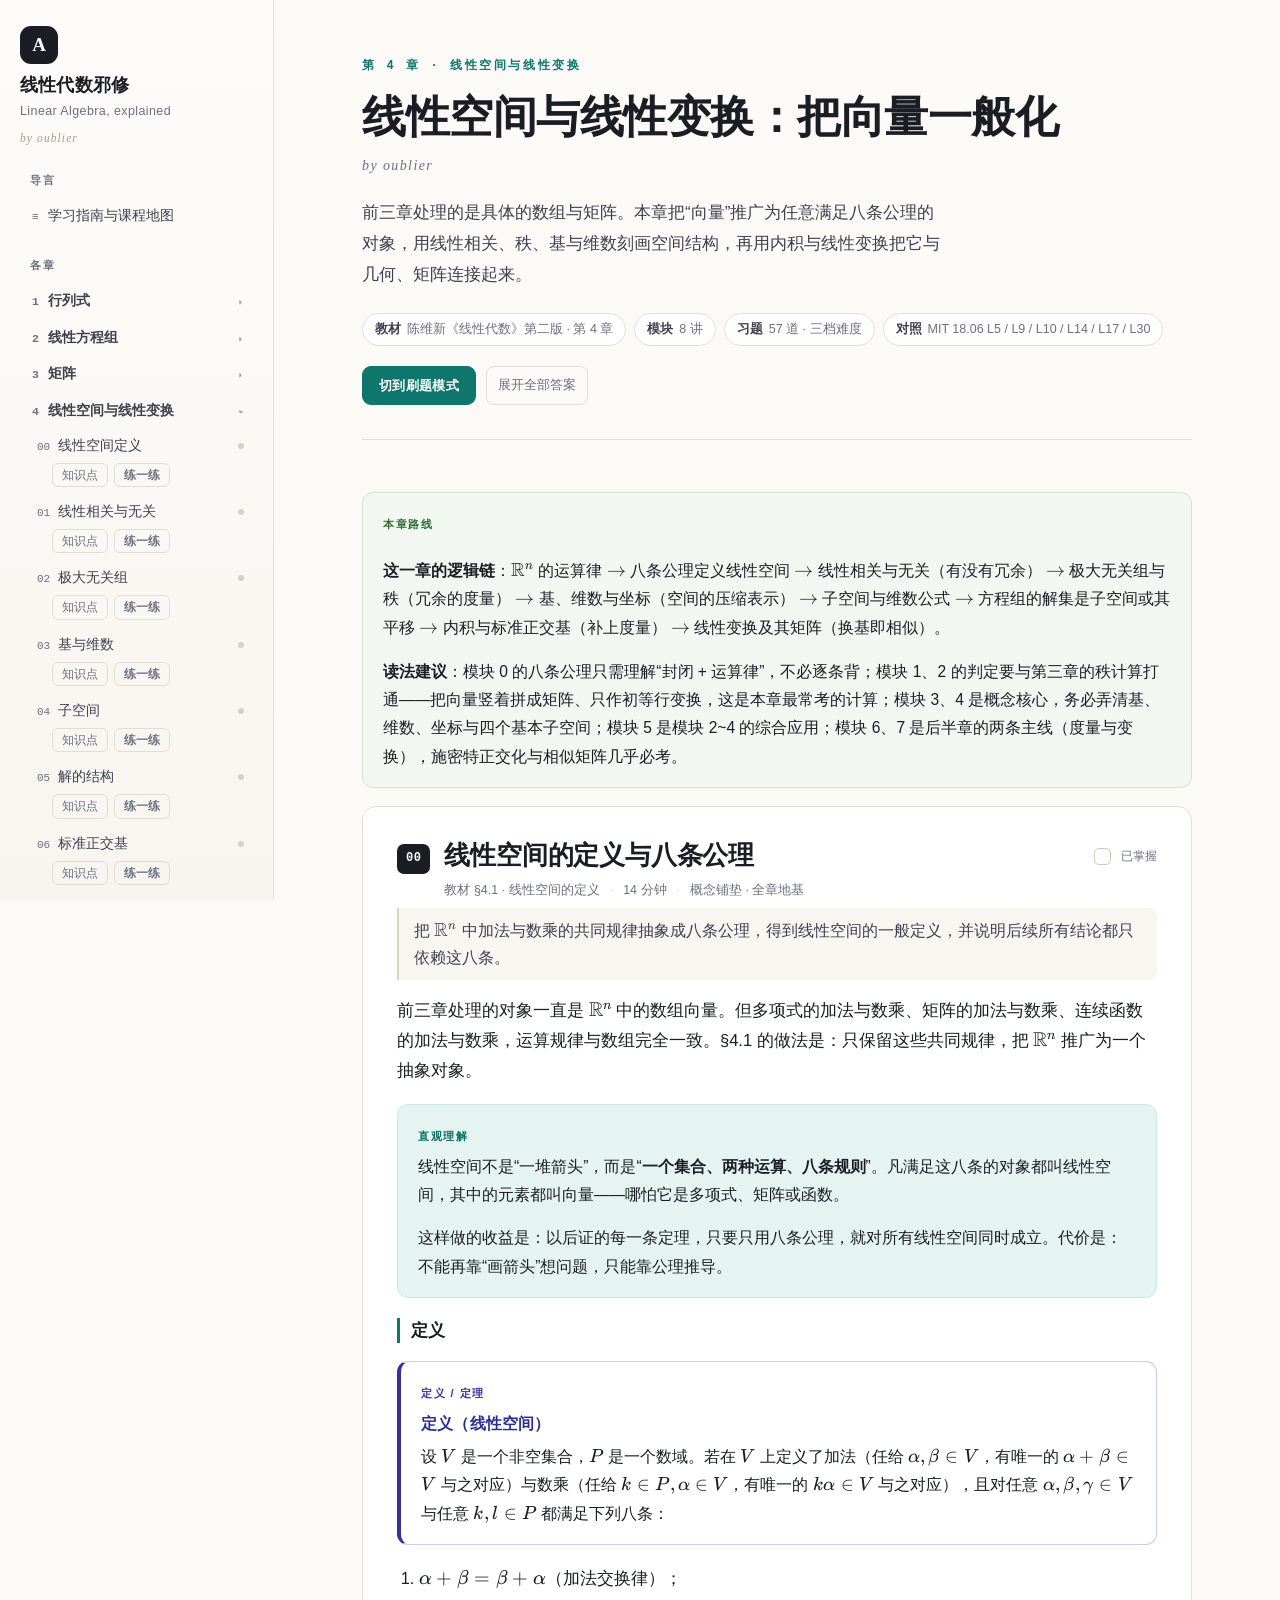
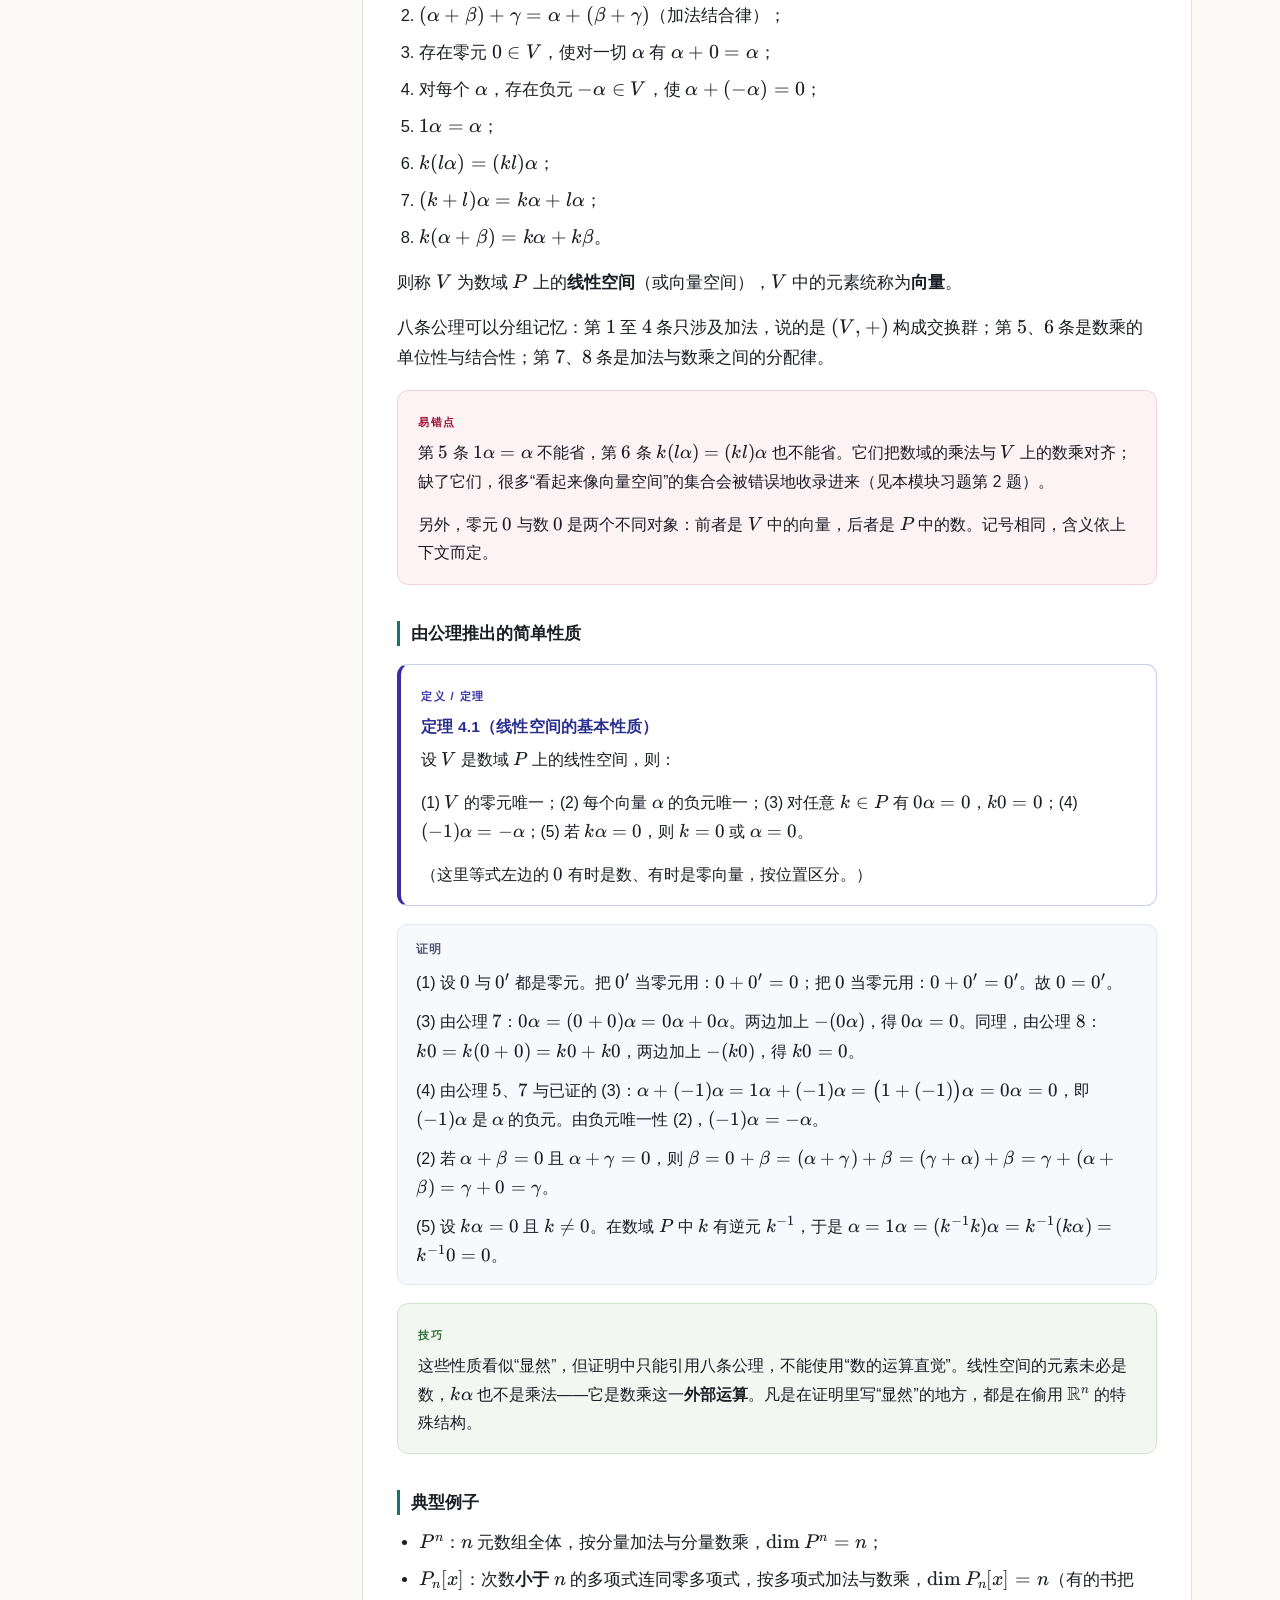
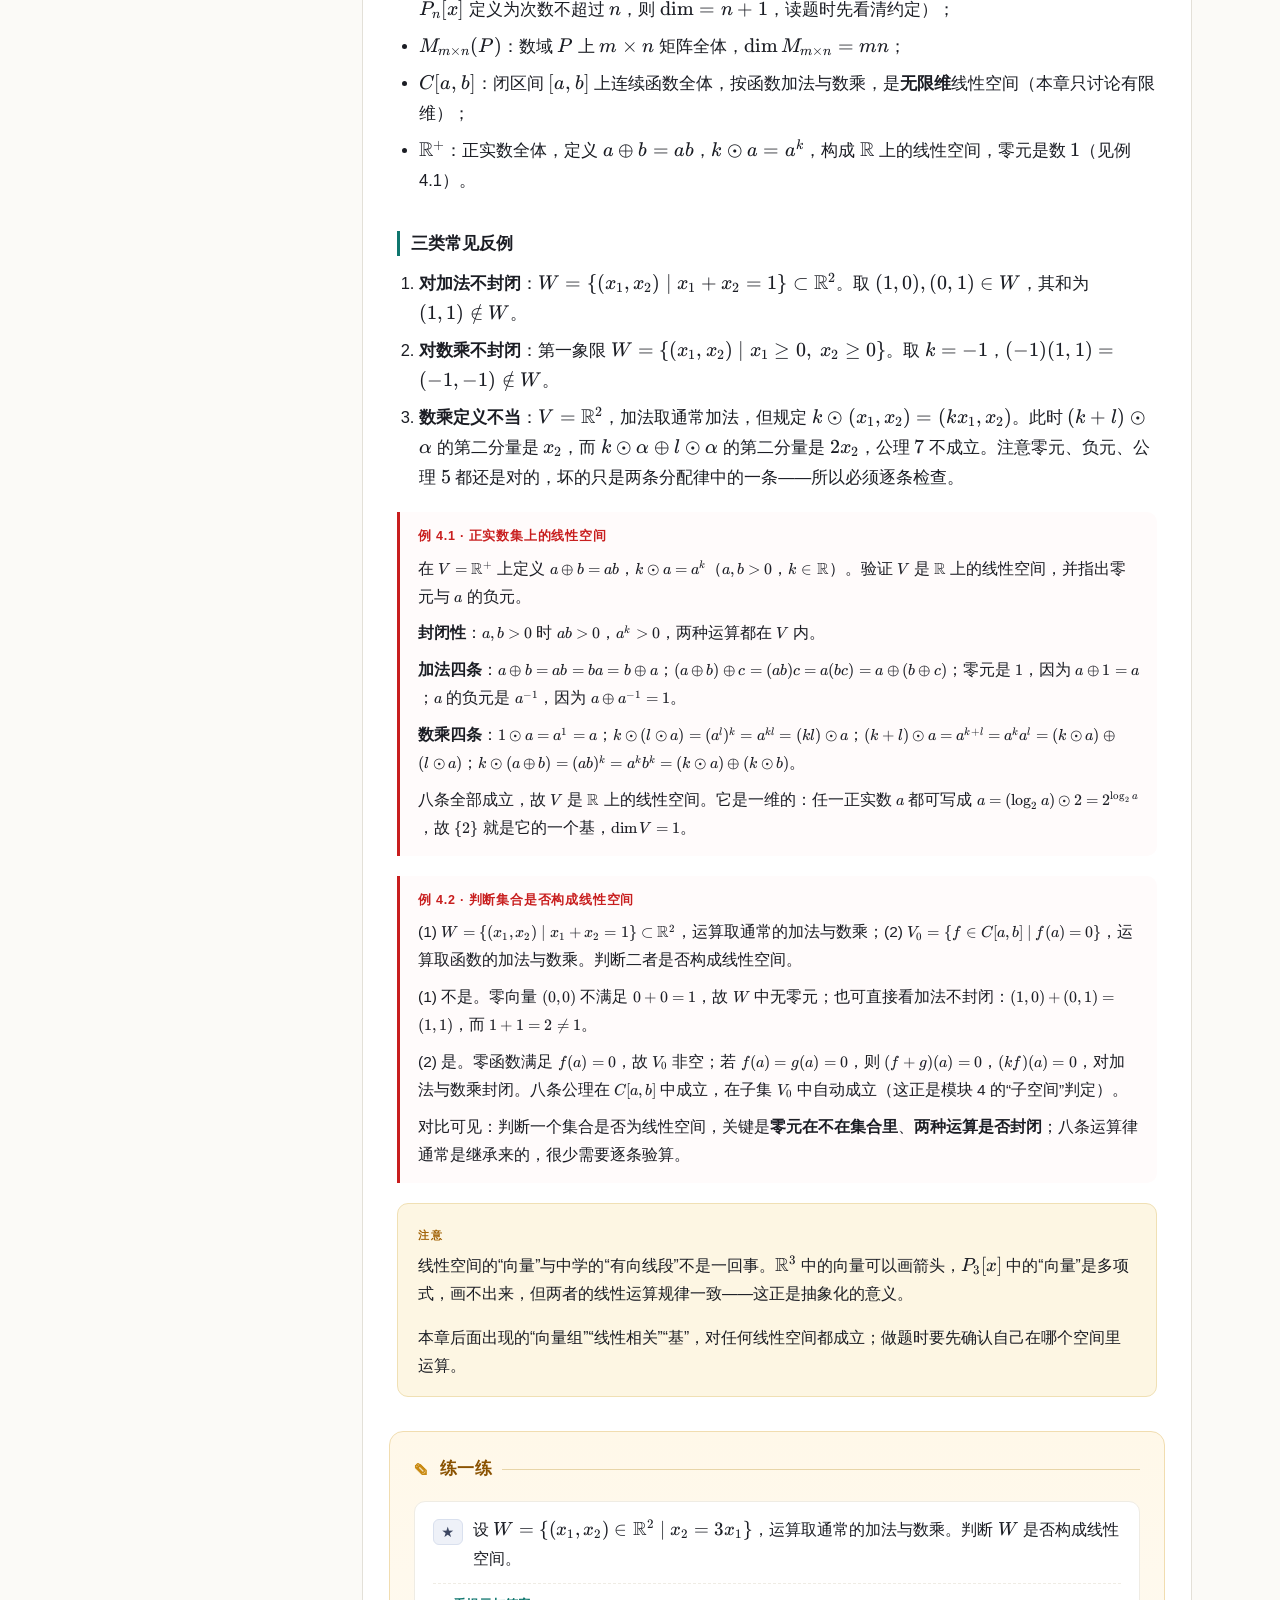
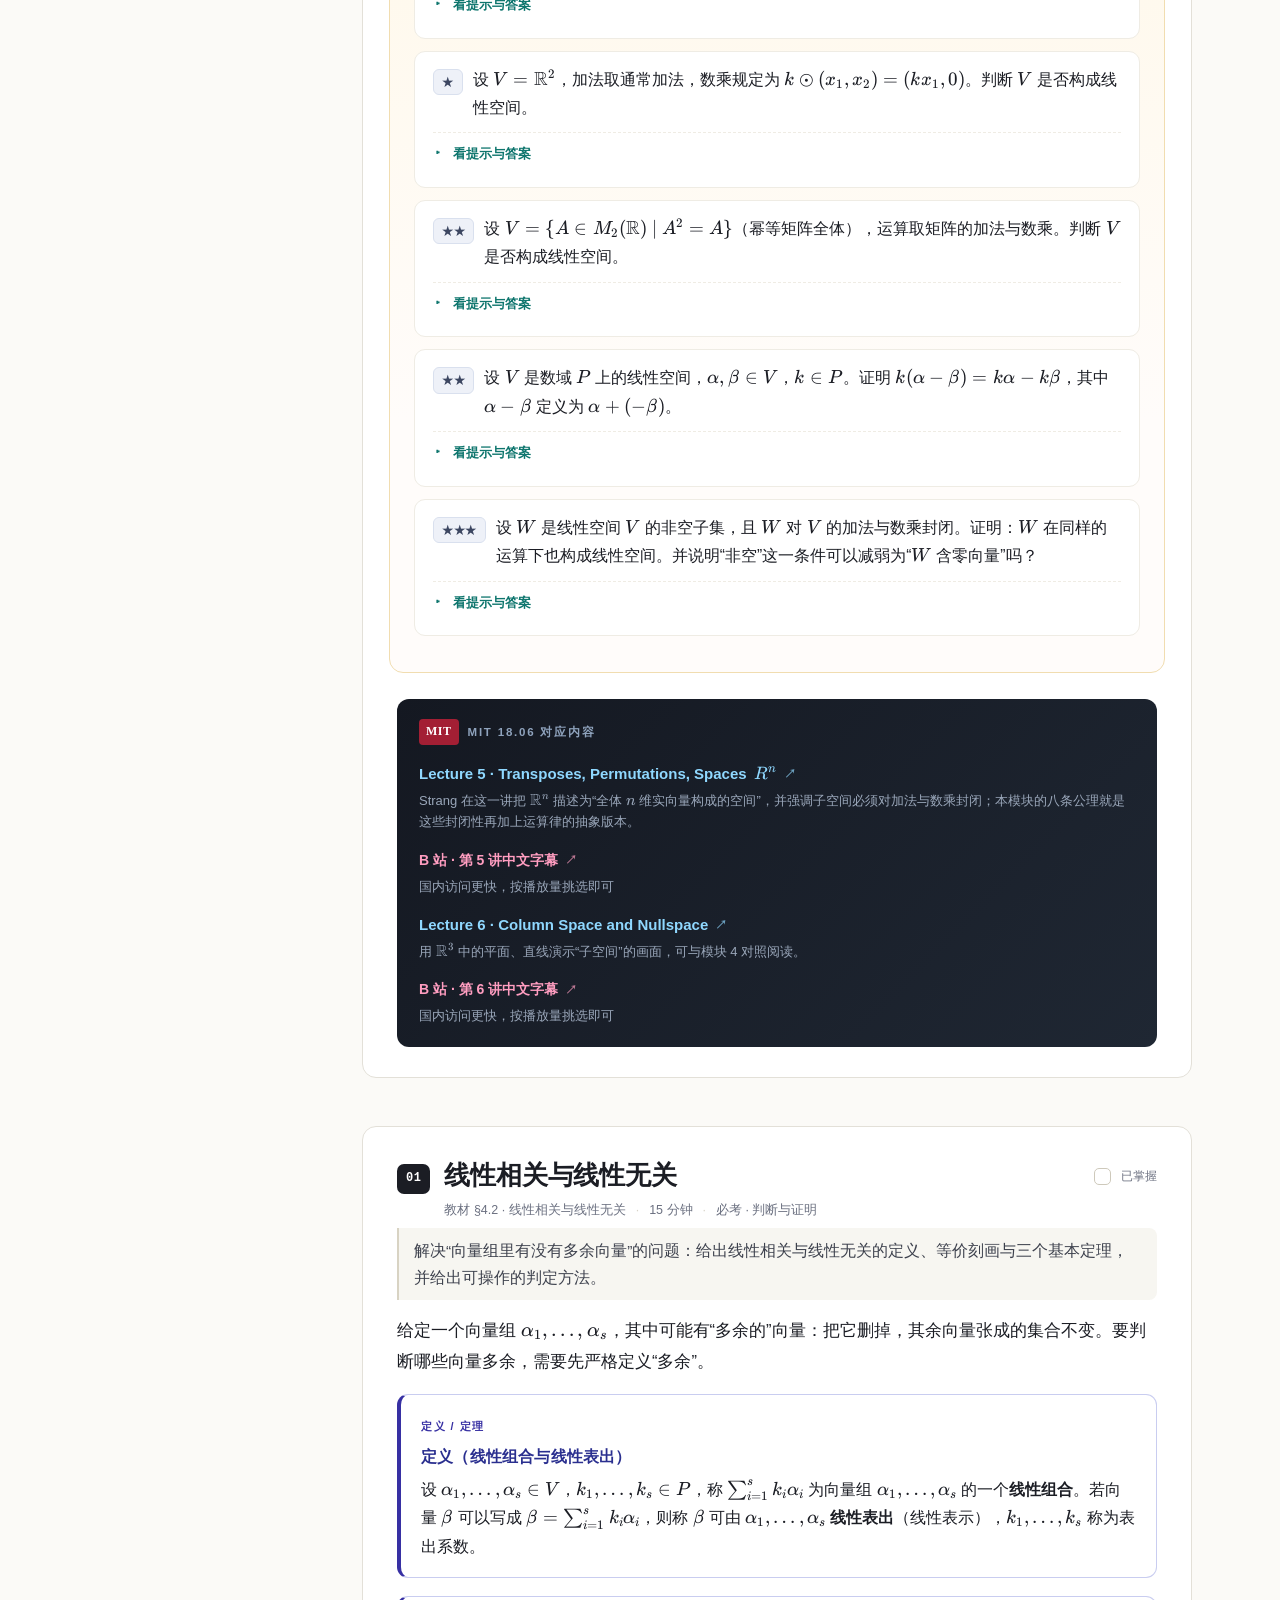
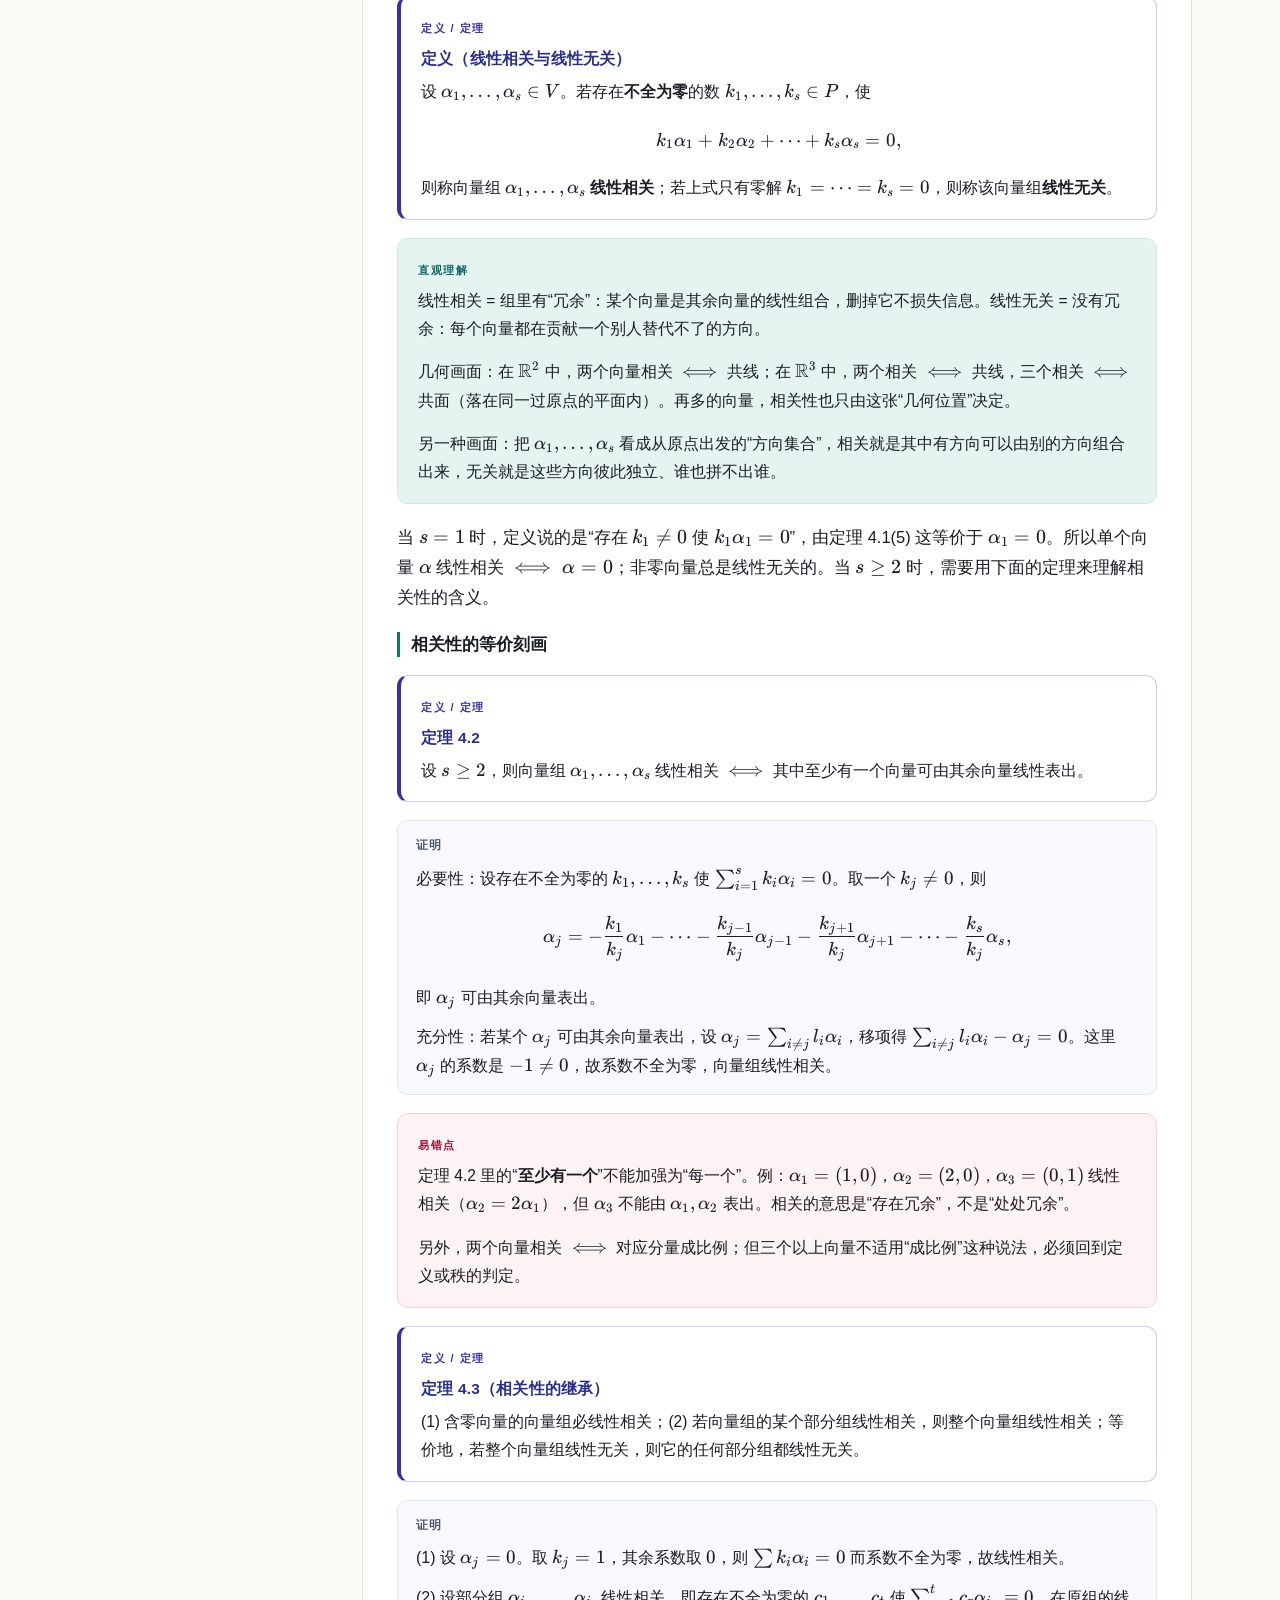
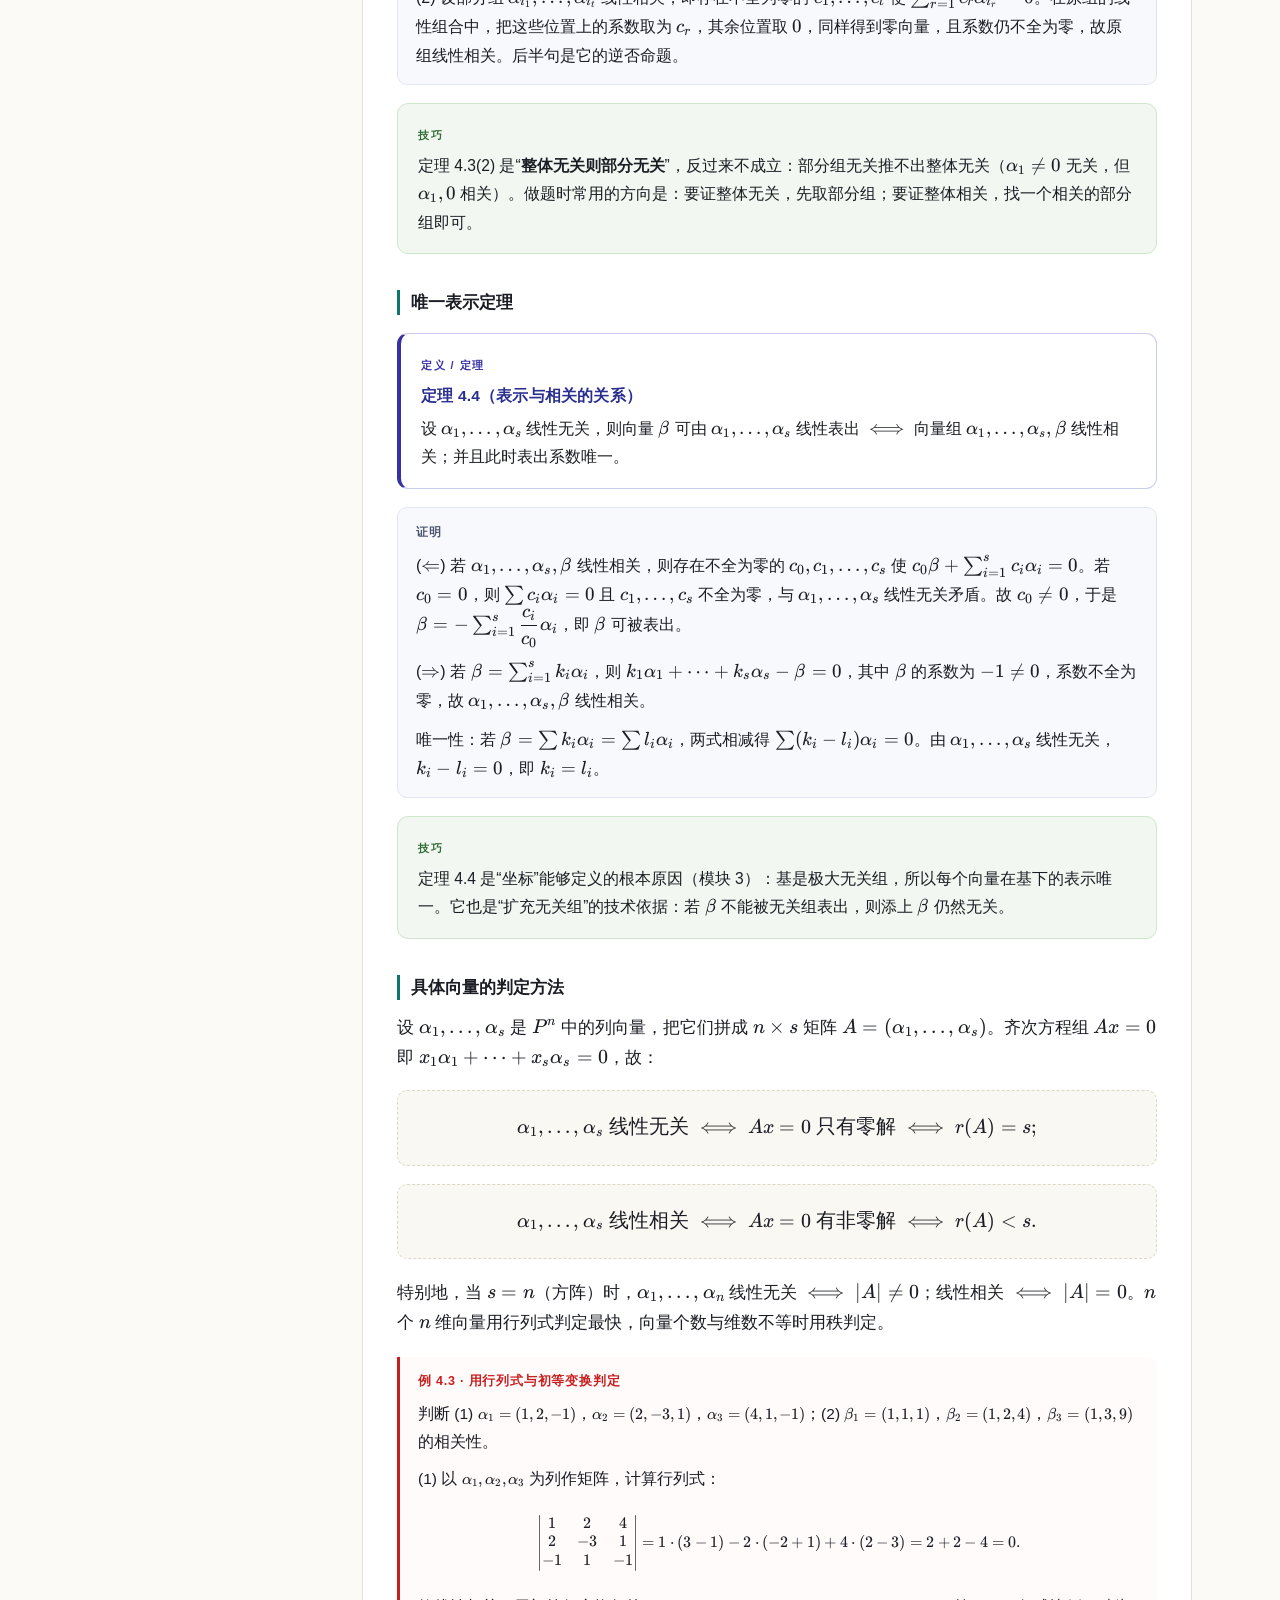
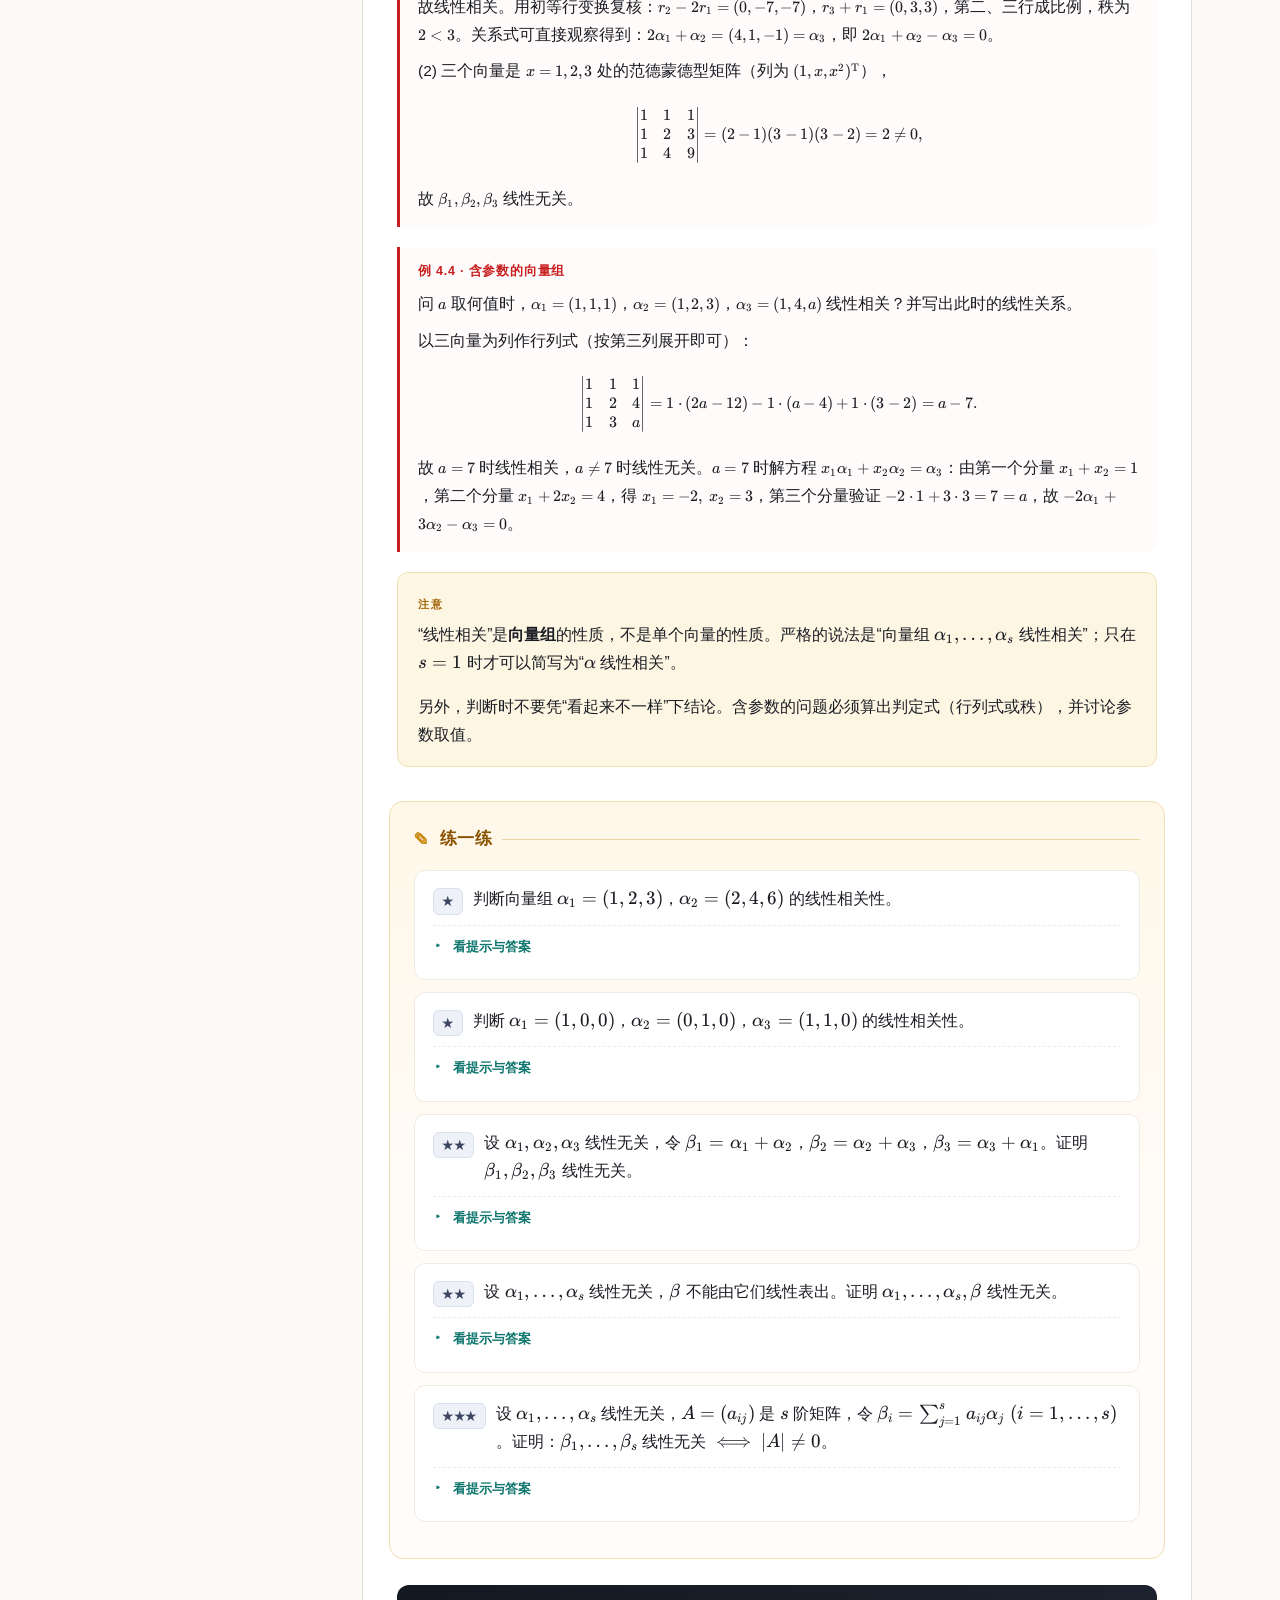
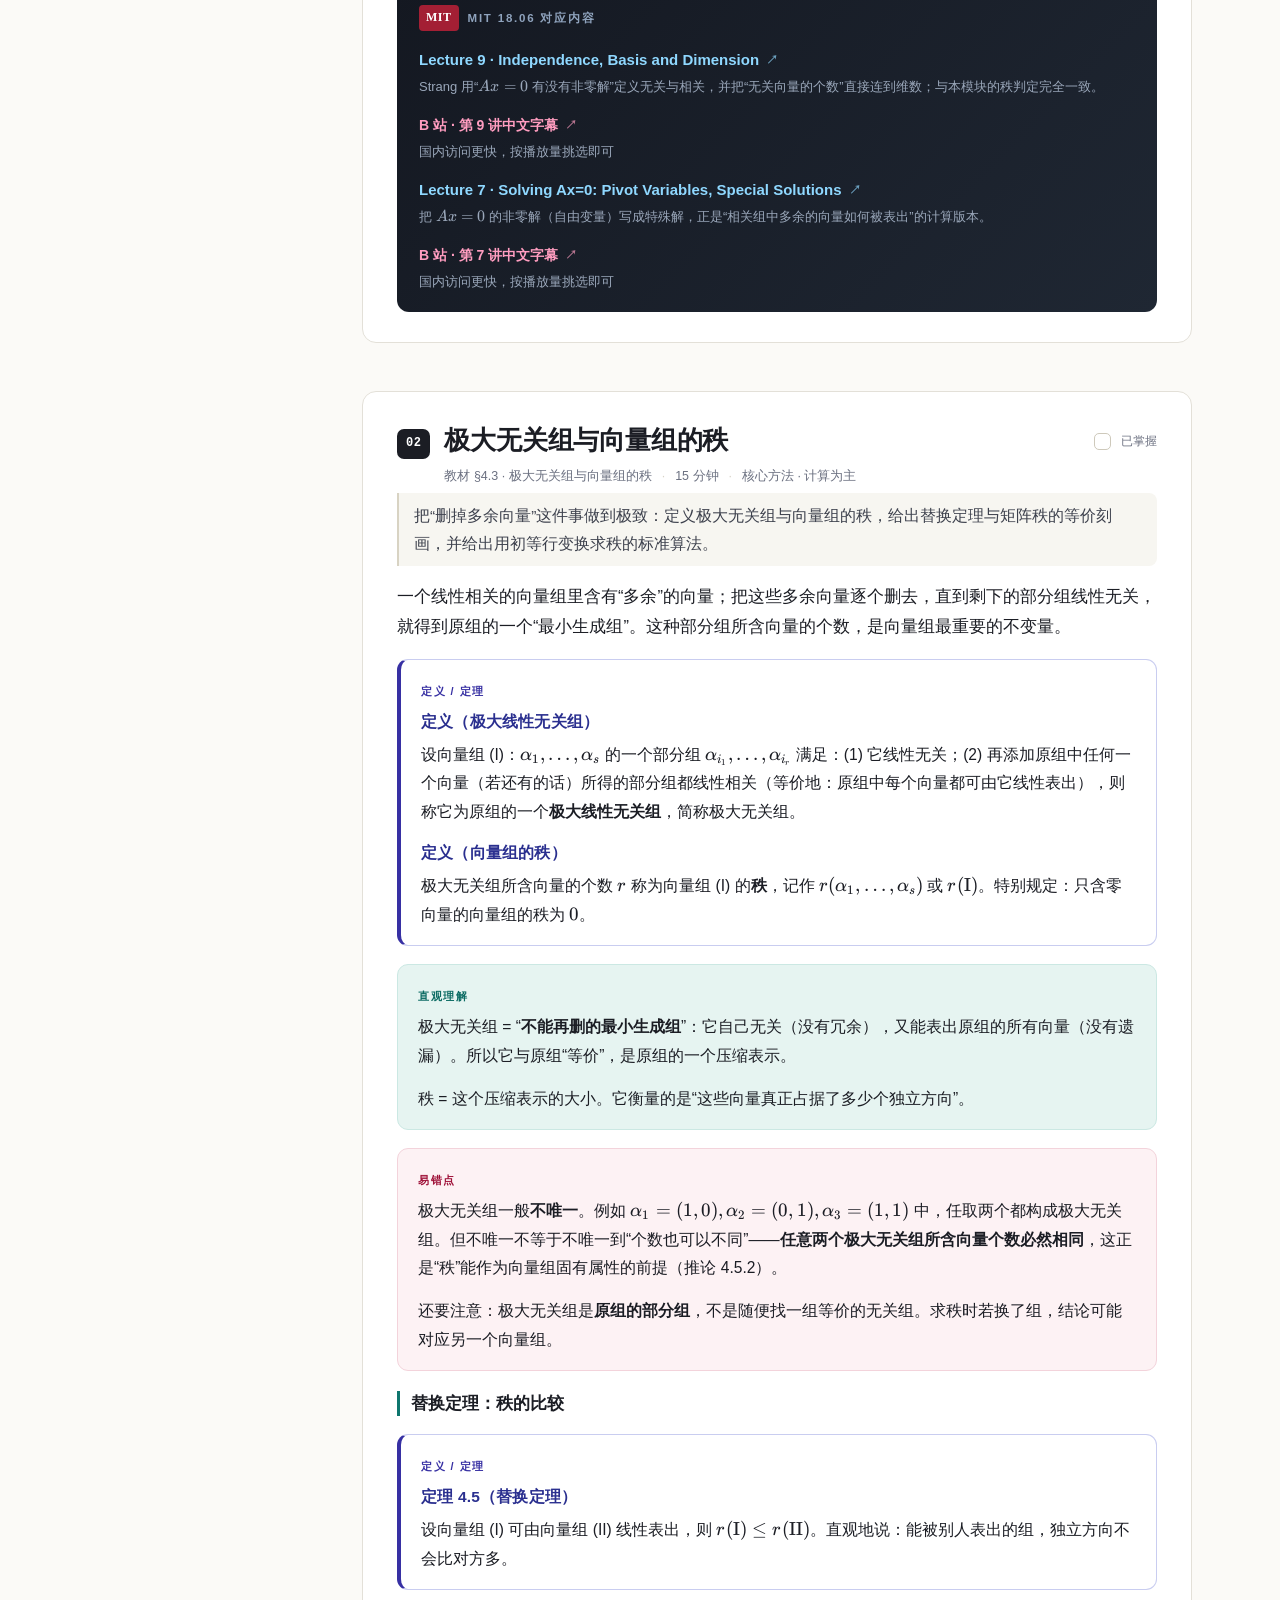
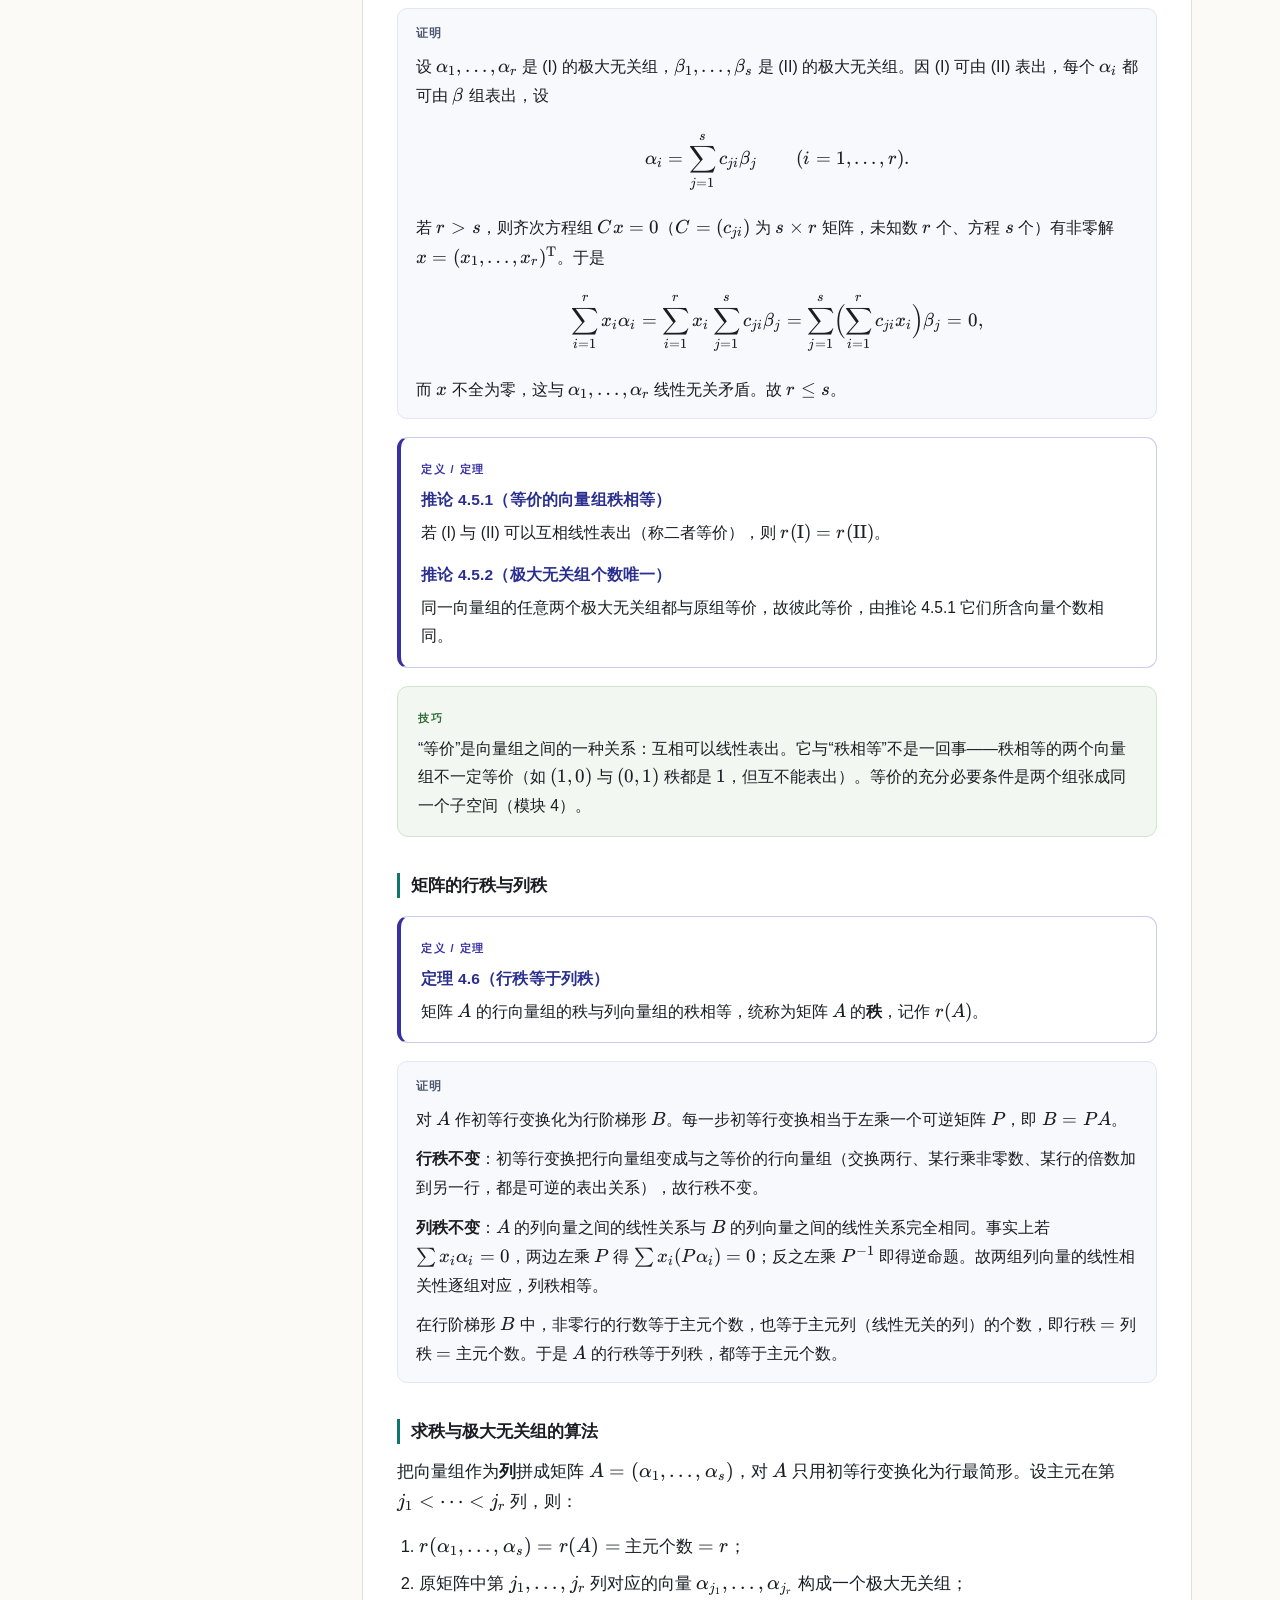
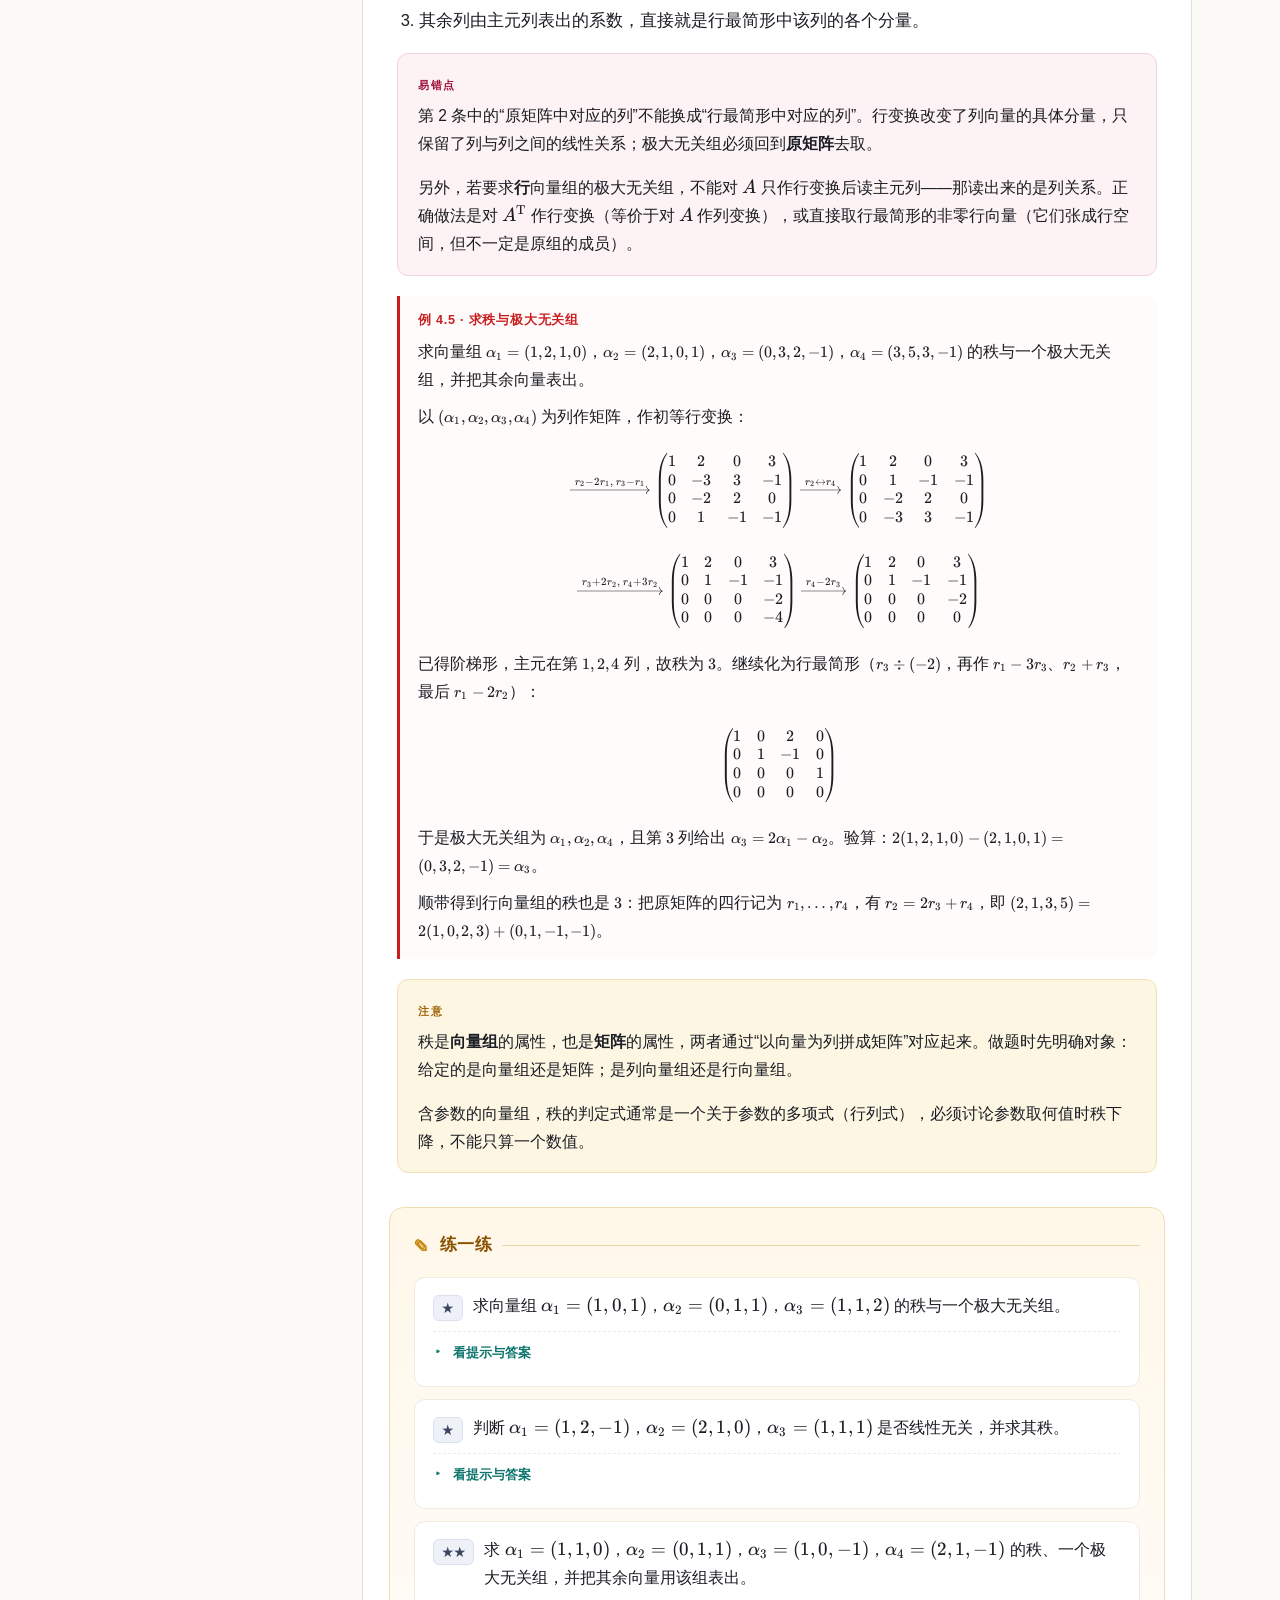
<file: ch4.html>
<!DOCTYPE html>
<html lang="zh-CN">
<head>
<meta charset="utf-8">
<meta name="viewport" content="width=device-width,initial-scale=1">
<title>线性空间与线性变换 · 线性代数邪修</title>
<meta name="description" content="前三章处理的是具体的数组与矩阵。本章把“向量”推广为任意满足八条公理的对象，用线性相关、秩、基与维数刻画空间结构，再用内积与线性变换把它与几何、矩阵连接起来。">
<link rel="stylesheet" href="assets/katex/katex.min.css">
<link rel="stylesheet" href="assets/style.css">
</head>
<body data-page="ch4">
<div class="topbar"><div class="topbar__bar" id="readbar"></div></div>
<div class="mobilebar">
  <button id="menuBtn">目录</button>
  <span class="mobilebar__title">线性空间与线性变换</span>
</div>
<div class="scrim" id="scrim"></div>
<div class="shell">
<aside class="sidebar" id="sidebar">
  <a class="brand" href="index.html">
    <span class="brand__mark">A</span>
    <div class="brand__name">线性代数邪修</div>
    <div class="brand__sub">Linear Algebra, explained</div>
    <div class="brand__by">by oublier</div>
  </a>
  <div class="navlabel">导言</div>
  <ul class="navlist">
    <li><a href="index.html"><span class="n">≡</span><span>学习指南与课程地图</span></a></li>
  </ul>
  <div class="navlabel">各章</div>
  <ul class="navlist chaps">
    <li class="chapgroup"><a class="chapgroup__t" href="ch1.html"><span class="n">1</span><span>行列式</span><span class="caret">▾</span></a><div class="chapgroup__b"><a href="ch1.html#m0" data-target="m0"><span class="n">00</span><span>行列式的引入</span><span class="dot"></span></a><div class="navsub"><a href="ch1.html#m0">知识点</a><a href="ch1.html#ex-m0" class="jump">练一练</a></div><a href="ch1.html#m1" data-target="m1"><span class="n">01</span><span>数域</span><span class="dot"></span></a><div class="navsub"><a href="ch1.html#m1">知识点</a><a href="ch1.html#ex-m1" class="jump">练一练</a></div><a href="ch1.html#m2" data-target="m2"><span class="n">02</span><span>排列与逆序数</span><span class="dot"></span></a><div class="navsub"><a href="ch1.html#m2">知识点</a><a href="ch1.html#ex-m2" class="jump">练一练</a></div><a href="ch1.html#m3" data-target="m3"><span class="n">03</span><span>$n$ 阶行列式</span><span class="dot"></span></a><div class="navsub"><a href="ch1.html#m3">知识点</a><a href="ch1.html#ex-m3" class="jump">练一练</a></div><a href="ch1.html#m4" data-target="m4"><span class="n">04</span><span>行列式的性质</span><span class="dot"></span></a><div class="navsub"><a href="ch1.html#m4">知识点</a><a href="ch1.html#ex-m4" class="jump">练一练</a></div><a href="ch1.html#m5" data-target="m5"><span class="n">05</span><span>按行（列）展开</span><span class="dot"></span></a><div class="navsub"><a href="ch1.html#m5">知识点</a><a href="ch1.html#ex-m5" class="jump">练一练</a></div><a href="ch1.html#m6" data-target="m6"><span class="n">06</span><span>九类速算</span><span class="dot"></span></a><div class="navsub"><a href="ch1.html#m6">知识点</a><a href="ch1.html#ex-m6" class="jump">练一练</a></div><a href="ch1.html#m7" data-target="m7"><span class="n">07</span><span>克拉默法则</span><span class="dot"></span></a><div class="navsub"><a href="ch1.html#m7">知识点</a><a href="ch1.html#ex-m7" class="jump">练一练</a></div><a href="ch1.html#exam"><span class="n">★</span><span>巩固练习</span></a></div></li><li class="chapgroup"><a class="chapgroup__t" href="ch2.html"><span class="n">2</span><span>线性方程组</span><span class="caret">▾</span></a><div class="chapgroup__b"><a href="ch2.html#m0" data-target="m0"><span class="n">00</span><span>方程组的几何意义</span><span class="dot"></span></a><div class="navsub"><a href="ch2.html#m0">知识点</a><a href="ch2.html#ex-m0" class="jump">练一练</a></div><a href="ch2.html#m1" data-target="m1"><span class="n">01</span><span>高斯消元法</span><span class="dot"></span></a><div class="navsub"><a href="ch2.html#m1">知识点</a><a href="ch2.html#ex-m1" class="jump">练一练</a></div><a href="ch2.html#m2" data-target="m2"><span class="n">02</span><span>初等行变换与阶梯形</span><span class="dot"></span></a><div class="navsub"><a href="ch2.html#m2">知识点</a><a href="ch2.html#ex-m2" class="jump">练一练</a></div><a href="ch2.html#m3" data-target="m3"><span class="n">03</span><span>矩阵的秩</span><span class="dot"></span></a><div class="navsub"><a href="ch2.html#m3">知识点</a><a href="ch2.html#ex-m3" class="jump">练一练</a></div><a href="ch2.html#m4" data-target="m4"><span class="n">04</span><span>方程组解的判定</span><span class="dot"></span></a><div class="navsub"><a href="ch2.html#m4">知识点</a><a href="ch2.html#ex-m4" class="jump">练一练</a></div><a href="ch2.html#m5" data-target="m5"><span class="n">05</span><span>齐次方程组</span><span class="dot"></span></a><div class="navsub"><a href="ch2.html#m5">知识点</a><a href="ch2.html#ex-m5" class="jump">练一练</a></div><a href="ch2.html#m6" data-target="m6"><span class="n">06</span><span>非齐次解的结构</span><span class="dot"></span></a><div class="navsub"><a href="ch2.html#m6">知识点</a><a href="ch2.html#ex-m6" class="jump">练一练</a></div><a href="ch2.html#m7" data-target="m7"><span class="n">07</span><span>方法与典型题</span><span class="dot"></span></a><div class="navsub"><a href="ch2.html#m7">知识点</a><a href="ch2.html#ex-m7" class="jump">练一练</a></div><a href="ch2.html#exam"><span class="n">★</span><span>巩固练习</span></a></div></li><li class="chapgroup"><a class="chapgroup__t" href="ch3.html"><span class="n">3</span><span>矩阵</span><span class="caret">▾</span></a><div class="chapgroup__b"><a href="ch3.html#m0" data-target="m0"><span class="n">00</span><span>矩阵与线性运算</span><span class="dot"></span></a><div class="navsub"><a href="ch3.html#m0">知识点</a><a href="ch3.html#ex-m0" class="jump">练一练</a></div><a href="ch3.html#m1" data-target="m1"><span class="n">01</span><span>矩阵乘法</span><span class="dot"></span></a><div class="navsub"><a href="ch3.html#m1">知识点</a><a href="ch3.html#ex-m1" class="jump">练一练</a></div><a href="ch3.html#m2" data-target="m2"><span class="n">02</span><span>转置与对称</span><span class="dot"></span></a><div class="navsub"><a href="ch3.html#m2">知识点</a><a href="ch3.html#ex-m2" class="jump">练一练</a></div><a href="ch3.html#m3" data-target="m3"><span class="n">03</span><span>逆矩阵</span><span class="dot"></span></a><div class="navsub"><a href="ch3.html#m3">知识点</a><a href="ch3.html#ex-m3" class="jump">练一练</a></div><a href="ch3.html#m4" data-target="m4"><span class="n">04</span><span>分块矩阵</span><span class="dot"></span></a><div class="navsub"><a href="ch3.html#m4">知识点</a><a href="ch3.html#ex-m4" class="jump">练一练</a></div><a href="ch3.html#m5" data-target="m5"><span class="n">05</span><span>初等变换与初等矩阵</span><span class="dot"></span></a><div class="navsub"><a href="ch3.html#m5">知识点</a><a href="ch3.html#ex-m5" class="jump">练一练</a></div><a href="ch3.html#m6" data-target="m6"><span class="n">06</span><span>等价与标准形</span><span class="dot"></span></a><div class="navsub"><a href="ch3.html#m6">知识点</a><a href="ch3.html#ex-m6" class="jump">练一练</a></div><a href="ch3.html#m7" data-target="m7"><span class="n">07</span><span>方法与典型题</span><span class="dot"></span></a><div class="navsub"><a href="ch3.html#m7">知识点</a><a href="ch3.html#ex-m7" class="jump">练一练</a></div><a href="ch3.html#exam"><span class="n">★</span><span>巩固练习</span></a></div></li><li class="chapgroup open"><a class="chapgroup__t" href="ch4.html"><span class="n">4</span><span>线性空间与线性变换</span><span class="caret">▾</span></a><div class="chapgroup__b"><a href="ch4.html#m0" data-target="m0"><span class="n">00</span><span>线性空间定义</span><span class="dot"></span></a><div class="navsub"><a href="ch4.html#m0">知识点</a><a href="ch4.html#ex-m0" class="jump">练一练</a></div><a href="ch4.html#m1" data-target="m1"><span class="n">01</span><span>线性相关与无关</span><span class="dot"></span></a><div class="navsub"><a href="ch4.html#m1">知识点</a><a href="ch4.html#ex-m1" class="jump">练一练</a></div><a href="ch4.html#m2" data-target="m2"><span class="n">02</span><span>极大无关组</span><span class="dot"></span></a><div class="navsub"><a href="ch4.html#m2">知识点</a><a href="ch4.html#ex-m2" class="jump">练一练</a></div><a href="ch4.html#m3" data-target="m3"><span class="n">03</span><span>基与维数</span><span class="dot"></span></a><div class="navsub"><a href="ch4.html#m3">知识点</a><a href="ch4.html#ex-m3" class="jump">练一练</a></div><a href="ch4.html#m4" data-target="m4"><span class="n">04</span><span>子空间</span><span class="dot"></span></a><div class="navsub"><a href="ch4.html#m4">知识点</a><a href="ch4.html#ex-m4" class="jump">练一练</a></div><a href="ch4.html#m5" data-target="m5"><span class="n">05</span><span>解的结构</span><span class="dot"></span></a><div class="navsub"><a href="ch4.html#m5">知识点</a><a href="ch4.html#ex-m5" class="jump">练一练</a></div><a href="ch4.html#m6" data-target="m6"><span class="n">06</span><span>标准正交基</span><span class="dot"></span></a><div class="navsub"><a href="ch4.html#m6">知识点</a><a href="ch4.html#ex-m6" class="jump">练一练</a></div><a href="ch4.html#m7" data-target="m7"><span class="n">07</span><span>线性变换与矩阵</span><span class="dot"></span></a><div class="navsub"><a href="ch4.html#m7">知识点</a><a href="ch4.html#ex-m7" class="jump">练一练</a></div><a href="ch4.html#exam"><span class="n">★</span><span>巩固练习</span></a></div></li><li class="chapgroup"><a class="chapgroup__t" href="ch5.html"><span class="n">5</span><span>特征值与对角化</span><span class="caret">▾</span></a><div class="chapgroup__b"><a href="ch5.html#m0" data-target="m0"><span class="n">00</span><span>特征值与特征向量</span><span class="dot"></span></a><div class="navsub"><a href="ch5.html#m0">知识点</a><a href="ch5.html#ex-m0" class="jump">练一练</a></div><a href="ch5.html#m1" data-target="m1"><span class="n">01</span><span>特征多项式</span><span class="dot"></span></a><div class="navsub"><a href="ch5.html#m1">知识点</a><a href="ch5.html#ex-m1" class="jump">练一练</a></div><a href="ch5.html#m2" data-target="m2"><span class="n">02</span><span>相似矩阵</span><span class="dot"></span></a><div class="navsub"><a href="ch5.html#m2">知识点</a><a href="ch5.html#ex-m2" class="jump">练一练</a></div><a href="ch5.html#m3" data-target="m3"><span class="n">03</span><span>可对角化的条件</span><span class="dot"></span></a><div class="navsub"><a href="ch5.html#m3">知识点</a><a href="ch5.html#ex-m3" class="jump">练一练</a></div><a href="ch5.html#m4" data-target="m4"><span class="n">04</span><span>实对称正交对角化</span><span class="dot"></span></a><div class="navsub"><a href="ch5.html#m4">知识点</a><a href="ch5.html#ex-m4" class="jump">练一练</a></div><a href="ch5.html#m5" data-target="m5"><span class="n">05</span><span>特征值的应用</span><span class="dot"></span></a><div class="navsub"><a href="ch5.html#m5">知识点</a><a href="ch5.html#ex-m5" class="jump">练一练</a></div><a href="ch5.html#m6" data-target="m6"><span class="n">06</span><span>方法与典型题</span><span class="dot"></span></a><div class="navsub"><a href="ch5.html#m6">知识点</a><a href="ch5.html#ex-m6" class="jump">练一练</a></div><a href="ch5.html#exam"><span class="n">★</span><span>巩固练习</span></a></div></li><li class="chapgroup"><a class="chapgroup__t" href="ch6.html"><span class="n">6</span><span>二次型</span><span class="caret">▾</span></a><div class="chapgroup__b"><a href="ch6.html#m0" data-target="m0"><span class="n">00</span><span>二次型与矩阵</span><span class="dot"></span></a><div class="navsub"><a href="ch6.html#m0">知识点</a><a href="ch6.html#ex-m0" class="jump">练一练</a></div><a href="ch6.html#m1" data-target="m1"><span class="n">01</span><span>合同与标准形</span><span class="dot"></span></a><div class="navsub"><a href="ch6.html#m1">知识点</a><a href="ch6.html#ex-m1" class="jump">练一练</a></div><a href="ch6.html#m2" data-target="m2"><span class="n">02</span><span>配方法</span><span class="dot"></span></a><div class="navsub"><a href="ch6.html#m2">知识点</a><a href="ch6.html#ex-m2" class="jump">练一练</a></div><a href="ch6.html#m3" data-target="m3"><span class="n">03</span><span>惯性定理</span><span class="dot"></span></a><div class="navsub"><a href="ch6.html#m3">知识点</a><a href="ch6.html#ex-m3" class="jump">练一练</a></div><a href="ch6.html#m4" data-target="m4"><span class="n">04</span><span>正定二次型</span><span class="dot"></span></a><div class="navsub"><a href="ch6.html#m4">知识点</a><a href="ch6.html#ex-m4" class="jump">练一练</a></div><a href="ch6.html#m5" data-target="m5"><span class="n">05</span><span>方法与典型题</span><span class="dot"></span></a><div class="navsub"><a href="ch6.html#m5">知识点</a><a href="ch6.html#ex-m5" class="jump">练一练</a></div><a href="ch6.html#exam"><span class="n">★</span><span>巩固练习</span></a></div></li>
  </ul>
</aside>
<div class="main">
<div class="wrap">
<div class="warnbar" id="warnbar"></div>
<header class="chaphead">
<div class="chaphead__kicker">第 4 章 · 线性空间与线性变换</div>
<h1>线性空间与线性变换：把向量一般化</h1>
<p class="byline">by oublier</p>
<p class="chaphead__lead">前三章处理的是具体的数组与矩阵。本章把“向量”推广为任意满足八条公理的对象，用线性相关、秩、基与维数刻画空间结构，再用内积与线性变换把它与几何、矩阵连接起来。</p>
<div class="chaphead__meta"><span class="chip"><b>教材</b>陈维新《线性代数》第二版 · 第 4 章</span><span class="chip"><b>模块</b>8 讲</span><span class="chip"><b>习题</b>57 道 · 三档难度</span><span class="chip"><b>对照</b>MIT 18.06 L5 / L9 / L10 / L14 / L17 / L30</span></div>
<div class="chaphead__actions"><button class="modebtn" id="modeBtn">切到刷题模式</button><button class="expandall" id="expandAll">展开全部答案</button></div>
</header>
<div class="box box--tip intro"><span class="box__tag">本章路线</span><p><strong>这一章的逻辑链</strong>：$\mathbb{R}^n$ 的运算律 $\rightarrow$ 八条公理定义线性空间 $\rightarrow$ 线性相关与无关（有没有冗余） $\rightarrow$ 极大无关组与秩（冗余的度量） $\rightarrow$ 基、维数与坐标（空间的压缩表示） $\rightarrow$ 子空间与维数公式 $\rightarrow$ 方程组的解集是子空间或其平移 $\rightarrow$ 内积与标准正交基（补上度量） $\rightarrow$ 线性变换及其矩阵（换基即相似）。</p><p><strong>读法建议</strong>：模块 0 的八条公理只需理解“封闭 + 运算律”，不必逐条背；模块 1、2 的判定要与第三章的秩计算打通——把向量竖着拼成矩阵、只作初等行变换，这是本章最常考的计算；模块 3、4 是概念核心，务必弄清基、维数、坐标与四个基本子空间；模块 5 是模块 2~4 的综合应用；模块 6、7 是后半章的两条主线（度量与变换），施密特正交化与相似矩阵几乎必考。</p></div>
<section class="std" id="m0">
<div class="std__head">
<span class="std__num">00</span>
<div class="std__titles"><h2>线性空间的定义与八条公理</h2>
<div class="std__sub"><span>教材 §4.1 · 线性空间的定义</span><span class="sep">·</span><span>14 分钟</span><span class="sep">·</span><span>概念铺垫 · 全章地基</span></div>
</div>
<label class="std__check"><input type="checkbox" data-mid="m0"><span>已掌握</span></label>
</div>
<p class="std__lead">把 $\mathbb{R}^n$ 中加法与数乘的共同规律抽象成八条公理，得到线性空间的一般定义，并说明后续所有结论都只依赖这八条。</p>
<p>前三章处理的对象一直是 $\mathbb{R}^n$ 中的数组向量。但多项式的加法与数乘、矩阵的加法与数乘、连续函数的加法与数乘，运算规律与数组完全一致。§4.1 的做法是：只保留这些共同规律，把 $\mathbb{R}^n$ 推广为一个抽象对象。</p>
<div class="box box--intuition"><span class="box__tag">直观理解</span><p>线性空间不是“一堆箭头”，而是“<strong>一个集合、两种运算、八条规则</strong>”。凡满足这八条的对象都叫线性空间，其中的元素都叫向量——哪怕它是多项式、矩阵或函数。</p><p>这样做的收益是：以后证的每一条定理，只要只用八条公理，就对所有线性空间同时成立。代价是：不能再靠“画箭头”想问题，只能靠公理推导。</p></div>
<h3 class="sec">定义</h3>
<div class="box box--def"><span class="box__tag">定义 / 定理</span><div class="thm__name">定义（线性空间）</div><p>设 $V$ 是一个非空集合，$P$ 是一个数域。若在 $V$ 上定义了加法（任给 $\alpha,\beta\in V$，有唯一的 $\alpha+\beta\in V$ 与之对应）与数乘（任给 $k\in P,\alpha\in V$，有唯一的 $k\alpha\in V$ 与之对应），且对任意 $\alpha,\beta,\gamma\in V$ 与任意 $k,l\in P$ 都满足下列八条：</p></div>
<ol class="body"><li>$\alpha+\beta=\beta+\alpha$（加法交换律）；</li><li>$(\alpha+\beta)+\gamma=\alpha+(\beta+\gamma)$（加法结合律）；</li><li>存在零元 $0\in V$，使对一切 $\alpha$ 有 $\alpha+0=\alpha$；</li><li>对每个 $\alpha$，存在负元 $-\alpha\in V$，使 $\alpha+(-\alpha)=0$；</li><li>$1\alpha=\alpha$；</li><li>$k(l\alpha)=(kl)\alpha$；</li><li>$(k+l)\alpha=k\alpha+l\alpha$；</li><li>$k(\alpha+\beta)=k\alpha+k\beta$。</li></ol>
<p>则称 $V$ 为数域 $P$ 上的<strong>线性空间</strong>（或向量空间），$V$ 中的元素统称为<strong>向量</strong>。</p>
<p>八条公理可以分组记忆：第 $1$ 至 $4$ 条只涉及加法，说的是 $(V,+)$ 构成交换群；第 $5$、$6$ 条是数乘的单位性与结合性；第 $7$、$8$ 条是加法与数乘之间的分配律。</p>
<div class="box box--trap"><span class="box__tag">易错点</span><p>第 $5$ 条 $1\alpha=\alpha$ 不能省，第 $6$ 条 $k(l\alpha)=(kl)\alpha$ 也不能省。它们把数域的乘法与 $V$ 上的数乘对齐；缺了它们，很多“看起来像向量空间”的集合会被错误地收录进来（见本模块习题第 2 题）。</p><p>另外，零元 $0$ 与数 $0$ 是两个不同对象：前者是 $V$ 中的向量，后者是 $P$ 中的数。记号相同，含义依上下文而定。</p></div>
<h3 class="sec">由公理推出的简单性质</h3>
<div class="box box--def"><span class="box__tag">定义 / 定理</span><div class="thm__name">定理 4.1（线性空间的基本性质）</div><p>设 $V$ 是数域 $P$ 上的线性空间，则：</p><p>(1) $V$ 的零元唯一；(2) 每个向量 $\alpha$ 的负元唯一；(3) 对任意 $k\in P$ 有 $0\alpha=0$，$k0=0$；(4) $(-1)\alpha=-\alpha$；(5) 若 $k\alpha=0$，则 $k=0$ 或 $\alpha=0$。</p><p>（这里等式左边的 $0$ 有时是数、有时是零向量，按位置区分。）</p></div>
<div class="pf"><span class="pf__tag">证明</span><p>(1) 设 $0$ 与 $0'$ 都是零元。把 $0'$ 当零元用：$0+0'=0$；把 $0$ 当零元用：$0+0'=0'$。故 $0=0'$。</p><p>(3) 由公理 $7$：$0\alpha=(0+0)\alpha=0\alpha+0\alpha$。两边加上 $-(0\alpha)$，得 $0\alpha=0$。同理，由公理 $8$：$k0=k(0+0)=k0+k0$，两边加上 $-(k0)$，得 $k0=0$。</p><p>(4) 由公理 $5$、$7$ 与已证的 (3)：$\alpha+(-1)\alpha=1\alpha+(-1)\alpha=\bigl(1+(-1)\bigr)\alpha=0\alpha=0$，即 $(-1)\alpha$ 是 $\alpha$ 的负元。由负元唯一性 (2)，$(-1)\alpha=-\alpha$。</p><p>(2) 若 $\alpha+\beta=0$ 且 $\alpha+\gamma=0$，则 $\beta=0+\beta=(\alpha+\gamma)+\beta=(\gamma+\alpha)+\beta=\gamma+(\alpha+\beta)=\gamma+0=\gamma$。</p><p>(5) 设 $k\alpha=0$ 且 $k\ne0$。在数域 $P$ 中 $k$ 有逆元 $k^{-1}$，于是 $\alpha=1\alpha=(k^{-1}k)\alpha=k^{-1}(k\alpha)=k^{-1}0=0$。</p></div>
<div class="box box--tip"><span class="box__tag">技巧</span><p>这些性质看似“显然”，但证明中只能引用八条公理，不能使用“数的运算直觉”。线性空间的元素未必是数，$k\alpha$ 也不是乘法——它是数乘这一<strong>外部运算</strong>。凡是在证明里写“显然”的地方，都是在偷用 $\mathbb{R}^n$ 的特殊结构。</p></div>
<h3 class="sec">典型例子</h3>
<ul class="body"><li>$P^n$：$n$ 元数组全体，按分量加法与分量数乘，$\dim P^n=n$；</li><li>$P_n[x]$：次数<strong>小于</strong> $n$ 的多项式连同零多项式，按多项式加法与数乘，$\dim P_n[x]=n$（有的书把 $P_n[x]$ 定义为次数不超过 $n$，则 $\dim=n+1$，读题时先看清约定）；</li><li>$M_{m\times n}(P)$：数域 $P$ 上 $m\times n$ 矩阵全体，$\dim M_{m\times n}=mn$；</li><li>$C[a,b]$：闭区间 $[a,b]$ 上连续函数全体，按函数加法与数乘，是<strong>无限维</strong>线性空间（本章只讨论有限维）；</li><li>$\mathbb{R}^+$：正实数全体，定义 $a\oplus b=ab$，$k\odot a=a^{k}$，构成 $\mathbb{R}$ 上的线性空间，零元是数 $1$（见例 4.1）。</li></ul>
<h3 class="sec">三类常见反例</h3>
<ol class="body"><li><strong>对加法不封闭</strong>：$W=\{(x_1,x_2)\mid x_1+x_2=1\}\subset\mathbb{R}^2$。取 $(1,0),(0,1)\in W$，其和为 $(1,1)\notin W$。</li><li><strong>对数乘不封闭</strong>：第一象限 $W=\{(x_1,x_2)\mid x_1\ge0,\ x_2\ge0\}$。取 $k=-1$，$(-1)(1,1)=(-1,-1)\notin W$。</li><li><strong>数乘定义不当</strong>：$V=\mathbb{R}^2$，加法取通常加法，但规定 $k\odot(x_1,x_2)=(kx_1,x_2)$。此时 $(k+l)\odot\alpha$ 的第二分量是 $x_2$，而 $k\odot\alpha\oplus l\odot\alpha$ 的第二分量是 $2x_2$，公理 $7$ 不成立。注意零元、负元、公理 $5$ 都还是对的，坏的只是两条分配律中的一条——所以必须逐条检查。</li></ol>
<div class="eg"><span class="eg__name">例 4.1 · 正实数集上的线性空间</span><p>在 $V=\mathbb{R}^+$ 上定义 $a\oplus b=ab$，$k\odot a=a^{k}$（$a,b&gt;0$，$k\in\mathbb{R}$）。验证 $V$ 是 $\mathbb{R}$ 上的线性空间，并指出零元与 $a$ 的负元。</p><p><strong>封闭性</strong>：$a,b&gt;0$ 时 $ab&gt;0$，$a^k&gt;0$，两种运算都在 $V$ 内。</p><p><strong>加法四条</strong>：$a\oplus b=ab=ba=b\oplus a$；$(a\oplus b)\oplus c=(ab)c=a(bc)=a\oplus(b\oplus c)$；零元是 $1$，因为 $a\oplus1=a$；$a$ 的负元是 $a^{-1}$，因为 $a\oplus a^{-1}=1$。</p><p><strong>数乘四条</strong>：$1\odot a=a^{1}=a$；$k\odot(l\odot a)=(a^{l})^{k}=a^{kl}=(kl)\odot a$；$(k+l)\odot a=a^{k+l}=a^{k}a^{l}=(k\odot a)\oplus(l\odot a)$；$k\odot(a\oplus b)=(ab)^{k}=a^{k}b^{k}=(k\odot a)\oplus(k\odot b)$。</p><p>八条全部成立，故 $V$ 是 $\mathbb{R}$ 上的线性空间。它是一维的：任一正实数 $a$ 都可写成 $a=(\log_2 a)\odot 2=2^{\log_2 a}$，故 $\{2\}$ 就是它的一个基，$\dim V=1$。</p></div>
<div class="eg"><span class="eg__name">例 4.2 · 判断集合是否构成线性空间</span><p>(1) $W=\{(x_1,x_2)\mid x_1+x_2=1\}\subset\mathbb{R}^2$，运算取通常的加法与数乘；(2) $V_0=\{f\in C[a,b]\mid f(a)=0\}$，运算取函数的加法与数乘。判断二者是否构成线性空间。</p><p>(1) 不是。零向量 $(0,0)$ 不满足 $0+0=1$，故 $W$ 中无零元；也可直接看加法不封闭：$(1,0)+(0,1)=(1,1)$，而 $1+1=2\ne1$。</p><p>(2) 是。零函数满足 $f(a)=0$，故 $V_0$ 非空；若 $f(a)=g(a)=0$，则 $(f+g)(a)=0$，$(kf)(a)=0$，对加法与数乘封闭。八条公理在 $C[a,b]$ 中成立，在子集 $V_0$ 中自动成立（这正是模块 4 的“子空间”判定）。</p><p>对比可见：判断一个集合是否为线性空间，关键是<strong>零元在不在集合里</strong>、<strong>两种运算是否封闭</strong>；八条运算律通常是继承来的，很少需要逐条验算。</p></div>
<div class="box box--warn"><span class="box__tag">注意</span><p>线性空间的“向量”与中学的“有向线段”不是一回事。$\mathbb{R}^3$ 中的向量可以画箭头，$P_3[x]$ 中的“向量”是多项式，画不出来，但两者的线性运算规律一致——这正是抽象化的意义。</p><p>本章后面出现的“向量组”“线性相关”“基”，对任何线性空间都成立；做题时要先确认自己在哪个空间里运算。</p></div>
<div class="exwrap" id="ex-m0"><div class="exwrap__title">练一练</div>
<div class="ex"><div class="ex__head"><span class="ex__lv ex__lv--1" title="基础">★</span><div class="ex__q"><p>设 $W=\{(x_1,x_2)\in\mathbb{R}^2\mid x_2=3x_1\}$，运算取通常的加法与数乘。判断 $W$ 是否构成线性空间。</p></div></div><details><summary>看提示与答案</summary><div class="ex__ans"><p>是。$W$ 非空（含 $(0,0)$）。任取 $(a,3a),(b,3b)\in W$、$k\in\mathbb{R}$：$(a,3a)+(b,3b)=(a+b,3a+3b)\in W$，$k(a,3a)=(ka,3ka)\in W$，两种运算封闭；八条公理在 $\mathbb{R}^2$ 中成立，在 $W$ 中自动成立。故 $W$ 是线性空间，且是一维的，基为 $(1,3)$。</p></div></details></div>
<div class="ex"><div class="ex__head"><span class="ex__lv ex__lv--1" title="基础">★</span><div class="ex__q"><p>设 $V=\mathbb{R}^2$，加法取通常加法，数乘规定为 $k\odot(x_1,x_2)=(kx_1,0)$。判断 $V$ 是否构成线性空间。</p></div></div><details><summary>看提示与答案</summary><div class="ex__ans"><p>不是。取 $\alpha=(0,1)$、$k=1$，则 $1\odot\alpha=(0,0)\ne\alpha$，公理 $5$（$1\alpha=\alpha$）不成立。注意这个集合的零元 $(0,0)$ 存在、每个元素的负元也存在，加法四条与其余数乘公理都能通过，坏的只是第 $5$ 条——所以判断时必须逐条核对，不能只看“有没有零元”。</p></div></details></div>
<div class="ex"><div class="ex__head"><span class="ex__lv ex__lv--2" title="提高">★★</span><div class="ex__q"><p>设 $V=\{A\in M_2(\mathbb{R})\mid A^{2}=A\}$（幂等矩阵全体），运算取矩阵的加法与数乘。判断 $V$ 是否构成线性空间。</p></div></div><details><summary>看提示与答案</summary><div class="ex__ans"><p>不是。取 $A=\begin{pmatrix}1&amp;0\\0&amp;0\end{pmatrix}$，则 $A^{2}=A$，故 $A\in V$；但 $(2A)^{2}=4A^{2}=4A\ne2A$，即 $2A\notin V$，对数乘不封闭。这说明幂等性不是线性条件：$A^{2}=A$ 中出现了 $A$ 的乘积，而线性空间只允许加法与数乘。</p></div></details></div>
<div class="ex"><div class="ex__head"><span class="ex__lv ex__lv--2" title="提高">★★</span><div class="ex__q"><p>设 $V$ 是数域 $P$ 上的线性空间，$\alpha,\beta\in V$，$k\in P$。证明 $k(\alpha-\beta)=k\alpha-k\beta$，其中 $\alpha-\beta$ 定义为 $\alpha+(-\beta)$。</p></div></div><details><summary>看提示与答案</summary><div class="ex__ans"><p>$k(\alpha-\beta)=k\bigl(\alpha+(-1)\beta\bigr)$（负元的定义）$=k\alpha+k\bigl((-1)\beta\bigr)$（公理 $8$）$=k\alpha+\bigl(k\cdot(-1)\bigr)\beta$（公理 $6$）$=k\alpha+(-k)\beta=k\alpha-k\beta$。最后一步用定理 4.1(4) 的推广：$(-k)\beta=-\bigl(k\beta\bigr)$。</p></div></details></div>
<div class="ex"><div class="ex__head"><span class="ex__lv ex__lv--3" title="挑战">★★★</span><div class="ex__q"><p>设 $W$ 是线性空间 $V$ 的非空子集，且 $W$ 对 $V$ 的加法与数乘封闭。证明：$W$ 在同样的运算下也构成线性空间。并说明“非空”这一条件可以减弱为“$W$ 含零向量”吗？</p></div></div><details><summary>看提示与答案</summary><div class="ex__ans"><p>八条公理中，交换律、结合律、两条分配律以及 $1\alpha=\alpha$、$k(l\alpha)=(kl)\alpha$ 都是对 $V$ 中一切向量成立的全称命题，而 $W\subseteq V$，故它们在 $W$ 中自动成立。只剩两条存在性公理需要在 $W$ 内部兑现：由 $W$ 非空，取 $\alpha\in W$，则 $0=0\alpha\in W$（数乘封闭），零元在 $W$ 中；又 $-\alpha=(-1)\alpha\in W$（数乘封闭），每个元素的负元也在 $W$ 中。于是八条在 $W$ 中全部成立，$W$ 自身是线性空间。至于“非空”能否换成“含零向量”：$0\in W$ 当然推出 $W$ 非空，所以这是一个更强的条件，不算减弱；而若把“非空”整个去掉，空集虽然对两种运算都封闭（全称命题在空集上为真），却没有零元，不满足公理 $3$，不是线性空间。故标准判定应写“非空 + 对加法与数乘封闭”。</p></div></details></div>
</div>
<div class="mit"><div class="mit__head"><span class="mit__logo">MIT</span>MIT 18.06 对应内容</div><ul><li><a href="https://ocw.mit.edu/courses/18-06-linear-algebra-spring-2010/resources/lecture-5-transposes-permutations-spaces-r-n/" target="_blank" rel="noopener">Lecture 5 · Transposes, Permutations, Spaces $R^n$</a><span class="note">Strang 在这一讲把 $\mathbb{R}^n$ 描述为“全体 $n$ 维实向量构成的空间”，并强调子空间必须对加法与数乘封闭；本模块的八条公理就是这些封闭性再加上运算律的抽象版本。</span></li><li class="bili"><a href="https://search.bilibili.com/all?keyword=MIT%2018.06%20Lecture%205%20%E7%BA%BF%E6%80%A7%E4%BB%A3%E6%95%B0" target="_blank" rel="noopener">B 站 · 第 5 讲中文字幕</a><span class="note">国内访问更快，按播放量挑选即可</span></li><li><a href="https://ocw.mit.edu/courses/18-06-linear-algebra-spring-2010/resources/lecture-6-column-space-and-nullspace/" target="_blank" rel="noopener">Lecture 6 · Column Space and Nullspace</a><span class="note">用 $\mathbb{R}^3$ 中的平面、直线演示“子空间”的画面，可与模块 4 对照阅读。</span></li><li class="bili"><a href="https://search.bilibili.com/all?keyword=MIT%2018.06%20Lecture%206%20%E7%BA%BF%E6%80%A7%E4%BB%A3%E6%95%B0" target="_blank" rel="noopener">B 站 · 第 6 讲中文字幕</a><span class="note">国内访问更快，按播放量挑选即可</span></li></ul></div>
</section>
<section class="std" id="m1">
<div class="std__head">
<span class="std__num">01</span>
<div class="std__titles"><h2>线性相关与线性无关</h2>
<div class="std__sub"><span>教材 §4.2 · 线性相关与线性无关</span><span class="sep">·</span><span>15 分钟</span><span class="sep">·</span><span>必考 · 判断与证明</span></div>
</div>
<label class="std__check"><input type="checkbox" data-mid="m1"><span>已掌握</span></label>
</div>
<p class="std__lead">解决“向量组里有没有多余向量”的问题：给出线性相关与线性无关的定义、等价刻画与三个基本定理，并给出可操作的判定方法。</p>
<p>给定一个向量组 $\alpha_1,\dots,\alpha_s$，其中可能有“多余的”向量：把它删掉，其余向量张成的集合不变。要判断哪些向量多余，需要先严格定义“多余”。</p>
<div class="box box--def"><span class="box__tag">定义 / 定理</span><div class="thm__name">定义（线性组合与线性表出）</div><p>设 $\alpha_1,\dots,\alpha_s\in V$，$k_1,\dots,k_s\in P$，称 $\sum_{i=1}^{s}k_i\alpha_i$ 为向量组 $\alpha_1,\dots,\alpha_s$ 的一个<strong>线性组合</strong>。若向量 $\beta$ 可以写成 $\beta=\sum_{i=1}^{s}k_i\alpha_i$，则称 $\beta$ 可由 $\alpha_1,\dots,\alpha_s$ <strong>线性表出</strong>（线性表示），$k_1,\dots,k_s$ 称为表出系数。</p></div>
<div class="box box--def"><span class="box__tag">定义 / 定理</span><div class="thm__name">定义（线性相关与线性无关）</div><p>设 $\alpha_1,\dots,\alpha_s\in V$。若存在<strong>不全为零</strong>的数 $k_1,\dots,k_s\in P$，使</p><p>$$k_1\alpha_1+k_2\alpha_2+\cdots+k_s\alpha_s=0,$$</p><p>则称向量组 $\alpha_1,\dots,\alpha_s$ <strong>线性相关</strong>；若上式只有零解 $k_1=\cdots=k_s=0$，则称该向量组<strong>线性无关</strong>。</p></div>
<div class="box box--intuition"><span class="box__tag">直观理解</span><p>线性相关 = 组里有“冗余”：某个向量是其余向量的线性组合，删掉它不损失信息。线性无关 = 没有冗余：每个向量都在贡献一个别人替代不了的方向。</p><p>几何画面：在 $\mathbb{R}^2$ 中，两个向量相关 $\iff$ 共线；在 $\mathbb{R}^3$ 中，两个相关 $\iff$ 共线，三个相关 $\iff$ 共面（落在同一过原点的平面内）。再多的向量，相关性也只由这张“几何位置”决定。</p><p>另一种画面：把 $\alpha_1,\dots,\alpha_s$ 看成从原点出发的“方向集合”，相关就是其中有方向可以由别的方向组合出来，无关就是这些方向彼此独立、谁也拼不出谁。</p></div>
<p>当 $s=1$ 时，定义说的是“存在 $k_1\ne0$ 使 $k_1\alpha_1=0$”，由定理 4.1(5) 这等价于 $\alpha_1=0$。所以单个向量 $\alpha$ 线性相关 $\iff\alpha=0$；非零向量总是线性无关的。当 $s\ge2$ 时，需要用下面的定理来理解相关性的含义。</p>
<h3 class="sec">相关性的等价刻画</h3>
<div class="box box--def"><span class="box__tag">定义 / 定理</span><div class="thm__name">定理 4.2</div><p>设 $s\ge2$，则向量组 $\alpha_1,\dots,\alpha_s$ 线性相关 $\iff$ 其中至少有一个向量可由其余向量线性表出。</p></div>
<div class="pf"><span class="pf__tag">证明</span><p>必要性：设存在不全为零的 $k_1,\dots,k_s$ 使 $\sum_{i=1}^{s}k_i\alpha_i=0$。取一个 $k_j\ne0$，则</p><p>$$\alpha_j=-\frac{k_1}{k_j}\alpha_1-\cdots-\frac{k_{j-1}}{k_j}\alpha_{j-1}-\frac{k_{j+1}}{k_j}\alpha_{j+1}-\cdots-\frac{k_s}{k_j}\alpha_s,$$</p><p>即 $\alpha_j$ 可由其余向量表出。</p><p>充分性：若某个 $\alpha_j$ 可由其余向量表出，设 $\alpha_j=\sum_{i\ne j}l_i\alpha_i$，移项得 $\sum_{i\ne j}l_i\alpha_i-\alpha_j=0$。这里 $\alpha_j$ 的系数是 $-1\ne0$，故系数不全为零，向量组线性相关。</p></div>
<div class="box box--trap"><span class="box__tag">易错点</span><p>定理 4.2 里的“<strong>至少有一个</strong>”不能加强为“每一个”。例：$\alpha_1=(1,0)$，$\alpha_2=(2,0)$，$\alpha_3=(0,1)$ 线性相关（$\alpha_2=2\alpha_1$），但 $\alpha_3$ 不能由 $\alpha_1,\alpha_2$ 表出。相关的意思是“存在冗余”，不是“处处冗余”。</p><p>另外，两个向量相关 $\iff$ 对应分量成比例；但三个以上向量不适用“成比例”这种说法，必须回到定义或秩的判定。</p></div>
<div class="box box--def"><span class="box__tag">定义 / 定理</span><div class="thm__name">定理 4.3（相关性的继承）</div><p>(1) 含零向量的向量组必线性相关；(2) 若向量组的某个部分组线性相关，则整个向量组线性相关；等价地，若整个向量组线性无关，则它的任何部分组都线性无关。</p></div>
<div class="pf"><span class="pf__tag">证明</span><p>(1) 设 $\alpha_{j}=0$。取 $k_j=1$，其余系数取 $0$，则 $\sum k_i\alpha_i=0$ 而系数不全为零，故线性相关。</p><p>(2) 设部分组 $\alpha_{i_1},\dots,\alpha_{i_t}$ 线性相关，即存在不全为零的 $c_1,\dots,c_t$ 使 $\sum_{r=1}^{t}c_r\alpha_{i_r}=0$。在原组的线性组合中，把这些位置上的系数取为 $c_r$，其余位置取 $0$，同样得到零向量，且系数仍不全为零，故原组线性相关。后半句是它的逆否命题。</p></div>
<div class="box box--tip"><span class="box__tag">技巧</span><p>定理 4.3(2) 是“<strong>整体无关则部分无关</strong>”，反过来不成立：部分组无关推不出整体无关（$\alpha_1\neq0$ 无关，但 $\alpha_1,0$ 相关）。做题时常用的方向是：要证整体无关，先取部分组；要证整体相关，找一个相关的部分组即可。</p></div>
<h3 class="sec">唯一表示定理</h3>
<div class="box box--def"><span class="box__tag">定义 / 定理</span><div class="thm__name">定理 4.4（表示与相关的关系）</div><p>设 $\alpha_1,\dots,\alpha_s$ 线性无关，则向量 $\beta$ 可由 $\alpha_1,\dots,\alpha_s$ 线性表出 $\iff$ 向量组 $\alpha_1,\dots,\alpha_s,\beta$ 线性相关；并且此时表出系数唯一。</p></div>
<div class="pf"><span class="pf__tag">证明</span><p>($\Leftarrow$) 若 $\alpha_1,\dots,\alpha_s,\beta$ 线性相关，则存在不全为零的 $c_0,c_1,\dots,c_s$ 使 $c_0\beta+\sum_{i=1}^{s}c_i\alpha_i=0$。若 $c_0=0$，则 $\sum c_i\alpha_i=0$ 且 $c_1,\dots,c_s$ 不全为零，与 $\alpha_1,\dots,\alpha_s$ 线性无关矛盾。故 $c_0\ne0$，于是 $\beta=-\sum_{i=1}^{s}\dfrac{c_i}{c_0}\alpha_i$，即 $\beta$ 可被表出。</p><p>($\Rightarrow$) 若 $\beta=\sum_{i=1}^{s}k_i\alpha_i$，则 $k_1\alpha_1+\cdots+k_s\alpha_s-\beta=0$，其中 $\beta$ 的系数为 $-1\ne0$，系数不全为零，故 $\alpha_1,\dots,\alpha_s,\beta$ 线性相关。</p><p>唯一性：若 $\beta=\sum k_i\alpha_i=\sum l_i\alpha_i$，两式相减得 $\sum(k_i-l_i)\alpha_i=0$。由 $\alpha_1,\dots,\alpha_s$ 线性无关，$k_i-l_i=0$，即 $k_i=l_i$。</p></div>
<div class="box box--tip"><span class="box__tag">技巧</span><p>定理 4.4 是“坐标”能够定义的根本原因（模块 3）：基是极大无关组，所以每个向量在基下的表示唯一。它也是“扩充无关组”的技术依据：若 $\beta$ 不能被无关组表出，则添上 $\beta$ 仍然无关。</p></div>
<h3 class="sec">具体向量的判定方法</h3>
<p>设 $\alpha_1,\dots,\alpha_s$ 是 $P^n$ 中的列向量，把它们拼成 $n\times s$ 矩阵 $A=(\alpha_1,\dots,\alpha_s)$。齐次方程组 $Ax=0$ 即 $x_1\alpha_1+\cdots+x_s\alpha_s=0$，故：</p>
<div class="eqbox">$$\alpha_1,\dots,\alpha_s\ \text{线性无关}\iff Ax=0\ \text{只有零解}\iff r(A)=s;$$</div>
<div class="eqbox">$$\alpha_1,\dots,\alpha_s\ \text{线性相关}\iff Ax=0\ \text{有非零解}\iff r(A)&lt;s.$$</div>
<p>特别地，当 $s=n$（方阵）时，$\alpha_1,\dots,\alpha_n$ 线性无关 $\iff|A|\ne0$；线性相关 $\iff|A|=0$。$n$ 个 $n$ 维向量用行列式判定最快，向量个数与维数不等时用秩判定。</p>
<div class="eg"><span class="eg__name">例 4.3 · 用行列式与初等变换判定</span><p>判断 (1) $\alpha_1=(1,2,-1)$，$\alpha_2=(2,-3,1)$，$\alpha_3=(4,1,-1)$；(2) $\beta_1=(1,1,1)$，$\beta_2=(1,2,4)$，$\beta_3=(1,3,9)$ 的相关性。</p><p>(1) 以 $\alpha_1,\alpha_2,\alpha_3$ 为列作矩阵，计算行列式：</p><p>$$\begin{vmatrix}1&amp;2&amp;4\\2&amp;-3&amp;1\\-1&amp;1&amp;-1\end{vmatrix}=1\cdot(3-1)-2\cdot(-2+1)+4\cdot(2-3)=2+2-4=0.$$</p><p>故线性相关。用初等行变换复核：$r_2-2r_1=(0,-7,-7)$，$r_3+r_1=(0,3,3)$，第二、三行成比例，秩为 $2&lt;3$。关系式可直接观察得到：$2\alpha_1+\alpha_2=(4,1,-1)=\alpha_3$，即 $2\alpha_1+\alpha_2-\alpha_3=0$。</p><p>(2) 三个向量是 $x=1,2,3$ 处的范德蒙德型矩阵（列为 $(1,x,x^2)^{\mathrm T}$），</p><p>$$\begin{vmatrix}1&amp;1&amp;1\\1&amp;2&amp;3\\1&amp;4&amp;9\end{vmatrix}=(2-1)(3-1)(3-2)=2\ne0,$$</p><p>故 $\beta_1,\beta_2,\beta_3$ 线性无关。</p></div>
<div class="eg"><span class="eg__name">例 4.4 · 含参数的向量组</span><p>问 $a$ 取何值时，$\alpha_1=(1,1,1)$，$\alpha_2=(1,2,3)$，$\alpha_3=(1,4,a)$ 线性相关？并写出此时的线性关系。</p><p>以三向量为列作行列式（按第三列展开即可）：</p><p>$$\begin{vmatrix}1&amp;1&amp;1\\1&amp;2&amp;4\\1&amp;3&amp;a\end{vmatrix}=1\cdot(2a-12)-1\cdot(a-4)+1\cdot(3-2)=a-7.$$</p><p>故 $a=7$ 时线性相关，$a\ne7$ 时线性无关。$a=7$ 时解方程 $x_1\alpha_1+x_2\alpha_2=\alpha_3$：由第一个分量 $x_1+x_2=1$，第二个分量 $x_1+2x_2=4$，得 $x_1=-2,\ x_2=3$，第三个分量验证 $-2\cdot1+3\cdot3=7=a$，故 $-2\alpha_1+3\alpha_2-\alpha_3=0$。</p></div>
<div class="box box--warn"><span class="box__tag">注意</span><p>“线性相关”是<strong>向量组</strong>的性质，不是单个向量的性质。严格的说法是“向量组 $\alpha_1,\dots,\alpha_s$ 线性相关”；只在 $s=1$ 时才可以简写为“$\alpha$ 线性相关”。</p><p>另外，判断时不要凭“看起来不一样”下结论。含参数的问题必须算出判定式（行列式或秩），并讨论参数取值。</p></div>
<div class="exwrap" id="ex-m1"><div class="exwrap__title">练一练</div>
<div class="ex"><div class="ex__head"><span class="ex__lv ex__lv--1" title="基础">★</span><div class="ex__q"><p>判断向量组 $\alpha_1=(1,2,3)$，$\alpha_2=(2,4,6)$ 的线性相关性。</p></div></div><details><summary>看提示与答案</summary><div class="ex__ans"><p>线性相关。因为 $\alpha_2=2\alpha_1$，即 $2\alpha_1-\alpha_2=0$，系数 $2,-1$ 不全为零。也可用秩判定：以两向量为列的矩阵秩为 $1&lt;2$。</p></div></details></div>
<div class="ex"><div class="ex__head"><span class="ex__lv ex__lv--1" title="基础">★</span><div class="ex__q"><p>判断 $\alpha_1=(1,0,0)$，$\alpha_2=(0,1,0)$，$\alpha_3=(1,1,0)$ 的线性相关性。</p></div></div><details><summary>看提示与答案</summary><div class="ex__ans"><p>线性相关。$\alpha_3=\alpha_1+\alpha_2$，即 $\alpha_1+\alpha_2-\alpha_3=0$，系数不全为零。几何上三者都在 $x_1x_2$ 平面内，第三个方向是前两个方向的组合。</p></div></details></div>
<div class="ex"><div class="ex__head"><span class="ex__lv ex__lv--2" title="提高">★★</span><div class="ex__q"><p>设 $\alpha_1,\alpha_2,\alpha_3$ 线性无关，令 $\beta_1=\alpha_1+\alpha_2$，$\beta_2=\alpha_2+\alpha_3$，$\beta_3=\alpha_3+\alpha_1$。证明 $\beta_1,\beta_2,\beta_3$ 线性无关。</p></div></div><details><summary>看提示与答案</summary><div class="ex__ans"><p>设 $x_1\beta_1+x_2\beta_2+x_3\beta_3=0$，代入并整理得 $(x_1+x_3)\alpha_1+(x_1+x_2)\alpha_2+(x_2+x_3)\alpha_3=0$。由 $\alpha_1,\alpha_2,\alpha_3$ 线性无关，得方程组 $x_1+x_3=0$，$x_1+x_2=0$，$x_2+x_3=0$。其系数行列式 $\begin{vmatrix}1&amp;0&amp;1\\1&amp;1&amp;0\\0&amp;1&amp;1\end{vmatrix}=1\cdot(1-0)-0+1\cdot(1-0)=2\ne0$，故只有零解 $x_1=x_2=x_3=0$，即 $\beta_1,\beta_2,\beta_3$ 线性无关。</p></div></details></div>
<div class="ex"><div class="ex__head"><span class="ex__lv ex__lv--2" title="提高">★★</span><div class="ex__q"><p>设 $\alpha_1,\dots,\alpha_s$ 线性无关，$\beta$ 不能由它们线性表出。证明 $\alpha_1,\dots,\alpha_s,\beta$ 线性无关。</p></div></div><details><summary>看提示与答案</summary><div class="ex__ans"><p>反设该组线性相关，则存在不全为零的 $c_0,c_1,\dots,c_s$ 使 $c_0\beta+\sum c_i\alpha_i=0$。若 $c_0=0$，则 $\sum c_i\alpha_i=0$ 且 $c_i$ 不全为零，与 $\alpha$ 组无关矛盾；故 $c_0\ne0$，于是 $\beta=-\sum(c_i/c_0)\alpha_i$，与“$\beta$ 不能表出”矛盾。故新组线性无关。这也正是定理 4.4 的逆否形式。</p></div></details></div>
<div class="ex"><div class="ex__head"><span class="ex__lv ex__lv--3" title="挑战">★★★</span><div class="ex__q"><p>设 $\alpha_1,\dots,\alpha_s$ 线性无关，$A=(a_{ij})$ 是 $s$ 阶矩阵，令 $\beta_i=\sum_{j=1}^{s}a_{ij}\alpha_j\ (i=1,\dots,s)$。证明：$\beta_1,\dots,\beta_s$ 线性无关 $\iff|A|\ne0$。</p></div></div><details><summary>看提示与答案</summary><div class="ex__ans"><p>设 $x=(x_1,\dots,x_s)^{\mathrm T}$，则 $\sum_{i}x_i\beta_i=\sum_{i}x_i\sum_{j}a_{ij}\alpha_j=\sum_{j}\Bigl(\sum_{i}a_{ij}x_i\Bigr)\alpha_j$。由 $\alpha$ 组无关，$\sum_i x_i\beta_i=0\iff\sum_i a_{ij}x_i=0\ (j=1,\dots,s)\iff A^{\mathrm T}x=0$。于是：$\beta$ 组线性相关 $\iff$ 存在 $x\ne0$ 使 $A^{\mathrm T}x=0$ $\iff|A^{\mathrm T}|=0\iff|A|=0$。取逆否即得结论。（这里用到：齐次方程组有非零解 $\iff$ 系数行列式为零，见模块 5。）</p></div></details></div>
</div>
<div class="mit"><div class="mit__head"><span class="mit__logo">MIT</span>MIT 18.06 对应内容</div><ul><li><a href="https://ocw.mit.edu/courses/18-06-linear-algebra-spring-2010/resources/lecture-9-independence-basis-and-dimension/" target="_blank" rel="noopener">Lecture 9 · Independence, Basis and Dimension</a><span class="note">Strang 用“$Ax=0$ 有没有非零解”定义无关与相关，并把“无关向量的个数”直接连到维数；与本模块的秩判定完全一致。</span></li><li class="bili"><a href="https://search.bilibili.com/all?keyword=MIT%2018.06%20Lecture%209%20%E7%BA%BF%E6%80%A7%E4%BB%A3%E6%95%B0" target="_blank" rel="noopener">B 站 · 第 9 讲中文字幕</a><span class="note">国内访问更快，按播放量挑选即可</span></li><li><a href="https://ocw.mit.edu/courses/18-06-linear-algebra-spring-2010/resources/lecture-7-solving-ax-0-pivot-variables-special-solutions/" target="_blank" rel="noopener">Lecture 7 · Solving Ax=0: Pivot Variables, Special Solutions</a><span class="note">把 $Ax=0$ 的非零解（自由变量）写成特殊解，正是“相关组中多余的向量如何被表出”的计算版本。</span></li><li class="bili"><a href="https://search.bilibili.com/all?keyword=MIT%2018.06%20Lecture%207%20%E7%BA%BF%E6%80%A7%E4%BB%A3%E6%95%B0" target="_blank" rel="noopener">B 站 · 第 7 讲中文字幕</a><span class="note">国内访问更快，按播放量挑选即可</span></li></ul></div>
</section>
<section class="std" id="m2">
<div class="std__head">
<span class="std__num">02</span>
<div class="std__titles"><h2>极大无关组与向量组的秩</h2>
<div class="std__sub"><span>教材 §4.3 · 极大无关组与向量组的秩</span><span class="sep">·</span><span>15 分钟</span><span class="sep">·</span><span>核心方法 · 计算为主</span></div>
</div>
<label class="std__check"><input type="checkbox" data-mid="m2"><span>已掌握</span></label>
</div>
<p class="std__lead">把“删掉多余向量”这件事做到极致：定义极大无关组与向量组的秩，给出替换定理与矩阵秩的等价刻画，并给出用初等行变换求秩的标准算法。</p>
<p>一个线性相关的向量组里含有“多余”的向量；把这些多余向量逐个删去，直到剩下的部分组线性无关，就得到原组的一个“最小生成组”。这种部分组所含向量的个数，是向量组最重要的不变量。</p>
<div class="box box--def"><span class="box__tag">定义 / 定理</span><div class="thm__name">定义（极大线性无关组）</div><p>设向量组 (I)：$\alpha_1,\dots,\alpha_s$ 的一个部分组 $\alpha_{i_1},\dots,\alpha_{i_r}$ 满足：(1) 它线性无关；(2) 再添加原组中任何一个向量（若还有的话）所得的部分组都线性相关（等价地：原组中每个向量都可由它线性表出），则称它为原组的一个<strong>极大线性无关组</strong>，简称极大无关组。</p><div class="thm__name">定义（向量组的秩）</div><p>极大无关组所含向量的个数 $r$ 称为向量组 (I) 的<strong>秩</strong>，记作 $r(\alpha_1,\dots,\alpha_s)$ 或 $r(\mathrm I)$。特别规定：只含零向量的向量组的秩为 $0$。</p></div>
<div class="box box--intuition"><span class="box__tag">直观理解</span><p>极大无关组 = “<strong>不能再删的最小生成组</strong>”：它自己无关（没有冗余），又能表出原组的所有向量（没有遗漏）。所以它与原组“等价”，是原组的一个压缩表示。</p><p>秩 = 这个压缩表示的大小。它衡量的是“这些向量真正占据了多少个独立方向”。</p></div>
<div class="box box--trap"><span class="box__tag">易错点</span><p>极大无关组一般<strong>不唯一</strong>。例如 $\alpha_1=(1,0),\alpha_2=(0,1),\alpha_3=(1,1)$ 中，任取两个都构成极大无关组。但不唯一不等于不唯一到“个数也可以不同”——<strong>任意两个极大无关组所含向量个数必然相同</strong>，这正是“秩”能作为向量组固有属性的前提（推论 4.5.2）。</p><p>还要注意：极大无关组是<strong>原组的部分组</strong>，不是随便找一组等价的无关组。求秩时若换了组，结论可能对应另一个向量组。</p></div>
<h3 class="sec">替换定理：秩的比较</h3>
<div class="box box--def"><span class="box__tag">定义 / 定理</span><div class="thm__name">定理 4.5（替换定理）</div><p>设向量组 (I) 可由向量组 (II) 线性表出，则 $r(\mathrm I)\le r(\mathrm{II})$。直观地说：能被别人表出的组，独立方向不会比对方多。</p></div>
<div class="pf"><span class="pf__tag">证明</span><p>设 $\alpha_1,\dots,\alpha_r$ 是 (I) 的极大无关组，$\beta_1,\dots,\beta_s$ 是 (II) 的极大无关组。因 (I) 可由 (II) 表出，每个 $\alpha_i$ 都可由 $\beta$ 组表出，设</p><p>$$\alpha_i=\sum_{j=1}^{s}c_{ji}\beta_j\qquad(i=1,\dots,r).$$</p><p>若 $r&gt;s$，则齐次方程组 $Cx=0$（$C=(c_{ji})$ 为 $s\times r$ 矩阵，未知数 $r$ 个、方程 $s$ 个）有非零解 $x=(x_1,\dots,x_r)^{\mathrm T}$。于是</p><p>$$\sum_{i=1}^{r}x_i\alpha_i=\sum_{i=1}^{r}x_i\sum_{j=1}^{s}c_{ji}\beta_j=\sum_{j=1}^{s}\Bigl(\sum_{i=1}^{r}c_{ji}x_i\Bigr)\beta_j=0,$$</p><p>而 $x$ 不全为零，这与 $\alpha_1,\dots,\alpha_r$ 线性无关矛盾。故 $r\le s$。</p></div>
<div class="box box--def"><span class="box__tag">定义 / 定理</span><div class="thm__name">推论 4.5.1（等价的向量组秩相等）</div><p>若 (I) 与 (II) 可以互相线性表出（称二者等价），则 $r(\mathrm I)=r(\mathrm{II})$。</p><div class="thm__name">推论 4.5.2（极大无关组个数唯一）</div><p>同一向量组的任意两个极大无关组都与原组等价，故彼此等价，由推论 4.5.1 它们所含向量个数相同。</p></div>
<div class="box box--tip"><span class="box__tag">技巧</span><p>“等价”是向量组之间的一种关系：互相可以线性表出。它与“秩相等”不是一回事——秩相等的两个向量组不一定等价（如 $(1,0)$ 与 $(0,1)$ 秩都是 $1$，但互不能表出）。等价的充分必要条件是两个组张成同一个子空间（模块 4）。</p></div>
<h3 class="sec">矩阵的行秩与列秩</h3>
<div class="box box--def"><span class="box__tag">定义 / 定理</span><div class="thm__name">定理 4.6（行秩等于列秩）</div><p>矩阵 $A$ 的行向量组的秩与列向量组的秩相等，统称为矩阵 $A$ 的<strong>秩</strong>，记作 $r(A)$。</p></div>
<div class="pf"><span class="pf__tag">证明</span><p>对 $A$ 作初等行变换化为行阶梯形 $B$。每一步初等行变换相当于左乘一个可逆矩阵 $P$，即 $B=PA$。</p><p><strong>行秩不变</strong>：初等行变换把行向量组变成与之等价的行向量组（交换两行、某行乘非零数、某行的倍数加到另一行，都是可逆的表出关系），故行秩不变。</p><p><strong>列秩不变</strong>：$A$ 的列向量之间的线性关系与 $B$ 的列向量之间的线性关系完全相同。事实上若 $\sum x_i\alpha_i=0$，两边左乘 $P$ 得 $\sum x_i(P\alpha_i)=0$；反之左乘 $P^{-1}$ 即得逆命题。故两组列向量的线性相关性逐组对应，列秩相等。</p><p>在行阶梯形 $B$ 中，非零行的行数等于主元个数，也等于主元列（线性无关的列）的个数，即行秩 $=$ 列秩 $=$ 主元个数。于是 $A$ 的行秩等于列秩，都等于主元个数。</p></div>
<h3 class="sec">求秩与极大无关组的算法</h3>
<p>把向量组作为<strong>列</strong>拼成矩阵 $A=(\alpha_1,\dots,\alpha_s)$，对 $A$ 只用初等行变换化为行最简形。设主元在第 $j_1&lt;\cdots&lt;j_r$ 列，则：</p>
<ol class="body"><li>$r(\alpha_1,\dots,\alpha_s)=r(A)=$ 主元个数 $=r$；</li><li>原矩阵中第 $j_1,\dots,j_r$ 列对应的向量 $\alpha_{j_1},\dots,\alpha_{j_r}$ 构成一个极大无关组；</li><li>其余列由主元列表出的系数，直接就是行最简形中该列的各个分量。</li></ol>
<div class="box box--trap"><span class="box__tag">易错点</span><p>第 2 条中的“原矩阵中对应的列”不能换成“行最简形中对应的列”。行变换改变了列向量的具体分量，只保留了列与列之间的线性关系；极大无关组必须回到<strong>原矩阵</strong>去取。</p><p>另外，若要求<strong>行</strong>向量组的极大无关组，不能对 $A$ 只作行变换后读主元列——那读出来的是列关系。正确做法是对 $A^{\mathrm T}$ 作行变换（等价于对 $A$ 作列变换），或直接取行最简形的非零行向量（它们张成行空间，但不一定是原组的成员）。</p></div>
<div class="eg"><span class="eg__name">例 4.5 · 求秩与极大无关组</span><p>求向量组 $\alpha_1=(1,2,1,0)$，$\alpha_2=(2,1,0,1)$，$\alpha_3=(0,3,2,-1)$，$\alpha_4=(3,5,3,-1)$ 的秩与一个极大无关组，并把其余向量表出。</p><p>以 $(\alpha_1,\alpha_2,\alpha_3,\alpha_4)$ 为列作矩阵，作初等行变换：</p><p>$$\xrightarrow{r_2-2r_1,\ r_3-r_1}\begin{pmatrix}1&amp;2&amp;0&amp;3\\0&amp;-3&amp;3&amp;-1\\0&amp;-2&amp;2&amp;0\\0&amp;1&amp;-1&amp;-1\end{pmatrix}\xrightarrow{r_2\leftrightarrow r_4}\begin{pmatrix}1&amp;2&amp;0&amp;3\\0&amp;1&amp;-1&amp;-1\\0&amp;-2&amp;2&amp;0\\0&amp;-3&amp;3&amp;-1\end{pmatrix}$$</p><p>$$\xrightarrow{r_3+2r_2,\ r_4+3r_2}\begin{pmatrix}1&amp;2&amp;0&amp;3\\0&amp;1&amp;-1&amp;-1\\0&amp;0&amp;0&amp;-2\\0&amp;0&amp;0&amp;-4\end{pmatrix}\xrightarrow{r_4-2r_3}\begin{pmatrix}1&amp;2&amp;0&amp;3\\0&amp;1&amp;-1&amp;-1\\0&amp;0&amp;0&amp;-2\\0&amp;0&amp;0&amp;0\end{pmatrix}$$</p><p>已得阶梯形，主元在第 $1,2,4$ 列，故秩为 $3$。继续化为行最简形（$r_3\div(-2)$，再作 $r_1-3r_3$、$r_2+r_3$，最后 $r_1-2r_2$）：</p><p>$$\begin{pmatrix}1&amp;0&amp;2&amp;0\\0&amp;1&amp;-1&amp;0\\0&amp;0&amp;0&amp;1\\0&amp;0&amp;0&amp;0\end{pmatrix}$$</p><p>于是极大无关组为 $\alpha_1,\alpha_2,\alpha_4$，且第 $3$ 列给出 $\alpha_3=2\alpha_1-\alpha_2$。验算：$2(1,2,1,0)-(2,1,0,1)=(0,3,2,-1)=\alpha_3$。</p><p>顺带得到行向量组的秩也是 $3$：把原矩阵的四行记为 $r_1,\dots,r_4$，有 $r_2=2r_3+r_4$，即 $(2,1,3,5)=2(1,0,2,3)+(0,1,-1,-1)$。</p></div>
<div class="box box--warn"><span class="box__tag">注意</span><p>秩是<strong>向量组</strong>的属性，也是<strong>矩阵</strong>的属性，两者通过“以向量为列拼成矩阵”对应起来。做题时先明确对象：给定的是向量组还是矩阵；是列向量组还是行向量组。</p><p>含参数的向量组，秩的判定式通常是一个关于参数的多项式（行列式），必须讨论参数取何值时秩下降，不能只算一个数值。</p></div>
<div class="exwrap" id="ex-m2"><div class="exwrap__title">练一练</div>
<div class="ex"><div class="ex__head"><span class="ex__lv ex__lv--1" title="基础">★</span><div class="ex__q"><p>求向量组 $\alpha_1=(1,0,1)$，$\alpha_2=(0,1,1)$，$\alpha_3=(1,1,2)$ 的秩与一个极大无关组。</p></div></div><details><summary>看提示与答案</summary><div class="ex__ans"><p>$\alpha_3=\alpha_1+\alpha_2$，故线性相关。以 $\alpha_1,\alpha_2,\alpha_3$ 为列作矩阵，秩为 $2$，故向量组的秩为 $2$，$\{\alpha_1,\alpha_2\}$（或任取两个不成比例的向量）是一个极大无关组，$\alpha_3=\alpha_1+\alpha_2$。</p></div></details></div>
<div class="ex"><div class="ex__head"><span class="ex__lv ex__lv--1" title="基础">★</span><div class="ex__q"><p>判断 $\alpha_1=(1,2,-1)$，$\alpha_2=(2,1,0)$，$\alpha_3=(1,1,1)$ 是否线性无关，并求其秩。</p></div></div><details><summary>看提示与答案</summary><div class="ex__ans"><p>以三向量为列作行列式：$\begin{vmatrix}1&amp;2&amp;1\\2&amp;1&amp;1\\-1&amp;0&amp;1\end{vmatrix}=1\cdot(1-0)-2\cdot(2+1)+1\cdot(0+1)=1-6+1=-4\ne0$，故线性无关，秩为 $3$，极大无关组就是这三个向量本身。</p></div></details></div>
<div class="ex"><div class="ex__head"><span class="ex__lv ex__lv--2" title="提高">★★</span><div class="ex__q"><p>求 $\alpha_1=(1,1,0)$，$\alpha_2=(0,1,1)$，$\alpha_3=(1,0,-1)$，$\alpha_4=(2,1,-1)$ 的秩、一个极大无关组，并把其余向量用该组表出。</p></div></div><details><summary>看提示与答案</summary><div class="ex__ans"><p>观察到 $\alpha_3=\alpha_1-\alpha_2$，$\alpha_4=2\alpha_1-\alpha_2$，故秩不超过 $2$；又 $\alpha_1,\alpha_2$ 不成比例，线性无关，故秩为 $2$，$\{\alpha_1,\alpha_2\}$ 是极大无关组，且 $\alpha_3=\alpha_1-\alpha_2$，$\alpha_4=2\alpha_1-\alpha_2$。用矩阵复核：以四向量为列的 $3\times4$ 矩阵，前两列为主元列，第 3、4 列在行最简形中分别为 $(1,-1,0)^{\mathrm T}$ 与 $(2,-1,0)^{\mathrm T}$，与上面一致。</p></div></details></div>
<div class="ex"><div class="ex__head"><span class="ex__lv ex__lv--2" title="提高">★★</span><div class="ex__q"><p>设向量组 $\alpha_1,\dots,\alpha_s$ 的秩为 $r$。证明：其中任意 $r$ 个线性无关的向量都构成该组的一个极大无关组。</p></div></div><details><summary>看提示与答案</summary><div class="ex__ans"><p>设 $\alpha_{i_1},\dots,\alpha_{i_r}$ 线性无关。任取原组中的向量 $\alpha_j$，若它不能由这 $r$ 个向量表出，则由定理 4.4，$\alpha_{i_1},\dots,\alpha_{i_r},\alpha_j$ 线性无关，即原组中存在 $r+1$ 个无关向量，与秩为 $r$（无关向量个数不超过 $r$）矛盾。故每个 $\alpha_j$ 都可由这 $r$ 个向量表出，它们构成极大无关组。</p></div></details></div>
<div class="ex"><div class="ex__head"><span class="ex__lv ex__lv--3" title="挑战">★★★</span><div class="ex__q"><p>设 $A$ 是 $m\times n$ 矩阵，$r(A)=r$。证明：存在 $m$ 阶可逆矩阵 $P$ 与 $n$ 阶可逆矩阵 $Q$，使 $PAQ=\begin{pmatrix}E_r&amp;0\\0&amp;0\end{pmatrix}$。</p></div></div><details><summary>看提示与答案</summary><div class="ex__ans"><p>对 $A$ 作初等行变换化为行最简形 $R$：存在可逆的 $P_1$ 使 $P_1A=R$，$R$ 的前 $r$ 行非零、后 $m-r$ 行为零，且前 $r$ 行的主元分别在第 $j_1&lt;\cdots&lt;j_r$ 列。再对 $R$ 作初等列变换：把第 $j_k$ 列换到第 $k$ 列（$k=1,\dots,r$），其余列依次后移；然后用前 $r$ 行的主元 $1$ 把其余各列消成 $0$。这些列变换对应右乘可逆矩阵 $Q_1$，得到 $\begin{pmatrix}E_r&amp;0\\0&amp;0\end{pmatrix}$。取 $P=P_1$、$Q=Q_1$ 即可。此标准形说明：矩阵在初等变换下的等价类完全由秩决定。</p></div></details></div>
</div>
<div class="mit"><div class="mit__head"><span class="mit__logo">MIT</span>MIT 18.06 对应内容</div><ul><li><a href="https://ocw.mit.edu/courses/18-06-linear-algebra-spring-2010/resources/lecture-9-independence-basis-and-dimension/" target="_blank" rel="noopener">Lecture 9 · Independence, Basis and Dimension</a><span class="note">Strang 把“极大无关组”直接称为一组基（basis），并指出 $n$ 维空间中任何 $n$ 个无关向量都是基——这正是本模块与模块 3 的接缝。</span></li><li class="bili"><a href="https://search.bilibili.com/all?keyword=MIT%2018.06%20Lecture%209%20%E7%BA%BF%E6%80%A7%E4%BB%A3%E6%95%B0" target="_blank" rel="noopener">B 站 · 第 9 讲中文字幕</a><span class="note">国内访问更快，按播放量挑选即可</span></li><li><a href="https://ocw.mit.edu/courses/18-06-linear-algebra-spring-2010/resources/lecture-11-matrix-spaces-rank-1-small-world-graphs/" target="_blank" rel="noopener">Lecture 11 · Matrix Spaces; Rank 1; Small World Graphs</a><span class="note">把秩看成“独立信息的条数”，并用秩 1 矩阵说明 $A=uv^{\mathrm T}$ 的结构，可加深对秩的理解。</span></li><li class="bili"><a href="https://search.bilibili.com/all?keyword=MIT%2018.06%20Lecture%2011%20%E7%BA%BF%E6%80%A7%E4%BB%A3%E6%95%B0" target="_blank" rel="noopener">B 站 · 第 11 讲中文字幕</a><span class="note">国内访问更快，按播放量挑选即可</span></li></ul></div>
</section>
<section class="std" id="m3">
<div class="std__head">
<span class="std__num">03</span>
<div class="std__titles"><h2>基、维数与坐标</h2>
<div class="std__sub"><span>教材 §4.4 · 基、维数与坐标</span><span class="sep">·</span><span>14 分钟</span><span class="sep">·</span><span>核心概念 · 必考</span></div>
</div>
<label class="std__check"><input type="checkbox" data-mid="m3"><span>已掌握</span></label>
</div>
<p class="std__lead">把极大无关组从“向量组”提升到“整个空间”，得到基与维数；选定基后，抽象向量被翻译成具体坐标，线性运算化为数组运算。</p>
<p>模块 2 的极大无关组是相对于一个<strong>向量组</strong>而言的。若把整个线性空间看作讨论对象，问“最少用几个向量就能表出 $V$ 中所有向量”，答案就是基与维数。</p>
<div class="box box--def"><span class="box__tag">定义 / 定理</span><div class="thm__name">定义（基与维数）</div><p>设 $V$ 是数域 $P$ 上的线性空间。若 $V$ 中的向量组 $\alpha_1,\dots,\alpha_n$ 满足：(1) 线性无关；(2) $V$ 中任一向量都可由它线性表出，则称 $\alpha_1,\dots,\alpha_n$ 为 $V$ 的一个<strong>基</strong>，$n$ 称为 $V$ 的<strong>维数</strong>，记作 $\dim_P V=n$。规定零空间 $\{0\}$ 的维数为 $0$；维数有限的线性空间称为<strong>有限维线性空间</strong>。</p></div>
<div class="box box--def"><span class="box__tag">定义 / 定理</span><div class="thm__name">定义（坐标）</div><p>设 $\alpha_1,\dots,\alpha_n$ 是 $V$ 的基，$\alpha\in V$。由定理 4.4，$\alpha$ 的表出系数唯一：</p><p>$$\alpha=x_1\alpha_1+x_2\alpha_2+\cdots+x_n\alpha_n,$$</p><p>称列向量 $(x_1,x_2,\dots,x_n)^{\mathrm T}$ 为 $\alpha$ 在基 $\alpha_1,\dots,\alpha_n$ 下的<strong>坐标</strong>。</p></div>
<div class="box box--intuition"><span class="box__tag">直观理解</span><p>基是一把“尺子”：选定基之后，抽象的向量 $\alpha$ 就对应一个具体的数组，加法与数乘完全按分量进行。这就是“坐标”的意义——把任意有限维线性空间的问题，翻译成 $\mathbb{R}^n$ 或 $P^n$ 中的问题。</p><p>尺子不唯一：同一个向量换一组基，坐标就变。坐标如何随基变化，是模块 7（过渡矩阵）的内容。</p></div>
<div class="box box--def"><span class="box__tag">定义 / 定理</span><div class="thm__name">定理 4.7（坐标的唯一性）</div><p>设 $\alpha_1,\dots,\alpha_n$ 是 $V$ 的基，则 $V$ 中每个向量在该基下的坐标唯一。</p></div>
<div class="pf"><span class="pf__tag">证明</span><p>若 $\alpha=\sum_{i=1}^{n}x_i\alpha_i=\sum_{i=1}^{n}y_i\alpha_i$，两式相减得 $\sum_{i=1}^{n}(x_i-y_i)\alpha_i=0$。由基的线性无关性，$x_i-y_i=0$，即 $x_i=y_i$。</p></div>
<h3 class="sec">维数的基本性质</h3>
<div class="box box--def"><span class="box__tag">定义 / 定理</span><div class="thm__name">定理 4.8</div><p>设 $\dim V=n$，则：(1) $V$ 中任意 $n$ 个线性无关的向量都构成 $V$ 的基；(2) $V$ 中任意 $n+1$ 个向量必线性相关；(3) $V$ 中任一线性无关的向量组都可扩充为 $V$ 的基，且所含向量个数不超过 $n$。</p></div>
<div class="pf"><span class="pf__tag">证明</span><p>取定 $V$ 的一个基 $\beta_1,\dots,\beta_n$，则 $V$ 中任何向量组都可由它线性表出，由替换定理（定理 4.5），任何线性无关组的向量个数都不超过 $n$。</p><p>(1) 设 $\alpha_1,\dots,\alpha_n$ 线性无关。若它不能张成 $V$，则存在 $\alpha\in V$ 不能由它表出；由定理 4.4，$\alpha_1,\dots,\alpha_n,\alpha$ 线性无关，共 $n+1$ 个，与“无关组不超过 $n$ 个”矛盾。故它能张成 $V$，是基。</p><p>(2) 若 $n+1$ 个向量线性无关，就直接违反了上面的结论。</p><p>(3) 设 $\gamma_1,\dots,\gamma_s$ 线性无关，则 $s\le n$。若 $s&lt;n$，它不能张成 $V$（否则它是基，而基含 $n$ 个向量，与极大无关组个数唯一矛盾），故存在 $\gamma_{s+1}$ 不能由它们表出，由定理 4.4，$\gamma_1,\dots,\gamma_{s+1}$ 仍无关。重复此步骤直到个数达到 $n$，由 (1) 它成为基。</p></div>
<div class="box box--trap"><span class="box__tag">易错点</span><p>$\dim V$ 是<strong>基所含向量的个数</strong>，不是 $V$ 中元素的个数。$V$ 通常有无穷多个元素，而维数是有限数。</p><p>基不唯一，维数唯一。判断“某组向量是否为基”只需两条：<strong>线性无关</strong> + <strong>个数等于维数</strong>（定理 4.8(1)），不必再验证它能表出每个向量。</p><p>零空间 $\{0\}$ 没有基（任何含零向量的组都相关），按约定维数为 $0$；讨论基时一般默认 $V\ne\{0\}$。</p></div>
<h3 class="sec">常见空间的基</h3>
<ul class="body"><li>$P^n$：$\varepsilon_1=(1,0,\dots,0)^{\mathrm T},\dots,\varepsilon_n=(0,\dots,0,1)^{\mathrm T}$，$\dim=n$；</li><li>$P_n[x]$（次数小于 $n$）：$1,x,x^{2},\dots,x^{n-1}$，$\dim=n$；若约定为次数不超过 $n$，则基为 $1,x,\dots,x^{n}$，$\dim=n+1$；</li><li>$M_{m\times n}(P)$：$E_{ij}$（第 $i$ 行第 $j$ 列为 $1$、其余为 $0$），共 $mn$ 个，$\dim=mn$；</li><li>对称矩阵子空间 $\{A\in M_n(\mathbb{R})\mid A^{\mathrm T}=A\}$：$\dim=\dfrac{n(n+1)}{2}$；反对称矩阵子空间：$\dim=\dfrac{n(n-1)}{2}$；</li><li>齐次方程组 $Ax=0$ 的解空间：基础解系，$\dim=n-r(A)$（模块 5）。</li></ul>
<div class="eg"><span class="eg__name">例 4.6 · 对称矩阵空间的基与维数</span><p>设 $W=\{A\in M_2(\mathbb{R})\mid A^{\mathrm T}=A\}$。证明 $W$ 是线性空间，并求它的一个基与维数。</p><p><strong>封闭性</strong>：零矩阵对称，故 $W$ 非空；若 $A^{\mathrm T}=A,\ B^{\mathrm T}=B$，则 $(A+B)^{\mathrm T}=A^{\mathrm T}+B^{\mathrm T}=A+B$，$(kA)^{\mathrm T}=kA^{\mathrm T}=kA$，故 $W$ 对加法与数乘封闭，是 $M_2(\mathbb{R})$ 的子空间，从而是线性空间。</p><p><strong>基</strong>：任取 $A=\begin{pmatrix}a&amp;b\\b&amp;c\end{pmatrix}\in W$，则</p><p>$$A=a\begin{pmatrix}1&amp;0\\0&amp;0\end{pmatrix}+c\begin{pmatrix}0&amp;0\\0&amp;1\end{pmatrix}+b\begin{pmatrix}0&amp;1\\1&amp;0\end{pmatrix}.$$</p><p>记 $A_1=E_{11}$，$A_2=E_{22}$，$A_3=E_{12}+E_{21}$，则 $W$ 中每个矩阵都可由它们表出。又若 $xA_1+yA_2+zA_3=0$，即 $\begin{pmatrix}x&amp;z\\z&amp;y\end{pmatrix}=0$，则 $x=y=z=0$，故三者线性无关。</p><p><strong>结论</strong>：$A_1,A_2,A_3$ 是 $W$ 的一个基，$\dim W=3$。这里 $A$ 在该基下的坐标是 $(a,c,b)^{\mathrm T}$——注意第三个坐标对应的是 $b$ 而不是 $c$，坐标的顺序由基的顺序决定。</p></div>
<div class="eg"><span class="eg__name">例 4.7 · 求向量在给定基下的坐标</span><p>(1) 在 $\mathbb{R}^3$ 中，求 $\alpha=(1,2,3)$ 在基 $\alpha_1=(1,1,1)$，$\alpha_2=(1,1,0)$，$\alpha_3=(1,0,0)$ 下的坐标。</p><p>设 $\alpha=x_1\alpha_1+x_2\alpha_2+x_3\alpha_3$，比较分量得</p><p>$$\begin{cases}x_1+x_2+x_3=1,\\ x_1+x_2=2,\\ x_1=3,\end{cases}\Longrightarrow x_1=3,\ x_2=-1,\ x_3=-1.$$</p><p>故坐标为 $(3,-1,-1)^{\mathrm T}$。验算：$3(1,1,1)-(1,1,0)-(1,0,0)=(1,2,3)$。</p><p>(2) 在 $P_3[x]$ 中，求 $f(x)=1+2x+3x^{2}$ 在基 $1,\ x-1,\ (x-1)^{2}$ 下的坐标。</p><p>把 $f$ 按 $x-1$ 的幂展开：令 $t=x-1$，则 $x=t+1$，</p><p>$$f=1+2(t+1)+3(t+1)^{2}=1+2t+2+3t^{2}+6t+3=3t^{2}+8t+6.$$</p><p>故 $f=6\cdot1+8\cdot(x-1)+3\cdot(x-1)^{2}$，坐标为 $(6,8,3)^{\mathrm T}$。验算：$6+8x-8+3x^{2}-6x+3=3x^{2}+2x+1$。</p><p>两小题说明：求坐标就是解一个以“基向量”为列、以 $\alpha$ 为右端的线性方程组；基选得好（如上面的三角型基），方程可以直接回代。</p></div>
<div class="box box--tip"><span class="box__tag">技巧</span><p>验证 $n$ 维空间中 $n$ 个向量 $\beta_1,\dots,\beta_n$ 是否构成基：只需计算它们（作为列）的行列式或秩。秩为 $n$ 时是基；秩小于 $n$ 时不是。若已知它们可由某组基表出，还可用过渡矩阵的行列式判定（模块 7）。</p><p>求坐标时，若基向量按“三角形”排列（每个新基向量比前一个少一个非零分量），用回代最快；否则解一般的线性方程组。</p></div>
<div class="exwrap" id="ex-m3"><div class="exwrap__title">练一练</div>
<div class="ex"><div class="ex__head"><span class="ex__lv ex__lv--1" title="基础">★</span><div class="ex__q"><p>在 $\mathbb{R}^3$ 中，求 $\alpha=(1,2,3)$ 在基 $\alpha_1=(1,1,1)$，$\alpha_2=(1,1,0)$，$\alpha_3=(1,0,0)$ 下的坐标。</p></div></div><details><summary>看提示与答案</summary><div class="ex__ans"><p>设 $\alpha=x_1\alpha_1+x_2\alpha_2+x_3\alpha_3$。比较第三个分量得 $x_1=3$；比较第二个分量得 $x_1+x_2=2$，故 $x_2=-1$；比较第一个分量得 $x_1+x_2+x_3=1$，故 $x_3=1-3+1=-1$。坐标为 $(3,-1,-1)^{\mathrm T}$。验算：$3(1,1,1)-(1,1,0)-(1,0,0)=(1,2,3)$。</p></div></details></div>
<div class="ex"><div class="ex__head"><span class="ex__lv ex__lv--1" title="基础">★</span><div class="ex__q"><p>设 $P_3[x]$ 表示次数小于 $3$ 的多项式连同零多项式。写出它的维数与一个基，并判断 $1,\ 1+x,\ 1+x+x^{2}$ 是否也是基。</p></div></div><details><summary>看提示与答案</summary><div class="ex__ans"><p>$\dim P_3[x]=3$，基为 $1,x,x^{2}$。把三个待判向量用该基表出，坐标（按列）为 $(1,0,0)^{\mathrm T},(1,1,0)^{\mathrm T},(1,1,1)^{\mathrm T}$，以它们为列的矩阵行列式为 $1\ne0$，故三者线性无关；又个数 $3$ 等于维数，由定理 4.8(1) 它们构成基。</p></div></details></div>
<div class="ex"><div class="ex__head"><span class="ex__lv ex__lv--2" title="提高">★★</span><div class="ex__q"><p>设 $W=\{A\in M_3(\mathbb{R})\mid A^{\mathrm T}=-A\}$。求 $W$ 的一个基与维数。</p></div></div><details><summary>看提示与答案</summary><div class="ex__ans"><p>$3$ 阶反对称矩阵形如 $A=\begin{pmatrix}0&amp;a&amp;b\\-a&amp;0&amp;c\\-b&amp;-c&amp;0\end{pmatrix}$，由三个自由参数 $a,b,c$ 决定。取 $B_1=E_{12}-E_{21}$，$B_2=E_{13}-E_{31}$，$B_3=E_{23}-E_{32}$，则 $A=aB_1+bB_2+cB_3$，故三者张成 $W$；又由对角线为零及三个自由位置可读出 $xB_1+yB_2+zB_3=0\Rightarrow x=y=z=0$，故它们线性无关。于是 $\dim W=3$，基为 $B_1,B_2,B_3$。（一般地，$n$ 阶反对称矩阵空间的维数为 $\dfrac{n(n-1)}{2}$。）</p></div></details></div>
<div class="ex"><div class="ex__head"><span class="ex__lv ex__lv--2" title="提高">★★</span><div class="ex__q"><p>设 $\alpha_1,\alpha_2,\alpha_3$ 是 $V$ 的基，令 $\beta_1=\alpha_1+\alpha_2$，$\beta_2=\alpha_2+\alpha_3$，$\beta_3=\alpha_3+\alpha_1$。证明 $\beta_1,\beta_2,\beta_3$ 也是 $V$ 的基。</p></div></div><details><summary>看提示与答案</summary><div class="ex__ans"><p>它们可由基表出，坐标（按列）为 $(1,1,0)^{\mathrm T},(0,1,1)^{\mathrm T},(1,0,1)^{\mathrm T}$。系数矩阵 $P=\begin{pmatrix}1&amp;0&amp;1\\1&amp;1&amp;0\\0&amp;1&amp;1\end{pmatrix}$，$|P|=1\cdot(1-0)-0+1\cdot(1-0)=2\ne0$，故 $P$ 可逆，$\beta$ 组线性无关（若 $\sum x_i\beta_i=0$，则 $Px=0$，由 $P$ 可逆得 $x=0$）。三个向量线性无关且个数等于 $\dim V=3$，由定理 4.8(1) 它们是基。</p></div></details></div>
<div class="ex"><div class="ex__head"><span class="ex__lv ex__lv--3" title="挑战">★★★</span><div class="ex__q"><p>设向量组 $\alpha_1,\dots,\alpha_s$ 张成线性空间 $V$。证明：从中可以选出 $V$ 的一个基，从而 $s\ge\dim V$。</p></div></div><details><summary>看提示与答案</summary><div class="ex__ans"><p>若 $\alpha_1,\dots,\alpha_s$ 线性无关，则它已张成 $V$，是基。否则它线性相关，由定理 4.2 存在某个 $\alpha_j$ 可由其余向量表出；删去 $\alpha_j$ 后剩下的组仍张成 $V$（原来任何由全体表出的向量，可把 $\alpha_j$ 替换成其余向量的组合）。重复“删去可被其余表出的向量”这一步骤，每步向量个数减少 $1$，且张成集合不变。由于个数不能无限减少，过程终止于一个线性无关且仍张成 $V$ 的组，它就是 $V$ 的基。设最后剩 $t$ 个向量，则它就是 $V$ 的基，$\dim V=t$；又过程中个数只减不增，$t\le s$，故 $s\ge\dim V$。</p></div></details></div>
</div>
<div class="mit"><div class="mit__head"><span class="mit__logo">MIT</span>MIT 18.06 对应内容</div><ul><li><a href="https://ocw.mit.edu/courses/18-06-linear-algebra-spring-2010/resources/lecture-10-the-four-fundamental-subspaces/" target="_blank" rel="noopener">Lecture 10 · The Four Fundamental Subspaces</a><span class="note">Strang 为列空间、零空间、行空间、左零空间分别写出基与维数，正是本模块“基与维数”思想在矩阵上的完整落地。</span></li><li class="bili"><a href="https://search.bilibili.com/all?keyword=MIT%2018.06%20Lecture%2010%20%E7%BA%BF%E6%80%A7%E4%BB%A3%E6%95%B0" target="_blank" rel="noopener">B 站 · 第 10 讲中文字幕</a><span class="note">国内访问更快，按播放量挑选即可</span></li><li><a href="https://ocw.mit.edu/courses/18-06-linear-algebra-spring-2010/resources/lecture-9-independence-basis-and-dimension/" target="_blank" rel="noopener">Lecture 9 · Independence, Basis and Dimension</a><span class="note">从“无关组的最大规模”推出维数，与本模块定理 4.8 的论证路线一致。</span></li><li class="bili"><a href="https://search.bilibili.com/all?keyword=MIT%2018.06%20Lecture%209%20%E7%BA%BF%E6%80%A7%E4%BB%A3%E6%95%B0" target="_blank" rel="noopener">B 站 · 第 9 讲中文字幕</a><span class="note">国内访问更快，按播放量挑选即可</span></li></ul></div>
</section>
<section class="std" id="m4">
<div class="std__head">
<span class="std__num">04</span>
<div class="std__titles"><h2>子空间与维数公式</h2>
<div class="std__sub"><span>教材 §4.5 · 子空间</span><span class="sep">·</span><span>15 分钟</span><span class="sep">·</span><span>必考 · 四个基本子空间</span></div>
</div>
<label class="std__check"><input type="checkbox" data-mid="m4"><span>已掌握</span></label>
</div>
<p class="std__lead">把“过原点的平面、直线”抽象为子空间：给出判定条件、生成子空间与维数公式，并用四个基本子空间把矩阵的秩与解空间串起来。</p>
<p>线性空间内部常有一些“小一号的空间”，它们自身对加法与数乘封闭，因而也是线性空间。零空间、列空间、解空间都是这种对象，需要一个统一的名字。</p>
<div class="box box--def"><span class="box__tag">定义 / 定理</span><div class="thm__name">定义（子空间）</div><p>设 $V$ 是数域 $P$ 上的线性空间，$W$ 是 $V$ 的一个非空子集。若 $W$ 对 $V$ 的加法与数乘封闭，即对任意 $\alpha,\beta\in W$ 与任意 $k\in P$ 有 $\alpha+\beta\in W$、$k\alpha\in W$，则称 $W$ 为 $V$ 的<strong>子空间</strong>。</p></div>
<div class="box box--def"><span class="box__tag">定义 / 定理</span><div class="thm__name">定理 4.9（子空间的判定）</div><p>设 $W$ 是 $V$ 的非空子集，则 $W$ 是子空间 $\iff$ 对任意 $\alpha,\beta\in W$ 与任意 $k,l\in P$ 都有 $k\alpha+l\beta\in W$（即对线性组合封闭）。</p></div>
<div class="pf"><span class="pf__tag">证明</span><p>($\Rightarrow$) 若 $W$ 是子空间，则由数乘封闭 $k\alpha,l\beta\in W$，再由加法封闭得 $k\alpha+l\beta\in W$。</p><p>($\Leftarrow$) 取 $k=l=1$ 得加法封闭；取 $l=0$ 得数乘封闭。又因 $W$ 非空，取 $\alpha\in W$，则 $0=0\alpha\in W$，$-\alpha=(-1)\alpha\in W$，故零元与负元都在 $W$ 内。八条公理在 $V$ 中成立，对 $W$ 中的元素自然成立。因此 $W$ 自身是线性空间，从而是 $V$ 的子空间。</p></div>
<div class="box box--intuition"><span class="box__tag">直观理解</span><p>$\mathbb{R}^3$ 的子空间只有四类：$\{0\}$、过原点的直线、过原点的平面、以及 $\mathbb{R}^3$ 本身——它们都含原点。<strong>“过原点”正是“含零向量”的几何说法</strong>。不过原点的平面（如 $x_1+x_2+x_3=1$）对加法不封闭，不是子空间。</p><p>子空间的交仍是子空间（两个封闭集合的交当然封闭）；但并通常不是子空间（两条不同直线的并，取各自一个向量相加就跑到平面外）。代替“并”的是“和”：$W_1+W_2=\{w_1+w_2\}$，它才是包含二者的最小子空间。</p></div>
<div class="box box--def"><span class="box__tag">定义 / 定理</span><div class="thm__name">定理 4.10（生成子空间）</div><p>设 $\alpha_1,\dots,\alpha_s\in V$，记</p><p>$$L(\alpha_1,\dots,\alpha_s)=\{k_1\alpha_1+\cdots+k_s\alpha_s\mid k_i\in P\},$$</p><p>则 $L(\alpha_1,\dots,\alpha_s)$ 是 $V$ 的子空间，称为由 $\alpha_1,\dots,\alpha_s$ <strong>生成的子空间</strong>（也记作 $\mathrm{span}\{\alpha_1,\dots,\alpha_s\}$），且 $\dim L(\alpha_1,\dots,\alpha_s)=r(\alpha_1,\dots,\alpha_s)$。</p></div>
<div class="pf"><span class="pf__tag">证明</span><p>封闭性：两个线性组合的和、一个线性组合的数乘仍是线性组合，且 $0\in L$，故 $L$ 是子空间。</p><p>维数：取 $\alpha_1,\dots,\alpha_s$ 的一个极大无关组 $\alpha_{i_1},\dots,\alpha_{i_r}$。它与原组等价（每个向量都可互相表出），故张成同一个子空间 $L$；而它自身线性无关，于是它是 $L$ 的基，$\dim L=r$。</p></div>
<div class="box box--def"><span class="box__tag">定义 / 定理</span><div class="thm__name">定理 4.11（维数公式）</div><p>设 $W_1,W_2$ 是 $V$ 的有限维子空间，则</p><p>$$\dim(W_1+W_2)=\dim W_1+\dim W_2-\dim(W_1\cap W_2).$$</p></div>
<div class="pf"><span class="pf__tag">证明</span><p>设 $\dim(W_1\cap W_2)=r$，取它的一组基 $\alpha_1,\dots,\alpha_r$。由定理 4.8(3)，把它分别扩充为 $W_1$ 的基与 $W_2$ 的基：</p><p>$$\alpha_1,\dots,\alpha_r,\beta_1,\dots,\beta_s\quad(W_1);\qquad \alpha_1,\dots,\alpha_r,\gamma_1,\dots,\gamma_t\quad(W_2).$$</p><p>则 $\dim W_1=r+s$，$\dim W_2=r+t$。</p><p><strong>张成</strong>：$W_1+W_2$ 中任一向量 $w_1+w_2$，其中 $w_1$ 是 $\alpha,\beta$ 的线性组合，$w_2$ 是 $\alpha,\gamma$ 的线性组合，故 $w_1+w_2$ 是 $\alpha_1,\dots,\beta_s,\gamma_1,\dots,\gamma_t$ 的线性组合。</p><p><strong>无关</strong>：设 $\sum x_i\alpha_i+\sum y_j\beta_j+\sum z_k\gamma_k=0$。移项得</p><p>$$\sum_{k}z_k\gamma_k=-\sum_{i}x_i\alpha_i-\sum_{j}y_j\beta_j\in W_1.$$</p><p>左端属于 $W_2$，故它属于 $W_1\cap W_2$，可由 $\alpha$ 组表出。于是 $\sum z_k\gamma_k-\sum u_i\alpha_i=0$，而 $\alpha,\gamma$ 合起来是 $W_2$ 的基，线性无关，故所有 $z_k=0$（及 $u_i=0$）。代回原式得 $\sum x_i\alpha_i+\sum y_j\beta_j=0$，由 $W_1$ 的基无关得所有 $x_i=y_j=0$。故这组向量线性无关。</p><p>于是 $\alpha,\beta,\gamma$ 合起来是 $W_1+W_2$ 的基，</p><p>$$\dim(W_1+W_2)=r+s+t=(r+s)+(r+t)-r=\dim W_1+\dim W_2-\dim(W_1\cap W_2).$$</p></div>
<div class="box box--def"><span class="box__tag">定义 / 定理</span><div class="thm__name">定义（直和）</div><p>若 $W_1+W_2$ 中每个向量的表示法唯一，即由 $w_1+w_2=w_1'+w_2'$（$w_i,w_i'\in W_i$）必得 $w_1=w_1'$、$w_2=w_2'$，则称 $W_1+W_2$ 为<strong>直和</strong>，记作 $W_1\oplus W_2$。等价条件：$W_1\cap W_2=\{0\}$，也等价于 $\dim(W_1+W_2)=\dim W_1+\dim W_2$。</p></div>
<div class="pf"><span class="pf__tag">证明</span><p><strong>表示唯一 $\iff$ 交为零</strong>：若 $w_1+w_2=w_1'+w_2'$，则 $w_1-w_1'=w_2'-w_2\in W_1\cap W_2$。若 $W_1\cap W_2=\{0\}$，则 $w_1=w_1'$、$w_2=w_2'$，表示唯一。反之若表示唯一，取 $\alpha\in W_1\cap W_2$，则 $\alpha=\alpha+0=0+\alpha$ 是同一个向量的两种表示，故 $\alpha=0$，即 $W_1\cap W_2=\{0\}$。</p><p><strong>与维数等价</strong>：由维数公式 $\dim(W_1+W_2)=\dim W_1+\dim W_2-\dim(W_1\cap W_2)$，右端等于 $\dim W_1+\dim W_2$ $\iff\dim(W_1\cap W_2)=0\iff W_1\cap W_2=\{0\}$（子空间的维数为 $0$ 当且仅当它只含零向量）。</p></div>
<h3 class="sec">四个基本子空间</h3>
<p>设 $A$ 是 $m\times n$ 实矩阵，$r(A)=r$。与 $A$ 相关的有四个子空间，Strang 称之为<strong>四个基本子空间</strong>：</p>
<ul class="body"><li><strong>列空间</strong> $C(A)=\{Ax\mid x\in\mathbb{R}^n\}\subseteq\mathbb{R}^m$，$\dim C(A)=r$，基取 $A$ 的主元列；</li><li><strong>零空间</strong> $N(A)=\{x\in\mathbb{R}^n\mid Ax=0\}\subseteq\mathbb{R}^n$，$\dim N(A)=n-r$，基取 $Ax=0$ 的基础解系；</li><li><strong>行空间</strong> $C(A^{\mathrm T})\subseteq\mathbb{R}^n$，$\dim C(A^{\mathrm T})=r$，基取行最简形的 $r$ 个非零行；</li><li><strong>左零空间</strong> $N(A^{\mathrm T})=\{y\in\mathbb{R}^m\mid A^{\mathrm T}y=0\}\subseteq\mathbb{R}^m$，$\dim N(A^{\mathrm T})=m-r$。</li></ul>
<p>两组维数分别相加为 $r+(n-r)=n$ 与 $r+(m-r)=m$。进一步，$C(A)$ 与 $N(A^{\mathrm T})$ 是 $\mathbb{R}^m$ 中互相正交补的子空间，$C(A^{\mathrm T})$ 与 $N(A)$ 是 $\mathbb{R}^n$ 中互相正交补的子空间（内积见模块 6）。这四组维数与维数公式完全吻合，是“秩”这一概念的核心画面。</p>
<div class="eg"><span class="eg__name">例 4.8 · 四个基本子空间的基与维数</span><p>设 $A=\begin{pmatrix}1&amp;2&amp;3&amp;1\\0&amp;1&amp;1&amp;1\\2&amp;5&amp;7&amp;3\end{pmatrix}$，求四个基本子空间的基与维数。</p><p>作初等行变换：$r_3-2r_1=(0,1,1,1)$，故第三行等于第一行的 $2$ 倍加第二行，$r(A)=2$。继续化为行最简形：</p><p>$$\begin{pmatrix}1&amp;2&amp;3&amp;1\\0&amp;1&amp;1&amp;1\\0&amp;0&amp;0&amp;0\end{pmatrix}\xrightarrow{r_1-2r_2}\begin{pmatrix}1&amp;0&amp;1&amp;-1\\0&amp;1&amp;1&amp;1\\0&amp;0&amp;0&amp;0\end{pmatrix}$$</p><p><strong>列空间</strong>：主元在第 $1,2$ 列，取 $A$ 的第 $1,2$ 列，$C(A)=\mathrm{span}\{(1,0,2)^{\mathrm T},(2,1,5)^{\mathrm T}\}$，$\dim C(A)=2$。</p><p><strong>零空间</strong>：由行最简形得 $x_1=-x_3+x_4$，$x_2=-x_3-x_4$。令 $(x_3,x_4)=(1,0)$ 与 $(0,1)$，得基础解系 $\xi_1=(-1,-1,1,0)^{\mathrm T}$，$\xi_2=(1,-1,0,1)^{\mathrm T}$，$\dim N(A)=4-2=2$。</p><p><strong>行空间</strong>：取行最简形的两个非零行（或原矩阵的前两行），$C(A^{\mathrm T})=\mathrm{span}\{(1,2,3,1),(0,1,1,1)\}$，$\dim C(A^{\mathrm T})=2$。</p><p><strong>左零空间</strong>：解 $A^{\mathrm T}y=0$，即 $y_1+2y_3=0$，$2y_1+y_2+5y_3=0$，$3y_1+y_2+7y_3=0$，$y_1+y_2+3y_3=0$。由行关系 $r_3=2r_1+r_2$ 直接读出 $y=(2,1,-1)^{\mathrm T}$：$2(1,2,3,1)+(0,1,1,1)=(2,5,7,3)$。故 $N(A^{\mathrm T})=\mathrm{span}\{(2,1,-1)^{\mathrm T}\}$，$\dim N(A^{\mathrm T})=3-2=1$。</p><p>校验：$2+2=4=n$，$2+1=3=m$；且 $\xi_1,\xi_2$ 与行空间的两行分别正交（内积为 $0$），印证了正交补关系。</p></div>
<div class="box box--trap"><span class="box__tag">易错点</span><p>注意各子空间所在的“大空间”：$C(A)$ 与 $N(A^{\mathrm T})$ 在 $\mathbb{R}^m$ 中，$C(A^{\mathrm T})$ 与 $N(A)$ 在 $\mathbb{R}^n$ 中。把零空间的向量写成 $m$ 维或把列空间写成 $n$ 维，是最常见的失分点。</p><p>子空间必须<strong>含零向量</strong>。判断一个集合是否为子空间，最快的反例往往是“零元不在其中”或“对加法不封闭”，而不是去逐条验证八条公理。</p></div>
<div class="exwrap" id="ex-m4"><div class="exwrap__title">练一练</div>
<div class="ex"><div class="ex__head"><span class="ex__lv ex__lv--1" title="基础">★</span><div class="ex__q"><p>设 $W=\{(x_1,x_2,x_3)\in\mathbb{R}^3\mid x_1+x_2+x_3=0\}$。判断 $W$ 是否为 $\mathbb{R}^3$ 的子空间，并求其维数与一个基。</p></div></div><details><summary>看提示与答案</summary><div class="ex__ans"><p>是子空间。$W$ 含零向量；若 $x,y\in W$，则 $(x_1+y_1)+(x_2+y_2)+(x_3+y_3)=0+0=0$，故 $x+y\in W$；又 $kx_1+kx_2+kx_3=k\cdot0=0$，故 $kx\in W$。取自由未知量 $x_2,x_3$，得 $x_1=-x_2-x_3$，令 $(x_2,x_3)=(1,0),(0,1)$ 得基 $(-1,1,0)^{\mathrm T},(-1,0,1)^{\mathrm T}$，$\dim W=2$。</p></div></details></div>
<div class="ex"><div class="ex__head"><span class="ex__lv ex__lv--1" title="基础">★</span><div class="ex__q"><p>设 $W=\{(x_1,x_2)\in\mathbb{R}^2\mid x_1x_2=0\}$。判断 $W$ 是否为 $\mathbb{R}^2$ 的子空间。</p></div></div><details><summary>看提示与答案</summary><div class="ex__ans"><p>不是。$(1,0)\in W$，$(0,1)\in W$，但 $(1,0)+(0,1)=(1,1)$ 的坐标乘积为 $1\ne0$，故 $W$ 对加法不封闭。几何上 $W$ 是两条坐标轴的并集，而两条不同直线的并集不是子空间。</p></div></details></div>
<div class="ex"><div class="ex__head"><span class="ex__lv ex__lv--2" title="提高">★★</span><div class="ex__q"><p>设 $W_1=\mathrm{span}\{(1,0,1)^{\mathrm T},(0,1,1)^{\mathrm T}\}$，$W_2=\mathrm{span}\{(1,1,1)^{\mathrm T}\}$。求 $W_1+W_2$ 与 $W_1\cap W_2$ 的维数与基。</p></div></div><details><summary>看提示与答案</summary><div class="ex__ans"><p>$\dim W_1=2$（两向量不成比例），$\dim W_2=1$。求交：设 $x(1,0,1)+y(0,1,1)=t(1,1,1)$，比较分量得 $x=t$，$y=t$，$x+y=t$，故 $2t=t$，$t=0$，即 $W_1\cap W_2=\{0\}$，$\dim=0$。由维数公式 $\dim(W_1+W_2)=2+1-0=3$，故 $W_1+W_2=\mathbb{R}^3$，且是直和。校验：三向量作为列的行列式 $\begin{vmatrix}1&amp;0&amp;1\\0&amp;1&amp;1\\1&amp;1&amp;1\end{vmatrix}=-1\ne0$，确实线性无关。</p></div></details></div>
<div class="ex"><div class="ex__head"><span class="ex__lv ex__lv--2" title="提高">★★</span><div class="ex__q"><p>设 $A=\begin{pmatrix}1&amp;2\\2&amp;4\end{pmatrix}$。求四个基本子空间的基与维数。</p></div></div><details><summary>看提示与答案</summary><div class="ex__ans"><p>$r(A)=1$（第二行是第一行的 $2$ 倍）。列空间：$C(A)=\mathrm{span}\{(1,2)^{\mathrm T}\}$，$\dim=1$。零空间：解 $x_1+2x_2=0$，得 $x=(-2,1)^{\mathrm T}$，$\dim=2-1=1$。行空间：$C(A^{\mathrm T})=\mathrm{span}\{(1,2)^{\mathrm T}\}$，$\dim=1$。左零空间：解 $y_1+2y_2=0$，得 $(-2,1)^{\mathrm T}$，$\dim=2-1=1$。四组维数 $1,1,1,1$ 分别满足 $r=1$、$n-r=1$、$r=1$、$m-r=1$。</p></div></details></div>
<div class="ex"><div class="ex__head"><span class="ex__lv ex__lv--3" title="挑战">★★★</span><div class="ex__q"><p>设 $W_1,W_2$ 是线性空间 $V$ 的两个子空间。证明：$W_1\cup W_2$ 是子空间 $\iff W_1\subseteq W_2$ 或 $W_2\subseteq W_1$。</p></div></div><details><summary>看提示与答案</summary><div class="ex__ans"><p>($\Leftarrow$) 若 $W_1\subseteq W_2$，则 $W_1\cup W_2=W_2$ 是子空间；若 $W_2\subseteq W_1$，则并集 $=W_1$，同理。($\Rightarrow$) 反设二者互不包含，则可取 $\alpha\in W_1\setminus W_2$ 与 $\beta\in W_2\setminus W_1$。由并集是子空间，$\alpha+\beta\in W_1\cup W_2$。若 $\alpha+\beta\in W_1$，则 $\beta=(\alpha+\beta)-\alpha\in W_1$（子空间对减法封闭），与 $\beta\notin W_1$ 矛盾；若 $\alpha+\beta\in W_2$，则 $\alpha=(\alpha+\beta)-\beta\in W_2$，与 $\alpha\notin W_2$ 矛盾。故反设不成立，必有一个包含另一个。</p></div></details></div>
</div>
<div class="mit"><div class="mit__head"><span class="mit__logo">MIT</span>MIT 18.06 对应内容</div><ul><li><a href="https://ocw.mit.edu/courses/18-06-linear-algebra-spring-2010/resources/lecture-10-the-four-fundamental-subspaces/" target="_blank" rel="noopener">Lecture 10 · The Four Fundamental Subspaces</a><span class="note">Strang 用一张图把 $C(A),N(A),C(A^{\mathrm T}),N(A^{\mathrm T})$ 的维数与正交关系画出来，是本章最重要的一张图。</span></li><li class="bili"><a href="https://search.bilibili.com/all?keyword=MIT%2018.06%20Lecture%2010%20%E7%BA%BF%E6%80%A7%E4%BB%A3%E6%95%B0" target="_blank" rel="noopener">B 站 · 第 10 讲中文字幕</a><span class="note">国内访问更快，按播放量挑选即可</span></li><li><a href="https://ocw.mit.edu/courses/18-06-linear-algebra-spring-2010/resources/lecture-6-column-space-and-nullspace/" target="_blank" rel="noopener">Lecture 6 · Column Space and Nullspace</a><span class="note">从“$Ax=b$ 何时有解”引入列空间，从“$Ax=0$ 的解”引入零空间，与本模块的子空间判定可直接对照。</span></li><li class="bili"><a href="https://search.bilibili.com/all?keyword=MIT%2018.06%20Lecture%206%20%E7%BA%BF%E6%80%A7%E4%BB%A3%E6%95%B0" target="_blank" rel="noopener">B 站 · 第 6 讲中文字幕</a><span class="note">国内访问更快，按播放量挑选即可</span></li></ul></div>
</section>
<section class="std" id="m5">
<div class="std__head">
<span class="std__num">05</span>
<div class="std__titles"><h2>线性方程组解的结构</h2>
<div class="std__sub"><span>教材 §4.6 · 线性方程组解的结构</span><span class="sep">·</span><span>16 分钟</span><span class="sep">·</span><span>必考 · 计算大题</span></div>
</div>
<label class="std__check"><input type="checkbox" data-mid="m5"><span>已掌握</span></label>
</div>
<p class="std__lead">用子空间的语言重述方程组的解：齐次组的解集是一个子空间（基础解系即其基），非齐次组的解集是这个子空间的一个平移。</p>
<p>第三章用消元法回答了“方程组有没有解、有多少解”。本模块用子空间的语言给出<strong>解集的形状</strong>：齐次组的解集是 $\mathbb{R}^n$（或 $P^n$）的子空间，非齐次组的解集则是它平移一个特解得到的集合。</p>
<div class="box box--def"><span class="box__tag">定义 / 定理</span><div class="thm__name">定理 4.12（解的判定）</div><p>设 $A$ 为 $m\times n$ 矩阵，$r(A)=r$，增广矩阵 $\bar A=(A\mid b)$ 的秩为 $\bar r$，则：(1) $r&lt;\bar r$ 时方程组 $Ax=b$ <strong>无解</strong>；(2) $r=\bar r=n$ 时有<strong>唯一解</strong>；(3) $r=\bar r&lt;n$ 时有<strong>无穷多解</strong>，通解中含 $n-r$ 个自由参数。</p></div>
<div class="pf"><span class="pf__tag">证明</span><p>对增广矩阵作初等行变换化为行阶梯形，行变换不改变方程组的解集，也不改变 $r(A)$ 与 $r(\bar A)$。</p><p>(1) 若 $r&lt;\bar r$，则阶梯形中必有一行形如 $(0,\dots,0\mid d)$ 且 $d\ne0$，即方程 $0=d$，无解。</p><p>(2)(3) 若 $r=\bar r$，则没有上述矛盾行，主元个数为 $r$，它小于等于 $n$。当 $r=n$ 时每个未知量都是主元变量，由阶梯形自下而上回代得唯一解；当 $r&lt;n$ 时，有 $n-r$ 个自由未知量，任取一组值都可唯一确定主元变量，故有无穷多解。</p></div>
<div class="box box--def"><span class="box__tag">定义 / 定理</span><div class="thm__name">定理 4.13（齐次组的解空间）</div><p>设 $A$ 为 $m\times n$ 矩阵，$r(A)=r$。则齐次方程组 $Ax=0$ 的解集</p><p>$$N(A)=\{x\in P^n\mid Ax=0\}$$</p><p>是 $P^n$ 的子空间，称为 $A$ 的<strong>零空间</strong>（解空间），且 $\dim N(A)=n-r$。$N(A)$ 的任一组基称为该齐次方程组的<strong>基础解系</strong>。</p></div>
<div class="pf"><span class="pf__tag">证明</span><p><strong>子空间</strong>：$A0=0$，故 $0\in N(A)$；若 $Ax=0$，$Ay=0$，则 $A(kx+ly)=kAx+lAy=0$，故 $N(A)$ 对线性组合封闭，由定理 4.9 它是子空间。</p><p><strong>维数</strong>：对 $A$ 作初等行变换化为行最简形，秩仍为 $r$，设主元在第 $j_1&lt;\cdots&lt;j_r$ 列，其余 $n-r$ 个为自由未知量。把自由未知量依次取为 $(1,0,\dots,0),(0,1,\dots,0),\dots,(0,\dots,0,1)$，回代求出主元未知量，得解向量 $\xi_1,\dots,\xi_{n-r}$。</p><p>它们都是解；且任一解 $x$ 由自由未知量的取值唯一确定，故 $x$ 是 $\xi_1,\dots,\xi_{n-r}$ 以这些取值为系数的线性组合，即它们张成 $N(A)$。</p><p>若 $\sum c_i\xi_i=0$，比较自由未知量所在位置的分量，得 $c_i=0$，故它们线性无关。于是 $\xi_1,\dots,\xi_{n-r}$ 是 $N(A)$ 的基，$\dim N(A)=n-r$。</p></div>
<div class="box box--def"><span class="box__tag">定义 / 定理</span><div class="thm__name">定理 4.14（非齐次组解的结构）</div><p>设 $Ax=b$（$b\ne0$）有解，$\eta^*$ 是它的一个解（<strong>特解</strong>），则它的全部解为</p><p>$$\eta^*+\xi,\qquad \xi\in N(A),$$</p><p>即“<strong>通解 = 特解 + 导出组 $Ax=0$ 的通解</strong>”。</p></div>
<div class="pf"><span class="pf__tag">证明</span><p>若 $\eta$ 是 $Ax=b$ 的任一解，则 $A(\eta-\eta^*)=A\eta-A\eta^*=b-b=0$，故 $\xi=\eta-\eta^*\in N(A)$，即 $\eta=\eta^*+\xi$。</p><p>反之，对任意 $\xi\in N(A)$，$A(\eta^*+\xi)=A\eta^*+A\xi=b+0=b$，故 $\eta^*+\xi$ 也是解。两类集合因此相等。</p></div>
<div class="box box--trap"><span class="box__tag">易错点</span><p>非齐次组的解集<strong>不是子空间</strong>：它不含零向量（$A0=0\ne b$），且两个解之和一般不是解——$A(\eta_1+\eta_2)=2b\ne b$。它是零空间平移一个特解得到的“仿射子空间”。</p><p>“通解 = 特解 + 基础解系”中的基础解系必须是<strong>导出组</strong> $Ax=0$ 的，不能拿 $Ax=b$ 的解来凑；也不要漏写自由参数的任意性。</p></div>
<h3 class="sec">求解的标准流程</h3>
<ol class="body"><li>写出增广矩阵 $\bar A=(A\mid b)$，只用初等<strong>行</strong>变换化为行最简形；</li><li>比较 $r(A)$ 与 $r(\bar A)$：$r(A)&lt;r(\bar A)$ 无解，否则有解；再比较 $r(A)$ 与 $n$ 判断唯一解还是无穷多解；</li><li>把主元变量用自由未知量表示；</li><li>自由未知量依次取单位向量，回代得基础解系 $\xi_1,\dots,\xi_{n-r}$；</li><li>写出结论：齐次组 $x=c_1\xi_1+\cdots+c_{n-r}\xi_{n-r}$；非齐次组 $x=\eta^*+c_1\xi_1+\cdots+c_{n-r}\xi_{n-r}$。</li></ol>
<div class="eg"><span class="eg__name">例 4.9 · 齐次与非齐次方程组</span><p>设 $A=\begin{pmatrix}1&amp;2&amp;-1&amp;1\\2&amp;5&amp;-3&amp;2\\1&amp;3&amp;-2&amp;1\end{pmatrix}$，$b=(1,2,1)^{\mathrm T}$。(1) 求 $Ax=0$ 的基础解系；(2) 求 $Ax=b$ 的通解。</p><p>对增广矩阵作行变换：$r_2-2r_1=(0,1,-1,0\mid0)$，$r_3-r_1=(0,1,-1,0\mid0)$，故第三行与第二行相同。再 $r_1-2r_2$，得行最简形</p><p>$$\left(\begin{array}{cccc|c}1&amp;0&amp;1&amp;1&amp;1\\0&amp;1&amp;-1&amp;0&amp;0\\0&amp;0&amp;0&amp;0&amp;0\end{array}\right).$$</p><p>故 $r(A)=r(\bar A)=2&lt;4=n$，方程组有无穷多解，自由未知量为 $x_3,x_4$，且 $x_1=-x_3-x_4$（齐次）或 $x_1=1-x_3-x_4$（非齐次），$x_2=x_3$。</p><p>(1) 齐次组：令 $(x_3,x_4)=(1,0)$ 得 $\xi_1=(-1,1,1,0)^{\mathrm T}$；令 $(x_3,x_4)=(0,1)$ 得 $\xi_2=(-1,0,0,1)^{\mathrm T}$。基础解系为 $\xi_1,\xi_2$，通解 $x=c_1\xi_1+c_2\xi_2$。</p><p>(2) 非齐次组：令 $x_3=x_4=0$，得特解 $\eta^*=(1,0,0,0)^{\mathrm T}$。故通解为</p><p>$$x=(1,0,0,0)^{\mathrm T}+c_1(-1,1,1,0)^{\mathrm T}+c_2(-1,0,0,1)^{\mathrm T}.$$</p><p>验算：把 $x$ 代回第一式，左端 $=1-c_1-c_2+2c_1-c_1-c_2=1$，右端为 $1$；第二式左端 $=2-2c_1-2c_2+5c_1-3c_1+2c_2=2$，成立。</p></div>
<div class="box box--tip"><span class="box__tag">技巧</span><p>基础解系不唯一，但所含向量个数固定为 $n-r$。写答案时用“一个基础解系”表述，不要写成“唯一的基础解系”。</p><p>若题目给出的是“解空间的一组基”，那与基础解系是一回事；若问“解空间的维数”，直接答 $n-r(A)$，不必解方程。</p></div>
<p>把四个基本子空间（模块 4）与本节对照：齐次组的解集就是零空间 $N(A)$，维数 $n-r$；非齐次组有解的条件是 $b$ 落在列空间 $C(A)$ 中。于是“方程组的解的结构”与“矩阵的四个基本子空间”是同一件事的两种说法。</p>
<div class="exwrap" id="ex-m5"><div class="exwrap__title">练一练</div>
<div class="ex"><div class="ex__head"><span class="ex__lv ex__lv--1" title="基础">★</span><div class="ex__q"><p>求齐次方程组 $x_1+x_2+x_3=0$ 的解空间的维数与一个基础解系。</p></div></div><details><summary>看提示与答案</summary><div class="ex__ans"><p>$r(A)=1$，$n=3$，故 $\dim N(A)=3-1=2$。令 $(x_2,x_3)=(1,0)$ 得 $x_1=-1$，$\xi_1=(-1,1,0)^{\mathrm T}$；令 $(x_2,x_3)=(0,1)$ 得 $x_1=-1$，$\xi_2=(-1,0,1)^{\mathrm T}$。基础解系为 $\xi_1,\xi_2$，通解 $x=c_1\xi_1+c_2\xi_2$。</p></div></details></div>
<div class="ex"><div class="ex__head"><span class="ex__lv ex__lv--1" title="基础">★</span><div class="ex__q"><p>判断方程组 $\begin{cases}x_1+x_2=1\\ 2x_1+2x_2=3\end{cases}$ 解的情况。</p></div></div><details><summary>看提示与答案</summary><div class="ex__ans"><p>系数矩阵 $A=\begin{pmatrix}1&amp;1\\2&amp;2\end{pmatrix}$，$r(A)=1$；增广矩阵 $\begin{pmatrix}1&amp;1&amp;1\\2&amp;2&amp;3\end{pmatrix}$ 中第二行减去第一行的 $2$ 倍得 $(0,0,1)$，故 $r(\bar A)=2$。$r(A)&lt;r(\bar A)$，方程组无解。几何上两条直线平行且不重合。</p></div></details></div>
<div class="ex"><div class="ex__head"><span class="ex__lv ex__lv--2" title="提高">★★</span><div class="ex__q"><p>求方程组 $\begin{cases}x_1-x_2+x_3=1\\ 2x_1+x_2-x_3=2\end{cases}$ 的通解。</p></div></div><details><summary>看提示与答案</summary><div class="ex__ans"><p>对增广矩阵作行变换：$r_2-2r_1=(0,3,-3\mid0)$，即 $(0,1,-1\mid0)$；再 $r_1+r_2$ 得 $(1,0,0\mid1)$。行最简形为 $\begin{pmatrix}1&amp;0&amp;0&amp;1\\0&amp;1&amp;-1&amp;0\end{pmatrix}$，故 $x_1=1$，$x_2=x_3$，$r(A)=r(\bar A)=2&lt;3$，有无穷多解。取 $x_3=0$ 得特解 $\eta^*=(1,0,0)^{\mathrm T}$；令 $x_3=1$ 得导出组的解 $\xi=(0,1,1)^{\mathrm T}$。通解 $x=(1,0,0)^{\mathrm T}+c(0,1,1)^{\mathrm T}$。</p></div></details></div>
<div class="ex"><div class="ex__head"><span class="ex__lv ex__lv--2" title="提高">★★</span><div class="ex__q"><p>设 $4$ 元非齐次方程组 $Ax=b$ 的系数矩阵满足 $r(A)=2$，且 $\eta_1=(2,1,0,0)^{\mathrm T}$，$\eta_2=(1,0,1,1)^{\mathrm T}$，$\eta_3=(2,1,1,1)^{\mathrm T}$ 都是它的解。求导出组 $Ax=0$ 的一个基础解系与 $Ax=b$ 的通解。</p></div></div><details><summary>看提示与答案</summary><div class="ex__ans"><p>$\dim N(A)=4-2=2$，故只需找两个线性无关的导出组解。取差：$\xi_1=\eta_3-\eta_2=(1,1,0,0)^{\mathrm T}$，$\xi_2=\eta_3-\eta_1=(0,0,1,1)^{\mathrm T}$，二者不成比例，线性无关，构成基础解系。通解 $x=\eta_1+c_1(1,1,0,0)^{\mathrm T}+c_2(0,0,1,1)^{\mathrm T}$。</p></div></details></div>
<div class="ex"><div class="ex__head"><span class="ex__lv ex__lv--3" title="挑战">★★★</span><div class="ex__q"><p>设 $\eta_1,\eta_2$ 都是 $Ax=b$（$b\ne0$）的解，$k_1,k_2\in\mathbb{R}$。证明：$k_1\eta_1+k_2\eta_2$ 是 $Ax=b$ 的解 $\iff k_1+k_2=1$。</p></div></div><details><summary>看提示与答案</summary><div class="ex__ans"><p>$A(k_1\eta_1+k_2\eta_2)=k_1A\eta_1+k_2A\eta_2=(k_1+k_2)b$。因 $b\ne0$，$(k_1+k_2)b=b\iff k_1+k_2=1$。这说明解集对“系数和为 $1$ 的线性组合”（仿射组合）封闭，但对一般线性组合不封闭——再次说明它不是子空间，而是零空间平移一个特解所得的仿射子空间。</p></div></details></div>
</div>
<div class="mit"><div class="mit__head"><span class="mit__logo">MIT</span>MIT 18.06 对应内容</div><ul><li><a href="https://ocw.mit.edu/courses/18-06-linear-algebra-spring-2010/resources/lecture-8-solving-ax-b-row-reduced-form-r/" target="_blank" rel="noopener">Lecture 8 · Solving Ax=b, Row Reduced Form R</a><span class="note">Strang 用行最简形 $R$ 给出完整解：特解取自由变量为零，再加零空间的全部解，与本模块定理 4.14 完全对应。</span></li><li class="bili"><a href="https://search.bilibili.com/all?keyword=MIT%2018.06%20Lecture%208%20%E7%BA%BF%E6%80%A7%E4%BB%A3%E6%95%B0" target="_blank" rel="noopener">B 站 · 第 8 讲中文字幕</a><span class="note">国内访问更快，按播放量挑选即可</span></li><li><a href="https://ocw.mit.edu/courses/18-06-linear-algebra-spring-2010/resources/lecture-7-solving-ax-0-pivot-variables-special-solutions/" target="_blank" rel="noopener">Lecture 7 · Solving Ax=0: Pivot Variables, Special Solutions</a><span class="note">说明基础解系（special solutions）如何由自由变量逐个取 $1$ 得到，并数清 $n-r$ 个。</span></li><li class="bili"><a href="https://search.bilibili.com/all?keyword=MIT%2018.06%20Lecture%207%20%E7%BA%BF%E6%80%A7%E4%BB%A3%E6%95%B0" target="_blank" rel="noopener">B 站 · 第 7 讲中文字幕</a><span class="note">国内访问更快，按播放量挑选即可</span></li></ul></div>
</section>
<section class="std" id="m6">
<div class="std__head">
<span class="std__num">06</span>
<div class="std__titles"><h2>欧氏空间与标准正交基</h2>
<div class="std__sub"><span>教材 §4.8 · 欧氏空间与标准正交基</span><span class="sep">·</span><span>16 分钟</span><span class="sep">·</span><span>必考 · 施密特正交化</span></div>
</div>
<label class="std__check"><input type="checkbox" data-mid="m6"><span>已掌握</span></label>
</div>
<p class="std__lead">在实线性空间上补一个内积，得到长度、夹角与正交的概念；再用施密特正交化把任意一组基改造成标准正交基。</p>
<p>前面讨论的线性空间只有加法与数乘，没有“长度”和“角度”。在实数域上再指定一个内积，就能度量向量，这类空间称为欧氏空间。本节的核心工具是把任意基改造为标准正交基的<strong>施密特正交化</strong>。</p>
<div class="box box--def"><span class="box__tag">定义 / 定理</span><div class="thm__name">定义（内积与欧氏空间）</div><p>设 $V$ 是实数域 $\mathbb{R}$ 上的线性空间。若对任意 $\alpha,\beta\in V$ 都有唯一确定的实数 $(\alpha,\beta)$ 与之对应，且满足：</p><p>(1) <strong>对称性</strong> $(\alpha,\beta)=(\beta,\alpha)$；(2) <strong>对第一变元线性</strong> $(k\alpha+l\beta,\gamma)=k(\alpha,\gamma)+l(\beta,\gamma)$；(3) <strong>正定性</strong> $(\alpha,\alpha)\ge0$，且 $(\alpha,\alpha)=0\iff\alpha=0$，</p><p>则称 $(\alpha,\beta)$ 为 $V$ 上的<strong>内积</strong>，$V$ 连同这个内积称为<strong>欧氏空间</strong>。</p></div>
<div class="box box--def"><span class="box__tag">定义 / 定理</span><div class="thm__name">定义（长度、夹角、正交）</div><p>称 $|\alpha|=\sqrt{(\alpha,\alpha)}$ 为向量 $\alpha$ 的<strong>长度</strong>（模）；$|\alpha|=1$ 时称 $\alpha$ 为<strong>单位向量</strong>。当 $\alpha,\beta\ne0$ 时，称</p><p>$$\cos\theta=\frac{(\alpha,\beta)}{|\alpha|\,|\beta|}$$</p><p>中的 $\theta\in[0,\pi]$ 为 $\alpha$ 与 $\beta$ 的<strong>夹角</strong>。若 $(\alpha,\beta)=0$，称 $\alpha$ 与 $\beta$ <strong>正交</strong>，记作 $\alpha\perp\beta$。称 $d(\alpha,\beta)=|\alpha-\beta|$ 为 $\alpha$ 与 $\beta$ 的<strong>距离</strong>。</p></div>
<div class="box box--intuition"><span class="box__tag">直观理解</span><p>$\mathbb{R}^n$ 中的标准内积是 $(\alpha,\beta)=\sum_{i=1}^{n}a_ib_i$，它就是中学的点积。$C[a,b]$ 上的 $ (f,g)=\int_a^b f(x)g(x)\,\mathrm dx$ 也满足三条公理，于是连续函数之间也有“长度”“夹角”“正交”——三角函数系的正交性就是这样来的。</p><p>“正交”是“垂直”的推广：在 $\mathbb{R}^3$ 中 $(\alpha,\beta)=0$ 就是两向量垂直；在函数空间中它表示两个函数“在积分意义下没有重叠”。</p></div>
<div class="box box--def"><span class="box__tag">定义 / 定理</span><div class="thm__name">定理 4.15（柯西–施瓦茨不等式）</div><p>设 $V$ 是欧氏空间，则对任意 $\alpha,\beta\in V$ 有</p><p>$$|(\alpha,\beta)|\le|\alpha|\,|\beta|,$$</p><p>等号成立 $\iff\alpha,\beta$ 线性相关。</p></div>
<div class="pf"><span class="pf__tag">证明</span><p>若 $\beta=0$，不等式两边为 $0$，结论成立且 $\alpha,0$ 线性相关。</p><p>设 $\beta\ne0$。对任意实数 $t$，由正定性</p><p>$$0\le(\alpha+t\beta,\alpha+t\beta)=(\alpha,\alpha)+2t(\alpha,\beta)+t^{2}(\beta,\beta).$$</p><p>右端是关于 $t$ 的二次式，首项系数 $(\beta,\beta)&gt;0$，恒非负意味着判别式不大于零：</p><p>$$4(\alpha,\beta)^{2}-4(\alpha,\alpha)(\beta,\beta)\le0\Longrightarrow(\alpha,\beta)^{2}\le(\alpha,\alpha)(\beta,\beta).$$</p><p>开方即得 $|(\alpha,\beta)|\le|\alpha|\,|\beta|$。等号成立 $\iff$ 判别式为零 $\iff$ 存在 $t_0$ 使 $\alpha+t_0\beta=0\iff\alpha,\beta$ 线性相关。</p></div>
<div class="box box--def"><span class="box__tag">定义 / 定理</span><div class="thm__name">定理 4.16（正交组线性无关）</div><p>欧氏空间中两两正交的非零向量组必线性无关。</p></div>
<div class="pf"><span class="pf__tag">证明</span><p>设 $\alpha_1,\dots,\alpha_s$ 两两正交且都非零，若 $\sum_{i=1}^{s}k_i\alpha_i=0$，两边与 $\alpha_j$ 作内积：由正交性，左端只剩 $k_j(\alpha_j,\alpha_j)$，故 $k_j(\alpha_j,\alpha_j)=0$。因 $\alpha_j\ne0$，$(\alpha_j,\alpha_j)&gt;0$，得 $k_j=0$。对每个 $j$ 成立，故线性无关。</p></div>
<div class="box box--def"><span class="box__tag">定义 / 定理</span><div class="thm__name">定义（标准正交基）</div><p>$n$ 维欧氏空间中，由 $n$ 个两两正交的单位向量 $e_1,\dots,e_n$ 构成的基，称为<strong>标准正交基</strong>。即 $(e_i,e_j)=\delta_{ij}=\begin{cases}1,&amp;i=j\\0,&amp;i\ne j\end{cases}$。</p></div>
<div class="box box--def"><span class="box__tag">定义 / 定理</span><div class="thm__name">定理 4.17（标准正交基下的坐标）</div><p>设 $e_1,\dots,e_n$ 是标准正交基，则任一 $\alpha\in V$ 可写成</p><p>$$\alpha=\sum_{i=1}^{n}(\alpha,e_i)\,e_i,\qquad |\alpha|^{2}=\sum_{i=1}^{n}(\alpha,e_i)^{2}.$$</p></div>
<div class="pf"><span class="pf__tag">证明</span><p>设 $\alpha=\sum_{i=1}^{n}x_ie_i$。两边与 $e_j$ 作内积，由 $(e_i,e_j)=\delta_{ij}$ 得 $(\alpha,e_j)=x_j$，故坐标就是内积 $(\alpha,e_i)$。</p><p>再求长度：$(\alpha,\alpha)=\bigl(\sum x_ie_i,\sum x_je_j\bigr)=\sum_{i,j}x_ix_j\delta_{ij}=\sum x_i^{2}$，即 $|\alpha|^{2}=\sum(\alpha,e_i)^{2}$。</p></div>
<h3 class="sec">施密特正交化</h3>
<div class="box box--def"><span class="box__tag">定义 / 定理</span><div class="thm__name">定理 4.18（施密特正交化）</div><p>设 $\alpha_1,\dots,\alpha_s$ 线性无关。令</p><p>$$\beta_1=\alpha_1,\qquad \beta_k=\alpha_k-\sum_{i=1}^{k-1}\frac{(\alpha_k,\beta_i)}{(\beta_i,\beta_i)}\,\beta_i\quad(k=2,\dots,s),$$</p><p>则 $\beta_1,\dots,\beta_s$ 两两正交且都非零，并与 $\alpha_1,\dots,\alpha_s$ 等价（张成同一子空间）。再令 $e_k=\dfrac{\beta_k}{|\beta_k|}$，即得标准正交组。</p></div>
<div class="pf"><span class="pf__tag">证明</span><p>对 $k$ 归纳。$\beta_1=\alpha_1\ne0$。设 $\beta_1,\dots,\beta_{k-1}$ 已两两正交、非零，且与 $\alpha_1,\dots,\alpha_{k-1}$ 等价。</p><p><strong>正交性</strong>：对 $j&lt;k$，</p><p>$$(\beta_k,\beta_j)=(\alpha_k,\beta_j)-\sum_{i=1}^{k-1}\frac{(\alpha_k,\beta_i)}{(\beta_i,\beta_i)}(\beta_i,\beta_j)=(\alpha_k,\beta_j)-\frac{(\alpha_k,\beta_j)}{(\beta_j,\beta_j)}(\beta_j,\beta_j)=0,$$</p><p>这里用了 $i\ne j$ 时 $(\beta_i,\beta_j)=0$。故 $\beta_k$ 与前面每个 $\beta_j$ 都正交。</p><p><strong>非零性</strong>：若 $\beta_k=0$，则 $\alpha_k$ 是 $\beta_1,\dots,\beta_{k-1}$ 的线性组合，而它们与 $\alpha_1,\dots,\alpha_{k-1}$ 等价，故 $\alpha_k$ 可由 $\alpha_1,\dots,\alpha_{k-1}$ 表出，与 $\alpha_1,\dots,\alpha_k$ 线性无关矛盾。</p><p><strong>等价性</strong>：$\beta_k$ 与 $\alpha_k$ 只相差 $\beta_1,\dots,\beta_{k-1}$ 的线性组合，而后者可由 $\alpha_1,\dots,\alpha_{k-1}$ 表出；故两组可以互相表出。归纳完成，$\beta_1,\dots,\beta_s$ 是正交组，单位化后两两正交且长度为 $1$。</p></div>
<div class="box box--trap"><span class="box__tag">易错点</span><p>施密特正交化每一步减的是<strong>投影</strong>，系数是 $\dfrac{(\alpha_k,\beta_i)}{(\beta_i,\beta_i)}$：分子是内积，分母是 $\beta_i$ 与自身的内积（长度的平方），<strong>不是</strong> $|\beta_i|$，也不是 $(\beta_i,\beta_i)$ 的平方根。</p><p>正交化的前提是 $\alpha_1,\dots,\alpha_s$ 线性无关；若相关，某一步必出现 $\beta_k=0$，公式失效（此时应先用模块 2 的方法取出极大无关组）。</p><p>中间把某个 $\beta_i$ 乘一个非零常数仍合法（方向不变、仍正交），后续投影系数会随之改变，但最终张成的子空间与正交性不变；答卷时最好在每步注明“取倍数化简”。</p></div>
<div class="eg"><span class="eg__name">例 4.10 · 施密特正交化</span><p>把 $\alpha_1=(1,1,1)$，$\alpha_2=(1,0,1)$，$\alpha_3=(1,1,0)$ 化为 $\mathbb{R}^3$ 的标准正交基（内积取标准内积）。</p><p><strong>第一步</strong>：$\beta_1=\alpha_1=(1,1,1)$，$(\beta_1,\beta_1)=3$。</p><p><strong>第二步</strong>：$(\alpha_2,\beta_1)=1+0+1=2$，</p><p>$$\beta_2=\alpha_2-\frac{2}{3}\beta_1=\Bigl(1-\frac{2}{3},\,0-\frac{2}{3},\,1-\frac{2}{3}\Bigr)=\Bigl(\frac13,-\frac23,\frac13\Bigr).$$</p><p>为书写方便取 $\beta_2'=3\beta_2=(1,-2,1)$，它仍与 $\beta_1$ 正交，且 $(\beta_2',\beta_2')=6$。</p><p><strong>第三步</strong>：$(\alpha_3,\beta_1)=1+1+0=2$，$(\alpha_3,\beta_2')=1-2+0=-1$，故</p><p>$$\beta_3=\alpha_3-\frac{2}{3}\beta_1-\frac{-1}{6}\beta_2'=\Bigl(1-\frac23+\frac16,\ 1-\frac23-\frac26,\ 0-\frac23+\frac16\Bigr)=\Bigl(\frac12,0,-\frac12\Bigr).$$</p><p>取 $\beta_3'=(1,0,-1)$。校验正交性：$(1,1,1)\cdot(1,0,-1)=0$，$(1,-2,1)\cdot(1,0,-1)=1+0-1=0$。</p><p><strong>单位化</strong>：$|\beta_1|=\sqrt3$，$|\beta_2'|=\sqrt6$，$|\beta_3'|=\sqrt2$，故</p><p>$$e_1=\frac{1}{\sqrt3}(1,1,1)^{\mathrm T},\quad e_2=\frac{1}{\sqrt6}(1,-2,1)^{\mathrm T},\quad e_3=\frac{1}{\sqrt2}(1,0,-1)^{\mathrm T}.$$</p><p>这三者两两正交且长度为 $1$，个数等于 $\dim\mathbb{R}^3$，故构成标准正交基。</p></div>
<div class="box box--def"><span class="box__tag">定义 / 定理</span><div class="thm__name">定义（正交矩阵）</div><p>若实方阵 $A$ 满足 $A^{\mathrm T}A=E$，则称 $A$ 为<strong>正交矩阵</strong>。等价地，$A$ 的列向量（以及行向量）构成 $\mathbb{R}^n$ 的标准正交基。</p><div class="thm__name">性质</div><p>：(1) $|A|=\pm1$；(2) $A^{-1}=A^{\mathrm T}$；(3) 若 $A,B$ 正交，则 $AB$ 正交；(4) 对任意 $x,y$ 有 $(Ax,Ay)=(x,y)$，特别地 $|Ax|=|x|$，即正交变换保持长度与夹角。</p></div>
<div class="pf"><span class="pf__tag">证明</span><p>由 $A^{\mathrm T}A=E$ 取行列式：$|A^{\mathrm T}|\,|A|=|A|^{2}=1$，故 $|A|=\pm1$。由 $A^{\mathrm T}A=E$ 及逆矩阵的唯一性得 $A^{-1}=A^{\mathrm T}$。</p><p>保内积：$(Ax,Ay)=(Ax)^{\mathrm T}(Ay)=x^{\mathrm T}A^{\mathrm T}Ay=x^{\mathrm T}Ey=(x,y)$。</p><p>列向量标准正交：$A^{\mathrm T}A$ 的第 $(i,j)$ 元是 $A$ 的第 $i$ 列与第 $j$ 列的内积，它等于 $\delta_{ij}$，故列向量两两正交且长度为 $1$，共 $n$ 个，构成标准正交基。</p></div>
<div class="box box--tip"><span class="box__tag">技巧</span><p>求标准正交基的完整流程：先确认原组线性无关（否则取极大无关组）；再按公式逐个正交化；最后逐个除以自身长度。正交化过程中随时可以把 $\beta_k$ 乘非零常数化简，但<strong>单位化之后不能再缩放</strong>。</p><p>在标准正交基下，坐标不必解方程组，直接用内积算出，这是标准正交基最大的好处（定理 4.17）。</p></div>
<div class="exwrap" id="ex-m6"><div class="exwrap__title">练一练</div>
<div class="ex"><div class="ex__head"><span class="ex__lv ex__lv--1" title="基础">★</span><div class="ex__q"><p>在 $\mathbb{R}^3$ 中取标准内积，$\alpha=(1,2,2)$，$\beta=(2,-2,1)$。求 $|\alpha|$、$(\alpha,\beta)$，并判断二者是否正交。</p></div></div><details><summary>看提示与答案</summary><div class="ex__ans"><p>$|\alpha|=\sqrt{1+4+4}=3$；$(\alpha,\beta)=1\cdot2+2\cdot(-2)+2\cdot1=2-4+2=0$。内积为零且二者非零，故 $\alpha\perp\beta$。又 $|\beta|=\sqrt{4+4+1}=3$，故 $\cos\theta=0$，$\theta=\dfrac{\pi}{2}$。</p></div></details></div>
<div class="ex"><div class="ex__head"><span class="ex__lv ex__lv--1" title="基础">★</span><div class="ex__q"><p>判断 $A=\begin{pmatrix}0&amp;1\\1&amp;0\end{pmatrix}$ 是否为正交矩阵，并求 $|A|$。</p></div></div><details><summary>看提示与答案</summary><div class="ex__ans"><p>$A^{\mathrm T}A=\begin{pmatrix}0&amp;1\\1&amp;0\end{pmatrix}\begin{pmatrix}0&amp;1\\1&amp;0\end{pmatrix}=\begin{pmatrix}1&amp;0\\0&amp;1\end{pmatrix}=E$，故 $A$ 是正交矩阵。$|A|=0\cdot0-1\cdot1=-1$，符合正交矩阵行列式为 $\pm1$ 的结论。几何上它表示关于直线 $y=x$ 的反射，保持长度不变。</p></div></details></div>
<div class="ex"><div class="ex__head"><span class="ex__lv ex__lv--2" title="提高">★★</span><div class="ex__q"><p>用施密特正交化把 $\alpha_1=(1,1,0)$，$\alpha_2=(1,0,1)$，$\alpha_3=(0,1,1)$ 化为 $\mathbb{R}^3$ 的标准正交基。</p></div></div><details><summary>看提示与答案</summary><div class="ex__ans"><p>$\beta_1=(1,1,0)$，$(\beta_1,\beta_1)=2$；$(\alpha_2,\beta_1)=1$，故 $\beta_2=(1,0,1)-\frac12(1,1,0)=(\frac12,-\frac12,1)$，取 $(1,-1,2)$，其长度为 $\sqrt6$。$(\alpha_3,\beta_1)=1$，$(\alpha_3,(1,-1,2))=1$，故 $\beta_3=(0,1,1)-\frac12(1,1,0)-\frac16(1,-1,2)=(-\frac23,\frac23,\frac23)$，取 $(-1,1,1)$，长度 $\sqrt3$。单位化得 $e_1=\frac{1}{\sqrt2}(1,1,0)^{\mathrm T}$，$e_2=\frac{1}{\sqrt6}(1,-1,2)^{\mathrm T}$，$e_3=\frac{1}{\sqrt3}(-1,1,1)^{\mathrm T}$。校验：三对内积均为 $0$，长度均为 $1$。</p></div></details></div>
<div class="ex"><div class="ex__head"><span class="ex__lv ex__lv--2" title="提高">★★</span><div class="ex__q"><p>已知 $e_1=\frac{1}{\sqrt2}(1,1,0)^{\mathrm T}$，$e_2=\frac{1}{\sqrt2}(1,-1,0)^{\mathrm T}$，$e_3=(0,0,1)^{\mathrm T}$ 是 $\mathbb{R}^3$ 的标准正交基。求 $\alpha=(1,1,1)$ 在该基下的坐标。</p></div></div><details><summary>看提示与答案</summary><div class="ex__ans"><p>由定理 4.17，坐标直接取内积：$(\alpha,e_1)=\frac{2}{\sqrt2}=\sqrt2$，$(\alpha,e_2)=0$，$(\alpha,e_3)=1$。故坐标为 $(\sqrt2,0,1)^{\mathrm T}$。验算：$\sqrt2\cdot\frac{1}{\sqrt2}(1,1,0)+(0,0,1)=(1,1,0)+(0,0,1)=(1,1,1)$。</p></div></details></div>
<div class="ex"><div class="ex__head"><span class="ex__lv ex__lv--3" title="挑战">★★★</span><div class="ex__q"><p>设 $V$ 是 $n$ 维欧氏空间，$\alpha_1,\dots,\alpha_s$ 是两两正交的非零向量组。证明 $s\le n$，并说明该组可以扩充为 $V$ 的标准正交基。</p></div></div><details><summary>看提示与答案</summary><div class="ex__ans"><p>由定理 4.16，$\alpha_1,\dots,\alpha_s$ 线性无关；由定理 4.8(3)，无关组所含向量个数不超过 $n$，故 $s\le n$。又由定理 4.8(3)，可把它扩充为 $V$ 的基 $\alpha_1,\dots,\alpha_s,\beta_{s+1},\dots,\beta_n$。对这组基作施密特正交化：由于 $\alpha_1,\dots,\alpha_s$ 已两两正交，前 $s$ 步得到的 $\gamma_i$ 恰为 $\alpha_i$ 的非零倍数（投影全为零），后 $n-s$ 步照常进行，得到 $V$ 的正交基 $\gamma_1,\dots,\gamma_n$，其中 $\gamma_i$ 与 $\alpha_i$ 同向。最后令 $e_i=\gamma_i/|\gamma_i|$，即得包含原方向的标准正交基。</p></div></details></div>
</div>
<div class="mit"><div class="mit__head"><span class="mit__logo">MIT</span>MIT 18.06 对应内容</div><ul><li><a href="https://ocw.mit.edu/courses/18-06-linear-algebra-spring-2010/resources/lecture-17-orthogonal-matrices-and-gram-schmidt/" target="_blank" rel="noopener">Lecture 17 · Orthogonal Matrices and Gram-Schmidt</a><span class="note">Strang 用 $A=QR$ 表达 Gram–Schmidt 过程：$Q$ 的列是标准正交基，$R$ 是上三角矩阵，与本模块的递推公式完全一致。</span></li><li class="bili"><a href="https://search.bilibili.com/all?keyword=MIT%2018.06%20Lecture%2017%20%E7%BA%BF%E6%80%A7%E4%BB%A3%E6%95%B0" target="_blank" rel="noopener">B 站 · 第 17 讲中文字幕</a><span class="note">国内访问更快，按播放量挑选即可</span></li><li><a href="https://ocw.mit.edu/courses/18-06-linear-algebra-spring-2010/resources/lecture-14-orthogonal-vectors-and-subspaces/" target="_blank" rel="noopener">Lecture 14 · Orthogonal Vectors and Subspaces</a><span class="note">讲正交向量、正交子空间与正交补，可与模块 4 的四个基本子空间配合阅读（$C(A)$ 与 $N(A^{\mathrm T})$ 互为正交补）。</span></li><li class="bili"><a href="https://search.bilibili.com/all?keyword=MIT%2018.06%20Lecture%2014%20%E7%BA%BF%E6%80%A7%E4%BB%A3%E6%95%B0" target="_blank" rel="noopener">B 站 · 第 14 讲中文字幕</a><span class="note">国内访问更快，按播放量挑选即可</span></li></ul></div>
</section>
<section class="std" id="m7">
<div class="std__head">
<span class="std__num">07</span>
<div class="std__titles"><h2>线性变换及其矩阵</h2>
<div class="std__sub"><span>教材 §4.9~4.10 · 线性变换及其矩阵</span><span class="sep">·</span><span>18 分钟</span><span class="sep">·</span><span>全章综合 · 必考</span></div>
</div>
<label class="std__check"><input type="checkbox" data-mid="m7"><span>已掌握</span></label>
</div>
<p class="std__lead">线性变换是保持加法与数乘的映射；选定基后它被唯一写成一个矩阵，换基则矩阵相似，这是本章所有概念的总汇。</p>
<p>前六模块讨论的是“空间内部”的结构：向量组、基、子空间。本模块讨论“空间之间”的映射：若一个映射保持加法与数乘，则它完全由基向量上的像决定，从而可以用一个矩阵来编码。</p>
<div class="box box--def"><span class="box__tag">定义 / 定理</span><div class="thm__name">定义（线性变换）</div><p>设 $V,W$ 是数域 $P$ 上的线性空间，映射 $T:V\to W$ 若对任意 $\alpha,\beta\in V$ 与任意 $k\in P$ 满足</p><p>$$T(\alpha+\beta)=T\alpha+T\beta,\qquad T(k\alpha)=kT\alpha,$$</p><p>则称 $T$ 为从 $V$ 到 $W$ 的<strong>线性映射</strong>；当 $V=W$ 时称为 $V$ 上的<strong>线性变换</strong>。</p></div>
<div class="pf"><span class="pf__tag">证明</span><p>由定义可直接推出：$T(0)=T(0+0)=T0+T0$，两边减去 $T0$ 得 $T0=0$；$T(-\alpha)=T\bigl((-1)\alpha\bigr)=(-1)T\alpha=-T\alpha$；$T(\alpha-\beta)=T\alpha-T\beta$。</p><p>更一般地，对任意线性组合 $T\Bigl(\sum_{i=1}^{s}k_i\alpha_i\Bigr)=\sum_{i=1}^{s}k_iT(\alpha_i)$（对 $s$ 归纳）。这说明：<strong>线性变换把线性组合变成同样系数的线性组合</strong>，因此它把线性相关的向量组变成线性相关的向量组（但可能把无关组变成相关组）。</p></div>
<div class="box box--intuition"><span class="box__tag">直观理解</span><p>线性变换 = “保持网格的直线仍是直线、原点不动”的映射。$\mathbb{R}^2$ 中的旋转、关于过原点直线的对称、沿某方向的伸缩与剪切都是线性变换；而“平移”“取平方”“取绝对值”都不是（平移把原点搬走了，$T0\ne0$）。</p><p>线性变换可能把整个空间压扁：例如投影到 $x$ 轴上，二维被压成一维，此时不同的向量可能映到同一点（核不为零），变换不可逆。</p></div>
<h3 class="sec">线性变换的矩阵</h3>
<div class="box box--def"><span class="box__tag">定义 / 定理</span><div class="thm__name">定义（线性变换的矩阵）</div><p>设 $\alpha_1,\dots,\alpha_n$ 是 $V$ 的基，$T$ 是 $V$ 上的线性变换。若</p><p>$$T(\alpha_j)=\sum_{i=1}^{n}a_{ij}\alpha_i\qquad(j=1,\dots,n),$$</p><p>则称 $n$ 阶矩阵 $A=(a_{ij})$ 为 $T$ 在基 $\alpha_1,\dots,\alpha_n$ 下的<strong>矩阵</strong>。约定：<strong>第 $j$ 列是 $T(\alpha_j)$ 的坐标</strong>。</p></div>
<div class="box box--def"><span class="box__tag">定义 / 定理</span><div class="thm__name">定理 4.19（坐标变换公式）</div><p>设 $T$ 在基 $\alpha_1,\dots,\alpha_n$ 下的矩阵为 $A$，向量 $\alpha$ 的坐标为 $X$，则 $T(\alpha)$ 的坐标为 $AX$。</p></div>
<div class="pf"><span class="pf__tag">证明</span><p>设 $X=(x_1,\dots,x_n)^{\mathrm T}$，即 $\alpha=\sum_{j=1}^{n}x_j\alpha_j$。则</p><p>$$T(\alpha)=\sum_{j=1}^{n}x_jT(\alpha_j)=\sum_{j=1}^{n}x_j\sum_{i=1}^{n}a_{ij}\alpha_i=\sum_{i=1}^{n}\Bigl(\sum_{j=1}^{n}a_{ij}x_j\Bigr)\alpha_i.$$</p><p>括号内正是 $AX$ 的第 $i$ 个分量，由坐标唯一性，$T(\alpha)$ 的坐标为 $AX$。</p></div>
<div class="box box--def"><span class="box__tag">定义 / 定理</span><div class="thm__name">定理 4.20（线性变换与矩阵的一一对应）</div><p>取定基 $\alpha_1,\dots,\alpha_n$ 后，$V$ 上线性变换与 $n$ 阶矩阵之间是一一对应的，并且：$T+S$ 对应 $A+B$；$kT$ 对应 $kA$；复合 $S\circ T$ 对应 $BA$（其中 $A,B$ 分别是 $T,S$ 的矩阵，注意顺序）；$T$ 可逆 $\iff A$ 可逆，此时 $T^{-1}$ 的矩阵为 $A^{-1}$。</p></div>
<div class="pf"><span class="pf__tag">证明</span><p><strong>存在性</strong>：给定 $A=(a_{ij})$，定义 $T\Bigl(\sum x_i\alpha_i\Bigr)=\sum_{i}\Bigl(\sum_{j}a_{ij}x_j\Bigr)\alpha_i$。由坐标的唯一性，$T$ 是良定义的；直接验证它对加法与数乘线性，且 $T(\alpha_j)=\sum_i a_{ij}\alpha_i$，故矩阵为 $A$。</p><p><strong>唯一性</strong>：线性变换由基向量上的像完全决定（因为每个向量都是基的线性组合，$T$ 保持线性组合），故矩阵唯一。</p><p><strong>复合</strong>：设 $T(\alpha_j)=\sum_i a_{ij}\alpha_i$，$S(\alpha_j)=\sum_i b_{ij}\alpha_i$，则</p><p>$$(S\circ T)(\alpha_j)=S\Bigl(\sum_i a_{ij}\alpha_i\Bigr)=\sum_i a_{ij}\sum_k b_{ki}\alpha_k=\sum_k\Bigl(\sum_i b_{ki}a_{ij}\Bigr)\alpha_k,$$</p><p>故复合的矩阵的第 $(k,j)$ 元为 $\sum_i b_{ki}a_{ij}$，即 $BA$。可逆性由 $T^{-1}\circ T=\mathrm{id}$ 对应 $A^{-1}A=E$ 得到。</p></div>
<h3 class="sec">换基与相似</h3>
<div class="box box--def"><span class="box__tag">定义 / 定理</span><div class="thm__name">定义（过渡矩阵）</div><p>设 $\alpha_1,\dots,\alpha_n$ 与 $\beta_1,\dots,\beta_n$ 是 $V$ 的两个基，且</p><p>$$(\beta_1,\dots,\beta_n)=(\alpha_1,\dots,\alpha_n)P,$$</p><p>则 $P$ 的第 $j$ 列是 $\beta_j$ 在旧基下的坐标，称 $P$ 为从旧基到新基的<strong>过渡矩阵</strong>。$P$ 必可逆。</p></div>
<div class="box box--def"><span class="box__tag">定义 / 定理</span><div class="thm__name">定理 4.21（坐标变换与相似）</div><p>沿用上面的记号，设向量 $\alpha$ 在旧基下坐标为 $X$、新基下坐标为 $Y$，$T$ 在旧基下的矩阵为 $A$、新基下的矩阵为 $B$，则</p><p>$$X=PY,\qquad B=P^{-1}AP.$$</p></div>
<div class="pf"><span class="pf__tag">证明</span><p><strong>坐标变换</strong>：$\alpha=(\alpha_1,\dots,\alpha_n)X$，又 $(\alpha_1,\dots,\alpha_n)=(\beta_1,\dots,\beta_n)P^{-1}$，故</p><p>$$\alpha=(\beta_1,\dots,\beta_n)P^{-1}X.$$</p><p>而 $\alpha=(\beta_1,\dots,\beta_n)Y$，由坐标唯一性 $Y=P^{-1}X$，即 $X=PY$。</p><p><strong>相似</strong>：由定义 $T(\beta_1,\dots,\beta_n)=(\beta_1,\dots,\beta_n)B$；另一方面</p><p>$$T(\beta_1,\dots,\beta_n)=T\bigl((\alpha_1,\dots,\alpha_n)P\bigr)=\bigl(T(\alpha_1),\dots,T(\alpha_n)\bigr)P=(\alpha_1,\dots,\alpha_n)AP=(\beta_1,\dots,\beta_n)P^{-1}AP.$$</p><p>由坐标唯一性得 $B=P^{-1}AP$。</p></div>
<div class="box box--def"><span class="box__tag">定义 / 定理</span><div class="thm__name">定义（相似）</div><p>若存在可逆矩阵 $P$ 使 $B=P^{-1}AP$，则称 $A$ 与 $B$ <strong>相似</strong>，记作 $A\sim B$。相似矩阵是<strong>同一个线性变换在不同基下的矩阵</strong>，因此有相同的秩、行列式与迹，特征值也相同（第五章）。</p></div>
<div class="box box--trap"><span class="box__tag">易错点</span><p>约定易错：$A$ 的<strong>第 $j$ 列</strong>是 $T(\alpha_j)$ 的坐标，不是第 $j$ 行。求矩阵时先把每个基向量的像用基表出，再把坐标<strong>竖着</strong>排成列。</p><p>过渡矩阵的方向也要配套：若 $(\beta)=(\alpha)P$，则旧坐标 $X=PY$、新矩阵 $B=P^{-1}AP$；把 $P$ 与 $P^{-1}$ 写反会得到 $PAP^{-1}$，两者一般不同（除非 $P$ 与 $A$ 可交换）。</p><p>相似只保证秩、行列式、迹相同，<strong>不保证矩阵相等</strong>；反过来，这些量相同也不保证相似。</p></div>
<h3 class="sec">核与像</h3>
<p>设 $T:V\to W$ 线性。集合 $\ker T=\{\alpha\in V\mid T\alpha=0\}$ 是 $V$ 的子空间（称为<strong>核</strong>），$\mathrm{Im}\,T=\{T\alpha\mid\alpha\in V\}$ 是 $W$ 的子空间（称为<strong>像</strong>）。$\dim\ker T$ 称为<strong>零度</strong>，$\dim\mathrm{Im}\,T$ 称为 $T$ 的<strong>秩</strong>。</p>
<div class="box box--def"><span class="box__tag">定义 / 定理</span><div class="thm__name">定理 4.22（维数定理 / 秩–零化度定理）</div><p>设 $V$ 是 $n$ 维线性空间，$T:V\to W$ 线性，则</p><p>$$\dim\ker T+\dim\mathrm{Im}\,T=n.$$</p></div>
<div class="pf"><span class="pf__tag">证明</span><p>设 $\dim\ker T=s$，取其基 $\alpha_1,\dots,\alpha_s$。由定理 4.8(3) 把它扩充为 $V$ 的基 $\alpha_1,\dots,\alpha_s,\beta_1,\dots,\beta_t$，其中 $s+t=n$。</p><p><strong>张成</strong>：任一 $\alpha=\sum x_i\alpha_i+\sum y_j\beta_j$，则 $T\alpha=\sum y_jT\beta_j$（因为 $T\alpha_i=0$），故 $T\beta_1,\dots,T\beta_t$ 张成 $\mathrm{Im}\,T$。</p><p><strong>无关</strong>：若 $\sum z_jT\beta_j=0$，则 $T\bigl(\sum z_j\beta_j\bigr)=0$，即 $\sum z_j\beta_j\in\ker T$，故 $\sum z_j\beta_j=\sum u_i\alpha_i$。由 $\alpha_1,\dots,\alpha_s,\beta_1,\dots,\beta_t$ 是基，得 $z_j=0$（且 $u_i=0$）。</p><p>于是 $T\beta_1,\dots,T\beta_t$ 是 $\mathrm{Im}\,T$ 的基，$\dim\mathrm{Im}\,T=t$，从而 $s+t=n$。</p></div>
<div class="eg"><span class="eg__name">例 4.11 · 求导算子的矩阵</span><p>在 $P_3[x]$ 中取基 $1,x,x^{2}$，$T(f)=f'$ 为求导算子。求 $T$ 的矩阵、核与像，并判断 $T$ 是否可逆。</p><p>$T(1)=0$，$T(x)=1$，$T(x^{2})=2x$。把像用基表出：$T(1)=0\cdot1+0\cdot x+0\cdot x^{2}$，$T(x)=1\cdot1+0\cdot x+0\cdot x^{2}$，$T(x^{2})=0\cdot1+2\cdot x+0\cdot x^{2}$。故</p><p>$$A=\begin{pmatrix}0&amp;1&amp;0\\0&amp;0&amp;2\\0&amp;0&amp;0\end{pmatrix}.$$</p><p><strong>核</strong>：$f'=0\iff f$ 为常数，$\ker T=\mathrm{span}\{1\}$，$\dim=1$。<strong>像</strong>：$\mathrm{Im}\,T=\mathrm{span}\{1,x\}=P_2[x]$，$\dim=2$。$1+2=3=\dim P_3[x]$，符合定理 4.22。</p><p>$T$ 不可逆（任何非零常数都被映成 $0$，不是一一映射），对应地 $|A|=0$。另外 $A^{2}=\begin{pmatrix}0&amp;0&amp;2\\0&amp;0&amp;0\\0&amp;0&amp;0\end{pmatrix}$，$A^{3}=0$——求导三次把二次多项式打成零，这就是 $T^{3}=0$ 的矩阵表现。</p><p>若改取基 $1,\ x-1,\ (x-1)^{2}$，则 $T(1)=0$，$T(x-1)=1$，$T((x-1)^{2})=2(x-1)$，矩阵仍为 $A$。这说明同一个变换在不同基下也可能有相同的矩阵（换基矩阵 $P$ 与 $A$ 恰好可交换）。</p></div>
<div class="eg"><span class="eg__name">例 4.12 · 换基与相似矩阵</span><p>设 $T(x_1,x_2)=(x_1+2x_2,\ 3x_1+2x_2)$，在自然基下矩阵 $A=\begin{pmatrix}1&amp;2\\3&amp;2\end{pmatrix}$。取新基 $\beta_1=(1,1)^{\mathrm T}$，$\beta_2=(1,-1)^{\mathrm T}$，求过渡矩阵 $P$ 与 $T$ 在新基下的矩阵 $B$，并验证相似不变量。</p><p><strong>过渡矩阵</strong>：$(\beta_1,\beta_2)=(\varepsilon_1,\varepsilon_2)P$，故 $P=\begin{pmatrix}1&amp;1\\1&amp;-1\end{pmatrix}$，$|P|=-2$，$P^{-1}=\dfrac{1}{-2}\begin{pmatrix}-1&amp;-1\\-1&amp;1\end{pmatrix}=\begin{pmatrix}\frac12&amp;\frac12\\[2pt]\frac12&amp;-\frac12\end{pmatrix}$。</p><p><strong>计算 $B$</strong>：先算 $AP=\begin{pmatrix}1&amp;2\\3&amp;2\end{pmatrix}\begin{pmatrix}1&amp;1\\1&amp;-1\end{pmatrix}=\begin{pmatrix}3&amp;-1\\5&amp;1\end{pmatrix}$，再</p><p>$$B=P^{-1}AP=\begin{pmatrix}\frac12&amp;\frac12\\[2pt]\frac12&amp;-\frac12\end{pmatrix}\begin{pmatrix}3&amp;-1\\5&amp;1\end{pmatrix}=\begin{pmatrix}4&amp;0\\-1&amp;-1\end{pmatrix}.$$</p><p><strong>验算</strong>：$\mathrm{tr}\,A=1+2=3=\mathrm{tr}\,B=4-1$；$|A|=1\cdot2-2\cdot3=-4=|B|=4\cdot(-1)-0$，两个相似不变量都吻合。</p><p><strong>坐标校验</strong>：取 $\alpha=(1,0)^{\mathrm T}$，旧坐标 $X=(1,0)^{\mathrm T}$，新坐标 $Y=P^{-1}X=(\frac12,\frac12)^{\mathrm T}$；$T\alpha=(1,3)^{\mathrm T}$ 的新坐标为 $P^{-1}(1,3)^{\mathrm T}=(2,-1)^{\mathrm T}$，而 $BY=\begin{pmatrix}4&amp;0\\-1&amp;-1\end{pmatrix}\begin{pmatrix}\frac12\\[2pt]\frac12\end{pmatrix}=(2,-1)^{\mathrm T}$，一致。</p></div>
<div class="box box--tip"><span class="box__tag">技巧</span><p>求 $T$ 在某基下的矩阵的标准动作：逐个算 $T(\alpha_j)$，把它用该基表出（解方程组），坐标竖排成列。若基是标准基，直接用 $T$ 的表达式读出。</p><p>判断“两个矩阵是否相似”时，先比较秩、行列式、迹；这些量不同就一定不相似。要证明相似，最直接的办法是找到它们所对应的同一个线性变换与两组基。</p></div>
<div class="exwrap" id="ex-m7"><div class="exwrap__title">练一练</div>
<div class="ex"><div class="ex__head"><span class="ex__lv ex__lv--1" title="基础">★</span><div class="ex__q"><p>设 $T(x_1,x_2)=(x_2,x_1)$ 是 $\mathbb{R}^2$ 上的变换。求它在自然基下的矩阵，并说明其几何意义。</p></div></div><details><summary>看提示与答案</summary><div class="ex__ans"><p>$T(\varepsilon_1)=T(1,0)=(0,1)=\varepsilon_2$，$T(\varepsilon_2)=T(0,1)=(1,0)=\varepsilon_1$。把坐标竖排成列，得 $A=\begin{pmatrix}0&amp;1\\1&amp;0\end{pmatrix}$。它是关于直线 $x_1=x_2$ 的对称（反射），满足 $A^{2}=E$，故 $A^{-1}=A$，$|A|=-1$（反射改变定向）。</p></div></details></div>
<div class="ex"><div class="ex__head"><span class="ex__lv ex__lv--1" title="基础">★</span><div class="ex__q"><p>设 $T(x_1,x_2,x_3)=(x_1+x_2,\ x_2+x_3,\ x_3)$。求 $T$ 在自然基下的矩阵，并判断 $T$ 是否可逆。</p></div></div><details><summary>看提示与答案</summary><div class="ex__ans"><p>$T(\varepsilon_1)=(1,0,0)^{\mathrm T}$，$T(\varepsilon_2)=(1,1,0)^{\mathrm T}$，$T(\varepsilon_3)=(0,1,1)^{\mathrm T}$，故 $A=\begin{pmatrix}1&amp;1&amp;0\\0&amp;1&amp;1\\0&amp;0&amp;1\end{pmatrix}$。这是上三角矩阵，$|A|=1\ne0$，故 $A$ 可逆，$T$ 可逆。也可直接看出 $T$ 可逆：由 $x_3=y_3$，$x_2=y_2-y_3$，$x_1=y_1-y_2+y_3$ 可解出原像。</p></div></details></div>
<div class="ex"><div class="ex__head"><span class="ex__lv ex__lv--2" title="提高">★★</span><div class="ex__q"><p>设 $T(x_1,x_2,x_3)=(x_1+x_2,\ x_2+x_3,\ x_1-x_3)$。求 $T$ 的矩阵、$\ker T$ 与 $\mathrm{Im}\,T$ 的基与维数。</p></div></div><details><summary>看提示与答案</summary><div class="ex__ans"><p>$T(\varepsilon_1)=(1,0,1)^{\mathrm T}$，$T(\varepsilon_2)=(1,1,0)^{\mathrm T}$，$T(\varepsilon_3)=(0,1,-1)^{\mathrm T}$，故 $A=\begin{pmatrix}1&amp;1&amp;0\\0&amp;1&amp;1\\1&amp;0&amp;-1\end{pmatrix}$，$|A|=1\cdot(-1-0)-1\cdot(0-1)+0=-1+1=0$，秩为 $2$（前两列不成比例）。核：解 $x_1+x_2=0$，$x_2+x_3=0$，$x_1-x_3=0$，得 $x=(1,-1,1)^{\mathrm T}$ 的倍数，$\dim\ker T=1$。像：$\mathrm{Im}\,T=\mathrm{span}\{(1,0,1)^{\mathrm T},(1,1,0)^{\mathrm T}\}$，$\dim=2$。$1+2=3$，符合定理 4.22。</p></div></details></div>
<div class="ex"><div class="ex__head"><span class="ex__lv ex__lv--2" title="提高">★★</span><div class="ex__q"><p>设 $T$ 在自然基下的矩阵为 $A=\begin{pmatrix}1&amp;2\\3&amp;2\end{pmatrix}$，新基 $\beta_1=(1,1)^{\mathrm T}$，$\beta_2=(1,-1)^{\mathrm T}$。求 $T$ 在新基下的矩阵，并验证迹与行列式。</p></div></div><details><summary>看提示与答案</summary><div class="ex__ans"><p>过渡矩阵 $P=\begin{pmatrix}1&amp;1\\1&amp;-1\end{pmatrix}$，$P^{-1}=\begin{pmatrix}\frac12&amp;\frac12\\[2pt]\frac12&amp;-\frac12\end{pmatrix}$。$AP=\begin{pmatrix}3&amp;-1\\5&amp;1\end{pmatrix}$，故 $B=P^{-1}AP=\begin{pmatrix}4&amp;0\\-1&amp;-1\end{pmatrix}$。验证：$\mathrm{tr}\,A=3=\mathrm{tr}\,B$；$|A|=-4=|B|$。</p></div></details></div>
<div class="ex"><div class="ex__head"><span class="ex__lv ex__lv--3" title="挑战">★★★</span><div class="ex__q"><p>设 $V$ 是 $n$ 维线性空间，$T:V\to V$ 线性。证明：$T$ 可逆 $\iff\ker T=\{0\}$。</p></div></div><details><summary>看提示与答案</summary><div class="ex__ans"><p>由定理 4.22，$\dim\ker T+\dim\mathrm{Im}\,T=n$。若 $\ker T=\{0\}$，则 $\dim\mathrm{Im}\,T=n$，而 $\mathrm{Im}\,T\subseteq V$ 且 $\dim V=n$，故 $\mathrm{Im}\,T=V$，$T$ 是满射；又 $\ker T=\{0\}$ 说明 $T$ 是单射，故 $T$ 可逆。反之若 $T$ 可逆，则 $T\alpha=0\Rightarrow\alpha=T^{-1}0=0$，即 $\ker T=\{0\}$。等价的矩阵说法：$n$ 阶方阵 $A$ 可逆 $\iff Ax=0$ 只有零解 $\iff r(A)=n$。</p></div></details></div>
</div>
<div class="mit"><div class="mit__head"><span class="mit__logo">MIT</span>MIT 18.06 对应内容</div><ul><li><a href="https://ocw.mit.edu/courses/18-06-linear-algebra-spring-2010/resources/lecture-30-linear-transformations-and-their-matrices/" target="_blank" rel="noopener">Lecture 30 · Linear Transformations and Their Matrices</a><span class="note">Strang 强调“选定基后线性变换就是矩阵”，并演示如何从基向量的像拼出矩阵的列，与本模块的约定完全一致。</span></li><li class="bili"><a href="https://search.bilibili.com/all?keyword=MIT%2018.06%20Lecture%2030%20%E7%BA%BF%E6%80%A7%E4%BB%A3%E6%95%B0" target="_blank" rel="noopener">B 站 · 第 30 讲中文字幕</a><span class="note">国内访问更快，按播放量挑选即可</span></li><li><a href="https://ocw.mit.edu/courses/18-06-linear-algebra-spring-2010/resources/lecture-31-change-of-basis-image-compression/" target="_blank" rel="noopener">Lecture 31 · Change of Basis; Image Compression</a><span class="note">讲基变换矩阵 $P$ 与相似 $B=P^{-1}AP$，并用图像压缩说明“选对基”的实际价值。</span></li><li class="bili"><a href="https://search.bilibili.com/all?keyword=MIT%2018.06%20Lecture%2031%20%E7%BA%BF%E6%80%A7%E4%BB%A3%E6%95%B0" target="_blank" rel="noopener">B 站 · 第 31 讲中文字幕</a><span class="note">国内访问更快，按播放量挑选即可</span></li></ul></div>
</section>
<section class="finalexam" id="exam">
<h2>第 4 章 巩固练习</h2>
<p>A 组基础题，必须全对；B 组巩固进阶，做对 4 道过关；C 组为期末压轴与考研真题难度，做不出来不影响后续章节。</p>
<div class="part">
<div class="part__h"><span class="part__badge">A</span>基础夯实<span class="part__desc">直接套定义与方法，限时 15 分钟</span></div>
<div class="ex"><div class="ex__head"><span class="ex__lv ex__lv--1" title="基础">★</span><div class="ex__q"><p>设 $V=\{f\in C[0,1]\mid f(0)=1\}$，运算取函数的加法与数乘。判断 $V$ 是否构成线性空间。</p></div></div><details><summary>看提示与答案</summary><div class="ex__ans"><p>不是。零函数 $0$ 满足 $0(0)=0\ne1$，故 $V$ 不含零元；加法也不封闭：$f,g\in V$ 时 $(f+g)(0)=1+1=2\ne1$；数乘同样不封闭：$(2f)(0)=2\ne1$。零元缺失与两种运算都不封闭，足以否定。</p></div></details></div>
<div class="ex"><div class="ex__head"><span class="ex__lv ex__lv--1" title="基础">★</span><div class="ex__q"><p>判断向量组 $\alpha_1=(1,2,-1)$，$\alpha_2=(2,4,-2)$，$\alpha_3=(0,1,1)$ 的线性相关性，并求它的秩。</p></div></div><details><summary>看提示与答案</summary><div class="ex__ans"><p>$\alpha_2=2\alpha_1$，即 $2\alpha_1-\alpha_2+0\alpha_3=0$，系数不全为零，故线性相关。又 $\alpha_1$ 与 $\alpha_3$ 不成比例，线性无关，故秩为 $2$，$\{\alpha_1,\alpha_3\}$ 是一个极大无关组。</p></div></details></div>
<div class="ex"><div class="ex__head"><span class="ex__lv ex__lv--1" title="基础">★</span><div class="ex__q"><p>求向量组 $\alpha_1=(1,0,1)$，$\alpha_2=(0,1,-1)$，$\alpha_3=(1,1,0)$ 的秩与一个极大无关组。</p></div></div><details><summary>看提示与答案</summary><div class="ex__ans"><p>$\alpha_3=\alpha_1+\alpha_2$，故线性相关。$\alpha_1,\alpha_2$ 不成比例，线性无关，故秩为 $2$，$\{\alpha_1,\alpha_2\}$ 是极大无关组，$\alpha_3=\alpha_1+\alpha_2$。</p></div></details></div>
<div class="ex"><div class="ex__head"><span class="ex__lv ex__lv--1" title="基础">★</span><div class="ex__q"><p>在 $\mathbb{R}^3$ 中，求 $\alpha=(1,0,2)$ 在基 $\alpha_1=(1,1,1)$，$\alpha_2=(1,1,0)$，$\alpha_3=(1,0,0)$ 下的坐标。</p></div></div><details><summary>看提示与答案</summary><div class="ex__ans"><p>设 $\alpha=x_1\alpha_1+x_2\alpha_2+x_3\alpha_3$，比较分量得 $x_1=2$（第三个分量），$x_1+x_2=0$（第二个分量）故 $x_2=-2$，$x_1+x_2+x_3=1$（第一个分量）故 $x_3=1$。坐标为 $(2,-2,1)^{\mathrm T}$。验算：$2(1,1,1)-2(1,1,0)+(1,0,0)=(1,0,2)$。</p></div></details></div>
<div class="ex"><div class="ex__head"><span class="ex__lv ex__lv--1" title="基础">★</span><div class="ex__q"><p>求齐次方程组 $\begin{cases}x_1+x_2-x_3=0\\ 2x_1+3x_2+x_3=0\end{cases}$ 的解空间维数与一个基础解系。</p></div></div><details><summary>看提示与答案</summary><div class="ex__ans"><p>对系数矩阵作行变换：$r_2-2r_1=(0,1,3)$，再 $r_1-r_2=(1,0,-4)$，得行最简形 $\begin{pmatrix}1&amp;0&amp;-4\\0&amp;1&amp;3\end{pmatrix}$，故 $x_1=4x_3$，$x_2=-3x_3$，$r(A)=2$，$\dim N(A)=3-2=1$。取 $x_3=1$ 得基础解系 $\xi=(4,-3,1)^{\mathrm T}$。验算：$4-3-1=0$，$8-9+1=0$。</p></div></details></div>
<div class="ex"><div class="ex__head"><span class="ex__lv ex__lv--1" title="基础">★</span><div class="ex__q"><p>求矩阵 $A=\begin{pmatrix}1&amp;2&amp;3\\2&amp;4&amp;6\\1&amp;1&amp;1\end{pmatrix}$ 的秩。</p></div></div><details><summary>看提示与答案</summary><div class="ex__ans"><p>第二行是第一行的 $2$ 倍，故可删去；第一行与第三行不成比例（$(1,2,3)$ 与 $(1,1,1)$ 的对应分量比不全相等），故秩为 $2$。也可作行变换：$r_2-2r_1=0$，$r_3-r_1=(0,-1,-2)$，非零行数为 $2$。</p></div></details></div>
</div>
<div class="part">
<div class="part__h"><span class="part__badge">B</span>综合提高<span class="part__desc">需要先观察结构，再选方法</span></div>
<div class="ex"><div class="ex__head"><span class="ex__lv ex__lv--2" title="提高">★★</span><div class="ex__q"><p>求向量组 $\alpha_1=(1,0,1,2)$，$\alpha_2=(2,1,3,1)$，$\alpha_3=(0,1,1,-1)$，$\alpha_4=(1,2,3,0)$ 的秩与一个极大无关组，并把其余向量表出。</p></div></div><details><summary>看提示与答案</summary><div class="ex__ans"><p>以四向量为列作矩阵，作行变换：$r_3-r_1=(0,1,1,2)=r_2$，故 $r_3-r_1-r_2=0$；又 $r_4-2r_1=(0,-3,-1,-2)$，与 $3r_2=(0,3,3,6)$ 相加得 $(0,0,2,4)$。故非零行有 $3$ 行，秩为 $3$，极大无关组为 $\alpha_1,\alpha_2,\alpha_3$。由行最简形第 $4$ 列读得 $\alpha_4=\alpha_1+2\alpha_3$，验算：$(1,0,1,2)+2(0,1,1,-1)=(1,2,3,0)$。</p></div></details></div>
<div class="ex"><div class="ex__head"><span class="ex__lv ex__lv--2" title="提高">★★</span><div class="ex__q"><p>设 $W=\{A\in M_2(\mathbb{R})\mid \mathrm{tr}\,A=0\}$。证明 $W$ 是线性空间，并求它的一个基与维数。</p></div></div><details><summary>看提示与答案</summary><div class="ex__ans"><p>零矩阵的迹为 $0$，故 $W$ 非空；$\mathrm{tr}(A+B)=\mathrm{tr}A+\mathrm{tr}B=0$，$\mathrm{tr}(kA)=k\,\mathrm{tr}A=0$，故对加法与数乘封闭，是 $M_2(\mathbb{R})$ 的子空间。$W$ 中矩阵形如 $\begin{pmatrix}a&amp;b\\c&amp;-a\end{pmatrix}=a\begin{pmatrix}1&amp;0\\0&amp;-1\end{pmatrix}+b\begin{pmatrix}0&amp;1\\0&amp;0\end{pmatrix}+c\begin{pmatrix}0&amp;0\\1&amp;0\end{pmatrix}$，三个矩阵线性无关（矩阵相等即四个位置分别相等，得 $a=b=c=0$），故它们是 $W$ 的基，$\dim W=3$。</p></div></details></div>
<div class="ex"><div class="ex__head"><span class="ex__lv ex__lv--2" title="提高">★★</span><div class="ex__q"><p>设 $\alpha_1,\alpha_2,\alpha_3$ 线性无关，令 $\beta_1=\alpha_1+\alpha_2$，$\beta_2=\alpha_2+\alpha_3$，$\beta_3=\alpha_3+\lambda\alpha_1$。问 $\lambda$ 取何值时 $\beta_1,\beta_2,\beta_3$ 线性无关？</p></div></div><details><summary>看提示与答案</summary><div class="ex__ans"><p>设 $x_1\beta_1+x_2\beta_2+x_3\beta_3=0$，整理得 $(x_1+\lambda x_3)\alpha_1+(x_1+x_2)\alpha_2+(x_2+x_3)\alpha_3=0$。由 $\alpha$ 组无关，得齐次方程组，其系数行列式 $\begin{vmatrix}1&amp;0&amp;\lambda\\1&amp;1&amp;0\\0&amp;1&amp;1\end{vmatrix}=1\cdot(1-0)-0+\lambda\cdot(1-0)=1+\lambda$。故 $\beta$ 组线性无关 $\iff1+\lambda\ne0\iff\lambda\ne-1$；$\lambda=-1$ 时相关（此时 $\beta_1-\beta_2+\beta_3=0$）。</p></div></details></div>
<div class="ex"><div class="ex__head"><span class="ex__lv ex__lv--2" title="提高">★★</span><div class="ex__q"><p>用施密特正交化把 $\alpha_1=(1,1,1)$，$\alpha_2=(1,-1,0)$，$\alpha_3=(1,0,-1)$ 化为 $\mathbb{R}^3$ 的标准正交基。</p></div></div><details><summary>看提示与答案</summary><div class="ex__ans"><p>$\beta_1=(1,1,1)$。$(\alpha_2,\beta_1)=1-1+0=0$，故 $\beta_2=\alpha_2=(1,-1,0)$ 已与 $\beta_1$ 正交。$(\alpha_3,\beta_1)=1+0-1=0$，$(\alpha_3,\beta_2)=1$，故 $\beta_3=\alpha_3-\frac{0}{3}\beta_1-\frac{1}{2}\beta_2=(1,0,-1)-\frac12(1,-1,0)=(\frac12,\frac12,-1)$，取 $(1,1,-2)$。单位化：$e_1=\frac{1}{\sqrt3}(1,1,1)^{\mathrm T}$，$e_2=\frac{1}{\sqrt2}(1,-1,0)^{\mathrm T}$，$e_3=\frac{1}{\sqrt6}(1,1,-2)^{\mathrm T}$。校验三者两两内积为 $0$，长度均为 $1$。</p></div></details></div>
<div class="ex"><div class="ex__head"><span class="ex__lv ex__lv--2" title="提高">★★</span><div class="ex__q"><p>求方程组 $\begin{cases}x_1-x_2+x_3=1\\ 2x_1+x_2-x_3=2\end{cases}$ 的通解。</p></div></div><details><summary>看提示与答案</summary><div class="ex__ans"><p>对增广矩阵作行变换：$r_2-2r_1=(0,3,-3\mid0)$，化为 $(0,1,-1\mid0)$；再 $r_1+r_2$ 得 $(1,0,0\mid1)$。行最简形为 $\begin{pmatrix}1&amp;0&amp;0&amp;1\\0&amp;1&amp;-1&amp;0\end{pmatrix}$，故 $x_1=1$，$x_2=x_3$，$r(A)=r(\bar A)=2&lt;3$，有无穷多解。取 $x_3=0$ 得特解 $\eta^*=(1,0,0)^{\mathrm T}$；导出组取 $x_3=1$ 得 $\xi=(0,1,1)^{\mathrm T}$。通解为 $x=(1,0,0)^{\mathrm T}+c(0,1,1)^{\mathrm T}$。</p></div></details></div>
<div class="ex"><div class="ex__head"><span class="ex__lv ex__lv--2" title="提高">★★</span><div class="ex__q"><p>设 $A=\begin{pmatrix}1&amp;2&amp;3\\2&amp;3&amp;4\\3&amp;5&amp;7\end{pmatrix}$，求四个基本子空间的维数与零空间、左零空间的基。</p></div></div><details><summary>看提示与答案</summary><div class="ex__ans"><p>第三行等于前两行之和，故 $r(A)=2$。于是 $\dim C(A)=2$，$\dim C(A^{\mathrm T})=2$，$\dim N(A)=3-2=1$，$\dim N(A^{\mathrm T})=3-2=1$。解 $Ax=0$：$x_1+2x_2+3x_3=0$，$2x_1+3x_2+4x_3=0$，相减得 $x_1+x_2+x_3=0$，与第一式联立得 $x_2=-2x_3$，$x_1=x_3$，故 $N(A)=\mathrm{span}\{(1,-2,1)^{\mathrm T}\}$。解 $A^{\mathrm T}y=0$：$y_1+2y_2+3y_3=0$，$2y_1+3y_2+5y_3=0$，$3y_1+4y_2+7y_3=0$，得 $y=(1,1,-1)^{\mathrm T}$（即 $r_1+r_2-r_3=0$ 的系数），故 $N(A^{\mathrm T})=\mathrm{span}\{(1,1,-1)^{\mathrm T}\}$。</p></div></details></div>
</div>
<div class="part">
<div class="part__h"><span class="part__badge">C</span>挑战<span class="part__desc">证明与综合，期末压轴</span></div>
<div class="ex"><div class="ex__head"><span class="ex__lv ex__lv--3" title="挑战">★★★</span><div class="ex__q"><p>证明：欧氏空间中两两正交的非零向量组必线性无关，并说明它的几何意义。</p></div></div><details><summary>看提示与答案</summary><div class="ex__ans"><p>设 $\alpha_1,\dots,\alpha_s$ 两两正交且都非零，若 $\sum_{i=1}^{s}k_i\alpha_i=0$，两边与 $\alpha_j$ 作内积得 $k_j(\alpha_j,\alpha_j)=0$。由 $\alpha_j\ne0$ 得 $(\alpha_j,\alpha_j)&gt;0$，故 $k_j=0$，对每个 $j$ 成立，故线性无关。几何意义：一组互相垂直的非零方向不可能互相抵消，每个方向都独立贡献一个维度；这也说明 $n$ 维空间中正交组最多含 $n$ 个向量。</p></div></details></div>
<div class="ex"><div class="ex__head"><span class="ex__lv ex__lv--3" title="挑战">★★★</span><div class="ex__q"><p>设 $W_1=\{x\in\mathbb{R}^4\mid x_1+x_2+x_3+x_4=0\}$，$W_2=\{x\in\mathbb{R}^4\mid x_1=x_2,\ x_3=x_4\}$。求 $\dim W_1$、$\dim W_2$、$W_1\cap W_2$ 的基与维数，以及 $\dim(W_1+W_2)$。</p></div></div><details><summary>看提示与答案</summary><div class="ex__ans"><p>$W_1$ 由一个非零方程给出，$\dim W_1=4-1=3$，基为 $(-1,1,0,0)^{\mathrm T},(-1,0,1,0)^{\mathrm T},(-1,0,0,1)^{\mathrm T}$。$W_2$ 中向量形如 $(a,a,b,b)^{\mathrm T}$，$\dim W_2=2$，基为 $(1,1,0,0)^{\mathrm T},(0,0,1,1)^{\mathrm T}$。求交：令 $(a,a,b,b)\in W_1$，则 $2a+2b=0$，即 $b=-a$，故 $W_1\cap W_2=\mathrm{span}\{(1,1,-1,-1)^{\mathrm T}\}$，$\dim=1$。由维数公式 $\dim(W_1+W_2)=3+2-1=4$，故 $W_1+W_2=\mathbb{R}^4$，且不是直和（交非零）。</p></div></details></div>
<div class="ex"><div class="ex__head"><span class="ex__lv ex__lv--3" title="挑战">★★★</span><div class="ex__q"><p>设 $T(x_1,x_2,x_3)=(x_1+x_2,\ x_2+x_3,\ x_3+x_1)$。求 $T$ 在自然基下的矩阵、$\ker T$，并判断 $T$ 是否可逆。</p></div></div><details><summary>看提示与答案</summary><div class="ex__ans"><p>$T(\varepsilon_1)=(1,0,1)^{\mathrm T}$，$T(\varepsilon_2)=(1,1,0)^{\mathrm T}$，$T(\varepsilon_3)=(0,1,1)^{\mathrm T}$，故 $A=\begin{pmatrix}1&amp;1&amp;0\\0&amp;1&amp;1\\1&amp;0&amp;1\end{pmatrix}$。$|A|=1\cdot(1-0)-1\cdot(0-1)+0=2\ne0$，故 $A$ 可逆，$T$ 可逆。于是 $\ker T=\{0\}$：也可直接解 $x_1+x_2=0$，$x_2+x_3=0$，$x_3+x_1=0$，得 $x_1=x_2=x_3=0$。$\mathrm{Im}\,T=\mathbb{R}^3$，$\dim=3$，符合 $\dim\ker T+\dim\mathrm{Im}\,T=0+3=3$。</p></div></details></div>
<div class="ex"><div class="ex__head"><span class="ex__lv ex__lv--3" title="挑战">★★★</span><div class="ex__q"><p>设 $T$ 在自然基下的矩阵为 $A=\begin{pmatrix}1&amp;3\\2&amp;2\end{pmatrix}$，新基 $\beta_1=(1,1)^{\mathrm T}$，$\beta_2=(1,-1)^{\mathrm T}$。求 $T$ 在新基下的矩阵 $B$，并验证迹与行列式。</p></div></div><details><summary>看提示与答案</summary><div class="ex__ans"><p>过渡矩阵 $P=\begin{pmatrix}1&amp;1\\1&amp;-1\end{pmatrix}$，$|P|=-2$，$P^{-1}=\begin{pmatrix}\frac12&amp;\frac12\\[2pt]\frac12&amp;-\frac12\end{pmatrix}$。$AP=\begin{pmatrix}1&amp;3\\2&amp;2\end{pmatrix}\begin{pmatrix}1&amp;1\\1&amp;-1\end{pmatrix}=\begin{pmatrix}4&amp;-2\\4&amp;0\end{pmatrix}$，故 $B=P^{-1}AP=\begin{pmatrix}\frac12&amp;\frac12\\[2pt]\frac12&amp;-\frac12\end{pmatrix}\begin{pmatrix}4&amp;-2\\4&amp;0\end{pmatrix}=\begin{pmatrix}4&amp;-1\\0&amp;-1\end{pmatrix}$。验证：$\mathrm{tr}\,A=3=\mathrm{tr}\,B$；$|A|=2-6=-4=|B|=-4$。</p></div></details></div>
<div class="ex"><div class="ex__head"><span class="ex__lv ex__lv--3" title="挑战">★★★</span><div class="ex__q"><p>设 $W_1,W_2$ 是线性空间 $V$ 的有限维子空间。证明：$W_1+W_2$ 是直和 $\iff W_1\cap W_2=\{0\}\iff\dim(W_1+W_2)=\dim W_1+\dim W_2$。</p></div></div><details><summary>看提示与答案</summary><div class="ex__ans"><p><strong>直和 $\Rightarrow$ 交为零</strong>：设 $\alpha\in W_1\cap W_2$，则 $\alpha=\alpha+0=0+\alpha$ 是同一个向量的两种表示（前者的两项分别在 $W_1,W_2$ 中），由直和的唯一性得 $\alpha=0$。<strong>交为零 $\Rightarrow$ 直和</strong>：若 $w_1+w_2=w_1'+w_2'$，则 $w_1-w_1'=w_2'-w_2\in W_1\cap W_2=\{0\}$，故 $w_1=w_1'$、$w_2=w_2'$，表示唯一。<strong>与维数等价</strong>：由维数公式 $\dim(W_1+W_2)=\dim W_1+\dim W_2-\dim(W_1\cap W_2)$，右边等于 $\dim W_1+\dim W_2$ $\iff\dim(W_1\cap W_2)=0\iff W_1\cap W_2=\{0\}$（子空间的维数为零 $\iff$ 它只含零向量）。</p></div></details></div>
</div>
</section>
<div class="foot">
  <span>线性代数邪修 · 依陈维新《线性代数》(第二版) 章节顺序重写讲解，与 MIT 18.06 对照</span>
  <span>公式渲染 KaTeX · 支持打印</span>
</div>
</div>
</div>
</div>
<script src="assets/app.js"></script>
</body>
</html>
</file>
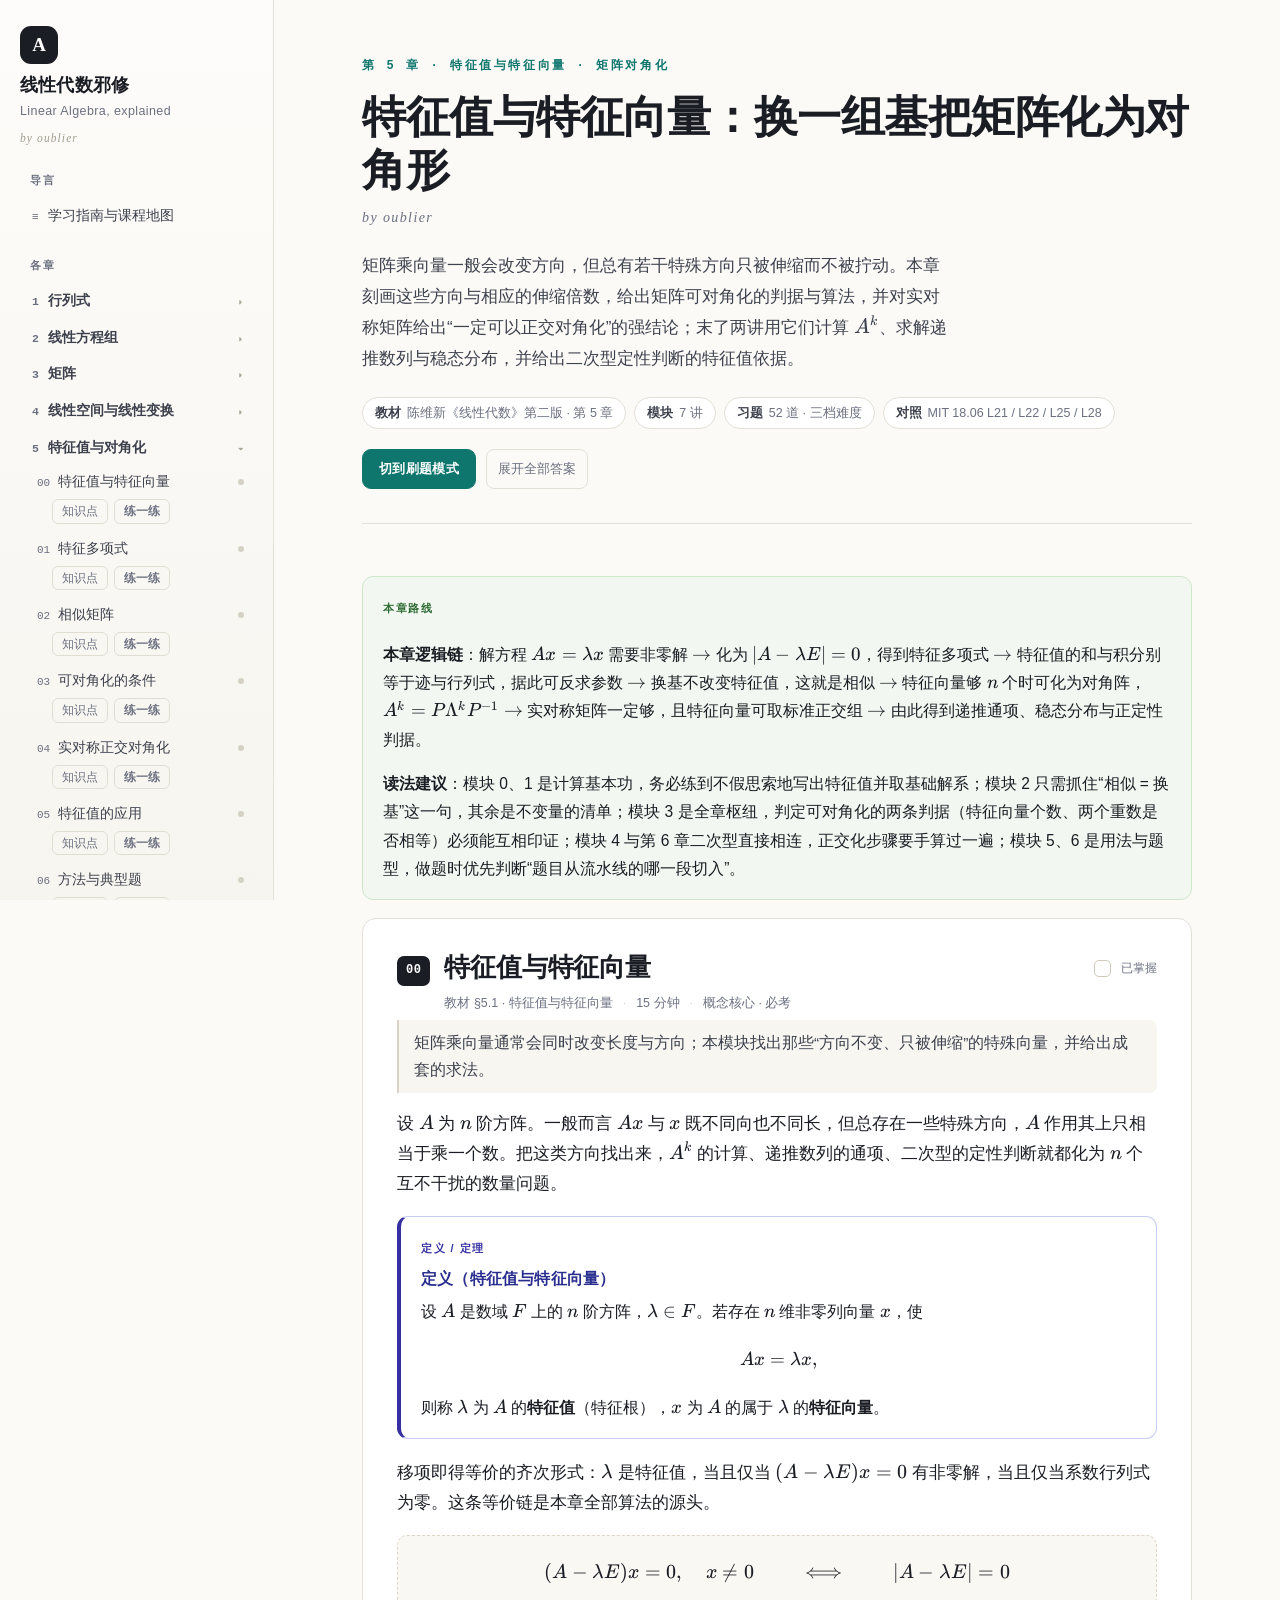
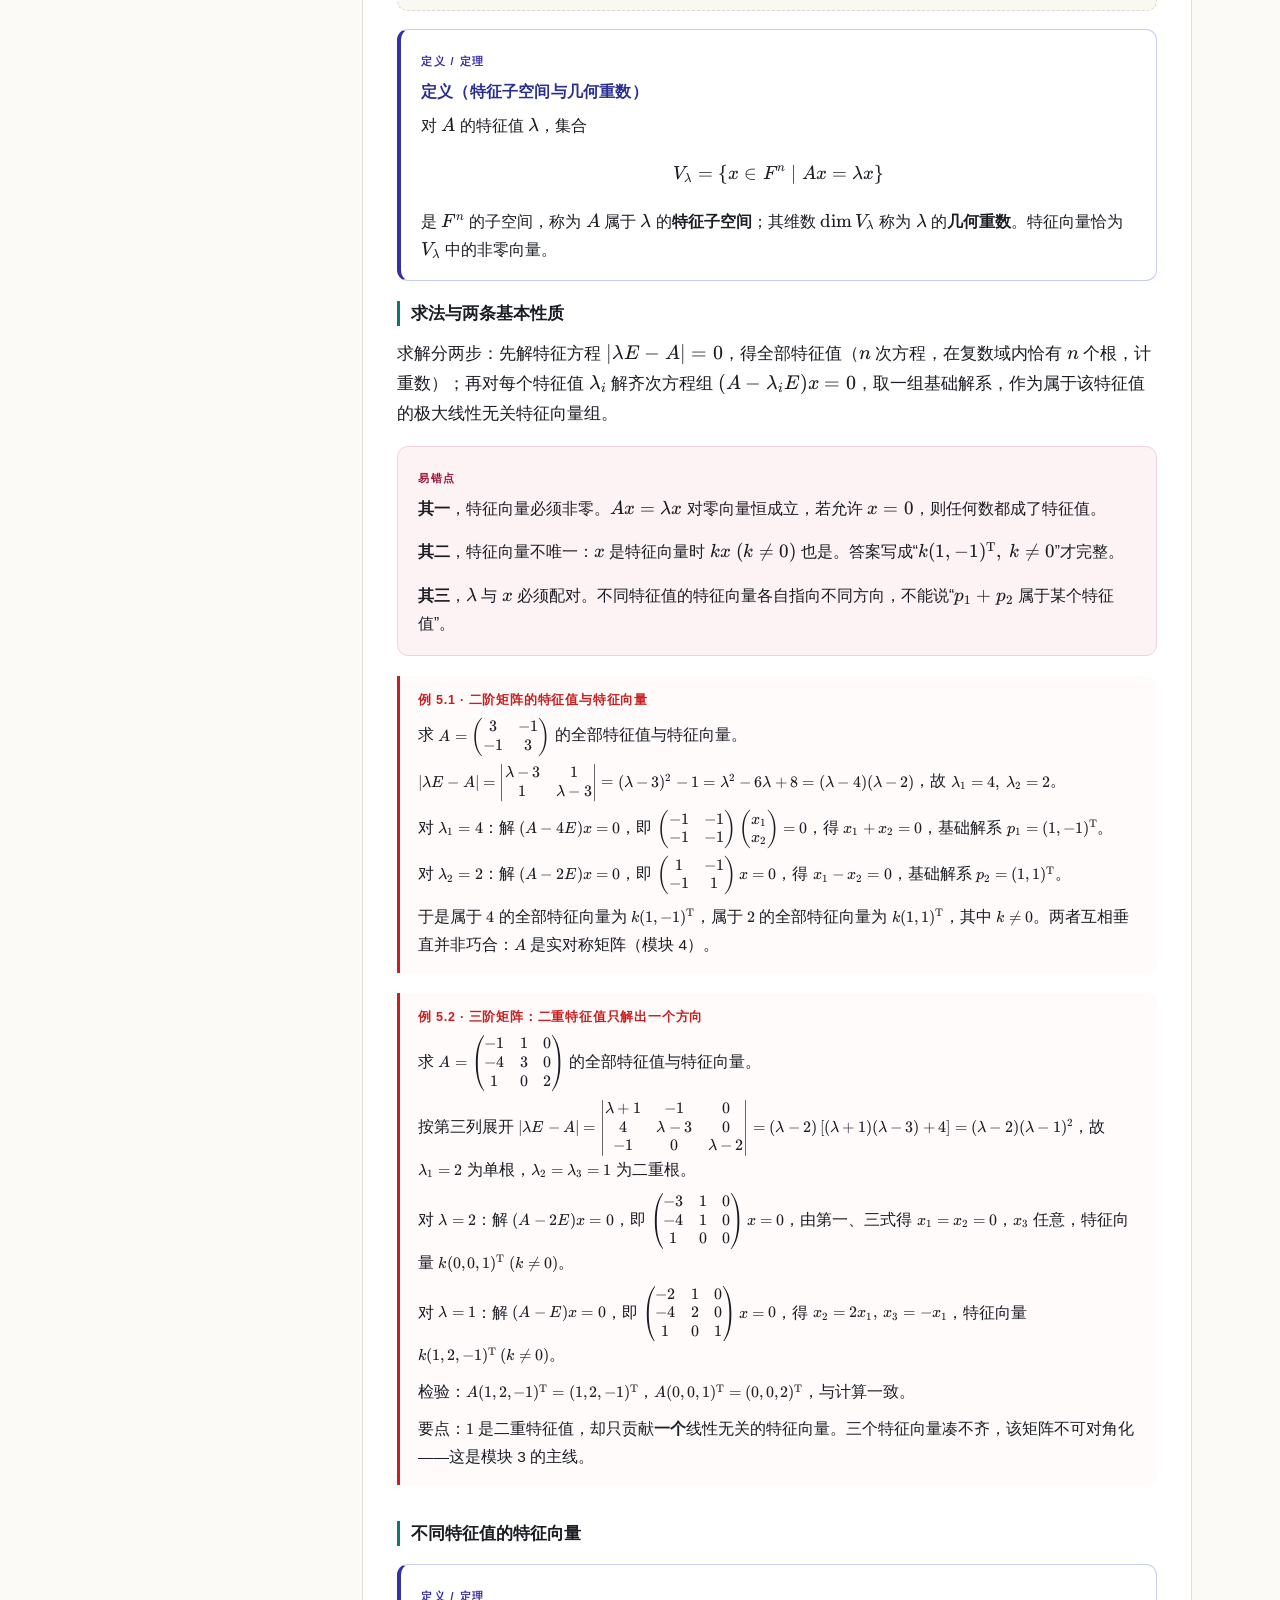
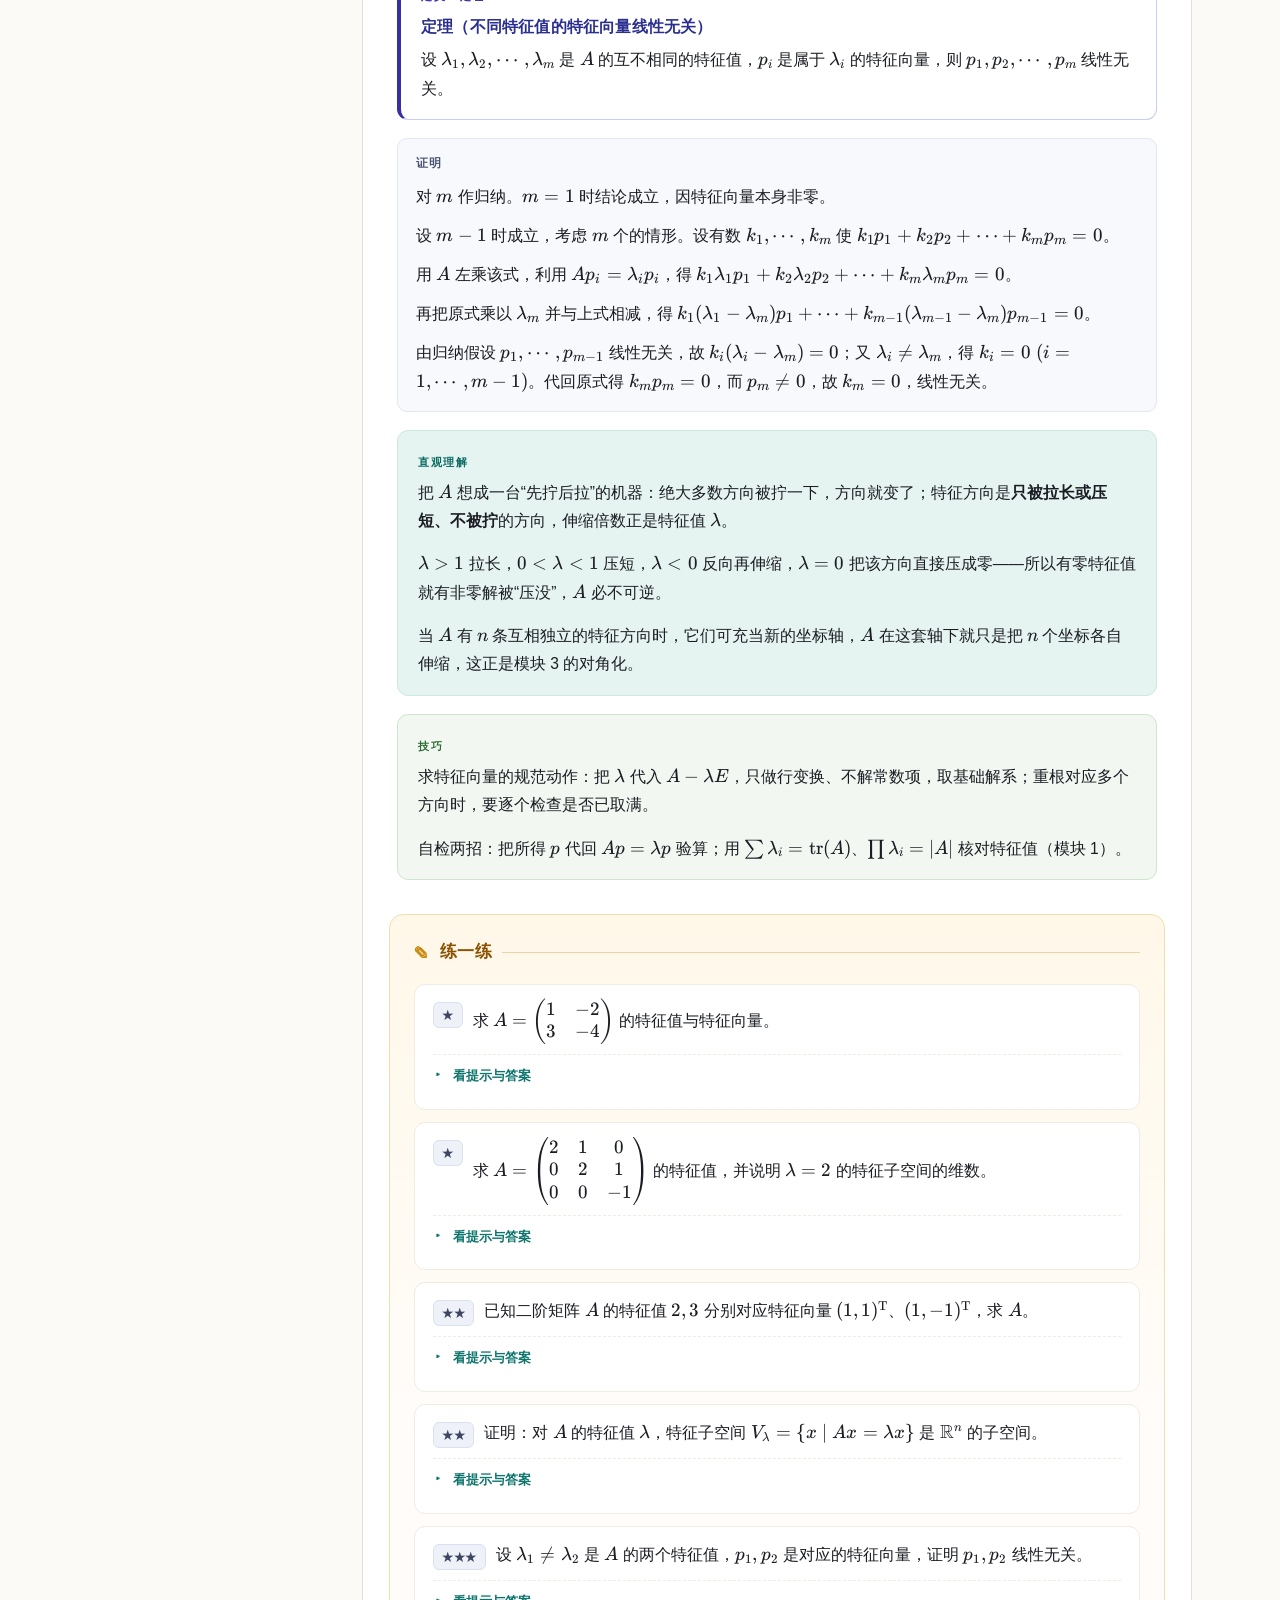
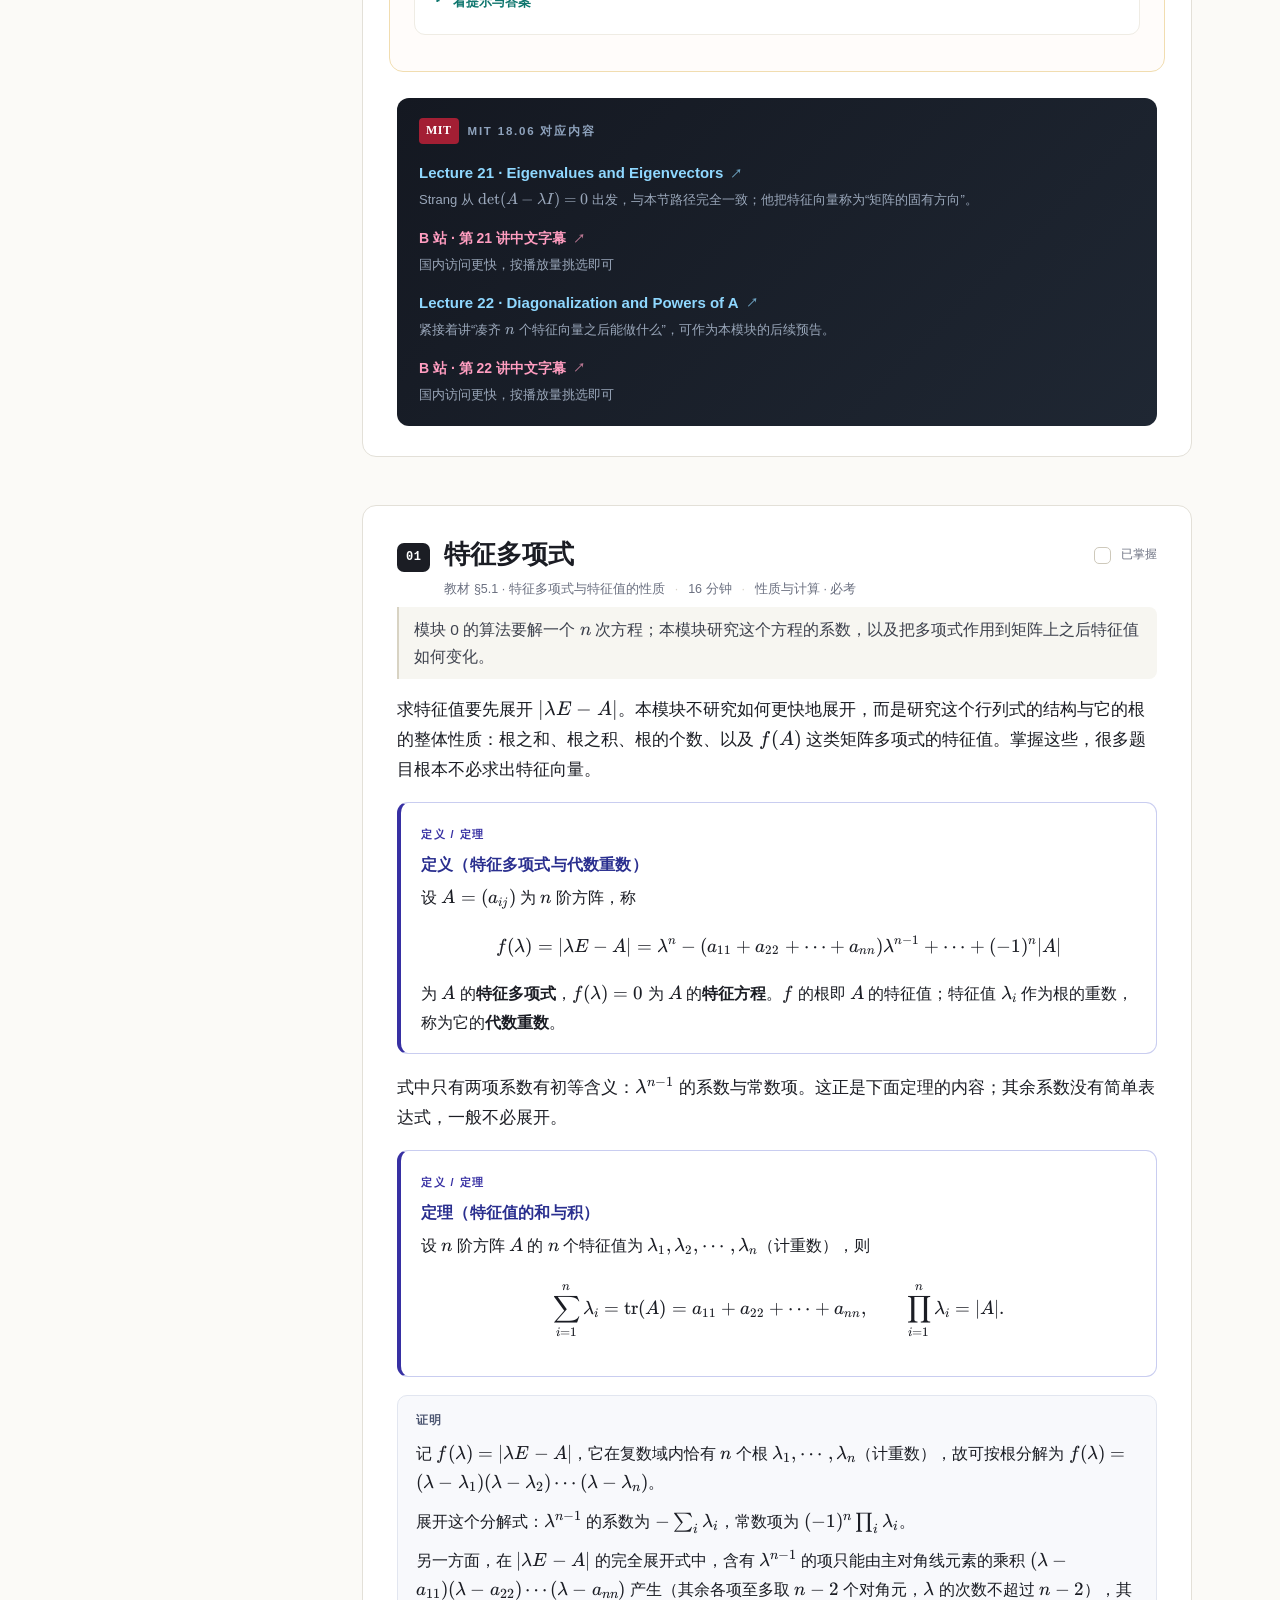
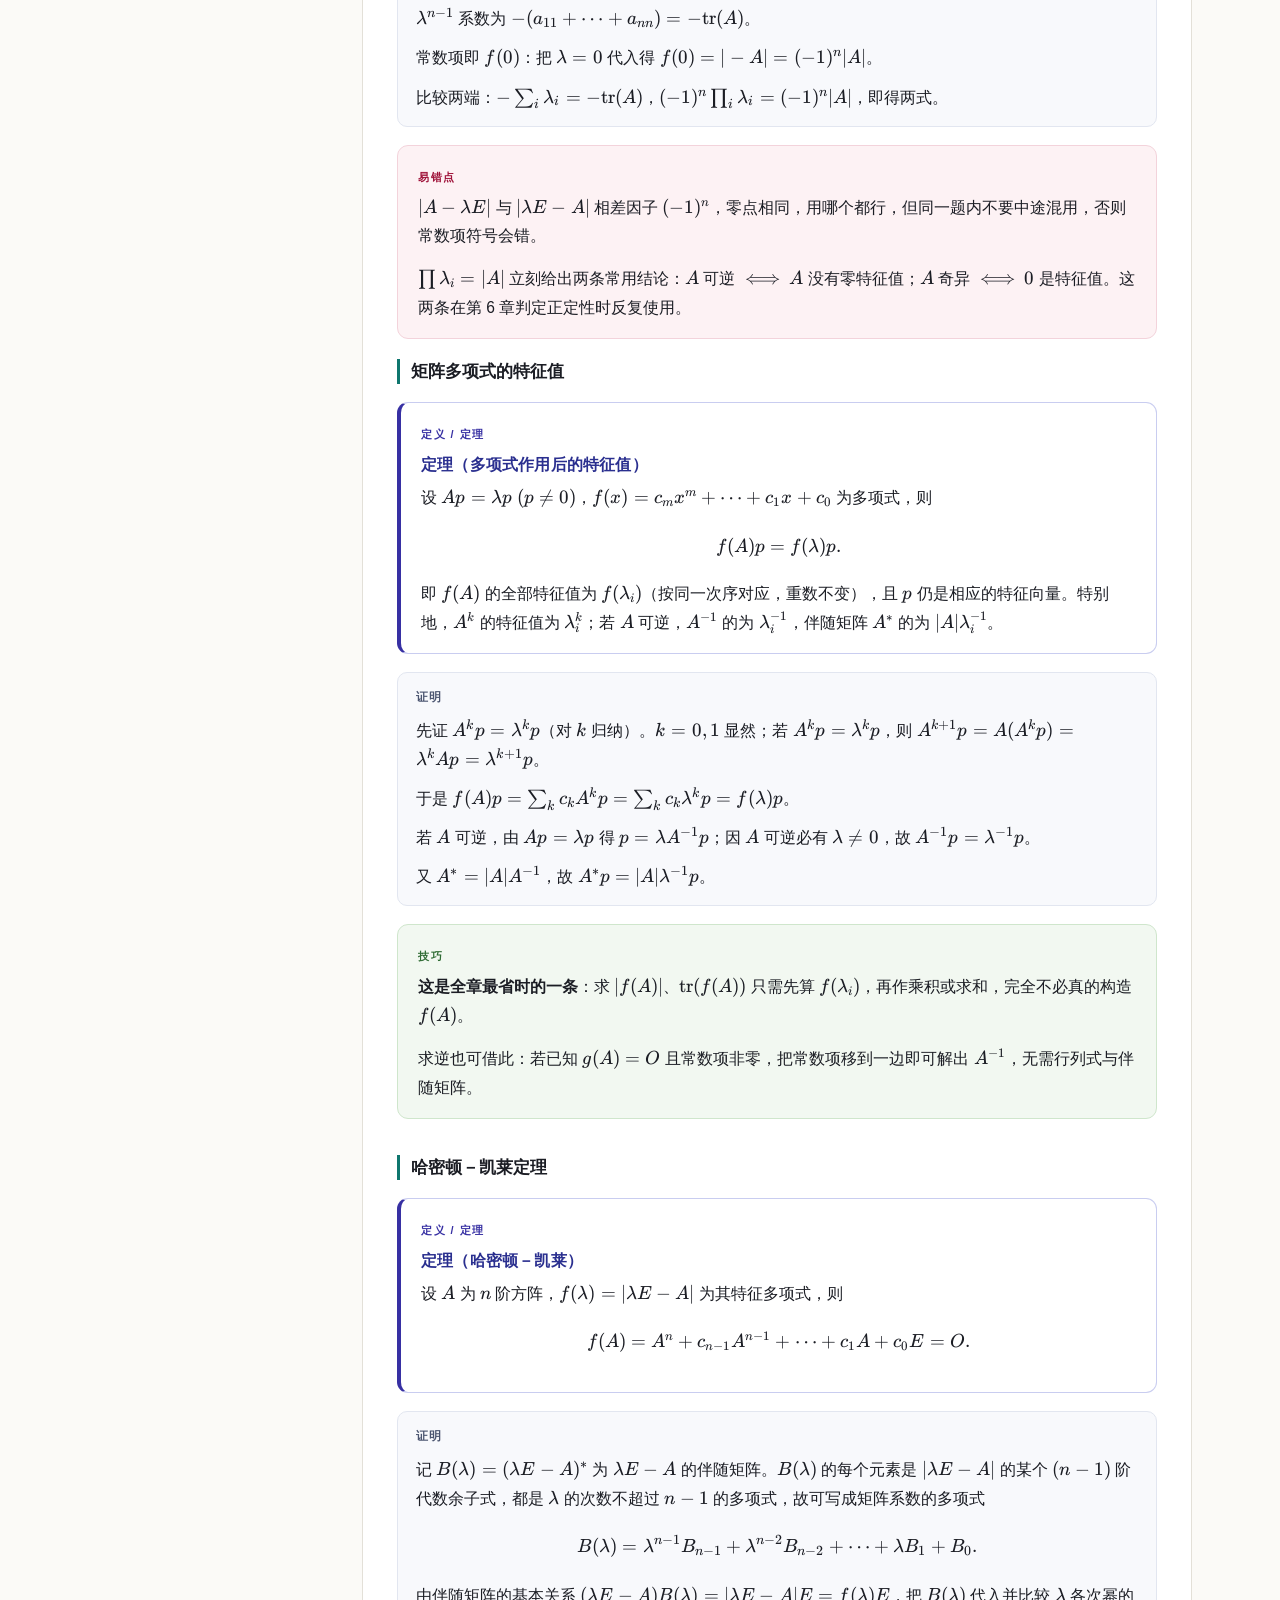
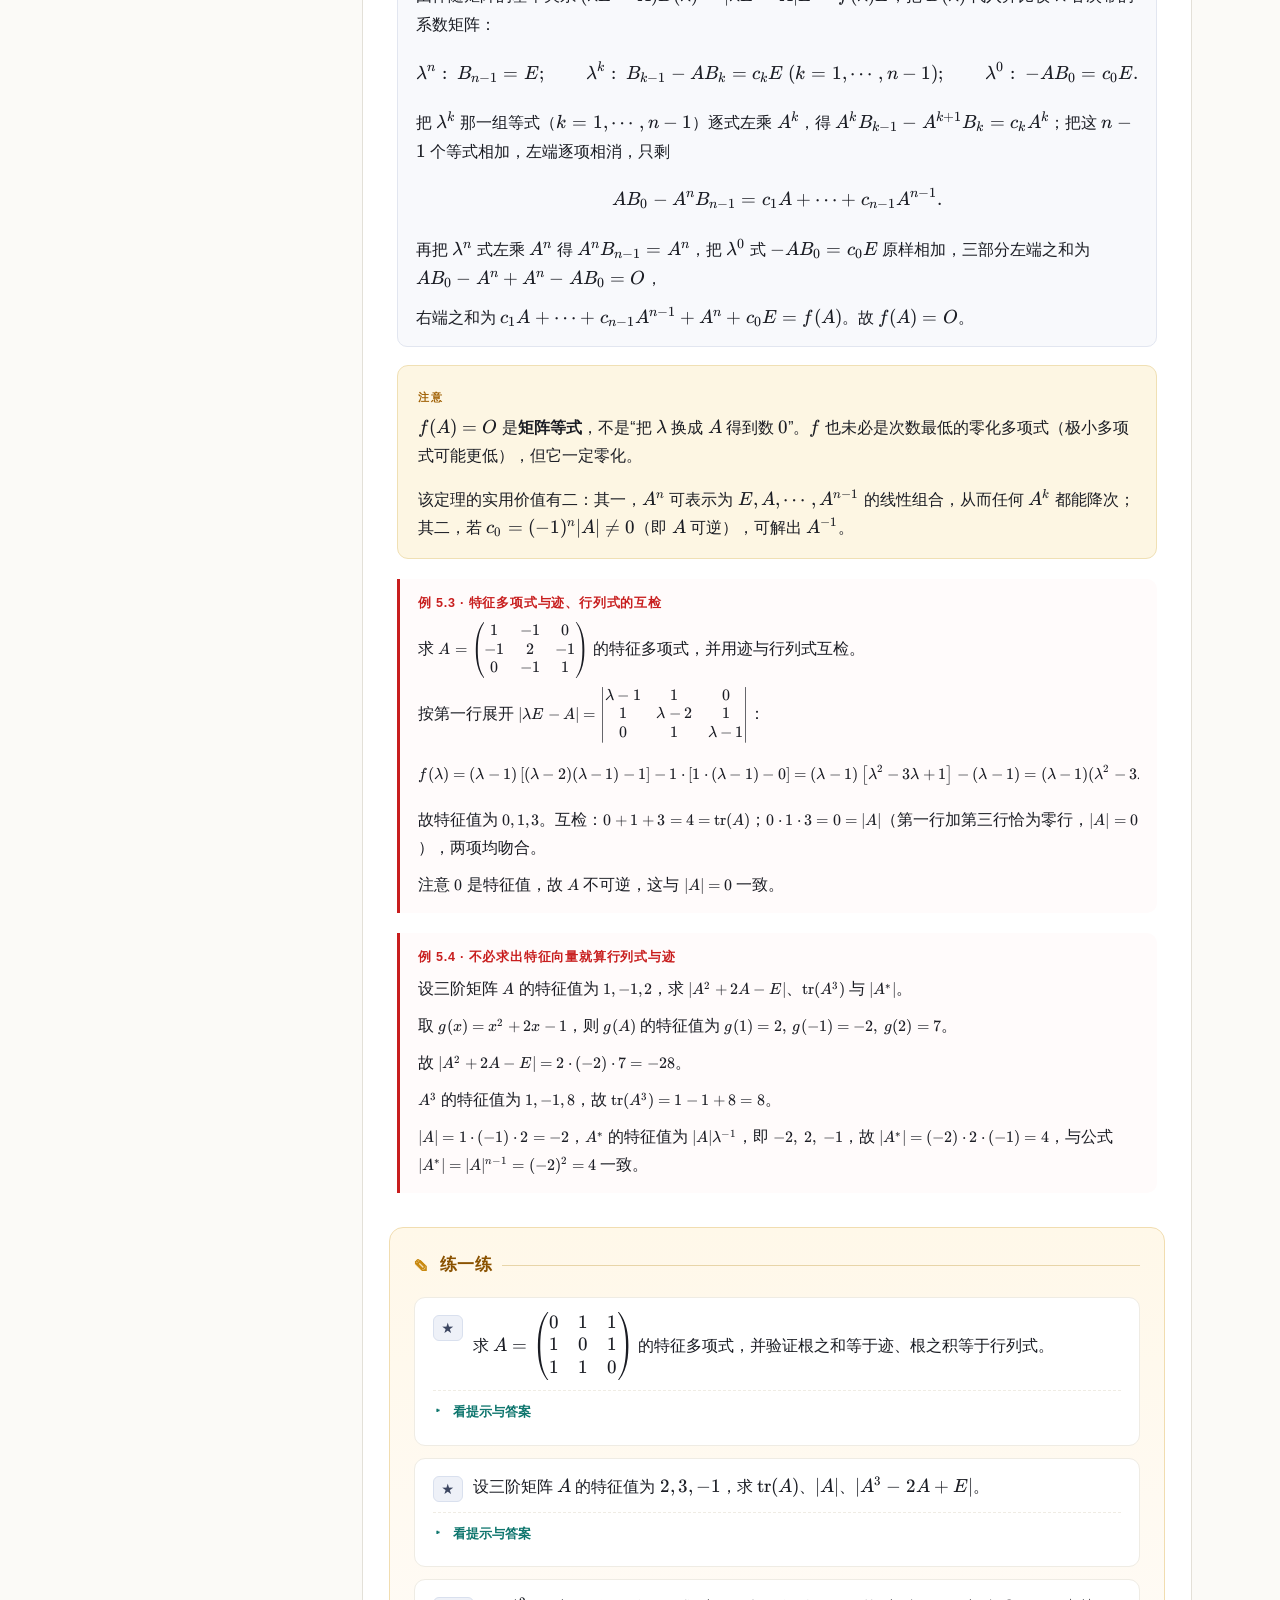
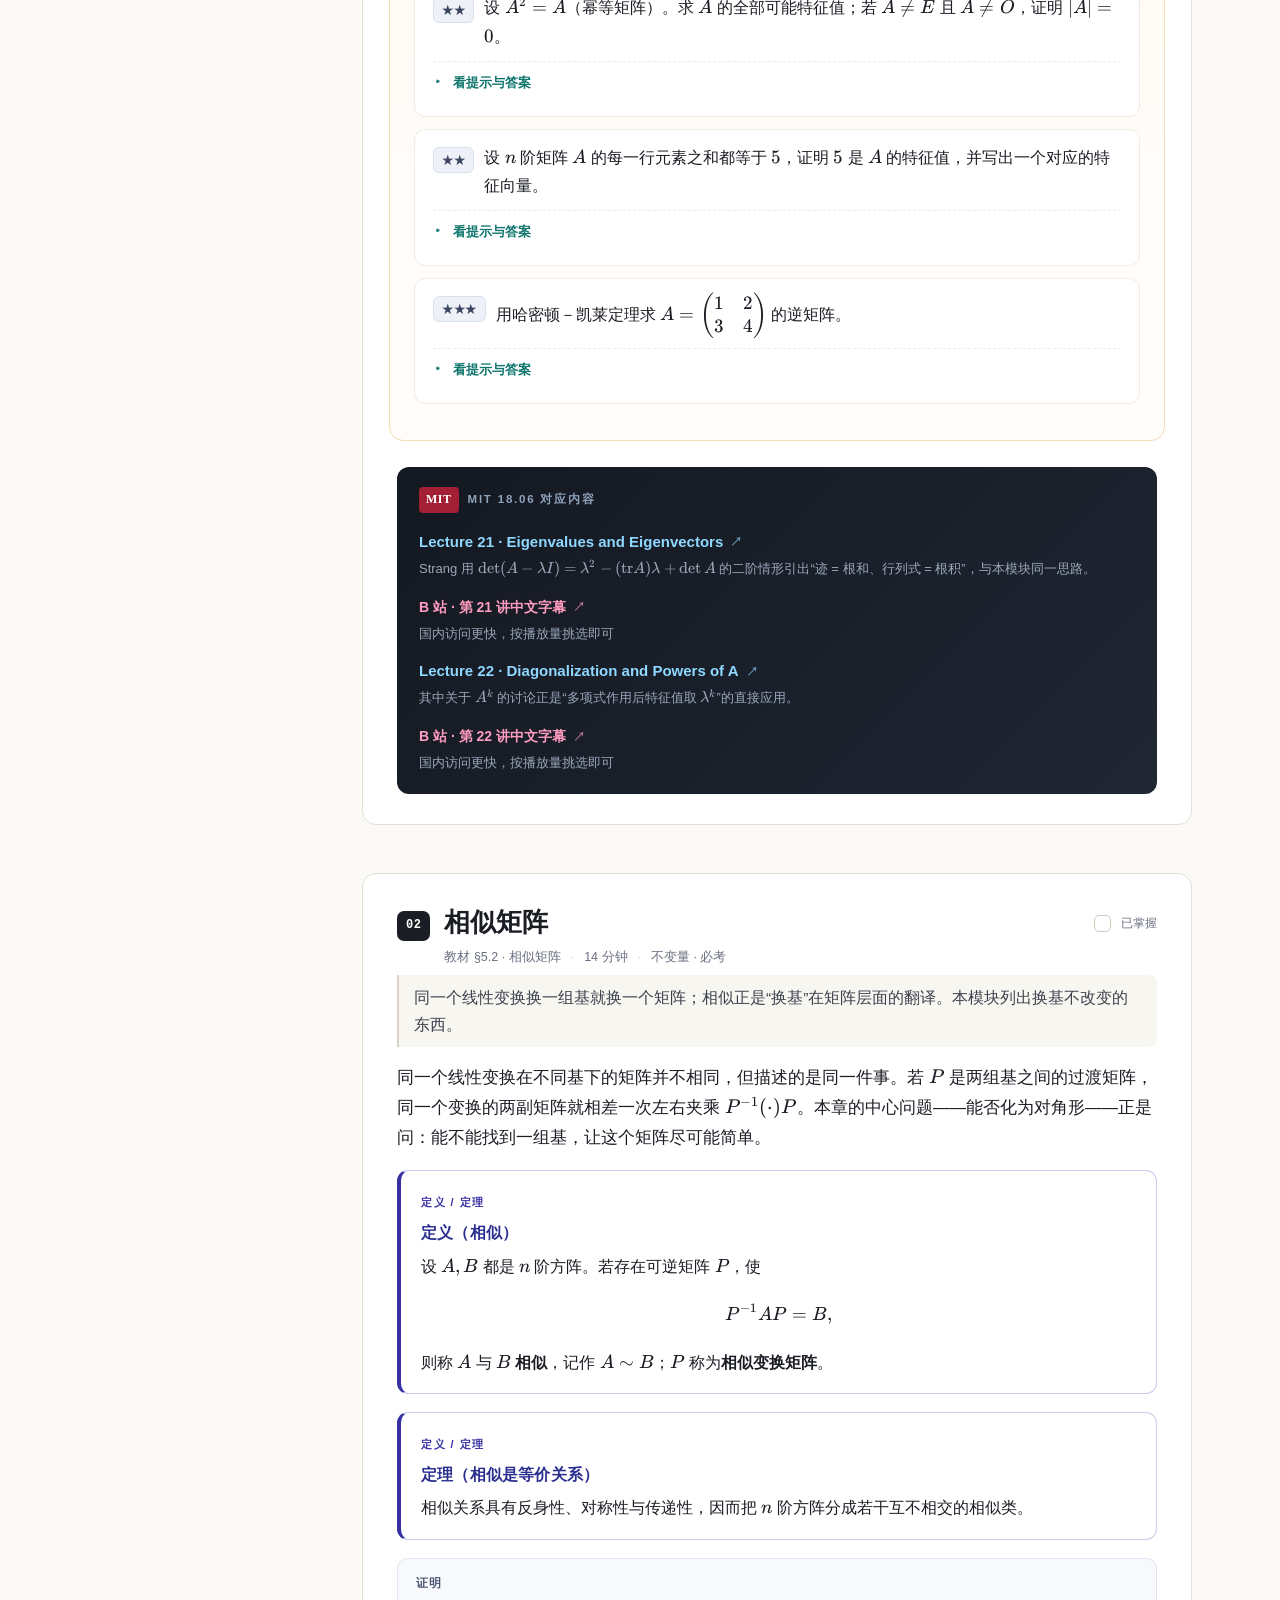
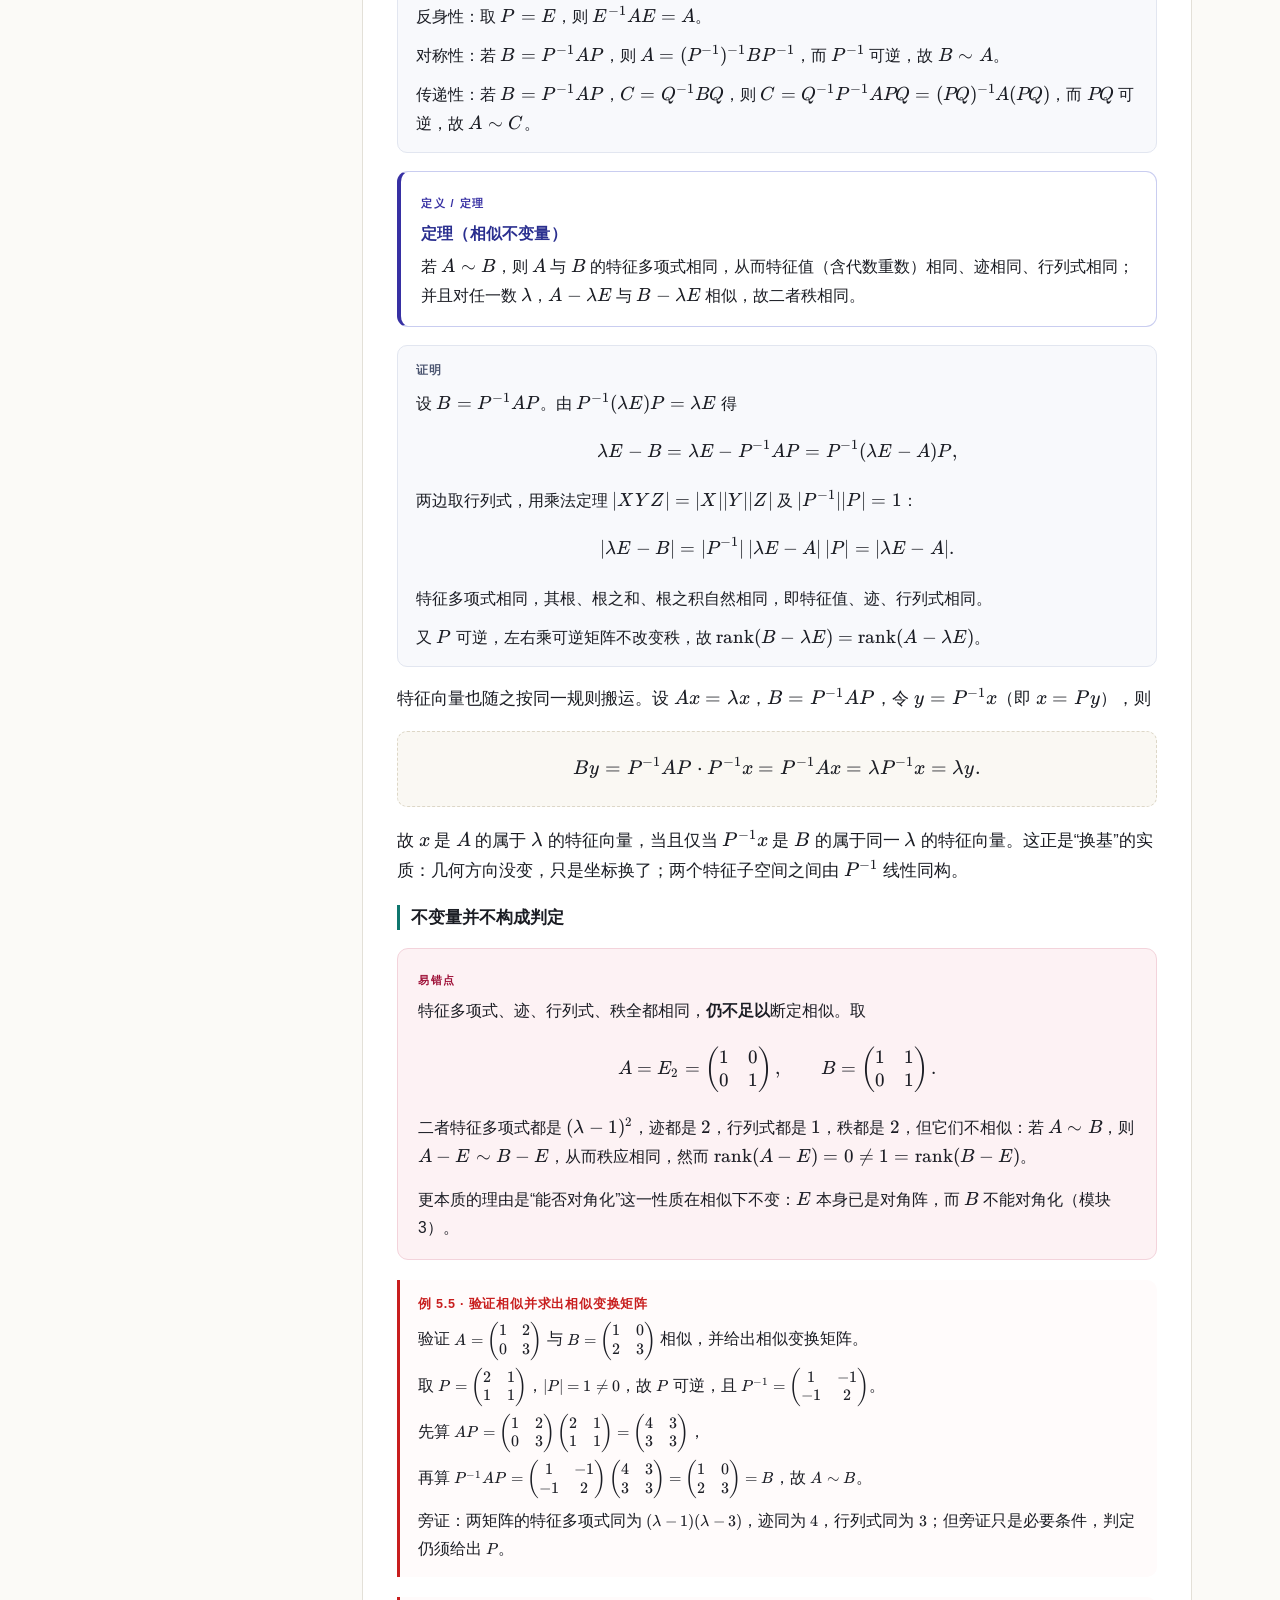
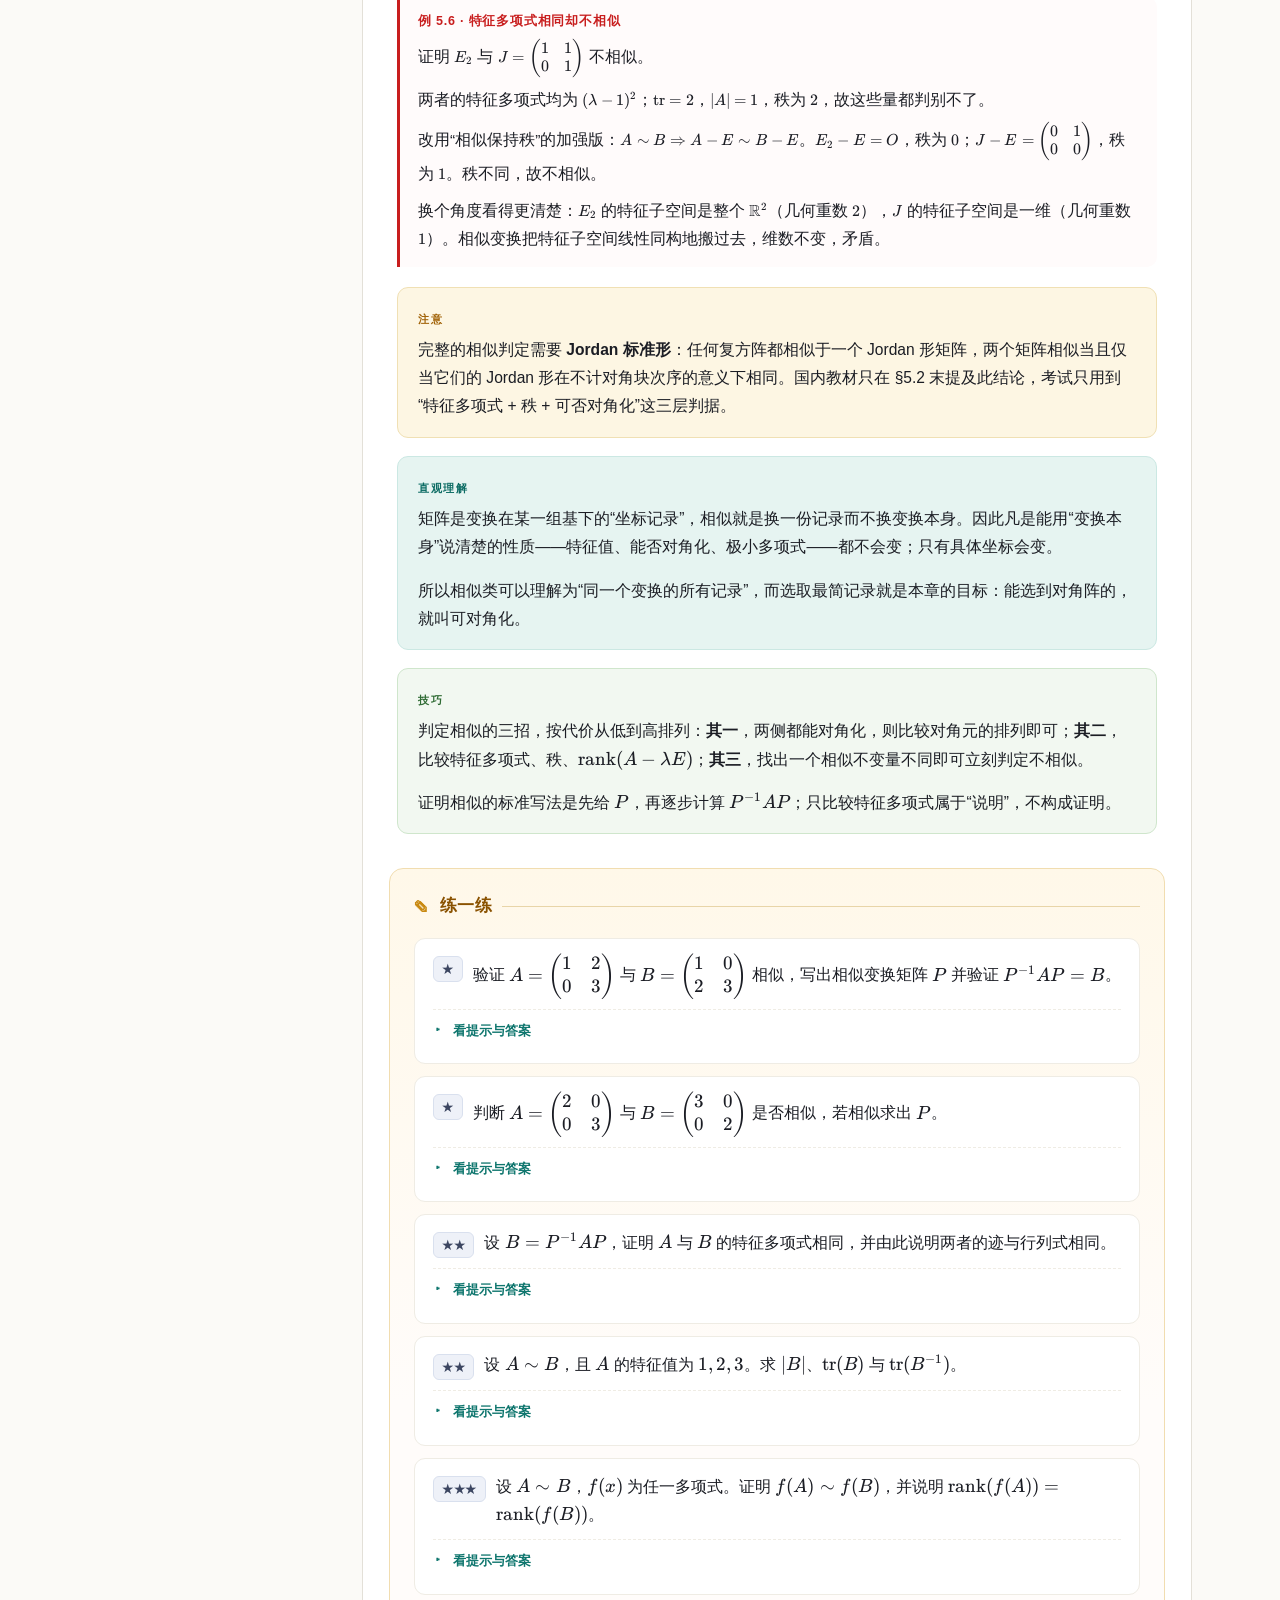
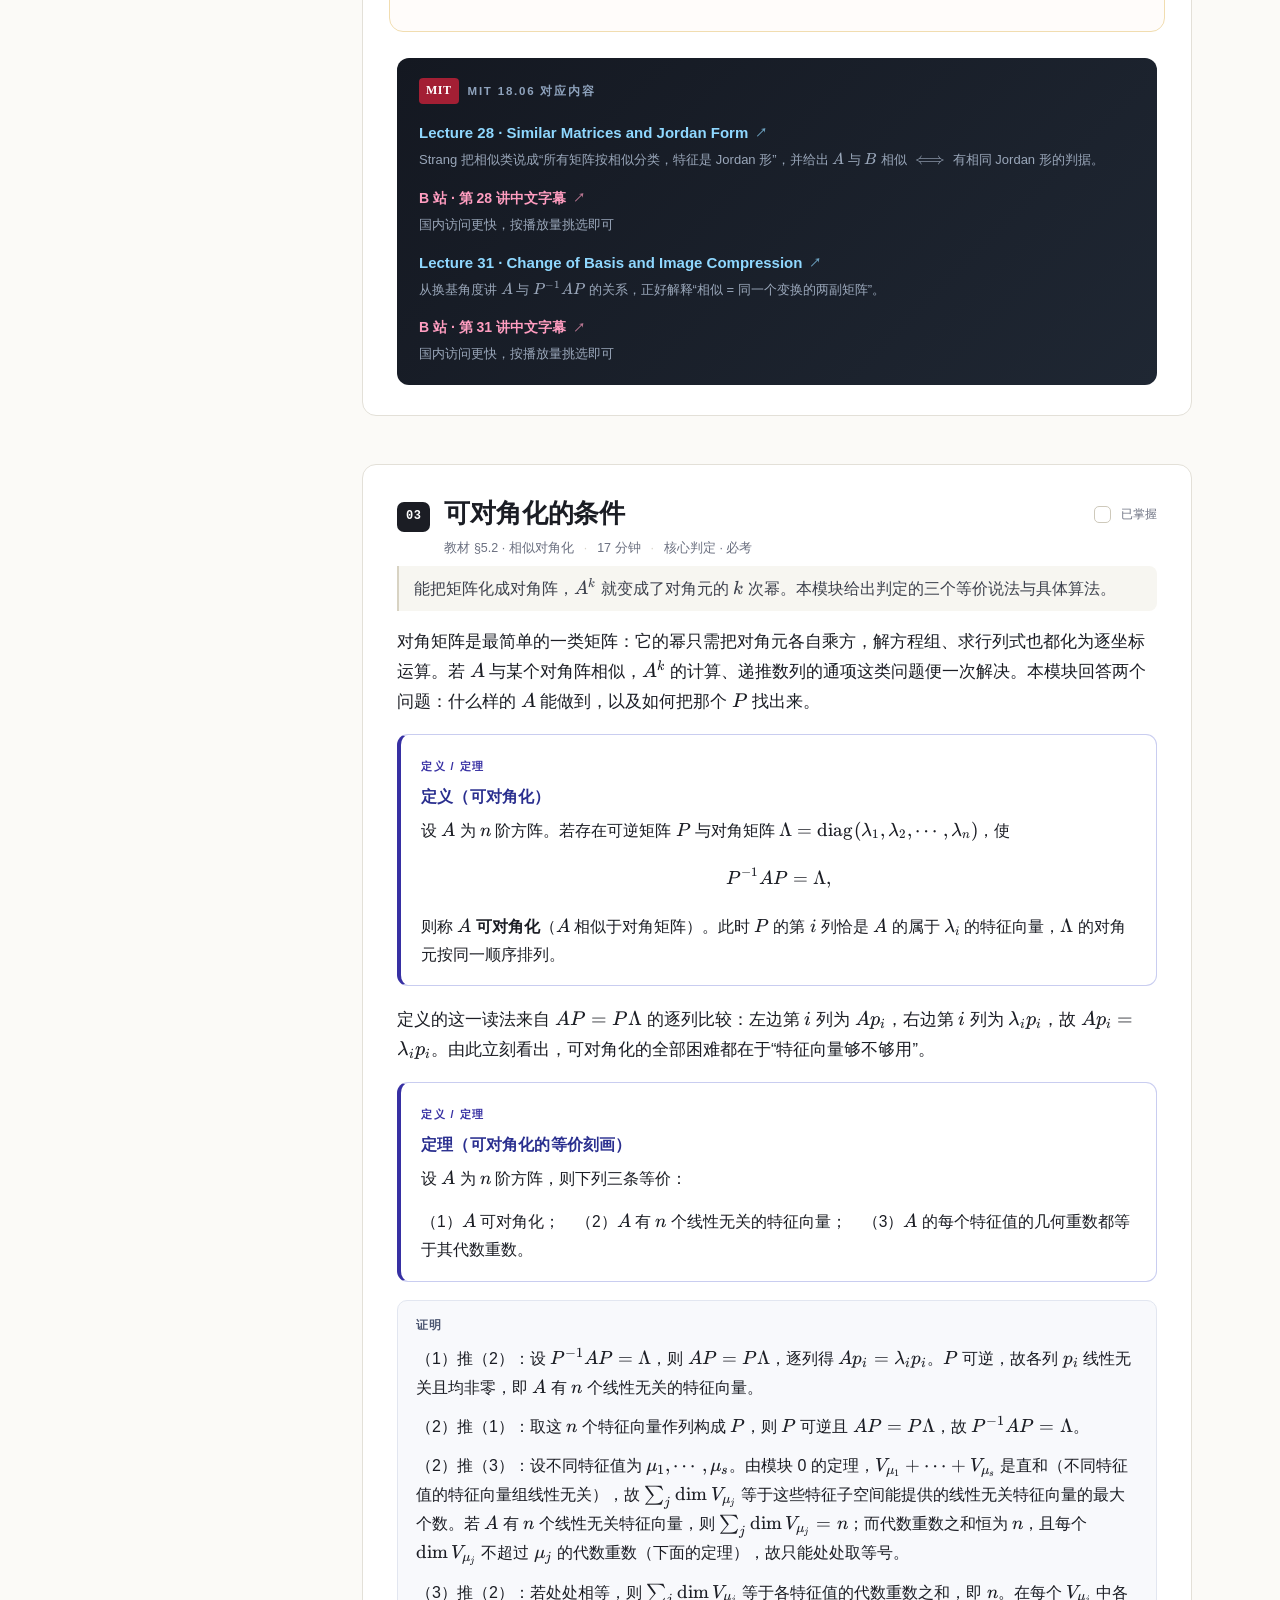
<file: ch5.html>
<!DOCTYPE html>
<html lang="zh-CN">
<head>
<meta charset="utf-8">
<meta name="viewport" content="width=device-width,initial-scale=1">
<title>特征值与对角化 · 线性代数邪修</title>
<meta name="description" content="矩阵乘向量一般会改变方向，但总有若干特殊方向只被伸缩而不被拧动。本章刻画这些方向与相应的伸缩倍数，给出矩阵可对角化的判据与算法，并对实对称矩阵给出“一定可以正交">
<link rel="stylesheet" href="assets/katex/katex.min.css">
<link rel="stylesheet" href="assets/style.css">
</head>
<body data-page="ch5">
<div class="topbar"><div class="topbar__bar" id="readbar"></div></div>
<div class="mobilebar">
  <button id="menuBtn">目录</button>
  <span class="mobilebar__title">特征值与对角化</span>
</div>
<div class="scrim" id="scrim"></div>
<div class="shell">
<aside class="sidebar" id="sidebar">
  <a class="brand" href="index.html">
    <span class="brand__mark">A</span>
    <div class="brand__name">线性代数邪修</div>
    <div class="brand__sub">Linear Algebra, explained</div>
    <div class="brand__by">by oublier</div>
  </a>
  <div class="navlabel">导言</div>
  <ul class="navlist">
    <li><a href="index.html"><span class="n">≡</span><span>学习指南与课程地图</span></a></li>
  </ul>
  <div class="navlabel">各章</div>
  <ul class="navlist chaps">
    <li class="chapgroup"><a class="chapgroup__t" href="ch1.html"><span class="n">1</span><span>行列式</span><span class="caret">▾</span></a><div class="chapgroup__b"><a href="ch1.html#m0" data-target="m0"><span class="n">00</span><span>行列式的引入</span><span class="dot"></span></a><div class="navsub"><a href="ch1.html#m0">知识点</a><a href="ch1.html#ex-m0" class="jump">练一练</a></div><a href="ch1.html#m1" data-target="m1"><span class="n">01</span><span>数域</span><span class="dot"></span></a><div class="navsub"><a href="ch1.html#m1">知识点</a><a href="ch1.html#ex-m1" class="jump">练一练</a></div><a href="ch1.html#m2" data-target="m2"><span class="n">02</span><span>排列与逆序数</span><span class="dot"></span></a><div class="navsub"><a href="ch1.html#m2">知识点</a><a href="ch1.html#ex-m2" class="jump">练一练</a></div><a href="ch1.html#m3" data-target="m3"><span class="n">03</span><span>$n$ 阶行列式</span><span class="dot"></span></a><div class="navsub"><a href="ch1.html#m3">知识点</a><a href="ch1.html#ex-m3" class="jump">练一练</a></div><a href="ch1.html#m4" data-target="m4"><span class="n">04</span><span>行列式的性质</span><span class="dot"></span></a><div class="navsub"><a href="ch1.html#m4">知识点</a><a href="ch1.html#ex-m4" class="jump">练一练</a></div><a href="ch1.html#m5" data-target="m5"><span class="n">05</span><span>按行（列）展开</span><span class="dot"></span></a><div class="navsub"><a href="ch1.html#m5">知识点</a><a href="ch1.html#ex-m5" class="jump">练一练</a></div><a href="ch1.html#m6" data-target="m6"><span class="n">06</span><span>九类速算</span><span class="dot"></span></a><div class="navsub"><a href="ch1.html#m6">知识点</a><a href="ch1.html#ex-m6" class="jump">练一练</a></div><a href="ch1.html#m7" data-target="m7"><span class="n">07</span><span>克拉默法则</span><span class="dot"></span></a><div class="navsub"><a href="ch1.html#m7">知识点</a><a href="ch1.html#ex-m7" class="jump">练一练</a></div><a href="ch1.html#exam"><span class="n">★</span><span>巩固练习</span></a></div></li><li class="chapgroup"><a class="chapgroup__t" href="ch2.html"><span class="n">2</span><span>线性方程组</span><span class="caret">▾</span></a><div class="chapgroup__b"><a href="ch2.html#m0" data-target="m0"><span class="n">00</span><span>方程组的几何意义</span><span class="dot"></span></a><div class="navsub"><a href="ch2.html#m0">知识点</a><a href="ch2.html#ex-m0" class="jump">练一练</a></div><a href="ch2.html#m1" data-target="m1"><span class="n">01</span><span>高斯消元法</span><span class="dot"></span></a><div class="navsub"><a href="ch2.html#m1">知识点</a><a href="ch2.html#ex-m1" class="jump">练一练</a></div><a href="ch2.html#m2" data-target="m2"><span class="n">02</span><span>初等行变换与阶梯形</span><span class="dot"></span></a><div class="navsub"><a href="ch2.html#m2">知识点</a><a href="ch2.html#ex-m2" class="jump">练一练</a></div><a href="ch2.html#m3" data-target="m3"><span class="n">03</span><span>矩阵的秩</span><span class="dot"></span></a><div class="navsub"><a href="ch2.html#m3">知识点</a><a href="ch2.html#ex-m3" class="jump">练一练</a></div><a href="ch2.html#m4" data-target="m4"><span class="n">04</span><span>方程组解的判定</span><span class="dot"></span></a><div class="navsub"><a href="ch2.html#m4">知识点</a><a href="ch2.html#ex-m4" class="jump">练一练</a></div><a href="ch2.html#m5" data-target="m5"><span class="n">05</span><span>齐次方程组</span><span class="dot"></span></a><div class="navsub"><a href="ch2.html#m5">知识点</a><a href="ch2.html#ex-m5" class="jump">练一练</a></div><a href="ch2.html#m6" data-target="m6"><span class="n">06</span><span>非齐次解的结构</span><span class="dot"></span></a><div class="navsub"><a href="ch2.html#m6">知识点</a><a href="ch2.html#ex-m6" class="jump">练一练</a></div><a href="ch2.html#m7" data-target="m7"><span class="n">07</span><span>方法与典型题</span><span class="dot"></span></a><div class="navsub"><a href="ch2.html#m7">知识点</a><a href="ch2.html#ex-m7" class="jump">练一练</a></div><a href="ch2.html#exam"><span class="n">★</span><span>巩固练习</span></a></div></li><li class="chapgroup"><a class="chapgroup__t" href="ch3.html"><span class="n">3</span><span>矩阵</span><span class="caret">▾</span></a><div class="chapgroup__b"><a href="ch3.html#m0" data-target="m0"><span class="n">00</span><span>矩阵与线性运算</span><span class="dot"></span></a><div class="navsub"><a href="ch3.html#m0">知识点</a><a href="ch3.html#ex-m0" class="jump">练一练</a></div><a href="ch3.html#m1" data-target="m1"><span class="n">01</span><span>矩阵乘法</span><span class="dot"></span></a><div class="navsub"><a href="ch3.html#m1">知识点</a><a href="ch3.html#ex-m1" class="jump">练一练</a></div><a href="ch3.html#m2" data-target="m2"><span class="n">02</span><span>转置与对称</span><span class="dot"></span></a><div class="navsub"><a href="ch3.html#m2">知识点</a><a href="ch3.html#ex-m2" class="jump">练一练</a></div><a href="ch3.html#m3" data-target="m3"><span class="n">03</span><span>逆矩阵</span><span class="dot"></span></a><div class="navsub"><a href="ch3.html#m3">知识点</a><a href="ch3.html#ex-m3" class="jump">练一练</a></div><a href="ch3.html#m4" data-target="m4"><span class="n">04</span><span>分块矩阵</span><span class="dot"></span></a><div class="navsub"><a href="ch3.html#m4">知识点</a><a href="ch3.html#ex-m4" class="jump">练一练</a></div><a href="ch3.html#m5" data-target="m5"><span class="n">05</span><span>初等变换与初等矩阵</span><span class="dot"></span></a><div class="navsub"><a href="ch3.html#m5">知识点</a><a href="ch3.html#ex-m5" class="jump">练一练</a></div><a href="ch3.html#m6" data-target="m6"><span class="n">06</span><span>等价与标准形</span><span class="dot"></span></a><div class="navsub"><a href="ch3.html#m6">知识点</a><a href="ch3.html#ex-m6" class="jump">练一练</a></div><a href="ch3.html#m7" data-target="m7"><span class="n">07</span><span>方法与典型题</span><span class="dot"></span></a><div class="navsub"><a href="ch3.html#m7">知识点</a><a href="ch3.html#ex-m7" class="jump">练一练</a></div><a href="ch3.html#exam"><span class="n">★</span><span>巩固练习</span></a></div></li><li class="chapgroup"><a class="chapgroup__t" href="ch4.html"><span class="n">4</span><span>线性空间与线性变换</span><span class="caret">▾</span></a><div class="chapgroup__b"><a href="ch4.html#m0" data-target="m0"><span class="n">00</span><span>线性空间定义</span><span class="dot"></span></a><div class="navsub"><a href="ch4.html#m0">知识点</a><a href="ch4.html#ex-m0" class="jump">练一练</a></div><a href="ch4.html#m1" data-target="m1"><span class="n">01</span><span>线性相关与无关</span><span class="dot"></span></a><div class="navsub"><a href="ch4.html#m1">知识点</a><a href="ch4.html#ex-m1" class="jump">练一练</a></div><a href="ch4.html#m2" data-target="m2"><span class="n">02</span><span>极大无关组</span><span class="dot"></span></a><div class="navsub"><a href="ch4.html#m2">知识点</a><a href="ch4.html#ex-m2" class="jump">练一练</a></div><a href="ch4.html#m3" data-target="m3"><span class="n">03</span><span>基与维数</span><span class="dot"></span></a><div class="navsub"><a href="ch4.html#m3">知识点</a><a href="ch4.html#ex-m3" class="jump">练一练</a></div><a href="ch4.html#m4" data-target="m4"><span class="n">04</span><span>子空间</span><span class="dot"></span></a><div class="navsub"><a href="ch4.html#m4">知识点</a><a href="ch4.html#ex-m4" class="jump">练一练</a></div><a href="ch4.html#m5" data-target="m5"><span class="n">05</span><span>解的结构</span><span class="dot"></span></a><div class="navsub"><a href="ch4.html#m5">知识点</a><a href="ch4.html#ex-m5" class="jump">练一练</a></div><a href="ch4.html#m6" data-target="m6"><span class="n">06</span><span>标准正交基</span><span class="dot"></span></a><div class="navsub"><a href="ch4.html#m6">知识点</a><a href="ch4.html#ex-m6" class="jump">练一练</a></div><a href="ch4.html#m7" data-target="m7"><span class="n">07</span><span>线性变换与矩阵</span><span class="dot"></span></a><div class="navsub"><a href="ch4.html#m7">知识点</a><a href="ch4.html#ex-m7" class="jump">练一练</a></div><a href="ch4.html#exam"><span class="n">★</span><span>巩固练习</span></a></div></li><li class="chapgroup open"><a class="chapgroup__t" href="ch5.html"><span class="n">5</span><span>特征值与对角化</span><span class="caret">▾</span></a><div class="chapgroup__b"><a href="ch5.html#m0" data-target="m0"><span class="n">00</span><span>特征值与特征向量</span><span class="dot"></span></a><div class="navsub"><a href="ch5.html#m0">知识点</a><a href="ch5.html#ex-m0" class="jump">练一练</a></div><a href="ch5.html#m1" data-target="m1"><span class="n">01</span><span>特征多项式</span><span class="dot"></span></a><div class="navsub"><a href="ch5.html#m1">知识点</a><a href="ch5.html#ex-m1" class="jump">练一练</a></div><a href="ch5.html#m2" data-target="m2"><span class="n">02</span><span>相似矩阵</span><span class="dot"></span></a><div class="navsub"><a href="ch5.html#m2">知识点</a><a href="ch5.html#ex-m2" class="jump">练一练</a></div><a href="ch5.html#m3" data-target="m3"><span class="n">03</span><span>可对角化的条件</span><span class="dot"></span></a><div class="navsub"><a href="ch5.html#m3">知识点</a><a href="ch5.html#ex-m3" class="jump">练一练</a></div><a href="ch5.html#m4" data-target="m4"><span class="n">04</span><span>实对称正交对角化</span><span class="dot"></span></a><div class="navsub"><a href="ch5.html#m4">知识点</a><a href="ch5.html#ex-m4" class="jump">练一练</a></div><a href="ch5.html#m5" data-target="m5"><span class="n">05</span><span>特征值的应用</span><span class="dot"></span></a><div class="navsub"><a href="ch5.html#m5">知识点</a><a href="ch5.html#ex-m5" class="jump">练一练</a></div><a href="ch5.html#m6" data-target="m6"><span class="n">06</span><span>方法与典型题</span><span class="dot"></span></a><div class="navsub"><a href="ch5.html#m6">知识点</a><a href="ch5.html#ex-m6" class="jump">练一练</a></div><a href="ch5.html#exam"><span class="n">★</span><span>巩固练习</span></a></div></li><li class="chapgroup"><a class="chapgroup__t" href="ch6.html"><span class="n">6</span><span>二次型</span><span class="caret">▾</span></a><div class="chapgroup__b"><a href="ch6.html#m0" data-target="m0"><span class="n">00</span><span>二次型与矩阵</span><span class="dot"></span></a><div class="navsub"><a href="ch6.html#m0">知识点</a><a href="ch6.html#ex-m0" class="jump">练一练</a></div><a href="ch6.html#m1" data-target="m1"><span class="n">01</span><span>合同与标准形</span><span class="dot"></span></a><div class="navsub"><a href="ch6.html#m1">知识点</a><a href="ch6.html#ex-m1" class="jump">练一练</a></div><a href="ch6.html#m2" data-target="m2"><span class="n">02</span><span>配方法</span><span class="dot"></span></a><div class="navsub"><a href="ch6.html#m2">知识点</a><a href="ch6.html#ex-m2" class="jump">练一练</a></div><a href="ch6.html#m3" data-target="m3"><span class="n">03</span><span>惯性定理</span><span class="dot"></span></a><div class="navsub"><a href="ch6.html#m3">知识点</a><a href="ch6.html#ex-m3" class="jump">练一练</a></div><a href="ch6.html#m4" data-target="m4"><span class="n">04</span><span>正定二次型</span><span class="dot"></span></a><div class="navsub"><a href="ch6.html#m4">知识点</a><a href="ch6.html#ex-m4" class="jump">练一练</a></div><a href="ch6.html#m5" data-target="m5"><span class="n">05</span><span>方法与典型题</span><span class="dot"></span></a><div class="navsub"><a href="ch6.html#m5">知识点</a><a href="ch6.html#ex-m5" class="jump">练一练</a></div><a href="ch6.html#exam"><span class="n">★</span><span>巩固练习</span></a></div></li>
  </ul>
</aside>
<div class="main">
<div class="wrap">
<div class="warnbar" id="warnbar"></div>
<header class="chaphead">
<div class="chaphead__kicker">第 5 章 · 特征值与特征向量 · 矩阵对角化</div>
<h1>特征值与特征向量：换一组基把矩阵化为对角形</h1>
<p class="byline">by oublier</p>
<p class="chaphead__lead">矩阵乘向量一般会改变方向，但总有若干特殊方向只被伸缩而不被拧动。本章刻画这些方向与相应的伸缩倍数，给出矩阵可对角化的判据与算法，并对实对称矩阵给出“一定可以正交对角化”的强结论；末了两讲用它们计算 $A^{k}$、求解递推数列与稳态分布，并给出二次型定性判断的特征值依据。</p>
<div class="chaphead__meta"><span class="chip"><b>教材</b>陈维新《线性代数》第二版 · 第 5 章</span><span class="chip"><b>模块</b>7 讲</span><span class="chip"><b>习题</b>52 道 · 三档难度</span><span class="chip"><b>对照</b>MIT 18.06 L21 / L22 / L25 / L28</span></div>
<div class="chaphead__actions"><button class="modebtn" id="modeBtn">切到刷题模式</button><button class="expandall" id="expandAll">展开全部答案</button></div>
</header>
<div class="box box--tip intro"><span class="box__tag">本章路线</span><p><strong>本章逻辑链</strong>：解方程 $Ax=\lambda x$ 需要非零解 $\rightarrow$ 化为 $|A-\lambda E|=0$，得到特征多项式 $\rightarrow$ 特征值的和与积分别等于迹与行列式，据此可反求参数 $\rightarrow$ 换基不改变特征值，这就是相似 $\rightarrow$ 特征向量够 $n$ 个时可化为对角阵，$A^{k}=P\Lambda^{k}P^{-1}$ $\rightarrow$ 实对称矩阵一定够，且特征向量可取标准正交组 $\rightarrow$ 由此得到递推通项、稳态分布与正定性判据。</p><p><strong>读法建议</strong>：模块 0、1 是计算基本功，务必练到不假思索地写出特征值并取基础解系；模块 2 只需抓住“相似 = 换基”这一句，其余是不变量的清单；模块 3 是全章枢纽，判定可对角化的两条判据（特征向量个数、两个重数是否相等）必须能互相印证；模块 4 与第 6 章二次型直接相连，正交化步骤要手算过一遍；模块 5、6 是用法与题型，做题时优先判断“题目从流水线的哪一段切入”。</p></div>
<section class="std" id="m0">
<div class="std__head">
<span class="std__num">00</span>
<div class="std__titles"><h2>特征值与特征向量</h2>
<div class="std__sub"><span>教材 §5.1 · 特征值与特征向量</span><span class="sep">·</span><span>15 分钟</span><span class="sep">·</span><span>概念核心 · 必考</span></div>
</div>
<label class="std__check"><input type="checkbox" data-mid="m0"><span>已掌握</span></label>
</div>
<p class="std__lead">矩阵乘向量通常会同时改变长度与方向；本模块找出那些“方向不变、只被伸缩”的特殊向量，并给出成套的求法。</p>
<p>设 $A$ 为 $n$ 阶方阵。一般而言 $Ax$ 与 $x$ 既不同向也不同长，但总存在一些特殊方向，$A$ 作用其上只相当于乘一个数。把这类方向找出来，$A^{k}$ 的计算、递推数列的通项、二次型的定性判断就都化为 $n$ 个互不干扰的数量问题。</p>
<div class="box box--def"><span class="box__tag">定义 / 定理</span><div class="thm__name">定义（特征值与特征向量）</div><p>设 $A$ 是数域 $F$ 上的 $n$ 阶方阵，$\lambda\in F$。若存在 $n$ 维非零列向量 $x$，使</p><p>$$Ax=\lambda x,$$</p><p>则称 $\lambda$ 为 $A$ 的<strong>特征值</strong>（特征根），$x$ 为 $A$ 的属于 $\lambda$ 的<strong>特征向量</strong>。</p></div>
<p>移项即得等价的齐次形式：$\lambda$ 是特征值，当且仅当 $(A-\lambda E)x=0$ 有非零解，当且仅当系数行列式为零。这条等价链是本章全部算法的源头。</p>
<div class="eqbox">$$(A-\lambda E)x=0,\quad x\neq 0\qquad\iff\qquad |A-\lambda E|=0$$</div>
<div class="box box--def"><span class="box__tag">定义 / 定理</span><div class="thm__name">定义（特征子空间与几何重数）</div><p>对 $A$ 的特征值 $\lambda$，集合</p><p>$$V_\lambda=\{x\in F^{n}\mid Ax=\lambda x\}$$</p><p>是 $F^{n}$ 的子空间，称为 $A$ 属于 $\lambda$ 的<strong>特征子空间</strong>；其维数 $\dim V_\lambda$ 称为 $\lambda$ 的<strong>几何重数</strong>。特征向量恰为 $V_\lambda$ 中的非零向量。</p></div>
<h3 class="sec">求法与两条基本性质</h3>
<p>求解分两步：先解特征方程 $|\lambda E-A|=0$，得全部特征值（$n$ 次方程，在复数域内恰有 $n$ 个根，计重数）；再对每个特征值 $\lambda_i$ 解齐次方程组 $(A-\lambda_i E)x=0$，取一组基础解系，作为属于该特征值的极大线性无关特征向量组。</p>
<div class="box box--trap"><span class="box__tag">易错点</span><p><strong>其一</strong>，特征向量必须非零。$Ax=\lambda x$ 对零向量恒成立，若允许 $x=0$，则任何数都成了特征值。</p><p><strong>其二</strong>，特征向量不唯一：$x$ 是特征向量时 $kx\ (k\neq 0)$ 也是。答案写成“$k(1,-1)^{\mathrm T},\ k\neq 0$”才完整。</p><p><strong>其三</strong>，$\lambda$ 与 $x$ 必须配对。不同特征值的特征向量各自指向不同方向，不能说“$p_1+p_2$ 属于某个特征值”。</p></div>
<div class="eg"><span class="eg__name">例 5.1 · 二阶矩阵的特征值与特征向量</span><p>求 $A=\begin{pmatrix}3&amp;-1\\-1&amp;3\end{pmatrix}$ 的全部特征值与特征向量。</p><p>$|\lambda E-A|=\begin{vmatrix}\lambda-3&amp;1\\1&amp;\lambda-3\end{vmatrix}=(\lambda-3)^{2}-1=\lambda^{2}-6\lambda+8=(\lambda-4)(\lambda-2)$，故 $\lambda_1=4,\ \lambda_2=2$。</p><p>对 $\lambda_1=4$：解 $(A-4E)x=0$，即 $\begin{pmatrix}-1&amp;-1\\-1&amp;-1\end{pmatrix}\begin{pmatrix}x_1\\x_2\end{pmatrix}=0$，得 $x_1+x_2=0$，基础解系 $p_1=(1,-1)^{\mathrm T}$。</p><p>对 $\lambda_2=2$：解 $(A-2E)x=0$，即 $\begin{pmatrix}1&amp;-1\\-1&amp;1\end{pmatrix}x=0$，得 $x_1-x_2=0$，基础解系 $p_2=(1,1)^{\mathrm T}$。</p><p>于是属于 $4$ 的全部特征向量为 $k(1,-1)^{\mathrm T}$，属于 $2$ 的全部特征向量为 $k(1,1)^{\mathrm T}$，其中 $k\neq 0$。两者互相垂直并非巧合：$A$ 是实对称矩阵（模块 4）。</p></div>
<div class="eg"><span class="eg__name">例 5.2 · 三阶矩阵：二重特征值只解出一个方向</span><p>求 $A=\begin{pmatrix}-1&amp;1&amp;0\\-4&amp;3&amp;0\\1&amp;0&amp;2\end{pmatrix}$ 的全部特征值与特征向量。</p><p>按第三列展开 $|\lambda E-A|=\begin{vmatrix}\lambda+1&amp;-1&amp;0\\4&amp;\lambda-3&amp;0\\-1&amp;0&amp;\lambda-2\end{vmatrix}=(\lambda-2)\left[(\lambda+1)(\lambda-3)+4\right]=(\lambda-2)(\lambda-1)^{2}$，故 $\lambda_1=2$ 为单根，$\lambda_2=\lambda_3=1$ 为二重根。</p><p>对 $\lambda=2$：解 $(A-2E)x=0$，即 $\begin{pmatrix}-3&amp;1&amp;0\\-4&amp;1&amp;0\\1&amp;0&amp;0\end{pmatrix}x=0$，由第一、三式得 $x_1=x_2=0$，$x_3$ 任意，特征向量 $k(0,0,1)^{\mathrm T}\ (k\neq 0)$。</p><p>对 $\lambda=1$：解 $(A-E)x=0$，即 $\begin{pmatrix}-2&amp;1&amp;0\\-4&amp;2&amp;0\\1&amp;0&amp;1\end{pmatrix}x=0$，得 $x_2=2x_1,\ x_3=-x_1$，特征向量 $k(1,2,-1)^{\mathrm T}\ (k\neq 0)$。</p><p>检验：$A(1,2,-1)^{\mathrm T}=(1,2,-1)^{\mathrm T}$，$A(0,0,1)^{\mathrm T}=(0,0,2)^{\mathrm T}$，与计算一致。</p><p>要点：$1$ 是二重特征值，却只贡献<strong>一个</strong>线性无关的特征向量。三个特征向量凑不齐，该矩阵不可对角化——这是模块 3 的主线。</p></div>
<h3 class="sec">不同特征值的特征向量</h3>
<div class="box box--def"><span class="box__tag">定义 / 定理</span><div class="thm__name">定理（不同特征值的特征向量线性无关）</div><p>设 $\lambda_1,\lambda_2,\cdots,\lambda_m$ 是 $A$ 的互不相同的特征值，$p_i$ 是属于 $\lambda_i$ 的特征向量，则 $p_1,p_2,\cdots,p_m$ 线性无关。</p></div>
<div class="pf"><span class="pf__tag">证明</span><p>对 $m$ 作归纳。$m=1$ 时结论成立，因特征向量本身非零。</p><p>设 $m-1$ 时成立，考虑 $m$ 个的情形。设有数 $k_1,\cdots,k_m$ 使 $k_1p_1+k_2p_2+\cdots+k_mp_m=0$。</p><p>用 $A$ 左乘该式，利用 $Ap_i=\lambda_ip_i$，得 $k_1\lambda_1p_1+k_2\lambda_2p_2+\cdots+k_m\lambda_mp_m=0$。</p><p>再把原式乘以 $\lambda_m$ 并与上式相减，得 $k_1(\lambda_1-\lambda_m)p_1+\cdots+k_{m-1}(\lambda_{m-1}-\lambda_m)p_{m-1}=0$。</p><p>由归纳假设 $p_1,\cdots,p_{m-1}$ 线性无关，故 $k_i(\lambda_i-\lambda_m)=0$；又 $\lambda_i\neq\lambda_m$，得 $k_i=0\ (i=1,\cdots,m-1)$。代回原式得 $k_mp_m=0$，而 $p_m\neq 0$，故 $k_m=0$，线性无关。</p></div>
<div class="box box--intuition"><span class="box__tag">直观理解</span><p>把 $A$ 想成一台“先拧后拉”的机器：绝大多数方向被拧一下，方向就变了；特征方向是<strong>只被拉长或压短、不被拧</strong>的方向，伸缩倍数正是特征值 $\lambda$。</p><p>$\lambda&gt;1$ 拉长，$0&lt;\lambda&lt;1$ 压短，$\lambda&lt;0$ 反向再伸缩，$\lambda=0$ 把该方向直接压成零——所以有零特征值就有非零解被“压没”，$A$ 必不可逆。</p><p>当 $A$ 有 $n$ 条互相独立的特征方向时，它们可充当新的坐标轴，$A$ 在这套轴下就只是把 $n$ 个坐标各自伸缩，这正是模块 3 的对角化。</p></div>
<div class="box box--tip"><span class="box__tag">技巧</span><p>求特征向量的规范动作：把 $\lambda$ 代入 $A-\lambda E$，只做行变换、不解常数项，取基础解系；重根对应多个方向时，要逐个检查是否已取满。</p><p>自检两招：把所得 $p$ 代回 $Ap=\lambda p$ 验算；用 $\sum\lambda_i=\mathrm{tr}(A)$、$\prod\lambda_i=|A|$ 核对特征值（模块 1）。</p></div>
<div class="exwrap" id="ex-m0"><div class="exwrap__title">练一练</div>
<div class="ex"><div class="ex__head"><span class="ex__lv ex__lv--1" title="基础">★</span><div class="ex__q"><p>求 $A=\begin{pmatrix}1&amp;-2\\3&amp;-4\end{pmatrix}$ 的特征值与特征向量。</p></div></div><details><summary>看提示与答案</summary><div class="ex__ans"><p>$|\lambda E-A|=\begin{vmatrix}\lambda-1&amp;2\\-3&amp;\lambda+4\end{vmatrix}=(\lambda-1)(\lambda+4)+6=\lambda^{2}+3\lambda+2=(\lambda+1)(\lambda+2)$，故 $\lambda_1=-1,\ \lambda_2=-2$。对 $\lambda=-1$：$(A+E)x=0$，即 $\begin{pmatrix}2&amp;-2\\3&amp;-3\end{pmatrix}x=0$，得 $x_1=x_2$，特征向量 $k(1,1)^{\mathrm T}\ (k\neq 0)$。对 $\lambda=-2$：$(A+2E)x=0$，即 $\begin{pmatrix}3&amp;-2\\3&amp;-2\end{pmatrix}x=0$，得 $3x_1=2x_2$，特征向量 $k(2,3)^{\mathrm T}\ (k\neq 0)$。</p></div></details></div>
<div class="ex"><div class="ex__head"><span class="ex__lv ex__lv--1" title="基础">★</span><div class="ex__q"><p>求 $A=\begin{pmatrix}2&amp;1&amp;0\\0&amp;2&amp;1\\0&amp;0&amp;-1\end{pmatrix}$ 的特征值，并说明 $\lambda=2$ 的特征子空间的维数。</p></div></div><details><summary>看提示与答案</summary><div class="ex__ans"><p>$A$ 为上三角矩阵，$|\lambda E-A|=(\lambda-2)^{2}(\lambda+1)$，故特征值为 $2,2,-1$。对 $\lambda=2$：$A-2E=\begin{pmatrix}0&amp;1&amp;0\\0&amp;0&amp;1\\0&amp;0&amp;-3\end{pmatrix}$，行变换后秩为 $2$，故 $x_2=x_3=0$，$x_1$ 任意，$V_2=\mathrm{span}\{(1,0,0)^{\mathrm T}\}$，几何重数为 $1$，小于代数重数 $2$。对 $\lambda=-1$：$A+E=\begin{pmatrix}3&amp;1&amp;0\\0&amp;3&amp;1\\0&amp;0&amp;0\end{pmatrix}$，得 $x_2=-3x_1,\ x_3=9x_1$，特征向量 $k(1,-3,9)^{\mathrm T}$。</p></div></details></div>
<div class="ex"><div class="ex__head"><span class="ex__lv ex__lv--2" title="提高">★★</span><div class="ex__q"><p>已知二阶矩阵 $A$ 的特征值 $2,3$ 分别对应特征向量 $(1,1)^{\mathrm T}$、$(1,-1)^{\mathrm T}$，求 $A$。</p></div></div><details><summary>看提示与答案</summary><div class="ex__ans"><p>取 $P=\begin{pmatrix}1&amp;1\\1&amp;-1\end{pmatrix}$，则 $P^{-1}AP=\begin{pmatrix}2&amp;0\\0&amp;3\end{pmatrix}$，故 $A=P\begin{pmatrix}2&amp;0\\0&amp;3\end{pmatrix}P^{-1}$。由 $|P|=-2$，$P^{-1}=\dfrac{1}{-2}\begin{pmatrix}-1&amp;-1\\-1&amp;1\end{pmatrix}=\begin{pmatrix}\frac{1}{2}&amp;\frac{1}{2}\\[2pt]\frac{1}{2}&amp;-\frac{1}{2}\end{pmatrix}$。计算 $\begin{pmatrix}1&amp;1\\1&amp;-1\end{pmatrix}\begin{pmatrix}2&amp;0\\0&amp;3\end{pmatrix}=\begin{pmatrix}2&amp;3\\2&amp;-3\end{pmatrix}$，再右乘 $P^{-1}$ 得 $A=\begin{pmatrix}\frac{5}{2}&amp;-\frac{1}{2}\\[2pt]-\frac{1}{2}&amp;\frac{5}{2}\end{pmatrix}$。验证：$A(1,1)^{\mathrm T}=(2,2)^{\mathrm T}$，$A(1,-1)^{\mathrm T}=(3,-3)^{\mathrm T}$。</p></div></details></div>
<div class="ex"><div class="ex__head"><span class="ex__lv ex__lv--2" title="提高">★★</span><div class="ex__q"><p>证明：对 $A$ 的特征值 $\lambda$，特征子空间 $V_\lambda=\{x\mid Ax=\lambda x\}$ 是 $\mathbb{R}^{n}$ 的子空间。</p></div></div><details><summary>看提示与答案</summary><div class="ex__ans"><p>零向量满足 $A0=\lambda 0$，故 $V_\lambda$ 非空。设 $x,y\in V_\lambda$，$k$ 为数，则 $A(x+y)=Ax+Ay=\lambda x+\lambda y=\lambda(x+y)$，$A(kx)=kAx=k\lambda x=\lambda(kx)$，故 $x+y\in V_\lambda$，$kx\in V_\lambda$，对加法与数乘封闭，$V_\lambda$ 是子空间。（这正是 $V_\lambda$ 等于齐次方程组 $(A-\lambda E)x=0$ 的解空间的原因，其维数即 $\lambda$ 的几何重数。）</p></div></details></div>
<div class="ex"><div class="ex__head"><span class="ex__lv ex__lv--3" title="挑战">★★★</span><div class="ex__q"><p>设 $\lambda_1\neq\lambda_2$ 是 $A$ 的两个特征值，$p_1,p_2$ 是对应的特征向量，证明 $p_1,p_2$ 线性无关。</p></div></div><details><summary>看提示与答案</summary><div class="ex__ans"><p>设 $k_1p_1+k_2p_2=0$。用 $A$ 左乘得 $k_1\lambda_1p_1+k_2\lambda_2p_2=0$；把第一式乘以 $\lambda_2$ 后与之相减，得 $k_1(\lambda_1-\lambda_2)p_1=0$。因 $p_1\neq 0$ 且 $\lambda_1\neq\lambda_2$，故 $k_1=0$；代回第一式得 $k_2p_2=0$，而 $p_2\neq0$，故 $k_2=0$。于是 $p_1,p_2$ 线性无关。该结论对任意有限个互异特征值都成立（见本节定理），是模块 3 判别可对角化的基石。</p></div></details></div>
</div>
<div class="mit"><div class="mit__head"><span class="mit__logo">MIT</span>MIT 18.06 对应内容</div><ul><li><a href="https://ocw.mit.edu/courses/18-06-linear-algebra-spring-2010/resources/lecture-21-eigenvalues-and-eigenvectors/" target="_blank" rel="noopener">Lecture 21 · Eigenvalues and Eigenvectors</a><span class="note">Strang 从 $\det(A-\lambda I)=0$ 出发，与本节路径完全一致；他把特征向量称为“矩阵的固有方向”。</span></li><li class="bili"><a href="https://search.bilibili.com/all?keyword=MIT%2018.06%20Lecture%2021%20%E7%BA%BF%E6%80%A7%E4%BB%A3%E6%95%B0" target="_blank" rel="noopener">B 站 · 第 21 讲中文字幕</a><span class="note">国内访问更快，按播放量挑选即可</span></li><li><a href="https://ocw.mit.edu/courses/18-06-linear-algebra-spring-2010/resources/lecture-22-diagonalization-and-powers-of-a/" target="_blank" rel="noopener">Lecture 22 · Diagonalization and Powers of A</a><span class="note">紧接着讲“凑齐 $n$ 个特征向量之后能做什么”，可作为本模块的后续预告。</span></li><li class="bili"><a href="https://search.bilibili.com/all?keyword=MIT%2018.06%20Lecture%2022%20%E7%BA%BF%E6%80%A7%E4%BB%A3%E6%95%B0" target="_blank" rel="noopener">B 站 · 第 22 讲中文字幕</a><span class="note">国内访问更快，按播放量挑选即可</span></li></ul></div>
</section>
<section class="std" id="m1">
<div class="std__head">
<span class="std__num">01</span>
<div class="std__titles"><h2>特征多项式</h2>
<div class="std__sub"><span>教材 §5.1 · 特征多项式与特征值的性质</span><span class="sep">·</span><span>16 分钟</span><span class="sep">·</span><span>性质与计算 · 必考</span></div>
</div>
<label class="std__check"><input type="checkbox" data-mid="m1"><span>已掌握</span></label>
</div>
<p class="std__lead">模块 0 的算法要解一个 $n$ 次方程；本模块研究这个方程的系数，以及把多项式作用到矩阵上之后特征值如何变化。</p>
<p>求特征值要先展开 $|\lambda E-A|$。本模块不研究如何更快地展开，而是研究这个行列式的结构与它的根的整体性质：根之和、根之积、根的个数、以及 $f(A)$ 这类矩阵多项式的特征值。掌握这些，很多题目根本不必求出特征向量。</p>
<div class="box box--def"><span class="box__tag">定义 / 定理</span><div class="thm__name">定义（特征多项式与代数重数）</div><p>设 $A=(a_{ij})$ 为 $n$ 阶方阵，称</p><p>$$f(\lambda)=|\lambda E-A|=\lambda^{n}-(a_{11}+a_{22}+\cdots+a_{nn})\lambda^{n-1}+\cdots+(-1)^{n}|A|$$</p><p>为 $A$ 的<strong>特征多项式</strong>，$f(\lambda)=0$ 为 $A$ 的<strong>特征方程</strong>。$f$ 的根即 $A$ 的特征值；特征值 $\lambda_i$ 作为根的重数，称为它的<strong>代数重数</strong>。</p></div>
<p>式中只有两项系数有初等含义：$\lambda^{n-1}$ 的系数与常数项。这正是下面定理的内容；其余系数没有简单表达式，一般不必展开。</p>
<div class="box box--def"><span class="box__tag">定义 / 定理</span><div class="thm__name">定理（特征值的和与积）</div><p>设 $n$ 阶方阵 $A$ 的 $n$ 个特征值为 $\lambda_1,\lambda_2,\cdots,\lambda_n$（计重数），则</p><p>$$\sum_{i=1}^{n}\lambda_i=\mathrm{tr}(A)=a_{11}+a_{22}+\cdots+a_{nn},\qquad \prod_{i=1}^{n}\lambda_i=|A|.$$</p></div>
<div class="pf"><span class="pf__tag">证明</span><p>记 $f(\lambda)=|\lambda E-A|$，它在复数域内恰有 $n$ 个根 $\lambda_1,\cdots,\lambda_n$（计重数），故可按根分解为 $f(\lambda)=(\lambda-\lambda_1)(\lambda-\lambda_2)\cdots(\lambda-\lambda_n)$。</p><p>展开这个分解式：$\lambda^{n-1}$ 的系数为 $-\sum_i\lambda_i$，常数项为 $(-1)^{n}\prod_i\lambda_i$。</p><p>另一方面，在 $|\lambda E-A|$ 的完全展开式中，含有 $\lambda^{n-1}$ 的项只能由主对角线元素的乘积 $(\lambda-a_{11})(\lambda-a_{22})\cdots(\lambda-a_{nn})$ 产生（其余各项至多取 $n-2$ 个对角元，$\lambda$ 的次数不超过 $n-2$），其 $\lambda^{n-1}$ 系数为 $-(a_{11}+\cdots+a_{nn})=-\mathrm{tr}(A)$。</p><p>常数项即 $f(0)$：把 $\lambda=0$ 代入得 $f(0)=|-A|=(-1)^{n}|A|$。</p><p>比较两端：$-\sum_i\lambda_i=-\mathrm{tr}(A)$，$(-1)^{n}\prod_i\lambda_i=(-1)^{n}|A|$，即得两式。</p></div>
<div class="box box--trap"><span class="box__tag">易错点</span><p>$|A-\lambda E|$ 与 $|\lambda E-A|$ 相差因子 $(-1)^{n}$，零点相同，用哪个都行，但同一题内不要中途混用，否则常数项符号会错。</p><p>$\prod\lambda_i=|A|$ 立刻给出两条常用结论：$A$ 可逆 $\iff$ $A$ 没有零特征值；$A$ 奇异 $\iff$ $0$ 是特征值。这两条在第 6 章判定正定性时反复使用。</p></div>
<h3 class="sec">矩阵多项式的特征值</h3>
<div class="box box--def"><span class="box__tag">定义 / 定理</span><div class="thm__name">定理（多项式作用后的特征值）</div><p>设 $Ap=\lambda p\ (p\neq 0)$，$f(x)=c_mx^{m}+\cdots+c_1x+c_0$ 为多项式，则</p><p>$$f(A)p=f(\lambda)p.$$</p><p>即 $f(A)$ 的全部特征值为 $f(\lambda_i)$（按同一次序对应，重数不变），且 $p$ 仍是相应的特征向量。特别地，$A^{k}$ 的特征值为 $\lambda_i^{k}$；若 $A$ 可逆，$A^{-1}$ 的为 $\lambda_i^{-1}$，伴随矩阵 $A^{*}$ 的为 $|A|\lambda_i^{-1}$。</p></div>
<div class="pf"><span class="pf__tag">证明</span><p>先证 $A^{k}p=\lambda^{k}p$（对 $k$ 归纳）。$k=0,1$ 显然；若 $A^{k}p=\lambda^{k}p$，则 $A^{k+1}p=A(A^{k}p)=\lambda^{k}Ap=\lambda^{k+1}p$。</p><p>于是 $f(A)p=\sum_{k}c_kA^{k}p=\sum_k c_k\lambda^{k}p=f(\lambda)p$。</p><p>若 $A$ 可逆，由 $Ap=\lambda p$ 得 $p=\lambda A^{-1}p$；因 $A$ 可逆必有 $\lambda\neq 0$，故 $A^{-1}p=\lambda^{-1}p$。</p><p>又 $A^{*}=|A|A^{-1}$，故 $A^{*}p=|A|\lambda^{-1}p$。</p></div>
<div class="box box--tip"><span class="box__tag">技巧</span><p><strong>这是全章最省时的一条</strong>：求 $|f(A)|$、$\mathrm{tr}(f(A))$ 只需先算 $f(\lambda_i)$，再作乘积或求和，完全不必真的构造 $f(A)$。</p><p>求逆也可借此：若已知 $g(A)=O$ 且常数项非零，把常数项移到一边即可解出 $A^{-1}$，无需行列式与伴随矩阵。</p></div>
<h3 class="sec">哈密顿－凯莱定理</h3>
<div class="box box--def"><span class="box__tag">定义 / 定理</span><div class="thm__name">定理（哈密顿－凯莱）</div><p>设 $A$ 为 $n$ 阶方阵，$f(\lambda)=|\lambda E-A|$ 为其特征多项式，则</p><p>$$f(A)=A^{n}+c_{n-1}A^{n-1}+\cdots+c_1A+c_0E=O.$$</p></div>
<div class="pf"><span class="pf__tag">证明</span><p>记 $B(\lambda)=(\lambda E-A)^{*}$ 为 $\lambda E-A$ 的伴随矩阵。$B(\lambda)$ 的每个元素是 $|\lambda E-A|$ 的某个 $(n-1)$ 阶代数余子式，都是 $\lambda$ 的次数不超过 $n-1$ 的多项式，故可写成矩阵系数的多项式</p><p>$$B(\lambda)=\lambda^{n-1}B_{n-1}+\lambda^{n-2}B_{n-2}+\cdots+\lambda B_1+B_0.$$</p><p>由伴随矩阵的基本关系 $(\lambda E-A)B(\lambda)=|\lambda E-A|E=f(\lambda)E$，把 $B(\lambda)$ 代入并比较 $\lambda$ 各次幂的系数矩阵：</p><p>$$\lambda^{n}:\ B_{n-1}=E;\qquad \lambda^{k}:\ B_{k-1}-AB_{k}=c_kE\ (k=1,\cdots,n-1);\qquad \lambda^{0}:\ -AB_0=c_0E.$$</p><p>把 $\lambda^{k}$ 那一组等式（$k=1,\cdots,n-1$）逐式左乘 $A^{k}$，得 $A^{k}B_{k-1}-A^{k+1}B_k=c_kA^{k}$；把这 $n-1$ 个等式相加，左端逐项相消，只剩</p><p>$$AB_0-A^{n}B_{n-1}=c_1A+\cdots+c_{n-1}A^{n-1}.$$</p><p>再把 $\lambda^{n}$ 式左乘 $A^{n}$ 得 $A^{n}B_{n-1}=A^{n}$，把 $\lambda^{0}$ 式 $-AB_0=c_0E$ 原样相加，三部分左端之和为 $AB_0-A^{n}+A^{n}-AB_0=O$，</p><p>右端之和为 $c_1A+\cdots+c_{n-1}A^{n-1}+A^{n}+c_0E=f(A)$。故 $f(A)=O$。</p></div>
<div class="box box--warn"><span class="box__tag">注意</span><p>$f(A)=O$ 是<strong>矩阵等式</strong>，不是“把 $\lambda$ 换成 $A$ 得到数 $0$”。$f$ 也未必是次数最低的零化多项式（极小多项式可能更低），但它一定零化。</p><p>该定理的实用价值有二：其一，$A^{n}$ 可表示为 $E,A,\cdots,A^{n-1}$ 的线性组合，从而任何 $A^{k}$ 都能降次；其二，若 $c_0=(-1)^{n}|A|\neq 0$（即 $A$ 可逆），可解出 $A^{-1}$。</p></div>
<div class="eg"><span class="eg__name">例 5.3 · 特征多项式与迹、行列式的互检</span><p>求 $A=\begin{pmatrix}1&amp;-1&amp;0\\-1&amp;2&amp;-1\\0&amp;-1&amp;1\end{pmatrix}$ 的特征多项式，并用迹与行列式互检。</p><p>按第一行展开 $|\lambda E-A|=\begin{vmatrix}\lambda-1&amp;1&amp;0\\1&amp;\lambda-2&amp;1\\0&amp;1&amp;\lambda-1\end{vmatrix}$：</p><p>$$f(\lambda)=(\lambda-1)\left[(\lambda-2)(\lambda-1)-1\right]-1\cdot\left[1\cdot(\lambda-1)-0\right]=(\lambda-1)\left[\lambda^{2}-3\lambda+1\right]-(\lambda-1)=(\lambda-1)(\lambda^{2}-3\lambda)=\lambda(\lambda-1)(\lambda-3).$$</p><p>故特征值为 $0,1,3$。互检：$0+1+3=4=\mathrm{tr}(A)$；$0\cdot1\cdot3=0=|A|$（第一行加第三行恰为零行，$|A|=0$），两项均吻合。</p><p>注意 $0$ 是特征值，故 $A$ 不可逆，这与 $|A|=0$ 一致。</p></div>
<div class="eg"><span class="eg__name">例 5.4 · 不必求出特征向量就算行列式与迹</span><p>设三阶矩阵 $A$ 的特征值为 $1,-1,2$，求 $|A^{2}+2A-E|$、$\mathrm{tr}(A^{3})$ 与 $|A^{*}|$。</p><p>取 $g(x)=x^{2}+2x-1$，则 $g(A)$ 的特征值为 $g(1)=2,\ g(-1)=-2,\ g(2)=7$。</p><p>故 $|A^{2}+2A-E|=2\cdot(-2)\cdot 7=-28$。</p><p>$A^{3}$ 的特征值为 $1,-1,8$，故 $\mathrm{tr}(A^{3})=1-1+8=8$。</p><p>$|A|=1\cdot(-1)\cdot2=-2$，$A^{*}$ 的特征值为 $|A|\lambda^{-1}$，即 $-2,\ 2,\ -1$，故 $|A^{*}|=(-2)\cdot2\cdot(-1)=4$，与公式 $|A^{*}|=|A|^{n-1}=(-2)^{2}=4$ 一致。</p></div>
<div class="exwrap" id="ex-m1"><div class="exwrap__title">练一练</div>
<div class="ex"><div class="ex__head"><span class="ex__lv ex__lv--1" title="基础">★</span><div class="ex__q"><p>求 $A=\begin{pmatrix}0&amp;1&amp;1\\1&amp;0&amp;1\\1&amp;1&amp;0\end{pmatrix}$ 的特征多项式，并验证根之和等于迹、根之积等于行列式。</p></div></div><details><summary>看提示与答案</summary><div class="ex__ans"><p>$|\lambda E-A|=\begin{vmatrix}\lambda&amp;-1&amp;-1\\-1&amp;\lambda&amp;-1\\-1&amp;-1&amp;\lambda\end{vmatrix}$。把第二、三列加到第一列，第一列全为 $\lambda-2$，提出后第一列全为 $1$；再用第 $1$ 行的倍数消去下方，得$f(\lambda)=(\lambda-2)\begin{vmatrix}1&amp;-1&amp;-1\\0&amp;\lambda+1&amp;0\\0&amp;0&amp;\lambda+1\end{vmatrix}=(\lambda-2)(\lambda+1)^{2}=\lambda^{3}-3\lambda-2$。特征值为 $2,-1,-1$：和 $0=\mathrm{tr}(A)$；积 $2=|A|$（三个特征值之积），与直接计算 $|A|=2$ 一致。</p></div></details></div>
<div class="ex"><div class="ex__head"><span class="ex__lv ex__lv--1" title="基础">★</span><div class="ex__q"><p>设三阶矩阵 $A$ 的特征值为 $2,3,-1$，求 $\mathrm{tr}(A)$、$|A|$、$|A^{3}-2A+E|$。</p></div></div><details><summary>看提示与答案</summary><div class="ex__ans"><p>$\mathrm{tr}(A)=2+3-1=4$，$|A|=2\cdot3\cdot(-1)=-6$。取 $g(x)=x^{3}-2x+1$，则 $g(2)=8-4+1=5$，$g(3)=27-6+1=22$，$g(-1)=-1+2+1=2$，故 $|A^{3}-2A+E|=5\cdot22\cdot2=220$。（若题目改问 $\mathrm{tr}(A^{3}-2A+E)$，则等于 $5+22+2=29$。）</p></div></details></div>
<div class="ex"><div class="ex__head"><span class="ex__lv ex__lv--2" title="提高">★★</span><div class="ex__q"><p>设 $A^{2}=A$（幂等矩阵）。求 $A$ 的全部可能特征值；若 $A\neq E$ 且 $A\neq O$，证明 $|A|=0$。</p></div></div><details><summary>看提示与答案</summary><div class="ex__ans"><p>设 $Ap=\lambda p\ (p\neq0)$，由 $A^{2}=A$ 得 $\lambda^{2}p=\lambda p$，即 $(\lambda^{2}-\lambda)p=0$，故 $\lambda(\lambda-1)=0$，$\lambda$ 只能是 $0$ 或 $1$。若 $A\neq O$，则存在 $p\neq0$ 使 $Ap\neq0$；又 $A(Ap)=(A^{2})p=Ap$，故 $Ap$ 是属于特征值 $1$ 的特征向量，即 $1$ 确为特征值。若 $A\neq E$，则 $A-E\neq O$，存在 $q\neq0$ 使 $(A-E)q\neq0$；又 $A\bigl((A-E)q\bigr)=A^{2}q-Aq=0$，故 $(A-E)q$ 是属于特征值 $0$ 的特征向量，即 $0$ 确为特征值。于是 $A$ 的特征值中同时含 $0$ 与 $1$，故 $|A|=0$。</p></div></details></div>
<div class="ex"><div class="ex__head"><span class="ex__lv ex__lv--2" title="提高">★★</span><div class="ex__q"><p>设 $n$ 阶矩阵 $A$ 的每一行元素之和都等于 $5$，证明 $5$ 是 $A$ 的特征值，并写出一个对应的特征向量。</p></div></div><details><summary>看提示与答案</summary><div class="ex__ans"><p>取 $e=(1,1,\cdots,1)^{\mathrm T}\neq 0$。$Ae$ 的第 $i$ 个分量为 $A$ 的第 $i$ 行元素之和，即 $5$，故 $Ae=(5,5,\cdots,5)^{\mathrm T}=5e$，所以 $5$ 是特征值，$e$ 是对应的特征向量。（同理，若每<strong>列</strong>元素之和都是 $c$，则 $c$ 是特征值：此时 $A^{\mathrm T}$ 每行和均为 $c$，而 $A$ 与 $A^{\mathrm T}$ 特征值相同。）</p></div></details></div>
<div class="ex"><div class="ex__head"><span class="ex__lv ex__lv--3" title="挑战">★★★</span><div class="ex__q"><p>用哈密顿－凯莱定理求 $A=\begin{pmatrix}1&amp;2\\3&amp;4\end{pmatrix}$ 的逆矩阵。</p></div></div><details><summary>看提示与答案</summary><div class="ex__ans"><p>$f(\lambda)=\lambda^{2}-5\lambda-2$（迹 $5$，行列式 $-2$），由哈密顿－凯莱定理 $A^{2}-5A-2E=O$。移项得 $A^{2}-5A=2E$，即 $A(A-5E)=2E$，故 $A^{-1}=\dfrac{1}{2}(A-5E)=\dfrac{1}{2}\begin{pmatrix}-4&amp;2\\3&amp;-1\end{pmatrix}=\begin{pmatrix}-2&amp;1\\[2pt]\frac{3}{2}&amp;-\frac{1}{2}\end{pmatrix}$。验证：$A\cdot\dfrac{1}{2}(A-5E)=\dfrac{1}{2}(A^{2}-5A)=E$。此结果与直接用 $\dfrac{1}{|A|}A^{*}$ 求出者相同。</p></div></details></div>
</div>
<div class="mit"><div class="mit__head"><span class="mit__logo">MIT</span>MIT 18.06 对应内容</div><ul><li><a href="https://ocw.mit.edu/courses/18-06-linear-algebra-spring-2010/resources/lecture-21-eigenvalues-and-eigenvectors/" target="_blank" rel="noopener">Lecture 21 · Eigenvalues and Eigenvectors</a><span class="note">Strang 用 $\det(A-\lambda I)=\lambda^{2}-(\mathrm{tr}A)\lambda+\det A$ 的二阶情形引出“迹 = 根和、行列式 = 根积”，与本模块同一思路。</span></li><li class="bili"><a href="https://search.bilibili.com/all?keyword=MIT%2018.06%20Lecture%2021%20%E7%BA%BF%E6%80%A7%E4%BB%A3%E6%95%B0" target="_blank" rel="noopener">B 站 · 第 21 讲中文字幕</a><span class="note">国内访问更快，按播放量挑选即可</span></li><li><a href="https://ocw.mit.edu/courses/18-06-linear-algebra-spring-2010/resources/lecture-22-diagonalization-and-powers-of-a/" target="_blank" rel="noopener">Lecture 22 · Diagonalization and Powers of A</a><span class="note">其中关于 $A^{k}$ 的讨论正是“多项式作用后特征值取 $\lambda^{k}$”的直接应用。</span></li><li class="bili"><a href="https://search.bilibili.com/all?keyword=MIT%2018.06%20Lecture%2022%20%E7%BA%BF%E6%80%A7%E4%BB%A3%E6%95%B0" target="_blank" rel="noopener">B 站 · 第 22 讲中文字幕</a><span class="note">国内访问更快，按播放量挑选即可</span></li></ul></div>
</section>
<section class="std" id="m2">
<div class="std__head">
<span class="std__num">02</span>
<div class="std__titles"><h2>相似矩阵</h2>
<div class="std__sub"><span>教材 §5.2 · 相似矩阵</span><span class="sep">·</span><span>14 分钟</span><span class="sep">·</span><span>不变量 · 必考</span></div>
</div>
<label class="std__check"><input type="checkbox" data-mid="m2"><span>已掌握</span></label>
</div>
<p class="std__lead">同一个线性变换换一组基就换一个矩阵；相似正是“换基”在矩阵层面的翻译。本模块列出换基不改变的东西。</p>
<p>同一个线性变换在不同基下的矩阵并不相同，但描述的是同一件事。若 $P$ 是两组基之间的过渡矩阵，同一个变换的两副矩阵就相差一次左右夹乘 $P^{-1}(\cdot)P$。本章的中心问题——能否化为对角形——正是问：能不能找到一组基，让这个矩阵尽可能简单。</p>
<div class="box box--def"><span class="box__tag">定义 / 定理</span><div class="thm__name">定义（相似）</div><p>设 $A,B$ 都是 $n$ 阶方阵。若存在可逆矩阵 $P$，使</p><p>$$P^{-1}AP=B,$$</p><p>则称 $A$ 与 $B$ <strong>相似</strong>，记作 $A\sim B$；$P$ 称为<strong>相似变换矩阵</strong>。</p></div>
<div class="box box--def"><span class="box__tag">定义 / 定理</span><div class="thm__name">定理（相似是等价关系）</div><p>相似关系具有反身性、对称性与传递性，因而把 $n$ 阶方阵分成若干互不相交的相似类。</p></div>
<div class="pf"><span class="pf__tag">证明</span><p>反身性：取 $P=E$，则 $E^{-1}AE=A$。</p><p>对称性：若 $B=P^{-1}AP$，则 $A=(P^{-1})^{-1}BP^{-1}$，而 $P^{-1}$ 可逆，故 $B\sim A$。</p><p>传递性：若 $B=P^{-1}AP$，$C=Q^{-1}BQ$，则 $C=Q^{-1}P^{-1}APQ=(PQ)^{-1}A(PQ)$，而 $PQ$ 可逆，故 $A\sim C$。</p></div>
<div class="box box--def"><span class="box__tag">定义 / 定理</span><div class="thm__name">定理（相似不变量）</div><p>若 $A\sim B$，则 $A$ 与 $B$ 的特征多项式相同，从而特征值（含代数重数）相同、迹相同、行列式相同；并且对任一数 $\lambda$，$A-\lambda E$ 与 $B-\lambda E$ 相似，故二者秩相同。</p></div>
<div class="pf"><span class="pf__tag">证明</span><p>设 $B=P^{-1}AP$。由 $P^{-1}(\lambda E)P=\lambda E$ 得</p><p>$$\lambda E-B=\lambda E-P^{-1}AP=P^{-1}(\lambda E-A)P,$$</p><p>两边取行列式，用乘法定理 $|XYZ|=|X||Y||Z|$ 及 $|P^{-1}||P|=1$：</p><p>$$|\lambda E-B|=|P^{-1}|\,|\lambda E-A|\,|P|=|\lambda E-A|.$$</p><p>特征多项式相同，其根、根之和、根之积自然相同，即特征值、迹、行列式相同。</p><p>又 $P$ 可逆，左右乘可逆矩阵不改变秩，故 $\mathrm{rank}(B-\lambda E)=\mathrm{rank}(A-\lambda E)$。</p></div>
<p>特征向量也随之按同一规则搬运。设 $Ax=\lambda x$，$B=P^{-1}AP$，令 $y=P^{-1}x$（即 $x=Py$），则</p>
<div class="eqbox">$$By=P^{-1}AP\cdot P^{-1}x=P^{-1}Ax=\lambda P^{-1}x=\lambda y.$$</div>
<p>故 $x$ 是 $A$ 的属于 $\lambda$ 的特征向量，当且仅当 $P^{-1}x$ 是 $B$ 的属于同一 $\lambda$ 的特征向量。这正是“换基”的实质：几何方向没变，只是坐标换了；两个特征子空间之间由 $P^{-1}$ 线性同构。</p>
<h3 class="sec">不变量并不构成判定</h3>
<div class="box box--trap"><span class="box__tag">易错点</span><p>特征多项式、迹、行列式、秩全都相同，<strong>仍不足以</strong>断定相似。取</p><p>$$A=E_2=\begin{pmatrix}1&amp;0\\0&amp;1\end{pmatrix},\qquad B=\begin{pmatrix}1&amp;1\\0&amp;1\end{pmatrix}.$$</p><p>二者特征多项式都是 $(\lambda-1)^{2}$，迹都是 $2$，行列式都是 $1$，秩都是 $2$，但它们不相似：若 $A\sim B$，则 $A-E\sim B-E$，从而秩应相同，然而 $\mathrm{rank}(A-E)=0\neq1=\mathrm{rank}(B-E)$。</p><p>更本质的理由是“能否对角化”这一性质在相似下不变：$E$ 本身已是对角阵，而 $B$ 不能对角化（模块 3）。</p></div>
<div class="eg"><span class="eg__name">例 5.5 · 验证相似并求出相似变换矩阵</span><p>验证 $A=\begin{pmatrix}1&amp;2\\0&amp;3\end{pmatrix}$ 与 $B=\begin{pmatrix}1&amp;0\\2&amp;3\end{pmatrix}$ 相似，并给出相似变换矩阵。</p><p>取 $P=\begin{pmatrix}2&amp;1\\1&amp;1\end{pmatrix}$，$|P|=1\neq0$，故 $P$ 可逆，且 $P^{-1}=\begin{pmatrix}1&amp;-1\\-1&amp;2\end{pmatrix}$。</p><p>先算 $AP=\begin{pmatrix}1&amp;2\\0&amp;3\end{pmatrix}\begin{pmatrix}2&amp;1\\1&amp;1\end{pmatrix}=\begin{pmatrix}4&amp;3\\3&amp;3\end{pmatrix}$，</p><p>再算 $P^{-1}AP=\begin{pmatrix}1&amp;-1\\-1&amp;2\end{pmatrix}\begin{pmatrix}4&amp;3\\3&amp;3\end{pmatrix}=\begin{pmatrix}1&amp;0\\2&amp;3\end{pmatrix}=B$，故 $A\sim B$。</p><p>旁证：两矩阵的特征多项式同为 $(\lambda-1)(\lambda-3)$，迹同为 $4$，行列式同为 $3$；但旁证只是必要条件，判定仍须给出 $P$。</p></div>
<div class="eg"><span class="eg__name">例 5.6 · 特征多项式相同却不相似</span><p>证明 $E_2$ 与 $J=\begin{pmatrix}1&amp;1\\0&amp;1\end{pmatrix}$ 不相似。</p><p>两者的特征多项式均为 $(\lambda-1)^{2}$；$\mathrm{tr}=2$，$|A|=1$，秩为 $2$，故这些量都判别不了。</p><p>改用“相似保持秩”的加强版：$A\sim B\Rightarrow A-E\sim B-E$。$E_2-E=O$，秩为 $0$；$J-E=\begin{pmatrix}0&amp;1\\0&amp;0\end{pmatrix}$，秩为 $1$。秩不同，故不相似。</p><p>换个角度看得更清楚：$E_2$ 的特征子空间是整个 $\mathbb{R}^{2}$（几何重数 $2$），$J$ 的特征子空间是一维（几何重数 $1$）。相似变换把特征子空间线性同构地搬过去，维数不变，矛盾。</p></div>
<div class="box box--warn"><span class="box__tag">注意</span><p>完整的相似判定需要 <strong>Jordan 标准形</strong>：任何复方阵都相似于一个 Jordan 形矩阵，两个矩阵相似当且仅当它们的 Jordan 形在不计对角块次序的意义下相同。国内教材只在 §5.2 末提及此结论，考试只用到“特征多项式 + 秩 + 可否对角化”这三层判据。</p></div>
<div class="box box--intuition"><span class="box__tag">直观理解</span><p>矩阵是变换在某一组基下的“坐标记录”，相似就是换一份记录而不换变换本身。因此凡是能用“变换本身”说清楚的性质——特征值、能否对角化、极小多项式——都不会变；只有具体坐标会变。</p><p>所以相似类可以理解为“同一个变换的所有记录”，而选取最简记录就是本章的目标：能选到对角阵的，就叫可对角化。</p></div>
<div class="box box--tip"><span class="box__tag">技巧</span><p>判定相似的三招，按代价从低到高排列：<strong>其一</strong>，两侧都能对角化，则比较对角元的排列即可；<strong>其二</strong>，比较特征多项式、秩、$\mathrm{rank}(A-\lambda E)$；<strong>其三</strong>，找出一个相似不变量不同即可立刻判定不相似。</p><p>证明相似的标准写法是先给 $P$，再逐步计算 $P^{-1}AP$；只比较特征多项式属于“说明”，不构成证明。</p></div>
<div class="exwrap" id="ex-m2"><div class="exwrap__title">练一练</div>
<div class="ex"><div class="ex__head"><span class="ex__lv ex__lv--1" title="基础">★</span><div class="ex__q"><p>验证 $A=\begin{pmatrix}1&amp;2\\0&amp;3\end{pmatrix}$ 与 $B=\begin{pmatrix}1&amp;0\\2&amp;3\end{pmatrix}$ 相似，写出相似变换矩阵 $P$ 并验证 $P^{-1}AP=B$。</p></div></div><details><summary>看提示与答案</summary><div class="ex__ans"><p>取 $P=\begin{pmatrix}2&amp;1\\1&amp;1\end{pmatrix}$，$|P|=1$，$P^{-1}=\begin{pmatrix}1&amp;-1\\-1&amp;2\end{pmatrix}$。$AP=\begin{pmatrix}1&amp;2\\0&amp;3\end{pmatrix}\begin{pmatrix}2&amp;1\\1&amp;1\end{pmatrix}=\begin{pmatrix}4&amp;3\\3&amp;3\end{pmatrix}$，$P^{-1}AP=\begin{pmatrix}1&amp;-1\\-1&amp;2\end{pmatrix}\begin{pmatrix}4&amp;3\\3&amp;3\end{pmatrix}=\begin{pmatrix}1&amp;0\\2&amp;3\end{pmatrix}=B$，故 $A\sim B$。</p></div></details></div>
<div class="ex"><div class="ex__head"><span class="ex__lv ex__lv--1" title="基础">★</span><div class="ex__q"><p>判断 $A=\begin{pmatrix}2&amp;0\\0&amp;3\end{pmatrix}$ 与 $B=\begin{pmatrix}3&amp;0\\0&amp;2\end{pmatrix}$ 是否相似，若相似求出 $P$。</p></div></div><details><summary>看提示与答案</summary><div class="ex__ans"><p>相似。取 $P=\begin{pmatrix}0&amp;1\\1&amp;0\end{pmatrix}$，$P^{-1}=P$，则 $P^{-1}AP=\begin{pmatrix}0&amp;1\\1&amp;0\end{pmatrix}\begin{pmatrix}2&amp;0\\0&amp;3\end{pmatrix}\begin{pmatrix}0&amp;1\\1&amp;0\end{pmatrix}=\begin{pmatrix}3&amp;0\\0&amp;2\end{pmatrix}=B$。一般地，对角矩阵改变对角元的次序仍与自身相似，交换 $P$ 的作用就是把坐标轴重新编号。</p></div></details></div>
<div class="ex"><div class="ex__head"><span class="ex__lv ex__lv--2" title="提高">★★</span><div class="ex__q"><p>设 $B=P^{-1}AP$，证明 $A$ 与 $B$ 的特征多项式相同，并由此说明两者的迹与行列式相同。</p></div></div><details><summary>看提示与答案</summary><div class="ex__ans"><p>由 $P^{-1}(\lambda E)P=\lambda E$ 得 $\lambda E-B=P^{-1}(\lambda E-A)P$。两边取行列式并用乘法定理，$|\lambda E-B|=|P^{-1}||\lambda E-A||P|=|\lambda E-A|$（因 $|P^{-1}||P|=1$）。特征多项式作为多项式相等，故 $\lambda^{n-1}$ 的系数与常数项分别相等，即 $\mathrm{tr}(B)=\mathrm{tr}(A)$，$(-1)^{n}|B|=(-1)^{n}|A|$，即 $|B|=|A|$。</p></div></details></div>
<div class="ex"><div class="ex__head"><span class="ex__lv ex__lv--2" title="提高">★★</span><div class="ex__q"><p>设 $A\sim B$，且 $A$ 的特征值为 $1,2,3$。求 $|B|$、$\mathrm{tr}(B)$ 与 $\mathrm{tr}(B^{-1})$。</p></div></div><details><summary>看提示与答案</summary><div class="ex__ans"><p>相似矩阵特征值相同，故 $B$ 的特征值也是 $1,2,3$。于是 $|B|=1\cdot2\cdot3=6$，$\mathrm{tr}(B)=1+2+3=6$。$B$ 可逆（无零特征值），$B^{-1}$ 的特征值为 $1,\ \frac{1}{2},\ \frac{1}{3}$，故 $\mathrm{tr}(B^{-1})=1+\frac{1}{2}+\frac{1}{3}=\frac{11}{6}$。</p></div></details></div>
<div class="ex"><div class="ex__head"><span class="ex__lv ex__lv--3" title="挑战">★★★</span><div class="ex__q"><p>设 $A\sim B$，$f(x)$ 为任一多项式。证明 $f(A)\sim f(B)$，并说明 $\mathrm{rank}(f(A))=\mathrm{rank}(f(B))$。</p></div></div><details><summary>看提示与答案</summary><div class="ex__ans"><p>设 $B=P^{-1}AP$。对 $k$ 归纳得 $B^{k}=P^{-1}A^{k}P$：$k=1$ 显然；若成立，则 $B^{k+1}=B\cdot B^{k}=P^{-1}APP^{-1}A^{k}P=P^{-1}A^{k+1}P$。又 $B^{0}=E=P^{-1}EP$。故对 $f(x)=\sum_k c_kx^{k}$ 有 $f(B)=\sum_k c_kP^{-1}A^{k}P=P^{-1}f(A)P$，即 $f(A)\sim f(B)$。相似矩阵左右乘同一个可逆矩阵，秩不变，故 $\mathrm{rank}(f(A))=\mathrm{rank}(f(B))$。例如 $f(x)=x-\lambda$ 便给出 $\mathrm{rank}(A-\lambda E)=\mathrm{rank}(B-\lambda E)$。</p></div></details></div>
</div>
<div class="mit"><div class="mit__head"><span class="mit__logo">MIT</span>MIT 18.06 对应内容</div><ul><li><a href="https://ocw.mit.edu/courses/18-06-linear-algebra-spring-2010/resources/lecture-28-similar-matrices-and-jordan-form/" target="_blank" rel="noopener">Lecture 28 · Similar Matrices and Jordan Form</a><span class="note">Strang 把相似类说成“所有矩阵按相似分类，特征是 Jordan 形”，并给出 $A$ 与 $B$ 相似 $\iff$ 有相同 Jordan 形的判据。</span></li><li class="bili"><a href="https://search.bilibili.com/all?keyword=MIT%2018.06%20Lecture%2028%20%E7%BA%BF%E6%80%A7%E4%BB%A3%E6%95%B0" target="_blank" rel="noopener">B 站 · 第 28 讲中文字幕</a><span class="note">国内访问更快，按播放量挑选即可</span></li><li><a href="https://ocw.mit.edu/courses/18-06-linear-algebra-spring-2010/resources/lecture-31-change-of-basis-image-compression/" target="_blank" rel="noopener">Lecture 31 · Change of Basis and Image Compression</a><span class="note">从换基角度讲 $A$ 与 $P^{-1}AP$ 的关系，正好解释“相似 = 同一个变换的两副矩阵”。</span></li><li class="bili"><a href="https://search.bilibili.com/all?keyword=MIT%2018.06%20Lecture%2031%20%E7%BA%BF%E6%80%A7%E4%BB%A3%E6%95%B0" target="_blank" rel="noopener">B 站 · 第 31 讲中文字幕</a><span class="note">国内访问更快，按播放量挑选即可</span></li></ul></div>
</section>
<section class="std" id="m3">
<div class="std__head">
<span class="std__num">03</span>
<div class="std__titles"><h2>可对角化的条件</h2>
<div class="std__sub"><span>教材 §5.2 · 相似对角化</span><span class="sep">·</span><span>17 分钟</span><span class="sep">·</span><span>核心判定 · 必考</span></div>
</div>
<label class="std__check"><input type="checkbox" data-mid="m3"><span>已掌握</span></label>
</div>
<p class="std__lead">能把矩阵化成对角阵，$A^{k}$ 就变成了对角元的 $k$ 次幂。本模块给出判定的三个等价说法与具体算法。</p>
<p>对角矩阵是最简单的一类矩阵：它的幂只需把对角元各自乘方，解方程组、求行列式也都化为逐坐标运算。若 $A$ 与某个对角阵相似，$A^{k}$ 的计算、递推数列的通项这类问题便一次解决。本模块回答两个问题：什么样的 $A$ 能做到，以及如何把那个 $P$ 找出来。</p>
<div class="box box--def"><span class="box__tag">定义 / 定理</span><div class="thm__name">定义（可对角化）</div><p>设 $A$ 为 $n$ 阶方阵。若存在可逆矩阵 $P$ 与对角矩阵 $\Lambda=\mathrm{diag}(\lambda_1,\lambda_2,\cdots,\lambda_n)$，使</p><p>$$P^{-1}AP=\Lambda,$$</p><p>则称 $A$ <strong>可对角化</strong>（$A$ 相似于对角矩阵）。此时 $P$ 的第 $i$ 列恰是 $A$ 的属于 $\lambda_i$ 的特征向量，$\Lambda$ 的对角元按同一顺序排列。</p></div>
<p>定义的这一读法来自 $AP=P\Lambda$ 的逐列比较：左边第 $i$ 列为 $Ap_i$，右边第 $i$ 列为 $\lambda_ip_i$，故 $Ap_i=\lambda_ip_i$。由此立刻看出，可对角化的全部困难都在于“特征向量够不够用”。</p>
<div class="box box--def"><span class="box__tag">定义 / 定理</span><div class="thm__name">定理（可对角化的等价刻画）</div><p>设 $A$ 为 $n$ 阶方阵，则下列三条等价：</p><p>（1）$A$ 可对角化；　（2）$A$ 有 $n$ 个线性无关的特征向量；　（3）$A$ 的每个特征值的几何重数都等于其代数重数。</p></div>
<div class="pf"><span class="pf__tag">证明</span><p>（1）推（2）：设 $P^{-1}AP=\Lambda$，则 $AP=P\Lambda$，逐列得 $Ap_i=\lambda_ip_i$。$P$ 可逆，故各列 $p_i$ 线性无关且均非零，即 $A$ 有 $n$ 个线性无关的特征向量。</p><p>（2）推（1）：取这 $n$ 个特征向量作列构成 $P$，则 $P$ 可逆且 $AP=P\Lambda$，故 $P^{-1}AP=\Lambda$。</p><p>（2）推（3）：设不同特征值为 $\mu_1,\cdots,\mu_s$。由模块 0 的定理，$V_{\mu_1}+\cdots+V_{\mu_s}$ 是直和（不同特征值的特征向量组线性无关），故 $\sum_j\dim V_{\mu_j}$ 等于这些特征子空间能提供的线性无关特征向量的最大个数。若 $A$ 有 $n$ 个线性无关特征向量，则 $\sum_j\dim V_{\mu_j}=n$；而代数重数之和恒为 $n$，且每个 $\dim V_{\mu_j}$ 不超过 $\mu_j$ 的代数重数（下面的定理），故只能处处取等号。</p><p>（3）推（2）：若处处相等，则 $\sum_j\dim V_{\mu_j}$ 等于各特征值的代数重数之和，即 $n$。在每个 $V_{\mu_j}$ 中各取一组基，合并后仍是线性无关的（因和为直和），共 $n$ 个，即（2）。</p></div>
<div class="box box--def"><span class="box__tag">定义 / 定理</span><div class="thm__name">定理（几何重数不超过代数重数）</div><p>设 $\lambda_0$ 是 $A$ 的特征值，则 $\dim V_{\lambda_0}\le m_{\lambda_0}$，其中 $m_{\lambda_0}$ 是 $\lambda_0$ 的代数重数。</p></div>
<div class="pf"><span class="pf__tag">证明</span><p>记 $s=\dim V_{\lambda_0}$，在 $V_{\lambda_0}$ 中取一组基 $p_1,\cdots,p_s$，并扩充为 $\mathbb{C}^{n}$ 的一组基 $p_1,\cdots,p_s,p_{s+1},\cdots,p_n$。</p><p>因 $Ap_j=\lambda_0p_j\ (j\le s)$，$A$ 在这组基下的矩阵为分块上三角矩阵</p><p>$$M=\begin{pmatrix}\lambda_0E_s&amp;C\\0&amp;D\end{pmatrix},$$</p><p>其中 $C$ 为 $s\times(n-s)$ 块，$D$ 为 $(n-s)$ 阶方阵。由分块上三角矩阵的行列式性质，</p><p>$$|\mu E-M|=(\mu-\lambda_0)^{s}\,|\mu E_{n-s}-D|.$$</p><p>故 $\lambda_0$ 在特征多项式中的重数至少为 $s$，即 $s\le m_{\lambda_0}$。</p><p>（顺带得到：$M$ 与 $A$ 相似，故特征多项式相同，上面的计算对 $A$ 同样成立。）</p></div>
<div class="box box--def"><span class="box__tag">定义 / 定理</span><div class="thm__name">推论（互异特征值必可对角化）</div><p>若 $n$ 阶矩阵 $A$ 有 $n$ 个互不相同的特征值，则 $A$ 可对角化。但反之不成立。</p></div>
<div class="pf"><span class="pf__tag">证明</span><p>互异的 $n$ 个特征值各取一个特征向量，由模块 0 的定理它们线性无关，共 $n$ 个，由上面的等价刻画即得可对角化。</p><p>反之不成立：单位矩阵 $E$ 只有特征值 $1$（$n$ 重），却已经是（平凡地）对角阵。故“特征值互异”只是充分条件。</p></div>
<div class="eg"><span class="eg__name">例 5.7 · 判断可对角化并求出 $P$</span><p>判断 $A=\begin{pmatrix}1&amp;0&amp;1\\0&amp;1&amp;1\\0&amp;0&amp;2\end{pmatrix}$ 可否对角化；若可以，求 $P$ 与 $\Lambda$。</p><p>上三角矩阵的特征值即对角元：$\lambda_1=\lambda_2=1,\ \lambda_3=2$，且 $|\lambda E-A|=(\lambda-1)^{2}(\lambda-2)$。</p><p>对 $\lambda=1$：$A-E=\begin{pmatrix}0&amp;0&amp;1\\0&amp;0&amp;1\\0&amp;0&amp;1\end{pmatrix}$，秩为 $1$，故 $\dim V_1=3-1=2$，恰等于代数重数 $2$。基础解系可取 $p_1=(1,0,0)^{\mathrm T},\ p_2=(0,1,0)^{\mathrm T}$。</p><p>对 $\lambda=2$：$A-2E=\begin{pmatrix}-1&amp;0&amp;1\\0&amp;-1&amp;1\\0&amp;0&amp;0\end{pmatrix}$，得 $x_1=x_3,\ x_2=x_3$，取 $p_3=(1,1,1)^{\mathrm T}$。</p><p>取 $P=(p_1,p_2,p_3)=\begin{pmatrix}1&amp;0&amp;1\\0&amp;1&amp;1\\0&amp;0&amp;1\end{pmatrix}$，则 $|P|=1$，$P^{-1}=\begin{pmatrix}1&amp;0&amp;-1\\0&amp;1&amp;-1\\0&amp;0&amp;1\end{pmatrix}$，且 $P^{-1}AP=\mathrm{diag}(1,1,2)$。</p><p>要点：重根 $\lambda=1$ 的几何重数等于代数重数，这正是可对角化成立的原因。</p></div>
<div class="eg"><span class="eg__name">例 5.8 · 不可对角化的两种典型</span><p>判断 $J=\begin{pmatrix}1&amp;1\\0&amp;1\end{pmatrix}$ 与模块 0 的 $A=\begin{pmatrix}-1&amp;1&amp;0\\-4&amp;3&amp;0\\1&amp;0&amp;2\end{pmatrix}$ 可否对角化。</p><p>对 $J$：$|\lambda E-J|=(\lambda-1)^{2}$，代数重数为 $2$；而 $J-E=\begin{pmatrix}0&amp;1\\0&amp;0\end{pmatrix}$，秩为 $1$，故 $\dim V_1=2-1=1&lt;2$。几何重数小于代数重数，不可对角化。</p><p>对 $A$：特征值 $2,1,1$，其中 $1$ 的代数重数为 $2$；例 5.2 已算出 $V_1$ 只有一维（$p=(1,2,-1)^{\mathrm T}$ 的倍数），故同样不可对角化。</p><p>两例的共同结构：重特征值 $\lambda_0$ 满足 $\mathrm{rank}(A-\lambda_0E)$ 偏大，$\dim V_{\lambda_0}=n-\mathrm{rank}(A-\lambda_0E)$ 不够。判定时只需比较这两个数。</p></div>
<div class="eg"><span class="eg__name">例 5.9 · 用对角化求 $A^{k}$</span><p>设 $A=\begin{pmatrix}2&amp;1\\1&amp;2\end{pmatrix}$，求 $A^{k}$。</p><p>$|\lambda E-A|=(\lambda-2)^{2}-1=(\lambda-3)(\lambda-1)$，特征值 $3,1$ 互异，故可对角化。</p><p>$\lambda=3$：$A-3E=\begin{pmatrix}-1&amp;1\\1&amp;-1\end{pmatrix}$，得 $x_1=x_2$，取 $p_1=(1,1)^{\mathrm T}$。$\lambda=1$：$A-E=\begin{pmatrix}1&amp;1\\1&amp;1\end{pmatrix}$，得 $x_1=-x_2$，取 $p_2=(1,-1)^{\mathrm T}$。</p><p>取 $P=\begin{pmatrix}1&amp;1\\1&amp;-1\end{pmatrix}$，$|P|=-2$，$P^{-1}=\begin{pmatrix}\frac{1}{2}&amp;\frac{1}{2}\\[2pt]\frac{1}{2}&amp;-\frac{1}{2}\end{pmatrix}$，且 $P^{-1}AP=\mathrm{diag}(3,1)$。</p><p>于是 $A^{k}=P\begin{pmatrix}3^{k}&amp;0\\0&amp;1\end{pmatrix}P^{-1}=\begin{pmatrix}\frac{3^{k}+1}{2}&amp;\frac{3^{k}-1}{2}\\[2pt]\frac{3^{k}-1}{2}&amp;\frac{3^{k}+1}{2}\end{pmatrix}$。</p><p>取 $k=5$ 得 $A^{5}=\begin{pmatrix}122&amp;121\\121&amp;122\end{pmatrix}$，与逐次相乘的结果一致。</p></div>
<div class="box box--trap"><span class="box__tag">易错点</span><p><strong>误判一</strong>：以为“有重特征值就不可对角化”。反例正是例 5.7，$\lambda=1$ 是二重根，矩阵照样可对角化。判据是几何重数是否够，不是根是否重。</p><p><strong>误判二</strong>：以为“$P$ 的列可以随便写”。$P$ 的第 $i$ 列必须对应 $\Lambda$ 的第 $i$ 个对角元，顺序错了等式就不成立；写答案时两处要同时调整。</p><p><strong>误判三</strong>：把不同特征值的特征向量相加当作新特征向量。$p_1+p_2$ 一般既不属于 $\lambda_1$ 也不属于 $\lambda_2$。</p></div>
<div class="box box--tip"><span class="box__tag">技巧</span><p>求 $A^{k}$ 的标准五步：求特征值 → 逐个数几何重数并与代数重数比较（判定） → 求基础解系 → 拼 $P$ 求 $P^{-1}$ → 写 $A^{k}=P\Lambda^{k}P^{-1}$。</p><p>若 $A$ 有 $n$ 个互异特征值，可跳过比较一步；若是实对称矩阵，还可跳过“是否可对角化”一步，直接正交对角化（模块 4）。</p></div>
<div class="exwrap" id="ex-m3"><div class="exwrap__title">练一练</div>
<div class="ex"><div class="ex__head"><span class="ex__lv ex__lv--1" title="基础">★</span><div class="ex__q"><p>判断 $A=\begin{pmatrix}2&amp;0&amp;0\\0&amp;2&amp;1\\0&amp;0&amp;3\end{pmatrix}$ 可否对角化，并写出全部特征值与各特征子空间的维数。</p></div></div><details><summary>看提示与答案</summary><div class="ex__ans"><p>上三角矩阵，特征值 $2,2,3$。对 $\lambda=2$：$A-2E=\begin{pmatrix}0&amp;0&amp;0\\0&amp;0&amp;1\\0&amp;0&amp;1\end{pmatrix}$，秩为 $1$，$\dim V_2=3-1=2$，等于代数重数 $2$；对 $\lambda=3$：$A-3E=\begin{pmatrix}-1&amp;0&amp;0\\0&amp;-1&amp;1\\0&amp;0&amp;0\end{pmatrix}$，秩为 $2$，$\dim V_3=1$。各特征值几何重数均等于代数重数，故 $A$ 可对角化。</p></div></details></div>
<div class="ex"><div class="ex__head"><span class="ex__lv ex__lv--1" title="基础">★</span><div class="ex__q"><p>判断 $A=\begin{pmatrix}1&amp;1\\0&amp;1\end{pmatrix}$ 可否对角化，并说明理由。</p></div></div><details><summary>看提示与答案</summary><div class="ex__ans"><p>$|\lambda E-A|=(\lambda-1)^{2}$，$\lambda=1$ 的代数重数为 $2$。而 $A-E=\begin{pmatrix}0&amp;1\\0&amp;0\end{pmatrix}$，秩为 $1$，故 $\dim V_1=2-1=1&lt;2$，几何重数小于代数重数，因此不可对角化。直观地说：只有一个特征方向，凑不出两个线性无关的特征向量，无法构成可逆的 $P$。</p></div></details></div>
<div class="ex"><div class="ex__head"><span class="ex__lv ex__lv--2" title="提高">★★</span><div class="ex__q"><p>设 $A=\begin{pmatrix}3&amp;-1\\-1&amp;3\end{pmatrix}$，求 $A^{k}$ 的表达式，并计算 $A^{6}$。</p></div></div><details><summary>看提示与答案</summary><div class="ex__ans"><p>$|\lambda E-A|=(\lambda-3)^{2}-1=(\lambda-4)(\lambda-2)$，特征值 $4,2$ 互异，可对角化。$\lambda=4$ 得 $p_1=(1,-1)^{\mathrm T}$，$\lambda=2$ 得 $p_2=(1,1)^{\mathrm T}$，取 $P=\begin{pmatrix}1&amp;1\\-1&amp;1\end{pmatrix}$，$|P|=2$，$P^{-1}=\dfrac{1}{2}\begin{pmatrix}1&amp;-1\\1&amp;1\end{pmatrix}$，$P^{-1}AP=\mathrm{diag}(4,2)$。故 $A^{k}=P\begin{pmatrix}4^{k}&amp;0\\0&amp;2^{k}\end{pmatrix}P^{-1}=\dfrac{1}{2}\begin{pmatrix}4^{k}+2^{k}&amp;2^{k}-4^{k}\\2^{k}-4^{k}&amp;4^{k}+2^{k}\end{pmatrix}$。取 $k=6$：$4^{6}=4096$，$2^{6}=64$，得 $A^{6}=\begin{pmatrix}2080&amp;-2016\\-2016&amp;2080\end{pmatrix}$。</p></div></details></div>
<div class="ex"><div class="ex__head"><span class="ex__lv ex__lv--2" title="提高">★★</span><div class="ex__q"><p>证明：若 $n$ 阶矩阵 $A$ 有 $n$ 个互不相同的特征值，则 $A$ 可对角化；并举一例说明反之不成立。</p></div></div><details><summary>看提示与答案</summary><div class="ex__ans"><p>互异的 $n$ 个特征值各取一个特征向量 $p_1,\cdots,p_n$。由“不同特征值的特征向量线性无关”，这 $n$ 个向量线性无关，取 $P=(p_1,\cdots,p_n)$ 则 $P$ 可逆，且 $P^{-1}AP=\mathrm{diag}(\lambda_1,\cdots,\lambda_n)$，故可对角化。反之不成立：$A=E_3$ 只有特征值 $1$（三重），但它本身是对角阵，可对角化。故“特征值互异”是充分不必要条件；充要条件仍是“每个特征值的几何重数等于代数重数”。</p></div></details></div>
<div class="ex"><div class="ex__head"><span class="ex__lv ex__lv--3" title="挑战">★★★</span><div class="ex__q"><p>设 $A$ 可对角化，证明 $\mathrm{rank}(A)$ 等于 $A$ 的非零特征值的个数（按代数重数计）。</p></div></div><details><summary>看提示与答案</summary><div class="ex__ans"><p>设 $P^{-1}AP=\Lambda=\mathrm{diag}(\lambda_1,\cdots,\lambda_n)$。相似保持秩，故 $\mathrm{rank}(A)=\mathrm{rank}(\Lambda)$。而对角矩阵的秩等于其非零对角元的个数，即等于 $A$ 的非零特征值的个数（计重数）。由此还可看出：$A$ 奇异当且仅当 $0$ 是特征值；且当 $A$ 可对角化时，$0$ 的代数重数恰为 $n-\mathrm{rank}(A)$。</p></div></details></div>
</div>
<div class="mit"><div class="mit__head"><span class="mit__logo">MIT</span>MIT 18.06 对应内容</div><ul><li><a href="https://ocw.mit.edu/courses/18-06-linear-algebra-spring-2010/resources/lecture-22-diagonalization-and-powers-of-a/" target="_blank" rel="noopener">Lecture 22 · Diagonalization and Powers of A</a><span class="note">Strang 记 $S^{-1}AS=\Lambda$，并强调“$S$ 的列就是特征向量”；后半讲的 $A^{k}=S\Lambda^{k}S^{-1}$ 是本模块例 5.9 的同一方法。</span></li><li class="bili"><a href="https://search.bilibili.com/all?keyword=MIT%2018.06%20Lecture%2022%20%E7%BA%BF%E6%80%A7%E4%BB%A3%E6%95%B0" target="_blank" rel="noopener">B 站 · 第 22 讲中文字幕</a><span class="note">国内访问更快，按播放量挑选即可</span></li><li><a href="https://ocw.mit.edu/courses/18-06-linear-algebra-spring-2010/resources/lecture-28-similar-matrices-and-jordan-form/" target="_blank" rel="noopener">Lecture 28 · Similar Matrices and Jordan Form</a><span class="note">不可对角化时会发生什么：特征向量不够，Jordan 形补上 $1$ 的位置，可与本模块的例 5.8 对照阅读。</span></li><li class="bili"><a href="https://search.bilibili.com/all?keyword=MIT%2018.06%20Lecture%2028%20%E7%BA%BF%E6%80%A7%E4%BB%A3%E6%95%B0" target="_blank" rel="noopener">B 站 · 第 28 讲中文字幕</a><span class="note">国内访问更快，按播放量挑选即可</span></li></ul></div>
</section>
<section class="std" id="m4">
<div class="std__head">
<span class="std__num">04</span>
<div class="std__titles"><h2>实对称矩阵的对角化</h2>
<div class="std__sub"><span>教材 §5.4 · 实对称矩阵的对角化</span><span class="sep">·</span><span>18 分钟</span><span class="sep">·</span><span>谱定理 · 必考</span></div>
</div>
<label class="std__check"><input type="checkbox" data-mid="m4"><span>已掌握</span></label>
</div>
<p class="std__lead">一般矩阵未必能对角化，能对角化的 $P$ 也未必正交；实对称矩阵两者兼得，且特征向量自动互相垂直。</p>
<p>模块 3 的可对角化是“碰得上”才成立的；本章最后一类主角不需要碰运气：只要 $A$ 是实对称矩阵，就一定能对角化，而且相似变换矩阵可以取成正交矩阵。这条结论（谱定理的实对称情形）是第 6 章二次型标准化的全部理论基础。</p>
<div class="box box--def"><span class="box__tag">定义 / 定理</span><div class="thm__name">定义（正交矩阵）</div><p>设 $Q$ 为 $n$ 阶实方阵。若</p><p>$$Q^{\mathrm T}Q=QQ^{\mathrm T}=E,$$</p><p>则称 $Q$ 为<strong>正交矩阵</strong>。等价说法：$Q$ 可逆且 $Q^{-1}=Q^{\mathrm T}$；$Q$ 的列（行）向量组是标准正交组，即两两正交且长度均为 $1$。</p><p>正交矩阵的基本性质：$|Q|=\pm1$；若 $Q$ 的特征值为 $\lambda$，则 $|\lambda|=1$；对任意 $x$ 有 $|Qx|=|x|$（保长度）。</p></div>
<p>若用正交矩阵作相似变换，几何上就是“把坐标轴旋转（或反射）到新的位置”，长度与夹角都不被扭曲。这正是实对称矩阵对角化时最希望得到的变换。</p>
<div class="box box--def"><span class="box__tag">定义 / 定理</span><div class="thm__name">定理（实对称矩阵的特征值全为实数）</div><p>设 $A$ 为 $n$ 阶实对称矩阵，则 $A$ 的每个特征值都是实数。</p></div>
<div class="pf"><span class="pf__tag">证明</span><p>设 $A$ 为实矩阵且 $A^{\mathrm T}=A$，$\lambda$ 为其特征值，$x\neq 0$ 为对应的（复）特征向量，$Ax=\lambda x$。</p><p>对 $Ax=\lambda x$ 两边左乘 $x$ 的共轭转置 $\bar x^{\mathrm T}$，得 $\bar x^{\mathrm T}Ax=\lambda\,\bar x^{\mathrm T}x$。</p><p>对 $Ax=\lambda x$ 取共轭转置，得 $\bar x^{\mathrm T}A^{\mathrm T}=\bar\lambda\,\bar x^{\mathrm T}$，即 $\bar x^{\mathrm T}A=\bar\lambda\,\bar x^{\mathrm T}$（用了 $A^{\mathrm T}=A$，且 $A$ 实，$\bar A=A$）。再右乘 $x$，得 $\bar x^{\mathrm T}Ax=\bar\lambda\,\bar x^{\mathrm T}x$。</p><p>两式相减：$(\lambda-\bar\lambda)\,\bar x^{\mathrm T}x=0$。而 $\bar x^{\mathrm T}x=\sum_i|x_i|^{2}&gt;0$（$x\neq0$），故 $\lambda=\bar\lambda$，即 $\lambda$ 为实数。</p></div>
<div class="box box--def"><span class="box__tag">定义 / 定理</span><div class="thm__name">定理（实对称矩阵不同特征值的特征向量正交）</div><p>设 $\lambda_1\neq\lambda_2$ 是实对称矩阵 $A$ 的两个特征值，$p_1,p_2$ 是对应的特征向量，则 $p_1^{\mathrm T}p_2=0$。</p></div>
<div class="pf"><span class="pf__tag">证明</span><p>由 $Ap_1=\lambda_1p_1$ 左乘 $p_2^{\mathrm T}$ 得 $p_2^{\mathrm T}Ap_1=\lambda_1p_2^{\mathrm T}p_1$。</p><p>另一方面，$p_2^{\mathrm T}Ap_1=(A^{\mathrm T}p_2)^{\mathrm T}p_1=(Ap_2)^{\mathrm T}p_1=\lambda_2p_2^{\mathrm T}p_1$（用了 $A^{\mathrm T}=A$ 与 $Ap_2=\lambda_2p_2$）。</p><p>两式相减：$(\lambda_1-\lambda_2)p_2^{\mathrm T}p_1=0$。因 $\lambda_1\neq\lambda_2$，故 $p_1^{\mathrm T}p_2=0$。</p></div>
<div class="box box--def"><span class="box__tag">定义 / 定理</span><div class="thm__name">定理（实对称矩阵必可正交对角化）</div><p>设 $A$ 为 $n$ 阶实对称矩阵，则存在 $n$ 阶正交矩阵 $Q$，使</p><p>$$Q^{\mathrm T}AQ=Q^{-1}AQ=\mathrm{diag}(\lambda_1,\lambda_2,\cdots,\lambda_n),$$</p><p>其中 $\lambda_1,\cdots,\lambda_n$ 是 $A$ 的全部特征值（计重数），$Q$ 的第 $i$ 列是属于 $\lambda_i$ 的单位特征向量，且各列两两正交。</p></div>
<div class="pf"><span class="pf__tag">证明</span><p>对阶数 $n$ 作归纳。$n=1$ 显然。由上面的定理，$A$ 有实特征值 $\lambda_1$，取对应的单位特征向量 $q_1$。</p><p>记 $W=\{y\in\mathbb{R}^{n}\mid q_1^{\mathrm T}y=0\}$，则 $\dim W=n-1$。对 $y\in W$，$q_1^{\mathrm T}(Ay)=(Aq_1)^{\mathrm T}y=\lambda_1q_1^{\mathrm T}y=0$，故 $Ay\in W$，即 $W$ 是 $A$ 的不变子空间。</p><p>在 $W$ 上取一组标准正交基 $q_2,\cdots,q_n$，则 $q_1,q_2,\cdots,q_n$ 是 $\mathbb{R}^{n}$ 的标准正交基。$A$ 在这组基下的矩阵 $M=Q^{\mathrm T}AQ$ 的第 $(i,j)$ 元为 $q_i^{\mathrm T}Aq_j$。</p><p>因 $W$ 不变，$M$ 的第一列除首元 $\lambda_1$ 外全为 $0$；又由 $A^{\mathrm T}=A$ 得 $q_i^{\mathrm T}Aq_j=(Aq_i)^{\mathrm T}q_j=q_j^{\mathrm T}Aq_i$，故 $M$ 对称，于是第一行也除首元外全为 $0$。于是 $M=\mathrm{diag}(\lambda_1)\oplus M_1$，其中 $M_1$ 是 $W$ 上的 $(n-1)$ 阶实对称矩阵。</p><p>对 $M_1$ 用归纳假设，存在 $(n-1)$ 阶正交矩阵 $Q_1$ 使 $Q_1^{\mathrm T}M_1Q_1$ 为对角阵。取 $Q'=\mathrm{diag}(1)\oplus Q_1$，则 $(QQ')^{\mathrm T}A(QQ')$ 为对角阵，且正交矩阵之积仍正交，结论得证。</p></div>
<h3 class="sec">正交对角化的操作步骤</h3>
<ol class="body"><li>解 $|\lambda E-A|=0$，求出全部特征值（必为实数）。</li><li>对每个特征值解 $(A-\lambda E)x=0$，取基础解系。</li><li>对<strong>同一个</strong>特征值下的多个特征向量作施密特正交化；不同特征值的特征向量由定理自动正交，无需处理。</li><li>把所得向量全部单位化，按列拼成正交矩阵 $Q$。</li><li>按 $Q$ 的列序写出 $Q^{\mathrm T}AQ=\mathrm{diag}(\lambda_1,\cdots,\lambda_n)$，并可用 $A=Q\Lambda Q^{\mathrm T}$ 回验。</li></ol>
<div class="eg"><span class="eg__name">例 5.10 · 二重特征值需要施密特正交化</span><p>求正交矩阵 $Q$，使 $Q^{\mathrm T}AQ$ 为对角阵，其中 $A=\begin{pmatrix}0&amp;1&amp;1\\1&amp;0&amp;1\\1&amp;1&amp;0\end{pmatrix}$。</p><p>$|\lambda E-A|=(\lambda-2)(\lambda+1)^{2}$（按行和相等提出 $\lambda-2$ 可快速得到），特征值 $2,-1,-1$。</p><p>对 $\lambda=2$：$A-2E=\begin{pmatrix}-2&amp;1&amp;1\\1&amp;-2&amp;1\\1&amp;1&amp;-2\end{pmatrix}$，得 $x_1=x_2=x_3$，取 $p_1=(1,1,1)^{\mathrm T}$。</p><p>对 $\lambda=-1$：$A+E=J$（全 $1$ 矩阵），即 $x_1+x_2+x_3=0$，基础解系可取 $e_2=(1,-1,0)^{\mathrm T},\ e_3'=(1,0,-1)^{\mathrm T}$。二者不正交，需正交化：</p><p>$$e_3=e_3'-\frac{(e_3'\cdot e_2)}{(e_2\cdot e_2)}e_2=(1,0,-1)-\frac{1}{2}(1,-1,0)=\left(\frac{1}{2},\frac{1}{2},-1\right),$$</p><p>取整系数记 $e_3=(1,1,-2)^{\mathrm T}$。单位化得 $q_1=\frac{1}{\sqrt3}(1,1,1)^{\mathrm T}$，$q_2=\frac{1}{\sqrt2}(1,-1,0)^{\mathrm T}$，$q_3=\frac{1}{\sqrt6}(1,1,-2)^{\mathrm T}$。</p><p>于是 $Q=(q_1,q_2,q_3)=\begin{pmatrix}\frac{1}{\sqrt3}&amp;\frac{1}{\sqrt2}&amp;\frac{1}{\sqrt6}\\[2pt]\frac{1}{\sqrt3}&amp;-\frac{1}{\sqrt2}&amp;\frac{1}{\sqrt6}\\[2pt]\frac{1}{\sqrt3}&amp;0&amp;-\frac{2}{\sqrt6}\end{pmatrix}$，且 $Q^{\mathrm T}AQ=\mathrm{diag}(2,-1,-1)$。</p><p>验证：$Q^{\mathrm T}Q=E$ 说明 $Q$ 正交；$Aq_1=2q_1$，$Aq_2=-q_2$，$Aq_3=-q_3$，逐列核对即知对角化成立。</p></div>
<div class="eg"><span class="eg__name">例 5.11 · 谱分解：把矩阵拆成特征方向的投影</span><p>设 $A=\begin{pmatrix}2&amp;1&amp;1\\1&amp;2&amp;1\\1&amp;1&amp;2\end{pmatrix}$，求正交矩阵 $Q$ 使 $Q^{\mathrm T}AQ$ 为对角阵，并据此写出 $A^{k}$。</p><p>特征多项式 $(\lambda-4)(\lambda-1)^{2}$，特征值 $4,1,1$。</p><p>$\lambda=4$ 时 $A-4E=\begin{pmatrix}-2&amp;1&amp;1\\1&amp;-2&amp;1\\1&amp;1&amp;-2\end{pmatrix}$，得 $q_1=\frac{1}{\sqrt3}(1,1,1)^{\mathrm T}$；$\lambda=1$ 时 $A-E=J$，得正交的 $q_2=\frac{1}{\sqrt2}(1,-1,0)^{\mathrm T}$，$q_3=\frac{1}{\sqrt6}(1,1,-2)^{\mathrm T}$。</p><p>由 $Q^{\mathrm T}AQ=\mathrm{diag}(4,1,1)$ 与 $Q^{\mathrm T}=Q^{-1}$ 得<strong>谱分解</strong></p><p>$$A=4q_1q_1^{\mathrm T}+1\cdot q_2q_2^{\mathrm T}+1\cdot q_3q_3^{\mathrm T}.$$</p><p>因 $q_1q_1^{\mathrm T}+q_2q_2^{\mathrm T}+q_3q_3^{\mathrm T}=QQ^{\mathrm T}=E$，且 $q_1q_1^{\mathrm T}=\frac{1}{3}J$（$J$ 为全 $1$ 矩阵），故 $A=E+3\cdot\frac{1}{3}J=E+J$，与直接观察一致。</p><p>于是 $A^{k}=4^{k}q_1q_1^{\mathrm T}+q_2q_2^{\mathrm T}+q_3q_3^{\mathrm T}=E+\frac{4^{k}-1}{3}J$。取 $k=2$ 得 $A^{2}=E+5J=\begin{pmatrix}6&amp;5&amp;5\\5&amp;6&amp;5\\5&amp;5&amp;6\end{pmatrix}$，与直接相乘的结果一致。</p></div>
<div class="box box--tip"><span class="box__tag">技巧</span><p><strong>谱分解的通用形式</strong>：若实对称矩阵 $A$ 的单位特征向量为 $q_1,\cdots,q_n$，特征值为 $\lambda_1,\cdots,\lambda_n$，则</p><p>$$A=\sum_{i=1}^{n}\lambda_iq_iq_i^{\mathrm T},\qquad A^{k}=\sum_{i=1}^{n}\lambda_i^{k}q_iq_i^{\mathrm T},\qquad f(A)=\sum_{i=1}^{n}f(\lambda_i)q_iq_i^{\mathrm T}.$$</p><p>每个 $q_iq_i^{\mathrm T}$ 都是到 $\mathrm{span}\{q_i\}$ 的正交投影矩阵，所以“谱分解”就是“把 $A$ 拆成若干个方向上的伸缩之和”。</p></div>
<div class="box box--warn"><span class="box__tag">注意</span><p>正交对角化是<strong>实对称矩阵的专属特权</strong>。一般矩阵哪怕可对角化，其特征向量也未必正交：例如 $\begin{pmatrix}1&amp;1\\0&amp;2\end{pmatrix}$ 的特征向量 $(1,0)^{\mathrm T}$ 与 $(1,1)^{\mathrm T}$ 并不正交，找不到正交的 $P$。</p><p>另外，只有同一特征值内部才需要作施密特正交化；不同特征值的特征向量已经正交，重复正交化不会改变结果，但白费时间。</p></div>
<div class="box box--intuition"><span class="box__tag">直观理解</span><p>实对称矩阵对应的是“没有旋转、只有伸缩”的变换——它在某个标准正交坐标系里就是沿各轴各自伸缩。把这一点画成几何：椭圆的对称轴就是特征方向，半轴长就是特征值。</p><p>这也是第 6 章二次型能化为标准形的根据：二次型 $x^{\mathrm T}Ax$ 的等值面是椭球，主轴方向即 $A$ 的正交特征方向，轴长由特征值决定。</p></div>
<div class="exwrap" id="ex-m4"><div class="exwrap__title">练一练</div>
<div class="ex"><div class="ex__head"><span class="ex__lv ex__lv--1" title="基础">★</span><div class="ex__q"><p>求正交矩阵 $Q$，使 $Q^{\mathrm T}AQ$ 为对角阵，其中 $A=\begin{pmatrix}4&amp;-3\\-3&amp;4\end{pmatrix}$。</p></div></div><details><summary>看提示与答案</summary><div class="ex__ans"><p>$|\lambda E-A|=(\lambda-4)^{2}-9=(\lambda-7)(\lambda-1)$，特征值 $7,1$。$\lambda=7$：$A-7E=\begin{pmatrix}-3&amp;-3\\-3&amp;-3\end{pmatrix}$，得 $q_1=\frac{1}{\sqrt2}(1,-1)^{\mathrm T}$；$\lambda=1$：$A-E=\begin{pmatrix}3&amp;-3\\-3&amp;3\end{pmatrix}$，得 $q_2=\frac{1}{\sqrt2}(1,1)^{\mathrm T}$。取 $Q=\frac{1}{\sqrt2}\begin{pmatrix}1&amp;1\\-1&amp;1\end{pmatrix}$，则 $Q^{\mathrm T}Q=E$，且 $Q^{\mathrm T}AQ=\mathrm{diag}(7,1)$。</p></div></details></div>
<div class="ex"><div class="ex__head"><span class="ex__lv ex__lv--1" title="基础">★</span><div class="ex__q"><p>求正交矩阵 $Q$，使 $Q^{\mathrm T}AQ$ 为对角阵，其中 $A=\begin{pmatrix}2&amp;1&amp;1\\1&amp;2&amp;1\\1&amp;1&amp;2\end{pmatrix}$，并写出对角阵。</p></div></div><details><summary>看提示与答案</summary><div class="ex__ans"><p>特征多项式 $(\lambda-4)(\lambda-1)^{2}$，特征值 $4,1,1$。$\lambda=4$ 时得 $q_1=\frac{1}{\sqrt3}(1,1,1)^{\mathrm T}$；$\lambda=1$ 时解 $x_1+x_2+x_3=0$，取正交单位组 $q_2=\frac{1}{\sqrt2}(1,-1,0)^{\mathrm T}$、$q_3=\frac{1}{\sqrt6}(1,1,-2)^{\mathrm T}$。取 $Q=(q_1,q_2,q_3)$，则 $Q^{\mathrm T}AQ=\mathrm{diag}(4,1,1)$。核对：$Aq_1=4q_1$，$Aq_2=q_2$，$Aq_3=q_3$，三列两两正交且为单位向量。</p></div></details></div>
<div class="ex"><div class="ex__head"><span class="ex__lv ex__lv--2" title="提高">★★</span><div class="ex__q"><p>设 $A$ 为实对称矩阵，$\lambda_1\neq\lambda_2$ 是其两个特征值，$p_1,p_2$ 为对应特征向量。证明 $p_1^{\mathrm T}p_2=0$。</p></div></div><details><summary>看提示与答案</summary><div class="ex__ans"><p>由 $Ap_1=\lambda_1p_1$ 左乘 $p_2^{\mathrm T}$ 得 $p_2^{\mathrm T}Ap_1=\lambda_1p_2^{\mathrm T}p_1$；由 $Ap_2=\lambda_2p_2$ 左乘 $p_1^{\mathrm T}$ 得 $p_1^{\mathrm T}Ap_2=\lambda_2p_1^{\mathrm T}p_2$。前者转置为 $p_1^{\mathrm T}A^{\mathrm T}p_2=p_1^{\mathrm T}Ap_2=\lambda_1p_1^{\mathrm T}p_2$（用了 $A^{\mathrm T}=A$ 与 $p_2^{\mathrm T}p_1=p_1^{\mathrm T}p_2$）。与后式比较得 $(\lambda_1-\lambda_2)p_1^{\mathrm T}p_2=0$，而 $\lambda_1\neq\lambda_2$，故 $p_1^{\mathrm T}p_2=0$。</p></div></details></div>
<div class="ex"><div class="ex__head"><span class="ex__lv ex__lv--2" title="提高">★★</span><div class="ex__q"><p>利用例 5.11 的谱分解，求 $A^{3}$，其中 $A=\begin{pmatrix}2&amp;1&amp;1\\1&amp;2&amp;1\\1&amp;1&amp;2\end{pmatrix}$。</p></div></div><details><summary>看提示与答案</summary><div class="ex__ans"><p>由 $A=4q_1q_1^{\mathrm T}+q_2q_2^{\mathrm T}+q_3q_3^{\mathrm T}=E+3q_1q_1^{\mathrm T}$，且 $q_1q_1^{\mathrm T}=\frac{1}{3}J$，得 $A=E+J$。故 $A^{3}=4^{3}q_1q_1^{\mathrm T}+q_2q_2^{\mathrm T}+q_3q_3^{\mathrm T}=E+(64-1)\cdot\frac{1}{3}J=E+21J=\begin{pmatrix}22&amp;21&amp;21\\21&amp;22&amp;21\\21&amp;21&amp;22\end{pmatrix}$。一般地 $A^{k}=E+\frac{4^{k}-1}{3}J$；因 $A=E+J$ 而 $J^{2}=3J$，也可由二项式展开得到同一结果。</p></div></details></div>
<div class="ex"><div class="ex__head"><span class="ex__lv ex__lv--3" title="挑战">★★★</span><div class="ex__q"><p>设 $Q$ 为 $n$ 阶正交矩阵。证明：对任意 $x$ 有 $|Qx|=|x|$；并证明 $Q$ 的实特征值只能是 $\pm1$。</p></div></div><details><summary>看提示与答案</summary><div class="ex__ans"><p>$|Qx|^{2}=(Qx)^{\mathrm T}(Qx)=x^{\mathrm T}Q^{\mathrm T}Qx=x^{\mathrm T}Ex=|x|^{2}$，两边开方得 $|Qx|=|x|$。设 $Qx=\lambda x$，$x\neq0$，则 $|x|=|Qx|=|\lambda|\,|x|$，故 $|\lambda|=1$；$\lambda$ 为实数时只能有 $\lambda=\pm1$。又 $|Q^{\mathrm T}Q|=|Q|^{2}=1$，故 $|Q|=\pm1$，与之一致。</p></div></details></div>
</div>
<div class="mit"><div class="mit__head"><span class="mit__logo">MIT</span>MIT 18.06 对应内容</div><ul><li><a href="https://ocw.mit.edu/courses/18-06-linear-algebra-spring-2010/resources/lecture-25-symmetric-matrices-and-positive-definiteness/" target="_blank" rel="noopener">Lecture 25 · Symmetric Matrices and Positive Definiteness</a><span class="note">Strang 写 $A=Q\Lambda Q^{\mathrm T}$，并给出“实特征值、正交特征向量、可正交对角化”三条一揽子结论；正定性判据 $\lambda_i&gt;0$ 也在这一讲。</span></li><li class="bili"><a href="https://search.bilibili.com/all?keyword=MIT%2018.06%20Lecture%2025%20%E7%BA%BF%E6%80%A7%E4%BB%A3%E6%95%B0" target="_blank" rel="noopener">B 站 · 第 25 讲中文字幕</a><span class="note">国内访问更快，按播放量挑选即可</span></li><li><a href="https://ocw.mit.edu/courses/18-06-linear-algebra-spring-2010/resources/lecture-17-orthogonal-matrices-and-gram-schmidt/" target="_blank" rel="noopener">Lecture 17 · Orthogonal Matrices and Gram-Schmidt</a><span class="note">本模块例 5.10 中的施密特正交化与单位化，方法完全取自这一讲。</span></li><li class="bili"><a href="https://search.bilibili.com/all?keyword=MIT%2018.06%20Lecture%2017%20%E7%BA%BF%E6%80%A7%E4%BB%A3%E6%95%B0" target="_blank" rel="noopener">B 站 · 第 17 讲中文字幕</a><span class="note">国内访问更快，按播放量挑选即可</span></li></ul></div>
</section>
<section class="std" id="m5">
<div class="std__head">
<span class="std__num">05</span>
<div class="std__titles"><h2>特征值理论的应用</h2>
<div class="std__sub"><span>教材 §5.3 · 特征值的应用</span><span class="sep">·</span><span>16 分钟</span><span class="sep">·</span><span>应用与建模 · 常考</span></div>
</div>
<label class="std__check"><input type="checkbox" data-mid="m5"><span>已掌握</span></label>
</div>
<p class="std__lead">把递推数列写成 $u_{k}=Au_{k-1}$、把人口迁移写成矩阵乘法、把二次型写成 $x^{\mathrm T}Ax$，三类问题就统一成“求 $A^{k}$ 的极限或符号”。</p>
<p>前四个模块解决的是“能不能对角化”和“怎么对角化”；本模块展示这些结论的用途。共同套路只有一句：把一个过程写成 $u_{k}=Au_{k-1}$，于是 $u_{k}=A^{k}u_0$，再用对角化把 $A^{k}$ 变成 $n$ 个数量 $\lambda_i^{k}$ 的叠加。</p>
<h3 class="sec">递推数列与矩阵幂</h3>
<p>设数列满足 $F_{n+1}=F_n+F_{n-1}$。把它写成向量形式：令 $u_k=(F_{k+1},F_k)^{\mathrm T}$，则该递推等价于</p>
<div class="eqbox">$$u_k=\begin{pmatrix}1&amp;1\\1&amp;0\end{pmatrix}u_{k-1}=Au_{k-1}\qquad\Longrightarrow\qquad u_k=A^{k}u_0.$$</div>
<p>于是求通项变成求 $A^{k}$，而 $A^{k}=P\Lambda^{k}P^{-1}$ 只需 $A$ 可对角化。$A$ 的特征值满足 $\lambda^{2}-\lambda-1=0$，即 $\lambda_{1,2}=\dfrac{1\pm\sqrt5}{2}$，互异，故一定可对角化。</p>
<div class="eg"><span class="eg__name">例 5.12 · 斐波那契数列的通项（比内公式）</span><p>设 $F_0=0,\ F_1=1,\ F_{n+1}=F_n+F_{n-1}$，求通项公式并计算 $F_{10}$。</p><p>令 $A=\begin{pmatrix}1&amp;1\\1&amp;0\end{pmatrix}$，则由归纳可证</p><p>$$A^{k}=\begin{pmatrix}F_{k+1}&amp;F_k\\F_k&amp;F_{k-1}\end{pmatrix}.$$</p><p>$|\lambda E-A|=\lambda^{2}-\lambda-1=0$ 给 $\lambda_1=\dfrac{1+\sqrt5}{2},\ \lambda_2=\dfrac{1-\sqrt5}{2}$，对应特征向量 $p_i=(\lambda_i,1)^{\mathrm T}$。取 $P=\begin{pmatrix}\lambda_1&amp;\lambda_2\\1&amp;1\end{pmatrix}$，则 $|P|=\lambda_1-\lambda_2=\sqrt5$。</p><p>由 $A^{k}=P\mathrm{diag}(\lambda_1^{k},\lambda_2^{k})P^{-1}$，比较第 $(1,2)$ 元（即 $F_k$），并利用 $\lambda_1\lambda_2=-1$，得</p><p>$$F_k=\frac{\lambda_1^{k}-\lambda_2^{k}}{\sqrt5}=\frac{1}{\sqrt5}\left[\left(\frac{1+\sqrt5}{2}\right)^{k}-\left(\frac{1-\sqrt5}{2}\right)^{k}\right].$$</p><p>取 $k=10$：$\lambda_1^{10}\approx122.99$，$|\lambda_2|^{10}\approx0.0081$，故 $F_{10}\approx\dfrac{123}{2.236}\approx55$，精确值为 $55$（$F_{11}=89$ 可同样核对）。</p><p>附带结论：因 $|\lambda_2|&lt;1$，$F_k\approx\lambda_1^{k}/\sqrt5$，即数列按公比 $\dfrac{1+\sqrt5}{2}\approx1.618$ 增长——特征值直接给出了增长率。</p></div>
<h3 class="sec">马尔可夫链与稳态分布</h3>
<p>若矩阵 $A$ 的每一列元素非负且列和为 $1$（随机矩阵），则 $x_{k}=A^{k}x_0$ 描述一个总量守恒的迁移过程。此时 $1$ 必是特征值（$A^{\mathrm T}$ 的行和为 $1$），且其余特征值的模均不超过 $1$；当其余特征值的模都严格小于 $1$ 时，$x_k$ 收敛到属于 $1$ 的那个特征方向，该方向上的分布称为<strong>稳态分布</strong>。</p>
<div class="eg"><span class="eg__name">例 5.13 · 城乡人口迁移的稳定状态</span><p>某地区总人口 $120$ 万，其中城市 $90$ 万、农村 $30$ 万。每年城市人口中有 $10\%$ 迁往农村，农村人口中有 $20\%$ 迁往城市。求第 $k$ 年的人口分布与长期趋势。</p><p>记 $x_k$ 的两个分量依次为城市人口与农村人口（单位：万），则 $x_{k+1}=Ax_k$，其中 $A=\begin{pmatrix}0.9&amp;0.2\\0.1&amp;0.8\end{pmatrix}$（列和均为 $1$，总量不变）。</p><p>$|\lambda E-A|=\begin{vmatrix}\lambda-0.9&amp;-0.2\\-0.1&amp;\lambda-0.8\end{vmatrix}=(\lambda-0.9)(\lambda-0.8)-0.02=\lambda^{2}-1.7\lambda+0.7=(\lambda-1)(\lambda-0.7)$，故 $\lambda_1=1,\ \lambda_2=0.7$。</p><p>$\lambda_1=1$：$A-E=\begin{pmatrix}-0.1&amp;0.2\\0.1&amp;-0.2\end{pmatrix}$，得 $x_1=2x_2$，取 $p_1=(2,1)^{\mathrm T}$。$\lambda_2=0.7$：$A-0.7E=\begin{pmatrix}0.2&amp;0.2\\0.1&amp;0.1\end{pmatrix}$，得 $p_2=(1,-1)^{\mathrm T}$。</p><p>故 $A$ 可对角化，$x_k=c_1p_1+c_2\cdot0.7^{k}p_2$。由 $x_0=(90,30)^{\mathrm T}$：$2c_1+c_2=90$，$c_1-c_2=30$，解得 $c_1=40,\ c_2=10$。</p><p>于是 $x_k=40\begin{pmatrix}2\\1\end{pmatrix}+10\cdot0.7^{k}\begin{pmatrix}1\\-1\end{pmatrix}$，即城市 $80+10\cdot0.7^{k}$ 万、农村 $40-10\cdot0.7^{k}$ 万。</p><p>检验 $k=1$：$(87,33)$，与直接计算 $A(90,30)^{\mathrm T}=(81+6,\ 9+24)^{\mathrm T}$ 一致。长期看 $0.7^{k}\to0$，分布趋于 $(80,40)$，即城市占 $\dfrac{2}{3}$、农村占 $\dfrac{1}{3}$。</p></div>
<h3 class="sec">二次型的定性判断</h3>
<p>设 $A$ 为实对称矩阵，二次型 $f(x)=x^{\mathrm T}Ax$。由模块 4，取正交变换 $x=Qy$ 得 $f=\lambda_1y_1^{2}+\cdots+\lambda_ny_n^{2}$。于是 $f$ 的符号完全由特征值的符号决定：全正即正定，全负即负定，正负都有即不定。</p>
<div class="eg"><span class="eg__name">例 5.14 · 用特征值判定正定</span><p>判断二次型 $f(x_1,x_2,x_3)=2x_1^{2}+2x_2^{2}+2x_3^{2}-2x_1x_2-2x_2x_3$ 是否正定，并求其对应矩阵的行列式。</p><p>对应矩阵为 $A=\begin{pmatrix}2&amp;-1&amp;0\\-1&amp;2&amp;-1\\0&amp;-1&amp;2\end{pmatrix}$。按第一行展开 $|\lambda E-A|=(\lambda-2)\left[(\lambda-2)^{2}-1\right]-1\cdot\left[1\cdot(\lambda-2)\right]$，整理得</p><p>$$|\lambda E-A|=(\lambda-2)\left[(\lambda-2)^{2}-2\right],$$</p><p>故特征值为 $\lambda_1=2+\sqrt2\approx3.414,\ \lambda_2=2,\ \lambda_3=2-\sqrt2\approx0.586$，三个特征值全大于 $0$，故 $f$ 正定。</p><p>由 $\prod\lambda_i=|A|$：$|A|=(2+\sqrt2)\cdot2\cdot(2-\sqrt2)=2\cdot(4-2)=4$，与直接计算 $2(4-1)-(-1)(-2)=6-2=4$ 一致。</p><p>（正定矩阵的各阶顺序主子式也都为正：$2,\ 3,\ 4$，与特征值判据互相印证。）</p></div>
<div class="box box--tip"><span class="box__tag">技巧</span><p><strong>微分方程组</strong>：若 $u'(t)=Au(t)$，$A$ 可对角化且 $p_i$ 为特征向量，则 $u(t)=\sum_ic_ie^{\lambda_it}p_i$，$c_i$ 由初值 $u(0)$ 按 $u(0)=Pc$ 确定。$\lambda_i&lt;0$ 的分量随时间衰减，故长期行为由最大的特征值决定——这与递推情形完全同构，只把 $\lambda^{k}$ 换成 $e^{\lambda t}$。</p><p><strong>极限与增长率</strong>：递推 $u_{k}=A^{k}u_0$ 的长期行为由模最大的特征值（主特征值）决定，比值 $\lambda_{\max}$ 即渐近增长率；这也是马尔可夫链稳态、斐波那契增长率同一套语言。</p></div>
<div class="box box--warn"><span class="box__tag">注意</span><p>使用对角化求 $A^{k}$ 的前提是 $A$ 可对角化。若不可对角化（如 $J=\begin{pmatrix}1&amp;1\\0&amp;1\end{pmatrix}$），$A^{k}$ 中含 $k$ 的一次项：$J^{k}=\begin{pmatrix}1&amp;k\\0&amp;1\end{pmatrix}$，此时仍可用 $\lambda^{n}=(\lambda_0+(\lambda-\lambda_0))^{n}$ 的二项式展开或 Jordan 形处理，不能套 $P\Lambda^{k}P^{-1}$。</p><p>另外，实际计算中若出现 $\lambda_1=1$ 与 $|\lambda_2|&lt;1$，则 $A^{k}$ 收敛；若 $|\lambda_i|&gt;1$，$x_k$ 发散，不要再写“稳态”。</p></div>
<div class="box box--intuition"><span class="box__tag">直观理解</span><p>这三类应用其实是同一件事的三个外衣：递推是离散时间、迁移是概率向量、二次型是能量。共同点是——<strong>特征方向是不被混合的方向</strong>，在这些方向上系统各自独立地放大或衰减，因此整个系统的行为由 $n$ 个标量 $\lambda_i$ 完全刻画。</p><p>这也是数值计算中“谱”一词的来历：把矩阵拆成互不干扰的谱线，先看谱再谈行为。</p></div>
<div class="exwrap" id="ex-m5"><div class="exwrap__title">练一练</div>
<div class="ex"><div class="ex__head"><span class="ex__lv ex__lv--1" title="基础">★</span><div class="ex__q"><p>设 $x_{k+1}=Ax_k$，$A=\begin{pmatrix}0.8&amp;0.3\\0.2&amp;0.7\end{pmatrix}$。求 $A$ 的全部特征值与稳态分布（各分量之和为 $1$）。</p></div></div><details><summary>看提示与答案</summary><div class="ex__ans"><p>$|\lambda E-A|=(\lambda-0.8)(\lambda-0.7)-0.06=\lambda^{2}-1.5\lambda+0.5=(\lambda-1)(\lambda-0.5)$，特征值 $1$ 与 $0.5$。对 $\lambda=1$：$A-E=\begin{pmatrix}-0.2&amp;0.3\\0.2&amp;-0.3\end{pmatrix}$，得 $0.2x_1=0.3x_2$，即 $x_1:x_2=3:2$。归一化得稳态分布 $\left(\frac{3}{5},\frac{2}{5}\right)$；因 $|0.5|&lt;1$，$x_k$ 必收敛到此方向。</p></div></details></div>
<div class="ex"><div class="ex__head"><span class="ex__lv ex__lv--1" title="基础">★</span><div class="ex__q"><p>用比内公式计算 $F_{11}$，并说明 $F_k$ 的渐近增长率。</p></div></div><details><summary>看提示与答案</summary><div class="ex__ans"><p>$\lambda_1=\dfrac{1+\sqrt5}{2},\ \lambda_2=\dfrac{1-\sqrt5}{2}$，$F_k=\dfrac{\lambda_1^{k}-\lambda_2^{k}}{\sqrt5}$。取 $k=11$：$\lambda_1^{11}\approx199.0$，$|\lambda_2|^{11}\approx0.003$，故 $F_{11}\approx\dfrac{199}{2.236}\approx89$，精确值为 $89$。因 $|\lambda_2|&lt;1$，$\lambda_2^{k}\to0$，故 $F_k\sim\dfrac{\lambda_1^{k}}{\sqrt5}$，相邻项之比的极限为 $\lambda_1\approx1.618$。</p></div></details></div>
<div class="ex"><div class="ex__head"><span class="ex__lv ex__lv--2" title="提高">★★</span><div class="ex__q"><p>设 $A=\begin{pmatrix}2&amp;1&amp;1\\1&amp;2&amp;1\\1&amp;1&amp;2\end{pmatrix}$，利用正交对角化求 $A^{n}$。</p></div></div><details><summary>看提示与答案</summary><div class="ex__ans"><p>特征值 $4,1,1$，单位特征向量 $q_1=\frac{1}{\sqrt3}(1,1,1)^{\mathrm T}$，$q_2=\frac{1}{\sqrt2}(1,-1,0)^{\mathrm T}$，$q_3=\frac{1}{\sqrt6}(1,1,-2)^{\mathrm T}$。由谱分解 $A=4q_1q_1^{\mathrm T}+q_2q_2^{\mathrm T}+q_3q_3^{\mathrm T}$，且 $q_1q_1^{\mathrm T}+q_2q_2^{\mathrm T}+q_3q_3^{\mathrm T}=E$，得 $A=E+3q_1q_1^{\mathrm T}=E+J$（$J$ 为全 $1$ 矩阵）。故 $A^{n}=4^{n}q_1q_1^{\mathrm T}+E-q_1q_1^{\mathrm T}=E+\dfrac{4^{n}-1}{3}J$。取 $n=2$ 得 $\begin{pmatrix}6&amp;5&amp;5\\5&amp;6&amp;5\\5&amp;5&amp;6\end{pmatrix}$，与直接相乘一致。</p></div></details></div>
<div class="ex"><div class="ex__head"><span class="ex__lv ex__lv--2" title="提高">★★</span><div class="ex__q"><p>判断 $A=\begin{pmatrix}2&amp;-1&amp;0\\-1&amp;2&amp;-1\\0&amp;-1&amp;2\end{pmatrix}$ 是否正定，并求 $|A|$ 与 $A^{-1}$ 的最大特征值。</p></div></div><details><summary>看提示与答案</summary><div class="ex__ans"><p>$|\lambda E-A|=(\lambda-2)\left[(\lambda-2)^{2}-2\right]$，特征值 $2+\sqrt2,\ 2,\ 2-\sqrt2$，全部为正，故 $A$ 正定。$|A|=(2+\sqrt2)\cdot2\cdot(2-\sqrt2)=4$。$A^{-1}$ 的特征值为 $\dfrac{1}{\lambda}$，其中最大者为 $\dfrac{1}{2-\sqrt2}=\dfrac{2+\sqrt2}{2}=1+\dfrac{\sqrt2}{2}\approx1.707$。（这也说明正定矩阵的逆仍正定，且 $A^{-1}$ 的最大特征值等于 $A$ 最小特征值的倒数。）</p></div></details></div>
<div class="ex"><div class="ex__head"><span class="ex__lv ex__lv--3" title="挑战">★★★</span><div class="ex__q"><p>设 $A=\begin{pmatrix}0.9&amp;0.2\\0.1&amp;0.8\end{pmatrix}$，求 $\lim_{k\to\infty}A^{k}$。</p></div></div><details><summary>看提示与答案</summary><div class="ex__ans"><p>特征值 $1$ 与 $0.7$，特征向量 $p_1=(2,1)^{\mathrm T}$、$p_2=(1,-1)^{\mathrm T}$，故 $A=P\mathrm{diag}(1,0.7)P^{-1}$，其中 $P=\begin{pmatrix}2&amp;1\\1&amp;-1\end{pmatrix}$，$P^{-1}=\frac{1}{3}\begin{pmatrix}1&amp;1\\1&amp;-2\end{pmatrix}$。</p><p>当 $k\to\infty$ 时 $\mathrm{diag}(1,0.7^{k})\to\mathrm{diag}(1,0)$，故</p><p>$$\lim_{k\to\infty}A^{k}=P\begin{pmatrix}1&amp;0\\0&amp;0\end{pmatrix}P^{-1}=\frac{1}{3}\begin{pmatrix}2&amp;2\\1&amp;1\end{pmatrix}.$$</p><p>它的两列相同，都是稳态分布 $\left(\frac{2}{3},\frac{1}{3}\right)^{\mathrm T}$。故对任意初始分布 $x_0$（总量记为 $S$），$A^{k}x_0\to\dfrac{S}{3}(2,1)^{\mathrm T}$。</p></div></details></div>
</div>
<div class="mit"><div class="mit__head"><span class="mit__logo">MIT</span>MIT 18.06 对应内容</div><ul><li><a href="https://ocw.mit.edu/courses/18-06-linear-algebra-spring-2010/resources/lecture-22-diagonalization-and-powers-of-a/" target="_blank" rel="noopener">Lecture 22 · Diagonalization and Powers of A</a><span class="note">Strang 用斐波那契数列作为 $A^{k}$ 的招牌例子，与本模块例 5.12 的推导路径一致。</span></li><li class="bili"><a href="https://search.bilibili.com/all?keyword=MIT%2018.06%20Lecture%2022%20%E7%BA%BF%E6%80%A7%E4%BB%A3%E6%95%B0" target="_blank" rel="noopener">B 站 · 第 22 讲中文字幕</a><span class="note">国内访问更快，按播放量挑选即可</span></li><li><a href="https://ocw.mit.edu/courses/18-06-linear-algebra-spring-2010/resources/lecture-25-symmetric-matrices-and-positive-definiteness/" target="_blank" rel="noopener">Lecture 25 · Symmetric Matrices and Positive Definiteness</a><span class="note">正定性判据（特征值全正、顺序主子式全正）在这一讲给出，可与例 5.14 对照。</span></li><li class="bili"><a href="https://search.bilibili.com/all?keyword=MIT%2018.06%20Lecture%2025%20%E7%BA%BF%E6%80%A7%E4%BB%A3%E6%95%B0" target="_blank" rel="noopener">B 站 · 第 25 讲中文字幕</a><span class="note">国内访问更快，按播放量挑选即可</span></li></ul></div>
</section>
<section class="std" id="m6">
<div class="std__head">
<span class="std__num">06</span>
<div class="std__titles"><h2>本章方法与典型题</h2>
<div class="std__sub"><span>教材 §5.5 · 本章小结</span><span class="sep">·</span><span>13 分钟</span><span class="sep">·</span><span>总结 · 复习课</span></div>
</div>
<label class="std__check"><input type="checkbox" data-mid="m6"><span>已掌握</span></label>
</div>
<p class="std__lead">把六讲的结论压成一条流程：求特征值 → 判可对角化 → 拼 $P$ → 取幂或判性质。本模块给流程、三种典型题与五个误区。</p>
<p>本章所有题目都在同一条流水线上：先解 $|\lambda E-A|=0$ 得特征值，再解 $(A-\lambda E)x=0$ 得特征向量，然后看特征向量是否够 $n$ 个——够就拼成 $P$，不够就停止（不可对角化）。得到 $A=P\Lambda P^{-1}$ 之后，求幂、求行列式、判正定都成了逐坐标的算术。差别只在题目从流水线的哪一段切入。</p>
<h3 class="sec">方法清单</h3>
<ol class="body"><li><strong>求特征值</strong>：展开 $|\lambda E-A|$，或用“上三角化后取对角元”“行和相等”“分块三角”等结构捷径。</li><li><strong>求特征向量</strong>：把 $\lambda$ 代入 $A-\lambda E$，只作行变换取基础解系；重根要数清维数。</li><li><strong>判可对角化</strong>：逐个特征值比较几何重数 $\dim V_\lambda=n-\mathrm{rank}(A-\lambda E)$ 与代数重数；若特征值互异，直接通过。</li><li><strong>拼 $P$ 求 $\Lambda$</strong>：$P$ 的列按特征向量排，$\Lambda$ 的对角元按同一顺序排；顺带用 $|P|$ 与 $P^{-1}$ 验算。</li><li><strong>取幂/多项式</strong>：$A^{k}=P\Lambda^{k}P^{-1}$，$f(A)=Pf(\Lambda)P^{-1}$。</li><li><strong>实对称特例</strong>：跳过第 3 步，直接正交化单位化，得 $A=Q\Lambda Q^{\mathrm T}$；需要 $A^{k}$ 时用谱分解 $\sum\lambda_i^{k}q_iq_i^{\mathrm T}$。</li></ol>
<div class="box box--tip"><span class="box__tag">技巧</span><p><strong>三条速查</strong>：求 $|f(A)|$ 用 $\prod_if(\lambda_i)$，不构造 $f(A)$；求参数用 $\sum\lambda_i=\mathrm{tr}(A)$ 与 $\prod\lambda_i=|A|$；求 $A^{k}$ 先确认可对角化，否则改用二项式展开。</p><p><strong>两条自检</strong>：特征值之和等于迹、之积等于行列式；每个特征值至少有一个特征向量，且几何重数不超过代数重数。这两条能拦住大多数计算错误。</p></div>
<h3 class="sec">典型题一：由特征值求行列式一类的量</h3>
<div class="eg"><span class="eg__name">例 5.15 · 只用特征值，不碰矩阵元素</span><p>设三阶矩阵 $A$ 的特征值为 $1,2,3$，求 $|A^{*}+E|$、$\mathrm{tr}(A^{-1})$ 与 $|A^{-1}-E|$。</p><p>$|A|=1\cdot2\cdot3=6$，故 $A$ 可逆，$A^{*}=|A|A^{-1}=6A^{-1}$。</p><p>$A^{*}$ 的特征值为 $\dfrac{6}{\lambda_i}$，即 $6,3,2$；故 $A^{*}+E$ 的特征值为 $7,4,3$，$|A^{*}+E|=7\cdot4\cdot3=84$。</p><p>$A^{-1}$ 的特征值为 $1,\dfrac12,\dfrac13$，故 $\mathrm{tr}(A^{-1})=1+\dfrac12+\dfrac13=\dfrac{11}{6}$。</p><p>$A^{-1}-E$ 的特征值为 $0,-\dfrac12,-\dfrac23$，其中一个为 $0$，故 $|A^{-1}-E|=0$。这一问是常见陷阱：三个数相乘之前先看有没有零。</p></div>
<h3 class="sec">典型题二：含参数的可对角化</h3>
<div class="eg"><span class="eg__name">例 5.16 · 参数由“重数相等”确定</span><p>设 $A=\begin{pmatrix}1&amp;a&amp;0\\0&amp;1&amp;0\\0&amp;0&amp;2\end{pmatrix}$，问 $a$ 取何值时 $A$ 可对角化。</p><p>$A$ 为上三角矩阵，$|\lambda E-A|=(\lambda-1)^{2}(\lambda-2)$，特征值 $1$（二重）与 $2$（单重）。单重特征值总有一个特征向量，故只需检验 $\lambda=1$。</p><p>$A-E=\begin{pmatrix}0&amp;a&amp;0\\0&amp;0&amp;0\\0&amp;0&amp;1\end{pmatrix}$。若 $a\neq0$，第一、三行线性无关，秩为 $2$，$\dim V_1=3-2=1&lt;2$，不可对角化；若 $a=0$，秩为 $1$，$\dim V_1=2$，可对角化。</p><p>故 $a=0$ 时 $A$ 可对角化，此时 $P$ 可取单位矩阵，$A$ 本身已是对角阵。</p><p>要点：参数题的标准路线是“先算重数，再比较维数”，维数靠 $\mathrm{rank}(A-\lambda E)$ 求出，落点是关于 $a$ 的方程或不等式。</p></div>
<h3 class="sec">典型题三：求 $A^{n}$ 的完整流程</h3>
<div class="eg"><span class="eg__name">例 5.17 · 四步走完 $A^{n}$</span><p>设 $A=\begin{pmatrix}1&amp;2\\4&amp;3\end{pmatrix}$，求 $A^{n}$。</p><p><strong>第一步（特征值）</strong>：$|\lambda E-A|=(\lambda-1)(\lambda-3)-8=\lambda^{2}-4\lambda-5=(\lambda-5)(\lambda+1)$，故 $\lambda_1=5,\lambda_2=-1$，互异。</p><p><strong>第二步（特征向量）</strong>：$\lambda=5$ 时 $A-5E=\begin{pmatrix}-4&amp;2\\4&amp;-2\end{pmatrix}$，得 $x_2=2x_1$，$p_1=(1,2)^{\mathrm T}$；$\lambda=-1$ 时 $A+E=\begin{pmatrix}2&amp;2\\4&amp;4\end{pmatrix}$，得 $x_1=-x_2$，$p_2=(1,-1)^{\mathrm T}$。</p><p><strong>第三步（拼矩阵）</strong>：$P=\begin{pmatrix}1&amp;1\\2&amp;-1\end{pmatrix}$，$|P|=-3$，$P^{-1}=\dfrac{1}{-3}\begin{pmatrix}-1&amp;-1\\-2&amp;1\end{pmatrix}=\begin{pmatrix}\frac13&amp;\frac13\\[2pt]\frac23&amp;-\frac13\end{pmatrix}$。</p><p><strong>第四步（取幂）</strong>：</p><p>$$A^{n}=P\begin{pmatrix}5^{n}&amp;0\\0&amp;(-1)^{n}\end{pmatrix}P^{-1}=\frac{1}{3}\begin{pmatrix}5^{n}+2(-1)^{n}&amp;5^{n}-(-1)^{n}\\2\cdot5^{n}-2(-1)^{n}&amp;2\cdot5^{n}+(-1)^{n}\end{pmatrix}.$$</p><p>取 $n=1$ 回验：$\frac13\begin{pmatrix}3&amp;6\\12&amp;9\end{pmatrix}=\begin{pmatrix}1&amp;2\\4&amp;3\end{pmatrix}$，正确。若题目改为求 $\lim$ 或求增长率，则答案由主特征值 $5$ 决定，$A^{n}\approx\frac{5^{n}}{3}\begin{pmatrix}1&amp;1\\2&amp;2\end{pmatrix}$。</p></div>
<h3 class="sec">五个常见误区</h3>
<div class="box box--trap"><span class="box__tag">易错点</span><p><strong>误区一：特征向量允许为零向量。</strong> 定义要求 $x\neq0$，答案必须写出 $k\neq0$ 或“基础解系的非零线性组合”。</p><p><strong>误区二：有重特征值就不可对角化。</strong> 判别标准是几何重数是否等于代数重数；例 5.7 中二重根照样可对角化。</p><p><strong>误区三：$P$ 的列序与 $\Lambda$ 无关。</strong> $AP=P\Lambda$ 逐列成立，第 $i$ 列必须对应第 $i$ 个对角元。</p><p><strong>误区四：把 $A^{k}$ 写成 $P^{-1}\Lambda^{k}P$。</strong> 正确形式是 $A=P\Lambda P^{-1}$，故 $A^{k}=P\Lambda^{k}P^{-1}$；写反了答案一般不对（除非 $P$ 对称）。</p><p><strong>误区五：以为实对称才有对角化。</strong> 实对称的特权是“一定能、且 $Q$ 可取正交”，一般矩阵也可能可对角化，只是 $P$ 未必正交。</p></div>
<h3 class="sec">与其他章的联系</h3>
<p>向前看：特征多项式是行列式的直接应用，$\mathrm{tr}$ 与 $|A|$ 把矩阵的整体信息压缩成两个数，$A-\lambda E$ 的秩则由线性方程组的解结构决定——本章实际上是前四章的一次总复习。</p>
<p>向后看：第 6 章二次型的标准化就是“实对称矩阵正交对角化”的坐标说法，正定性判据纯粹是特征值的符号问题；线性变换的矩阵表示与基变换则给出相似关系的几何解释。</p>
<div class="box box--intuition"><span class="box__tag">直观理解</span><p>整章只有一句话值得记住：<strong>找一组基，使矩阵在这组基下只剩伸缩</strong>。伸缩倍数就是特征值，基向量就是特征向量。可对角化是说“这组基找得到”，实对称是说“这组基还能取成标准正交的”。</p><p>剩下的所有计算——行列式、迹、$A^{k}$、正定性、稳态分布——都是这句话的推论。</p></div>
<div class="exwrap" id="ex-m6"><div class="exwrap__title">练一练</div>
<div class="ex"><div class="ex__head"><span class="ex__lv ex__lv--1" title="基础">★</span><div class="ex__q"><p>设三阶矩阵 $A$ 的特征值为 $2,-1,3$，求 $|A|$、$\mathrm{tr}(A^{2})$ 与 $|A^{*}|$。</p></div></div><details><summary>看提示与答案</summary><div class="ex__ans"><p>$|A|=2\cdot(-1)\cdot3=-6$。$A^{2}$ 的特征值为 $4,1,9$，故 $\mathrm{tr}(A^{2})=4+1+9=14$。$|A^{*}|=|A|^{n-1}=(-6)^{2}=36$；也可由 $A^{*}$ 的特征值 $\dfrac{|A|}{\lambda_i}=-3,\ 6,\ -2$ 相乘得 $36$，两法一致。</p></div></details></div>
<div class="ex"><div class="ex__head"><span class="ex__lv ex__lv--1" title="基础">★</span><div class="ex__q"><p>设三阶矩阵 $A$ 满足 $|A|=0$、$\mathrm{tr}(A)=5$，且 $2$ 是 $A$ 的特征值。求 $A$ 的全部特征值。</p></div></div><details><summary>看提示与答案</summary><div class="ex__ans"><p>由 $|A|=0$ 知 $0$ 是特征值（三阶矩阵至少一个特征值为 $0$）。设第三个特征值为 $\lambda_3$，由 $\sum\lambda_i=\mathrm{tr}(A)=5$ 得 $0+2+\lambda_3=5$，故 $\lambda_3=3$。又 $\prod\lambda_i=0=|A|$，与之相容。故特征值为 $0,2,3$。</p></div></details></div>
<div class="ex"><div class="ex__head"><span class="ex__lv ex__lv--2" title="提高">★★</span><div class="ex__q"><p>设 $A^{2}-3A+2E=O$。求 $A$ 的全部可能特征值，并说明 $A$ 必可对角化。</p></div></div><details><summary>看提示与答案</summary><div class="ex__ans"><p>设 $Ap=\lambda p\ (p\neq0)$，则 $(\lambda^{2}-3\lambda+2)p=0$，即 $(\lambda-1)(\lambda-2)=0$，故 $\lambda\in\{1,2\}$。又 $A^{2}-3A+2E=(A-E)(A-2E)=O$，说明 $g(x)=(x-1)(x-2)$ 是 $A$ 的零化多项式，且 $g$ 无重根。零化多项式无重根时矩阵必可对角化（可由此推出 $\mathbb{R}^{n}=\ker(A-E)\oplus\ker(A-2E)$，两者给出 $n$ 个线性无关特征向量），故 $A$ 可对角化，且 $A\sim\mathrm{diag}(1,\cdots,1,2,\cdots,2)$。</p></div></details></div>
<div class="ex"><div class="ex__head"><span class="ex__lv ex__lv--2" title="提高">★★</span><div class="ex__q"><p>设 $A^{2}=A$。证明 $A$ 可对角化，且 $\mathrm{tr}(A)=\mathrm{rank}(A)$。</p></div></div><details><summary>看提示与答案</summary><div class="ex__ans"><p>由 $A^{2}=A$ 得 $A(A-E)=O$，即 $g(x)=x(x-1)$ 是 $A$ 的零化多项式，无重根，故 $A$ 可对角化（同上一题理由）。设 $P^{-1}AP=\Lambda$，$\Lambda$ 的对角元只能取 $0$ 或 $1$。由模块 3 的结论，$\mathrm{rank}(A)=\mathrm{rank}(\Lambda)$，即 $\Lambda$ 中 $1$ 的个数；而 $\mathrm{tr}(A)=\mathrm{tr}(\Lambda)$ 也等于 $1$ 的个数，故二者相等。（几何上：$A$ 是沿某个子空间到自身的投影，$\mathrm{rank}$ 即投影子空间的维数，迹即投影的“总伸缩量”。）</p></div></details></div>
<div class="ex"><div class="ex__head"><span class="ex__lv ex__lv--3" title="挑战">★★★</span><div class="ex__q"><p>设 $A^{k}=O$（幂零矩阵）。证明 $A$ 的全部特征值为 $0$；并说明当 $A\neq O$ 时 $A$ 不可对角化。</p></div></div><details><summary>看提示与答案</summary><div class="ex__ans"><p>设 $Ap=\lambda p\ (p\neq0)$，则 $A^{k}p=\lambda^{k}p$；由 $A^{k}=O$ 得 $\lambda^{k}p=0$，而 $p\neq0$，故 $\lambda=0$。于是 $A$ 的特征值全为 $0$，特征多项式为 $\lambda^{n}$，迹与行列式均为 $0$。若 $A$ 可对角化，则 $A\sim\mathrm{diag}(0,\cdots,0)=O$，由相似得 $A=O$，与 $A\neq O$ 矛盾。故非零幂零矩阵必不可对角化。（例如 $J=\begin{pmatrix}0&amp;1\\0&amp;0\end{pmatrix}$ 满足 $J^{2}=O$，特征值只有 $0$，而 $J\neq O$，正与此结论相符。）</p></div></details></div>
</div>
<div class="mit"><div class="mit__head"><span class="mit__logo">MIT</span>MIT 18.06 对应内容</div><ul><li><a href="https://ocw.mit.edu/courses/18-06-linear-algebra-spring-2010/resources/lecture-21-eigenvalues-and-eigenvectors/" target="_blank" rel="noopener">Lecture 21 · Eigenvalues and Eigenvectors</a><span class="note">回看这一讲，可以检验本章的“流水线”是否与 $\det(A-\lambda I)=0$ 的原始推导对得上。</span></li><li class="bili"><a href="https://search.bilibili.com/all?keyword=MIT%2018.06%20Lecture%2021%20%E7%BA%BF%E6%80%A7%E4%BB%A3%E6%95%B0" target="_blank" rel="noopener">B 站 · 第 21 讲中文字幕</a><span class="note">国内访问更快，按播放量挑选即可</span></li><li><a href="https://ocw.mit.edu/courses/18-06-linear-algebra-spring-2010/resources/lecture-22-diagonalization-and-powers-of-a/" target="_blank" rel="noopener">Lecture 22 · Diagonalization and Powers of A</a><span class="note">Strang 的 $A^{k}=S\Lambda^{k}S^{-1}$ 与本章例 5.17 的四步流程完全相同，可对照复核。</span></li><li class="bili"><a href="https://search.bilibili.com/all?keyword=MIT%2018.06%20Lecture%2022%20%E7%BA%BF%E6%80%A7%E4%BB%A3%E6%95%B0" target="_blank" rel="noopener">B 站 · 第 22 讲中文字幕</a><span class="note">国内访问更快，按播放量挑选即可</span></li></ul></div>
</section>
<section class="finalexam" id="exam">
<h2>第 5 章 巩固练习</h2>
<p>A 组基础题，必须全对；B 组巩固进阶，做对 4 道过关；C 组为期末压轴与考研真题难度，做不出来不影响后续章节。</p>
<div class="part">
<div class="part__h"><span class="part__badge">A</span>基础夯实<span class="part__desc">直接套定义与方法，限时 15 分钟</span></div>
<div class="ex"><div class="ex__head"><span class="ex__lv ex__lv--1" title="基础">★</span><div class="ex__q"><p>求 $A=\begin{pmatrix}2&amp;1\\0&amp;3\end{pmatrix}$ 的特征值与特征向量。</p></div></div><details><summary>看提示与答案</summary><div class="ex__ans"><p>上三角矩阵，$|\lambda E-A|=(\lambda-2)(\lambda-3)$，特征值 $2,3$。对 $\lambda=2$：$A-2E=\begin{pmatrix}0&amp;1\\0&amp;1\end{pmatrix}$，得 $x_2=0$，特征向量 $k(1,0)^{\mathrm T}\ (k\neq0)$。对 $\lambda=3$：$A-3E=\begin{pmatrix}-1&amp;1\\0&amp;0\end{pmatrix}$，得 $x_1=x_2$，特征向量 $k(1,1)^{\mathrm T}\ (k\neq0)$。</p></div></details></div>
<div class="ex"><div class="ex__head"><span class="ex__lv ex__lv--1" title="基础">★</span><div class="ex__q"><p>求 $A=\begin{pmatrix}0&amp;1\\-2&amp;3\end{pmatrix}$ 的特征值与特征向量。</p></div></div><details><summary>看提示与答案</summary><div class="ex__ans"><p>$|\lambda E-A|=\begin{vmatrix}\lambda&amp;-1\\2&amp;\lambda-3\end{vmatrix}=\lambda(\lambda-3)+2=\lambda^{2}-3\lambda+2=(\lambda-1)(\lambda-2)$，特征值 $1,2$。对 $\lambda=1$：$A-E=\begin{pmatrix}-1&amp;1\\-2&amp;2\end{pmatrix}$，得 $x_1=x_2$，特征向量 $k(1,1)^{\mathrm T}$。对 $\lambda=2$：$A-2E=\begin{pmatrix}-2&amp;1\\-2&amp;1\end{pmatrix}$，得 $2x_1=x_2$，特征向量 $k(1,2)^{\mathrm T}$（$k\neq0$）。</p></div></details></div>
<div class="ex"><div class="ex__head"><span class="ex__lv ex__lv--1" title="基础">★</span><div class="ex__q"><p>设三阶矩阵 $A$ 的特征值为 $1,2,3$，求 $\mathrm{tr}(A)$、$|A|$ 与 $|A^{-1}|$。</p></div></div><details><summary>看提示与答案</summary><div class="ex__ans"><p>$\mathrm{tr}(A)=1+2+3=6$，$|A|=1\cdot2\cdot3=6$，故 $A$ 可逆且 $|A^{-1}|=\dfrac{1}{|A|}=\dfrac{1}{6}$。（$A^{-1}$ 的特征值为 $1,\frac{1}{2},\frac{1}{3}$，乘积同样是 $\frac{1}{6}$。）</p></div></details></div>
<div class="ex"><div class="ex__head"><span class="ex__lv ex__lv--1" title="基础">★</span><div class="ex__q"><p>判断 $A=\begin{pmatrix}2&amp;0&amp;1\\0&amp;2&amp;0\\1&amp;0&amp;2\end{pmatrix}$ 可否对角化，并说明理由。</p></div></div><details><summary>看提示与答案</summary><div class="ex__ans"><p>$A$ 为实对称矩阵，故一定可对角化（模块 4）。直接验证：$|\lambda E-A|=\left[(\lambda-2)^{2}-1\right](\lambda-2)=(\lambda-3)(\lambda-1)(\lambda-2)$，特征值 $3,1,2$ 互异，由“$n$ 个互异特征值必可对角化”也可判定。</p></div></details></div>
<div class="ex"><div class="ex__head"><span class="ex__lv ex__lv--1" title="基础">★</span><div class="ex__q"><p>设二阶矩阵 $A$ 满足 $A^{2}=E$。求 $A$ 的全部可能特征值；若 $A$ 可对角化，$A$ 相似于什么矩阵？</p></div></div><details><summary>看提示与答案</summary><div class="ex__ans"><p>设 $Ap=\lambda p\ (p\neq0)$，则 $A^{2}p=\lambda^{2}p=p$，即 $(\lambda^{2}-1)p=0$，故 $\lambda=\pm1$。若 $A$ 可对角化，则 $A\sim\mathrm{diag}(1,\cdots,1,-1,\cdots,-1)$，其中 $1$ 的个数等于 $\mathrm{rank}$ 意义下 $A$ 保持不动的子空间维数。</p></div></details></div>
<div class="ex"><div class="ex__head"><span class="ex__lv ex__lv--1" title="基础">★</span><div class="ex__q"><p>设 $A=\begin{pmatrix}3&amp;-1\\-1&amp;3\end{pmatrix}$，求 $A^{2}$ 的特征值。</p></div></div><details><summary>看提示与答案</summary><div class="ex__ans"><p>$A$ 的特征值为 $4,2$（因 $|\lambda E-A|=(\lambda-3)^{2}-1$）。$A^{2}$ 的特征值为特征值的平方，即 $16,4$。核对：$A^{2}=\begin{pmatrix}10&amp;-6\\-6&amp;10\end{pmatrix}$，其特征值为 $10\pm6$，即 $16$ 与 $4$，一致。</p></div></details></div>
</div>
<div class="part">
<div class="part__h"><span class="part__badge">B</span>综合提高<span class="part__desc">需要先观察结构，再选方法</span></div>
<div class="ex"><div class="ex__head"><span class="ex__lv ex__lv--2" title="提高">★★</span><div class="ex__q"><p>设 $A=\begin{pmatrix}1&amp;a&amp;0\\0&amp;1&amp;0\\0&amp;0&amp;2\end{pmatrix}$ 可对角化，求 $a$。</p></div></div><details><summary>看提示与答案</summary><div class="ex__ans"><p>$|\lambda E-A|=(\lambda-1)^{2}(\lambda-2)$，只需检验二重特征值 $\lambda=1$。$A-E=\begin{pmatrix}0&amp;a&amp;0\\0&amp;0&amp;0\\0&amp;0&amp;1\end{pmatrix}$：当 $a\neq0$ 时秩为 $2$，$\dim V_1=1&lt;2$，不可对角化；当 $a=0$ 时秩为 $1$，$\dim V_1=2$，可对角化。故 $a=0$。</p></div></details></div>
<div class="ex"><div class="ex__head"><span class="ex__lv ex__lv--2" title="提高">★★</span><div class="ex__q"><p>设 $A=\begin{pmatrix}1&amp;2\\0&amp;3\end{pmatrix}$，求 $A^{n}\ (n\geq 1)$。</p></div></div><details><summary>看提示与答案</summary><div class="ex__ans"><p>特征值 $1,3$ 互异。$\lambda=1$ 时 $A-E=\begin{pmatrix}0&amp;2\\0&amp;2\end{pmatrix}$，得 $p_1=(1,0)^{\mathrm T}$；$\lambda=3$ 时 $A-3E=\begin{pmatrix}-2&amp;2\\0&amp;0\end{pmatrix}$，得 $p_2=(1,1)^{\mathrm T}$。取 $P=\begin{pmatrix}1&amp;1\\0&amp;1\end{pmatrix}$，$|P|=1$，$P^{-1}=\begin{pmatrix}1&amp;-1\\0&amp;1\end{pmatrix}$，$P^{-1}AP=\mathrm{diag}(1,3)$。故 $A^{n}=P\begin{pmatrix}1&amp;0\\0&amp;3^{n}\end{pmatrix}P^{-1}=\begin{pmatrix}1&amp;3^{n}-1\\0&amp;3^{n}\end{pmatrix}$。（另一个办法：把 $A=E+\begin{pmatrix}0&amp;2\\0&amp;2\end{pmatrix}$ 二项式展开，但幂零性不成立，仍以对角化为准。）</p></div></details></div>
<div class="ex"><div class="ex__head"><span class="ex__lv ex__lv--2" title="提高">★★</span><div class="ex__q"><p>设 $B=P^{-1}AP$，证明 $A$ 与 $B$ 的特征多项式相同，并说明迹、行列式、秩都相同。</p></div></div><details><summary>看提示与答案</summary><div class="ex__ans"><p>$\lambda E-B=\lambda E-P^{-1}AP=P^{-1}(\lambda E-A)P$，取行列式并用乘法定理得 $|\lambda E-B|=|P^{-1}||\lambda E-A||P|=|\lambda E-A|$。特征多项式相同，故特征值（含重数）相同，于是 $\mathrm{tr}(B)=\mathrm{tr}(A)$，$|B|=|A|$。又 $P$ 可逆，左右乘可逆矩阵不改秩，故 $\mathrm{rank}(B)=\mathrm{rank}(A)$，更强地 $\mathrm{rank}(B-\lambda E)=\mathrm{rank}(A-\lambda E)$。</p></div></details></div>
<div class="ex"><div class="ex__head"><span class="ex__lv ex__lv--2" title="提高">★★</span><div class="ex__q"><p>设 $n$ 阶矩阵 $A$ 的每一行元素之和都是 $5$。证明 $5$ 是 $A$ 的特征值；若 $A$ 还可对角化且全部特征值都等于 $5$，求 $A$。</p></div></div><details><summary>看提示与答案</summary><div class="ex__ans"><p>取 $e=(1,\cdots,1)^{\mathrm T}\neq0$，则 $Ae$ 的第 $i$ 分量为 $A$ 第 $i$ 行元素之和 $5$，故 $Ae=5e$，$5$ 是特征值。若 $A$ 可对角化且全部特征值都是 $5$，则 $P^{-1}AP=5E$，故 $A=P(5E)P^{-1}=5E$。（这说明“所有特征值相等且可对角化”只有一种可能：数量矩阵。）</p></div></details></div>
<div class="ex"><div class="ex__head"><span class="ex__lv ex__lv--2" title="提高">★★</span><div class="ex__q"><p>设三阶矩阵 $A$ 的特征值为 $1,2,3$，求 $|A^{2}-3A+E|$。</p></div></div><details><summary>看提示与答案</summary><div class="ex__ans"><p>取 $g(x)=x^{2}-3x+1$，则 $g(A)$ 的特征值为 $g(1)=-1$、$g(2)=-1$、$g(3)=1$。故 $|A^{2}-3A+E|=(-1)\cdot(-1)\cdot1=1$。</p></div></details></div>
<div class="ex"><div class="ex__head"><span class="ex__lv ex__lv--2" title="提高">★★</span><div class="ex__q"><p>判断 $A=\begin{pmatrix}-1&amp;1&amp;0\\-4&amp;3&amp;0\\1&amp;0&amp;2\end{pmatrix}$ 可否对角化；若可，写出 $P$。</p></div></div><details><summary>看提示与答案</summary><div class="ex__ans"><p>按第三列展开得 $|\lambda E-A|=(\lambda-2)(\lambda-1)^{2}$，特征值 $2,1,1$，其中 $1$ 的代数重数为 $2$。对 $\lambda=1$：$A-E=\begin{pmatrix}-2&amp;1&amp;0\\-4&amp;2&amp;0\\1&amp;0&amp;1\end{pmatrix}$，第二行为第一行的 $2$ 倍，秩为 $2$，故 $\dim V_1=3-2=1&lt;2$。几何重数小于代数重数，故 $A$ 不可对角化。</p></div></details></div>
</div>
<div class="part">
<div class="part__h"><span class="part__badge">C</span>挑战<span class="part__desc">证明与综合，期末压轴</span></div>
<div class="ex"><div class="ex__head"><span class="ex__lv ex__lv--3" title="挑战">★★★</span><div class="ex__q"><p>设 $n$ 阶矩阵 $A$ 满足 $A^{2}=E$。证明 $A$ 可对角化，且 $\mathrm{tr}(A)$ 与 $n$ 的奇偶性相同。</p></div></div><details><summary>看提示与答案</summary><div class="ex__ans"><p>由 $A^{2}-E=O$ 知 $g(x)=x^{2}-1=(x-1)(x+1)$ 是零化多项式且无重根。取 $x=1$ 与 $x=-1$ 的分解：对任意 $x$ 有 $x=\frac{1}{2}(x+Ax)+\frac{1}{2}(x-Ax)$，而 $\frac{1}{2}(x+Ax)\in V_1$、$\frac{1}{2}(x-Ax)\in V_{-1}$，故 $\mathbb{R}^{n}=V_1+V_{-1}$；又 $V_1\cap V_{-1}=\{0\}$（不同特征值的特征子空间之交为零），故为直和，$\dim V_1+\dim V_{-1}=n$，凑齐 $n$ 个线性无关特征向量，可对角化。于是特征值只取 $\pm1$。设 $1$ 的个数为 $p$、$-1$ 的个数为 $q$，则 $p+q=n$，$\mathrm{tr}(A)=p-q=2p-n$，与 $n$ 同奇偶。</p></div></details></div>
<div class="ex"><div class="ex__head"><span class="ex__lv ex__lv--3" title="挑战">★★★</span><div class="ex__q"><p>设 $A$ 可对角化，证明 $A$ 与 $A^{\mathrm T}$ 相似。</p></div></div><details><summary>看提示与答案</summary><div class="ex__ans"><p>设 $P^{-1}AP=\Lambda$，则 $A=P\Lambda P^{-1}$，取转置得 $A^{\mathrm T}=(P^{-1})^{\mathrm T}\Lambda P^{\mathrm T}$。令 $Q=(P^{\mathrm T})^{-1}=(P^{-1})^{\mathrm T}$，则 $Q^{-1}=P^{\mathrm T}$，故 $A^{\mathrm T}=Q\Lambda Q^{-1}=Q(P^{-1}AP)Q^{-1}=(QP^{-1})A(QP^{-1})^{-1}$，即 $A^{\mathrm T}\sim A$。（一般矩阵与其转置也相似，证明要用有理标准形；可对角化的情形只需上面的换基计算。）</p></div></details></div>
<div class="ex"><div class="ex__head"><span class="ex__lv ex__lv--3" title="挑战">★★★</span><div class="ex__q"><p>设 $A$ 为 $n$ 阶矩阵，$\mathrm{rank}(A)=r&lt;n$。证明 $0$ 作为特征值的重数至少为 $n-r$；并证明 $0$ 是特征值当且仅当 $|A|=0$。</p></div></div><details><summary>看提示与答案</summary><div class="ex__ans"><p>因 $\mathrm{rank}(A)=r&lt;n$，齐次方程组 $Ax=0$ 的解空间维数为 $n-r$，即 $\dim V_0=n-r$（零空间正是 $V_0$）。由“几何重数不超过代数重数”，$0$ 的代数重数至少为 $n-r$。又 $0$ 是特征值 $\iff$ $Ax=0$ 有非零解 $\iff$ $A$ 不可逆 $\iff$ $|A|=0$；而 $|A|=\prod\lambda_i$，故 $\prod\lambda_i=0$ 与“有零特征值”等价，两说一致。</p></div></details></div>
<div class="ex"><div class="ex__head"><span class="ex__lv ex__lv--3" title="挑战">★★★</span><div class="ex__q"><p>设 $A$ 为 $n$ 阶实对称矩阵。证明 $A$ 的特征值全为实数。</p></div></div><details><summary>看提示与答案</summary><div class="ex__ans"><p>设 $Ax=\lambda x$，$x\neq0$ 为复特征向量。左乘 $\bar x^{\mathrm T}$ 得 $\bar x^{\mathrm T}Ax=\lambda\bar x^{\mathrm T}x$。对 $Ax=\lambda x$ 取共轭转置并用 $A^{\mathrm T}=A,\ \bar A=A$，得 $\bar x^{\mathrm T}A=\bar\lambda\bar x^{\mathrm T}$，右乘 $x$ 得 $\bar x^{\mathrm T}Ax=\bar\lambda\bar x^{\mathrm T}x$。两式相减得 $(\lambda-\bar\lambda)\bar x^{\mathrm T}x=0$；而 $\bar x^{\mathrm T}x=\sum|x_i|^{2}&gt;0$，故 $\lambda=\bar\lambda$，即 $\lambda\in\mathbb{R}$。</p></div></details></div>
<div class="ex"><div class="ex__head"><span class="ex__lv ex__lv--3" title="挑战">★★★</span><div class="ex__q"><p>用对角化证明斐波那契数列的通项公式 $F_k=\dfrac{1}{\sqrt5}\left[\left(\dfrac{1+\sqrt5}{2}\right)^{k}-\left(\dfrac{1-\sqrt5}{2}\right)^{k}\right]$，并据此求 $F_{10}$。</p></div></div><details><summary>看提示与答案</summary><div class="ex__ans"><p>令 $A=\begin{pmatrix}1&amp;1\\1&amp;0\end{pmatrix}$，$(F_{k+1},F_k)^{\mathrm T}=A^{k}(F_1,F_0)^{\mathrm T}$，且可归纳证明 $A^{k}=\begin{pmatrix}F_{k+1}&amp;F_k\\F_k&amp;F_{k-1}\end{pmatrix}$。$|\lambda E-A|=\lambda^{2}-\lambda-1$，$\lambda_{1,2}=\dfrac{1\pm\sqrt5}{2}$ 互异，特征向量 $p_i=(\lambda_i,1)^{\mathrm T}$，取 $P=\begin{pmatrix}\lambda_1&amp;\lambda_2\\1&amp;1\end{pmatrix}$，$|P|=\lambda_1-\lambda_2=\sqrt5$。由 $A^{k}=P\mathrm{diag}(\lambda_1^{k},\lambda_2^{k})P^{-1}$ 比较第 $(1,2)$ 元，并用 $\lambda_1\lambda_2=-1$，即得所证公式。取 $k=10$：$\lambda_1^{10}\approx122.99$，$\lambda_2^{10}\approx0.0081$，相减除以 $\sqrt5\approx2.236$ 得 $55$，与递推 $F_{10}=F_9+F_8=34+21=55$ 一致。</p></div></details></div>
</div>
</section>
<div class="foot">
  <span>线性代数邪修 · 依陈维新《线性代数》(第二版) 章节顺序重写讲解，与 MIT 18.06 对照</span>
  <span>公式渲染 KaTeX · 支持打印</span>
</div>
</div>
</div>
</div>
<script src="assets/app.js"></script>
</body>
</html>
</file>
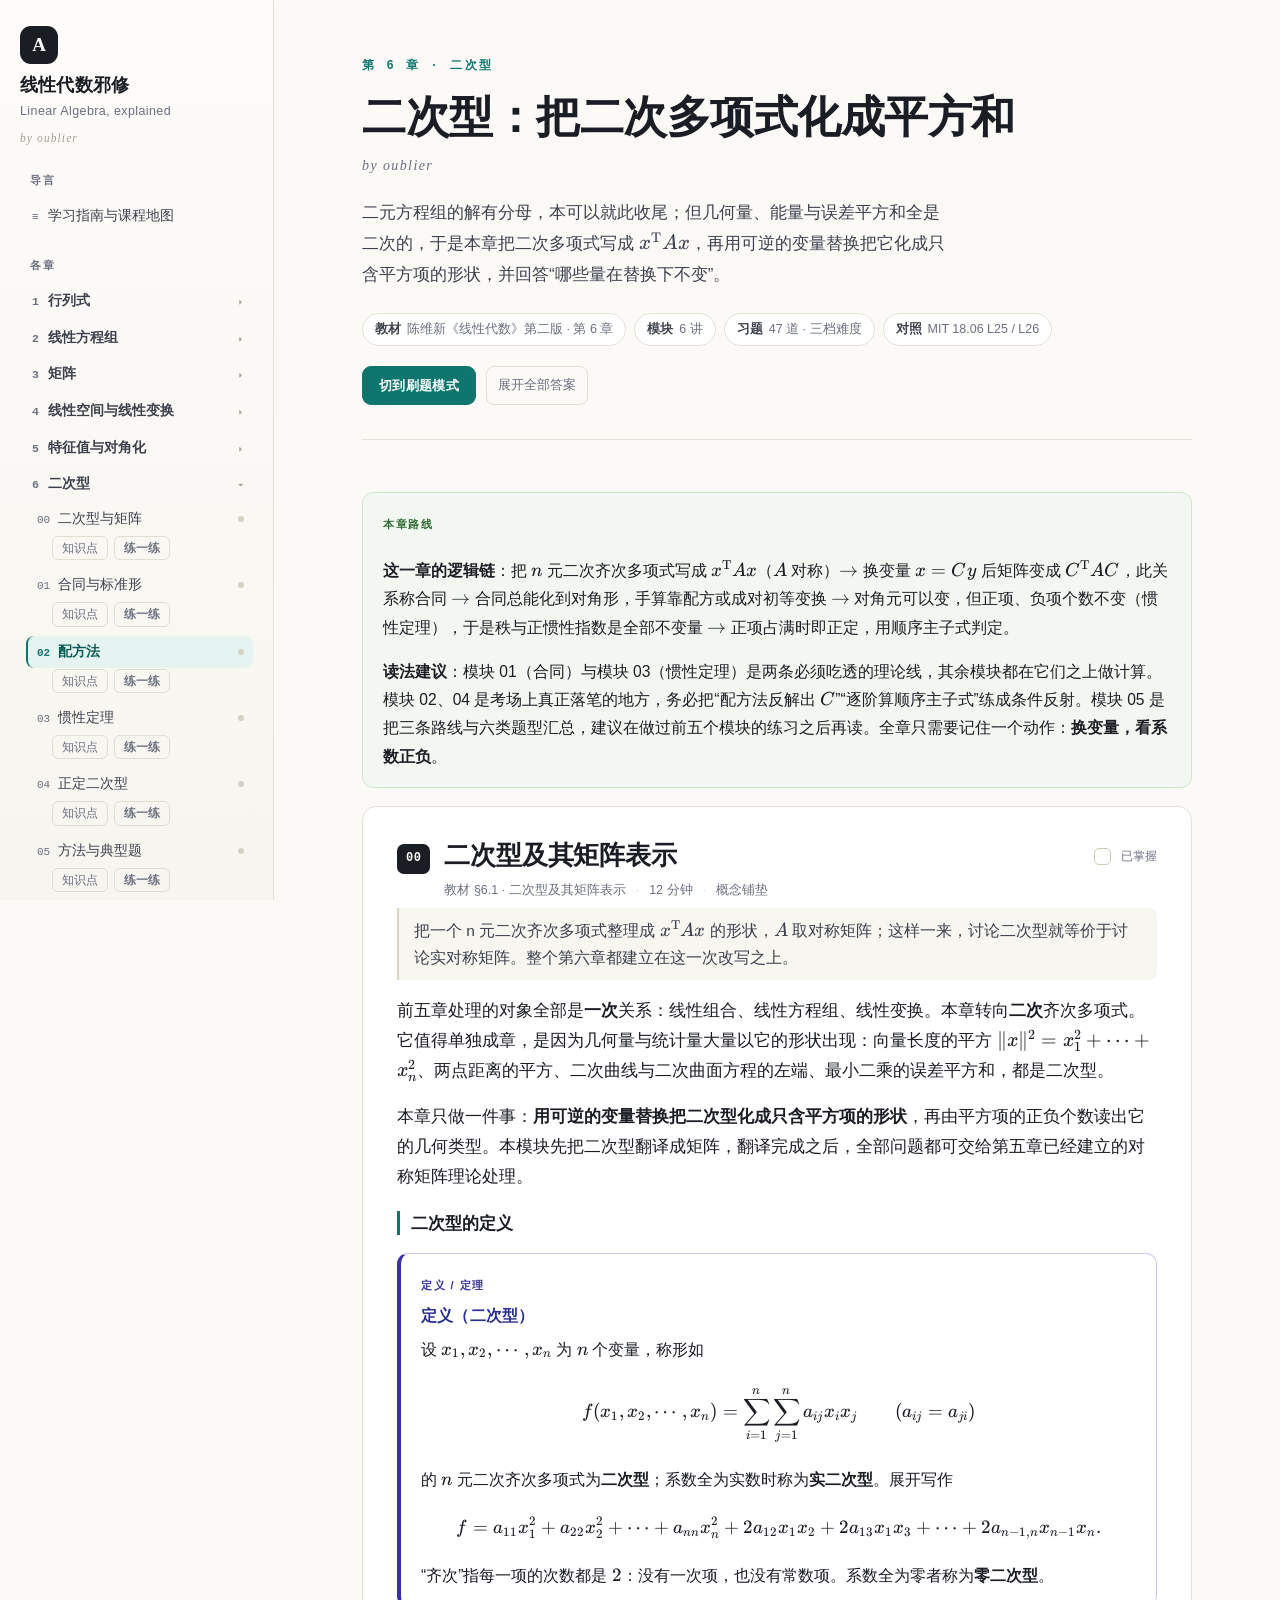
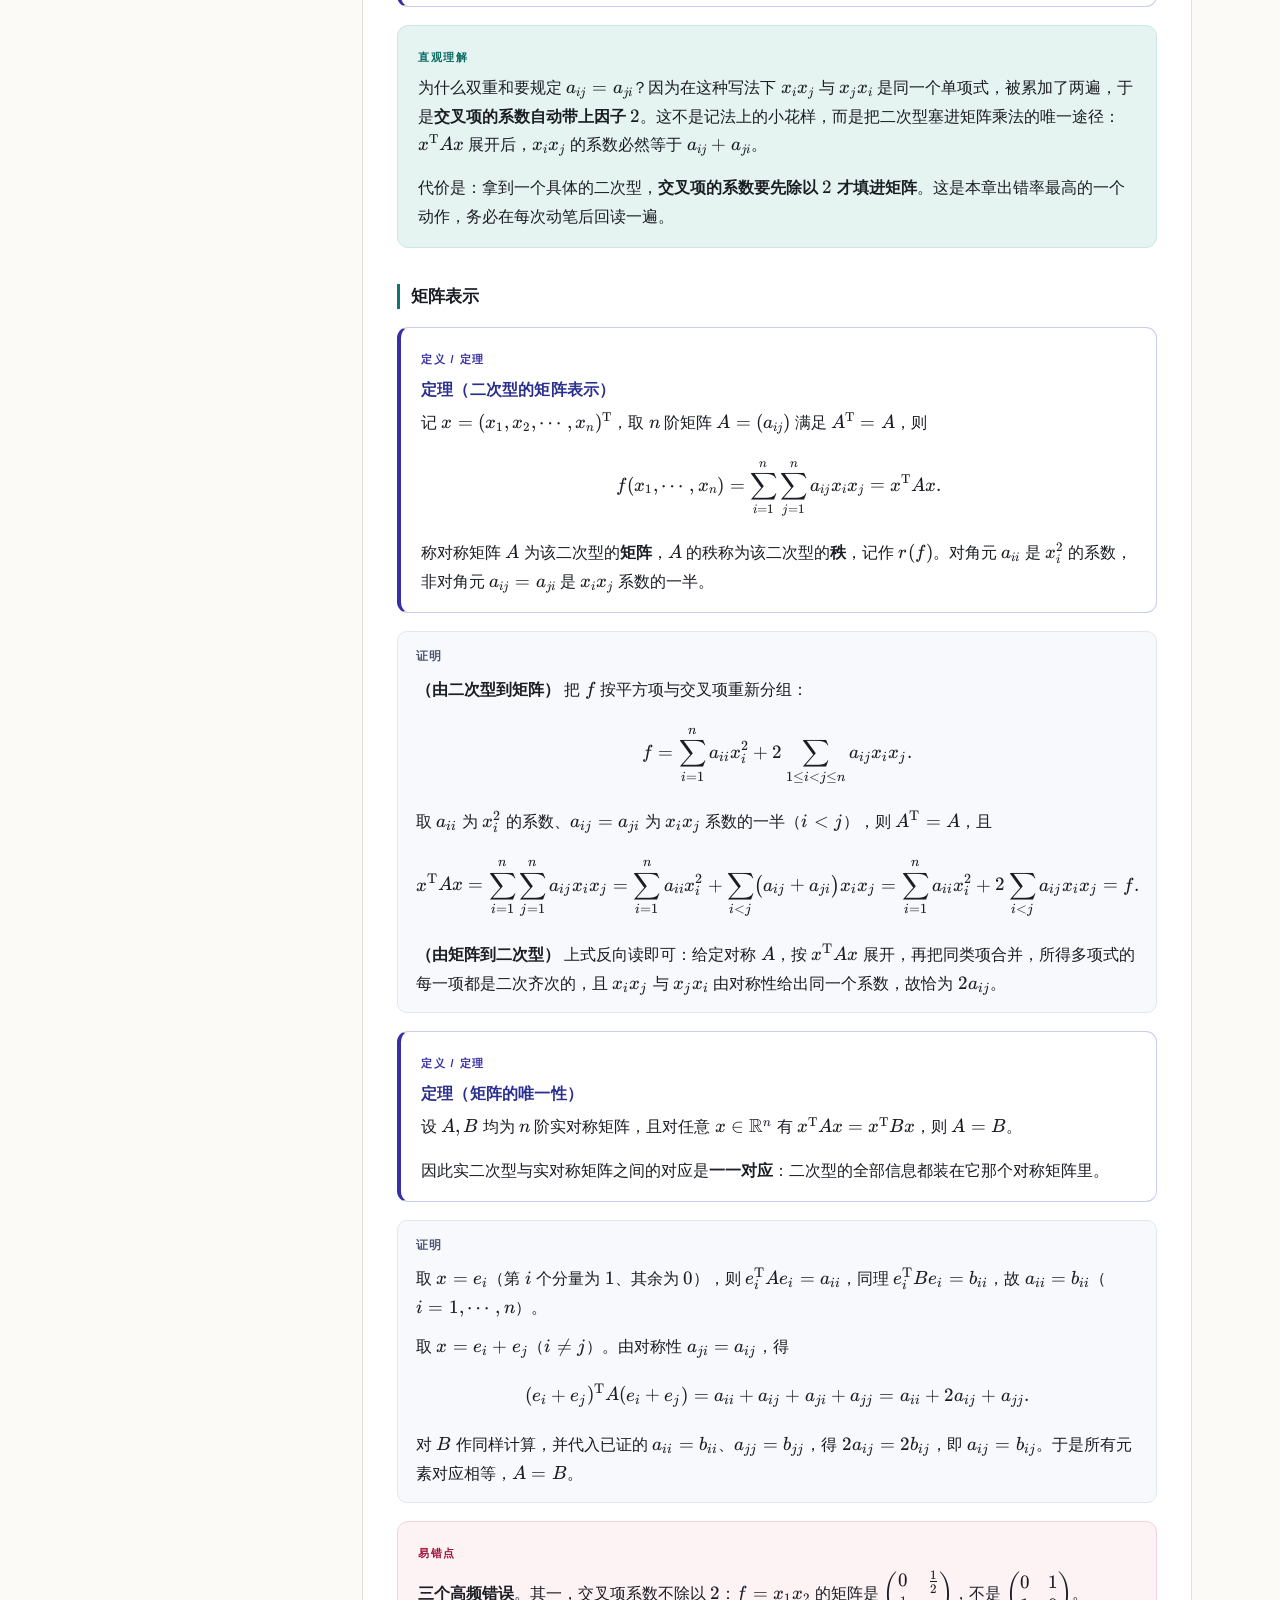
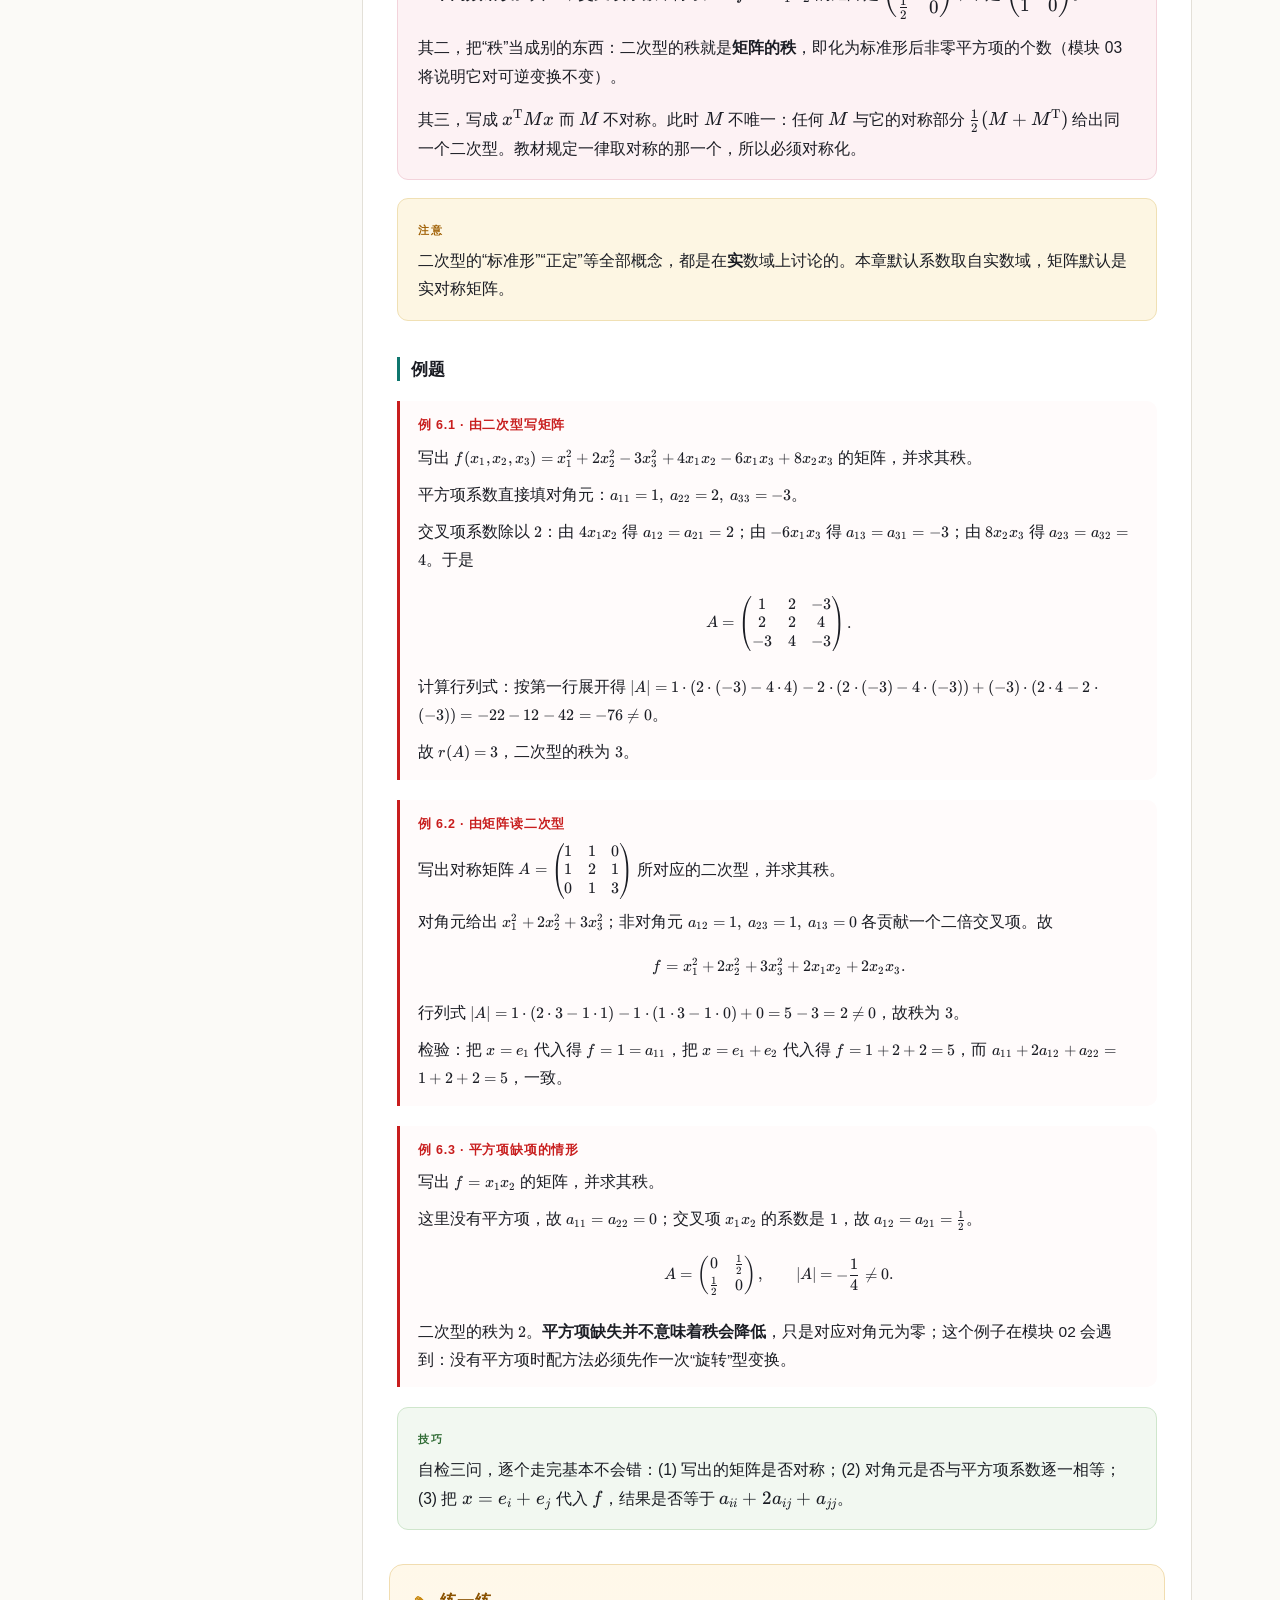
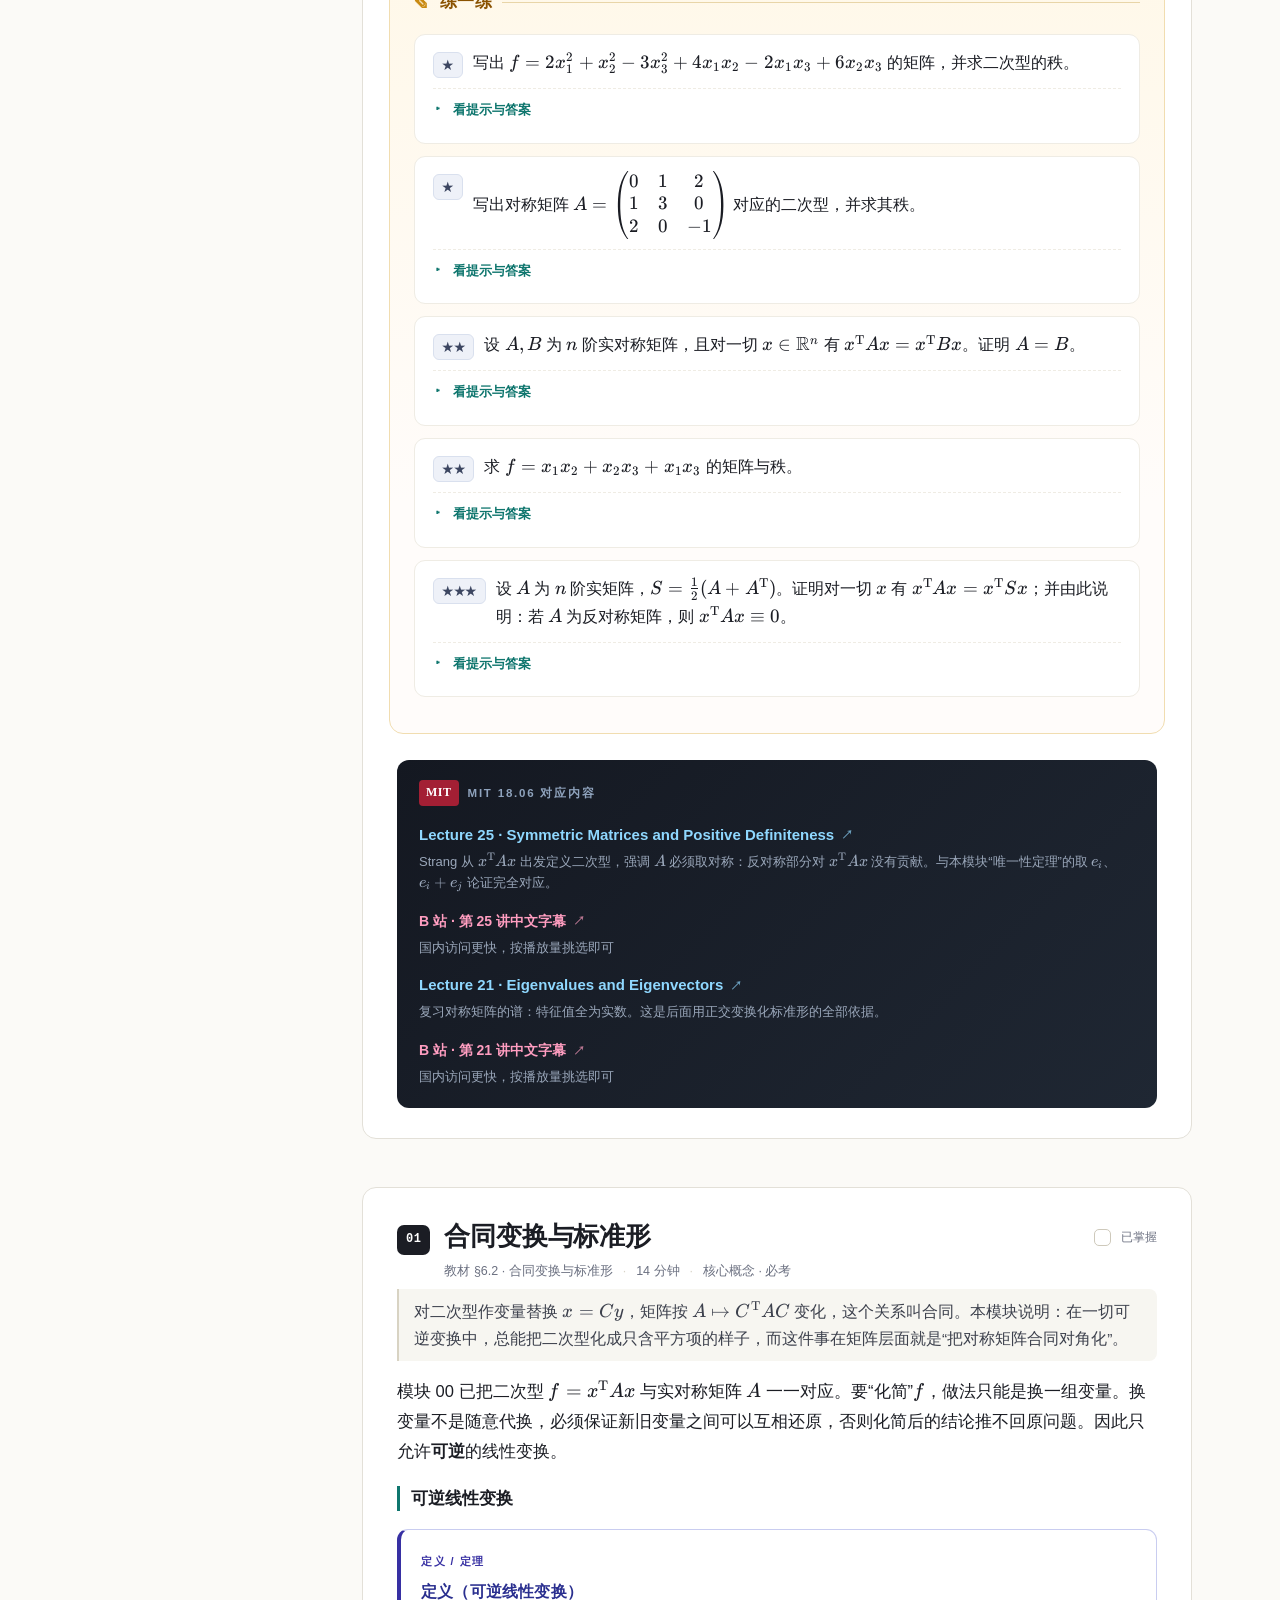
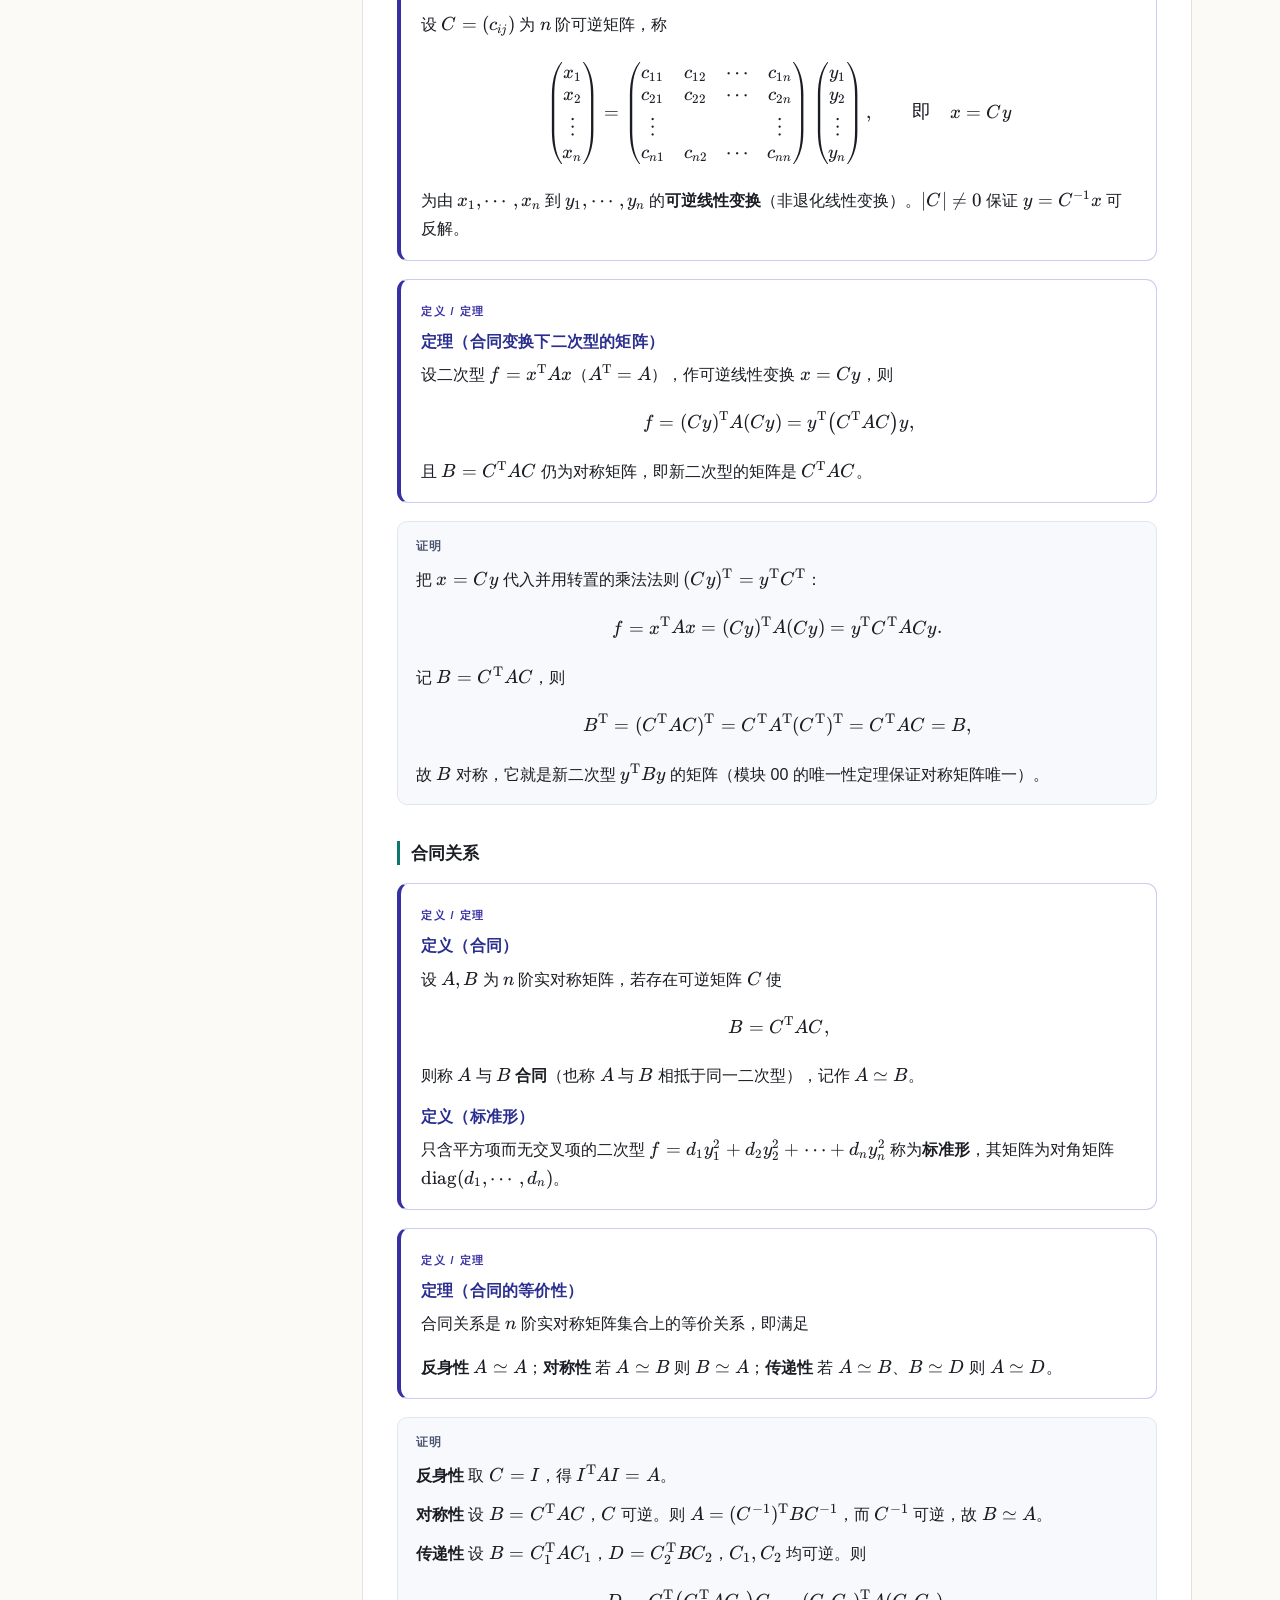
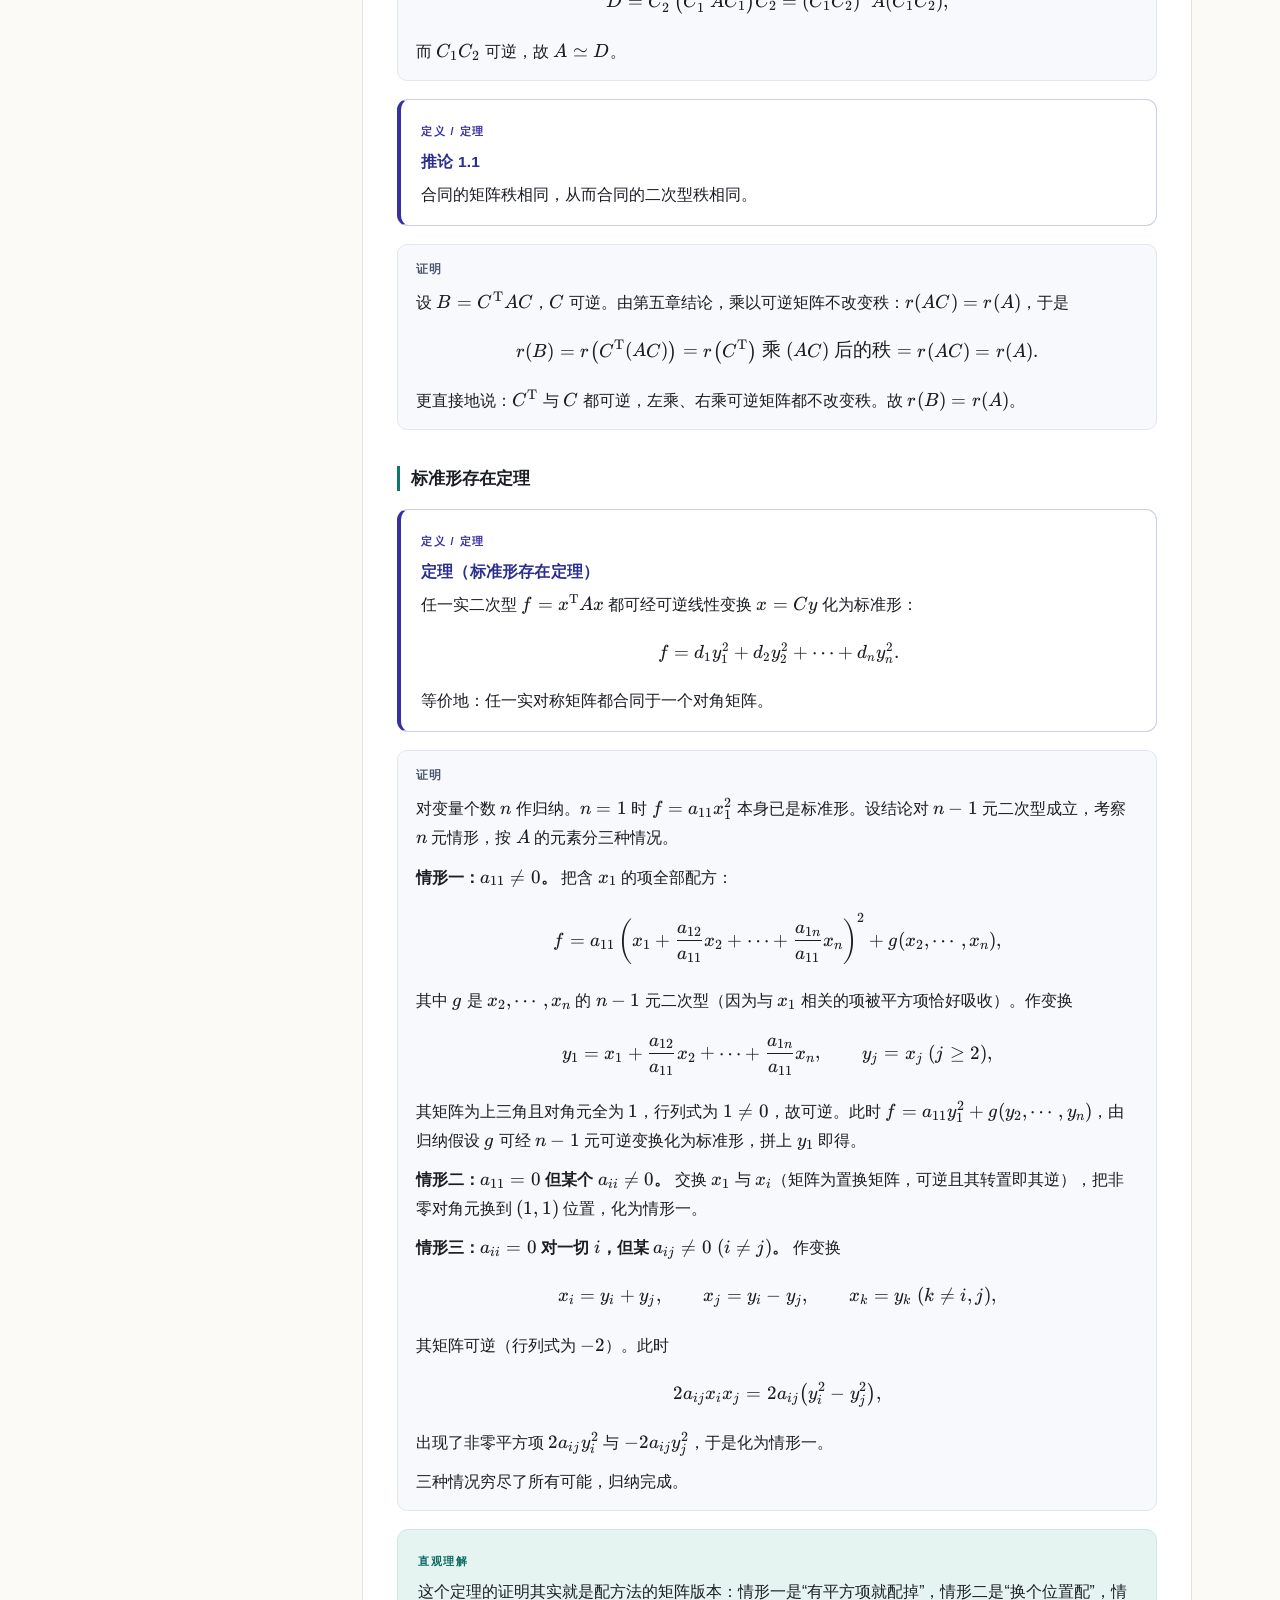
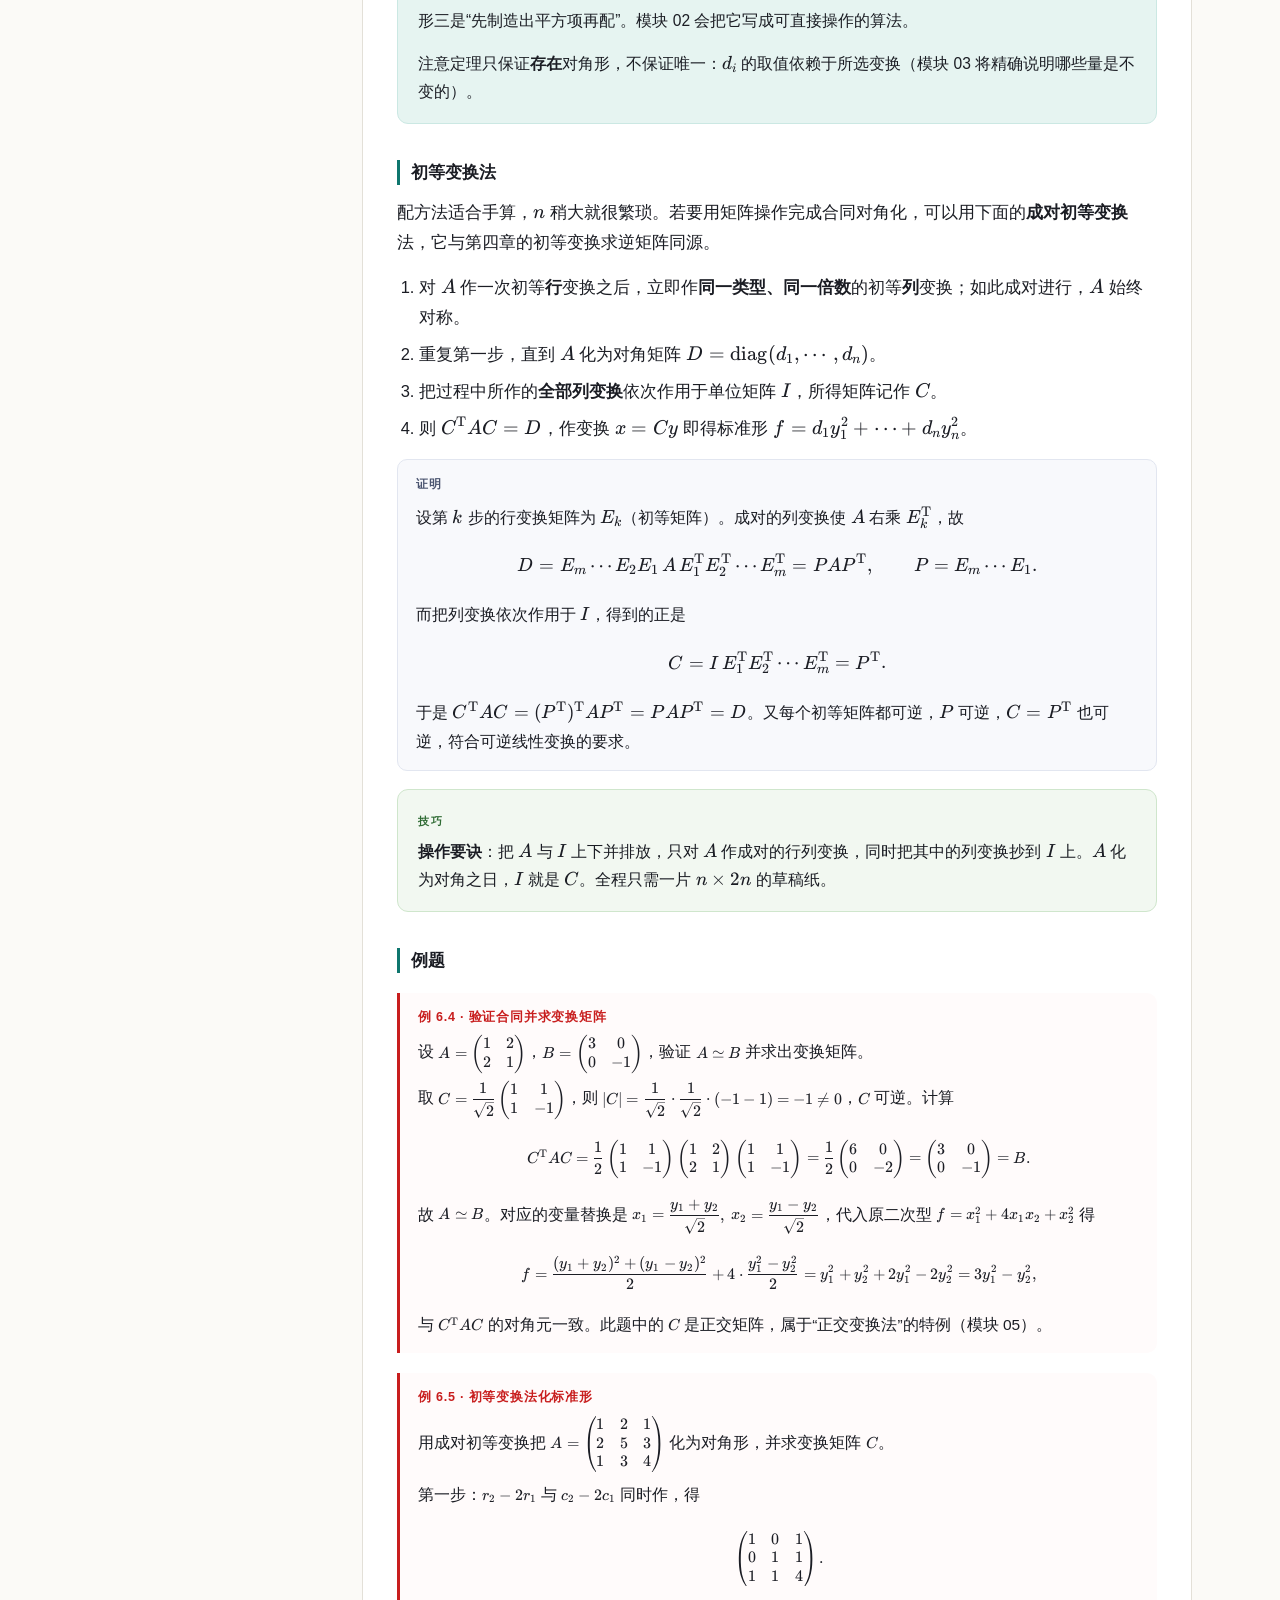
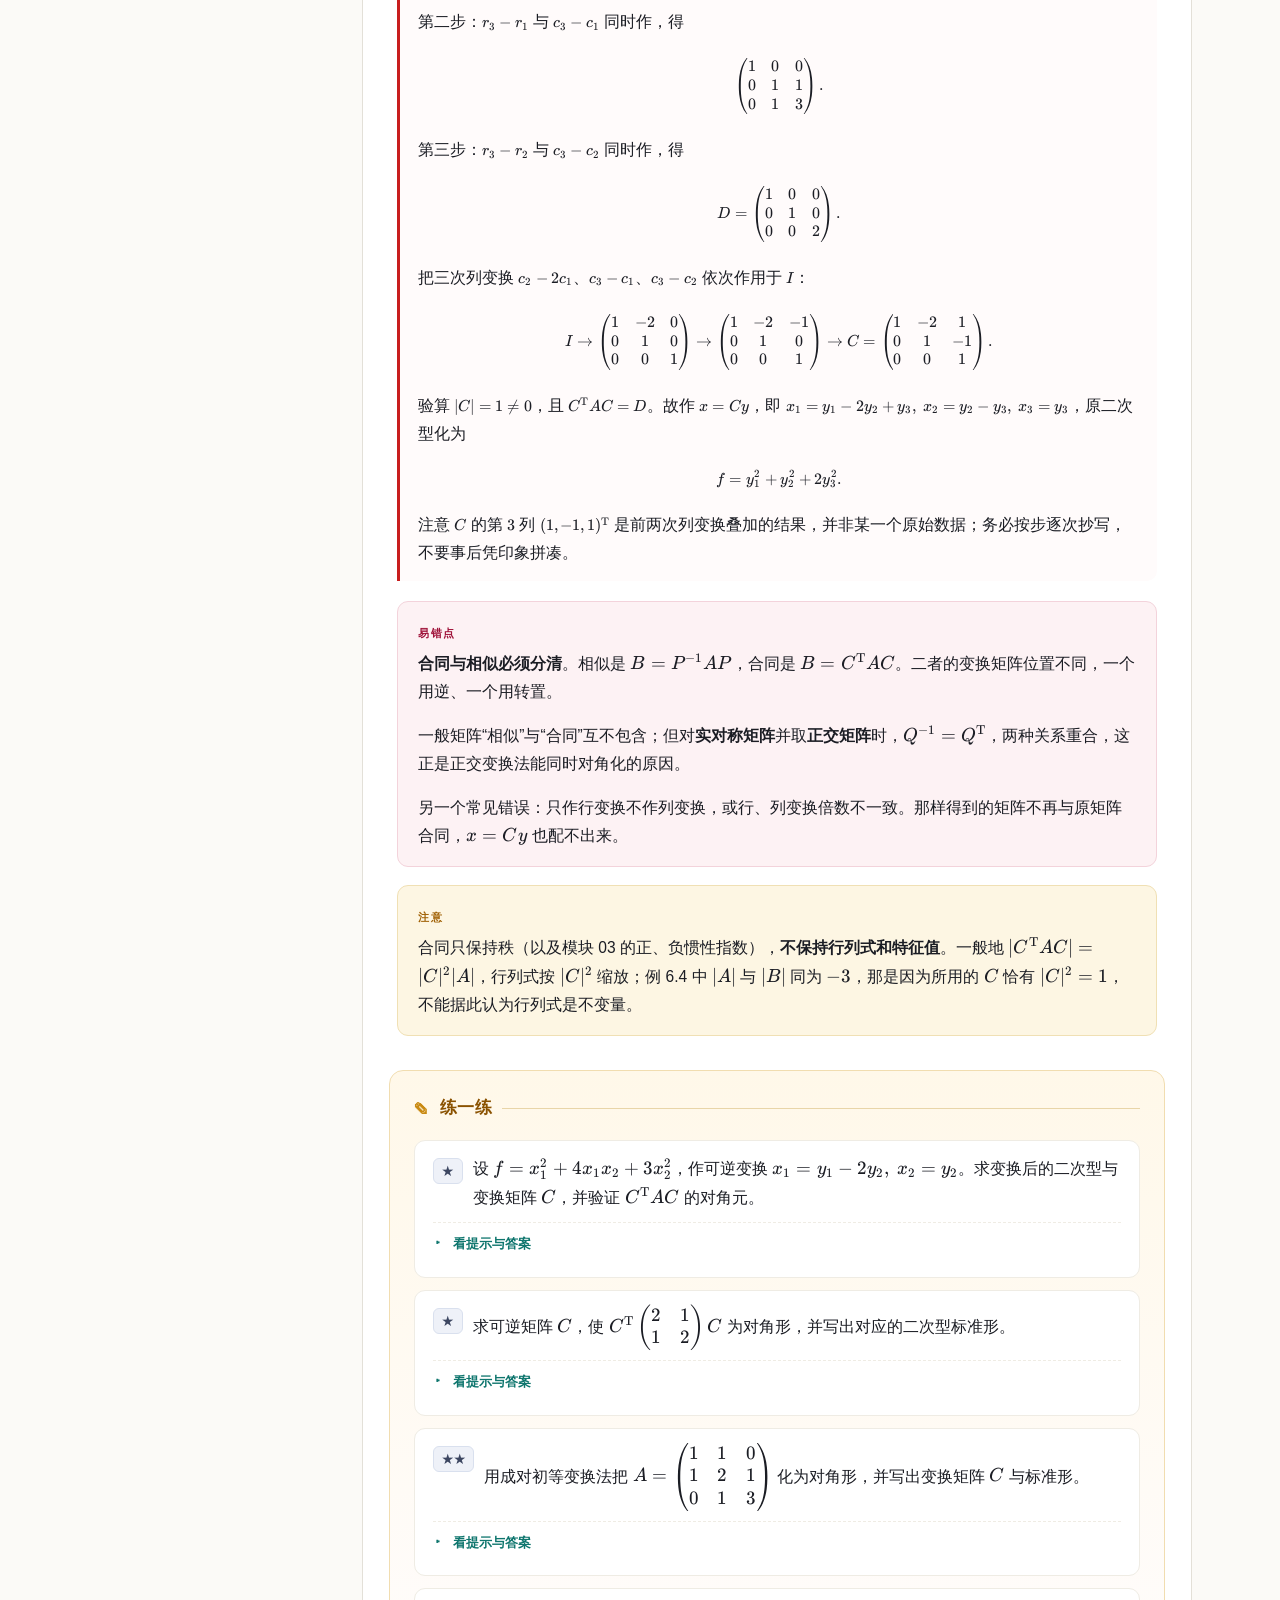
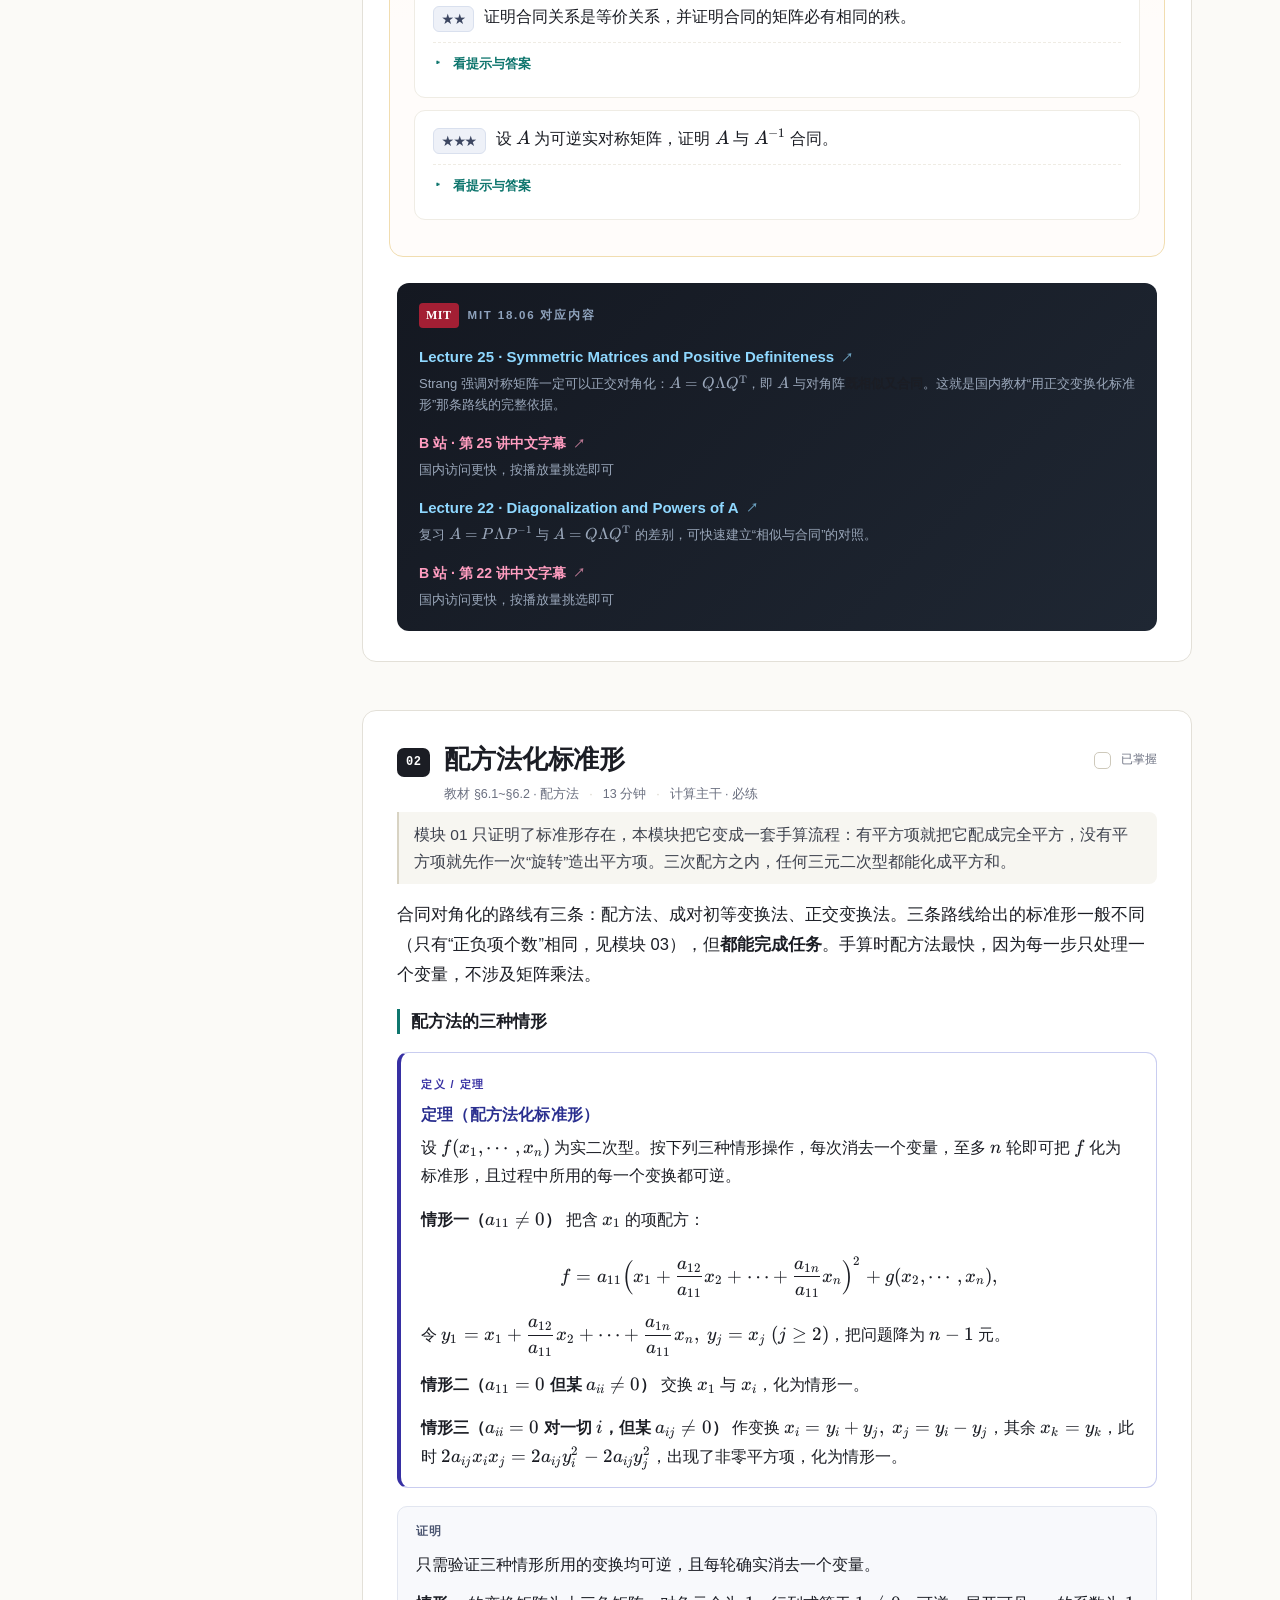
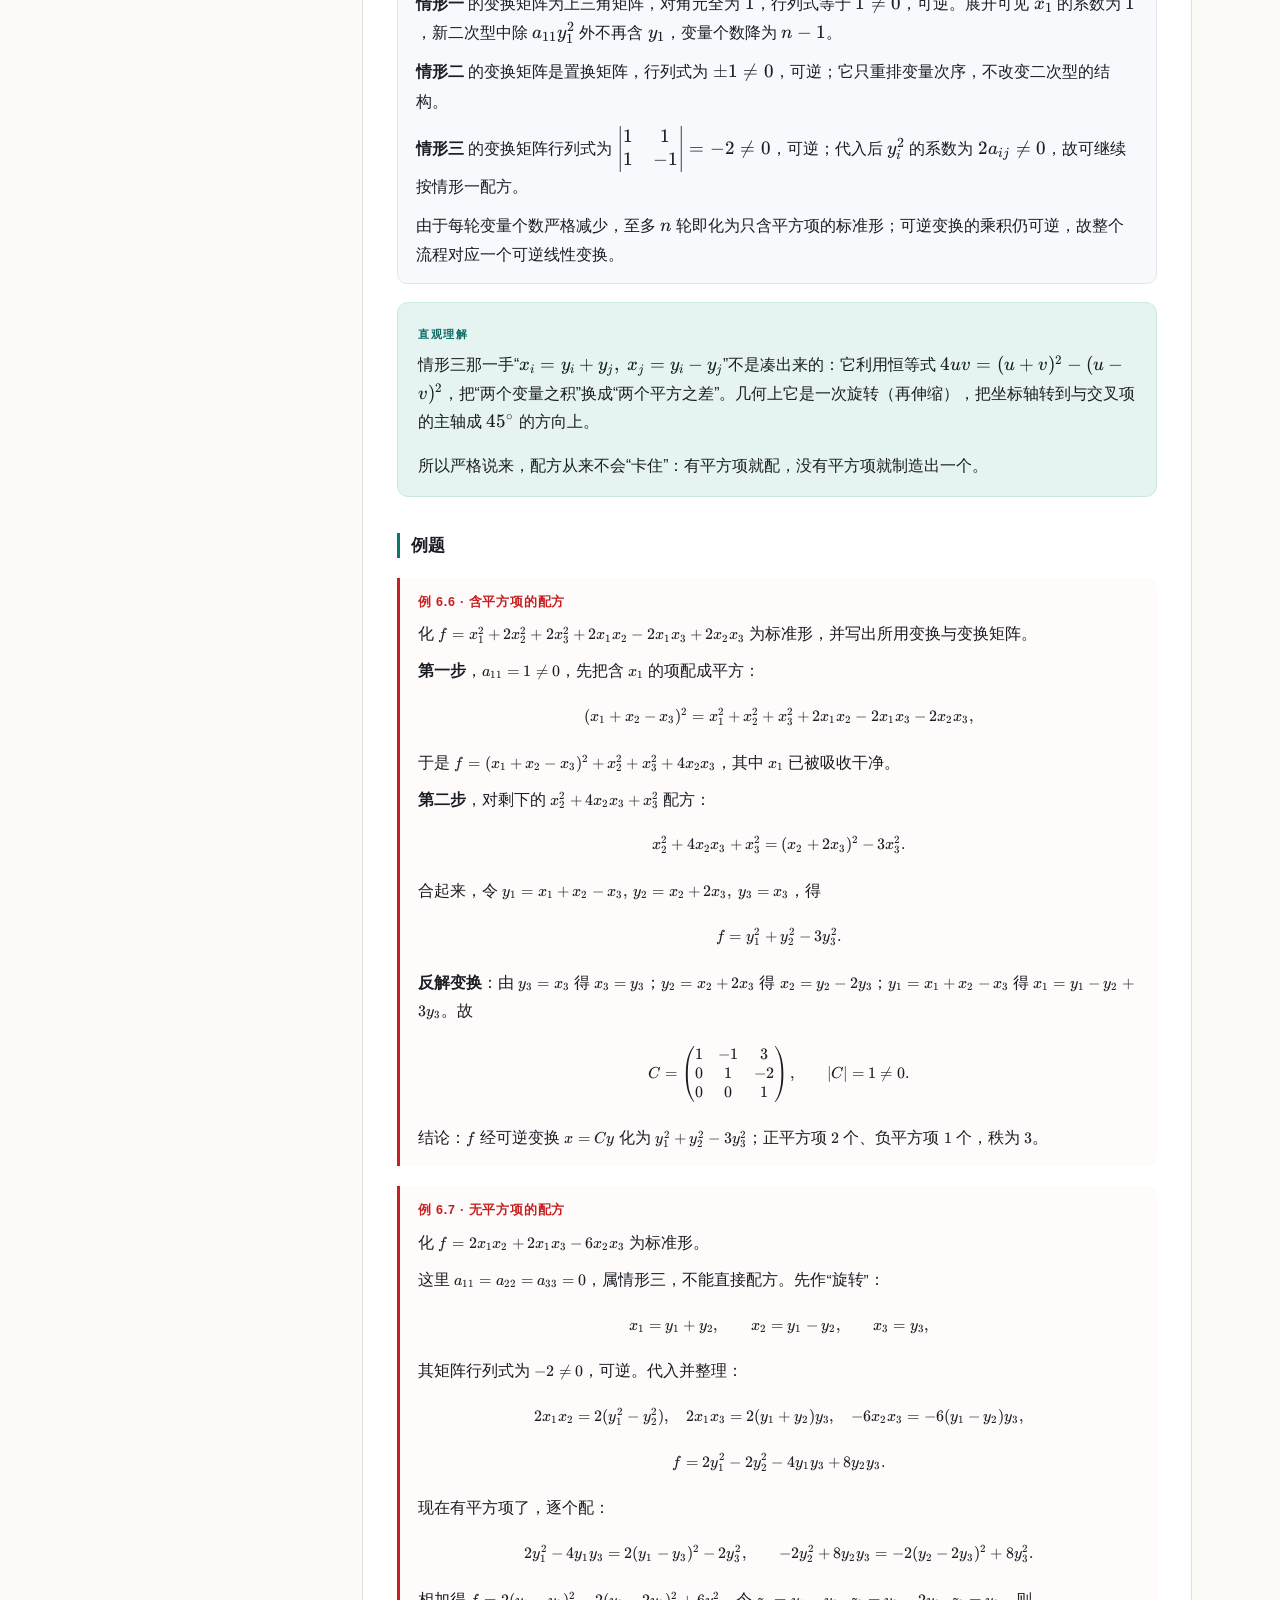
<file: ch6.html>
<!DOCTYPE html>
<html lang="zh-CN">
<head>
<meta charset="utf-8">
<meta name="viewport" content="width=device-width,initial-scale=1">
<title>二次型 · 线性代数邪修</title>
<meta name="description" content="二元方程组的解有分母，本可以就此收尾；但几何量、能量与误差平方和全是二次的，于是本章把二次多项式写成 $x^{\mathrm T}Ax$，再用可逆的变量替换把它">
<link rel="stylesheet" href="assets/katex/katex.min.css">
<link rel="stylesheet" href="assets/style.css">
</head>
<body data-page="ch6">
<div class="topbar"><div class="topbar__bar" id="readbar"></div></div>
<div class="mobilebar">
  <button id="menuBtn">目录</button>
  <span class="mobilebar__title">二次型</span>
</div>
<div class="scrim" id="scrim"></div>
<div class="shell">
<aside class="sidebar" id="sidebar">
  <a class="brand" href="index.html">
    <span class="brand__mark">A</span>
    <div class="brand__name">线性代数邪修</div>
    <div class="brand__sub">Linear Algebra, explained</div>
    <div class="brand__by">by oublier</div>
  </a>
  <div class="navlabel">导言</div>
  <ul class="navlist">
    <li><a href="index.html"><span class="n">≡</span><span>学习指南与课程地图</span></a></li>
  </ul>
  <div class="navlabel">各章</div>
  <ul class="navlist chaps">
    <li class="chapgroup"><a class="chapgroup__t" href="ch1.html"><span class="n">1</span><span>行列式</span><span class="caret">▾</span></a><div class="chapgroup__b"><a href="ch1.html#m0" data-target="m0"><span class="n">00</span><span>行列式的引入</span><span class="dot"></span></a><div class="navsub"><a href="ch1.html#m0">知识点</a><a href="ch1.html#ex-m0" class="jump">练一练</a></div><a href="ch1.html#m1" data-target="m1"><span class="n">01</span><span>数域</span><span class="dot"></span></a><div class="navsub"><a href="ch1.html#m1">知识点</a><a href="ch1.html#ex-m1" class="jump">练一练</a></div><a href="ch1.html#m2" data-target="m2"><span class="n">02</span><span>排列与逆序数</span><span class="dot"></span></a><div class="navsub"><a href="ch1.html#m2">知识点</a><a href="ch1.html#ex-m2" class="jump">练一练</a></div><a href="ch1.html#m3" data-target="m3"><span class="n">03</span><span>$n$ 阶行列式</span><span class="dot"></span></a><div class="navsub"><a href="ch1.html#m3">知识点</a><a href="ch1.html#ex-m3" class="jump">练一练</a></div><a href="ch1.html#m4" data-target="m4"><span class="n">04</span><span>行列式的性质</span><span class="dot"></span></a><div class="navsub"><a href="ch1.html#m4">知识点</a><a href="ch1.html#ex-m4" class="jump">练一练</a></div><a href="ch1.html#m5" data-target="m5"><span class="n">05</span><span>按行（列）展开</span><span class="dot"></span></a><div class="navsub"><a href="ch1.html#m5">知识点</a><a href="ch1.html#ex-m5" class="jump">练一练</a></div><a href="ch1.html#m6" data-target="m6"><span class="n">06</span><span>九类速算</span><span class="dot"></span></a><div class="navsub"><a href="ch1.html#m6">知识点</a><a href="ch1.html#ex-m6" class="jump">练一练</a></div><a href="ch1.html#m7" data-target="m7"><span class="n">07</span><span>克拉默法则</span><span class="dot"></span></a><div class="navsub"><a href="ch1.html#m7">知识点</a><a href="ch1.html#ex-m7" class="jump">练一练</a></div><a href="ch1.html#exam"><span class="n">★</span><span>巩固练习</span></a></div></li><li class="chapgroup"><a class="chapgroup__t" href="ch2.html"><span class="n">2</span><span>线性方程组</span><span class="caret">▾</span></a><div class="chapgroup__b"><a href="ch2.html#m0" data-target="m0"><span class="n">00</span><span>方程组的几何意义</span><span class="dot"></span></a><div class="navsub"><a href="ch2.html#m0">知识点</a><a href="ch2.html#ex-m0" class="jump">练一练</a></div><a href="ch2.html#m1" data-target="m1"><span class="n">01</span><span>高斯消元法</span><span class="dot"></span></a><div class="navsub"><a href="ch2.html#m1">知识点</a><a href="ch2.html#ex-m1" class="jump">练一练</a></div><a href="ch2.html#m2" data-target="m2"><span class="n">02</span><span>初等行变换与阶梯形</span><span class="dot"></span></a><div class="navsub"><a href="ch2.html#m2">知识点</a><a href="ch2.html#ex-m2" class="jump">练一练</a></div><a href="ch2.html#m3" data-target="m3"><span class="n">03</span><span>矩阵的秩</span><span class="dot"></span></a><div class="navsub"><a href="ch2.html#m3">知识点</a><a href="ch2.html#ex-m3" class="jump">练一练</a></div><a href="ch2.html#m4" data-target="m4"><span class="n">04</span><span>方程组解的判定</span><span class="dot"></span></a><div class="navsub"><a href="ch2.html#m4">知识点</a><a href="ch2.html#ex-m4" class="jump">练一练</a></div><a href="ch2.html#m5" data-target="m5"><span class="n">05</span><span>齐次方程组</span><span class="dot"></span></a><div class="navsub"><a href="ch2.html#m5">知识点</a><a href="ch2.html#ex-m5" class="jump">练一练</a></div><a href="ch2.html#m6" data-target="m6"><span class="n">06</span><span>非齐次解的结构</span><span class="dot"></span></a><div class="navsub"><a href="ch2.html#m6">知识点</a><a href="ch2.html#ex-m6" class="jump">练一练</a></div><a href="ch2.html#m7" data-target="m7"><span class="n">07</span><span>方法与典型题</span><span class="dot"></span></a><div class="navsub"><a href="ch2.html#m7">知识点</a><a href="ch2.html#ex-m7" class="jump">练一练</a></div><a href="ch2.html#exam"><span class="n">★</span><span>巩固练习</span></a></div></li><li class="chapgroup"><a class="chapgroup__t" href="ch3.html"><span class="n">3</span><span>矩阵</span><span class="caret">▾</span></a><div class="chapgroup__b"><a href="ch3.html#m0" data-target="m0"><span class="n">00</span><span>矩阵与线性运算</span><span class="dot"></span></a><div class="navsub"><a href="ch3.html#m0">知识点</a><a href="ch3.html#ex-m0" class="jump">练一练</a></div><a href="ch3.html#m1" data-target="m1"><span class="n">01</span><span>矩阵乘法</span><span class="dot"></span></a><div class="navsub"><a href="ch3.html#m1">知识点</a><a href="ch3.html#ex-m1" class="jump">练一练</a></div><a href="ch3.html#m2" data-target="m2"><span class="n">02</span><span>转置与对称</span><span class="dot"></span></a><div class="navsub"><a href="ch3.html#m2">知识点</a><a href="ch3.html#ex-m2" class="jump">练一练</a></div><a href="ch3.html#m3" data-target="m3"><span class="n">03</span><span>逆矩阵</span><span class="dot"></span></a><div class="navsub"><a href="ch3.html#m3">知识点</a><a href="ch3.html#ex-m3" class="jump">练一练</a></div><a href="ch3.html#m4" data-target="m4"><span class="n">04</span><span>分块矩阵</span><span class="dot"></span></a><div class="navsub"><a href="ch3.html#m4">知识点</a><a href="ch3.html#ex-m4" class="jump">练一练</a></div><a href="ch3.html#m5" data-target="m5"><span class="n">05</span><span>初等变换与初等矩阵</span><span class="dot"></span></a><div class="navsub"><a href="ch3.html#m5">知识点</a><a href="ch3.html#ex-m5" class="jump">练一练</a></div><a href="ch3.html#m6" data-target="m6"><span class="n">06</span><span>等价与标准形</span><span class="dot"></span></a><div class="navsub"><a href="ch3.html#m6">知识点</a><a href="ch3.html#ex-m6" class="jump">练一练</a></div><a href="ch3.html#m7" data-target="m7"><span class="n">07</span><span>方法与典型题</span><span class="dot"></span></a><div class="navsub"><a href="ch3.html#m7">知识点</a><a href="ch3.html#ex-m7" class="jump">练一练</a></div><a href="ch3.html#exam"><span class="n">★</span><span>巩固练习</span></a></div></li><li class="chapgroup"><a class="chapgroup__t" href="ch4.html"><span class="n">4</span><span>线性空间与线性变换</span><span class="caret">▾</span></a><div class="chapgroup__b"><a href="ch4.html#m0" data-target="m0"><span class="n">00</span><span>线性空间定义</span><span class="dot"></span></a><div class="navsub"><a href="ch4.html#m0">知识点</a><a href="ch4.html#ex-m0" class="jump">练一练</a></div><a href="ch4.html#m1" data-target="m1"><span class="n">01</span><span>线性相关与无关</span><span class="dot"></span></a><div class="navsub"><a href="ch4.html#m1">知识点</a><a href="ch4.html#ex-m1" class="jump">练一练</a></div><a href="ch4.html#m2" data-target="m2"><span class="n">02</span><span>极大无关组</span><span class="dot"></span></a><div class="navsub"><a href="ch4.html#m2">知识点</a><a href="ch4.html#ex-m2" class="jump">练一练</a></div><a href="ch4.html#m3" data-target="m3"><span class="n">03</span><span>基与维数</span><span class="dot"></span></a><div class="navsub"><a href="ch4.html#m3">知识点</a><a href="ch4.html#ex-m3" class="jump">练一练</a></div><a href="ch4.html#m4" data-target="m4"><span class="n">04</span><span>子空间</span><span class="dot"></span></a><div class="navsub"><a href="ch4.html#m4">知识点</a><a href="ch4.html#ex-m4" class="jump">练一练</a></div><a href="ch4.html#m5" data-target="m5"><span class="n">05</span><span>解的结构</span><span class="dot"></span></a><div class="navsub"><a href="ch4.html#m5">知识点</a><a href="ch4.html#ex-m5" class="jump">练一练</a></div><a href="ch4.html#m6" data-target="m6"><span class="n">06</span><span>标准正交基</span><span class="dot"></span></a><div class="navsub"><a href="ch4.html#m6">知识点</a><a href="ch4.html#ex-m6" class="jump">练一练</a></div><a href="ch4.html#m7" data-target="m7"><span class="n">07</span><span>线性变换与矩阵</span><span class="dot"></span></a><div class="navsub"><a href="ch4.html#m7">知识点</a><a href="ch4.html#ex-m7" class="jump">练一练</a></div><a href="ch4.html#exam"><span class="n">★</span><span>巩固练习</span></a></div></li><li class="chapgroup"><a class="chapgroup__t" href="ch5.html"><span class="n">5</span><span>特征值与对角化</span><span class="caret">▾</span></a><div class="chapgroup__b"><a href="ch5.html#m0" data-target="m0"><span class="n">00</span><span>特征值与特征向量</span><span class="dot"></span></a><div class="navsub"><a href="ch5.html#m0">知识点</a><a href="ch5.html#ex-m0" class="jump">练一练</a></div><a href="ch5.html#m1" data-target="m1"><span class="n">01</span><span>特征多项式</span><span class="dot"></span></a><div class="navsub"><a href="ch5.html#m1">知识点</a><a href="ch5.html#ex-m1" class="jump">练一练</a></div><a href="ch5.html#m2" data-target="m2"><span class="n">02</span><span>相似矩阵</span><span class="dot"></span></a><div class="navsub"><a href="ch5.html#m2">知识点</a><a href="ch5.html#ex-m2" class="jump">练一练</a></div><a href="ch5.html#m3" data-target="m3"><span class="n">03</span><span>可对角化的条件</span><span class="dot"></span></a><div class="navsub"><a href="ch5.html#m3">知识点</a><a href="ch5.html#ex-m3" class="jump">练一练</a></div><a href="ch5.html#m4" data-target="m4"><span class="n">04</span><span>实对称正交对角化</span><span class="dot"></span></a><div class="navsub"><a href="ch5.html#m4">知识点</a><a href="ch5.html#ex-m4" class="jump">练一练</a></div><a href="ch5.html#m5" data-target="m5"><span class="n">05</span><span>特征值的应用</span><span class="dot"></span></a><div class="navsub"><a href="ch5.html#m5">知识点</a><a href="ch5.html#ex-m5" class="jump">练一练</a></div><a href="ch5.html#m6" data-target="m6"><span class="n">06</span><span>方法与典型题</span><span class="dot"></span></a><div class="navsub"><a href="ch5.html#m6">知识点</a><a href="ch5.html#ex-m6" class="jump">练一练</a></div><a href="ch5.html#exam"><span class="n">★</span><span>巩固练习</span></a></div></li><li class="chapgroup open"><a class="chapgroup__t" href="ch6.html"><span class="n">6</span><span>二次型</span><span class="caret">▾</span></a><div class="chapgroup__b"><a href="ch6.html#m0" data-target="m0"><span class="n">00</span><span>二次型与矩阵</span><span class="dot"></span></a><div class="navsub"><a href="ch6.html#m0">知识点</a><a href="ch6.html#ex-m0" class="jump">练一练</a></div><a href="ch6.html#m1" data-target="m1"><span class="n">01</span><span>合同与标准形</span><span class="dot"></span></a><div class="navsub"><a href="ch6.html#m1">知识点</a><a href="ch6.html#ex-m1" class="jump">练一练</a></div><a href="ch6.html#m2" data-target="m2"><span class="n">02</span><span>配方法</span><span class="dot"></span></a><div class="navsub"><a href="ch6.html#m2">知识点</a><a href="ch6.html#ex-m2" class="jump">练一练</a></div><a href="ch6.html#m3" data-target="m3"><span class="n">03</span><span>惯性定理</span><span class="dot"></span></a><div class="navsub"><a href="ch6.html#m3">知识点</a><a href="ch6.html#ex-m3" class="jump">练一练</a></div><a href="ch6.html#m4" data-target="m4"><span class="n">04</span><span>正定二次型</span><span class="dot"></span></a><div class="navsub"><a href="ch6.html#m4">知识点</a><a href="ch6.html#ex-m4" class="jump">练一练</a></div><a href="ch6.html#m5" data-target="m5"><span class="n">05</span><span>方法与典型题</span><span class="dot"></span></a><div class="navsub"><a href="ch6.html#m5">知识点</a><a href="ch6.html#ex-m5" class="jump">练一练</a></div><a href="ch6.html#exam"><span class="n">★</span><span>巩固练习</span></a></div></li>
  </ul>
</aside>
<div class="main">
<div class="wrap">
<div class="warnbar" id="warnbar"></div>
<header class="chaphead">
<div class="chaphead__kicker">第 6 章 · 二次型</div>
<h1>二次型：把二次多项式化成平方和</h1>
<p class="byline">by oublier</p>
<p class="chaphead__lead">二元方程组的解有分母，本可以就此收尾；但几何量、能量与误差平方和全是二次的，于是本章把二次多项式写成 $x^{\mathrm T}Ax$，再用可逆的变量替换把它化成只含平方项的形状，并回答“哪些量在替换下不变”。</p>
<div class="chaphead__meta"><span class="chip"><b>教材</b>陈维新《线性代数》第二版 · 第 6 章</span><span class="chip"><b>模块</b>6 讲</span><span class="chip"><b>习题</b>47 道 · 三档难度</span><span class="chip"><b>对照</b>MIT 18.06 L25 / L26</span></div>
<div class="chaphead__actions"><button class="modebtn" id="modeBtn">切到刷题模式</button><button class="expandall" id="expandAll">展开全部答案</button></div>
</header>
<div class="box box--tip intro"><span class="box__tag">本章路线</span><p><strong>这一章的逻辑链</strong>：把 $n$ 元二次齐次多项式写成 $x^{\mathrm T}Ax$（$A$ 对称）$\rightarrow$ 换变量 $x=Cy$ 后矩阵变成 $C^{\mathrm T}AC$，此关系称合同 $\rightarrow$ 合同总能化到对角形，手算靠配方或成对初等变换 $\rightarrow$ 对角元可以变，但正项、负项个数不变（惯性定理），于是秩与正惯性指数是全部不变量 $\rightarrow$ 正项占满时即正定，用顺序主子式判定。</p><p><strong>读法建议</strong>：模块 01（合同）与模块 03（惯性定理）是两条必须吃透的理论线，其余模块都在它们之上做计算。模块 02、04 是考场上真正落笔的地方，务必把“配方法反解出 $C$”“逐阶算顺序主子式”练成条件反射。模块 05 是把三条路线与六类题型汇总，建议在做过前五个模块的练习之后再读。全章只需要记住一个动作：<strong>换变量，看系数正负</strong>。</p></div>
<section class="std" id="m0">
<div class="std__head">
<span class="std__num">00</span>
<div class="std__titles"><h2>二次型及其矩阵表示</h2>
<div class="std__sub"><span>教材 §6.1 · 二次型及其矩阵表示</span><span class="sep">·</span><span>12 分钟</span><span class="sep">·</span><span>概念铺垫</span></div>
</div>
<label class="std__check"><input type="checkbox" data-mid="m0"><span>已掌握</span></label>
</div>
<p class="std__lead">把一个 n 元二次齐次多项式整理成 $x^{\mathrm T}Ax$ 的形状，$A$ 取对称矩阵；这样一来，讨论二次型就等价于讨论实对称矩阵。整个第六章都建立在这一次改写之上。</p>
<p>前五章处理的对象全部是<strong>一次</strong>关系：线性组合、线性方程组、线性变换。本章转向<strong>二次</strong>齐次多项式。它值得单独成章，是因为几何量与统计量大量以它的形状出现：向量长度的平方 $\|x\|^2=x_1^2+\cdots+x_n^2$、两点距离的平方、二次曲线与二次曲面方程的左端、最小二乘的误差平方和，都是二次型。</p>
<p>本章只做一件事：<strong>用可逆的变量替换把二次型化成只含平方项的形状</strong>，再由平方项的正负个数读出它的几何类型。本模块先把二次型翻译成矩阵，翻译完成之后，全部问题都可交给第五章已经建立的对称矩阵理论处理。</p>
<h3 class="sec">二次型的定义</h3>
<div class="box box--def"><span class="box__tag">定义 / 定理</span><div class="thm__name">定义（二次型）</div><p>设 $x_1,x_2,\cdots,x_n$ 为 $n$ 个变量，称形如</p><p>$$f(x_1,x_2,\cdots,x_n)=\sum_{i=1}^{n}\sum_{j=1}^{n}a_{ij}x_ix_j\qquad(a_{ij}=a_{ji})$$</p><p>的 $n$ 元二次齐次多项式为<strong>二次型</strong>；系数全为实数时称为<strong>实二次型</strong>。展开写作</p><p>$$f=a_{11}x_1^2+a_{22}x_2^2+\cdots+a_{nn}x_n^2+2a_{12}x_1x_2+2a_{13}x_1x_3+\cdots+2a_{n-1,n}x_{n-1}x_n.$$</p><p>“齐次”指每一项的次数都是 $2$：没有一次项，也没有常数项。系数全为零者称为<strong>零二次型</strong>。</p></div>
<div class="box box--intuition"><span class="box__tag">直观理解</span><p>为什么双重和要规定 $a_{ij}=a_{ji}$？因为在这种写法下 $x_ix_j$ 与 $x_jx_i$ 是同一个单项式，被累加了两遍，于是<strong>交叉项的系数自动带上因子 $2$</strong>。这不是记法上的小花样，而是把二次型塞进矩阵乘法的唯一途径：$x^{\mathrm T}Ax$ 展开后，$x_ix_j$ 的系数必然等于 $a_{ij}+a_{ji}$。</p><p>代价是：拿到一个具体的二次型，<strong>交叉项的系数要先除以 $2$ 才填进矩阵</strong>。这是本章出错率最高的一个动作，务必在每次动笔后回读一遍。</p></div>
<h3 class="sec">矩阵表示</h3>
<div class="box box--def"><span class="box__tag">定义 / 定理</span><div class="thm__name">定理（二次型的矩阵表示）</div><p>记 $x=(x_1,x_2,\cdots,x_n)^{\mathrm T}$，取 $n$ 阶矩阵 $A=(a_{ij})$ 满足 $A^{\mathrm T}=A$，则</p><p>$$f(x_1,\cdots,x_n)=\sum_{i=1}^{n}\sum_{j=1}^{n}a_{ij}x_ix_j=x^{\mathrm T}Ax.$$</p><p>称对称矩阵 $A$ 为该二次型的<strong>矩阵</strong>，$A$ 的秩称为该二次型的<strong>秩</strong>，记作 $r(f)$。对角元 $a_{ii}$ 是 $x_i^2$ 的系数，非对角元 $a_{ij}=a_{ji}$ 是 $x_ix_j$ 系数的一半。</p></div>
<div class="pf"><span class="pf__tag">证明</span><p><strong>（由二次型到矩阵）</strong> 把 $f$ 按平方项与交叉项重新分组：</p><p>$$f=\sum_{i=1}^{n}a_{ii}x_i^2+2\sum_{1\le i&lt;j\le n}a_{ij}x_ix_j.$$</p><p>取 $a_{ii}$ 为 $x_i^2$ 的系数、$a_{ij}=a_{ji}$ 为 $x_ix_j$ 系数的一半（$i&lt;j$），则 $A^{\mathrm T}=A$，且</p><p>$$x^{\mathrm T}Ax=\sum_{i=1}^{n}\sum_{j=1}^{n}a_{ij}x_ix_j=\sum_{i=1}^{n}a_{ii}x_i^2+\sum_{i&lt;j}\bigl(a_{ij}+a_{ji}\bigr)x_ix_j=\sum_{i=1}^{n}a_{ii}x_i^2+2\sum_{i&lt;j}a_{ij}x_ix_j=f.$$</p><p><strong>（由矩阵到二次型）</strong> 上式反向读即可：给定对称 $A$，按 $x^{\mathrm T}Ax$ 展开，再把同类项合并，所得多项式的每一项都是二次齐次的，且 $x_ix_j$ 与 $x_jx_i$ 由对称性给出同一个系数，故恰为 $2a_{ij}$。</p></div>
<div class="box box--def"><span class="box__tag">定义 / 定理</span><div class="thm__name">定理（矩阵的唯一性）</div><p>设 $A,B$ 均为 $n$ 阶实对称矩阵，且对任意 $x\in\mathbb R^n$ 有 $x^{\mathrm T}Ax=x^{\mathrm T}Bx$，则 $A=B$。</p><p>因此实二次型与实对称矩阵之间的对应是<strong>一一对应</strong>：二次型的全部信息都装在它那个对称矩阵里。</p></div>
<div class="pf"><span class="pf__tag">证明</span><p>取 $x=e_i$（第 $i$ 个分量为 $1$、其余为 $0$），则 $e_i^{\mathrm T}Ae_i=a_{ii}$，同理 $e_i^{\mathrm T}Be_i=b_{ii}$，故 $a_{ii}=b_{ii}$（$i=1,\cdots,n$）。</p><p>取 $x=e_i+e_j$（$i\ne j$）。由对称性 $a_{ji}=a_{ij}$，得</p><p>$$(e_i+e_j)^{\mathrm T}A(e_i+e_j)=a_{ii}+a_{ij}+a_{ji}+a_{jj}=a_{ii}+2a_{ij}+a_{jj}.$$</p><p>对 $B$ 作同样计算，并代入已证的 $a_{ii}=b_{ii}$、$a_{jj}=b_{jj}$，得 $2a_{ij}=2b_{ij}$，即 $a_{ij}=b_{ij}$。于是所有元素对应相等，$A=B$。</p></div>
<div class="box box--trap"><span class="box__tag">易错点</span><p><strong>三个高频错误</strong>。其一，交叉项系数不除以 $2$：$f=x_1x_2$ 的矩阵是 $\begin{pmatrix}0&amp;\frac12\\[2pt]\frac12&amp;0\end{pmatrix}$，不是 $\begin{pmatrix}0&amp;1\\1&amp;0\end{pmatrix}$。</p><p>其二，把“秩”当成别的东西：二次型的秩就是<strong>矩阵的秩</strong>，即化为标准形后非零平方项的个数（模块 03 将说明它对可逆变换不变）。</p><p>其三，写成 $x^{\mathrm T}Mx$ 而 $M$ 不对称。此时 $M$ 不唯一：任何 $M$ 与它的对称部分 $\frac12(M+M^{\mathrm T})$ 给出同一个二次型。教材规定一律取对称的那一个，所以必须对称化。</p></div>
<div class="box box--warn"><span class="box__tag">注意</span><p>二次型的“标准形”“正定”等全部概念，都是在<strong>实</strong>数域上讨论的。本章默认系数取自实数域，矩阵默认是实对称矩阵。</p></div>
<h3 class="sec">例题</h3>
<div class="eg"><span class="eg__name">例 6.1 · 由二次型写矩阵</span><p>写出 $f(x_1,x_2,x_3)=x_1^2+2x_2^2-3x_3^2+4x_1x_2-6x_1x_3+8x_2x_3$ 的矩阵，并求其秩。</p><p>平方项系数直接填对角元：$a_{11}=1,\ a_{22}=2,\ a_{33}=-3$。</p><p>交叉项系数除以 $2$：由 $4x_1x_2$ 得 $a_{12}=a_{21}=2$；由 $-6x_1x_3$ 得 $a_{13}=a_{31}=-3$；由 $8x_2x_3$ 得 $a_{23}=a_{32}=4$。于是</p><p>$$A=\begin{pmatrix}1&amp;2&amp;-3\\2&amp;2&amp;4\\-3&amp;4&amp;-3\end{pmatrix}.$$</p><p>计算行列式：按第一行展开得 $|A|=1\cdot(2\cdot(-3)-4\cdot4)-2\cdot(2\cdot(-3)-4\cdot(-3))+(-3)\cdot(2\cdot4-2\cdot(-3))=-22-12-42=-76\ne 0$。</p><p>故 $r(A)=3$，二次型的秩为 $3$。</p></div>
<div class="eg"><span class="eg__name">例 6.2 · 由矩阵读二次型</span><p>写出对称矩阵 $A=\begin{pmatrix}1&amp;1&amp;0\\1&amp;2&amp;1\\0&amp;1&amp;3\end{pmatrix}$ 所对应的二次型，并求其秩。</p><p>对角元给出 $x_1^2+2x_2^2+3x_3^2$；非对角元 $a_{12}=1,\ a_{23}=1,\ a_{13}=0$ 各贡献一个二倍交叉项。故</p><p>$$f=x_1^2+2x_2^2+3x_3^2+2x_1x_2+2x_2x_3.$$</p><p>行列式 $|A|=1\cdot(2\cdot3-1\cdot1)-1\cdot(1\cdot3-1\cdot0)+0=5-3=2\ne0$，故秩为 $3$。</p><p>检验：把 $x=e_1$ 代入得 $f=1=a_{11}$，把 $x=e_1+e_2$ 代入得 $f=1+2+2=5$，而 $a_{11}+2a_{12}+a_{22}=1+2+2=5$，一致。</p></div>
<div class="eg"><span class="eg__name">例 6.3 · 平方项缺项的情形</span><p>写出 $f=x_1x_2$ 的矩阵，并求其秩。</p><p>这里没有平方项，故 $a_{11}=a_{22}=0$；交叉项 $x_1x_2$ 的系数是 $1$，故 $a_{12}=a_{21}=\frac12$。</p><p>$$A=\begin{pmatrix}0&amp;\frac12\\[2pt]\frac12&amp;0\end{pmatrix},\qquad |A|=-\frac14\ne 0.$$</p><p>二次型的秩为 $2$。<strong>平方项缺失并不意味着秩会降低</strong>，只是对应对角元为零；这个例子在模块 02 会遇到：没有平方项时配方法必须先作一次“旋转”型变换。</p></div>
<div class="box box--tip"><span class="box__tag">技巧</span><p>自检三问，逐个走完基本不会错：(1) 写出的矩阵是否对称；(2) 对角元是否与平方项系数逐一相等；(3) 把 $x=e_i+e_j$ 代入 $f$，结果是否等于 $a_{ii}+2a_{ij}+a_{jj}$。</p></div>
<div class="exwrap" id="ex-m0"><div class="exwrap__title">练一练</div>
<div class="ex"><div class="ex__head"><span class="ex__lv ex__lv--1" title="基础">★</span><div class="ex__q"><p>写出 $f=2x_1^2+x_2^2-3x_3^2+4x_1x_2-2x_1x_3+6x_2x_3$ 的矩阵，并求二次型的秩。</p></div></div><details><summary>看提示与答案</summary><div class="ex__ans"><p>对角元取平方项系数：$a_{11}=2,\ a_{22}=1,\ a_{33}=-3$；非对角元取交叉项系数之半：$a_{12}=a_{21}=2,\ a_{13}=a_{31}=-1,\ a_{23}=a_{32}=3$。故$A=\begin{pmatrix}2&amp;2&amp;-1\\2&amp;1&amp;3\\-1&amp;3&amp;-3\end{pmatrix}$。$|A|=2\cdot(1\cdot(-3)-3\cdot3)-2\cdot(2\cdot(-3)-3\cdot(-1))+(-1)\cdot(2\cdot3-1\cdot(-1))=-24+6-7=-25\ne 0$，故秩为 $3$。</p></div></details></div>
<div class="ex"><div class="ex__head"><span class="ex__lv ex__lv--1" title="基础">★</span><div class="ex__q"><p>写出对称矩阵 $A=\begin{pmatrix}0&amp;1&amp;2\\1&amp;3&amp;0\\2&amp;0&amp;-1\end{pmatrix}$ 对应的二次型，并求其秩。</p></div></div><details><summary>看提示与答案</summary><div class="ex__ans"><p>对角元给平方项，非对角元给二倍交叉项：$f=0\cdot x_1^2+3x_2^2-x_3^2+2x_1x_2+4x_1x_3+0\cdot x_2x_3=3x_2^2-x_3^2+2x_1x_2+4x_1x_3$。$|A|=0\cdot(3\cdot(-1)-0)-1\cdot(1\cdot(-1)-0)+2\cdot(1\cdot0-3\cdot2)=-1-12\ne 0$，故秩为 $3$。</p></div></details></div>
<div class="ex"><div class="ex__head"><span class="ex__lv ex__lv--2" title="提高">★★</span><div class="ex__q"><p>设 $A,B$ 为 $n$ 阶实对称矩阵，且对一切 $x\in\mathbb R^n$ 有 $x^{\mathrm T}Ax=x^{\mathrm T}Bx$。证明 $A=B$。</p></div></div><details><summary>看提示与答案</summary><div class="ex__ans"><p>取 $x=e_i$，得 $a_{ii}=b_{ii}$（$i=1,\cdots,n$）。取 $x=e_i+e_j\ (i\ne j)$，由 $A,B$ 对称得$a_{ii}+2a_{ij}+a_{jj}=b_{ii}+2b_{ij}+b_{jj}$，代入对角元的等式即 $a_{ij}=b_{ij}$。故 $A=B$。这说明“二次型”与“实对称矩阵”是一一对应的，讨论其一即讨论其二。</p></div></details></div>
<div class="ex"><div class="ex__head"><span class="ex__lv ex__lv--2" title="提高">★★</span><div class="ex__q"><p>求 $f=x_1x_2+x_2x_3+x_1x_3$ 的矩阵与秩。</p></div></div><details><summary>看提示与答案</summary><div class="ex__ans"><p>三个平方项系数均为 $0$，三个交叉项系数均为 $1$，故每个非对角元为 $\frac12$：$A=\begin{pmatrix}0&amp;\frac12&amp;\frac12\\[2pt]\frac12&amp;0&amp;\frac12\\[2pt]\frac12&amp;\frac12&amp;0\end{pmatrix}$。提出因子 $\frac12$ 后算 $\begin{vmatrix}0&amp;1&amp;1\\1&amp;0&amp;1\\1&amp;1&amp;0\end{vmatrix}=0\cdot(0-1)-1\cdot(0-1)+1\cdot(1-0)=2$，故 $|A|=\left(\frac12\right)^3\cdot2=\frac14\ne 0$，秩为 $3$。</p></div></details></div>
<div class="ex"><div class="ex__head"><span class="ex__lv ex__lv--3" title="挑战">★★★</span><div class="ex__q"><p>设 $A$ 为 $n$ 阶实矩阵，$S=\frac12(A+A^{\mathrm T})$。证明对一切 $x$ 有 $x^{\mathrm T}Ax=x^{\mathrm T}Sx$；并由此说明：若 $A$ 为反对称矩阵，则 $x^{\mathrm T}Ax\equiv 0$。</p></div></div><details><summary>看提示与答案</summary><div class="ex__ans"><p>$x^{\mathrm T}Ax$ 是数，等于它自己的转置：$(x^{\mathrm T}Ax)^{\mathrm T}=x^{\mathrm T}A^{\mathrm T}x$。两式相加得$2x^{\mathrm T}Ax=x^{\mathrm T}(A+A^{\mathrm T})x$，即 $x^{\mathrm T}Ax=x^{\mathrm T}Sx$，而 $S$ 对称。若 $A^{\mathrm T}=-A$，则 $S=0$，故 $x^{\mathrm T}Ax\equiv 0$。结论：任何 $x^{\mathrm T}Mx$ 的二次型只由 $M$ 的对称部分决定，这才是把矩阵取成对称的正当理由。</p></div></details></div>
</div>
<div class="mit"><div class="mit__head"><span class="mit__logo">MIT</span>MIT 18.06 对应内容</div><ul><li><a href="https://ocw.mit.edu/courses/18-06-linear-algebra-spring-2010/resources/lecture-25-symmetric-matrices-and-positive-definiteness/" target="_blank" rel="noopener">Lecture 25 · Symmetric Matrices and Positive Definiteness</a><span class="note">Strang 从 $x^{\mathrm T}Ax$ 出发定义二次型，强调 $A$ 必须取对称：反对称部分对 $x^{\mathrm T}Ax$ 没有贡献。与本模块“唯一性定理”的取 $e_i$、$e_i+e_j$ 论证完全对应。</span></li><li class="bili"><a href="https://search.bilibili.com/all?keyword=MIT%2018.06%20Lecture%2025%20%E7%BA%BF%E6%80%A7%E4%BB%A3%E6%95%B0" target="_blank" rel="noopener">B 站 · 第 25 讲中文字幕</a><span class="note">国内访问更快，按播放量挑选即可</span></li><li><a href="https://ocw.mit.edu/courses/18-06-linear-algebra-spring-2010/resources/lecture-21-eigenvalues-and-eigenvectors/" target="_blank" rel="noopener">Lecture 21 · Eigenvalues and Eigenvectors</a><span class="note">复习对称矩阵的谱：特征值全为实数。这是后面用正交变换化标准形的全部依据。</span></li><li class="bili"><a href="https://search.bilibili.com/all?keyword=MIT%2018.06%20Lecture%2021%20%E7%BA%BF%E6%80%A7%E4%BB%A3%E6%95%B0" target="_blank" rel="noopener">B 站 · 第 21 讲中文字幕</a><span class="note">国内访问更快，按播放量挑选即可</span></li></ul></div>
</section>
<section class="std" id="m1">
<div class="std__head">
<span class="std__num">01</span>
<div class="std__titles"><h2>合同变换与标准形</h2>
<div class="std__sub"><span>教材 §6.2 · 合同变换与标准形</span><span class="sep">·</span><span>14 分钟</span><span class="sep">·</span><span>核心概念 · 必考</span></div>
</div>
<label class="std__check"><input type="checkbox" data-mid="m1"><span>已掌握</span></label>
</div>
<p class="std__lead">对二次型作变量替换 $x=Cy$，矩阵按 $A\mapsto C^{\mathrm T}AC$ 变化，这个关系叫合同。本模块说明：在一切可逆变换中，总能把二次型化成只含平方项的样子，而这件事在矩阵层面就是“把对称矩阵合同对角化”。</p>
<p>模块 00 已把二次型 $f=x^{\mathrm T}Ax$ 与实对称矩阵 $A$ 一一对应。要“化简”$f$，做法只能是换一组变量。换变量不是随意代换，必须保证新旧变量之间可以互相还原，否则化简后的结论推不回原问题。因此只允许<strong>可逆</strong>的线性变换。</p>
<h3 class="sec">可逆线性变换</h3>
<div class="box box--def"><span class="box__tag">定义 / 定理</span><div class="thm__name">定义（可逆线性变换）</div><p>设 $C=(c_{ij})$ 为 $n$ 阶可逆矩阵，称</p><p>$$\begin{pmatrix}x_1\\x_2\\\vdots\\x_n\end{pmatrix}=\begin{pmatrix}c_{11}&amp;c_{12}&amp;\cdots&amp;c_{1n}\\c_{21}&amp;c_{22}&amp;\cdots&amp;c_{2n}\\\vdots&amp;&amp;&amp;\vdots\\c_{n1}&amp;c_{n2}&amp;\cdots&amp;c_{nn}\end{pmatrix}\begin{pmatrix}y_1\\y_2\\\vdots\\y_n\end{pmatrix},\qquad\text{即}\quad x=Cy$$</p><p>为由 $x_1,\cdots,x_n$ 到 $y_1,\cdots,y_n$ 的<strong>可逆线性变换</strong>（非退化线性变换）。$|C|\ne 0$ 保证 $y=C^{-1}x$ 可反解。</p></div>
<div class="box box--def"><span class="box__tag">定义 / 定理</span><div class="thm__name">定理（合同变换下二次型的矩阵）</div><p>设二次型 $f=x^{\mathrm T}Ax$（$A^{\mathrm T}=A$），作可逆线性变换 $x=Cy$，则</p><p>$$f=(Cy)^{\mathrm T}A(Cy)=y^{\mathrm T}\bigl(C^{\mathrm T}AC\bigr)y,$$</p><p>且 $B=C^{\mathrm T}AC$ 仍为对称矩阵，即新二次型的矩阵是 $C^{\mathrm T}AC$。</p></div>
<div class="pf"><span class="pf__tag">证明</span><p>把 $x=Cy$ 代入并用转置的乘法法则 $(Cy)^{\mathrm T}=y^{\mathrm T}C^{\mathrm T}$：</p><p>$$f=x^{\mathrm T}Ax=(Cy)^{\mathrm T}A(Cy)=y^{\mathrm T}C^{\mathrm T}ACy.$$</p><p>记 $B=C^{\mathrm T}AC$，则</p><p>$$B^{\mathrm T}=(C^{\mathrm T}AC)^{\mathrm T}=C^{\mathrm T}A^{\mathrm T}(C^{\mathrm T})^{\mathrm T}=C^{\mathrm T}AC=B,$$</p><p>故 $B$ 对称，它就是新二次型 $y^{\mathrm T}By$ 的矩阵（模块 00 的唯一性定理保证对称矩阵唯一）。</p></div>
<h3 class="sec">合同关系</h3>
<div class="box box--def"><span class="box__tag">定义 / 定理</span><div class="thm__name">定义（合同）</div><p>设 $A,B$ 为 $n$ 阶实对称矩阵，若存在可逆矩阵 $C$ 使</p><p>$$B=C^{\mathrm T}AC,$$</p><p>则称 $A$ 与 $B$ <strong>合同</strong>（也称 $A$ 与 $B$ 相抵于同一二次型），记作 $A\simeq B$。</p><div class="thm__name">定义（标准形）</div><p>只含平方项而无交叉项的二次型 $f=d_1y_1^2+d_2y_2^2+\cdots+d_ny_n^2$ 称为<strong>标准形</strong>，其矩阵为对角矩阵 $\operatorname{diag}(d_1,\cdots,d_n)$。</p></div>
<div class="box box--def"><span class="box__tag">定义 / 定理</span><div class="thm__name">定理（合同的等价性）</div><p>合同关系是 $n$ 阶实对称矩阵集合上的等价关系，即满足</p><p><strong>反身性</strong> $A\simeq A$；<strong>对称性</strong> 若 $A\simeq B$ 则 $B\simeq A$；<strong>传递性</strong> 若 $A\simeq B$、$B\simeq D$ 则 $A\simeq D$。</p></div>
<div class="pf"><span class="pf__tag">证明</span><p><strong>反身性</strong> 取 $C=I$，得 $I^{\mathrm T}AI=A$。</p><p><strong>对称性</strong> 设 $B=C^{\mathrm T}AC$，$C$ 可逆。则 $A=(C^{-1})^{\mathrm T}BC^{-1}$，而 $C^{-1}$ 可逆，故 $B\simeq A$。</p><p><strong>传递性</strong> 设 $B=C_1^{\mathrm T}AC_1$，$D=C_2^{\mathrm T}BC_2$，$C_1,C_2$ 均可逆。则</p><p>$$D=C_2^{\mathrm T}\bigl(C_1^{\mathrm T}AC_1\bigr)C_2=(C_1C_2)^{\mathrm T}A(C_1C_2),$$</p><p>而 $C_1C_2$ 可逆，故 $A\simeq D$。</p></div>
<div class="box box--def"><span class="box__tag">定义 / 定理</span><div class="thm__name">推论 1.1</div><p>合同的矩阵秩相同，从而合同的二次型秩相同。</p></div>
<div class="pf"><span class="pf__tag">证明</span><p>设 $B=C^{\mathrm T}AC$，$C$ 可逆。由第五章结论，乘以可逆矩阵不改变秩：$r(AC)=r(A)$，于是</p><p>$$r(B)=r\bigl(C^{\mathrm T}(AC)\bigr)=r\bigl(C^{\mathrm T}\bigr)\text{ 乘 }(AC)\ \text{后的秩}=r(AC)=r(A).$$</p><p>更直接地说：$C^{\mathrm T}$ 与 $C$ 都可逆，左乘、右乘可逆矩阵都不改变秩。故 $r(B)=r(A)$。</p></div>
<h3 class="sec">标准形存在定理</h3>
<div class="box box--def"><span class="box__tag">定义 / 定理</span><div class="thm__name">定理（标准形存在定理）</div><p>任一实二次型 $f=x^{\mathrm T}Ax$ 都可经可逆线性变换 $x=Cy$ 化为标准形：</p><p>$$f=d_1y_1^2+d_2y_2^2+\cdots+d_ny_n^2.$$</p><p>等价地：任一实对称矩阵都合同于一个对角矩阵。</p></div>
<div class="pf"><span class="pf__tag">证明</span><p>对变量个数 $n$ 作归纳。$n=1$ 时 $f=a_{11}x_1^2$ 本身已是标准形。设结论对 $n-1$ 元二次型成立，考察 $n$ 元情形，按 $A$ 的元素分三种情况。</p><p><strong>情形一：$a_{11}\ne 0$。</strong> 把含 $x_1$ 的项全部配方：</p><p>$$f=a_{11}\left(x_1+\frac{a_{12}}{a_{11}}x_2+\cdots+\frac{a_{1n}}{a_{11}}x_n\right)^{2}+g(x_2,\cdots,x_n),$$</p><p>其中 $g$ 是 $x_2,\cdots,x_n$ 的 $n-1$ 元二次型（因为与 $x_1$ 相关的项被平方项恰好吸收）。作变换</p><p>$$y_1=x_1+\frac{a_{12}}{a_{11}}x_2+\cdots+\frac{a_{1n}}{a_{11}}x_n,\qquad y_j=x_j\ (j\ge 2),$$</p><p>其矩阵为上三角且对角元全为 $1$，行列式为 $1\ne 0$，故可逆。此时 $f=a_{11}y_1^2+g(y_2,\cdots,y_n)$，由归纳假设 $g$ 可经 $n-1$ 元可逆变换化为标准形，拼上 $y_1$ 即得。</p><p><strong>情形二：$a_{11}=0$ 但某个 $a_{ii}\ne 0$。</strong> 交换 $x_1$ 与 $x_i$（矩阵为置换矩阵，可逆且其转置即其逆），把非零对角元换到 $(1,1)$ 位置，化为情形一。</p><p><strong>情形三：$a_{ii}=0$ 对一切 $i$，但某 $a_{ij}\ne 0\ (i\ne j)$。</strong> 作变换</p><p>$$x_i=y_i+y_j,\qquad x_j=y_i-y_j,\qquad x_k=y_k\ (k\ne i,j),$$</p><p>其矩阵可逆（行列式为 $-2$）。此时</p><p>$$2a_{ij}x_ix_j=2a_{ij}\bigl(y_i^2-y_j^2\bigr),$$</p><p>出现了非零平方项 $2a_{ij}y_i^2$ 与 $-2a_{ij}y_j^2$，于是化为情形一。</p><p>三种情况穷尽了所有可能，归纳完成。</p></div>
<div class="box box--intuition"><span class="box__tag">直观理解</span><p>这个定理的证明其实就是配方法的矩阵版本：情形一是“有平方项就配掉”，情形二是“换个位置配”，情形三是“先制造出平方项再配”。模块 02 会把它写成可直接操作的算法。</p><p>注意定理只保证<strong>存在</strong>对角形，不保证唯一：$d_i$ 的取值依赖于所选变换（模块 03 将精确说明哪些量是不变的）。</p></div>
<h3 class="sec">初等变换法</h3>
<p>配方法适合手算，$n$ 稍大就很繁琐。若要用矩阵操作完成合同对角化，可以用下面的<strong>成对初等变换</strong>法，它与第四章的初等变换求逆矩阵同源。</p>
<ol class="body"><li>对 $A$ 作一次初等<strong>行</strong>变换之后，立即作<strong>同一类型、同一倍数</strong>的初等<strong>列</strong>变换；如此成对进行，$A$ 始终对称。</li><li>重复第一步，直到 $A$ 化为对角矩阵 $D=\operatorname{diag}(d_1,\cdots,d_n)$。</li><li>把过程中所作的<strong>全部列变换</strong>依次作用于单位矩阵 $I$，所得矩阵记作 $C$。</li><li>则 $C^{\mathrm T}AC=D$，作变换 $x=Cy$ 即得标准形 $f=d_1y_1^2+\cdots+d_ny_n^2$。</li></ol>
<div class="pf"><span class="pf__tag">证明</span><p>设第 $k$ 步的行变换矩阵为 $E_k$（初等矩阵）。成对的列变换使 $A$ 右乘 $E_k^{\mathrm T}$，故</p><p>$$D=E_m\cdots E_2E_1\,A\,E_1^{\mathrm T}E_2^{\mathrm T}\cdots E_m^{\mathrm T}=PAP^{\mathrm T},\qquad P=E_m\cdots E_1.$$</p><p>而把列变换依次作用于 $I$，得到的正是</p><p>$$C=I\,E_1^{\mathrm T}E_2^{\mathrm T}\cdots E_m^{\mathrm T}=P^{\mathrm T}.$$</p><p>于是 $C^{\mathrm T}AC=(P^{\mathrm T})^{\mathrm T}AP^{\mathrm T}=PAP^{\mathrm T}=D$。又每个初等矩阵都可逆，$P$ 可逆，$C=P^{\mathrm T}$ 也可逆，符合可逆线性变换的要求。</p></div>
<div class="box box--tip"><span class="box__tag">技巧</span><p><strong>操作要诀</strong>：把 $A$ 与 $I$ 上下并排放，只对 $A$ 作成对的行列变换，同时把其中的列变换抄到 $I$ 上。$A$ 化为对角之日，$I$ 就是 $C$。全程只需一片 $n\times 2n$ 的草稿纸。</p></div>
<h3 class="sec">例题</h3>
<div class="eg"><span class="eg__name">例 6.4 · 验证合同并求变换矩阵</span><p>设 $A=\begin{pmatrix}1&amp;2\\2&amp;1\end{pmatrix}$，$B=\begin{pmatrix}3&amp;0\\0&amp;-1\end{pmatrix}$，验证 $A\simeq B$ 并求出变换矩阵。</p><p>取 $C=\dfrac{1}{\sqrt2}\begin{pmatrix}1&amp;1\\1&amp;-1\end{pmatrix}$，则 $|C|=\dfrac{1}{\sqrt2}\cdot\dfrac{1}{\sqrt2}\cdot(-1-1)=-1\ne 0$，$C$ 可逆。计算</p><p>$$C^{\mathrm T}AC=\frac12\begin{pmatrix}1&amp;1\\1&amp;-1\end{pmatrix}\begin{pmatrix}1&amp;2\\2&amp;1\end{pmatrix}\begin{pmatrix}1&amp;1\\1&amp;-1\end{pmatrix}=\frac12\begin{pmatrix}6&amp;0\\0&amp;-2\end{pmatrix}=\begin{pmatrix}3&amp;0\\0&amp;-1\end{pmatrix}=B.$$</p><p>故 $A\simeq B$。对应的变量替换是 $x_1=\dfrac{y_1+y_2}{\sqrt2},\ x_2=\dfrac{y_1-y_2}{\sqrt2}$，代入原二次型 $f=x_1^2+4x_1x_2+x_2^2$ 得</p><p>$$f=\frac{(y_1+y_2)^2+(y_1-y_2)^2}{2}+4\cdot\frac{y_1^2-y_2^2}{2}=y_1^2+y_2^2+2y_1^2-2y_2^2=3y_1^2-y_2^2,$$</p><p>与 $C^{\mathrm T}AC$ 的对角元一致。此题中的 $C$ 是正交矩阵，属于“正交变换法”的特例（模块 05）。</p></div>
<div class="eg"><span class="eg__name">例 6.5 · 初等变换法化标准形</span><p>用成对初等变换把 $A=\begin{pmatrix}1&amp;2&amp;1\\2&amp;5&amp;3\\1&amp;3&amp;4\end{pmatrix}$ 化为对角形，并求变换矩阵 $C$。</p><p>第一步：$r_2-2r_1$ 与 $c_2-2c_1$ 同时作，得</p><p>$$\begin{pmatrix}1&amp;0&amp;1\\0&amp;1&amp;1\\1&amp;1&amp;4\end{pmatrix}.$$</p><p>第二步：$r_3-r_1$ 与 $c_3-c_1$ 同时作，得</p><p>$$\begin{pmatrix}1&amp;0&amp;0\\0&amp;1&amp;1\\0&amp;1&amp;3\end{pmatrix}.$$</p><p>第三步：$r_3-r_2$ 与 $c_3-c_2$ 同时作，得</p><p>$$D=\begin{pmatrix}1&amp;0&amp;0\\0&amp;1&amp;0\\0&amp;0&amp;2\end{pmatrix}.$$</p><p>把三次列变换 $c_2-2c_1$、$c_3-c_1$、$c_3-c_2$ 依次作用于 $I$：</p><p>$$I\to\begin{pmatrix}1&amp;-2&amp;0\\0&amp;1&amp;0\\0&amp;0&amp;1\end{pmatrix}\to\begin{pmatrix}1&amp;-2&amp;-1\\0&amp;1&amp;0\\0&amp;0&amp;1\end{pmatrix}\to C=\begin{pmatrix}1&amp;-2&amp;1\\0&amp;1&amp;-1\\0&amp;0&amp;1\end{pmatrix}.$$</p><p>验算 $|C|=1\ne0$，且 $C^{\mathrm T}AC=D$。故作 $x=Cy$，即 $x_1=y_1-2y_2+y_3,\ x_2=y_2-y_3,\ x_3=y_3$，原二次型化为</p><p>$$f=y_1^2+y_2^2+2y_3^2.$$</p><p>注意 $C$ 的第 $3$ 列 $(1,-1,1)^{\mathrm T}$ 是前两次列变换叠加的结果，并非某一个原始数据；务必按步逐次抄写，不要事后凭印象拼凑。</p></div>
<div class="box box--trap"><span class="box__tag">易错点</span><p><strong>合同与相似必须分清</strong>。相似是 $B=P^{-1}AP$，合同是 $B=C^{\mathrm T}AC$。二者的变换矩阵位置不同，一个用逆、一个用转置。</p><p>一般矩阵“相似”与“合同”互不包含；但对<strong>实对称矩阵</strong>并取<strong>正交矩阵</strong>时，$Q^{-1}=Q^{\mathrm T}$，两种关系重合，这正是正交变换法能同时对角化的原因。</p><p>另一个常见错误：只作行变换不作列变换，或行、列变换倍数不一致。那样得到的矩阵不再与原矩阵合同，$x=Cy$ 也配不出来。</p></div>
<div class="box box--warn"><span class="box__tag">注意</span><p>合同只保持秩（以及模块 03 的正、负惯性指数），<strong>不保持行列式和特征值</strong>。一般地 $|C^{\mathrm T}AC|=|C|^2|A|$，行列式按 $|C|^2$ 缩放；例 6.4 中 $|A|$ 与 $|B|$ 同为 $-3$，那是因为所用的 $C$ 恰有 $|C|^2=1$，不能据此认为行列式是不变量。</p></div>
<div class="exwrap" id="ex-m1"><div class="exwrap__title">练一练</div>
<div class="ex"><div class="ex__head"><span class="ex__lv ex__lv--1" title="基础">★</span><div class="ex__q"><p>设 $f=x_1^2+4x_1x_2+3x_2^2$，作可逆变换 $x_1=y_1-2y_2,\ x_2=y_2$。求变换后的二次型与变换矩阵 $C$，并验证 $C^{\mathrm T}AC$ 的对角元。</p></div></div><details><summary>看提示与答案</summary><div class="ex__ans"><p>由 $x_1=y_1-2y_2,\ x_2=y_2$ 得 $C=\begin{pmatrix}1&amp;-2\\0&amp;1\end{pmatrix}$，$|C|=1\ne0$，可逆。代入：$(y_1-2y_2)^2+4(y_1-2y_2)y_2+3y_2^2=y_1^2-4y_1y_2+4y_2^2+4y_1y_2-8y_2^2+3y_2^2=y_1^2-y_2^2$。验算矩阵一侧：$A=\begin{pmatrix}1&amp;2\\2&amp;3\end{pmatrix}$，先算 $C^{\mathrm T}A=\begin{pmatrix}1&amp;0\\-2&amp;1\end{pmatrix}\begin{pmatrix}1&amp;2\\2&amp;3\end{pmatrix}=\begin{pmatrix}1&amp;2\\0&amp;-1\end{pmatrix}$，再右乘 $C$ 得 $C^{\mathrm T}AC=\begin{pmatrix}1&amp;2\\0&amp;-1\end{pmatrix}\begin{pmatrix}1&amp;-2\\0&amp;1\end{pmatrix}=\begin{pmatrix}1&amp;0\\0&amp;-1\end{pmatrix}$，与配方所得 $y_1^2-y_2^2$ 完全一致。</p></div></details></div>
<div class="ex"><div class="ex__head"><span class="ex__lv ex__lv--1" title="基础">★</span><div class="ex__q"><p>求可逆矩阵 $C$，使 $C^{\mathrm T}\begin{pmatrix}2&amp;1\\1&amp;2\end{pmatrix}C$ 为对角形，并写出对应的二次型标准形。</p></div></div><details><summary>看提示与答案</summary><div class="ex__ans"><p>取 $C=\begin{pmatrix}1&amp;1\\1&amp;-1\end{pmatrix}$，$|C|=-2\ne 0$。计算 $AC=\begin{pmatrix}3&amp;1\\3&amp;-1\end{pmatrix}$，于是$C^{\mathrm T}AC=\begin{pmatrix}1&amp;1\\1&amp;-1\end{pmatrix}\begin{pmatrix}3&amp;1\\3&amp;-1\end{pmatrix}=\begin{pmatrix}6&amp;0\\0&amp;2\end{pmatrix}$。即 $x_1=y_1+y_2,\ x_2=y_1-y_2$ 把 $f=2x_1^2+2x_2^2+2x_1x_2$ 化为 $f=6y_1^2+2y_2^2$。直接代入亦可核对：$2(y_1+y_2)^2+2(y_1-y_2)^2+2(y_1^2-y_2^2)=6y_1^2+2y_2^2$。</p></div></details></div>
<div class="ex"><div class="ex__head"><span class="ex__lv ex__lv--2" title="提高">★★</span><div class="ex__q"><p>用成对初等变换法把 $A=\begin{pmatrix}1&amp;1&amp;0\\1&amp;2&amp;1\\0&amp;1&amp;3\end{pmatrix}$ 化为对角形，并写出变换矩阵 $C$ 与标准形。</p></div></div><details><summary>看提示与答案</summary><div class="ex__ans"><p>$r_2-r_1$ 与 $c_2-c_1$ 得 $\begin{pmatrix}1&amp;0&amp;0\\0&amp;1&amp;1\\0&amp;1&amp;3\end{pmatrix}$；再 $r_3-r_2$ 与 $c_3-c_2$ 得 $D=\operatorname{diag}(1,1,2)$。把列变换 $c_2-c_1$、$c_3-c_2$ 依次作用于 $I$：先得 $\begin{pmatrix}1&amp;-1&amp;0\\0&amp;1&amp;0\\0&amp;0&amp;1\end{pmatrix}$，再得 $C=\begin{pmatrix}1&amp;-1&amp;1\\0&amp;1&amp;-1\\0&amp;0&amp;1\end{pmatrix}$，$|C|=1$。故作 $x=Cy$ 后 $f=y_1^2+y_2^2+2y_3^2$。</p></div></details></div>
<div class="ex"><div class="ex__head"><span class="ex__lv ex__lv--2" title="提高">★★</span><div class="ex__q"><p>证明合同关系是等价关系，并证明合同的矩阵必有相同的秩。</p></div></div><details><summary>看提示与答案</summary><div class="ex__ans"><p>反身：$A=I^{\mathrm T}AI$。对称：由 $B=C^{\mathrm T}AC$ 得 $A=(C^{-1})^{\mathrm T}BC^{-1}$。传递：$B=C_1^{\mathrm T}AC_1$、$D=C_2^{\mathrm T}BC_2$ 时 $D=(C_1C_2)^{\mathrm T}A(C_1C_2)$，可逆矩阵之积仍可逆。秩不变：$B=C^{\mathrm T}AC$ 中左乘 $C^{\mathrm T}$、右乘 $C$ 都不改变秩，故 $r(B)=r(A)$。</p></div></details></div>
<div class="ex"><div class="ex__head"><span class="ex__lv ex__lv--3" title="挑战">★★★</span><div class="ex__q"><p>设 $A$ 为可逆实对称矩阵，证明 $A$ 与 $A^{-1}$ 合同。</p></div></div><details><summary>看提示与答案</summary><div class="ex__ans"><p>由 $A$ 可逆且对称得 $(A^{-1})^{\mathrm T}=(A^{\mathrm T})^{-1}=A^{-1}$，故 $A^{-1}$ 也对称。取 $C=A^{-1}$，则 $C$ 可逆（$|C|=|A|^{-1}\ne0$），且 $C^{\mathrm T}=A^{-1}$，于是$$C^{\mathrm T}AC=A^{-1}AA^{-1}=A^{-1}.$$故 $A\simeq A^{-1}$，且可显式取 $C=A^{-1}$。特别地 $A$ 可逆时 $A$ 与 $A^{-1}$ 同秩，与“合同保秩”一致。</p></div></details></div>
</div>
<div class="mit"><div class="mit__head"><span class="mit__logo">MIT</span>MIT 18.06 对应内容</div><ul><li><a href="https://ocw.mit.edu/courses/18-06-linear-algebra-spring-2010/resources/lecture-25-symmetric-matrices-and-positive-definiteness/" target="_blank" rel="noopener">Lecture 25 · Symmetric Matrices and Positive Definiteness</a><span class="note">Strang 强调对称矩阵一定可以正交对角化：$A=Q\Lambda Q^{\mathrm T}$，即 $A$ 与对角阵<strong>既相似又合同</strong>。这就是国内教材“用正交变换化标准形”那条路线的完整依据。</span></li><li class="bili"><a href="https://search.bilibili.com/all?keyword=MIT%2018.06%20Lecture%2025%20%E7%BA%BF%E6%80%A7%E4%BB%A3%E6%95%B0" target="_blank" rel="noopener">B 站 · 第 25 讲中文字幕</a><span class="note">国内访问更快，按播放量挑选即可</span></li><li><a href="https://ocw.mit.edu/courses/18-06-linear-algebra-spring-2010/resources/lecture-22-diagonalization-and-powers-of-a/" target="_blank" rel="noopener">Lecture 22 · Diagonalization and Powers of A</a><span class="note">复习 $A=P\Lambda P^{-1}$ 与 $A=Q\Lambda Q^{\mathrm T}$ 的差别，可快速建立“相似与合同”的对照。</span></li><li class="bili"><a href="https://search.bilibili.com/all?keyword=MIT%2018.06%20Lecture%2022%20%E7%BA%BF%E6%80%A7%E4%BB%A3%E6%95%B0" target="_blank" rel="noopener">B 站 · 第 22 讲中文字幕</a><span class="note">国内访问更快，按播放量挑选即可</span></li></ul></div>
</section>
<section class="std" id="m2">
<div class="std__head">
<span class="std__num">02</span>
<div class="std__titles"><h2>配方法化标准形</h2>
<div class="std__sub"><span>教材 §6.1~§6.2 · 配方法</span><span class="sep">·</span><span>13 分钟</span><span class="sep">·</span><span>计算主干 · 必练</span></div>
</div>
<label class="std__check"><input type="checkbox" data-mid="m2"><span>已掌握</span></label>
</div>
<p class="std__lead">模块 01 只证明了标准形存在，本模块把它变成一套手算流程：有平方项就把它配成完全平方，没有平方项就先作一次“旋转”造出平方项。三次配方之内，任何三元二次型都能化成平方和。</p>
<p>合同对角化的路线有三条：配方法、成对初等变换法、正交变换法。三条路线给出的标准形一般不同（只有“正负项个数”相同，见模块 03），但<strong>都能完成任务</strong>。手算时配方法最快，因为每一步只处理一个变量，不涉及矩阵乘法。</p>
<h3 class="sec">配方法的三种情形</h3>
<div class="box box--def"><span class="box__tag">定义 / 定理</span><div class="thm__name">定理（配方法化标准形）</div><p>设 $f(x_1,\cdots,x_n)$ 为实二次型。按下列三种情形操作，每次消去一个变量，至多 $n$ 轮即可把 $f$ 化为标准形，且过程中所用的每一个变换都可逆。</p><p><strong>情形一（$a_{11}\ne0$）</strong> 把含 $x_1$ 的项配方：</p><p>$$f=a_{11}\Bigl(x_1+\frac{a_{12}}{a_{11}}x_2+\cdots+\frac{a_{1n}}{a_{11}}x_n\Bigr)^{2}+g(x_2,\cdots,x_n),$$</p><p>令 $y_1=x_1+\dfrac{a_{12}}{a_{11}}x_2+\cdots+\dfrac{a_{1n}}{a_{11}}x_n,\ y_j=x_j\ (j\ge2)$，把问题降为 $n-1$ 元。</p><p><strong>情形二（$a_{11}=0$ 但某 $a_{ii}\ne0$）</strong> 交换 $x_1$ 与 $x_i$，化为情形一。</p><p><strong>情形三（$a_{ii}=0$ 对一切 $i$，但某 $a_{ij}\ne0$）</strong> 作变换 $x_i=y_i+y_j,\ x_j=y_i-y_j$，其余 $x_k=y_k$，此时 $2a_{ij}x_ix_j=2a_{ij}y_i^2-2a_{ij}y_j^2$，出现了非零平方项，化为情形一。</p></div>
<div class="pf"><span class="pf__tag">证明</span><p>只需验证三种情形所用的变换均可逆，且每轮确实消去一个变量。</p><p><strong>情形一</strong> 的变换矩阵为上三角矩阵，对角元全为 $1$，行列式等于 $1\ne0$，可逆。展开可见 $x_1$ 的系数为 $1$，新二次型中除 $a_{11}y_1^2$ 外不再含 $y_1$，变量个数降为 $n-1$。</p><p><strong>情形二</strong> 的变换矩阵是置换矩阵，行列式为 $\pm1\ne0$，可逆；它只重排变量次序，不改变二次型的结构。</p><p><strong>情形三</strong> 的变换矩阵行列式为 $\begin{vmatrix}1&amp;1\\1&amp;-1\end{vmatrix}=-2\ne0$，可逆；代入后 $y_i^2$ 的系数为 $2a_{ij}\ne0$，故可继续按情形一配方。</p><p>由于每轮变量个数严格减少，至多 $n$ 轮即化为只含平方项的标准形；可逆变换的乘积仍可逆，故整个流程对应一个可逆线性变换。</p></div>
<div class="box box--intuition"><span class="box__tag">直观理解</span><p>情形三那一手“$x_i=y_i+y_j,\ x_j=y_i-y_j$”不是凑出来的：它利用恒等式 $4uv=(u+v)^2-(u-v)^2$，把“两个变量之积”换成“两个平方之差”。几何上它是一次旋转（再伸缩），把坐标轴转到与交叉项的主轴成 $45^\circ$ 的方向上。</p><p>所以严格说来，配方从来不会“卡住”：有平方项就配，没有平方项就制造出一个。</p></div>
<h3 class="sec">例题</h3>
<div class="eg"><span class="eg__name">例 6.6 · 含平方项的配方</span><p>化 $f=x_1^2+2x_2^2+2x_3^2+2x_1x_2-2x_1x_3+2x_2x_3$ 为标准形，并写出所用变换与变换矩阵。</p><p><strong>第一步</strong>，$a_{11}=1\ne0$，先把含 $x_1$ 的项配成平方：</p><p>$$(x_1+x_2-x_3)^2=x_1^2+x_2^2+x_3^2+2x_1x_2-2x_1x_3-2x_2x_3,$$</p><p>于是 $f=(x_1+x_2-x_3)^2+x_2^2+x_3^2+4x_2x_3$，其中 $x_1$ 已被吸收干净。</p><p><strong>第二步</strong>，对剩下的 $x_2^2+4x_2x_3+x_3^2$ 配方：</p><p>$$x_2^2+4x_2x_3+x_3^2=(x_2+2x_3)^2-3x_3^2.$$</p><p>合起来，令 $y_1=x_1+x_2-x_3,\ y_2=x_2+2x_3,\ y_3=x_3$，得</p><p>$$f=y_1^2+y_2^2-3y_3^2.$$</p><p><strong>反解变换</strong>：由 $y_3=x_3$ 得 $x_3=y_3$；$y_2=x_2+2x_3$ 得 $x_2=y_2-2y_3$；$y_1=x_1+x_2-x_3$ 得 $x_1=y_1-y_2+3y_3$。故</p><p>$$C=\begin{pmatrix}1&amp;-1&amp;3\\0&amp;1&amp;-2\\0&amp;0&amp;1\end{pmatrix},\qquad |C|=1\ne0.$$</p><p>结论：$f$ 经可逆变换 $x=Cy$ 化为 $y_1^2+y_2^2-3y_3^2$；正平方项 $2$ 个、负平方项 $1$ 个，秩为 $3$。</p></div>
<div class="eg"><span class="eg__name">例 6.7 · 无平方项的配方</span><p>化 $f=2x_1x_2+2x_1x_3-6x_2x_3$ 为标准形。</p><p>这里 $a_{11}=a_{22}=a_{33}=0$，属情形三，不能直接配方。先作“旋转”：</p><p>$$x_1=y_1+y_2,\qquad x_2=y_1-y_2,\qquad x_3=y_3,$$</p><p>其矩阵行列式为 $-2\ne0$，可逆。代入并整理：</p><p>$$2x_1x_2=2(y_1^2-y_2^2),\quad 2x_1x_3=2(y_1+y_2)y_3,\quad -6x_2x_3=-6(y_1-y_2)y_3,$$</p><p>$$f=2y_1^2-2y_2^2-4y_1y_3+8y_2y_3.$$</p><p>现在有平方项了，逐个配：</p><p>$$2y_1^2-4y_1y_3=2(y_1-y_3)^2-2y_3^2,\qquad -2y_2^2+8y_2y_3=-2(y_2-2y_3)^2+8y_3^2.$$</p><p>相加得 $f=2(y_1-y_3)^2-2(y_2-2y_3)^2+6y_3^2$。令 $z_1=y_1-y_3,\ z_2=y_2-2y_3,\ z_3=y_3$，则</p><p>$$f=2z_1^2-2z_2^2+6z_3^2.$$</p><p>反解：$y_1=z_1+z_3,\ y_2=z_2+2z_3$，代回得 $x_1=z_1+z_2+3z_3,\ x_2=z_1-z_2-z_3,\ x_3=z_3$，即</p><p>$$C=\begin{pmatrix}1&amp;1&amp;3\\1&amp;-1&amp;-1\\0&amp;0&amp;1\end{pmatrix},\qquad |C|=-2\ne0.$$</p><p>正项 $2$ 个、负项 $1$ 个，秩为 $3$。</p></div>
<h3 class="sec">配方与初等变换的对照</h3>
<ul class="body"><li><strong>配方法</strong>：每次处理一个变量，写出完全平方后立即反解变换。优点是过程短、可全程手算，还能直接看出正负项个数；缺点是变换矩阵要事后反解，容易写错符号。</li><li><strong>成对初等变换法</strong>：机械、无需求解，列变换被完整抄录在 $I$ 上，$C$ 自动得到；缺点是三元以上草稿量大，且容易漏作对称的那一半。</li><li><strong>正交变换法</strong>：先求 $A$ 的特征值与特征向量，用正交矩阵 $Q$ 把 $A$ 对角化。标准形的系数就是特征值，是最“有信息量”的一条路；代价是要求特征值，计算量大（模块 05 给出流程）。</li></ul>
<div class="box box--trap"><span class="box__tag">易错点</span><p><strong>两个高频失误</strong>。其一，忘记把交叉项“分走一半”再配方：把 $2x_1x_2$ 配成 $(x_1+x_2)^2$ 时，$(x_1+x_2)^2$ 贡献的是 $2x_1x_2$（因为 $x_1^2$ 与 $x_2^2$ 也在里面），若原式还有 $x_1^2$ 项就必须同时扣减，不能重复计入。</p><p>其二，情形三漏掉“旋转”而直接对 $2a_{ij}x_ix_j$ 强行配方，得到含 $y_1y_2$ 的交叉项，永远配不干净。</p></div>
<div class="box box--tip"><span class="box__tag">技巧</span><p><strong>自检三步</strong>：(1) 反解出的 $C$ 是否 $|C|\ne0$；(2) 随手取一组具体的 $y$（例如 $y=(1,0,0)$），用 $x=Cy$ 算出 $x$，分别代入原式与标准形，两个数应当相等；(3) 标准形中非零项个数是否等于 $r(A)$。</p><p>第 (2) 步只需十秒，却几乎能抓出所有符号错误。</p></div>
<div class="exwrap" id="ex-m2"><div class="exwrap__title">练一练</div>
<div class="ex"><div class="ex__head"><span class="ex__lv ex__lv--1" title="基础">★</span><div class="ex__q"><p>用配方法化 $f=x_1^2+2x_1x_2+3x_2^2$ 为标准形，并写出变换矩阵。</p></div></div><details><summary>看提示与答案</summary><div class="ex__ans"><p>$a_{11}=1\ne0$，属情形一：$f=(x_1+x_2)^2+2x_2^2$。令 $y_1=x_1+x_2,\ y_2=x_2$，得 $f=y_1^2+2y_2^2$。反解得 $x_1=y_1-y_2,\ x_2=y_2$，故 $C=\begin{pmatrix}1&amp;-1\\0&amp;1\end{pmatrix}$，$|C|=1\ne0$。验算：$A=\begin{pmatrix}1&amp;1\\1&amp;3\end{pmatrix}$，$C^{\mathrm T}AC=\operatorname{diag}(1,2)$，与结论一致。</p></div></details></div>
<div class="ex"><div class="ex__head"><span class="ex__lv ex__lv--1" title="基础">★</span><div class="ex__q"><p>用配方法化 $f=x_1^2+x_2^2+x_3^2+2x_1x_2+2x_1x_3+2x_2x_3$ 为标准形，并求其秩。</p></div></div><details><summary>看提示与答案</summary><div class="ex__ans"><p>直接观察：$f=(x_1+x_2+x_3)^2$，一步到位，标准形为 $y_1^2$（$y_1=x_1+x_2+x_3$，其余 $y_2=x_2,\ y_3=x_3$）。矩阵为 $A=J$（全 $1$ 矩阵），秩为 $1$；正平方项 $1$ 个，负项 $0$ 个。若按公式硬配，所得 $(x_1+x_2+x_3)^2$ 之后的剩余部分恒为 $0$，与此一致。</p></div></details></div>
<div class="ex"><div class="ex__head"><span class="ex__lv ex__lv--2" title="提高">★★</span><div class="ex__q"><p>用配方法化 $f=2x_1^2+3x_2^2+3x_3^2+4x_1x_2-4x_1x_3$ 为标准形，写出变换矩阵并求正、负惯性指数。</p></div></div><details><summary>看提示与答案</summary><div class="ex__ans"><p>$2(x_1+x_2-x_3)^2=2x_1^2+2x_2^2+2x_3^2+4x_1x_2-4x_1x_3-4x_2x_3$，故$f=2(x_1+x_2-x_3)^2+x_2^2+x_3^2+4x_2x_3$。再配方：$x_2^2+4x_2x_3+x_3^2=(x_2+2x_3)^2-3x_3^2$。令 $y_1=x_1+x_2-x_3,\ y_2=x_2+2x_3,\ y_3=x_3$，得 $f=2y_1^2+y_2^2-3y_3^2$。反解得 $x_3=y_3,\ x_2=y_2-2y_3,\ x_1=y_1-y_2+3y_3$，$C=\begin{pmatrix}1&amp;-1&amp;3\\0&amp;1&amp;-2\\0&amp;0&amp;1\end{pmatrix}$，$|C|=1\ne0$。正惯性指数 $p=2$，负惯性指数 $q=1$，秩 $3$。</p></div></details></div>
<div class="ex"><div class="ex__head"><span class="ex__lv ex__lv--2" title="提高">★★</span><div class="ex__q"><p>用配方法化 $f=x_1x_2+x_2x_3+x_3x_1$ 为标准形，并求正、负惯性指数。</p></div></div><details><summary>看提示与答案</summary><div class="ex__ans"><p>无平方项，属情形三。令 $x_1=y_1+y_2,\ x_2=y_1-y_2,\ x_3=y_3$（$|C_1|=-2\ne0$），则$x_1x_2=y_1^2-y_2^2$，$x_2x_3=(y_1-y_2)y_3$，$x_3x_1=(y_1+y_2)y_3$，故 $f=y_1^2-y_2^2+2y_1y_3=(y_1+y_3)^2-y_3^2-y_2^2$。令 $z_1=y_1+y_3,\ z_2=y_2,\ z_3=y_3$，得 $f=z_1^2-z_2^2-z_3^2$。反解：$y_1=z_1-z_3,\ y_2=z_2$，故 $x_1=z_1+z_2-z_3,\ x_2=z_1-z_2-z_3,\ x_3=z_3$，$C=\begin{pmatrix}1&amp;1&amp;-1\\1&amp;-1&amp;-1\\0&amp;0&amp;1\end{pmatrix}$，$|C|=-2\ne0$。正惯性指数 $p=1$，负惯性指数 $q=2$，秩 $3$。</p></div></details></div>
<div class="ex"><div class="ex__head"><span class="ex__lv ex__lv--3" title="挑战">★★★</span><div class="ex__q"><p>设 $f=x_1^2+4x_1x_2+4x_2^2+\lambda x_3^2$，就 $\lambda$ 讨论其标准形、秩与正负惯性指数。</p></div></div><details><summary>看提示与答案</summary><div class="ex__ans"><p>含 $x_1$ 的项恰好是 $(x_1+2x_2)^2$，故 $f=(x_1+2x_2)^2+\lambda x_3^2$。取 $x_3=y_3$ 与 $y_1=x_1+2x_2$ 即可，但 $x_1$ 与 $x_2$ 需各自对 $y_1$ 有一个可逆的组合：令 $y_1=x_1+2x_2,\ y_2=x_2,\ y_3=x_3$，矩阵行列式为 $1\ne0$，$f=y_1^2+\lambda y_3^2$（$y_2$ 不出现，系数为 $0$）。当 $\lambda&gt;0$：$f=y_1^2+\lambda y_3^2$，秩 $2$、$p=2$、$q=0$（此时 $f$ 半正定，秩小于变量个数，故不正定）；当 $\lambda=0$：$f=y_1^2$，秩 $1$、$p=1$、$q=0$；当 $\lambda&lt;0$：$f=y_1^2-|\lambda|y_3^2$，秩 $2$、$p=1$、$q=1$。无论 $\lambda$ 取何值，$x_2$ 方向都被 $x_1$ 吸收，秩都不超过 $2$，这是因为 $r(A)\le 2$（第二列是第一列的两倍）。</p></div></details></div>
</div>
<div class="mit"><div class="mit__head"><span class="mit__logo">MIT</span>MIT 18.06 对应内容</div><ul><li><a href="https://ocw.mit.edu/courses/18-06-linear-algebra-spring-2010/resources/lecture-25-symmetric-matrices-and-positive-definiteness/" target="_blank" rel="noopener">Lecture 25 · Symmetric Matrices and Positive Definiteness</a><span class="note">Strang 用 $A=Q\Lambda Q^{\mathrm T}$ 一次性完成对角化，对应国内教材的“正交变换法”。配方法则是它的手算替代：不必求特征值，也能读出正负项个数。</span></li><li class="bili"><a href="https://search.bilibili.com/all?keyword=MIT%2018.06%20Lecture%2025%20%E7%BA%BF%E6%80%A7%E4%BB%A3%E6%95%B0" target="_blank" rel="noopener">B 站 · 第 25 讲中文字幕</a><span class="note">国内访问更快，按播放量挑选即可</span></li><li><a href="https://ocw.mit.edu/courses/18-06-linear-algebra-spring-2010/resources/lecture-22-diagonalization-and-powers-of-a/" target="_blank" rel="noopener">Lecture 22 · Diagonalization and Powers of A</a><span class="note">复习特征值与特征向量的求法，正交变换法第一步就要用到。</span></li><li class="bili"><a href="https://search.bilibili.com/all?keyword=MIT%2018.06%20Lecture%2022%20%E7%BA%BF%E6%80%A7%E4%BB%A3%E6%95%B0" target="_blank" rel="noopener">B 站 · 第 22 讲中文字幕</a><span class="note">国内访问更快，按播放量挑选即可</span></li></ul></div>
</section>
<section class="std" id="m3">
<div class="std__head">
<span class="std__num">03</span>
<div class="std__titles"><h2>惯性定理与规范形</h2>
<div class="std__sub"><span>教材 §6.3 · 惯性定理与规范形</span><span class="sep">·</span><span>14 分钟</span><span class="sep">·</span><span>理论核心 · 必考</span></div>
</div>
<label class="std__check"><input type="checkbox" data-mid="m3"><span>已掌握</span></label>
</div>
<p class="std__lead">标准形不是唯一的：同一个二次型换一种手法就会得到不同的对角元。本模块回答“那到底什么是不变的”——只有正平方项的个数与负平方项的个数不变，这就是惯性定理，也是判定两个二次型是否合同的完整依据。</p>
<p>同一个二次型可以有多个标准形。以 $f=x_1^2+4x_2^2$ 为例：它本身就是标准形，而取 $y_1=x_1,\ y_2=2x_2$ 后 $f=y_1^2+y_2^2$，取 $z_1=x_1,\ z_2=\frac13x_2$ 后 $f=z_1^2+36z_2^2$，都是标准形。对角元可以任意缩放，可见标准形<strong>不唯一</strong>。</p>
<p>那么是否存在依赖于二次型本身、与所选变换无关的量？答案是肯定的：改变量替换只会把所有平方项同乘正数或重排顺序，<strong>正项与负项的个数不会变</strong>。这就是本节的全部内容。</p>
<h3 class="sec">正负惯性指数</h3>
<div class="box box--def"><span class="box__tag">定义 / 定理</span><div class="thm__name">定义（正、负惯性指数与符号差）</div><p>设实二次型 $f$ 经某个可逆线性变换化为标准形</p><p>$$f=d_1y_1^2+\cdots+d_py_p^2-d_{p+1}y_{p+1}^2-\cdots-d_{p+q}y_{p+q}^2\qquad(d_i&gt;0),$$</p><p>其中非零系数共 $p+q$ 个。称 $p$ 为 $f$ 的<strong>正惯性指数</strong>，$q$ 为<strong>负惯性指数</strong>，$p-q$ 为<strong>符号差</strong>。显然 $r(f)=p+q$。</p><div class="thm__name">定义（规范形）</div><p>若进一步把每个平方项系数用伸缩变换化为 $1$，所得</p><p>$$f=y_1^2+\cdots+y_p^2-y_{p+1}^2-\cdots-y_{p+q}^2$$</p><p>称为 $f$ 的<strong>规范形</strong>，其矩阵为 $\operatorname{diag}(I_p,-I_q,0_{n-p-q})$。</p></div>
<h3 class="sec">惯性定理</h3>
<div class="box box--def"><span class="box__tag">定义 / 定理</span><div class="thm__name">定理（惯性定理）</div><p>任一实二次型 $f$ 的标准形中，正平方项的个数 $p$ 与负平方项的个数 $q$ 由 $f$ <strong>唯一确定</strong>，与所用的可逆线性变换无关。</p><p>等价说法：$f$ 的规范形在不计变量次序的意义下唯一。</p></div>
<div class="pf"><span class="pf__tag">证明</span><p>设 $f$ 有两个标准形。为叙述方便，把每个标准形的非零项按正、负分组，并把零项排在最后：</p><p>$$f=\sum_{i=1}^{p}\alpha_iy_i^2-\sum_{i=p+1}^{p+q}\beta_iy_i^2\quad(\alpha_i,\beta_i&gt;0),\qquad x=Py;$$</p><p>$$f=\sum_{j=1}^{r}\gamma_jz_j^2-\sum_{j=r+1}^{r+s}\delta_jz_j^2\quad(\gamma_j,\delta_j&gt;0),\qquad x=Qz.$$</p><p>两式的非零项总数相同（都等于 $r(A)$），故只需证明 $p=r$。用反证法，设 $p&gt;r$。</p><p>考察关于 $x=(x_1,\cdots,x_n)^{\mathrm T}$ 的齐次线性方程组</p><p>$$\begin{cases}y_{p+1}=0,\ y_{p+2}=0,\ \cdots,\ y_{n}=0 &amp; (n-p\ \text{个方程})\\[2pt] z_1=0,\ z_2=0,\ \cdots,\ z_{r}=0 &amp; (r\ \text{个方程})\end{cases}$$</p><p>其中 $y=P^{-1}x$、$z=Q^{-1}x$，每个方程都是 $x$ 的一次齐次方程。方程总数为 $(n-p)+r&lt;n$（因为 $p&gt;r$），未知量个数为 $n$，故存在<strong>非零解</strong> $x_0$。</p><p>由第一组方程，$x_0$ 的第一组坐标满足 $y_{p+1}=\cdots=y_n=0$；而 $x_0\ne 0$ 且 $P$ 可逆，故 $(y_1,\cdots,y_p)$ 不全为零，于是</p><p>$$f(x_0)=\sum_{i=1}^{p}\alpha_iy_i^2&gt;0.$$</p><p>由第二组方程，$z_1=\cdots=z_r=0$；同样 $z\ne 0$，故 $(z_{r+1},\cdots,z_n)$ 不全为零，于是</p><p>$$f(x_0)=-\sum_{j=r+1}^{r+s}\delta_jz_j^2\le 0,$$</p><p>这与 $f(x_0)&gt;0$ 矛盾。故 $p\le r$。交换两个标准形的地位同理得 $r\le p$，于是 $p=r$。</p><p>负项个数由 $q=r(A)-p$ 确定，也随之唯一。</p></div>
<div class="box box--intuition"><span class="box__tag">直观理解</span><p>证明的关键是一句话：<strong>在只保留正项的那个子空间里，$f$ 是正定的；在把正项全部消掉的那个子空间里，$f$ 是负半定的</strong>。两个子空间维数分别是 $p$ 与 $n-r$，若 $p&gt;r$ 则维数之和超过 $n$，必然相交于非零向量，同一个 $f$ 在这一点上既要正又要非正，矛盾。</p><p>这与第四章“两个子空间维数之和大于 $n$ 时必有非零交”是同一套计数论证。</p></div>
<div class="box box--def"><span class="box__tag">定义 / 定理</span><div class="thm__name">推论 3.1（合同的判定）</div><p>设 $A,B$ 为 $n$ 阶实对称矩阵，则</p><p>$$A\simeq B\iff r(A)=r(B)\ \text{且}\ p(A)=p(B).$$</p><p>即：合同的充要条件是<strong>秩相同、正惯性指数相同</strong>（负惯性指数随之相同）。</p></div>
<div class="pf"><span class="pf__tag">证明</span><p><strong>必要性</strong> 由模块 01 的推论，合同保持秩。又设 $A\simeq B$，则 $f_A$ 与 $f_B$ 由同一个可逆变换联系；把 $A$ 的一个标准形经该变换搬到 $f_B$ 上，得到 $f_B$ 的一个标准形，其正项个数与 $f_A$ 的相同。由惯性定理，$p$ 是 $f$ 的内在量，故 $p(A)=p(B)$。</p><p><strong>充分性</strong> 设 $r(A)=r(B)=r$ 且 $p(A)=p(B)=p$，记 $q=r-p$。由惯性定理，$A$ 与 $B$ 都合同于同一个规范形</p><p>$$D=\operatorname{diag}(I_p,-I_q,0_{n-r}).$$</p><p>由合同的对称性与传递性得 $A\simeq B$。</p></div>
<div class="box box--tip"><span class="box__tag">技巧</span><p>于是判定合同只需两个数：$r$ 与 $p$。实际操作中，用配方法或初等变换法求出一个标准形，数出正负项即得 $p,q$；若矩阵是对角阵或容易求特征值，直接数对角元的正负或特征值的正负更快。</p><p><strong>关于特征值</strong>：由第五章的正交对角化，$A$ 正交相似于 $\operatorname{diag}(\lambda_1,\cdots,\lambda_n)$，而正交矩阵满足 $Q^{-1}=Q^{\mathrm T}$，故这同时是一个合同变换。于是 $p$ 恰等于 $A$ 的<strong>正特征值个数</strong>，$q$ 恰等于负特征值个数。这条捷径在模块 05 反复使用。</p></div>
<h3 class="sec">例题</h3>
<div class="eg"><span class="eg__name">例 6.8 · 求惯性指数与规范形</span><p>求 $f=x_1^2-2x_2^2+3x_3^2+4x_2x_3$ 的正、负惯性指数、符号差与规范形。</p><p>先配方消去交叉项。含 $x_2$ 的项为 $-2x_2^2+4x_2x_3=-2(x_2-x_3)^2+2x_3^2$，与 $3x_3^2$ 合并得 $5x_3^2$。故</p><p>$$f=x_1^2-2(x_2-x_3)^2+5x_3^2.$$</p><p>取 $y_1=x_1,\ y_2=x_2-x_3,\ y_3=x_3$（变换矩阵为上三角、对角元为 $1$，可逆），得标准形</p><p>$$f=y_1^2+5y_3^2-2y_2^2.$$</p><p>正项 $2$ 个、负项 $1$ 个：$p=2,\ q=1$，秩 $r=3$，符号差 $p-q=1$。再做伸缩 $y_3\mapsto\frac{1}{\sqrt5}y_3$、$y_2\mapsto\frac{1}{\sqrt2}y_2$，得规范形</p><p>$$f=z_1^2+z_2^2-z_3^2.$$</p><p>验算：$A=\begin{pmatrix}1&amp;0&amp;0\\0&amp;-2&amp;2\\0&amp;2&amp;3\end{pmatrix}$ 中 $a_{11}=1&gt;0$ 独立成块；剩下的 $2\times2$ 块 $\begin{pmatrix}-2&amp;2\\2&amp;3\end{pmatrix}$ 的行列式为 $-10&lt;0$，故两特征值异号。于是三个特征值两正一负，$p=2,\ q=1$，与配方结果一致。</p></div>
<div class="eg"><span class="eg__name">例 6.9 · 含参数的合同判定</span><p>问 $a$ 取何值时，$f=x_1^2+ax_2^2+x_3^2+2x_1x_2$ 与 $g=y_1^2+y_2^2-y_3^2$ 合同？</p><p>先求 $f$ 的惯性指数。含 $x_1$ 的项为 $x_1^2+2x_1x_2+a x_2^2=(x_1+x_2)^2+(a-1)x_2^2$，故</p><p>$$f=(x_1+x_2)^2+(a-1)x_2^2+x_3^2.$$</p><p>变换 $y_1=x_1+x_2,\ y_2=x_2,\ y_3=x_3$ 可逆，于是需按 $a$ 分情况：</p><p>当 $a&gt;1$：三个系数 $1,\ a-1,\ 1$ 全为正，$p=3,\ q=0,\ r=3$；</p><p>当 $a=1$：$f=y_1^2+y_3^2$，$p=2,\ q=0,\ r=2$；</p><p>当 $a&lt;1$：$f=y_1^2-(1-a)y_2^2+y_3^2$，$p=2,\ q=1,\ r=3$。</p><p>而 $g$ 的矩阵为 $\operatorname{diag}(1,1,-1)$，$p=2,\ q=1,\ r=3$。由推论 3.1，合同要求 $r$ 与 $p$ 都相同，故只需 $a&lt;1$。</p><p>结论：当且仅当 $a&lt;1$ 时两二次型合同。注意 $a=1$ 时秩掉到 $2$，虽 $p$ 仍为 $2$，也不能合同——秩必须一并核对。</p></div>
<div class="box box--trap"><span class="box__tag">易错点</span><p><strong>秩相同不等于合同</strong>。$\operatorname{diag}(1,1)$ 与 $\operatorname{diag}(1,-1)$ 秩都是 $2$，但 $p$ 分别为 $2$ 与 $1$，不合同。这是最常被拿来做反例的一对矩阵。</p><p><strong>标准形的对角元没有意义</strong>。$\operatorname{diag}(1,4)\simeq\operatorname{diag}(1,1)$（取 $C=\operatorname{diag}(1,\frac12)$），所以看到两个不同的对角阵不能直接判“不合同”，必须比较 $r$ 与 $p$。</p><p><strong>合同不等于相似</strong>。合同允许任意可逆 $C$，相似要求 $C^{-1}AC$。$\operatorname{diag}(1,1)$ 与 $\operatorname{diag}(2,2)$ 合同但不相似（相似保持特征值）。</p></div>
<div class="box box--warn"><span class="box__tag">注意</span><p>惯性定理是<strong>实数域</strong>上的定理。在复数域上正负之分消失（$-1$ 可以写成 $(i)^2$），只剩秩一个不变量，这是模块 05 末尾 MIT 讲义里复数矩阵那部分的背景。</p></div>
<div class="exwrap" id="ex-m3"><div class="exwrap__title">练一练</div>
<div class="ex"><div class="ex__head"><span class="ex__lv ex__lv--1" title="基础">★</span><div class="ex__q"><p>求 $f=x_1^2+2x_2^2-3x_3^2$ 的秩、正负惯性指数、符号差与规范形。</p></div></div><details><summary>看提示与答案</summary><div class="ex__ans"><p>已是标准形：$p=2$（$y_1^2,y_2^2$），$q=1$，秩 $r=p+q=3$，符号差 $p-q=1$。作伸缩 $y_1\mapsto y_1,\ y_2\mapsto\frac{1}{\sqrt2}y_2,\ y_3\mapsto\frac{1}{\sqrt3}y_3$ 即得规范形$f=z_1^2+z_2^2-z_3^2$。</p></div></details></div>
<div class="ex"><div class="ex__head"><span class="ex__lv ex__lv--1" title="基础">★</span><div class="ex__q"><p>判断 $A=\operatorname{diag}(1,1,-1)$ 与 $B=\operatorname{diag}(2,3,-5)$ 是否合同；$A$ 与 $M=\operatorname{diag}(1,-1,-1)$ 是否合同。</p></div></div><details><summary>看提示与答案</summary><div class="ex__ans"><p>$A$：$r=3,\ p=2,\ q=1$；$B$：对角元两正一负，$r=3,\ p=2,\ q=1$。两个数都相同，故 $A\simeq B$。具体可取 $P=\operatorname{diag}\bigl(\frac{1}{\sqrt2},\frac{1}{\sqrt3},\frac{1}{\sqrt5}\bigr)$，则 $P^{\mathrm T}BP=\operatorname{diag}(1,1,-1)=A$。而 $M$ 的 $p=1,\ q=2$，与 $A$ 的正惯性指数不同，故 $A$ 与 $M$ 不合同（尽管秩都是 $3$）。</p></div></details></div>
<div class="ex"><div class="ex__head"><span class="ex__lv ex__lv--2" title="提高">★★</span><div class="ex__q"><p>就 $\lambda$ 讨论 $f=x_1^2+2x_2^2+\lambda x_3^2+2x_1x_2$ 的秩、正负惯性指数与规范形。</p></div></div><details><summary>看提示与答案</summary><div class="ex__ans"><p>含 $x_1,x_2$ 的部分为 $x_1^2+2x_1x_2+2x_2^2=(x_1+x_2)^2+x_2^2$，故 $f=(x_1+x_2)^2+x_2^2+\lambda x_3^2$，这一部分已有 $p=2$（其矩阵 $\begin{pmatrix}1&amp;1\\1&amp;2\end{pmatrix}$ 的顺序主子式为 $1,1$，正定）。当 $\lambda&gt;0$：$f=y_1^2+y_2^2+\lambda y_3^2$，$p=3,\ q=0$，秩 $3$，规范形 $z_1^2+z_2^2+z_3^2$；当 $\lambda=0$：$f=y_1^2+y_2^2$，$p=2,\ q=0$，秩 $2$，规范形 $z_1^2+z_2^2$；当 $\lambda&lt;0$：$f=y_1^2+y_2^2-|\lambda|y_3^2$，$p=2,\ q=1$，秩 $3$，规范形 $z_1^2+z_2^2-z_3^2$。</p></div></details></div>
<div class="ex"><div class="ex__head"><span class="ex__lv ex__lv--2" title="提高">★★</span><div class="ex__q"><p>求 $f=2x_1x_2+2x_2x_3$ 的秩、惯性与规范形；其矩阵记为 $A$，问 $A$ 是否正定。</p></div></div><details><summary>看提示与答案</summary><div class="ex__ans"><p>无平方项，先作 $x_2=y_1+y_2,\ x_1=y_1-y_2,\ x_3=y_3$（变换矩阵行列式为 $2\ne0$），则$2x_1x_2=2(y_1^2-y_2^2)$，$2x_2x_3=2(y_1+y_2)y_3$，$f=2y_1^2+2y_1y_3-2y_2^2+2y_2y_3$。配方：$2y_1^2+2y_1y_3=2\bigl(y_1+\frac{y_3}{2}\bigr)^2-\frac{y_3^2}{2}$，$-2y_2^2+2y_2y_3=-2\bigl(y_2-\frac{y_3}{2}\bigr)^2+\frac{y_3^2}{2}$，两者相加，$y_3^2$ 项抵消，得 $f=2\bigl(y_1+\frac{y_3}{2}\bigr)^2-2\bigl(y_2-\frac{y_3}{2}\bigr)^2$。故 $p=1,\ q=1$，秩 $2$，规范形 $z_1^2-z_2^2$。矩阵 $A=\begin{pmatrix}0&amp;1&amp;0\\1&amp;0&amp;1\\0&amp;1&amp;0\end{pmatrix}$ 的对角元全为 $0$，不可能正定（正定要求对角元全正）。</p></div></details></div>
<div class="ex"><div class="ex__head"><span class="ex__lv ex__lv--3" title="挑战">★★★</span><div class="ex__q"><p>证明：两个 $n$ 元实二次型合同，当且仅当它们的秩相同且正惯性指数相同。</p></div></div><details><summary>看提示与答案</summary><div class="ex__ans"><p><strong>必要性</strong>：设 $f_A\simeq f_B$，则存在可逆变换把 $A$ 的矩阵变为 $B$ 的矩阵，于是二者秩相同（左乘右乘可逆矩阵不改变秩）；又由惯性定理，正项个数 $p$ 在任意可逆变换下不变，故 $p$ 相同。<strong>充分性</strong>：设 $r(A)=r(B)=r$、$p(A)=p(B)=p$，令 $q=r-p$。由惯性定理，$A$ 与 $B$ 各自都能经可逆变换化为同一个规范形$D=\operatorname{diag}(I_p,-I_q,0_{n-r})$。于是 $A\simeq D$ 且 $B\simeq D$，由合同的对称性与传递性得 $A\simeq B$。</p></div></details></div>
</div>
<div class="mit"><div class="mit__head"><span class="mit__logo">MIT</span>MIT 18.06 对应内容</div><ul><li><a href="https://ocw.mit.edu/courses/18-06-linear-algebra-spring-2010/resources/lecture-25-symmetric-matrices-and-positive-definiteness/" target="_blank" rel="noopener">Lecture 25 · Symmetric Matrices and Positive Definiteness</a><span class="note">Strang 用“正特征值的个数”刻画二次型的正负结构，与惯性定理的 $p$ 完全一致：正交变换是可逆变换的特例，故 $p$ 等于正特征值个数。</span></li><li class="bili"><a href="https://search.bilibili.com/all?keyword=MIT%2018.06%20Lecture%2025%20%E7%BA%BF%E6%80%A7%E4%BB%A3%E6%95%B0" target="_blank" rel="noopener">B 站 · 第 25 讲中文字幕</a><span class="note">国内访问更快，按播放量挑选即可</span></li><li><a href="https://ocw.mit.edu/courses/18-06-linear-algebra-spring-2010/resources/lecture-26-complex-matrices-fast-fourier-transform-fft/" target="_blank" rel="noopener">Lecture 26 · Complex Matrices; Fast Fourier Transform</a><span class="note">在复数域上对称改为 Hermite（$A^{\mathrm H}=A$），特征值仍为实数，但正负惯性指数的理论不再成立，只剩秩不变量。</span></li><li class="bili"><a href="https://search.bilibili.com/all?keyword=MIT%2018.06%20Lecture%2026%20%E7%BA%BF%E6%80%A7%E4%BB%A3%E6%95%B0" target="_blank" rel="noopener">B 站 · 第 26 讲中文字幕</a><span class="note">国内访问更快，按播放量挑选即可</span></li></ul></div>
</section>
<section class="std" id="m4">
<div class="std__head">
<span class="std__num">04</span>
<div class="std__titles"><h2>正定二次型与正定矩阵</h2>
<div class="std__sub"><span>教材 §6.4 · 正定二次型</span><span class="sep">·</span><span>15 分钟</span><span class="sep">·</span><span>全章重点 · 必考</span></div>
</div>
<label class="std__check"><input type="checkbox" data-mid="m4"><span>已掌握</span></label>
</div>
<p class="std__lead">正定是二次型最有用的一类：它在除原点外处处取正值，等价于“矩阵与单位矩阵合同”。本模块给出四条彼此等价的判别法，其中顺序主子式法只需算 n 个行列式，是考场上唯一能落笔的判据。</p>
<p>化简二次型的目的不只是“变好看”。由惯性定理，标准形里正项的个数 $p$ 是硬信息；当 $p=n$ 时，二次型对一切非零 $x$ 都取正值，这种情形在几何（椭球）、分析（极小值的二阶条件）、优化（凸性）、统计（协方差矩阵）中反复出现，因此单独命名。</p>
<h3 class="sec">定义</h3>
<div class="box box--def"><span class="box__tag">定义 / 定理</span><div class="thm__name">定义（正定与相关概念）</div><p>设 $f(x)=x^{\mathrm T}Ax$ 为 $n$ 元实二次型（$A^{\mathrm T}=A$）。若对任意 $x\ne 0$ 恒有</p><p>$$f(x)&gt;0,$$</p><p>则称 $f$ 为<strong>正定二次型</strong>，$A$ 为<strong>正定矩阵</strong>；若恒有 $f(x)&lt;0$，称<strong>负定</strong>；若恒有 $f(x)\ge 0$ 且有非零 $x$ 使其等于 $0$，称<strong>半正定</strong>；若 $f$ 既取正值又取负值，称<strong>不定</strong>。</p><p>负定等价于 $-A$ 正定；半负定与正定同理对偶。本章默认“正定”指严格正定。</p></div>
<div class="box box--intuition"><span class="box__tag">直观理解</span><p>二元情形最直观：$f=\lambda_1y_1^2+\lambda_2y_2^2$。若 $\lambda_1,\lambda_2&gt;0$，等值线 $f=1$ 是椭圆，$f$ 在原点取唯一的极小值 $0$；若一正一负，等值线是双曲线，原点成了鞍点；若有一个 $0$，等值线退化为一对平行直线。正定 = 椭圆 = 原点为极小点。</p><p>$n$ 元情形完全一样，只是“二次曲面”的名称不同：正定对应椭球面。</p></div>
<h3 class="sec">四条等价判别法</h3>
<div class="box box--def"><span class="box__tag">定义 / 定理</span><div class="thm__name">定理（正定的等价条件）</div><p>设 $A$ 为 $n$ 阶实对称矩阵，则以下四条等价：</p><p><strong>(1)</strong> $A$ 正定；<strong>(2)</strong> $A$ 的特征值全为正；<strong>(3)</strong> $A$ 的正惯性指数 $p=n$，即 $A\simeq I$；<strong>(4)</strong> 存在可逆矩阵 $C$ 使 $A=C^{\mathrm T}C$。</p></div>
<div class="pf"><span class="pf__tag">证明</span><p><strong>$(1)\Leftrightarrow(2)$</strong> 由第五章，存在正交矩阵 $Q$ 使 $Q^{\mathrm T}AQ=\Lambda=\operatorname{diag}(\lambda_1,\cdots,\lambda_n)$。令 $x=Qy$，由 $Q^{\mathrm T}=Q^{-1}$ 得</p><p>$$x^{\mathrm T}Ax=y^{\mathrm T}Q^{\mathrm T}AQy=\sum_{i=1}^{n}\lambda_iy_i^2.$$</p><p>$Q$ 可逆，故 $x\ne 0\iff y\ne 0$。若所有 $\lambda_i&gt;0$，则右式对一切 $y\ne0$ 为正，$A$ 正定；若某个 $\lambda_k\le 0$，取 $y=e_k$（$x=Qe_k\ne0$），右式 $=\lambda_k\le 0$，$A$ 不正定。</p><p><strong>$(2)\Leftrightarrow(3)$</strong> 正交变换是可逆线性变换，由惯性定理，$A$ 的正惯性指数等于标准形中的正项个数，而上面这个标准形的正项个数就是正特征值的个数。故 $p=n\iff$ 全体特征值为正。</p><p><strong>$(3)\Leftrightarrow(1)$</strong> 若 $p=n$，则存在可逆 $C$ 使 $C^{\mathrm T}AC=\operatorname{diag}(d_1,\cdots,d_n)$ 且 $d_i&gt;0$。对 $x\ne0$，令 $y=C^{-1}x\ne 0$，则</p><p>$$x^{\mathrm T}Ax=y^{\mathrm T}\operatorname{diag}(d_1,\cdots,d_n)y=\sum_{i=1}^{n}d_iy_i^2&gt;0,$$</p><p>故 $A$ 正定；反之若 $A$ 正定而 $p&lt;n$，标准形中出现 $\le 0$ 的系数，取对应的 $y$ 即得非正值，矛盾。</p><p><strong>$(3)\Leftrightarrow(4)$</strong> $p=n$ 即 $A$ 的规范形为 $I$，也就是存在可逆 $C$ 使 $C^{\mathrm T}AC=I$，即 $A=(C^{-1})^{\mathrm T}C^{-1}$；把 $C^{-1}$ 记作新的可逆矩阵即得 $A=C^{\mathrm T}C$。反向：若 $A=C^{\mathrm T}C$ 且 $C$ 可逆，则对 $x\ne0$ 有 $Cx\ne0$，于是 $x^{\mathrm T}Ax=(Cx)^{\mathrm T}(Cx)=\|Cx\|^2&gt;0$。</p></div>
<div class="box box--def"><span class="box__tag">定义 / 定理</span><div class="thm__name">定理（顺序主子式判据，Sylvester）</div><p>设 $A=(a_{ij})$ 为 $n$ 阶实对称矩阵，记 $A$ 的 $k$ 阶<strong>顺序主子式</strong>为</p><p>$$\Delta_k=\begin{vmatrix}a_{11}&amp;a_{12}&amp;\cdots&amp;a_{1k}\\a_{21}&amp;a_{22}&amp;\cdots&amp;a_{2k}\\\vdots&amp;&amp;&amp;\vdots\\a_{k1}&amp;a_{k2}&amp;\cdots&amp;a_{kk}\end{vmatrix}\qquad(k=1,2,\cdots,n).$$</p><p>则 $A$ 正定 $\iff$ $\Delta_1&gt;0,\ \Delta_2&gt;0,\ \cdots,\ \Delta_n&gt;0$。</p></div>
<div class="pf"><span class="pf__tag">证明</span><p><strong>必要性</strong> 设 $A$ 正定。取 $x=(x_1,\cdots,x_k,0,\cdots,0)^{\mathrm T}\ne 0$，则</p><p>$$x^{\mathrm T}Ax=(x_1,\cdots,x_k)A_k\begin{pmatrix}x_1\\\vdots\\x_k\end{pmatrix}&gt;0,$$</p><p>故 $A_k$ 正定，其特征值全为正，$\Delta_k=|A_k|=\lambda_1\cdots\lambda_k&gt;0$（$k=1,\cdots,n$）。</p><p><strong>充分性</strong> 对 $n$ 作归纳。$n=1$ 时 $A=(a_{11})$，$\Delta_1=a_{11}&gt;0$ 即正定。设结论对 $n-1$ 成立，且 $\Delta_1,\cdots,\Delta_n&gt;0$。把 $A$ 分块为</p><p>$$A=\begin{pmatrix}A_{n-1}&amp;b\\b^{\mathrm T}&amp;a_{nn}\end{pmatrix},$$</p><p>$A$ 的前 $n-1$ 个顺序主子式正是 $A_{n-1}$ 的顺序主子式，全为正，由归纳假设 $A_{n-1}$ 正定，特别地可逆。取</p><p>$$C=\begin{pmatrix}I_{n-1}&amp;-A_{n-1}^{-1}b\\0&amp;1\end{pmatrix},\qquad |C|=1\ne 0,$$</p><p>分块乘法给出</p><p>$$C^{\mathrm T}AC=\begin{pmatrix}A_{n-1}&amp;0\\0&amp;a_{nn}-b^{\mathrm T}A_{n-1}^{-1}b\end{pmatrix}.$$</p><p>两边取行列式：$|A|\cdot|C|^2=|A_{n-1}|\cdot\bigl(a_{nn}-b^{\mathrm T}A_{n-1}^{-1}b\bigr)$，故</p><p>$$a_{nn}-b^{\mathrm T}A_{n-1}^{-1}b=\frac{\Delta_n}{\Delta_{n-1}}&gt;0.$$</p><p>于是 $C^{\mathrm T}AC$ 是两个正定矩阵的直和：$A_{n-1}$ 正定，$1$ 阶块为正数。对 $x\ne0$ 令 $y=C^{-1}x\ne0$，则 $x^{\mathrm T}Ax=y^{\mathrm T}(C^{\mathrm T}AC)y&gt;0$，故 $A$ 正定。归纳完成。</p></div>
<div class="box box--def"><span class="box__tag">定义 / 定理</span><div class="thm__name">推论 4.1（必要条件）</div><p>若 $A=(a_{ij})$ 正定，则</p><p>$$a_{ii}&gt;0\ (i=1,\cdots,n),\qquad |A|&gt;0.$$</p></div>
<div class="pf"><span class="pf__tag">证明</span><p>取 $x=e_i$ 得 $a_{ii}=e_i^{\mathrm T}Ae_i&gt;0$。又 $A$ 的特征值全为正，故 $|A|=\lambda_1\lambda_2\cdots\lambda_n&gt;0$。</p><p>这两条只是必要条件，不能反过来用：$A=\begin{pmatrix}1&amp;4&amp;4\\4&amp;1&amp;4\\4&amp;4&amp;1\end{pmatrix}$ 的对角元全为 $1&gt;0$、$|A|=81&gt;0$，但二阶顺序主子式 $1\cdot1-4\cdot4=-15&lt;0$，其特征值为 $9,-3,-3$，故 $A$ 不定。所以必须逐阶检查全部 $n$ 个顺序主子式。</p></div>
<h3 class="sec">例题</h3>
<div class="eg"><span class="eg__name">例 6.10 · 顺序主子式判正定</span><p>判断 $A=\begin{pmatrix}2&amp;-1&amp;0\\-1&amp;2&amp;-1\\0&amp;-1&amp;2\end{pmatrix}$ 是否正定。</p><p>逐阶计算顺序主子式：</p><p>$$\Delta_1=2&gt;0,\qquad \Delta_2=\begin{vmatrix}2&amp;-1\\-1&amp;2\end{vmatrix}=4-1=3&gt;0,$$</p><p>$$\Delta_3=\begin{vmatrix}2&amp;-1&amp;0\\-1&amp;2&amp;-1\\0&amp;-1&amp;2\end{vmatrix}=2\cdot(4-1)-(-1)\cdot(-2-0)+0=6-2=4&gt;0.$$</p><p>三个顺序主子式全为正，故 $A$ 正定。</p><p>顺带给出对应的合同标准形：取单位下三角的 $L$ 作 $LDL^{\mathrm T}$ 分解，则 $D=\operatorname{diag}\bigl(\Delta_1,\frac{\Delta_2}{\Delta_1},\frac{\Delta_3}{\Delta_2}\bigr)=\operatorname{diag}\bigl(2,\tfrac32,\tfrac43\bigr)$，三者皆正，与 $\Delta_k&gt;0$ 的判断一致；正、负惯性指数为 $p=3,\ q=0$。</p></div>
<div class="eg"><span class="eg__name">例 6.11 · 含参数的正定性</span><p>求 $t$ 的取值范围，使 $f=tx_1^2+x_2^2+x_3^2+2x_1x_2+2x_1x_3$ 正定。</p><p>二次型的矩阵为</p><p>$$A=\begin{pmatrix}t&amp;1&amp;1\\1&amp;1&amp;0\\1&amp;0&amp;1\end{pmatrix}.$$</p><p>逐阶计算顺序主子式：$\Delta_1=t$；$\Delta_2=\begin{vmatrix}t&amp;1\\1&amp;1\end{vmatrix}=t-1$；</p><p>$$\Delta_3=t\cdot(1\cdot1-0\cdot0)-1\cdot(1\cdot1-0\cdot1)+1\cdot(1\cdot0-1\cdot1)=t-1-1=t-2.$$</p><p>由判据，$A$ 正定 $\iff$ $t&gt;0$ 且 $t-1&gt;0$ 且 $t-2&gt;0$，即</p><p>$$t&gt;2.$$</p><p>三个不等式必须<strong>同时</strong>成立，取交集即 $t&gt;2$。边界 $t=2$ 时 $\Delta_3=0$，特征值为 $0,1,3$，$A$ 只是半正定；此时取 $x=(1,-1,-1)^{\mathrm T}$ 得 $Ax=0$，确有非零向量使 $f=0$。取 $t=3$ 验算：三个顺序主子式为 $3,2,1$，全正，正定。</p></div>
<div class="box box--trap"><span class="box__tag">易错点</span><p><strong>必须是“顺序”主子式</strong>，不是任意主子式。例如 $\begin{pmatrix}0&amp;0\\0&amp;1\end{pmatrix}$ 有一个 $1$ 阶主子式为 $0$、另一个为 $1$，任意主子式不全都为正，但顺序主子式只有 $\Delta_1=0$，故不正定——结论碰巧一致；而 $\begin{pmatrix}1&amp;0\\0&amp;0\end{pmatrix}$ 的顺序主子式为 $1,0$，同样不正定。判据只对“左上角依次扩大”的那串行列式成立。</p><p><strong>对角元全正、$|A|&gt;0$ 不够</strong>，见推论 4.1 后的反例。$n\ge3$ 时这是常见陷阱。</p><p><strong>正定要求对称</strong>。“$A$ 正定”一语只对实对称矩阵使用；非对称矩阵的 $x^{\mathrm T}Ax$ 实际由 $\frac12(A+A^{\mathrm T})$ 决定（模块 00 末题）。</p></div>
<div class="box box--tip"><span class="box__tag">技巧</span><p><strong>判正定的操作顺序</strong>：先看 $n$。(1) $n$ 阶是对角阵，直接看对角元正负；(2) 能看出一眼配方（如平方和形式），用定义最快；(3) 否则按顺序主子式逐阶算，一旦某个 $\Delta_k\le 0$ 立即停止，不必再算后面。</p><p><strong>含参数题</strong> 一律先算 $\Delta_1,\Delta_2,\cdots$，再把不等式<strong>取交集</strong>，最后回代一个端点附近的值验算。</p></div>
<div class="box box--warn"><span class="box__tag">注意</span><p>半正定的判据是：特征值全 $\ge 0$，即正惯性指数等于秩（$p=r$）、且 $f\ge0$。它不等于“$A$ 正定”，此时 $|A|$ 可能为 $0$。$f=(x_1+x_2+x_3)^2$ 就是典型的半正定而非正定。</p></div>
<div class="exwrap" id="ex-m4"><div class="exwrap__title">练一练</div>
<div class="ex"><div class="ex__head"><span class="ex__lv ex__lv--1" title="基础">★</span><div class="ex__q"><p>用定义判断 $f=x_1^2+2x_1x_2+2x_2^2$ 是否正定；再用顺序主子式核对。</p></div></div><details><summary>看提示与答案</summary><div class="ex__ans"><p>配方：$f=(x_1+x_2)^2+x_2^2$。若 $(x_1,x_2)\ne(0,0)$，则 $(x_1+x_2,\ x_2)$ 不全为零，右式为两个非负数且至少一个为正，故 $f&gt;0$，正定。矩阵 $A=\begin{pmatrix}1&amp;1\\1&amp;2\end{pmatrix}$，$\Delta_1=1&gt;0$，$\Delta_2=2-1=1&gt;0$，判据同样给出正定。特征值为 $\frac{3\pm\sqrt5}{2}$，均为正，三种方法结论一致。</p></div></details></div>
<div class="ex"><div class="ex__head"><span class="ex__lv ex__lv--1" title="基础">★</span><div class="ex__q"><p>判断 $A=\begin{pmatrix}1&amp;2&amp;0\\2&amp;1&amp;0\\0&amp;0&amp;3\end{pmatrix}$ 是否正定；若不正定，求其正负惯性指数。</p></div></div><details><summary>看提示与答案</summary><div class="ex__ans"><p>$\Delta_1=1&gt;0$，$\Delta_2=1\cdot1-2\cdot2=-3&lt;0$，已经不可能正定，停止计算。左上 $2\times2$ 块的特征值为 $3$ 与 $-1$（迹为 $2$、行列式为 $-3$），加上 $a_{33}=3&gt;0$，故三特征值两正一负：$p=2,\ q=1$，$A$ 不定。对照：$|A|=-9&lt;0$ 也说明不可能正定，但 $|A|&lt;0$ 时立即否定的理由是 $|A|=\lambda_1\lambda_2\lambda_3$ 需全正才为正。</p></div></details></div>
<div class="ex"><div class="ex__head"><span class="ex__lv ex__lv--2" title="提高">★★</span><div class="ex__q"><p>求 $\lambda$ 使 $f=x_1^2+x_2^2+5x_3^2+2\lambda x_1x_2$ 正定。</p></div></div><details><summary>看提示与答案</summary><div class="ex__ans"><p>$A=\begin{pmatrix}1&amp;\lambda&amp;0\\\lambda&amp;1&amp;0\\0&amp;0&amp;5\end{pmatrix}$。顺序主子式：$\Delta_1=1&gt;0$，$\Delta_2=1-\lambda^2$，$\Delta_3=5(1-\lambda^2)$。由 $\Delta_2&gt;0$ 得 $|\lambda|&lt;1$，此时 $\Delta_3&gt;0$ 自动成立。故 $f$ 正定 $\iff$ $|\lambda|&lt;1$。端点情形：$\lambda=\pm1$ 时 $f=(x_1\pm x_2)^2+5x_3^2$ 半正定而非正定（取 $x_1=\mp x_2,\ x_3=0$ 得 $f=0$）。</p></div></details></div>
<div class="ex"><div class="ex__head"><span class="ex__lv ex__lv--2" title="提高">★★</span><div class="ex__q"><p>证明 $A=\begin{pmatrix}1&amp;1&amp;1\\1&amp;2&amp;3\\1&amp;3&amp;6\end{pmatrix}$ 正定，并求出可逆矩阵 $C$ 使 $A=C^{\mathrm T}C$。</p></div></div><details><summary>看提示与答案</summary><div class="ex__ans"><p>$\Delta_1=1$，$\Delta_2=2-1=1$，$\Delta_3=1\cdot(12-9)-1\cdot(6-3)+1\cdot(3-2)=3-3+1=1$，全为正，故正定。取上三角 $C=\begin{pmatrix}1&amp;1&amp;1\\0&amp;1&amp;2\\0&amp;0&amp;1\end{pmatrix}$，则 $|C|=1$。直接乘：$C^{\mathrm T}C$ 的第 $(i,j)$ 元为 $C$ 第 $i$ 列与第 $j$ 列的内积，三列分别为 $(1,0,0),(1,1,0),(1,2,1)$，内积给出 $\begin{pmatrix}1&amp;1&amp;1\\1&amp;2&amp;3\\1&amp;3&amp;6\end{pmatrix}=A$。由此也看出 $A$ 正定：$x^{\mathrm T}Ax=\|Cx\|^2&gt;0$ 当 $x\ne0$（$C$ 可逆）。</p></div></details></div>
<div class="ex"><div class="ex__head"><span class="ex__lv ex__lv--3" title="挑战">★★★</span><div class="ex__q"><p>设 $A$ 为 $n$ 阶正定矩阵，$B$ 为 $m\times n$ 实矩阵。证明 $B^{\mathrm T}AB$ 正定当且仅当 $r(B)=n$。</p></div></div><details><summary>看提示与答案</summary><div class="ex__ans"><p>$B^{\mathrm T}AB$ 显然对称。<strong>充分性</strong>：设 $r(B)=n$（即 $B$ 列满秩）。对任意 $x\in\mathbb R^n$、$x\ne0$，若 $Bx=0$ 则 $B$ 的列线性相关，矛盾，故 $y=Bx\ne0$。由 $A$ 正定得 $x^{\mathrm T}(B^{\mathrm T}AB)x=y^{\mathrm T}Ay&gt;0$，故 $B^{\mathrm T}AB$ 正定。<strong>必要性</strong>：若 $B^{\mathrm T}AB$ 正定而 $r(B)&lt;n$，则齐次方程组 $Bx=0$ 有非零解 $x_0$；代入得 $x_0^{\mathrm T}B^{\mathrm T}ABx_0=0$，与正定性要求的严格大于零矛盾。故 $r(B)=n$。</p></div></details></div>
</div>
<div class="mit"><div class="mit__head"><span class="mit__logo">MIT</span>MIT 18.06 对应内容</div><ul><li><a href="https://ocw.mit.edu/courses/18-06-linear-algebra-spring-2010/resources/lecture-25-symmetric-matrices-and-positive-definiteness/" target="_blank" rel="noopener">Lecture 25 · Symmetric Matrices and Positive Definiteness</a><span class="note">Strang 给出四个检验：所有特征值为正、所有顺序主子式为正（Sylvester）、消元后所有主元为正、可写成 $A=R^{\mathrm T}R$（$R$ 可逆）。四条与本模块的等价条件一一对应，其中“主元全正”正是顺序主子式判据的消元解释：$\Delta_k/\Delta_{k-1}$ 就是第 $k$ 个主元。</span></li><li class="bili"><a href="https://search.bilibili.com/all?keyword=MIT%2018.06%20Lecture%2025%20%E7%BA%BF%E6%80%A7%E4%BB%A3%E6%95%B0" target="_blank" rel="noopener">B 站 · 第 25 讲中文字幕</a><span class="note">国内访问更快，按播放量挑选即可</span></li><li><a href="https://ocw.mit.edu/courses/18-06-linear-algebra-spring-2010/resources/lecture-31-change-of-basis-image-compression/" target="_blank" rel="noopener">Lecture 31 · Change of Basis; Image Compression</a><span class="note">用正定矩阵在基变换下的表达式说明 $A=C^{\mathrm T}C$ 的几何含义：$A$ 是某组基的 Gram 矩阵，正定等价于这组向量线性无关。</span></li><li class="bili"><a href="https://search.bilibili.com/all?keyword=MIT%2018.06%20Lecture%2031%20%E7%BA%BF%E6%80%A7%E4%BB%A3%E6%95%B0" target="_blank" rel="noopener">B 站 · 第 31 讲中文字幕</a><span class="note">国内访问更快，按播放量挑选即可</span></li></ul></div>
</section>
<section class="std" id="m5">
<div class="std__head">
<span class="std__num">05</span>
<div class="std__titles"><h2>本章方法与典型题</h2>
<div class="std__sub"><span>教材 §6.5 · 本章小结</span><span class="sep">·</span><span>13 分钟</span><span class="sep">·</span><span>方法整合 · 冲刺</span></div>
</div>
<label class="std__check"><input type="checkbox" data-mid="m5"><span>已掌握</span></label>
</div>
<p class="std__lead">本章只有一条主线：用可逆变换把二次型化成平方和。主线之上挂着两个不变量（秩与正惯性指数）与一个特例（正定）。本模块把三条化简路线摆在一起比较，给出六类题型的固定打法，并用两道综合题串起全章。</p>
<p>回顾全章的推理链：$f=x^{\mathrm T}Ax$（模块 00）$\rightarrow$ 换变量 $x=Cy$ 得 $C^{\mathrm T}AC$，即合同（模块 01）$\rightarrow$ 合同总能把 $A$ 变成对角阵，手算靠配方（模块 02）$\rightarrow$ 对角元不唯一，但正负项个数唯一，即惯性定理（模块 03）$\rightarrow$ 正项占满全部变量时即正定（模块 04）。</p>
<p>因此本章的题目无论怎么包装，最终都在问三件事之一：<strong>能不能化简、化简后正负各几项、是否全正</strong>。找准是哪一件，方法就定了。</p>
<h3 class="sec">三条化简路线的比较</h3>
<ul class="body"><li><strong>配方法</strong>：逐个变量消去交叉项，每步写出完全平方并反解变换。优点是过程短、能直接读出正负项个数；缺点是反解变换矩阵时容易写错符号。适合：只要标准形或惯性指数、变量不超过三个。</li><li><strong>成对初等变换法</strong>：对 $A$ 作成对的同类行列变换，$A$ 化对角的同时把列变换抄到 $I$ 上得到 $C$。优点是机械、$C$ 自动产出、不易出错；缺点是三元以上草稿量大。适合：明确要求写出变换矩阵 $C$，或矩阵含较多零元。</li><li><strong>正交变换法</strong>：求 $A$ 的特征值 $\lambda_i$ 与单位正交特征向量组，拼成 $Q$，则 $Q^{\mathrm T}AQ=\operatorname{diag}(\lambda_i)$。优点是标准形系数就是特征值、$Q$ 必可逆且 $|Q|=1$；缺点是要解特征方程，计算量最大。适合：题目出现“正交变换”、或矩阵阶数小且特征值整齐。</li></ul>
<p>正交变换法有一个必须记住的操作细节：实对称矩阵属于<strong>不同</strong>特征值的特征向量自动正交，只须单位化；属于<strong>同一</strong>特征值的多个特征向量要先作 Gram–Schmidt 正交化，再一起单位化。漏掉这一步，拼出来的 $Q$ 不是正交矩阵，$Q^{\mathrm T}AQ$ 也不再是对角阵。</p>
<h3 class="sec">六类题型与固定打法</h3>
<ol class="body"><li><strong>由二次型写矩阵、由矩阵写二次型</strong>。动作：平方项系数填对角元，交叉项系数除以 $2$ 填非对角元；秩用矩阵的秩。检查：矩阵是否对称。</li><li><strong>化标准形并求变换矩阵</strong>。动作：三元以内首选配方法，反解出 $C$ 后验 $|C|\ne0$；若题目要求“用初等变换”，则作成对变换并把列变换抄到 $I$ 上。</li><li><strong>正交变换化标准形</strong>。动作：解 $|\lambda I-A|=0$ 求特征值 $\rightarrow$ 求特征向量 $\rightarrow$ 同特征值的正交化 $\rightarrow$ 全部单位化拼成 $Q$ $\rightarrow$ 写出 $\sum\lambda_iy_i^2$。</li><li><strong>求惯性指数、规范形，判定合同（含参数）</strong>。动作：先化简（或数特征值正负）得 $p,q$，再按“秩与 $p$ 都相同”判合同。含参数时按参数讨论 $p,q$ 的取值，逐个区间比对。</li><li><strong>判定正定，求参数范围</strong>。动作：优先顺序主子式 $\Delta_1,\cdots,\Delta_n$，全正即正定；一阶就为负可直接判否。含参数时把 $n$ 个不等式取交集，最后代端点附近的数验算。</li><li><strong>证明题</strong>。常用三件工具：合同保持秩与 $p$（惯性定理）；$A$ 正定 $\iff A=C^{\mathrm T}C$（$C$ 可逆）；$x^{\mathrm T}Ax=\|Cx\|^2&gt;0$ 的定义式。</li></ol>
<h3 class="sec">综合例题</h3>
<div class="eg"><span class="eg__name">例 6.12 · 正交变换法走完全流程</span><p>用正交变换化 $f=2x_1^2+2x_2^2+2x_3^2+2x_1x_2+2x_1x_3+2x_2x_3$ 为标准形，并判断其正定性。</p><p><strong>第一步，写矩阵。</strong> 对角元为 $2$，交叉项系数 $2$ 除以 $2$ 得非对角元 $1$：</p><p>$$A=\begin{pmatrix}2&amp;1&amp;1\\1&amp;2&amp;1\\1&amp;1&amp;2\end{pmatrix}=I+J,$$</p><p>其中 $J$ 为全 $1$ 矩阵。</p><p><strong>第二步，求特征值。</strong> $J$ 的特征值为 $3$（特征向量 $(1,1,1)^{\mathrm T}$）与 $0$（二重，特征子空间为 $x_1+x_2+x_3=0$），故 $A=I+J$ 的特征值为</p><p>$$\lambda_1=\lambda_2=1+0=1,\qquad \lambda_3=1+3=4.$$</p><p><strong>第三步，取单位正交特征向量。</strong> 对 $\lambda=1$ 取</p><p>$$\xi_1=\frac{1}{\sqrt2}(1,-1,0)^{\mathrm T},\qquad \xi_2=\frac{1}{\sqrt6}(1,1,-2)^{\mathrm T},$$</p><p>两者已正交且单位化；对 $\lambda=4$ 取 $\xi_3=\dfrac{1}{\sqrt3}(1,1,1)^{\mathrm T}$。以它们为列拼成</p><p>$$Q=\begin{pmatrix}\frac{1}{\sqrt2}&amp;\frac{1}{\sqrt6}&amp;\frac{1}{\sqrt3}\\-\frac{1}{\sqrt2}&amp;\frac{1}{\sqrt6}&amp;\frac{1}{\sqrt3}\\0&amp;-\frac{2}{\sqrt6}&amp;\frac{1}{\sqrt3}\end{pmatrix},\qquad Q^{\mathrm T}Q=I.$$</p><p><strong>第四步，写结论。</strong> 作正交变换 $x=Qy$ 得</p><p>$$f=y_1^2+y_2^2+4y_3^2.$$</p><p>三个系数全为正，$p=3$，故 $f$ 正定，规范形为 $z_1^2+z_2^2+z_3^2$。</p><p><strong>交叉验证。</strong> 把 $f$ 重排为 $f=(x_1^2+x_2^2+x_3^2)+(x_1+x_2+x_3)^2$，两项都非负，且同时为零只有 $x=0$，故正定——与特征值全正一致，且无需任何计算即可看出结论。凡是形如 $A=I+cJ$ 的矩阵，都值得先做这种“提一个 $I$、认出 $J$”的观察。</p></div>
<div class="eg"><span class="eg__name">例 6.13 · 含参数的合同判定</span><p>记 $A(t)=\begin{pmatrix}1&amp;t&amp;0\\t&amp;1&amp;0\\0&amp;0&amp;0\end{pmatrix}$。问 $t$ 取何值时 $A(t)$ 与 $B=\operatorname{diag}(1,2,0)$ 合同？</p><p><strong>先算 $B$ 的不变量</strong>：$r(B)=2$，$p(B)=2$，$q(B)=0$。</p><p><strong>再求 $A(t)$ 的不变量</strong>。左上 $2\times2$ 块的特征值为 $1+t$ 与 $1-t$（迹为 $2$、行列式为 $1-t^2$），第三行第三列为 $0$。分情况：</p><p>当 $|t|&lt;1$：$1+t&gt;0$ 且 $1-t&gt;0$，两块皆正，$p=2,\ q=0,\ r=2$；</p><p>当 $t&gt;1$：$1+t&gt;0,\ 1-t&lt;0$，$p=1,\ q=1,\ r=2$；</p><p>当 $t&lt;-1$：$1+t&lt;0,\ 1-t&gt;0$，$p=1,\ q=1,\ r=2$；</p><p>当 $t=\pm1$：$1-t^2=0$，$2\times2$ 块退化为秩 $1$，故 $r=1,\ p=1$。</p><p><strong>比对</strong>：合同要求 $r$ 与 $p$ 都相同，只有第一情形满足。故答案为</p><p>$$|t|&lt;1.$$</p><p>特别提醒：$|t|&gt;1$ 时秩仍是 $2$，与 $B$ 相同，若只看秩就会误判为合同；这正是必须同时核对正惯性指数的原因。</p></div>
<div class="box box--tip"><span class="box__tag">技巧</span><p><strong>全章检查表</strong>（做完任何一题逐条对一遍）：</p><p>① 矩阵是否对称？交叉项是否除以 $2$？② 变换矩阵 $C$ 是否算出 $|C|\ne0$？③ 标准形的非零项个数是否等于 $r(A)$？④ 判合同是否同时用了 $r$ 与 $p$？⑤ 判正定是否逐阶检查了全部 $n$ 个顺序主子式？⑥ 含参数题是否回代端点值验算？</p></div>
<div class="box box--trap"><span class="box__tag">易错点</span><p><strong>四个最贵的错误</strong>：把合同写成 $C^{-1}AC$（那是相似）；把标准形的对角元当成不变量（只有 $p,q$ 不变）；只用 $\Delta_n$ 判正定（漏掉前面各阶）；正交变换时忘记对重特征值的特征向量作正交化。</p></div>
<div class="box box--warn"><span class="box__tag">注意</span><p>本章与第五章的分工要清楚：第五章给的是<strong>相似</strong>对角化（$P^{-1}AP$），本章要的是<strong>合同</strong>对角化（$C^{\mathrm T}AC$）。对实对称矩阵而言，取 $C=Q$ 正交时二者重合，这就是两条线索的交点；对非对称矩阵则完全不同。</p></div>
<div class="exwrap" id="ex-m5"><div class="exwrap__title">练一练</div>
<div class="ex"><div class="ex__head"><span class="ex__lv ex__lv--1" title="基础">★</span><div class="ex__q"><p>求 $f=x_1^2+4x_2^2+9x_3^2$ 的秩、正负惯性指数与规范形，并判断它与 $\operatorname{diag}(1,1,1)$ 是否合同。</p></div></div><details><summary>看提示与答案</summary><div class="ex__ans"><p>已是标准形，三个系数 $1,4,9$ 全正，故 $p=3,\ q=0$，秩 $r=3$。作伸缩 $y_1=x_1,\ y_2=2x_2,\ y_3=3x_3$ 即得规范形 $f=y_1^2+y_2^2+y_3^2$。$\operatorname{diag}(1,1,1)$ 的 $r=3,\ p=3$，与本二次型的两个不变量都相同，故二者合同（实际上它们的规范形都是 $I$）。这也说明：$\operatorname{diag}(1,4,9)$ 与 $I$ 合同，尽管行列式分别为 $36$ 与 $1$——行列式不是合同不变量。</p></div></details></div>
<div class="ex"><div class="ex__head"><span class="ex__lv ex__lv--2" title="提高">★★</span><div class="ex__q"><p>用正交变换化 $f=2x_1^2+2x_2^2+2x_1x_2$ 为标准形，并写出所用的正交矩阵。</p></div></div><details><summary>看提示与答案</summary><div class="ex__ans"><p>$A=\begin{pmatrix}2&amp;1\\1&amp;2\end{pmatrix}$，特征方程 $(\lambda-2)^2-1=0$，得 $\lambda_1=3,\ \lambda_2=1$。$\lambda_1=3$ 的特征向量取 $(1,1)^{\mathrm T}$，$\lambda_2=1$ 的取 $(1,-1)^{\mathrm T}$，二者已正交，单位化得$Q=\dfrac{1}{\sqrt2}\begin{pmatrix}1&amp;1\\1&amp;-1\end{pmatrix}$，$|Q|=-1\ne0$ 且 $Q^{\mathrm T}Q=I$。作 $x=Qy$，得 $f=3y_1^2+y_2^2$。验算：$Q^{\mathrm T}AQ=\operatorname{diag}(3,1)$。换用直接代入核对：由 $x_1=\frac{y_1+y_2}{\sqrt2},\ x_2=\frac{y_1-y_2}{\sqrt2}$ 得$x_1^2+x_2^2=y_1^2+y_2^2$、$2x_1x_2=y_1^2-y_2^2$，故 $f=2(y_1^2+y_2^2)+(y_1^2-y_2^2)=3y_1^2+y_2^2$，与矩阵一侧一致。</p></div></details></div>
<div class="ex"><div class="ex__head"><span class="ex__lv ex__lv--2" title="提高">★★</span><div class="ex__q"><p>求 $a$ 的取值范围，使 $f=x_1^2+x_2^2+x_3^2+2a(x_1x_2+x_2x_3+x_1x_3)$ 正定。</p></div></div><details><summary>看提示与答案</summary><div class="ex__ans"><p>矩阵为 $A=(1-a)I+aJ$。$J$ 的特征值为 $3,0,0$，故 $A$ 的特征值为 $1-a+3a=1+2a$ 与 $1-a$（二重）。正定要求全部特征值为正：$1-a&gt;0$ 且 $1+2a&gt;0$，即$$-\frac12&lt;a&lt;1.$$端点检验：$a=1$ 时 $f=(x_1+x_2+x_3)^2$，半正定而非正定（取 $(1,-1,0)$ 使 $f=0$）；$a=-\frac12$ 时特征值为 $0,\ \frac32,\ \frac32$，取 $x=(1,1,1)$ 得 $f=0$，同样只是半正定。另可用顺序主子式核对：$\Delta_1=1$，$\Delta_2=1-a^2&gt;0$，$\Delta_3=(1-a)^2(1+2a)&gt;0$，与特征值结论一致。</p></div></details></div>
<div class="ex"><div class="ex__head"><span class="ex__lv ex__lv--3" title="挑战">★★★</span><div class="ex__q"><p>设 $A$ 为 $n$ 阶正定矩阵，证明存在正定矩阵 $B$ 使 $B^2=A$。</p></div></div><details><summary>看提示与答案</summary><div class="ex__ans"><p>由第五章，存在正交矩阵 $Q$ 使 $A=Q\Lambda Q^{\mathrm T}$，$\Lambda=\operatorname{diag}(\lambda_1,\cdots,\lambda_n)$。$A$ 正定故 $\lambda_i&gt;0$，于是 $\sqrt{\lambda_i}$ 为实数。令$$B=Q\operatorname{diag}\bigl(\sqrt{\lambda_1},\cdots,\sqrt{\lambda_n}\bigr)Q^{\mathrm T}.$$$B$ 对称（转置为自身），其特征值为 $\sqrt{\lambda_i}&gt;0$，故 $B$ 正定；又$$B^2=Q\operatorname{diag}(\lambda_1,\cdots,\lambda_n)Q^{\mathrm T}=A.$$唯一性也成立：正定的平方根就是上面的 $B$，因为 $B$ 与 $A$ 可交换时会共用同一组特征向量。</p></div></details></div>
<div class="ex"><div class="ex__head"><span class="ex__lv ex__lv--3" title="挑战">★★★</span><div class="ex__q"><p>设 $A$ 为 $n$ 阶正定矩阵，证明 $|A+I|&gt;1$。</p></div></div><details><summary>看提示与答案</summary><div class="ex__ans"><p>由第五章，存在正交矩阵 $Q$ 使 $Q^{\mathrm T}AQ=\Lambda=\operatorname{diag}(\lambda_1,\cdots,\lambda_n)$，$\lambda_i&gt;0$。于是 $Q^{\mathrm T}(A+I)Q=\Lambda+I=\operatorname{diag}(\lambda_1+1,\cdots,\lambda_n+1)$，两边取行列式：$$|A+I|\cdot|Q|^2=\prod_{i=1}^{n}(\lambda_i+1).$$由 $|Q|^2=1$ 得$$|A+I|=\prod_{i=1}^{n}(1+\lambda_i)&gt;1,$$因为每个因子 $1+\lambda_i&gt;1$，$n$ 个大于 $1$ 的数之积大于 $1$。</p></div></details></div>
</div>
<div class="mit"><div class="mit__head"><span class="mit__logo">MIT</span>MIT 18.06 对应内容</div><ul><li><a href="https://ocw.mit.edu/courses/18-06-linear-algebra-spring-2010/resources/lecture-25-symmetric-matrices-and-positive-definiteness/" target="_blank" rel="noopener">Lecture 25 · Symmetric Matrices and Positive Definiteness</a><span class="note">本章的总纲：实对称矩阵必可正交对角化，正定等价于全部特征值为正、等价于全部主元为正（$A=R^{\mathrm T}R$）。Strang 用 $A=Q\Lambda Q^{\mathrm T}$ 一图概括整章。</span></li><li class="bili"><a href="https://search.bilibili.com/all?keyword=MIT%2018.06%20Lecture%2025%20%E7%BA%BF%E6%80%A7%E4%BB%A3%E6%95%B0" target="_blank" rel="noopener">B 站 · 第 25 讲中文字幕</a><span class="note">国内访问更快，按播放量挑选即可</span></li><li><a href="https://ocw.mit.edu/courses/18-06-linear-algebra-spring-2010/resources/lecture-26-complex-matrices-fast-fourier-transform-fft/" target="_blank" rel="noopener">Lecture 26 · Complex Matrices; Fast Fourier Transform</a><span class="note">把本章搬到复数域：内积要取共轭，对称改为 $A^{\mathrm H}=A$，酉矩阵替代正交矩阵，$F^{\mathrm H}F=nI$。惯性定理在这里失效，因为 $-1=(\mathrm i)^2$ 使正负之分消失，只剩秩需要保留。</span></li><li class="bili"><a href="https://search.bilibili.com/all?keyword=MIT%2018.06%20Lecture%2026%20%E7%BA%BF%E6%80%A7%E4%BB%A3%E6%95%B0" target="_blank" rel="noopener">B 站 · 第 26 讲中文字幕</a><span class="note">国内访问更快，按播放量挑选即可</span></li></ul></div>
</section>
<section class="finalexam" id="exam">
<h2>第 6 章 巩固练习</h2>
<p>A 组基础题，必须全对；B 组巩固进阶，做对 4 道过关；C 组为期末压轴与考研真题难度，做不出来不影响后续章节。</p>
<div class="part">
<div class="part__h"><span class="part__badge">A</span>基础夯实<span class="part__desc">直接套定义与方法，限时 15 分钟</span></div>
<div class="ex"><div class="ex__head"><span class="ex__lv ex__lv--1" title="基础">★</span><div class="ex__q"><p>写出 $f=3x_1^2+2x_2^2-x_3^2+4x_1x_3-2x_2x_3$ 的矩阵，并求二次型的秩。</p></div></div><details><summary>看提示与答案</summary><div class="ex__ans"><p>对角元为平方项系数：$a_{11}=3,\ a_{22}=2,\ a_{33}=-1$；交叉项系数取半：$a_{13}=a_{31}=2$、$a_{23}=a_{32}=-1$、$a_{12}=a_{21}=0$。故$A=\begin{pmatrix}3&amp;0&amp;2\\0&amp;2&amp;-1\\2&amp;-1&amp;-1\end{pmatrix}$。按第一行展开：$|A|=3\cdot(2\cdot(-1)-(-1)(-1))-0+2\cdot(0\cdot(-1)-2\cdot2)=3\cdot(-3)+2\cdot(-4)=-17\ne0$，故秩为 $3$。</p></div></details></div>
<div class="ex"><div class="ex__head"><span class="ex__lv ex__lv--1" title="基础">★</span><div class="ex__q"><p>用配方法化 $f=x_1^2+2x_1x_2+2x_2^2+x_3^2$ 为标准形，并写出变换。</p></div></div><details><summary>看提示与答案</summary><div class="ex__ans"><p>含 $x_1$ 的项配方：$x_1^2+2x_1x_2+2x_2^2=(x_1+x_2)^2+x_2^2$，故 $f=(x_1+x_2)^2+x_2^2+x_3^2$。令 $y_1=x_1+x_2,\ y_2=x_2,\ y_3=x_3$，得标准形 $f=y_1^2+y_2^2+y_3^2$。反解得 $x_1=y_1-y_2,\ x_2=y_2,\ x_3=y_3$，$C=\begin{pmatrix}1&amp;-1&amp;0\\0&amp;1&amp;0\\0&amp;0&amp;1\end{pmatrix}$，$|C|=1\ne0$。三个系数全正，故该二次型正定。</p></div></details></div>
<div class="ex"><div class="ex__head"><span class="ex__lv ex__lv--1" title="基础">★</span><div class="ex__q"><p>求 $f=2x_1x_2$ 的秩、正负惯性指数与规范形。</p></div></div><details><summary>看提示与答案</summary><div class="ex__ans"><p>矩阵 $A=\begin{pmatrix}0&amp;1\\1&amp;0\end{pmatrix}$，特征值为 $1$ 与 $-1$（迹 $0$、行列式 $-1$），故 $p=1,\ q=1$，秩为 $2$。取 $x_1=y_1+y_2,\ x_2=y_1-y_2$（$|C|=-2\ne0$），则 $2x_1x_2=2(y_1^2-y_2^2)$，再伸缩得规范形 $f=z_1^2-z_2^2$。</p></div></details></div>
<div class="ex"><div class="ex__head"><span class="ex__lv ex__lv--1" title="基础">★</span><div class="ex__q"><p>判断 $A=\begin{pmatrix}1&amp;2\\2&amp;5\end{pmatrix}$ 是否正定。</p></div></div><details><summary>看提示与答案</summary><div class="ex__ans"><p>$\Delta_1=1&gt;0$，$\Delta_2=1\cdot5-2\cdot2=1&gt;0$，两个顺序主子式全正，故 $A$ 正定。特征值为 $\frac{6\pm\sqrt{36-4}}{2}=\frac{6\pm4\sqrt2}{2}=3\pm2\sqrt2$，均大于 $0$，与判据一致。</p></div></details></div>
<div class="ex"><div class="ex__head"><span class="ex__lv ex__lv--1" title="基础">★</span><div class="ex__q"><p>设 $A=\operatorname{diag}(2,-1,3)$，求其秩、正负惯性指数、符号差与规范形。</p></div></div><details><summary>看提示与答案</summary><div class="ex__ans"><p>对角元两正一负，故 $p=2,\ q=1$，秩 $r=p+q=3$，符号差 $p-q=1$。作伸缩 $z_1=\sqrt2y_1,\ z_2=y_2,\ z_3=\sqrt3y_3$ 即得规范形 $y_1^2+y_2^2-y_3^2$。</p></div></details></div>
<div class="ex"><div class="ex__head"><span class="ex__lv ex__lv--1" title="基础">★</span><div class="ex__q"><p>判断 $f=x_1^2+2x_2^2+x_3^2+2x_1x_2$ 是否正定。</p></div></div><details><summary>看提示与答案</summary><div class="ex__ans"><p>矩阵 $A=\begin{pmatrix}1&amp;1&amp;0\\1&amp;2&amp;0\\0&amp;0&amp;1\end{pmatrix}$，顺序主子式为 $\Delta_1=1$、$\Delta_2=2-1=1$、$\Delta_3=1\cdot(2\cdot1-0)-0+0=1$，全为正，故正定。也可直接配方：$f=(x_1+x_2)^2+x_2^2+x_3^2&gt;0$（当 $x\ne0$）。</p></div></details></div>
</div>
<div class="part">
<div class="part__h"><span class="part__badge">B</span>综合提高<span class="part__desc">需要先观察结构，再选方法</span></div>
<div class="ex"><div class="ex__head"><span class="ex__lv ex__lv--2" title="提高">★★</span><div class="ex__q"><p>用成对初等变换把 $A=\begin{pmatrix}1&amp;1&amp;1\\1&amp;2&amp;2\\1&amp;2&amp;3\end{pmatrix}$ 化为对角形，并写出变换矩阵 $C$。</p></div></div><details><summary>看提示与答案</summary><div class="ex__ans"><p>$r_2-r_1$ 与 $c_2-c_1$ 得 $\begin{pmatrix}1&amp;0&amp;1\\0&amp;1&amp;1\\1&amp;1&amp;3\end{pmatrix}$；$r_3-r_1$ 与 $c_3-c_1$ 得 $\begin{pmatrix}1&amp;0&amp;0\\0&amp;1&amp;1\\0&amp;1&amp;2\end{pmatrix}$；$r_3-r_2$ 与 $c_3-c_2$ 得 $D=I$。把三次列变换 $c_2-c_1,\ c_3-c_1,\ c_3-c_2$ 依次作用于 $I$，得 $C=\begin{pmatrix}1&amp;-1&amp;0\\0&amp;1&amp;-1\\0&amp;0&amp;1\end{pmatrix}$，$|C|=1$。故 $A\simeq I$，$A$ 正定（其顺序主子式为 $1,1,1$，可核对）。</p></div></details></div>
<div class="ex"><div class="ex__head"><span class="ex__lv ex__lv--2" title="提高">★★</span><div class="ex__q"><p>求 $a$ 的取值范围，使 $A=\begin{pmatrix}a&amp;1&amp;1\\1&amp;a&amp;1\\1&amp;1&amp;a\end{pmatrix}$ 正定。</p></div></div><details><summary>看提示与答案</summary><div class="ex__ans"><p>三个顺序主子式：$\Delta_1=a$；$\Delta_2=a^2-1$；$\Delta_3=a(a^2-1)-(a-1)+(1-a)=a^3-3a+2=(a-1)^2(a+2)$。要求 $a&gt;0$、$a^2&gt;1$、$(a-1)^2(a+2)&gt;0$，三者取交集得 $a&gt;1$。另一条路：$A=(a-1)I+J$，$J$ 的特征值为 $3,0,0$，故 $A$ 的特征值为 $a+2,\ a-1,\ a-1$，全正 $\iff$ $a&gt;1$，结论相同。$a=1$ 时 $A=J$ 只是半正定。</p></div></details></div>
<div class="ex"><div class="ex__head"><span class="ex__lv ex__lv--2" title="提高">★★</span><div class="ex__q"><p>用正交变换化 $f=5x_1^2+5x_2^2-4x_1x_2$ 为标准形，并写出正交矩阵。</p></div></div><details><summary>看提示与答案</summary><div class="ex__ans"><p>$A=\begin{pmatrix}5&amp;-2\\-2&amp;5\end{pmatrix}$，特征方程 $(\lambda-5)^2-4=0$，得 $\lambda_1=3,\ \lambda_2=7$。$\lambda_1=3$ 的特征向量取 $(1,1)^{\mathrm T}$，$\lambda_2=7$ 的取 $(1,-1)^{\mathrm T}$，二者正交，单位化后$Q=\frac{1}{\sqrt2}\begin{pmatrix}1&amp;1\\1&amp;-1\end{pmatrix}$，$Q^{\mathrm T}Q=I$。作 $x=Qy$ 得 $f=3y_1^2+7y_2^2$。验算：$Q^{\mathrm T}AQ=\operatorname{diag}(3,7)$；且 $p=2$，与 $A$ 的两个正特征值一致。</p></div></details></div>
<div class="ex"><div class="ex__head"><span class="ex__lv ex__lv--2" title="提高">★★</span><div class="ex__q"><p>设 $A$ 为正定矩阵，证明 $A^{-1}$ 也正定。</p></div></div><details><summary>看提示与答案</summary><div class="ex__ans"><p>$A$ 正定且对称，故 $A^{-1}$ 也对称（$(A^{-1})^{\mathrm T}=(A^{\mathrm T})^{-1}=A^{-1}$）。设 $A$ 的特征值为 $\lambda_1,\cdots,\lambda_n&gt;0$，则 $A^{-1}$ 的特征值为 $1/\lambda_i&gt;0$（由 $Ax=\lambda x$ 得 $A^{-1}x=\frac1\lambda x$）。特征值全正且矩阵对称，故 $A^{-1}$ 正定。也可以纯用定义：对 $x\ne0$，令 $y=A^{-1}x\ne0$，则 $x^{\mathrm T}A^{-1}x=(Ay)^{\mathrm T}A^{-1}(Ay)=y^{\mathrm T}Ay&gt;0$。</p></div></details></div>
<div class="ex"><div class="ex__head"><span class="ex__lv ex__lv--2" title="提高">★★</span><div class="ex__q"><p>求 $f=x_1^2+2x_1x_2+x_2^2+4x_2x_3+4x_3^2$ 的秩与正负惯性指数。</p></div></div><details><summary>看提示与答案</summary><div class="ex__ans"><p>$x_1^2+2x_1x_2+x_2^2=(x_1+x_2)^2$，又 $4x_2x_3+4x_3^2=(x_2+2x_3)^2-x_2^2$，故$f=(x_1+x_2)^2+(x_2+2x_3)^2-x_2^2$。令 $u=x_1+x_2,\ v=x_2+2x_3,\ w=x_2$，其变换矩阵行列式为 $-2\ne0$（可逆），故 $f=u^2+v^2-w^2$：$p=2,\ q=1$，秩 $3$。矩阵一侧核对：$A=\begin{pmatrix}1&amp;1&amp;0\\1&amp;1&amp;2\\0&amp;2&amp;4\end{pmatrix}$，$|A|=-4\ne0$，且二阶顺序主子式 $=0$，故不定，与 $p=2,q=1$ 相符。</p></div></details></div>
<div class="ex"><div class="ex__head"><span class="ex__lv ex__lv--2" title="提高">★★</span><div class="ex__q"><p>设三阶实二次型 $f$ 的矩阵 $A$ 满足 $p=2,\ q=1$。问 $f$ 与 $g=y_1^2+y_2^2-y_3^2$ 是否合同？与 $h=y_1^2+y_2^2+y_3^2$ 呢？</p></div></div><details><summary>看提示与答案</summary><div class="ex__ans"><p>$A$ 的秩为 $p+q=3$，$g$ 的矩阵 $r=3,\ p=2$，两个不变量都与 $A$ 相同，故 $A$ 与 $g$ 的矩阵合同，即 $f$ 可经可逆线性变换化为 $g$。$h$ 的矩阵正惯性指数为 $3\ne2$，故不合同——$h$ 正定，而 $f$ 不定（存在使 $f&lt;0$ 的非零向量）。结论：合同只需核对 $r$ 与 $p$，二者缺一不可。</p></div></details></div>
</div>
<div class="part">
<div class="part__h"><span class="part__badge">C</span>挑战<span class="part__desc">证明与综合，期末压轴</span></div>
<div class="ex"><div class="ex__head"><span class="ex__lv ex__lv--3" title="挑战">★★★</span><div class="ex__q"><p>证明：$n$ 阶实对称矩阵 $A$ 正定的充要条件是存在可逆矩阵 $C$ 使 $A=C^{\mathrm T}C$。</p></div></div><details><summary>看提示与答案</summary><div class="ex__ans"><p><strong>充分性</strong>：若 $A=C^{\mathrm T}C$ 且 $C$ 可逆，则 $A$ 对称，且对 $x\ne0$ 有 $Cx\ne0$，于是$x^{\mathrm T}Ax=(Cx)^{\mathrm T}(Cx)=\|Cx\|^2&gt;0$，故 $A$ 正定。<strong>必要性</strong>：$A$ 正定，由惯性定理其规范形为 $I$，即存在可逆 $P$ 使 $P^{\mathrm T}AP=I$。两边左乘 $(P^{\mathrm T})^{-1}$、右乘 $P^{-1}$ 得$A=(P^{-1})^{\mathrm T}P^{-1}$，取 $C=P^{-1}$（可逆）即得 $A=C^{\mathrm T}C$。若要求 $C$ 为上三角矩阵，可用 $A$ 的 $LDL^{\mathrm T}$ 分解取 $C=D^{1/2}L^{\mathrm T}$，此时 $C$ 唯一（Cholesky 分解）。</p></div></details></div>
<div class="ex"><div class="ex__head"><span class="ex__lv ex__lv--3" title="挑战">★★★</span><div class="ex__q"><p>证明：若 $A,B$ 均为 $n$ 阶正定矩阵，则 $A+B$ 正定；并举一例说明 $AB$ 未必是正定矩阵。</p></div></div><details><summary>看提示与答案</summary><div class="ex__ans"><p>$A+B$ 对称。对 $x\ne0$，$x^{\mathrm T}(A+B)x=x^{\mathrm T}Ax+x^{\mathrm T}Bx&gt;0+0=0$，故 $A+B$ 正定。反例：取 $A=\begin{pmatrix}2&amp;1\\1&amp;1\end{pmatrix}$（顺序主子式 $2,1$，正定）、$B=\begin{pmatrix}1&amp;0\\0&amp;2\end{pmatrix}$（正定），则$AB=\begin{pmatrix}2&amp;2\\1&amp;2\end{pmatrix}$，它不对称，因而根本谈不上正定（正定只对实对称矩阵定义）。补充：若 $A,B$ 可交换，则 $AB$ 对称，此时可证 $AB$ 正定（因为 $AB$ 与正定的 $A^{1/2}BA^{1/2}$ 相似）。</p></div></details></div>
<div class="ex"><div class="ex__head"><span class="ex__lv ex__lv--3" title="挑战">★★★</span><div class="ex__q"><p>证明：实二次型的正惯性指数等于其矩阵正特征值的个数。</p></div></div><details><summary>看提示与答案</summary><div class="ex__ans"><p>设 $A$ 为该二次型的矩阵。由第五章，存在正交矩阵 $Q$ 使 $Q^{\mathrm T}AQ=\Lambda=\operatorname{diag}(\lambda_1,\cdots,\lambda_n)$。作 $x=Qy$（$Q$ 可逆），则 $f=\lambda_1y_1^2+\cdots+\lambda_ny_n^2$，这就是 $f$ 的一个标准形。由惯性定理，$f$ 的正惯性指数唯一，等于该标准形中正系数的个数，即正特征值的个数。推论：$A$ 正定 $\iff$ 全部 $\lambda_i&gt;0$；$A$ 半正定 $\iff$ 全部 $\lambda_i\ge0$ 且至少一个为 $0$。</p></div></details></div>
<div class="ex"><div class="ex__head"><span class="ex__lv ex__lv--3" title="挑战">★★★</span><div class="ex__q"><p>设 $A$ 为 $n$ 阶实对称矩阵，证明存在正数 $t$，使 $tI+A$ 正定。</p></div></div><details><summary>看提示与答案</summary><div class="ex__ans"><p>$tI+A$ 对称。设 $A$ 的特征值为 $\lambda_1,\cdots,\lambda_n$（都是实数），则 $tI+A$ 的特征值为 $t+\lambda_1,\cdots,t+\lambda_n$。记 $\lambda_{\min}=\min_i\lambda_i$。取任一 $t&gt;-\lambda_{\min}$（例如 $t=1-\lambda_{\min}+|\lambda_{\min}|$ 这类正数），则 $t+\lambda_i\ge t+\lambda_{\min}&gt;0$ 对一切 $i$ 成立，故 $tI+A$ 的特征值全正，正定。由于特征值只有有限个，其最小值一定存在，故这样的 $t$ 必存在。</p></div></details></div>
<div class="ex"><div class="ex__head"><span class="ex__lv ex__lv--3" title="挑战">★★★</span><div class="ex__q"><p>设 $A$ 正定，$B$ 为同阶实对称矩阵。证明存在可逆矩阵 $P$，使 $P^{\mathrm T}AP=I$ 且 $P^{\mathrm T}BP$ 为对角形。</p></div></div><details><summary>看提示与答案</summary><div class="ex__ans"><p>由本题组第一题的结论，$A$ 正定保证存在可逆 $D$ 使 $A=D^{\mathrm T}D$。令 $M=D^{-\mathrm T}BD^{-1}$，则$M^{\mathrm T}=D^{-\mathrm T}B^{\mathrm T}D^{-1}=M$，即 $M$ 实对称。由第五章，存在正交矩阵 $Q$ 使 $Q^{\mathrm T}MQ=\Lambda$ 为对角形。取 $P=D^{-1}Q$，则 $P$ 可逆，且$$P^{\mathrm T}AP=Q^{\mathrm T}D^{-\mathrm T}(D^{\mathrm T}D)D^{-1}Q=Q^{\mathrm T}Q=I,$$$$P^{\mathrm T}BP=Q^{\mathrm T}D^{-\mathrm T}BD^{-1}Q=Q^{\mathrm T}MQ=\Lambda\ \text{为对角形}.$$这就是“先用 $A$ 把二次型化成单位矩阵，再对 $B$ 作正交对角化”的标准套路，也是判定两个二次型能否同时化简的唯一依据。</p></div></details></div>
</div>
</section>
<div class="foot">
  <span>线性代数邪修 · 依陈维新《线性代数》(第二版) 章节顺序重写讲解，与 MIT 18.06 对照</span>
  <span>公式渲染 KaTeX · 支持打印</span>
</div>
</div>
</div>
</div>
<script src="assets/app.js"></script>
</body>
</html>
</file>
<file: assets/style.css>
/* ===================================================================
   线代讲义 · Linear Algebra Notes
   学术阅读风格的静态站点样式表
   =================================================================== */

:root{
  --paper:#fbfaf7;
  --paper-2:#ffffff;
  --ink:#1b1d24;
  --ink-2:#3d414d;
  --ink-3:#6b7080;
  --line:#e3e0d8;
  --line-2:#efece4;
  --accent:#0f766e;
  --accent-soft:#e6f4f1;
  --amber:#a16207;
  --amber-soft:#fdf6e3;
  --rose:#9f1239;
  --rose-soft:#fdf2f4;
  --indigo:#3730a3;
  --indigo-soft:#eef0fd;
  --radius:14px;
  --sidebar-w:274px;
  --maxw:830px;
  --serif:"Iowan Old Style","Palatino Linotype",Palatino,Georgia,"Songti SC","SimSun",serif;
  --sans:-apple-system,BlinkMacSystemFont,"Segoe UI","PingFang SC","Hiragino Sans GB","Microsoft YaHei",sans-serif;
  --mono:"SFMono-Regular",Consolas,"Liberation Mono",Menlo,monospace;
}

*{box-sizing:border-box}
html{scroll-behavior:smooth;scroll-padding-top:84px}
body{
  margin:0;background:var(--paper);color:var(--ink);
  font-family:var(--sans);font-size:16.5px;line-height:1.82;
  -webkit-font-smoothing:antialiased;text-rendering:optimizeLegibility;
}

/* ---------- 顶栏 ---------- */
.topbar{
  position:fixed;top:0;left:0;right:0;height:3px;z-index:80;background:transparent;
}
.topbar__bar{height:100%;width:0;background:linear-gradient(90deg,var(--accent),#22b8a6);transition:width .1s linear}

.mobilebar{
  display:none;position:sticky;top:0;z-index:70;background:rgba(251,250,247,.94);
  backdrop-filter:blur(10px);border-bottom:1px solid var(--line);
  padding:10px 16px;align-items:center;gap:12px;
}
.mobilebar button{
  font:inherit;font-size:14px;border:1px solid var(--line);background:var(--paper-2);
  padding:6px 12px;border-radius:9px;cursor:pointer;color:var(--ink-2);
}
.mobilebar__title{font-weight:700;font-size:15px}

/* ---------- 布局 ---------- */
.shell{display:flex;align-items:flex-start}

.sidebar{
  width:var(--sidebar-w);flex:0 0 var(--sidebar-w);
  position:sticky;top:0;height:100vh;overflow-y:auto;
  border-right:1px solid var(--line);background:linear-gradient(180deg,#fdfcfa,#f7f5ef);
  padding:26px 20px 60px;z-index:60;
}
.sidebar::-webkit-scrollbar{width:7px}
.sidebar::-webkit-scrollbar-thumb{background:#d9d5c9;border-radius:4px}

.brand{display:block;text-decoration:none;color:inherit;margin-bottom:22px}
.brand__mark{
  display:inline-flex;align-items:center;justify-content:center;
  width:38px;height:38px;border-radius:11px;background:var(--ink);color:#fff;
  font-family:var(--serif);font-size:19px;font-weight:600;margin-bottom:10px;
}
.brand__name{font-family:var(--serif);font-size:18px;font-weight:700;letter-spacing:.2px;line-height:1.32}
.brand__sub{font-size:12.5px;color:var(--ink-3);letter-spacing:.4px;margin-top:2px}

.navlabel{
  font-size:11px;letter-spacing:1.6px;text-transform:uppercase;
  color:var(--ink-3);font-weight:700;margin:22px 0 8px;padding-left:10px;
}
.navlist{list-style:none;margin:0;padding:0}
.navlist a{
  display:flex;align-items:baseline;gap:9px;text-decoration:none;color:var(--ink-2);
  font-size:14px;padding:7px 10px;border-radius:9px;line-height:1.45;
  border-left:2px solid transparent;transition:background .16s,color .16s;
}
.navlist a:hover{background:#ebe8df;color:var(--ink)}
.navlist a.active{background:var(--accent-soft);color:#0b5c56;font-weight:600;border-left-color:var(--accent)}
.navlist .n{font-family:var(--mono);font-size:11.5px;color:var(--ink-3);flex:0 0 auto;padding-top:2px}
.navlist a.active .n{color:var(--accent)}
.navlist .dot{
  flex:0 0 auto;width:6px;height:6px;border-radius:50%;background:#d5d1c5;
  margin-left:auto;align-self:center;transition:background .2s;
}
.navlist a.done .dot{background:#25a194}
.chapgroup{margin-bottom:2px}
.chapgroup__t{
  display:flex;align-items:center;gap:9px;text-decoration:none;color:var(--ink-2);
  font-size:14px;font-weight:700;padding:8px 10px;border-radius:9px;
  border-left:2px solid transparent;transition:background .16s;
}
.chapgroup__t:hover{background:#ebe8df;color:var(--ink)}
.chapgroup__t .n{font-family:var(--mono);font-size:11.5px;color:var(--ink-3)}
.chapgroup__t .caret{
  margin-left:auto;font-size:10px;color:#a9a496;transform:rotate(-90deg);
  transition:transform .2s;
}
.chapgroup.open .chapgroup__t .caret{transform:rotate(0deg)}
.chapgroup__b{display:none;padding-left:6px;margin:2px 0 8px}
.chapgroup.open .chapgroup__b{display:block}
.chapgroup.active .chapgroup__t{background:var(--accent-soft);color:#0b5c56;border-left-color:var(--accent)}
.chapgroup__b > a{
  display:flex;align-items:baseline;gap:8px;text-decoration:none;color:var(--ink-2);
  font-size:13.5px;padding:6px 9px;border-radius:8px;line-height:1.45;
  border-left:2px solid transparent;
}
.chapgroup__b > a:hover{background:#ebe8df;color:var(--ink)}
.chapgroup__b > a.active{background:var(--accent-soft);color:#0b5c56;font-weight:600;border-left-color:var(--accent)}
.chapgroup__b > a .n{font-family:var(--mono);font-size:11px;color:var(--ink-3);flex:0 0 auto}
.chapgroup__b > a .dot{flex:0 0 auto;width:6px;height:6px;border-radius:50%;background:#d5d1c5;margin-left:auto;align-self:center}
.chapgroup__b > a.done .dot{background:#25a194}
.navsub{display:flex;gap:6px;padding:1px 10px 9px 26px}
.navsub a{
  font-size:11.5px;padding:2px 9px;border-radius:6px;border:1px solid #e0ddd2;
  color:var(--ink-3);text-decoration:none;line-height:1.6;transition:.15s;
}
.navsub a:hover{background:#ece9e0;color:var(--ink);border-color:#d5d1c5}
.navsub a.jump{border-color:#e0ddd2;color:var(--ink-3);font-weight:700}
.navsub a.jump:hover{background:#ece9e0;color:var(--ink)}

.main{flex:1;min-width:0;display:flex;justify-content:center;padding:56px 40px 140px}
.wrap{width:100%;max-width:var(--maxw);min-width:0}

/* ---------- 章节头 ---------- */
.chaphead{margin-bottom:52px;padding-bottom:34px;border-bottom:1px solid var(--line)}
.chaphead__kicker{
  font-family:var(--mono);font-size:12px;letter-spacing:2.6px;color:var(--accent);
  text-transform:uppercase;font-weight:700;margin-bottom:14px;
}
.chaphead h1{
  font-family:var(--serif);font-size:44px;line-height:1.2;margin:0 0 16px;
  font-weight:700;letter-spacing:-.5px;
}
.byline{
  font-family:var(--serif);font-size:14px;font-style:italic;letter-spacing:1.4px;
  color:var(--ink-3);margin:-8px 0 20px;
}
.brand__by{
  font-family:var(--serif);font-size:11.5px;font-style:italic;letter-spacing:1.1px;
  color:#a29d8f;margin-top:5px;
}
.chaphead__lead{font-size:17px;color:var(--ink-2);margin:0 0 22px;max-width:62ch}
.chaphead__meta{display:flex;flex-wrap:wrap;gap:8px}
.chip{
  display:inline-flex;align-items:center;gap:6px;font-size:12.5px;
  background:var(--paper-2);border:1px solid var(--line);border-radius:999px;
  padding:4px 12px;color:var(--ink-3);
}
.chip b{color:var(--ink-2);font-weight:600}

/* ---------- 模块卡片 ---------- */
.std{
  position:relative;background:var(--paper-2);border:1px solid var(--line);
  border-radius:var(--radius);padding:32px 34px 30px;margin-bottom:48px;
  scroll-margin-top:84px;transition:box-shadow .22s,border-color .22s;
}
.std:hover{box-shadow:0 4px 22px -14px rgba(27,29,36,.35)}
.std__head{display:flex;gap:14px;align-items:flex-start;margin-bottom:6px}
.std__num{
  flex:0 0 auto;font-family:var(--mono);font-size:12px;font-weight:700;
  background:var(--ink);color:#fff;padding:4px 9px;border-radius:7px;margin-top:5px;
  letter-spacing:.5px;
}
.std__titles{flex:1;min-width:0}
.std h2{
  font-family:var(--serif);font-size:26px;line-height:1.32;margin:0 0 6px;
  font-weight:700;letter-spacing:-.2px;
}
.std__sub{
  font-size:12.5px;color:var(--ink-3);display:flex;flex-wrap:wrap;gap:10px;align-items:center;
}
.std__sub .sep{color:#d7d3c7}
.std__check{
  flex:0 0 auto;display:flex;align-items:center;gap:7px;font-size:12px;color:var(--ink-3);
  cursor:pointer;user-select:none;margin-top:6px;
}
.std__check input{appearance:none;width:17px;height:17px;border:1.6px solid #cec9bb;border-radius:5px;cursor:pointer;position:relative;transition:.15s}
.std__check input:checked{background:#25a194;border-color:#25a194}
.std__check input:checked::after{
  content:"";position:absolute;left:5px;top:1px;width:4px;height:9px;
  border:solid #fff;border-width:0 2px 2px 0;transform:rotate(42deg);
}

.std__lead{
  font-size:15.5px;color:var(--ink-2);line-height:1.75;margin:12px 0 4px;
  padding:9px 15px;background:#f7f6f1;border-left:2px solid #d8d3c3;
  border-radius:0 8px 8px 0;
}

/* ---------- 正文排版 ---------- */
.std p{margin:0 0 15px}
.std p:last-child{margin-bottom:0}
h3.sec{
  font-family:var(--sans);font-size:16.5px;font-weight:700;margin:36px 0 12px;
  padding-left:11px;border-left:3px solid var(--accent);line-height:1.5;color:var(--ink);
}
h3.sec:first-of-type{margin-top:20px}
ul.body,ol.body{margin:0 0 15px;padding-left:22px}
ul.body li,ol.body li{margin-bottom:7px}
strong{font-weight:650;color:var(--ink)}
mark{background:linear-gradient(transparent 55%,#ffe9a8 55%);color:inherit;padding:0 1px}
.chaphead__actions{margin-top:20px;display:flex;gap:10px;flex-wrap:wrap}
.modebtn{
  font:inherit;font-size:13px;font-weight:700;color:#fff;background:var(--accent);
  border:1px solid var(--accent);border-radius:9px;padding:7px 16px;cursor:pointer;
  transition:background .18s;letter-spacing:.3px;
}
.modebtn:hover{background:#0b5c56}
body.mode-drill .modebtn{background:#8a5200;border-color:#8a5200}

/* 刷题模式：只留题目 */
body.mode-drill .std > *{display:none}
body.mode-drill .std > .std__head{display:flex}
body.mode-drill .std > .exwrap{display:block;margin-top:6px}
body.mode-drill .finalexam > p{display:none}
body.mode-drill .chaphead__lead,
body.mode-drill .chaphead__meta,
body.mode-drill .box--tip{display:none}
body.mode-drill .chaphead{margin-bottom:26px;padding-bottom:20px;border-bottom:none}
body.mode-drill .chaphead h1{font-size:30px;margin-bottom:10px}
body.mode-drill .std__sub{display:none}
body.mode-drill .std{padding:20px 22px 22px;margin-bottom:26px}
em{font-style:normal;background:linear-gradient(transparent 62%,#ffe9a8 62%);padding:0 1px}
code{
  font-family:var(--mono);font-size:.88em;background:#f2efe7;border:1px solid var(--line-2);
  padding:1px 5px;border-radius:5px;color:#7c3a00;
}

/* ---------- 高亮块 ---------- */
.box{border-radius:11px;padding:16px 20px;margin:18px 0;font-size:15.6px;border:1px solid}
.box__tag{
  display:inline-block;font-size:11px;font-weight:800;letter-spacing:1.5px;
  text-transform:uppercase;margin-bottom:7px;
}
.box p:last-child{margin-bottom:0}
.box--intuition{background:var(--accent-soft);border-color:#cbe8e3}
.box--intuition .box__tag{color:#0b6b63}
.box--def{background:#fff;border-color:#c9cdf0;border-left:4px solid var(--indigo)}
.box--def .box__tag{color:var(--indigo)}
.box--warn{background:var(--amber-soft);border-color:#f0e0b4}
.box--warn .box__tag{color:var(--amber)}
.box--trap{background:var(--rose-soft);border-color:#f3d3db}
.box--trap .box__tag{color:var(--rose)}
.box--tip{background:#f2f8f1;border-color:#cfe6cc}
.box--tip .box__tag{color:#2f6b34}

/* 定理 / 定义 / 推论的名号：黑体加粗，独立成行 */
.thm__name{
  font-family:var(--sans);font-weight:800;font-size:15.5px;letter-spacing:.2px;
  color:#2a2f8f;margin:2px 0 8px;line-height:1.5;
}
.thm__name + p{margin-top:0}

/* 例题：标红、字号小于正文、左侧红线 */
.eg{
  margin:20px 0;padding:13px 18px 14px;border-left:3px solid #c81e1e;
  background:#fffbfb;border-radius:0 10px 10px 0;font-size:.94em;line-height:1.8;
}
.eg__name{
  display:block;color:#c81e1e;font-weight:800;font-size:12.5px;
  letter-spacing:.8px;margin-bottom:7px;
}
.eg p{margin:0 0 9px}
.eg p:last-child{margin:0}
.eg .katex{font-size:1em}

/* 证明块 */
.pf{
  margin:16px 0;padding:14px 18px;background:#f8f9fc;border:1px solid #e2e6f0;
  border-radius:10px;font-size:.97em;
}
.pf__tag{
  display:block;font-size:11.5px;font-weight:800;letter-spacing:1.4px;
  color:#4b5570;margin-bottom:8px;
}
.pf p{margin:0 0 10px}
.pf p:last-child{margin:0}

/* ---------- 公式 ---------- */
.katex{font-size:1.04em}
.katex-display{
  margin:18px 0 !important;overflow-x:auto;overflow-y:hidden;padding:4px 0;max-width:100%;
}
.katex-display>.katex{max-width:100%}
.katex-display::-webkit-scrollbar{height:6px}
.katex-display::-webkit-scrollbar-thumb{background:#ddd8ca;border-radius:3px}

.eqbox{
  background:#faf8f3;border:1px dashed #ddd7c7;border-radius:10px;
  padding:8px 18px;margin:18px 0;max-width:100%;overflow-x:auto;
}
.eqbox .katex-display{margin:12px 0 !important}

/* ---------- 题目 ---------- */
.exwrap{
  margin:34px -8px 0;padding:22px 24px 24px;border-radius:14px;
  background:linear-gradient(180deg,#fff8e9,#fffcfa 70%);
  border:1.5px solid #f1ddb0;scroll-margin-top:84px;
}
.exwrap__title{
  display:flex;align-items:center;gap:10px;font-size:17px;font-weight:800;
  letter-spacing:.5px;color:#8a5200;margin:0 0 16px;
}
.exwrap__title::before{content:"✎";font-size:15px;color:#c98a12}
.exwrap__title::after{content:"";flex:1;height:1px;background:#e8d5a8}
.ex .ex{border-color:#efe3cb;background:#fffefb}
.ex{
  border:1px solid var(--line-2);border-radius:11px;margin-bottom:12px;
  background:#fff;overflow:hidden;transition:border-color .18s;
}
.ex:hover{border-color:#d8d3c4}
.ex__head{display:flex;gap:10px;padding:14px 18px 10px;align-items:flex-start}
.ex__lv{
  flex:0 0 auto;font-size:11px;font-weight:800;letter-spacing:.6px;
  padding:2px 8px;border-radius:6px;margin-top:3px;border:1px solid;
}
.ex__lv--1,.ex__lv--2,.ex__lv--3{
  background:#eef1f8;color:#3c4661;border-color:#d9e0ee;
}
.ex__q{flex:1;font-size:15.6px}
.ex__q p{margin:0 0 8px}
.ex__q p:last-child{margin:0}
.ex__body{padding:0 18px 4px}
.ex details{border-top:1px dashed var(--line-2);margin:0 18px 12px}
.ex summary{
  cursor:pointer;font-size:13px;font-weight:700;color:var(--accent);
  padding:9px 0 9px 20px;list-style:none;position:relative;user-select:none;
}
.ex summary::-webkit-details-marker{display:none}
.ex summary::before{
  content:"▸";position:absolute;left:2px;top:9px;font-size:11px;
  transition:transform .18s;color:var(--accent);
}
.ex details[open] summary::before{transform:rotate(90deg)}
.ex summary:hover{color:#0b5c56}
.ex__ans{padding:2px 0 14px;font-size:15.3px;color:var(--ink-2);border-top:1px dotted #eae6db;padding-top:12px}
.ex__ans p{margin:0 0 10px}
.ex__ans p:last-child{margin:0}

.expandall{
  font:inherit;font-size:12.5px;color:var(--ink-3);background:none;
  border:1px solid var(--line);border-radius:8px;padding:4px 11px;cursor:pointer;
}
.expandall:hover{background:#f2efe7;color:var(--ink)}

/* ---------- MIT 链接卡 ---------- */
.mit{
  margin-top:26px;background:linear-gradient(135deg,#141821,#1f2733);
  border-radius:12px;padding:20px 22px;color:#dfe4ec;
}
.mit__head{
  display:flex;align-items:center;gap:9px;font-size:11.5px;font-weight:800;
  letter-spacing:1.8px;text-transform:uppercase;color:#8fa3bd;margin-bottom:13px;
}
.mit__logo{
  font-family:var(--serif);font-weight:700;font-size:12px;background:#a31f34;
  color:#fff;padding:2px 7px;border-radius:4px;letter-spacing:.5px;
}
.mit ul{list-style:none;margin:0;padding:0}
.mit li{margin-bottom:11px}
.mit li:last-child{margin-bottom:0}
.mit a{
  color:#8fd8ff;text-decoration:none;font-size:15px;font-weight:600;
  display:inline-flex;align-items:center;gap:7px;line-height:1.5;
}
.mit a:hover{text-decoration:underline;color:#bfe8ff}
.mit a::after{content:"↗";font-size:12px;opacity:.7}
.mit li.bili a{color:#ff9dc0;font-size:14px}
.mit li.bili a:hover{color:#ffc4d9}
.mit .note{display:block;font-size:13px;color:#9aa7ba;margin-top:3px;line-height:1.6}

/* ---------- 首页 ---------- */
.hero{padding:20px 0 10px}
.hero h1{font-family:var(--serif);font-size:52px;line-height:1.14;margin:0 0 20px;letter-spacing:-1px}
.hero__lead{font-size:18px;color:var(--ink-2);max-width:60ch;margin:0 0 28px}
.hero__stats{display:flex;flex-wrap:wrap;gap:26px;margin:30px 0 10px;padding:22px 0;border-top:1px solid var(--line);border-bottom:1px solid var(--line)}
.stat__n{font-family:var(--serif);font-size:28px;font-weight:700;line-height:1}
.stat__l{font-size:12.5px;color:var(--ink-3);margin-top:5px;letter-spacing:.3px}

.maplist{list-style:none;padding:0;margin:34px 0 0}
.mapitem{
  display:flex;gap:18px;align-items:flex-start;padding:20px 22px;margin-bottom:12px;
  border:1px solid var(--line);border-radius:12px;background:var(--paper-2);
  text-decoration:none;color:inherit;transition:.2s;
}
.mapitem:hover{border-color:#c9c4b4;transform:translateX(3px);box-shadow:0 3px 18px -12px rgba(0,0,0,.3)}
.mapitem__n{
  font-family:var(--serif);font-size:26px;font-weight:700;color:#cfc9b8;
  flex:0 0 44px;line-height:1.15;
}
.mapitem--live .mapitem__n{color:var(--accent)}
.mapitem__b{flex:1;min-width:0}
.mapitem__t{font-size:18px;font-weight:700;margin-bottom:4px;font-family:var(--serif)}
.mapitem__d{font-size:14px;color:var(--ink-3);line-height:1.65}
.mapitem__tag{
  flex:0 0 auto;font-size:11.5px;font-weight:700;padding:4px 10px;border-radius:999px;
  background:#f2efe7;color:var(--ink-3);align-self:center;white-space:nowrap;
}
.mapitem--live .mapitem__tag{background:var(--accent-soft);color:#0b6b63}

.sect-title{
  font-family:var(--serif);font-size:24px;margin:56px 0 6px;font-weight:700;letter-spacing:-.2px;
}
.sect-sub{color:var(--ink-3);font-size:14.5px;margin:0 0 22px}

.howto{display:grid;grid-template-columns:repeat(auto-fit,minmax(310px,1fr));gap:14px;margin-top:20px}
.howto__c{background:var(--paper-2);border:1px solid var(--line);border-radius:11px;padding:18px 20px}
.howto__c h4{margin:0 0 7px;font-size:14.5px;font-weight:700}
.howto__c p{margin:0;font-size:13.8px;color:var(--ink-3);line-height:1.7}
.howto__c .k{font-family:var(--mono);font-size:11px;color:var(--accent);letter-spacing:1px;font-weight:700;display:block;margin-bottom:6px}

/* ---------- 章末练习 ---------- */
.finalexam{
  background:linear-gradient(180deg,#fffdf7,#fdfaf1);
  border:1px solid #e8dfc6;border-radius:var(--radius);padding:32px 34px;margin-top:34px;
}
.finalexam h2{font-family:var(--serif);font-size:28px;margin:0 0 8px;font-weight:700}
.finalexam > p{color:var(--ink-2);margin:0 0 6px}
.part{margin-top:26px}
.part__h{
  display:flex;align-items:center;gap:11px;margin-bottom:14px;
  font-size:15px;font-weight:800;letter-spacing:.4px;
}
.part__badge{
  font-family:var(--mono);font-size:11px;padding:3px 9px;border-radius:6px;
  background:var(--ink);color:#fff;font-weight:700;
}
.part__desc{font-weight:400;font-size:13px;color:var(--ink-3);letter-spacing:0}

/* ---------- 页脚 ---------- */
.foot{
  max-width:var(--maxw);margin:70px auto 0;padding-top:26px;border-top:1px solid var(--line);
  font-size:13px;color:var(--ink-3);display:flex;justify-content:space-between;gap:20px;flex-wrap:wrap;
}

/* ---------- 提示条 ---------- */
.warnbar{
  display:none;background:#fff4e0;border:1px solid #edd9a8;color:#7a5200;
  padding:10px 16px;border-radius:9px;font-size:13.5px;margin-bottom:20px;
}
.warnbar.show{display:block}

/* ---------- 打印 ---------- */
@media print{
  .sidebar,.mobilebar,.topbar,.expandall,.std__check,.warnbar{display:none!important}
  .main{padding:0}
  .std{break-inside:avoid;box-shadow:none;border-color:#ccc}
  .ex details{display:block}
  .ex details > div{display:block!important}
  body{font-size:11.5pt;background:#fff}
}

/* ---------- 响应式 ---------- */
@media(max-width:1080px){
  .main{padding:44px 28px 120px}
  .chaphead h1{font-size:36px}
  .hero h1{font-size:42px}
}
@media(max-width:900px){
  .mobilebar{display:flex}
  .shell{display:block}
  .sidebar{
    position:fixed;left:0;top:0;bottom:0;height:100vh;width:290px;flex:none;
    transform:translateX(-100%);transition:transform .26s ease;padding-top:22px;
    box-shadow:0 0 40px rgba(0,0,0,.16);
  }
  .sidebar.open{transform:none}
  .scrim{position:fixed;inset:0;background:rgba(20,22,28,.35);z-index:55;display:none}
  .scrim.show{display:block}
  .main{padding:28px 18px 110px}
  .chaphead h1{font-size:30px}
  .std{padding:22px 20px 20px}
  .std h2{font-size:21px}
  .chanhead{padding-bottom:24px}
  .hero h1{font-size:33px}
  .hero__lead{font-size:16px}
  .finalexam{padding:22px 18px}
}
</file>
